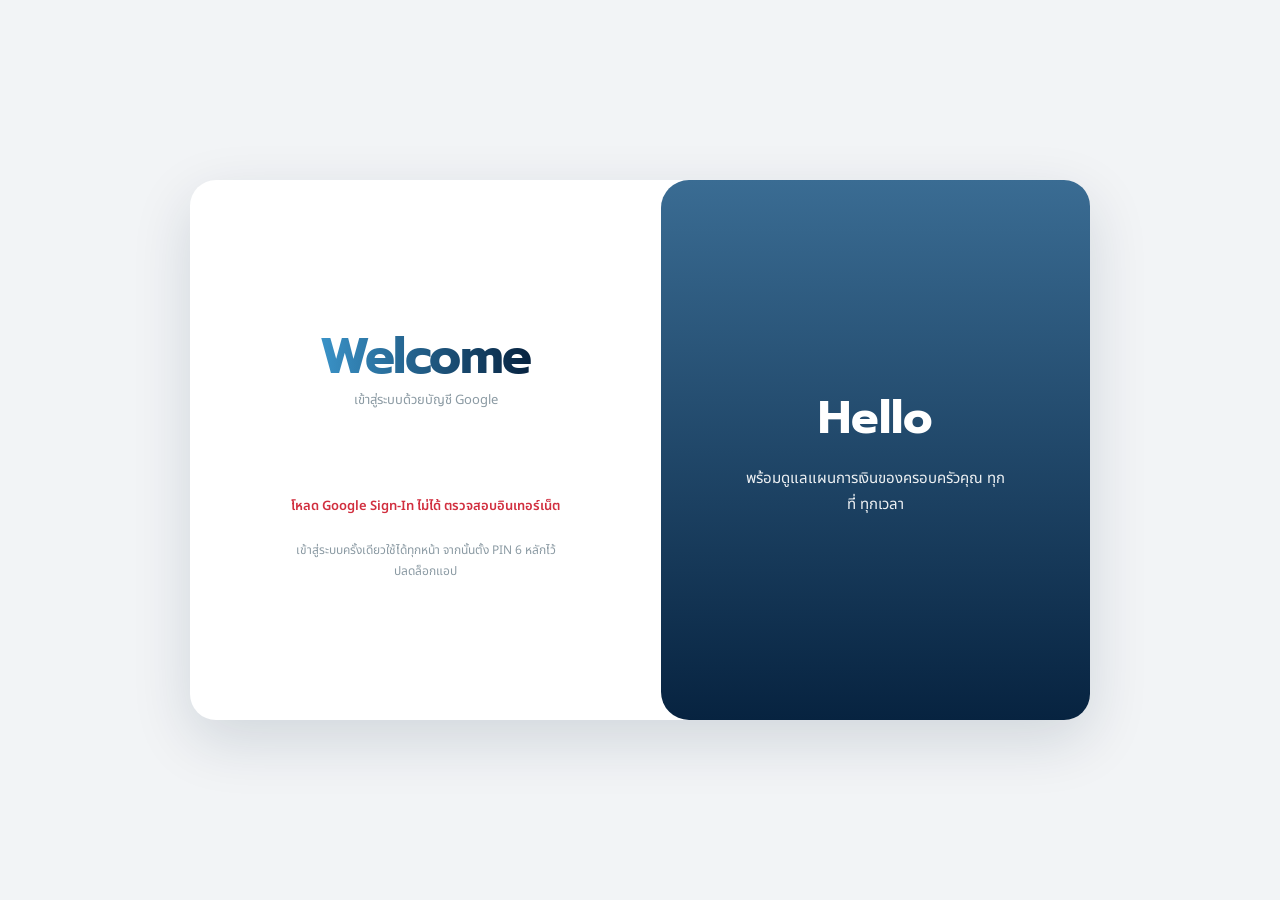
<file: index.html>
<!DOCTYPE html>
<html lang="th">
<head>
<meta charset="UTF-8">
<meta name="viewport" content="width=device-width, initial-scale=1, viewport-fit=cover">
<title>My Family Funds — เมนูหลัก</title>
<meta name="theme-color" content="#072340">
<link rel="manifest" href="manifest.json">
<link rel="apple-touch-icon" href="portfolio/icon-192.png">
<link rel="icon" href="portfolio/icon-192.png">
<link rel="preconnect" href="https://fonts.googleapis.com">
<link href="https://fonts.googleapis.com/css2?family=Prompt:wght@500;600;700&family=Noto+Sans+Thai:wght@400;500;600;700&display=swap" rel="stylesheet">
<link rel="stylesheet" href="shell.css">

<script src="themes.js"></script>
<style>
/* ===== หน้าแรกแบบใหม่ (เลื่อนได้) ===== */
.mff-home .mff-app{height:auto;min-height:100svh;display:block}
.mff-home .mff-hero-wrap{padding-bottom:48px}
.hm-menu{margin:-30px 16px 20px;position:relative;z-index:3;background:var(--surface);border:1px solid var(--line);border-radius:22px;padding:16px 10px 12px;display:grid;grid-template-columns:repeat(3,minmax(0,1fr));gap:14px 4px;box-shadow:var(--shadow-card)}
.hm-mt{grid-column:1/-1;margin:0 8px 2px;font:700 17px Prompt,sans-serif;color:var(--primary)}
.hm-mt small{display:block;font:400 11.5px 'Noto Sans Thai',sans-serif;color:var(--ink-soft);margin-top:2px}
.hm-menu a{display:flex;flex-direction:column;align-items:center;text-align:center;text-decoration:none;color:var(--ink);border-radius:16px;padding:4px 2px 6px}
.hm-menu a:active{background:var(--bg)}
.hm-ico{width:64px;height:64px;border-radius:50%;margin:0 0 8px;background:radial-gradient(circle at 30% 25%,var(--bg),var(--primary-soft) 70%);box-shadow:inset 0 0 0 1px var(--line);display:grid;place-items:center}
.hm-ico svg{width:36px;height:36px;stroke:var(--primary);stroke-width:1.6;fill:none;stroke-linecap:round;stroke-linejoin:round}
.hm-ico svg .ac{stroke:var(--primary-light)}
.hm-ico svg .fl{fill:color-mix(in srgb,var(--primary-light) 20%,transparent);stroke:var(--primary-light)}
.hm-menu strong{font:600 12.5px/1.35 Prompt,sans-serif}
.hm-menu small.s{font-size:9.5px;color:var(--ink-faint);margin-top:2px}
</style>
<style id="mff-no-flash">html{overscroll-behavior-y:contain;touch-action:manipulation}button,a,[role=button],.back{-webkit-tap-highlight-color:transparent;-webkit-touch-callout:none}button,[role=button],.back,.hm-menu a{-webkit-user-select:none;user-select:none}</style><script src="icon-system.js"></script></head>
<body class="mff-home">

<div class="mff-app">

  <div class="mff-hero-wrap">
    <div class="mff-topbar">
      <span></span>
      <div class="dots" aria-hidden="true">
        <svg viewBox="0 0 24 24" fill="none" stroke="currentColor" stroke-width="2"><circle cx="5" cy="12" r="1.4"/><circle cx="12" cy="12" r="1.4"/><circle cx="19" cy="12" r="1.4"/></svg>
      </div>
    </div>

    <div class="mff-hero">
      <p class="eyebrow" id="mffGreetLine">สวัสดี 👋</p>
      <h1>เลือกเมนูที่ต้องการ<br>ใช้งานได้เลย</h1>
    </div>

    <svg class="wave" viewBox="0 0 460 60" preserveAspectRatio="none" xmlns="http://www.w3.org/2000/svg">
      <path d="M0,30 C 80,55 160,10 240,28 C 320,46 400,15 460,32 L460,60 L0,60 Z" fill="#ffffff" opacity="0.07"/>
      <path d="M0,40 C 90,60 170,25 250,38 C 330,50 400,22 460,40 L460,60 L0,60 Z" fill="#ffffff" opacity="0.1"/>
    </svg>
  </div>



  <nav class="hm-menu" aria-label="เมนูหลัก">
    <div class="hm-mt">เมนูหลัก<small>เลือกฟังก์ชันที่ต้องการใช้งาน</small></div>
    <a href="bookshelf/index.html"><span class="hm-ico"><svg viewBox="0 0 24 24"><path class="fl" d="M4 4.5c0-.5.6-.9 1.3-.9H10a2 2 0 0 1 2 2V20a2 2 0 0 0-2-1.6H4z"/><path d="M20 4.5c0-.5-.6-.9-1.3-.9H14a2 2 0 0 0-2 2V20a2 2 0 0 1 2-1.6h6z"/><path class="ac" d="M7 8h2.5M7 11h2.5"/></svg></span><strong>My Bookshelf</strong><small class="s">คลังหนังสือ</small></a>
    <a href="calendar/index.html"><span class="hm-ico"><svg viewBox="0 0 24 24"><rect class="fl" x="3.5" y="5" width="17" height="15" rx="2.5"/><path d="M3.5 10h17M8 3v4M16 3v4"/><path class="ac" d="M8.5 14.5h.01M12 14.5h.01M15.5 14.5h.01M8.5 17h.01M12 17h.01"/></svg></span><strong>My Calendar</strong><small class="s">ปฏิทิน</small></a>
    <a href="diary/index.html"><span class="hm-ico"><svg viewBox="0 0 24 24"><path class="fl" d="M6.5 3.5h11a1 1 0 0 1 1 1v15a1 1 0 0 1-1 1h-11a1 1 0 0 1-1-1v-15a1 1 0 0 1 1-1z"/><path d="M9 3.5v17"/><path class="ac" d="M12.5 8.5H16M12.5 12H16"/></svg></span><strong>My Diary</strong><small class="s">บันทึกประจำวัน</small></a>
    <a href="tools/index.html"><span class="hm-ico"><svg viewBox="0 0 24 24"><path class="fl" d="M14.7 6.3a1 1 0 0 0 0 1.4l1.6 1.6a1 1 0 0 0 1.4 0l3.77-3.77a6 6 0 0 1-7.94 7.94l-6.91 6.91a2.12 2.12 0 0 1-3-3l6.91-6.91a6 6 0 0 1 7.94-7.94l-3.76 3.76z"/><path class="ac" d="M6.5 18.5h.01"/></svg></span><strong>My Tools</strong><small class="s">คำนวณ · สุขภาพ</small></a>
    <a href="money/index.html"><span class="hm-ico"><svg viewBox="0 0 24 24"><rect class="fl" x="3" y="6" width="18" height="13" rx="2.5"/><path d="M3 10h18"/><circle class="ac" cx="16.5" cy="14.5" r="1.3"/></svg></span><strong>My Money</strong><small class="s">สรุปรายรับรายจ่าย</small></a>
    <a href="notes/index.html"><span class="hm-ico"><svg viewBox="0 0 24 24"><path class="fl" d="M6 3.5h9l3.5 3.5V20a.5.5 0 0 1-.5.5H6a.5.5 0 0 1-.5-.5V4a.5.5 0 0 1 .5-.5z"/><path d="M14.5 3.5V7.5h4"/><path class="ac" d="M9 12h6M9 15.5h4"/></svg></span><strong>My Notes</strong><small class="s">โน้ต · To-do</small></a>
    <a href="my-plan/index.html"><span class="hm-ico"><svg viewBox="0 0 24 24"><rect class="fl" x="5" y="4" width="14" height="17" rx="2.5"/><path d="M9 4.5h6"/><path class="ac" d="M9 12.5l2 2 4-4.5M9 18h6"/></svg></span><strong>My Plan</strong><small class="s">ภาษี · เกษียณ</small></a>
    <a href="portfolio/index.html"><span class="hm-ico"><svg viewBox="0 0 24 24"><path d="M4 19V11M10 19V6M16 19v-6"/><path d="M3.5 19.5h17"/><path class="ac" d="M13 7l4-3 4 2.5M17 4v3.5h3.5"/></svg></span><strong>My Portfolio</strong><small class="s">พอร์ตกองทุน</small></a>
    <a href="profile/index.html"><span class="hm-ico"><svg viewBox="0 0 24 24"><circle class="fl" cx="12" cy="8" r="4"/><path class="ac" d="M4.5 20c0-3.8 3.4-6 7.5-6s7.5 2.2 7.5 6"/></svg></span><strong>My Profile</strong><small class="s">ข้อมูล · ครอบครัว · ธุรกรรม</small></a>
  </nav>
</div>

</div>

<nav class="mff-bottomnav">
  <a class="mff-navbtn active" href="index.html">
    <svg viewBox="0 0 24 24" fill="none" stroke="currentColor" stroke-width="1.9"><path d="M4 11.5 12 4l8 7.5"/><path d="M6 10v9a1 1 0 0 0 1 1h3v-6h4v6h3a1 1 0 0 0 1-1v-9"/></svg>
    หน้าแรก
  </a>
  <button type="button" class="mff-navbtn" id="navSearchBtn">
    <svg viewBox="0 0 24 24" fill="none" stroke="currentColor" stroke-width="1.9"><circle cx="11" cy="11" r="7"/><path d="m21 21-4.3-4.3"/></svg>
    ค้นหา
  </button>
  <button type="button" class="mff-navbtn" id="navNotifBtn">
    <svg viewBox="0 0 24 24" fill="none" stroke="currentColor" stroke-width="1.9"><path d="M18 8a6 6 0 0 0-12 0c0 5-2 6-2 6h16s-2-1-2-6"/><path d="M9.5 20a2.5 2.5 0 0 0 5 0"/></svg>
    <span id="notifBadge" class="mff-badge-dot" hidden></span>
    แจ้งเตือน
  </button>
  <a class="mff-navbtn" href="settings/index.html">
    <svg viewBox="0 0 24 24" fill="none" stroke="currentColor" stroke-width="1.9"><circle cx="12" cy="12" r="3"/><path d="M19.4 15a1.7 1.7 0 0 0 .3 1.9l.1.1a2 2 0 1 1-2.8 2.8l-.1-.1a1.7 1.7 0 0 0-1.9-.3 1.7 1.7 0 0 0-1 1.5V21a2 2 0 1 1-4 0v-.1a1.7 1.7 0 0 0-1-1.6 1.7 1.7 0 0 0-1.9.3l-.1.1a2 2 0 1 1-2.8-2.8l.1-.1a1.7 1.7 0 0 0 .3-1.9 1.7 1.7 0 0 0-1.5-1H3a2 2 0 1 1 0-4h.1a1.7 1.7 0 0 0 1.6-1 1.7 1.7 0 0 0-.3-1.9l-.1-.1a2 2 0 1 1 2.8-2.8l.1.1a1.7 1.7 0 0 0 1.9.3H9a1.7 1.7 0 0 0 1-1.5V3a2 2 0 1 1 4 0v.1a1.7 1.7 0 0 0 1 1.5 1.7 1.7 0 0 0 1.9-.3l.1-.1a2 2 0 1 1 2.8 2.8l-.1.1a1.7 1.7 0 0 0-.3 1.9V9a1.7 1.7 0 0 0 1.5 1H21a2 2 0 1 1 0 4h-.1a1.7 1.7 0 0 0-1.5 1z"/></svg>
    Setting
  </a>
</nav>

<script src="reminders.js"></script>
<script src="goals-core.js"></script>
<script src="config.js"></script>
<script src="admin-login.js"></script>
<script src="settings-store.js"></script>
<script src="data-safety.js"></script>
<script>
(function(){
  var h=new Date().getHours();
  var g=h<11?'อรุณสวัสดิ์ ☀️':h<17?'สวัสดีตอนบ่าย 👋':'สวัสดีตอนเย็น 🌙';
  var el=document.getElementById('mffGreetLine');
  if(el) el.textContent=g;
})();
if('serviceWorker' in navigator){
  window.addEventListener('load', function(){
    navigator.serviceWorker.register('sw.js').catch(function(){});
  });
}

/* ===================== ค้นหา + แจ้งเตือน (bottom nav) =====================
   ทั้งสองฟีเจอร์อ่านจาก localStorage cache ที่แต่ละโมดูลเก็บไว้ในเครื่องนี้
   (โมดูลไหนยังไม่เคยเปิดก็จะยังไม่มี cache — ถือว่ายังไม่มีข้อมูล) ไม่ยิง
   network เพิ่มและไม่ผูกกับ Google Sheets โดยตรง จึงเปิดได้เร็วและออฟไลน์ได้ */
(function(){
  'use strict';
  function esc(s){return String(s==null?'':s).replace(/[&<>'"]/g,function(c){return {'&':'&amp;','<':'&lt;','>':'&gt;',"'":'&#39;','"':'&quot;'}[c];});}
  function readJSON(key,fallback){ try{ var raw=localStorage.getItem(key); return raw?JSON.parse(raw):fallback; }catch(e){ return fallback; } }

  function openSheet(title,bodyHtml){
    closeSheet();
    var o=document.createElement('div'); o.className='mff-sheet-overlay'; o.id='mffSheetOverlay';
    o.innerHTML='<div class="mff-sheet-card">'+
      '<div class="mff-sheet-head"><h3>'+esc(title)+'</h3><button type="button" class="mff-sheet-close" id="mffSheetCloseBtn">×</button></div>'+
      '<div class="mff-sheet-body" id="mffSheetBody">'+bodyHtml+'</div>'+
    '</div>';
    document.body.appendChild(o);
    o.addEventListener('click',function(e){ if(e.target===o) closeSheet(); });
    document.getElementById('mffSheetCloseBtn').onclick=closeSheet;
    return o;
  }
  function closeSheet(){ var o=document.getElementById('mffSheetOverlay'); if(o) o.remove(); }

  /* ---------- ค้นหา ---------- */
  function monthLabelTH(key){
    var THAI_MONTHS=['มกราคม','กุมภาพันธ์','มีนาคม','เมษายน','พฤษภาคม','มิถุนายน','กรกฎาคม','สิงหาคม','กันยายน','ตุลาคม','พฤศจิกายน','ธันวาคม'];
    var parts=String(key||'').split('-'); var y=Number(parts[0]),m=Number(parts[1]);
    if(!y||!m) return key||'';
    return THAI_MONTHS[m-1]+' '+(y+543);
  }
  function collectSearchIndex(){
    var groups=[];

    var profiles=readJSON('mff_profiles_cache_v1',null);
    if(Array.isArray(profiles)){
      groups.push({key:'profile',title:'My Profile',icon:'👤',href:'profile/family.html',
        items:profiles.map(function(p){ return {label:((p.firstName||'')+' '+(p.lastName||'')).trim()||'(ไม่มีชื่อ)', sub:p.relation||p.phone||''}; })});
    }

    var biz=readJSON('mff_business_cache_v1',null);
    if(Array.isArray(biz)){
      groups.push({key:'business',title:'My Business',icon:'💼',href:'profile/business.html',
        items:biz.map(function(b){ return {label:b.name||'(รายการ)', sub:(b.kind==='debt'?'หนี้สิน':'สินทรัพย์')+(b.creditor?' · '+b.creditor:'')+(b.owner?' · '+b.owner:'')}; })});
    }

    var portfolio=readJSON('khlangthun_portfolio_oldui_latest_v4',null);
    if(portfolio && Array.isArray(portfolio.funds)){
      groups.push({key:'portfolio',title:'My Portfolio',icon:'📊',href:'portfolio/index.html',
        items:portfolio.funds.map(function(f){ return {label:f.name||f.id||'(กองทุน)', sub:f.owner?('เจ้าของ: '+f.owner):''}; })});
    }

    var books=readJSON('mff_bookshelf_cache_v1',null);
    if(Array.isArray(books)){
      groups.push({key:'bookshelf',title:'My Bookshelf',icon:'📚',href:'bookshelf/index.html',
        items:books.map(function(b){ return {label:b.title||'(ไม่มีชื่อ)', sub:b.status||''}; })});
    }

    var nts=readJSON('mff_notes_cache_v1',null);
    if(Array.isArray(nts)){
      groups.push({key:'notes',title:'My Notes',icon:'📝',href:'notes/index.html',
        items:nts.filter(function(n){return !n.archived}).map(function(n){ return {label:n.title||(n.body||'').slice(0,30)||'(โน้ต)', sub:n.kind==='check'?'เช็กลิสต์':(n.due||'')}; })});
    }
    var wl=readJSON('mff_wishlist_cache_v1',null);
    if(Array.isArray(wl)){
      groups.push({key:'wishlist',title:'Wish List หนังสือ',icon:'🛒',href:'bookshelf/index.html',
        items:wl.map(function(w){ return {label:w.title||'(หนังสือ)', sub:(w.author?w.author+' · ':'')+(w.status==='bought'?'ซื้อแล้ว':'รอซื้อ')}; })});
    }
    var gls=readJSON('mff_goals_cache_v1',null);
    if(Array.isArray(gls)){
      groups.push({key:'goals',title:'My Goals',icon:'🎯',href:'goals/index.html',
        items:gls.map(function(g){ return {label:g.title||'(เป้าหมาย)', sub:'ปี '+g.year}; })});
    }

    var money=readJSON('mff_money_cache_v3',null);
    if(Array.isArray(money)){
      var seen={}, uniq=[];
      money.forEach(function(t){
        var k=(t.category||'')+'|'+(t.type||'');
        if(t.category && !seen[k]){ seen[k]=true; uniq.push({label:t.category, sub:monthLabelTH(t.month)+' • ฿'+(Number(t.amount)||0).toLocaleString('th-TH')}); }
      });
      groups.push({key:'money',title:'My Money',icon:'💰',href:'money/monthly.html',items:uniq});
    }

    return groups;
  }
  function renderSearchResults(term){
    var groups=collectSearchIndex();
    var hasAnyCache=groups.length>0;
    term=(term||'').trim().toLowerCase();
    var resultsEl=document.getElementById('mffSearchResults');
    if(!resultsEl) return;
    if(!term){
      resultsEl.innerHTML='<div class="mff-search-empty">พิมพ์ชื่อคน เบอร์โทร กองทุน หนังสือ หรือหมวดรายจ่าย เพื่อค้นหาในทุกโมดูล'+(hasAnyCache?'':'<br><br>ยังไม่มีข้อมูลให้ค้นหา — ลองเปิดใช้งานแต่ละโมดูลก่อนสักครั้ง')+'</div>';
      return;
    }
    var html='', found=0;
    groups.forEach(function(g){
      var matches=g.items.filter(function(it){ return (it.label||'').toLowerCase().indexOf(term)!==-1 || (it.sub||'').toLowerCase().indexOf(term)!==-1; }).slice(0,8);
      if(!matches.length) return;
      found+=matches.length;
      html+='<div class="mff-search-group"><h4>'+esc(g.title)+'</h4>'+
        matches.map(function(it){
          return '<a class="mff-search-item" href="'+g.href+'"><span class="ic">'+g.icon+'</span><span class="tx"><b>'+esc(it.label)+'</b>'+(it.sub?'<span>'+esc(it.sub)+'</span>':'')+'</span></a>';
        }).join('')+
      '</div>';
    });
    resultsEl.innerHTML=found?html:'<div class="mff-search-empty">ไม่พบรายการที่ตรงกับ "'+esc(term)+'"</div>';
  }
  var contactSeq=0;
  function searchContacts(term){
    var seq=++contactSeq,resultsEl=document.getElementById('mffSearchResults');
    term=(term||'').trim();
    if(!resultsEl||term.length<2||!window.MFFAuth||!MFFAuth.call) return;
    var box=document.createElement('div');box.className='mff-search-group';box.id='mffContactBox';
    box.innerHTML='<h4>รายชื่อติดต่อ (Google Contacts)</h4><div class="mff-search-empty" style="padding:8px 0">กำลังค้นหา…</div>';
    resultsEl.appendChild(box);
    MFFAuth.call('searchContacts',{q:term}).then(function(r){
      var inp=document.getElementById('mffSearchInput');
      if(seq!==contactSeq||!inp||inp.value.trim()!==term||!document.getElementById('mffContactBox')) return;
      var b=document.getElementById('mffContactBox'),rows='';
      if(r&&r.ok){
        (r.items||[]).forEach(function(c){
          (c.phones&&c.phones.length?c.phones:['']).forEach(function(p){
            var tel=p.replace(/[^\d+]/g,'');
            rows+='<a class="mff-search-item" '+(tel?'href="tel:'+esc(tel)+'"':'')+'><span class="ic">📞</span><span class="tx"><b>'+esc(c.name||p)+'</b>'+(p&&c.name?'<span>'+esc(p)+'</span>':'')+'</span></a>';
          });
        });
        if(!rows){ b.innerHTML='<h4>รายชื่อติดต่อ (Google Contacts)</h4><div class="mff-search-empty" style="padding:8px 0">ไม่พบในรายชื่อติดต่อ</div>'; return; }
        var emp=resultsEl.querySelector(':scope > .mff-search-empty'); if(emp) emp.remove();
        b.innerHTML='<h4>รายชื่อติดต่อ (Google Contacts)</h4>'+rows;
      }else{
        b.innerHTML='<h4>รายชื่อติดต่อ (Google Contacts)</h4><div class="mff-search-empty" style="padding:8px 0;font-size:11.5px">ค้นหารายชื่อไม่ได้: '+esc((r&&r.error)||'ไม่ทราบสาเหตุ')+'</div>';
      }
    }).catch(function(){ var b=document.getElementById('mffContactBox'); if(b&&seq===contactSeq) b.remove(); });
  }
  function openSearch(){
    openSheet('ค้นหา',
      '<div class="mff-search-box">'+
        '<svg viewBox="0 0 24 24" fill="none" stroke="currentColor" stroke-width="2"><circle cx="11" cy="11" r="7"/><path d="m21 21-4.3-4.3"/></svg>'+
        '<input id="mffSearchInput" placeholder="ค้นหาคน กองทุน หนังสือ รายจ่าย เบอร์โทร..." autocomplete="off">'+
      '</div><div id="mffSearchResults"></div>');
    var input=document.getElementById('mffSearchInput');
    var timer=null;
    input.addEventListener('input',function(){ clearTimeout(timer); var v=input.value; timer=setTimeout(function(){ renderSearchResults(v); searchContacts(v); },200); });
    renderSearchResults('');
    setTimeout(function(){ input.focus(); },150);
  }

  /* ---------- แจ้งเตือน ---------- */
  function monthKeyNow(){ var d=new Date(); return d.getFullYear()+'-'+String(d.getMonth()+1).padStart(2,'0'); }
  function buildNotifications(){
    var list=[];
    try{ window.MFFSettings&&MFFSettings.hydrate(); }catch(e){}

    var sheetsConnected = localStorage.getItem('google_sheets_connected')==='1';
    if(!sheetsConnected){
      list.push({level:'warn', icon:'⚠️', title:'ยังไม่ได้เชื่อมต่อ Google Sheets',
        text:'ข้อมูลจะถูกเก็บในเครื่องนี้เท่านั้น ไปเชื่อมต่อได้จากหน้าโมดูลใดก็ได้ (ปุ่ม "เชื่อมต่อ")', href:null});
    }

    var money=readJSON('mff_money_cache_v3',null);
    if(Array.isArray(money)){
      var mk=monthKeyNow();
      var hasThisMonth=money.some(function(t){ return t.month===mk; });
      if(!hasThisMonth){
        list.push({level:'warn', icon:'💰', title:'ยังไม่ได้บันทึกรายรับ-รายจ่ายเดือนนี้',
          text:'ไปกรอกข้อมูลเดือนนี้ที่ My Money ได้เลย', href:'money/monthly.html', hrefLabel:'ไปที่ My Money →'});
      }
    }

    var profiles=readJSON('mff_profiles_cache_v1',null);
    if(Array.isArray(profiles) && profiles.length===0){
      list.push({level:'info', icon:'👤', title:'ยังไม่มีข้อมูลสมาชิกครอบครัว',
        text:'เพิ่มสมาชิกคนแรกได้ที่ My Profile', href:'profile/family.html', hrefLabel:'ไปที่ My Profile →'});
    }

    var portfolio=readJSON('khlangthun_portfolio_oldui_latest_v4',null);
    if(portfolio && Array.isArray(portfolio.funds) && portfolio.funds.length===0){
      list.push({level:'info', icon:'📊', title:'ยังไม่มีกองทุนในพอร์ต',
        text:'เพิ่มกองทุนแรกได้ที่ My Portfolio', href:'portfolio/index.html', hrefLabel:'ไปที่ My Portfolio →'});
    }

    var books=readJSON('mff_bookshelf_cache_v1',null);
    if(Array.isArray(books) && books.length===0){
      list.push({level:'info', icon:'📚', title:'ชั้นหนังสือยังว่างอยู่',
        text:'เพิ่มหนังสือเล่มแรกได้ที่ My Bookshelf', href:'bookshelf/index.html', hrefLabel:'ไปที่ My Bookshelf →'});
    }

    // เอกสารใกล้หมดอายุ (จาก My Profile)
    try{
      var ppl=readJSON('mff_profiles_cache_v1',[]), today=new Date(); today.setHours(0,0,0,0);
      var TM=['ม.ค.','ก.พ.','มี.ค.','เม.ย.','พ.ค.','มิ.ย.','ก.ค.','ส.ค.','ก.ย.','ต.ค.','พ.ย.','ธ.ค.'], due=[];
      (Array.isArray(ppl)?ppl:[]).forEach(function(pp){
        (Array.isArray(pp.documents)?pp.documents:[]).forEach(function(d){
          var m=/^(\d{4})-(\d{2})-(\d{2})$/.exec(d&&d.expiry||''); if(!m) return;
          var days=Math.round((new Date(+m[1],+m[2]-1,+m[3])-today)/86400000);
          if(days<=60) due.push({days:days,who:pp.firstName||'สมาชิก',type:d.type||'เอกสาร',date:(+m[3])+' '+TM[+m[2]-1]+' '+(+m[1]+543)});
        });
      });
      due.sort(function(a,b){return a.days-b.days}).slice(0,5).forEach(function(x){
        list.push({level:x.days<=30?'warn':'info', icon:'🪪',
          title:x.who+' · '+x.type+(x.days<0?' หมดอายุแล้ว '+Math.abs(x.days)+' วัน':x.days===0?' หมดอายุวันนี้':' จะหมดอายุใน '+x.days+' วัน'),
          text:'ครบกำหนด '+x.date+' — ต่ออายุก่อนครบกำหนด', href:'profile/family.html', hrefLabel:'เปิด My Profile →'});
      });
    }catch(e){}

    // หนี้สินใกล้ครบกำหนดชำระ (จาก My Business)
    try{
      var biz2=readJSON('mff_business_cache_v1',[]), now0=new Date(); now0.setHours(0,0,0,0);
      (Array.isArray(biz2)?biz2:[]).forEach(function(b){
        var dd=parseInt(b&&b.dueDay,10); if(b.kind!=='debt'||!(dd>=1&&dd<=31)||!(Number(b.balance)>0)) return;
        var d=new Date(now0.getFullYear(),now0.getMonth(),dd); if(d<now0) d=new Date(now0.getFullYear(),now0.getMonth()+1,dd);
        var days=Math.round((d-now0)/86400000); if(days>3) return;
        list.push({level:days<=1?'warn':'info',icon:'🧾',title:(b.name||'หนี้สิน')+(days===0?' ครบกำหนดชำระวันนี้':' ครบกำหนดชำระใน '+days+' วัน'),
          text:(Number(b.monthly)?'งวดละ ฿'+Number(b.monthly).toLocaleString('th-TH')+' · ':'')+'ทุกวันที่ '+dd+' ของเดือน',href:'profile/business.html',hrefLabel:'เปิด My Business →'});
      });
    }catch(e){}

    // หนังสือที่ให้ยืม ใกล้ครบกำหนด/เกินกำหนด (จาก My Bookshelf)
    try{
      var shelf=readJSON('mff_bookshelf_cache_v1',[]), t0=new Date(); t0.setHours(0,0,0,0);
      var BM=['ม.ค.','ก.พ.','มี.ค.','เม.ย.','พ.ค.','มิ.ย.','ก.ค.','ส.ค.','ก.ย.','ต.ค.','พ.ย.','ธ.ค.'], lend=[];
      (Array.isArray(shelf)?shelf:[]).forEach(function(bk){
        var m=/^(\d{4})-(\d{2})-(\d{2})$/.exec(bk&&bk.dueDate||''); if(!bk.borrower||!m) return;
        var days=Math.round((new Date(+m[1],+m[2]-1,+m[3])-t0)/86400000);
        if(days<=3) lend.push({days:days,title:bk.title||'หนังสือ',who:bk.borrower,date:(+m[3])+' '+BM[+m[2]-1]+' '+(+m[1]+543)});
      });
      lend.sort(function(a,b){return a.days-b.days}).slice(0,4).forEach(function(x){
        list.push({level:x.days<0?'warn':'info', icon:'📚',
          title:x.who+' ยืม "'+x.title+'" '+(x.days<0?'เกินกำหนด '+Math.abs(x.days)+' วัน':x.days===0?'ครบกำหนดวันนี้':'ครบกำหนดใน '+x.days+' วัน'),
          text:'กำหนดคืน '+x.date, href:'bookshelf/index.html', hrefLabel:'เปิด My Bookshelf →'});
      });
    }catch(e){}

    try{ if(window.MFFRem){ MFFRem.upcoming().filter(function(x){return x.soon}).forEach(function(x){
      list.push({level:x.days<=1?'warn':'info',icon:x.r.type==='dca'?'📈':'🧾',
        title:(x.r.type==='dca'?'ถึงรอบ DCA: ':'ใกล้ครบกำหนดชำระ: ')+x.r.name+' ('+MFFRem.label(x)+')',
        text:(x.r.amount?'฿'+Number(x.r.amount).toLocaleString('th-TH')+' · ':'')+'กำหนด '+x.date.toLocaleDateString('th-TH',{day:'numeric',month:'short',year:'numeric'}),
        href:'settings/index.html#reminders',hrefLabel:'จัดการการแจ้งเตือน →'});
    }); } }catch(e){}

    // Sync queue: แจ้งเตือนสิ่งที่แก้ไว้ตอน Offline และยังรอขึ้น Google Sheets
    try{
      var q=window.MFFDataSafety?.exportQueue?.()||[];
      if(Array.isArray(q) && q.length){
        list.push({level:'warn',icon:'☁️',title:'มีข้อมูลรอ Sync '+q.length+' รายการ',
          text:'ข้อมูลบางรายการยังไม่ได้ขึ้น Google Sheets — เปิด Setting เพื่อตรวจและ Sync',href:'settings/index.html',hrefLabel:'ไปที่ Setting →'});
      }
    }catch(e){}

    if(localStorage.getItem('mff_auto_sync_online_v1')==='0'){
      list.push({level:'info',icon:'⚡',title:'Auto Sync ถูกปิดอยู่',
        text:'เมื่อกลับมา Online ระบบจะไม่ Sync ให้อัตโนมัติ',href:'settings/index.html',hrefLabel:'เปิด Auto Sync →'});
    }

    if(localStorage.getItem('mff_retirement_latest_experiment_v1')){
      try{
        var rr=JSON.parse(localStorage.getItem('mff_retirement_latest_experiment_v1'));
        var rd=rr&&rr.savedAt?new Date(rr.savedAt):null;
        list.push({level:'info',icon:'🎯',title:'มีการทดลองแผนเกษียณที่บันทึกล่าสุด',
          text:rd?'บันทึกล่าสุด '+rd.toLocaleString('th-TH',{dateStyle:'medium',timeStyle:'short'}):'มีข้อมูลการทดลองเกษียณที่บันทึกไว้',href:'portfolio/index.html',hrefLabel:'เปิด Retirement →'});
      }catch(e){}
    }

    return list;
  }
  function renderNotifBadge(){
    var list=buildNotifications();
    var badge=document.getElementById('notifBadge');
    if(!badge) return;
    if(list.length){ badge.hidden=false; badge.textContent=list.length>9?'9+':String(list.length); }
    else { badge.hidden=true; }
  }
  function openNotifications(){
    var list=buildNotifications();
    var html = list.length
      ? list.map(function(n){
          return '<div class="mff-notif-item '+(n.level==='warn'?'warn':'info')+'"><span class="ic">'+n.icon+'</span><span class="tx"><b>'+esc(n.title)+'</b><span>'+esc(n.text)+'</span>'+(n.href?('<br><a href="'+n.href+'">'+esc(n.hrefLabel||'ไปที่หน้านั้น →')+'</a>'):'')+'</span></div>';
        }).join('')
      : '<div class="mff-notif-empty">ไม่มีการแจ้งเตือนใหม่ 🎉</div>';
    openSheet('แจ้งเตือน', html);
  }

  document.getElementById('navSearchBtn').addEventListener('click', openSearch);
  document.getElementById('navNotifBtn').addEventListener('click', openNotifications);
  renderNotifBadge(); try{window.MFFRem&&MFFRem.fire()}catch(e){}
  window.addEventListener('storage', renderNotifBadge);
})();
</script>

<script>
(function(){
  'use strict';
})();
</script>

</body>
</html>
</file>
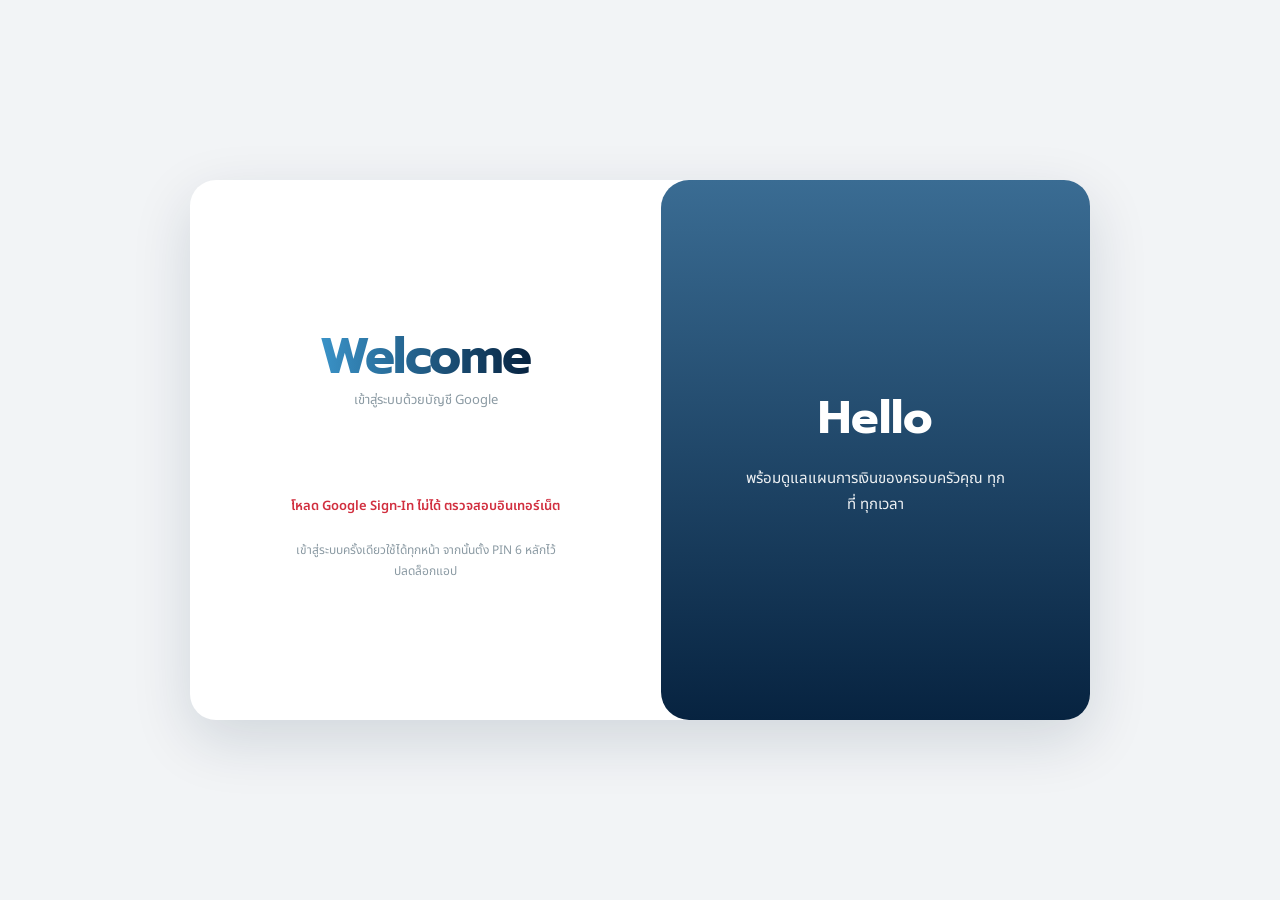
<file: bookshelf/index.html>
<!DOCTYPE html>
<html lang="th">
<head>
<meta charset="UTF-8">
<meta name="viewport" content="width=device-width, initial-scale=1, viewport-fit=cover">
<title>My Bookshelf — My Family Funds</title>
<meta name="theme-color" content="#072340">
<link rel="preconnect" href="https://fonts.googleapis.com">
<link href="https://fonts.googleapis.com/css2?family=Prompt:wght@500;600;700&family=Noto+Sans+Thai:wght@400;500;600;700&display=swap" rel="stylesheet">
<link rel="stylesheet" href="../shell.css">
<script src="../data-safety.js"></script>
<script src="https://accounts.google.com/gsi/client" async defer></script>
<script src="../themes.js"></script>
<style>
/* My bookshelf: ทุกแถว/สัญลักษณ์/เป้าหมายการอ่าน ขนาดกะทัดรัดเท่า Wish List */
.mff-shelf{padding:10px 12px 8px}
.mff-shelf-head{margin-bottom:4px}
.mff-shelf-head h4{font-size:13.5px}
.mff-book-row{gap:6px;padding:5px 0}
.mff-book-row .b-icon{width:26px;height:26px;border-radius:7px}
.mff-book-row .b-icon svg{width:14px;height:14px}
.mff-book-row .b-title{font-size:13px;line-height:1.3}
.mff-book-row .b-edit,.mff-book-row .b-del{width:30px;height:30px;padding:0;font-size:12px;border-radius:7px}
.mbk-meta{margin-top:3px;gap:3px}
.mbk-prog{font-size:10.5px;gap:6px}
.mbk-goal{padding:8px 12px;border-radius:16px}
.mbk-goal-top{font-size:12.5px}
.mbk-goal-edit{padding:3px 10px;font-size:11px}
.mbk-goal-num{font-size:11.5px;margin-top:2px}
.mbk-goal-num span{font-size:17px}
.mbk-bar.big{height:6px;margin-top:5px}
.mbk-goal-set{padding:7px;font-size:12.5px;border-radius:12px}

/* Thai online book discovery */
.mbk-online-search{margin:16px 0 18px;padding:14px;background:var(--surface);border:1px solid var(--line);border-radius:16px}
.mbk-online-search h3{font-size:16px;color:var(--ink)}
.mbk-online-note,.mbk-online-status{font-size:12px;color:var(--ink-soft);line-height:1.6}
.mbk-store-links{display:flex;flex-wrap:wrap;gap:7px;margin:10px 0}
.mbk-store-link{display:inline-flex;align-items:center;padding:7px 10px;border:1px solid var(--line);border-radius:999px;color:var(--primary);text-decoration:none;font-size:12px;background:var(--bg)}
.mbk-online-results{display:grid;grid-template-columns:1fr;gap:10px;margin-top:10px}
.mbk-online-card{display:flex;gap:12px;padding:10px;border:1px solid var(--line);border-radius:13px;background:var(--bg);min-width:0}
.mbk-online-cover{width:76px;height:108px;object-fit:contain;flex:none;border-radius:7px;background:var(--surface)}
.mbk-online-no-cover{display:grid;place-items:center;font-size:28px}
.mbk-online-info{min-width:0;flex:1;font-size:13px;line-height:1.5}
.mbk-online-info>b{display:block;color:var(--ink);font-size:14px}
.mbk-online-meta,.mbk-online-source{font-size:11.5px;color:var(--ink-soft);overflow-wrap:anywhere;margin-top:3px}
.mbk-online-source{color:var(--primary)}
.mbk-online-actions{display:flex;align-items:center;gap:12px;flex-wrap:wrap;margin-top:8px}
.mbk-online-actions .mff-btn{min-height:34px;padding:6px 10px;font-size:12px}
.mbk-online-actions a{font-size:12px;color:var(--primary);text-decoration:none}
@media(min-width:760px){.mbk-online-results{grid-template-columns:repeat(2,minmax(0,1fr))}.mbk-online-card{min-height:128px}}
</style>
<style id="mff-no-flash">html{overscroll-behavior-y:contain;touch-action:manipulation}button,a,[role=button],.back{-webkit-tap-highlight-color:transparent;-webkit-touch-callout:none}button,[role=button],.back,.hm-menu a{-webkit-user-select:none;user-select:none}</style><script src="../icon-system.js"></script></head>
<body>

<div class="mff-app" style="padding-bottom:20px">

  <div class="mff-hero-wrap" style="padding-bottom:20px;border-radius:0 0 28px 28px">
    <div class="mff-topbar">
      <a class="back" href="../index.html" id="topBack">
        <svg viewBox="0 0 24 24" fill="none" stroke="currentColor" stroke-width="2.2"><path d="M15 5 8 12l7 7"/></svg>
        หน้าแรก
      </a>
      <span></span>
    </div>
    <div class="mff-hero" style="padding-top:0">
      <p class="eyebrow" style="margin-bottom:2px">My Bookshelf</p>
      <h1 style="font-size:19px;white-space:nowrap">คลังหนังสือครอบครัว</h1>
    </div>
  </div>

  <div id="sheetsBanner"></div>
  <div id="viewRoot"></div>

</div>

<script src="../config.js"></script>
<script src="../admin-login.js"></script>
<script src="../settings-store.js"></script>
<script src="../portfolio/auth-open.js"></script>
<script>
(function(){
'use strict';

const SHELVES=[
  {key:'reading', title:'หนังสือที่กำลังอ่าน', icon:'📖'},
  {key:'queued', title:'หนังสือที่รออ่าน', icon:'🕒'},
  {key:'finished', title:'หนังสืออ่านจบแล้ว', icon:'✅'},
];

/* ===================== Google Sheets sync — save shelf lists to a
   separate "BookshelfItems" tab in the same spreadsheet ===================== */
const SHEETS_SCOPE='https://www.googleapis.com/auth/spreadsheets';
const DRIVE_SCOPE='https://www.googleapis.com/auth/drive.readonly';
const CACHE_KEY='mff_bookshelf_cache_v1';
const SEARCH_CACHE_KEY='mff_bookshelf_search_cache_v2';
const BOOK_META_CACHE_KEY='mff_bookshelf_meta_cache_v1';
const TAB='BookshelfItems';
const WISH_KEY='mff_wishlist_cache_v1', WISH_DIRTY='mff_sync_dirty_v1_wishlist';
const HEADERS=['ID','Title','Status','DriveFileId','DriveFileName','MimeType','Size','WebViewLink','AddedAt','UpdatedAt','Progress','Borrower','DueDate','FinishedAt'];

let sheetsToken=null, sheetsTokenExpiresAt=0, sheetsClient=null;
let driveToken=null, driveTokenExpiresAt=0, driveClient=null;
let sheetId=localStorage.getItem('google_sheet_id')||'';
let wishes=[], wishYear=new Date().getFullYear();
let books=[]; // {id,title,status,driveFileId,driveFileName,mimeType,size,webViewLink,addedAt,updatedAt}
let view={mode:'home'}; // 'home' | 'search'
let searchResults=[];
let onlineBookResults=[];
let onlineSearchMessage='';
let onlineSearchBusy=false;
let lastBookSearchTerm='';
let searchTimer=null;
let selectedFileIds=new Set();

function getGoogleClientId(){return localStorage.getItem('google_client_id')||'';}
function esc(s){return String(s??'').replace(/[&<>'"]/g,c=>({'&':'&amp;','<':'&lt;','>':'&gt;',"'":'&#39;','"':'&quot;'}[c]));}
function uuid(){return 'b_'+Date.now().toString(36)+'_'+Math.random().toString(36).slice(2,9);}
function fmtSize(bytes){
  bytes=Number(bytes)||0;
  if(!bytes) return '';
  if(bytes<1024*1024) return Math.round(bytes/1024)+' KB';
  return (bytes/1024/1024).toFixed(1)+' MB';
}
function toast(msg){
  let t=document.getElementById('mffToast');
  if(!t){ t=document.createElement('div'); t.id='mffToast';
    t.style.cssText='position:fixed;left:50%;bottom:30px;transform:translateX(-50%);background:#14211D;color:#fff;padding:10px 16px;border-radius:999px;font-size:12.5px;z-index:6500;opacity:0;transition:opacity .2s;max-width:85vw;text-align:center';
    document.body.appendChild(t);
  }
  t.textContent=msg; t.style.opacity='1';
  clearTimeout(toast._tm); toast._tm=setTimeout(()=>{t.style.opacity='0';},2600);
}

/* ===================== tiny modal helper ===================== */
function modal(title, bodyHtml, buttons){
  closeModal();
  const d=document.createElement('div');
  d.id='mffModal';
  d.style.cssText='position:fixed;inset:0;z-index:5000;background:rgba(20,33,29,.45);display:flex;align-items:flex-end;justify-content:center';
  d.innerHTML=`<div style="width:100%;max-width:460px;max-height:80vh;background:var(--bg);border-radius:22px 22px 0 0;display:flex;flex-direction:column;overflow:hidden">
    <h3 style="margin:0;padding:18px 20px 10px;font-size:16px;flex:none">${esc(title)}</h3>
    <div id="mffModalBody" style="flex:1;min-height:0;overflow-y:auto;padding:0 20px">${bodyHtml}</div>
    <div style="display:flex;gap:10px;flex:none;padding:14px 20px calc(16px + env(safe-area-inset-bottom,0px))" id="mffModalBtns"></div>
  </div>`;
  document.body.appendChild(d);
  const btnWrap=document.getElementById('mffModalBtns');
  buttons.forEach(b=>{
    const btn=document.createElement('button');
    btn.className='mff-btn '+(b.ghost?'mff-btn-ghost':'mff-btn-primary'); btn.style.minWidth='0'; btn.style.flex='1';
    btn.textContent=b.label;
    btn.onclick=b.onClick;
    btnWrap.appendChild(btn);
  });
  d.addEventListener('click',e=>{ if(e.target===d) closeModal(); });
}
function closeModal(){ document.getElementById('mffModal')?.remove(); }

/* ===================== Google Sheets sync (same pattern as other modules) ===================== */
function sheetHeaders(extra){return Object.assign({'Authorization':'Bearer '+sheetsToken},extra||{});}
function ensureSheetsClient(cid){
  if(!window.google?.accounts?.oauth2){toast('Google API ยังโหลดไม่เสร็จ ลองใหม่อีกครั้ง');return null;}
  if(!sheetsClient||sheetsClient._cid!==cid){
    sheetsClient=google.accounts.oauth2.initTokenClient({client_id:cid,scope:SHEETS_SCOPE,callback:async r=>{
      if(r.error){toast('เชื่อมต่อ Google Sheets ไม่สำเร็จ');return;}if(!google.accounts.oauth2.hasGrantedAllScopes(r,'https://www.googleapis.com/auth/spreadsheets')){toast('ยังไม่ได้ติ๊กสิทธิ์ Google Sheets — กรุณาเชื่อมต่อใหม่และอนุญาตทุกช่อง');return;}
      sheetsToken=r.access_token;
      sheetsTokenExpiresAt=Date.now()+Math.max(60,(Number(r.expires_in)||3600)-60)*1000;
      window.MFFGoogleSession?.saveSheetsToken(sheetsToken,sheetsTokenExpiresAt);
      localStorage.setItem('google_sheets_connected','1');
      renderSheetsBanner();
      if(sheetsClient._mffResolve){const rr=sheetsClient._mffResolve;sheetsClient._mffResolve=null;rr(true);}
      render(); toast('เชื่อมต่อ Google Sheets แล้ว • ยังไม่ดึงข้อมูลอัตโนมัติ');
    }});
    sheetsClient._cid=cid;
  }
  return sheetsClient;
}
async function ensureSheetsAccess(interactive=true){
  if(sheetsToken && Date.now()<sheetsTokenExpiresAt) return true;
  const cached=window.MFFGoogleSession?.getSheetsToken();
  if(cached?.token){ sheetsToken=cached.token; sheetsTokenExpiresAt=cached.expiresAt; return true; }
  if(!interactive) return false;
  const cid=getGoogleClientId(); if(!cid||!sheetId) return false;
  const c=ensureSheetsClient(cid); if(!c) return false;
  // No silent OAuth here: navigation/module load must never trigger Google authorization.
  // If the session token is absent/expired, the user must explicitly reconnect from Settings.
  return false;
}
async function sheetsApi(url,opts={}){
  if(!sheetsToken) throw new Error('Google Sheets ยังไม่ได้รับสิทธิ์');
  const r=await fetch(url,Object.assign({headers:sheetHeaders({'Content-Type':'application/json'})},opts));
  if(r.status===401||r.status===403){localStorage.removeItem('google_sheets_connected');window.MFFGoogleSession?.clearSheetsToken();sheetsToken=null;throw new Error('สิทธิ์หมดอายุ กรุณาเชื่อมต่อใหม่');}
  if(!r.ok)throw new Error(await r.text());
  return r.json();
}
async function ensureBookshelfTab(){
  const meta=await sheetsApi(`https://sheets.googleapis.com/v4/spreadsheets/${encodeURIComponent(sheetId)}?fields=sheets.properties`);
  const titles=(meta.sheets||[]).map(s=>s.properties.title);
  if(!titles.includes(TAB)){
    await sheetsApi(`https://sheets.googleapis.com/v4/spreadsheets/${encodeURIComponent(sheetId)}:batchUpdate`,{method:'POST',body:JSON.stringify({requests:[{addSheet:{properties:{title:TAB}}}]})});
    await sheetsApi(`https://sheets.googleapis.com/v4/spreadsheets/${encodeURIComponent(sheetId)}/values/${TAB}!A1?valueInputOption=USER_ENTERED`,{method:'PUT',body:JSON.stringify({range:`${TAB}!A1`,majorDimension:'ROWS',values:[HEADERS]})});
  }
}
function mergeById(localList, remoteList){
  const map=new Map();
  remoteList.forEach(r=>map.set(r.id, r));
  localList.forEach(l=>{
    const r=map.get(l.id);
    if(!r){ map.set(l.id, l); return; }
    const lt=Date.parse(l.updatedAt)||0, rt=Date.parse(r.updatedAt)||0;
    map.set(l.id, lt>rt ? l : r);
  });
  return Array.from(map.values());
}
async function pullBooks(force){
  const j=await sheetsApi(`https://sheets.googleapis.com/v4/spreadsheets/${encodeURIComponent(sheetId)}/values/${TAB}!A:N`);
  const rows=(j.values||[]).slice(1);
  const remote=rows.filter(r=>r[0]).map(r=>({id:r[0],title:r[1]||'',status:r[2]||'queued',driveFileId:r[3]||'',driveFileName:r[4]||'',mimeType:r[5]||'',size:r[6]||'',webViewLink:r[7]||'',addedAt:r[8]||'',updatedAt:r[9]||'',...bookExtras(r)}));
  if(force){ books=remote; saveCache(); return; }
  const merged=mergeById(books, remote);
  const needsPushBack = JSON.stringify(merged.slice().sort((a,b)=>a.id<b.id?-1:1)) !== JSON.stringify(remote.slice().sort((a,b)=>a.id<b.id?-1:1));
  books=merged;
  saveCache();
  if(needsPushBack) await pushBooks();
}
async function pushBooks(){
  const values=[HEADERS].concat(books.map(b=>[b.id,b.title,b.status,b.driveFileId,b.driveFileName,b.mimeType,b.size,b.webViewLink,b.addedAt,b.updatedAt,b.progress||'',b.borrower||'',b.dueDate||'',b.finishedAt||'']));
  await ensureBookshelfTab();
  await sheetsApi(`https://sheets.googleapis.com/v4/spreadsheets/${encodeURIComponent(sheetId)}/values/${TAB}!A:N:clear`,{method:'POST',body:'{}'});
  await sheetsApi(`https://sheets.googleapis.com/v4/spreadsheets/${encodeURIComponent(sheetId)}/values/${TAB}!A1?valueInputOption=USER_ENTERED`,{method:'PUT',body:JSON.stringify({range:`${TAB}!A1`,majorDimension:'ROWS',values})});
}
async function syncSave(){
  saveCache();
  try{ localStorage.setItem('mff_sync_dirty_v1_bookshelf','1'); }catch(e){}
  toast('บันทึกในเครื่องแล้ว • กด Smart Sync ที่ Settings เพื่อซิงก์ Google Sheets');
}
function saveCache(){ try{ localStorage.setItem(CACHE_KEY, JSON.stringify(books)); }catch(e){} }
function loadCache(){ try{ const raw=localStorage.getItem(CACHE_KEY); if(raw) books=JSON.parse(raw); }catch(e){} }

function renderSheetsBanner(){
  const el=document.getElementById('sheetsBanner');
  const connected = sheetsToken || (localStorage.getItem('google_sheets_connected')==='1' && sheetId);
  if(!connected){
    el.innerHTML=`
      <div class="mff-banner">
        <div><b>ยังไม่เชื่อมต่อ Google Sheets</b>รายชื่อหนังสือจะบันทึกในเครื่องนี้เท่านั้นจนกว่าจะเชื่อมต่อ</div>
        <button id="connectSheetsBtn" type="button">เชื่อมต่อ</button>
      </div>`;
    document.getElementById('connectSheetsBtn').onclick=openConnectSheetsForm;
    return;
  }
  const lastSync=localStorage.getItem('sheet_last_sync_bookshelf');
  el.innerHTML=''; // ซิงก์อัตโนมัติแล้ว ไม่ต้องแสดงแถบสถานะ
}
function openConnectSheetsForm(){
  const cid=localStorage.getItem('google_client_id')||'';
  const sid=sheetId||'';
  const html=`
    <div class="mff-field-row"><div class="lbl">Client ID</div><input id="cfCid" value="${esc(cid)}" placeholder="วาง Google OAuth Client ID"></div>
    <div class="mff-field-row"><div class="lbl">Sheet ID</div><input id="cfSid" value="${esc(sid)}" placeholder="ใช้ Spreadsheet ID เดียวกับโมดูลอื่น"></div>
    <p style="font-size:11.5px;color:var(--ink-soft);padding:0 0 6px">ใช้ Client ID / Sheet ID ชุดเดียวกับโมดูลอื่นได้เลย ข้อมูลจะไปอยู่คนละแท็บ (BookshelfItems)</p>`;
  modal('เชื่อมต่อ Google Sheets', html, [
    {label:'ยกเลิก', ghost:true, onClick:closeModal},
    {label:'เชื่อมต่อ', onClick:async()=>{
      const cid=document.getElementById('cfCid').value.trim();
      const sid=document.getElementById('cfSid').value.trim();
      if(!cid||!sid){ toast('กรุณากรอกให้ครบ'); return; }
      localStorage.setItem('google_client_id',cid);
      sheetId=sid; localStorage.setItem('google_sheet_id',sid);
      closeModal();
      const c=ensureSheetsClient(cid);
      if(c) c.requestAccessToken({prompt:'consent'});
    }}
  ]);
}

/* ===================== Google Drive (read-only search + download) ===================== */
function ensureDriveClient(cid){
  if(!window.google?.accounts?.oauth2){toast('Google API ยังโหลดไม่เสร็จ ลองใหม่อีกครั้ง');return null;}
  if(!driveClient||driveClient._cid!==cid){
    driveClient=google.accounts.oauth2.initTokenClient({client_id:cid,scope:DRIVE_SCOPE,callback:r=>{
      if(r.error){toast('เชื่อมต่อ Google Drive ไม่สำเร็จ');return;}
      driveToken=r.access_token;
      driveTokenExpiresAt=Date.now()+Math.max(60,(Number(r.expires_in)||3600)-60)*1000;
      window.MFFGoogleSession?.saveDriveToken(driveToken,driveTokenExpiresAt);
      localStorage.setItem('google_drive_connected','1');
      if(driveClient._mffResolve){const rr=driveClient._mffResolve;driveClient._mffResolve=null;rr(true);}
    }});
    driveClient._cid=cid;
  }
  return driveClient;
}
async function ensureDriveAccess(promptType){
  if(driveToken && Date.now()<driveTokenExpiresAt) return true;
  const cached=window.MFFGoogleSession?.getDriveToken();
  if(cached?.token){ driveToken=cached.token; driveTokenExpiresAt=cached.expiresAt; return true; }
  const cid=getGoogleClientId();
  if(!cid){ toast('กรุณาเชื่อมต่อ Google Sheets ก่อน (ใช้ Client ID เดียวกัน)'); return false; }
  const c=ensureDriveClient(cid); if(!c) return false;
  // Only an explicit user action should request Drive OAuth.
  if(promptType==='consent'){
    return new Promise(resolve=>{
      c._mffResolve=resolve;
      try{ c.requestAccessToken({prompt:'consent'}); }catch(e){ c._mffResolve=null; resolve(false); }
      setTimeout(()=>{ if(c._mffResolve){ c._mffResolve=null; resolve(!!driveToken); } },8000);
    });
  }
  return false;
}
function fileIconSvg(mimeType){
  if((mimeType||'').includes('pdf')) return `<svg viewBox="0 0 24 24" fill="none" stroke="currentColor" stroke-width="1.8"><path d="M6 3h8l4 4v14H6z"/><path d="M14 3v4h4"/></svg>`;
  if((mimeType||'').includes('image')) return `<svg viewBox="0 0 24 24" fill="none" stroke="currentColor" stroke-width="1.8"><rect x="3" y="4" width="18" height="16" rx="2"/><circle cx="8.5" cy="9.5" r="1.5"/><path d="m21 16-5-5-9 9"/></svg>`;
  return `<svg viewBox="0 0 24 24" fill="none" stroke="currentColor" stroke-width="1.8"><path d="M6 3h8l4 4v14H6z"/><path d="M14 3v4h4"/><path d="M9 13h6M9 17h6"/></svg>`;
}
function normalizeSearchTerm(term){return String(term||'').trim().toLowerCase().replace(/\s+/g,' ');}
function bookCacheKey(file){
  if(file && file.id) return 'drive:'+String(file.id);
  return 'title:'+normalizeSearchTerm(file && (file.title||file.name||''));
}
function loadSearchCache(){try{return JSON.parse(localStorage.getItem(SEARCH_CACHE_KEY)||'{}')||{};}catch(e){return {};}}
function saveSearchCache(cache){try{localStorage.setItem(SEARCH_CACHE_KEY,JSON.stringify(cache));}catch(e){}}
function loadBookMetaCache(){try{return JSON.parse(localStorage.getItem(BOOK_META_CACHE_KEY)||'{}')||{};}catch(e){return {};}}
function saveBookMetaCache(cache){try{localStorage.setItem(BOOK_META_CACHE_KEY,JSON.stringify(cache));}catch(e){}}
function cacheSearchResults(term,results){
  const cache=loadSearchCache();
  const now=new Date().toISOString();
  cache[normalizeSearchTerm(term)]={results:Array.isArray(results)?results:[],fetchedAt:now,version:2};
  (Array.isArray(results)?results:[]).forEach(f=>{
    const k=bookCacheKey(f); if(!k)return;
    const meta=loadBookMetaCache();
    meta[k]=Object.assign({},meta[k]||{},f,{cachedAt:now});
    saveBookMetaCache(meta);
  });
  saveSearchCache(cache);
}
function clearBookSearchCache(){try{localStorage.removeItem(SEARCH_CACHE_KEY);localStorage.removeItem(BOOK_META_CACHE_KEY);}catch(e){} toast('ล้างแคชการค้นหาแล้ว');}
function findSavedBook(term){
  const k=normalizeSearchTerm(term); if(!k)return null;
  return books.find(b=>normalizeSearchTerm(b.title)===k) || books.find(b=>normalizeSearchTerm(b.driveFileName)===k) || null;
}
async function driveQuickSearch(term){
  const q=encodeURIComponent(`name contains '${term.replace(/'/g,"\\'")}' and trashed=false`);
  const url=`https://www.googleapis.com/drive/v3/files?q=${q}&fields=files(id,name,mimeType,size,webViewLink)&pageSize=30&supportsAllDrives=true&includeItemsFromAllDrives=true&corpora=allDrives`;
  const r=await fetch(url,{headers:{Authorization:'Bearer '+driveToken}});
  if(r.status===401||r.status===403){ driveToken=null; window.MFFGoogleSession?.clearDriveToken(); throw new Error('สิทธิ์ Drive หมดอายุ กรุณาเชื่อมต่อใหม่'); }
  if(!r.ok) throw new Error(await r.text());
  const j=await r.json();
  return j.files||[];
}

/* ===================== ค้นหาหนังสือออนไลน์: Google Books + Open Library ===================== */
function normalizeExternalBook(b){
  return {
    source:b.source||'catalog', sourceId:b.sourceId||'',
    title:b.title||'', subtitle:b.subtitle||'', authors:b.authors||'',
    publisher:b.publisher||'', published:b.published||'', pages:b.pages||'',
    isbn:b.isbn||'', lang:b.lang||'', desc:b.desc||'',
    cover:(b.cover||'').replace(/^http:/,'https:'), link:b.link||''
  };
}
async function searchThaiOnlineBooks(term){
  const q=String(term||'').trim();
  if(!q) return [];
  const tasks=[
    (async()=>{
      const params=new URLSearchParams({q,printType:'books',maxResults:'12',langRestrict:'th'});
      const key=localStorage.getItem('google_books_api_key')||'';
      if(key) params.set('key',key);
      const r=await fetch('https://www.googleapis.com/books/v1/volumes?'+params.toString());
      if(!r.ok) throw new Error('Google Books HTTP '+r.status);
      const j=await r.json();
      return (j.items||[]).map(it=>{
        const b=normBook(it), v=it.volumeInfo||{};
        return normalizeExternalBook({source:'Google Books',sourceId:it.id,title:b.title,subtitle:b.subtitle,authors:b.authors,
          publisher:b.publisher,published:b.published,pages:b.pages,isbn:((v.industryIdentifiers||[]).find(x=>x.type==='ISBN_13')||(v.industryIdentifiers||[]).find(x=>x.type==='ISBN_10')||{}).identifier||'',
          lang:b.lang,desc:b.desc,cover:b.cover,link:b.link});
      });
    })(),
    (async()=>{
      const fields='title,author_name,first_publish_year,edition_key,isbn,publisher,number_of_pages_median,cover_i,key,language';
      const url='https://openlibrary.org/search.json?'+new URLSearchParams({q:q+' language:tha',fields,limit:'12'});
      const r=await fetch(url);
      if(!r.ok) throw new Error('Open Library HTTP '+r.status);
      const j=await r.json();
      return (j.docs||[]).map(d=>normalizeExternalBook({
        source:'Open Library',sourceId:d.key||'',title:d.title||'',authors:(d.author_name||[]).join(', '),
        publisher:(d.publisher||[]).slice(0,2).join(', '),published:d.first_publish_year||'',
        pages:d.number_of_pages_median||'',isbn:(d.isbn||[]).find(x=>/^978|^979/.test(x))||(d.isbn||[])[0]||'',
        lang:(d.language||[]).join(', '),cover:d.cover_i?'https://covers.openlibrary.org/b/id/'+d.cover_i+'-M.jpg':'',
        link:d.key?'https://openlibrary.org'+d.key:''
      }));
    })()
  ];
  const settled=await Promise.allSettled(tasks);
  let all=settled.flatMap(x=>x.status==='fulfilled'?x.value:[]);
  // Google Books is prioritized for Thai editions; remove duplicate ISBN/title results.
  const seen=new Set();
  all=all.filter(b=>{
    const k=(b.isbn||((b.title||'').toLowerCase()+'|'+(b.authors||'').toLowerCase())).replace(/\s+/g,'');
    if(!k||seen.has(k)) return false; seen.add(k); return true;
  });
  if(!all.length && settled.every(x=>x.status==='rejected')) throw new Error('แหล่งข้อมูลหนังสือออนไลน์ไม่ตอบสนอง');
  return all.slice(0,18);
}
function thaiBookStoreLinks(term){
  const sites=[
    ['SE-ED','se-ed.com'],['นายอินทร์','naiin.com'],['B2S','b2s.co.th'],
    ['MEB','mebmarket.com'],['Chulabook','chulabook.com']
  ];
  return sites.map(([name,domain])=>`<a href="https://www.google.com/search?q=${encodeURIComponent('site:'+domain+' '+String(term||''))}" target="_blank" rel="noopener" class="mbk-store-link">${name} ↗</a>`).join('');
}
function onlineBookCardHtml(b,i){
  const meta=[b.authors,b.publisher,b.published].filter(Boolean).join(' · ');
  return `<article class="mbk-online-card">
    ${b.cover?`<img class="mbk-online-cover" src="${esc(b.cover)}" alt="ปกหนังสือ" loading="lazy" onerror="this.style.display='none'">`:`<div class="mbk-online-cover mbk-online-no-cover">📚</div>`}
    <div class="mbk-online-info"><b>${esc(b.title||'ไม่ระบุชื่อหนังสือ')}</b>
      ${meta?`<div class="mbk-online-meta">${esc(meta)}</div>`:''}
      ${b.isbn?`<div class="mbk-online-meta">ISBN: ${esc(b.isbn)}</div>`:''}
      ${b.pages?`<div class="mbk-online-meta">${esc(b.pages)} หน้า</div>`:''}
      <div class="mbk-online-source">แหล่งข้อมูล: ${esc(b.source)}</div>
      <div class="mbk-online-actions"><button type="button" class="mff-btn mff-btn-primary" data-save-online="${i}">＋ เก็บเข้าคลัง</button>
      ${b.link?`<a href="${esc(b.link)}" target="_blank" rel="noopener">รายละเอียด ↗</a>`:''}</div>
    </div></article>`;
}
function bookIdentityText(value){
  return String(value||'').normalize('NFKC').toLocaleLowerCase('th').replace(/[\s\p{P}\p{S}]+/gu,'');
}
function bookIdentityIsbn(value){ return String(value||'').replace(/[^0-9Xx]/g,'').toUpperCase(); }
function mergeOnlineBookInfo(previous, incoming, now){
  const merged=Object.assign({},previous||{});
  Object.entries(incoming||{}).forEach(([key,value])=>{
    if(value!==undefined && value!==null && String(value).trim()!=='') merged[key]=value;
  });
  merged.fetchedAt=now;
  return merged;
}
function saveOnlineBookToWish(index){
  const b=onlineBookResults[index]; if(!b) return;
  const now=new Date().toISOString(), info=loadInfo();
  const isbn=bookIdentityIsbn(b.isbn), title=bookIdentityText(b.title), author=bookIdentityText(b.authors);
  const exists=wishes.find(w=>{
    const old=info[w.id]||{};
    const oldIsbn=bookIdentityIsbn(old.isbn);
    if(isbn && oldIsbn && isbn===oldIsbn) return true;
    const oldTitle=bookIdentityText(w.title||old.title);
    if(!title || !oldTitle || title!==oldTitle) return false;
    const oldAuthor=bookIdentityText(w.author||old.authors);
    return !author || !oldAuthor || author===oldAuthor;
  });
  if(exists){
    info[exists.id]=mergeOnlineBookInfo(info[exists.id],b,now);
    if(!exists.title && b.title) exists.title=b.title;
    if(!exists.author && b.authors) exists.author=b.authors;
    exists.updatedAt=now;
    saveInfo(info); saveWish(); render();
    toast('พบหนังสือเดิมแล้ว อัปเดตข้อมูลและรูปปกให้เรียบร้อย');
    openWishDetail(exists.id); return;
  }
  const id=uuid();
  wishes.push({id,title:b.title,author:b.authors,year:new Date().getFullYear(),status:'want',createdAt:now,updatedAt:now});
  info[id]=mergeOnlineBookInfo({},b,now);
  saveInfo(info); saveWish(); toast('เพิ่มหนังสือพร้อมข้อมูลและรูปปกแล้ว'); render();
}

async function doSearch(term,force=false){
  lastBookSearchTerm=String(term||'');
  const key=normalizeSearchTerm(term);
  if(!key){ searchResults=[]; onlineBookResults=[]; selectedFileIds.clear(); renderSearchView(); return; }
  onlineSearchBusy=true; onlineSearchMessage='กำลังค้นหาฐานข้อมูลหนังสือออนไลน์...';
  searchResults=[]; onlineBookResults=[]; renderSearchView();
  const cache=loadSearchCache();
  const driveTask=(async()=>{
    if(!force && cache[key]?.results){ searchResults=cache[key].results; return; }
    const ok=await ensureDriveAccess();
    if(!ok) return;
    const found=await driveQuickSearch(term);
    searchResults=found; cache[key]={results:found,fetchedAt:new Date().toISOString()}; saveSearchCache(cache);
  })().catch(e=>{ console.warn('Drive search:',e); });
  const onlineTask=(async()=>{
    try{
      onlineBookResults=await searchThaiOnlineBooks(term);
      onlineSearchMessage=onlineBookResults.length?'พบหนังสือจากฐานข้อมูลออนไลน์':'ยังไม่พบในฐานข้อมูลหนังสือออนไลน์';
    }catch(e){ onlineSearchMessage='ค้นฐานข้อมูลออนไลน์ไม่สำเร็จ • ลองใช้ลิงก์ค้นหาร้านหนังสือไทยด้านล่าง'; }
  })();
  await Promise.all([driveTask,onlineTask]);
  onlineSearchBusy=false;
  renderSearchView();
}
async function downloadDriveFile(file, btnEl){
  btnEl?.classList.add('loading');
  try{
    const ok=await ensureDriveAccess('none');
    if(!ok) throw new Error('ยังไม่ได้เชื่อมต่อ Google Drive');
    const isNative=(file.mimeType||'').startsWith('application/vnd.google-apps.');
    const url=isNative
      ? `https://www.googleapis.com/drive/v3/files/${file.id}/export?mimeType=application/pdf`
      : `https://www.googleapis.com/drive/v3/files/${file.id}?alt=media`;
    const r=await fetch(url,{headers:{Authorization:'Bearer '+driveToken}});
    if(!r.ok) throw new Error('ดาวน์โหลดไม่สำเร็จ');
    const blob=await r.blob();
    const a=document.createElement('a');
    a.href=URL.createObjectURL(blob);
    a.download=isNative ? (file.name+'.pdf') : file.name;
    document.body.appendChild(a); a.click(); a.remove();
    toast('ดาวน์โหลดแล้ว');
  }catch(e){ toast(e.message||'ดาวน์โหลดไม่สำเร็จ'); }
  btnEl?.classList.remove('loading');
}

/* ===================== rendering ===================== */
/* ===================== Wish List ประจำปี: รอซื้อ / ซื้อแล้ว ===================== */
function loadWish(){ try{ const a=JSON.parse(localStorage.getItem(WISH_KEY)||'[]'); wishes=Array.isArray(a)?a:[]; }catch(e){ wishes=[]; } }
function saveWish(){ try{ localStorage.setItem(WISH_KEY,JSON.stringify(wishes)); localStorage.setItem(WISH_DIRTY,'1'); }catch(e){ toast('บันทึกในเครื่องไม่สำเร็จ'); } }
function wishRow(w){
  const bought=w.status==='bought';
  /* สถานะรอซื้อ/ซื้อแล้ว ถูกแยกด้วยหัวข้อกลุ่มอยู่แล้ว จึงไม่แสดงป้ายสถานะซ้ำ */
  const meta=[w.author?'โดย '+esc(w.author):'', bought&&w.boughtAt?'ซื้อเมื่อ '+bkFmtDate(String(w.boughtAt).slice(0,10)):''].filter(Boolean).join(' · ');
  return `<div class="mff-book-row mbk-wish-row" data-wid="${esc(w.id)}">
    <div class="b-title" data-wopen="${esc(w.id)}" style="cursor:pointer" role="button" tabindex="0"><b>${esc(w.title)}</b> <span style="color:${(loadInfo()[w.id]||{}).title?'var(--primary-light)':'var(--ink-faint)'};font-size:11px" title="${(loadInfo()[w.id]||{}).title?'มีรายละเอียดแล้ว':'แตะเพื่อดูรายละเอียด'}">${(loadInfo()[w.id]||{}).title?'●':'ℹ︎'}</span>${meta?`<div class="w-meta">${meta}</div>`:''}</div>
    <div class="w-acts">
      <button class="b-edit w-buy${bought?' undo':''}" data-wbuy="${esc(w.id)}" title="${bought?'ย้อนกลับเป็นรอซื้อ':'ทำเครื่องหมายว่าซื้อแล้ว'}" aria-label="${bought?'ย้อนกลับเป็นรอซื้อ':'ทำเครื่องหมายว่าซื้อแล้ว'}">${bought?'↩':'✓'}</button>
      <button class="b-edit" data-wedit="${esc(w.id)}" aria-label="แก้ไข">✎</button>
      <button class="b-del" data-wdel="${esc(w.id)}" aria-label="ลบ">✕</button>
    </div>
  </div>`;
}
function renderWish(){
  const list=wishes.slice();
  const want=list.filter(w=>w.status!=='bought'), got=list.filter(w=>w.status==='bought');
  return `<div class="mff-shelf" id="wishCard">
    <div class="mff-shelf-head"><h4>🛒 Wish List <span class="count">${list.length}</span></h4>
      <button class="mff-shelf-add" id="wishAdd">+ เพิ่มเล่มที่อยากซื้อ</button></div>
    <div style="text-align:right;margin:-2px 0 6px"><button type="button" id="bookKeyBtn" style="border:0;background:transparent;color:var(--ink-faint);font-size:11.5px;text-decoration:underline;padding:4px">⚙ API key ค้นหนังสือ${(()=>{try{return localStorage.getItem('google_books_api_key')?' (ตั้งแล้ว ✓)':''}catch(e){return ''}})()}</button></div>
    ${list.length?`<button type="button" id="wishFetchAll" class="mff-btn mff-btn-ghost" style="width:100%;margin:0 0 10px;min-height:38px;font-size:12.5px">📚 ดึงรายละเอียดหนังสือทุกเล่ม (${list.filter(x=>!(loadInfo()[x.id]||{}).title).length} เล่มที่ยังไม่มี)</button>`:''}
    <div class="mbk-hint" style="margin:0 0 4px;font-weight:700;color:var(--ink-soft)">หนังสือที่อยากได้ (${want.length})</div>
    ${want.length?want.map(wishRow).join(''):'<div class="mff-shelf-empty">ยังไม่มีหนังสือที่อยากได้</div>'}
    <div class="mbk-hint" style="margin:12px 0 4px;font-weight:700;color:var(--ink-soft);border-top:1px dashed var(--line);padding-top:10px">หนังสือที่ซื้อแล้ว (${got.length})</div>
    ${got.length?got.map(wishRow).join(''):'<div class="mff-shelf-empty">ยังไม่มีหนังสือที่ซื้อแล้ว</div>'}
  </div>`;
}
function openWishModal(id){
  const w=id?wishes.find(x=>x.id===id):null; if(id&&!w) return;
  modal(w?'แก้ไขรายการ':'เพิ่มหนังสือที่อยากซื้อ', `<div class="mbk-form">
    <label>ชื่อเรื่อง<input id="wsT" type="text" placeholder="ชื่อหนังสือ" value="${esc(w?.title||'')}"></label>
    <label>ผู้แต่ง<input id="wsA" type="text" placeholder="ชื่อผู้แต่ง" value="${esc(w?.author||'')}"></label>
    <label>สถานะ<select id="wsS"><option value="want" ${w&&w.status==='bought'?'':'selected'}>หนังสือที่อยากได้</option><option value="bought" ${w&&w.status==='bought'?'selected':''}>หนังสือที่ซื้อแล้ว</option></select></label></div>`, [
    {label:'ยกเลิก', ghost:true, onClick:closeModal},
    {label:'บันทึก', onClick:()=>{
      const title=document.getElementById('wsT').value.trim(); if(!title){ toast('ใส่ชื่อเรื่องก่อน'); return; }
      const author=document.getElementById('wsA').value.trim(), status=document.getElementById('wsS').value;
      const yr=w&&Number(w.year)?Number(w.year):new Date().getFullYear(), now=new Date().toISOString();
      if(w){ w.title=title; w.author=author; w.year=yr;
        if(status==='bought'&&w.status!=='bought') w.boughtAt=now; if(status!=='bought') delete w.boughtAt;
        w.status=status; w.updatedAt=now; }
      else { const nid=uuid(); wishes.push({id:nid,title,author,year:yr,status,boughtAt:status==='bought'?now:'',createdAt:now,updatedAt:now}); setTimeout(()=>prefetchWishInfo(nid),300); }
      saveWish(); closeModal(); render(); toast('บันทึกแล้ว');
    }}
  ]);
}

/* ===== รายละเอียดหนังสือ: ดึงอัตโนมัติจาก Google Books (ไม่เกี่ยวกับราคา) =====
   เก็บแยกจากรายการ Wish List (คีย์ของตัวเอง) เพื่อไม่กระทบการซิงก์ Google Sheets เดิม */
const BOOKINFO_KEY='mff_book_info_v1';
function loadInfo(){ try{ return JSON.parse(localStorage.getItem(BOOKINFO_KEY)||'{}')||{}; }catch(e){ return {}; } }
function saveInfo(m){ try{ localStorage.setItem(BOOKINFO_KEY,JSON.stringify(m)); }catch(e){} }
function normBook(it){
  const v=(it&&it.volumeInfo)||{};
  const img=(v.imageLinks&&(v.imageLinks.thumbnail||v.imageLinks.smallThumbnail))||'';
  return { gid:it.id||'', title:v.title||'', subtitle:v.subtitle||'', authors:(v.authors||[]).join(', '),
    publisher:v.publisher||'', published:v.publishedDate||'', pages:v.pageCount||'', lang:v.language||'',
    desc:String(v.description||'').replace(/<[^>]+>/g,' ').replace(/\s+/g,' ').trim(),
    cover:img.replace(/^http:/,'https:'), link:v.infoLink||'' };
}
async function searchBooks(title,author,isbn){
  const cleanIsbn=String(isbn||'').replace(/[^0-9Xx]/g,'');
  const q=cleanIsbn?'isbn:'+cleanIsbn:'intitle:'+title+(author?'+inauthor:'+author:'');
  const url='https://www.googleapis.com/books/v1/volumes?printType=books&maxResults=6&q='+encodeURIComponent(q).replace(/%2B/g,'+');
  let key=''; try{ key=localStorage.getItem('google_books_api_key')||''; }catch(e){}
  const full=url+(key?'&key='+encodeURIComponent(key):'');
  let r=null;
  for(let a=0;a<3;a++){
    r=await fetch(full);
    if(r.ok) break;
    if(r.status!==429&&r.status<500) break;
    await new Promise(res=>setTimeout(res,1500*(a+1)));
  }
  if(!r.ok){ const err=new Error(r.status===429?'RATE':'HTTP '+r.status); err.status=r.status; throw err; }
  const j=await r.json(); return (j.items||[]).map(normBook);
}
function bookCardHtml(b,w){
  const row=(k,v)=>v?`<div style="display:flex;gap:10px;padding:6px 0;border-bottom:1px solid var(--line);font-size:13px"><span style="flex:0 0 76px;color:var(--ink-faint)">${k}</span><span style="flex:1;min-width:0;word-break:break-word">${esc(v)}</span></div>`:'';
  const cover=b.cover?`<img src="${esc(b.cover)}" alt="ปก" style="width:92px;height:134px;object-fit:cover;border-radius:10px;box-shadow:0 4px 14px #0003;flex:none" onerror="this.style.display='none'">`:`<div style="width:92px;height:134px;border-radius:10px;background:var(--line);display:grid;place-items:center;font-size:30px;flex:none">📖</div>`;
  return `<div style="display:flex;gap:14px;margin:6px 0 12px">${cover}<div style="min-width:0"><div style="font:700 16px/1.35 Prompt,sans-serif">${esc(b.title||w.title)}</div>${b.subtitle?`<div style="font-size:12px;color:var(--ink-soft);margin-top:2px">${esc(b.subtitle)}</div>`:''}<div style="font-size:13px;color:var(--ink-soft);margin-top:6px">${esc(b.authors||w.author||'ไม่ทราบผู้แต่ง')}</div></div></div>
  ${row('สำนักพิมพ์',b.publisher)}${row('ISBN',b.isbn)}${row('วันที่พิมพ์',b.published)}${row('จำนวนหน้า',b.pages?b.pages+' หน้า':'')}${row('ภาษา',b.lang)}
  <div style="margin:12px 0 4px;font-weight:700;font-size:13px">เนื้อหาโดยย่อ</div>
  <div style="font-size:13px;line-height:1.7;color:var(--ink-soft);max-height:34vh;overflow:auto">${b.desc?esc(b.desc):'ไม่พบเรื่องย่อของเล่มนี้'}</div>
  <a href="https://www.goodreads.com/search?q=${encodeURIComponent((b.title||w.title)+' '+(String(b.authors||w.author||'').split(',')[0]))}" target="_blank" rel="noopener" style="display:inline-block;margin:10px 12px 4px 0;font-size:12px;color:var(--primary)">ดูคะแนน/รีวิวใน Goodreads ↗</a>
  ${b.link?`<a href="${esc(b.link)}" target="_blank" rel="noopener" style="display:inline-block;margin:10px 0 4px;font-size:12px;color:var(--primary)">ดูใน Google Books ↗</a>`:''}`;
}

function editWishInfo(id,done){
  const w=wishes.find(x=>x.id===id); if(!w) return;
  const b=loadInfo()[id]||{};
  const f=(k,l,v,ph)=>`<label style="display:block;font-size:12px;color:var(--ink-soft);margin:8px 0 0">${l}<input id="bi_${k}" type="text" value="${esc(v||'')}" placeholder="${esc(ph||'')}" style="width:100%;box-sizing:border-box;margin-top:3px;padding:10px 12px;border:1px solid var(--line);border-radius:11px;background:var(--surface);color:var(--ink);font:inherit;font-size:14px"></label>`;
  modal('กรอก/แก้ไขรายละเอียดเอง',
   `<div style="padding-bottom:8px">${f('isbn','ISBN (เลขหลังเล่ม ถ้ามี)',b.isbn,'เช่น 9786161234567')}<button type="button" id="bi_fetch" class="mff-btn mff-btn-ghost" style="width:100%;margin:8px 0 2px">🔍 ดึงข้อมูลจาก ISBN</button>
   ${f('authors','ผู้แต่ง',b.authors||w.author)}${f('publisher','สำนักพิมพ์',b.publisher)}${f('published','วันที่พิมพ์/ปีที่พิมพ์',b.published)}${f('pages','จำนวนหน้า',b.pages)}${f('cover','ลิงก์รูปปก (ถ้ามี)',b.cover,'https://...')}
   <label style="display:block;font-size:12px;color:var(--ink-soft);margin:8px 0 0">เนื้อหาโดยย่อ<textarea id="bi_desc" rows="5" style="width:100%;box-sizing:border-box;margin-top:3px;padding:10px 12px;border:1px solid var(--line);border-radius:11px;background:var(--surface);color:var(--ink);font:inherit;font-size:14px">${esc(b.desc||'')}</textarea></label></div>`,
   [{label:'ยกเลิก',ghost:true,onClick:()=>done?done():closeModal()},
    {label:'บันทึก',onClick:()=>{
      const g=k=>document.getElementById('bi_'+k).value.trim();
      const m=loadInfo(); const old=m[id]||{};
      m[id]=Object.assign({},old,{title:old.title||w.title,isbn:g('isbn'),authors:g('authors'),publisher:g('publisher'),published:g('published'),pages:g('pages'),cover:g('cover').replace(/^http:/,'https:'),desc:g('desc'),manual:true,fetchedAt:new Date().toISOString()});
      saveInfo(m); toast('บันทึกรายละเอียดแล้ว'); openWishDetail(id);
    }}]);
  document.getElementById('bi_fetch').onclick=async()=>{
    const isbn=document.getElementById('bi_isbn').value; if(!isbn.trim()){ toast('ใส่เลข ISBN ก่อน'); return; }
    const btn=document.getElementById('bi_fetch'); btn.textContent='⏳ กำลังค้นหา...';
    try{ const l=await searchBooks('', '', isbn); btn.textContent='🔍 ดึงข้อมูลจาก ISBN';
      if(!l.length){ toast('ไม่พบ ISBN นี้ในฐานข้อมูล'); return; }
      const x=l[0], set=(k,v)=>{ const el=document.getElementById('bi_'+k); if(el&&v&&!el.value.trim()) el.value=v; };
      set('authors',x.authors);set('publisher',x.publisher);set('published',x.published);set('pages',x.pages);set('cover',x.cover);set('desc',x.desc); toast('เติมข้อมูลให้แล้ว ตรวจสอบก่อนบันทึก');
    }catch(e){ btn.textContent='🔍 ดึงข้อมูลจาก ISBN'; toast('ดึงข้อมูลไม่สำเร็จ'); }
  };
}
async function prefetchWishInfo(id){
  try{ const w=wishes.find(x=>x.id===id); if(!w) return;
    const m=loadInfo(); if(m[id]&&m[id].title) return;
    let list=await searchBooks(w.title,w.author); if(!list.length&&w.author) list=await searchBooks(w.title,'');
    if(!list.length) return; const m2=loadInfo(); m2[id]=Object.assign({fetchedAt:new Date().toISOString()},list[0]); saveInfo(m2);
  }catch(e){ if(e&&e.status===429) throw e; }
}


function openBookKeyModal(){
  let cur=''; try{ cur=localStorage.getItem('google_books_api_key')||''; }catch(e){}
  modal('ตั้งค่า API key ของ Google Books',
   `<div style="font-size:13px;line-height:1.7;color:var(--ink-soft);padding-bottom:6px">
    <p style="margin:6px 0">ถ้าเจอข้อความ “ค้นถี่เกินไป (429)” บ่อย การใส่ API key ของตัวเอง (ฟรี) จะได้โควต้าส่วนตัว ไม่ต้องแชร์กับคนอื่น</p>
    <ol style="margin:6px 0 10px;padding-left:20px"><li>เปิด <b>console.cloud.google.com</b> แล้วสร้างโปรเจกต์ (หรือใช้โปรเจกต์ที่มีอยู่)</li><li>ไปที่ APIs &amp; Services › Library ค้นหา <b>Books API</b> แล้วกด Enable</li><li>ไปที่ Credentials › Create credentials › <b>API key</b> แล้วคัดลอกคีย์</li><li>(แนะนำ) กด Restrict key → เลือกเฉพาะ Books API</li></ol>
    <label style="display:block;font-size:12px">API key<input id="bkKey" type="text" autocomplete="off" autocapitalize="off" spellcheck="false" value="${esc(cur)}" placeholder="AIza..." style="width:100%;box-sizing:border-box;margin-top:3px;padding:10px 12px;border:1px solid var(--line);border-radius:11px;background:var(--surface);color:var(--ink);font:inherit;font-size:14px"></label>
    <p style="margin:8px 0 0;font-size:11.5px;color:var(--ink-faint)">คีย์เก็บในเครื่องนี้เท่านั้น ไม่ซิงก์ และไม่ควรแชร์ให้ผู้อื่น</p></div>`,
   [{label:'ยกเลิก',ghost:true,onClick:closeModal},
    {label:'ทดสอบ & บันทึก',onClick:async()=>{
      const v=document.getElementById('bkKey').value.trim();
      if(!v){ try{ localStorage.removeItem('google_books_api_key'); }catch(e){} closeModal(); render(); toast('ลบ API key แล้ว'); return; }
      try{ const r=await fetch('https://www.googleapis.com/books/v1/volumes?maxResults=1&q=intitle:test&key='+encodeURIComponent(v));
        if(!r.ok){ toast(r.status===400||r.status===403?'คีย์ใช้ไม่ได้ (ตรวจว่าเปิด Books API แล้ว)':'ทดสอบไม่สำเร็จ (HTTP '+r.status+')'); return; }
      }catch(e){ toast('ทดสอบไม่สำเร็จ ตรวจสอบอินเทอร์เน็ต'); return; }
      try{ localStorage.setItem('google_books_api_key',v); }catch(e){}
      closeModal(); render(); toast('บันทึก API key แล้ว ✅');
    }}]);
}
let _bulkRun=false;
async function fetchAllWishInfo(){
  if(_bulkRun) return; const todo=wishes.filter(x=>!(loadInfo()[x.id]||{}).title);
  if(!todo.length){ toast('ทุกเล่มมีรายละเอียดแล้ว'); return; }
  _bulkRun=true; const btn=document.getElementById('wishFetchAll'); let ok=0,i=0;
  for(const w of todo){ i++; if(btn) btn.textContent='⏳ กำลังดึง '+i+'/'+todo.length+' ...';
    const before=!!(loadInfo()[w.id]||{}).title;
    try{ await prefetchWishInfo(w.id); }catch(e){ _bulkRun=false; render(); toast('Google จำกัดการค้นชั่วคราว ดึงได้ '+ok+' เล่ม รอสักครู่แล้วกดดึงอีกครั้ง เล่มที่ได้แล้วจะไม่ดึงซ้ำ',); return; }
    if((loadInfo()[w.id]||{}).title&&!before) ok++;
    let hk=false; try{ hk=!!localStorage.getItem('google_books_api_key'); }catch(e){}
    await new Promise(r=>setTimeout(r,hk?400:1200)); }
  _bulkRun=false; render(); toast('ดึงสำเร็จ '+ok+' จาก '+todo.length+' เล่ม'+(ok<todo.length?' (เล่มที่ไม่เจอกด “กรอกเอง” ได้)':''));
}
async function openWishDetail(id){
  const w=wishes.find(x=>x.id===id); if(!w) return;
  const info=loadInfo();
  const show=(b,extra)=>modal('รายละเอียดหนังสือ', `<div id="bkDet">${bookCardHtml(b,w)}${extra||''}</div>`, [
    {label:'ปิด', ghost:true, onClick:closeModal},
    {label:'กรอกเอง', ghost:true, onClick:()=>editWishInfo(id)},
    {label:'ค้นหาใหม่', onClick:()=>pick(true)}
  ]);
  const pick=async(force)=>{
    modal('รายละเอียดหนังสือ',`<p style="text-align:center;padding:30px 0;color:var(--ink-soft)">⏳ กำลังค้นหา “${esc(w.title)}” ...</p>`,[{label:'ปิด',ghost:true,onClick:closeModal}]);
    let list=[];
    try{ const isb=(loadInfo()[id]||{}).isbn; if(isb) list=await searchBooks('','',isb); if(!list.length) list=await searchBooks(w.title,w.author); if(!list.length&&w.author) list=await searchBooks(w.title,''); }
    catch(e){ modal('รายละเอียดหนังสือ',`<p style="padding:24px 0;color:var(--ink-soft);font-size:13.5px">${e.status===429?'Google Books จำกัดจำนวนครั้งที่ค้นหาชั่วคราว (ค้นถี่เกินไป) รอ 1-2 นาทีแล้วกด “ลองใหม่” หรือกด “กรอกเอง” ได้เลย':'ดึงข้อมูลไม่สำเร็จ ('+esc(e.message)+') ตรวจสอบอินเทอร์เน็ตแล้วลองใหม่'}</p>`,[{label:'ปิด',ghost:true,onClick:closeModal},{label:'กรอกเอง',ghost:true,onClick:()=>editWishInfo(id)},{label:'ลองใหม่',onClick:()=>pick(true)}]); return; }
    if(!list.length){ modal('รายละเอียดหนังสือ',`<p style="padding:24px 0;color:var(--ink-soft);font-size:13.5px">ไม่พบข้อมูลของ “${esc(w.title)}” (หนังสือไทยบางเล่มอาจไม่มีในฐานข้อมูล) ลองแก้ชื่อเรื่องหรือผู้แต่งในปุ่ม ✎ แล้วค้นหาใหม่ หรือกรอกรายละเอียดเอง</p>`,[{label:'ปิด',ghost:true,onClick:closeModal},{label:'กรอกเอง',onClick:()=>editWishInfo(id)}]); return; }
    const choose=i=>{ const m=loadInfo(); m[id]=Object.assign({fetchedAt:new Date().toISOString()},list[i]); saveInfo(m); show(m[id], list.length>1?`<button class="mff-btn mff-btn-ghost" style="width:100%;margin:8px 0" id="bkOther">ไม่ใช่เล่มนี้? เลือกเล่มอื่น (${list.length-1})</button>`:''); const o=document.getElementById('bkOther'); if(o) o.onclick=()=>chooser(); };
    const chooser=()=>{ modal('เลือกเล่มที่ตรง', list.map((b,i)=>`<div data-pk="${i}" style="display:flex;gap:10px;padding:10px 0;border-bottom:1px solid var(--line);cursor:pointer;align-items:center">${b.cover?`<img src="${esc(b.cover)}" style="width:44px;height:64px;object-fit:cover;border-radius:6px">`:'<div style="width:44px;height:64px;background:var(--line);border-radius:6px"></div>'}<div style="min-width:0"><b style="font-size:13.5px">${esc(b.title)}</b><div style="font-size:12px;color:var(--ink-soft)">${esc(b.authors)} ${b.publisher?'· '+esc(b.publisher):''}</div></div></div>`).join(''),[{label:'ย้อนกลับ',ghost:true,onClick:()=>show(loadInfo()[id]||list[0])}]); document.querySelectorAll('[data-pk]').forEach(el=>el.onclick=()=>choose(+el.dataset.pk)); };
    choose(0);
  };
  if(info[id]&&info[id].title){ show(info[id]); } else pick(false);
}
function wireWish(){
  document.getElementById('wishAdd')?.addEventListener('click',()=>openWishModal());
  document.getElementById('wishFetchAll')?.addEventListener('click',fetchAllWishInfo);
  document.getElementById('bookKeyBtn')?.addEventListener('click',openBookKeyModal);
  document.querySelectorAll('[data-wopen]').forEach(b=>{b.addEventListener('click',()=>openWishDetail(b.dataset.wopen));b.addEventListener('keydown',e=>{if(e.key==='Enter')openWishDetail(b.dataset.wopen)});});
  document.querySelectorAll('[data-wedit]').forEach(b=>b.addEventListener('click',()=>openWishModal(b.dataset.wedit)));
  document.querySelectorAll('[data-wbuy]').forEach(b=>b.addEventListener('click',()=>{
    const w=wishes.find(x=>x.id===b.dataset.wbuy); if(!w) return; const now=new Date().toISOString();
    if(w.status==='bought'){ w.status='want'; delete w.boughtAt; toast('ย้ายกลับไปรอซื้อ'); }
    else { w.status='bought'; w.boughtAt=now; toast('ย้ายไปรายการที่ซื้อแล้ว ✅'); }
    w.updatedAt=now; saveWish(); render();
  }));
  document.querySelectorAll('[data-wdel]').forEach(b=>b.addEventListener('click',()=>{
    const w=wishes.find(x=>x.id===b.dataset.wdel); if(!w) return;
    modal('ลบรายการนี้?', `<p style="font-size:13.5px;color:var(--ink-soft);margin:14px 0">ลบ "<b>${esc(w.title)}</b>" ออกจาก Wish List?</p>`, [
      {label:'ยกเลิก', ghost:true, onClick:closeModal},
      {label:'ลบ', onClick:()=>{ wishes=wishes.filter(x=>x.id!==w.id); try{ const m=loadInfo(); delete m[w.id]; saveInfo(m); }catch(e){} saveWish(); closeModal(); render(); }}
    ]);
  }));
}

function render(){
  const root=document.getElementById('viewRoot');
  if(view.mode==='search'){ renderSearchView(); return; }
  root.innerHTML=`
    <div class="mff-search-wrap">
      <svg viewBox="0 0 24 24" fill="none" stroke="currentColor" stroke-width="2"><circle cx="11" cy="11" r="7"/><path d="m21 21-4.3-4.3"/></svg>
      <input id="bookSearch" class="mff-search-input" placeholder="ค้นหาหนังสือ / ผู้แต่ง / ISBN (Drive + ออนไลน์)..." autocomplete="off">
    </div>
    ${renderGoalCard()}
    ${renderWish()}
    ${SHELVES.map(sh=>renderShelf(sh)).join('')}
  `;
  document.getElementById('bookBack')?.remove();
  const input=document.getElementById('bookSearch');
  input.addEventListener('input',()=>{
    clearTimeout(searchTimer);
    const term=input.value;
    searchTimer=setTimeout(()=>{
      if(term.trim()){ view={mode:'search'}; doSearch(term); }
    },450);
  });
  input.addEventListener('keydown',e=>{ if(e.key==='Enter'){ clearTimeout(searchTimer); view={mode:'search'}; doSearch(input.value); } });

  wireShelfEvents();
  wireWish();
}


/* ===================== ความคืบหน้า / การยืม / เป้าหมายการอ่าน ===================== */
const BK_MON=['ม.ค.','ก.พ.','มี.ค.','เม.ย.','พ.ค.','มิ.ย.','ก.ค.','ส.ค.','ก.ย.','ต.ค.','พ.ย.','ธ.ค.'];
function bookExtras(r){
  const o={};
  if(r[10]!==undefined&&r[10]!=='') o.progress=Number(r[10])||0;
  if(r[11]) o.borrower=r[11];
  if(r[12]) o.dueDate=r[12];
  if(r[13]) o.finishedAt=r[13];
  return o;
}
function bkDaysTo(iso){
  const m=/^(\d{4})-(\d{2})-(\d{2})$/.exec(iso||''); if(!m) return null;
  const d=new Date(+m[1],+m[2]-1,+m[3]), n=new Date(); n.setHours(0,0,0,0);
  return Math.round((d-n)/86400000);
}
function bkFmtDate(iso){
  const m=/^(\d{4})-(\d{2})-(\d{2})$/.exec(iso||''); if(!m) return '';
  return (+m[3])+' '+BK_MON[+m[2]-1]+' '+(+m[1]+543);
}
function bookMetaHtml(b){
  const parts=[], pr=Math.max(0,Math.min(100,Number(b.progress)||0));
  if(b.status==='reading'||(pr>0&&b.status!=='finished')) parts.push(`<div class="mbk-prog"><div class="mbk-bar"><i style="width:${pr}%"></i></div><span>อ่านแล้ว ${pr}%</span></div>`);
  if(b.borrower){
    const d=bkDaysTo(b.dueDate); let cls='ok', txt=b.dueDate?('คืน '+bkFmtDate(b.dueDate)):'';
    if(d!==null){ if(d<0){cls='exp';txt='เกินกำหนด '+Math.abs(d)+' วัน';} else if(d<=3){cls='warn';txt='ครบกำหนดใน '+d+' วัน';} }
    parts.push(`<span class="mbk-chip ${cls}">📚 ${esc(b.borrower)} ยืมอยู่${txt?' · '+txt:''}</span>`);
  }
  return parts.length?`<div class="mbk-meta">${parts.join('')}</div>`:'';
}
function renderGoalCard(){
  const yr=new Date().getFullYear();
  let g=null; try{ g=window.MFFSettings&&MFFSettings.get('readingGoal',null); }catch(e){}
  const target=(g&&g.year===yr)?Number(g.target)||0:0;
  const done=books.filter(x=>x.status==='finished'&&String(x.finishedAt||'').slice(0,4)===String(yr)).length;
  const legacy=books.some(x=>x.status==='finished'&&!x.finishedAt);
  if(!target) return `<div class="mbk-goal"><button type="button" id="mbkGoalBtn" class="mbk-goal-set">🎯 ตั้งเป้าหมายการอ่านปีนี้</button></div>`;
  const pc=Math.min(100,Math.round(done/target*100));
  return `<div class="mbk-goal"><div class="mbk-goal-top"><b>🎯 เป้าหมายปี ${yr+543}</b><button type="button" id="mbkGoalBtn" class="mbk-goal-edit">แก้เป้า</button></div>
    <div class="mbk-goal-num"><span>${done}</span> / ${target} เล่ม</div><div class="mbk-bar big"><i style="width:${pc}%"></i></div>
    ${legacy?'<div class="mbk-hint">นับเฉพาะเล่มที่ย้ายเข้า "อ่านจบแล้ว" หลังอัปเดตนี้</div>':''}</div>`;
}
function openGoalModal(){
  const yr=new Date().getFullYear(); let g=null; try{ g=MFFSettings.get('readingGoal',null); }catch(e){}
  const cur=(g&&g.year===yr)?g.target:12;
  modal('เป้าหมายการอ่านปี '+(yr+543), `<div class="mbk-form"><label>อ่านให้จบกี่เล่มในปีนี้<input id="mbkTarget" type="number" inputmode="numeric" min="1" max="999" value="${cur}"></label></div>`, [
    {label:'ยกเลิก', ghost:true, onClick:closeModal},
    {label:'บันทึก', onClick:()=>{
      const t=Math.max(1,parseInt(document.getElementById('mbkTarget').value,10)||0);
      try{ MFFSettings.set('readingGoal',{year:yr,target:t}); }catch(e){}
      closeModal(); render();
    }}
  ]);
}
function openBookModal(id){
  const bk=books.find(x=>x.id===id); if(!bk) return;
  const pr=Math.max(0,Math.min(100,Number(bk.progress)||0));
  modal(bk.title, `<div class="mbk-form">
      <label>ชั้นหนังสือ<select id="mbkShelf">${SHELVES.map(s=>`<option value="${s.key}" ${s.key===bk.status?'selected':''}>${s.icon} ${s.title}</option>`).join('')}</select></label>
      <label>ความคืบหน้าการอ่าน <b id="mbkPctLbl">${pr}%</b><input id="mbkPct" type="range" min="0" max="100" step="5" value="${pr}"></label>
      <label>ให้ใครยืม (ถ้ามี)<input id="mbkBorrower" type="text" placeholder="ชื่อผู้ยืม" value="${esc(bk.borrower||'')}"></label>
      <label>วันที่ต้องคืน<input id="mbkDue" type="date" value="${esc(bk.dueDate||'')}"></label>
      <button type="button" id="mbkReturned" class="mbk-ret">รับคืนแล้ว (ล้างข้อมูลการยืม)</button>
    </div>`, [
    {label:'ยกเลิก', ghost:true, onClick:closeModal},
    {label:'บันทึก', onClick:async()=>{
      const now=new Date().toISOString(), shelf=document.getElementById('mbkShelf').value;
      let progress=parseInt(document.getElementById('mbkPct').value,10)||0;
      if(shelf!==bk.status){
        if(shelf==='finished'){ progress=100; bk.finishedAt=now; }
        else if(bk.status==='finished'){ delete bk.finishedAt; }
      }
      bk.status=shelf; bk.progress=progress;
      const bw=document.getElementById('mbkBorrower').value.trim(), due=document.getElementById('mbkDue').value;
      if(bw) bk.borrower=bw; else delete bk.borrower;
      if(bw&&due) bk.dueDate=due; else delete bk.dueDate;
      bk.updatedAt=now; closeModal(); render(); await syncSave();
    }}
  ]);
  const pct=document.getElementById('mbkPct'), lbl=document.getElementById('mbkPctLbl');
  pct.addEventListener('input',()=>{ lbl.textContent=pct.value+'%'; });
  document.getElementById('mbkReturned').addEventListener('click',()=>{ document.getElementById('mbkBorrower').value=''; document.getElementById('mbkDue').value=''; });
}

function renderShelf(sh){
  const list=books.filter(b=>b.status===sh.key);
  return `
    <div class="mff-shelf" data-shelf="${sh.key}">
      <div class="mff-shelf-head">
        <h4>${sh.icon} ${sh.title} <span class="count">${list.length}</span></h4>
        <button class="mff-shelf-add" data-addmanual="${sh.key}">+ เพิ่มหนังสือ</button>
      </div>
      ${list.length? list.map(b=>`
        <div class="mff-book-row" data-id="${esc(b.id)}">
          <div class="b-icon">${fileIconSvg(b.mimeType)}</div>
          <div class="b-title">${b.webViewLink?`<a href="${esc(b.webViewLink)}" target="_blank" rel="noopener">${esc(b.title)}</a>`:esc(b.title)}${bookMetaHtml(b)}</div>
          <button class="b-edit" data-edit="${esc(b.id)}" aria-label="แก้ไขรายละเอียด">✎</button>
          <button class="b-del" data-del="${esc(b.id)}" aria-label="ลบ">×</button>
        </div>`).join('') : `<div class="mff-shelf-empty">ยังไม่มีหนังสือในหมวดนี้</div>`}
    </div>`;
}

function wireShelfEvents(){
  document.getElementById('mbkGoalBtn')?.addEventListener('click',openGoalModal);
  document.querySelectorAll('[data-edit]').forEach(btn=>btn.addEventListener('click',()=>openBookModal(btn.dataset.edit)));
  document.querySelectorAll('[data-addmanual]').forEach(btn=>{
    btn.addEventListener('click',()=>openManualAddModal(btn.dataset.addmanual));
  });
  document.querySelectorAll('[data-del]').forEach(btn=>{
    btn.addEventListener('click',()=>{
      const id=btn.dataset.del;
      const b=books.find(x=>x.id===id);
      modal('ลบหนังสือเล่มนี้?', `<p style="font-size:13.5px;color:var(--ink-soft);margin:14px 0">ต้องการลบ "<b>${esc(b?.title||'')}</b>" ออกจากชั้นหนังสือใช่ไหม</p>`, [
        {label:'ยกเลิก', ghost:true, onClick:closeModal},
        {label:'ลบ', onClick:async()=>{
          books=books.filter(x=>x.id!==id);
          closeModal(); render();
          await syncSave();
        }}
      ]);
    });
  });
}

function openManualAddModal(shelfKey){
  const html=`
    <div class="mff-search-wrap" style="margin:14px 0 0">
      <svg viewBox="0 0 24 24" fill="none" stroke="currentColor" stroke-width="2"><circle cx="11" cy="11" r="7"/><path d="m21 21-4.3-4.3"/></svg>
      <input id="manualSearch" class="mff-search-input" placeholder="พิมพ์ชื่อหนังสือเพื่อค้นหาใน Drive..." autocomplete="off">
    </div>
    <div id="manualStatus" style="font-size:11.5px;color:var(--ink-soft);padding:8px 2px 0">พิมพ์เพื่อค้นหาไฟล์จริงจาก Google Drive</div>
    <div id="manualResults" style="padding:6px 0 4px"></div>
    <div style="border-top:1px solid var(--line);margin-top:6px;padding-top:10px 0 0">
      <button type="button" id="manualFallbackBtn" style="width:100%;text-align:left;background:none;border:0;color:var(--primary);font-size:12px;font-weight:600;cursor:pointer;padding:10px 0">
        ไม่เจอไฟล์ที่ต้องการ? เพิ่มแค่ชื่อหนังสือเอง (ไม่ผูกไฟล์) →
      </button>
    </div>
  `;
  modal('เพิ่มหนังสือ', html, [
    {label:'ยกเลิก', ghost:true, onClick:closeModal}
  ]);

  const input=document.getElementById('manualSearch');
  const statusEl=document.getElementById('manualStatus');
  const resultsEl=document.getElementById('manualResults');
  let timer=null;

  async function runSearch(term){
    if(!term.trim()){ resultsEl.innerHTML=''; statusEl.textContent='พิมพ์เพื่อค้นหาไฟล์จริงจาก Google Drive'; return; }
    const ok=await ensureDriveAccess();
    if(!ok){ statusEl.textContent='ยังไม่ได้เชื่อมต่อ Google Drive'; closeModal(); renderDriveConnectPrompt(); return; }
    statusEl.textContent='กำลังค้นหา...';
    try{
      const files=await driveQuickSearch(term);
      statusEl.textContent=files.length?`พบ ${files.length} รายการ — แตะเพื่อเพิ่ม`:'ไม่พบไฟล์ที่ตรงกับคำค้นหา';
      resultsEl.innerHTML=files.map(f=>`
        <div class="mff-file-row" data-pickfile="${esc(f.id)}" style="cursor:pointer;padding:9px 10px">
          <div class="mff-file-icon" style="width:34px;height:34px">${fileIconSvg(f.mimeType)}</div>
          <div class="mff-file-meta">
            <div class="fn" style="font-size:12.5px">${esc(f.name)}</div>
            <div class="fs">${fmtSize(f.size)}</div>
          </div>
        </div>`).join('');
      resultsEl.querySelectorAll('[data-pickfile]').forEach(row=>{
        row.addEventListener('click', async()=>{
          const f=files.find(x=>x.id===row.dataset.pickfile);
          if(!f) return;
          const now=new Date().toISOString();
          const exists=books.find(b=>b.driveFileId===f.id || normalizeSearchTerm(b.title)===normalizeSearchTerm(f.name));
          if(exists){ toast('หนังสือเล่มนี้มีอยู่ใน My Books แล้ว'); return; }
          books.push({id:uuid(), title:f.name, status:shelfKey, driveFileId:f.id, driveFileName:f.name, mimeType:f.mimeType||'', size:f.size||'', webViewLink:f.webViewLink||'', addedAt:now, updatedAt:now});
          closeModal(); render();
          toast('เพิ่มหนังสือแล้ว');
          await syncSave();
        });
      });
    }catch(e){ statusEl.textContent='ค้นหาไม่สำเร็จ: '+e.message; }
  }

  input.addEventListener('input',()=>{ clearTimeout(timer); const term=input.value; timer=setTimeout(()=>runSearch(term),450); });
  input.addEventListener('keydown',e=>{ if(e.key==='Enter'){ clearTimeout(timer); runSearch(input.value); } });

  document.getElementById('manualFallbackBtn').addEventListener('click',()=>{
    const title=(input.value||'').trim();
    openManualTitleOnlyModal(shelfKey, title);
  });
}

function openManualTitleOnlyModal(shelfKey, prefill){
  const html=`<div class="mff-field-row" style="padding-top:14px"><div class="lbl">ชื่อหนังสือ</div><input id="manualTitle" placeholder="พิมพ์ชื่อหนังสือ" value="${esc(prefill||'')}"></div>
  <p style="font-size:11.5px;color:var(--ink-faint);padding:0 0 6px">เพิ่มแบบนี้จะไม่มีไฟล์ผูกไว้ เปิดอ่าน/ดาวน์โหลดไม่ได้ เหมาะกับหนังสือเล่มจริงที่ไม่ได้อยู่ใน Drive</p>`;
  modal('เพิ่มชื่อหนังสือ (ไม่ผูกไฟล์)', html, [
    {label:'ยกเลิก', ghost:true, onClick:closeModal},
    {label:'บันทึก', onClick:async()=>{
      const title=document.getElementById('manualTitle').value.trim();
      if(!title){ toast('กรุณากรอกชื่อหนังสือ'); return; }
      const now=new Date().toISOString();
      books.push({id:uuid(), title, status:shelfKey, driveFileId:'', driveFileName:'', mimeType:'', size:'', webViewLink:'', addedAt:now, updatedAt:now});
      closeModal(); render();
      await syncSave();
    }}
  ]);
}

/* ===================== search results view (separate page) ===================== */
function renderDriveConnectPrompt(){
  modal('เชื่อมต่อ Google Drive', `
    <p style="font-size:13px;color:var(--ink-soft);padding:14px 0 0;line-height:1.7">
      ต้องขอสิทธิ์เข้าถึง Google Drive (แบบอ่านอย่างเดียว) เพื่อค้นหาไฟล์หนังสือในไดรฟ์หลักที่รวมทุกบัญชีไว้แล้ว
    </p>`, [
    {label:'ยกเลิก', ghost:true, onClick:closeModal},
    {label:'เชื่อมต่อ Drive', onClick:async()=>{ closeModal(); const ok=await ensureDriveAccess('consent'); if(ok){ const term=document.getElementById('searchInput2')?.value||''; doSearch(term); } }}
  ]);
}

function renderSearchView(){
  const root=document.getElementById('viewRoot');
  const selCount=selectedFileIds.size;
  root.innerHTML=`
    <div class="mff-back-row">
      <a href="#" id="bookBack">
        <svg viewBox="0 0 24 24" fill="none" stroke="currentColor" stroke-width="2.2"><path d="M15 5 8 12l7 7"/></svg>
        กลับหน้าหลัก
      </a>
    </div>
    <div class="mff-search-wrap">
      <svg viewBox="0 0 24 24" fill="none" stroke="currentColor" stroke-width="2"><circle cx="11" cy="11" r="7"/><path d="m21 21-4.3-4.3"/></svg>
      <input id="searchInput2" class="mff-search-input" placeholder="ค้นหาหนังสือ / ผู้แต่ง / ISBN (Drive + ออนไลน์)..." autocomplete="off">
    </div>
    <div class="mff-search-status" id="searchStatus" style="display:flex;justify-content:space-between;align-items:center;gap:8px"><span>${searchResults.length?`พบ ${searchResults.length} รายการ${selCount?` • เลือกไว้ ${selCount} เล่ม`:''}`:'พิมพ์ชื่อหนังสือเพื่อค้นหา'}</span><button type="button" id="refreshBookSearch" style="border:1px solid var(--line);background:var(--surface);border-radius:9px;padding:5px 8px;font:inherit;font-size:11px;color:var(--primary)">↻ อัปเดตข้อมูล</button></div>
    <section class="mbk-online-search">
      <h3 style="margin:16px 0 6px">🌐 ค้นหาหนังสือออนไลน์ (เน้นภาษาไทย)</h3>
      <div class="mbk-online-note">ค้นจาก Google Books และ Open Library พร้อมลิงก์ค้นหาร้านหนังสือไทย 5 แห่ง</div>
      <div class="mbk-store-links">${thaiBookStoreLinks(lastBookSearchTerm||'')}</div>
      <div class="mbk-online-status">${onlineSearchBusy?'⏳ กำลังค้นหา...':esc(onlineSearchMessage)}</div>
      <div class="mbk-online-results">${onlineBookResults.map(onlineBookCardHtml).join('')||(!onlineSearchBusy?'<div class="mff-shelf-empty">ไม่พบข้อมูลจากฐานข้อมูลหนังสือออนไลน์ ลองค้นด้วย ISBN หรือใช้ลิงก์ร้านหนังสือด้านบน</div>':'')}</div>
    </section>
    <div class="mff-file-list" style="padding-bottom:${selCount?90:30}px">
      ${searchResults.map(f=>{
        const picked=selectedFileIds.has(f.id);
        return `
        <div class="mff-file-row mff-drv" data-fileid="${esc(f.id)}" style="${picked?'border-color:var(--invest);background:var(--invest-soft)':''}">
          <div class="mff-file-icon">${fileIconSvg(f.mimeType)}</div>
          <div class="mff-file-meta">
            <div class="fn">${f.webViewLink?`<a href="${esc(f.webViewLink)}" target="_blank" rel="noopener">${esc(f.name)}</a>`:esc(f.name)}</div>
            <div class="fs">${fmtSize(f.size)}</div>
          </div>
          <button class="mff-file-dl mff-drv-open" data-open="${esc(f.webViewLink||'')}" title="เปิดดู" aria-label="เปิดดู">
            <svg viewBox="0 0 24 24" width="15" height="15" fill="none" stroke="currentColor" stroke-width="2"><path d="M14 3h7v7"/><path d="M10 14 21 3"/><path d="M21 14v5a2 2 0 0 1-2 2H5a2 2 0 0 1-2-2V7a2 2 0 0 1 2-2h5"/></svg>
          </button>
          <button class="mff-file-dl" data-dl="${esc(f.id)}" aria-label="ดาวน์โหลด">
            <svg viewBox="0 0 24 24" fill="none" stroke="currentColor" stroke-width="2"><path d="M12 3v12"/><path d="m7 10 5 5 5-5"/><path d="M5 21h14"/></svg>
          </button>
          <button class="mff-file-dl mff-drv-sel" style="background:${picked?'var(--invest)':'var(--surface)'};color:${picked?'#fff':'var(--invest)'};border:1.5px solid var(--invest)" data-select="${esc(f.id)}" aria-label="เลือก">
            ${picked
              ? `<svg viewBox="0 0 24 24" fill="none" stroke="currentColor" stroke-width="2.6"><path d="M5 13l4 4L19 7"/></svg>`
              : `<svg viewBox="0 0 24 24" fill="none" stroke="currentColor" stroke-width="2.2"><path d="M12 5v14M5 12h14"/></svg>`}
          </button>
        </div>`;}).join('')}
    </div>
    ${selCount?`
    <div style="position:fixed;left:50%;bottom:0;transform:translateX(-50%);width:100%;max-width:460px;background:var(--bg);border-top:0;padding:12px 20px calc(12px + env(safe-area-inset-bottom,0px));box-shadow:0 -8px 24px rgba(15,91,77,.12);z-index:40">
      <button class="mff-btn mff-btn-primary" id="assignSelectedBtn" style="width:100%">เพิ่ม ${selCount} เล่มที่เลือกเข้าชั้นหนังสือ</button>
    </div>`:''}
  `;
  document.getElementById('bookBack').addEventListener('click',e=>{ e.preventDefault(); view={mode:'home'}; render(); });
  document.getElementById('refreshBookSearch').addEventListener('click',()=>doSearch(document.getElementById('searchInput2').value,true));
  const input2=document.getElementById('searchInput2');
  input2.value=lastBookSearchTerm || document.getElementById('bookSearch')?.value || input2.value;
  input2.addEventListener('input',()=>{
    clearTimeout(searchTimer);
    const term=input2.value;
    searchTimer=setTimeout(()=>doSearch(term),450);
  });
  input2.addEventListener('keydown',e=>{ if(e.key==='Enter'){ clearTimeout(searchTimer); doSearch(input2.value); } });

  root.querySelectorAll('[data-save-online]').forEach(btn=>{
    btn.addEventListener('click',()=>saveOnlineBookToWish(Number(btn.dataset.saveOnline)));
  });
  root.querySelectorAll('[data-open]').forEach(btn=>{
    btn.addEventListener('click',()=>{ if(btn.dataset.open) window.open(btn.dataset.open,'_blank','noopener'); else toast('ไม่มีลิงก์เปิดดูสำหรับไฟล์นี้'); });
  });
  root.querySelectorAll('[data-dl]').forEach(btn=>{
    btn.addEventListener('click',()=>{
      const f=searchResults.find(x=>x.id===btn.dataset.dl);
      if(f) downloadDriveFile(f, btn);
    });
  });
  root.querySelectorAll('[data-select]').forEach(btn=>{
    btn.addEventListener('click',()=>{
      const id=btn.dataset.select;
      if(selectedFileIds.has(id)) selectedFileIds.delete(id); else selectedFileIds.add(id);
      renderSearchView();
    });
  });
  document.getElementById('assignSelectedBtn')?.addEventListener('click',()=>{
    const files=searchResults.filter(f=>selectedFileIds.has(f.id));
    if(files.length) openAssignShelfModal(files);
  });
}

function openAssignShelfModal(files){
  const multi=files.length>1;
  const titleTxt=multi?`เพิ่ม ${files.length} เล่มที่เลือกไปยัง...`:`เพิ่ม "${files[0].name}" ไปยัง...`;
  const html=`
    <div style="padding:14px 0 4px">
      ${SHELVES.map(sh=>`
        <button type="button" class="mff-shelf-pick-btn" data-pick="${sh.key}">
          <svg viewBox="0 0 24 24" fill="none" stroke="currentColor" stroke-width="2"><path d="M12 5v14M5 12h14"/></svg>
          ${sh.icon} ${sh.title}
        </button>`).join('')}
    </div>`;
  modal(titleTxt, html, [
    {label:'ยกเลิก', ghost:true, onClick:closeModal}
  ]);
  document.querySelectorAll('[data-pick]').forEach(btn=>{
    btn.addEventListener('click', async()=>{
      const status=btn.dataset.pick;
      const now=new Date().toISOString();
      files.forEach(file=>{
        const exists=books.find(b=>b.driveFileId===file.id || normalizeSearchTerm(b.title)===normalizeSearchTerm(file.name));
        if(exists) return;
        books.push({
          id:uuid(), title:file.name, status,
          driveFileId:file.id, driveFileName:file.name, mimeType:file.mimeType||'',
          size:file.size||'', webViewLink:file.webViewLink||'', addedAt:now, updatedAt:now
        });
      });
      closeModal();
      toast(`เพิ่ม ${files.length} เล่มเข้าชั้นหนังสือแล้ว`);
      selectedFileIds.clear();
      renderSearchView();
      await syncSave();
    });
  });
}

/* ===================== boot ===================== */
loadCache(); loadWish();
renderSheetsBanner();
render();

window.addEventListener('load', async ()=>{
  // Google is not contacted automatically when opening a module. Use Smart Sync in Settings.
});

})();
</script>


<script id="mff-module-ready-v14">
(function(){const p=new URLSearchParams(location.search);if(p.get('audit')!=='1')return;setTimeout(function(){if(!window.parent||window.parent===window)return;try{window.parent.postMessage({type:'MFF_MODULE_READY',module:'My Bookshelf',version:'V14',detail:'ระบบโมดูลและ Google Sheets adapter พร้อม'},window.location.origin)}catch(e){}},80)})();
</script>


</body>
</html>
</file>
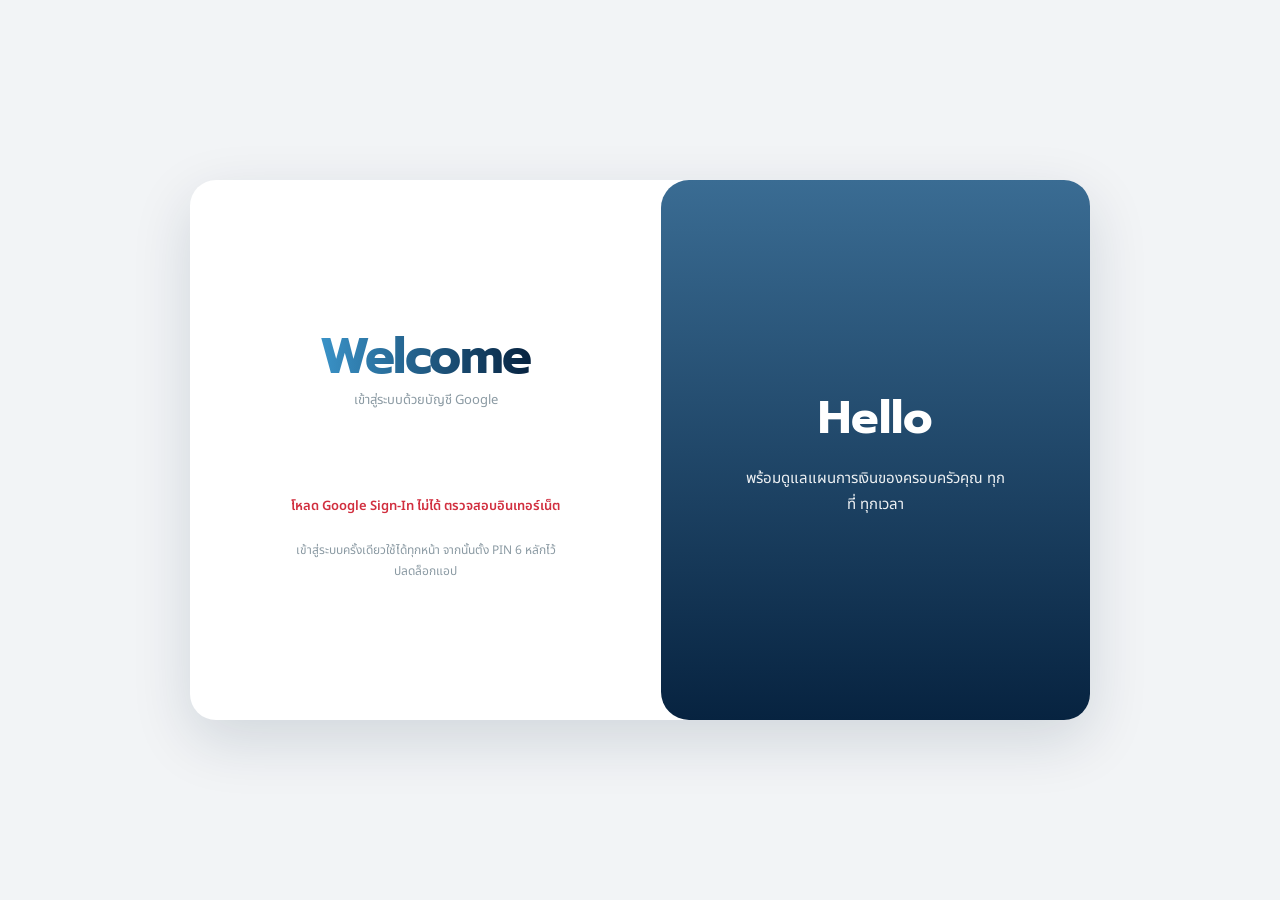
<file: calendar/index.html>
<!DOCTYPE html>
<html lang="th">
<head>
<meta charset="UTF-8">
<meta name="viewport" content="width=device-width,initial-scale=1,viewport-fit=cover">
<title>My Calendar</title>
<meta name="theme-color" content="#0d1f45">
<link rel="icon" href="../portfolio/icon-192.png">
<link rel="preconnect" href="https://fonts.googleapis.com">
<link href="https://fonts.googleapis.com/css2?family=Prompt:wght@500;600&family=Noto+Sans+Thai:wght@400;500;600&display=swap" rel="stylesheet">
<style>
:root{--navy:#0d1f45;--navy2:#142a5a;--blue:#5b9cff;--green:#1fb581;--orange:#d95d1a;--ink:#0d1f45;--mut:#7d8aa5;--soft:#f1f5fd}
*{box-sizing:border-box;-webkit-tap-highlight-color:transparent}
html,body{height:100%;margin:0}
body{display:flex;flex-direction:column;background:var(--navy);color:#fff;font-family:"Noto Sans Thai",system-ui,sans-serif}
.top{padding:calc(env(safe-area-inset-top,0px) + 12px) 16px 6px}
.bar{display:flex;align-items:center;justify-content:space-between;height:44px}
.bar{padding-right:96px}
.bar h1{margin:0;font:600 17px Prompt,sans-serif;letter-spacing:.3px}
.ib{width:40px;height:40px;border:0;border-radius:12px;background:transparent;color:#fff;display:grid;place-items:center;text-decoration:none;cursor:pointer}
.ib svg{width:22px;height:22px;fill:none;stroke:currentColor;stroke-width:2;stroke-linecap:round;stroke-linejoin:round}
.ib.spin svg{animation:sp 1s linear infinite}@keyframes sp{to{transform:rotate(360deg)}}
.nav{display:flex;align-items:center;justify-content:space-between;background:var(--navy2);border-radius:14px;height:46px;padding:0 4px;margin:8px 0 12px}
.nav b{font:500 15px Prompt,sans-serif}
.nav .today{border:0;background:#ffffff1f;color:#fff;border-radius:10px;padding:6px 10px;font:500 12px "Noto Sans Thai";margin-right:4px}
.dow,.grid{display:grid;grid-template-columns:repeat(7,1fr);text-align:center}
.dow span{font-size:11px;color:#6f84b3;padding:6px 0 10px;letter-spacing:.5px}
.grid{row-gap:4px;padding-bottom:18px}
.d{position:relative;height:42px;display:grid;place-items:center;font-size:14px;cursor:pointer;border:0;background:none;color:#fff;font-family:inherit}
.d i{position:absolute;inset:3px 0;margin:auto;width:36px;height:36px;border-radius:50%;z-index:0}
.d span{position:relative;z-index:1}
.d.out{color:#4f6392}
.d.today i{background:var(--green)}
.d.sel i{background:var(--blue)}
.d.sel.today i{background:var(--blue);box-shadow:0 0 0 2px var(--green)}
.d u{position:absolute;bottom:2px;left:50%;transform:translateX(-50%);display:flex;gap:3px;z-index:1}
.d u b{width:4px;height:4px;border-radius:50%;background:#fff;opacity:.9}
.sheet{flex:1;min-height:0;overflow:auto;background:var(--surface,#fff);color:var(--ink);border-radius:28px 28px 0 0;padding:10px 16px calc(env(safe-area-inset-bottom,0px) + 24px)}
.sheet:before{content:"";display:block;width:36px;height:4px;border-radius:4px;background:#d8e0ef;margin:0 auto 12px}
.sh{display:flex;justify-content:space-between;align-items:baseline;margin:2px 2px 12px}
.sh b{font:600 16px Prompt,sans-serif}.sh span{font-size:12px;color:var(--mut)}
.ev{display:flex;gap:12px;border-radius:18px;padding:12px;margin-bottom:10px;color:#fff;cursor:pointer}
.ev .av{flex:none;width:38px;height:38px;border-radius:50%;background:#ffffff40;display:grid;place-items:center;font:600 15px Prompt,sans-serif}
.ev h3{margin:0;font:600 14.5px Prompt,sans-serif;line-height:1.3}
.ev p{margin:3px 0 0;font-size:12px;opacity:.9}
.ev .desc{display:none;white-space:pre-wrap;margin-top:8px;font-size:12.5px;opacity:.95}
.ev.open .desc{display:block}
.empty,.conn{text-align:center;color:var(--mut);font-size:13.5px;padding:22px 8px;line-height:1.7}
.conn{background:var(--soft);border-radius:18px;margin-bottom:12px;color:var(--ink)}
.btn{display:inline-block;margin-top:8px;border:0;border-radius:14px;background:var(--navy);color:#fff;padding:12px 20px;font:500 14px "Noto Sans Thai";cursor:pointer;text-decoration:none}
.msg{font-size:11.5px;color:#9fb0d6;text-align:center;padding:0 0 8px;min-height:16px}

.sheet{padding-bottom:calc(env(safe-area-inset-bottom,0px) + 96px)}
#fab{position:fixed;right:18px;bottom:calc(env(safe-area-inset-bottom,0px) + 22px);width:58px;height:58px;border-radius:50%;border:0;background:var(--blue);color:#fff;font:300 34px/1 Prompt,sans-serif;box-shadow:0 8px 22px #0d1f4559;cursor:pointer;z-index:50;display:grid;place-items:center;padding:0 0 3px}
#fab:active{transform:scale(.95)}
.ev .del{display:none;margin-top:10px;border:0;border-radius:10px;background:#ffffff33;color:#fff;padding:7px 12px;font:500 12px "Noto Sans Thai",sans-serif}
.ev.open .del{display:inline-block}
#frm{position:fixed;inset:0;background:#08122d8c;z-index:100;display:none;align-items:flex-end}
#frm.on{display:flex}
.fsheet{width:100%;max-height:92dvh;overflow:auto;background:var(--surface,#fff);color:var(--ink);border-radius:26px 26px 0 0;padding:18px 16px calc(env(safe-area-inset-bottom,0px) + 18px)}
.fsheet h2{margin:0 0 12px;font:600 17px Prompt,sans-serif}
.fsheet input[type=text],.fsheet input[type=date],.fsheet input[type=time],.fsheet textarea,.fsheet select{width:100%;border:1.5px solid #dbe3f1;border-radius:12px;padding:11px 12px;font:16px "Noto Sans Thai",sans-serif;background:var(--bg,#f7f9fd);color:var(--ink);margin-bottom:10px}
.fsheet small{display:block;font-size:11.5px;color:var(--mut);margin:0 0 4px 2px}
.fsheet .two{display:flex;gap:10px}.fsheet .two>div{flex:1}
.fsheet .row{display:flex;align-items:center;gap:8px;font-size:14px;margin:2px 0 12px}
.fsheet .row input{width:20px;height:20px}
.ferr{min-height:18px;color:#d12f3f;font-size:13px;font-weight:600;text-align:center}
.fbtn{display:flex;gap:10px;margin-top:6px}.fbtn .btn{flex:1;margin:0}
.btn.light{background:#e8eefb;color:var(--navy)}
.ev .mt{display:none;margin:10px 10px 0 0;color:#fff;font-size:12px;text-decoration:underline}.ev.open .mt{display:inline-block}.ev .ed{margin-right:8px}

/* ---- soft theme (V87): โทนอ่อนใกล้เคียงสีหลักของแอป ---- */
:root{--navy:#072340;--navy2:#fff;--blue:#0E8AA6;--soft:#E3F5F9;--mut:#6B7B8C}
body{background:#D9F0F5;color:#072340}
.bar{padding-right:48px}.bar h1,.ib{color:#072340}
.nav{background:#fff;box-shadow:0 1px 6px rgba(7,35,64,.07)}.nav .today{background:#C4E9F1;color:#064A5C}
.dow,.grid{grid-template-columns:30px repeat(7,1fr)}
.dow span{color:#5E8E9C}.d{color:#072340}.d.out{color:#9DBFC9}
.d.today i{background:#BFE6EF;box-shadow:inset 0 0 0 1.5px #0E8AA6}
.d.sel i,.d.sel.today i{background:#0E8AA6;box-shadow:0 4px 10px rgba(14,138,166,.35)}.d.sel{color:#fff}
.d u b{background:#0E8AA6}.d.sel u b{background:#fff}
.wk{display:grid;place-items:center;height:42px;font-size:11px;color:#5E8E9C;background:#C9E8EF;border-radius:10px;margin-right:4px}
.msg{color:#5E8E9C}.sheet{box-shadow:0 -6px 24px rgba(7,35,64,.08)}
#fab{background:#0E8AA6;box-shadow:0 8px 22px rgba(14,138,166,.4)}
.mstrip{position:relative;display:flex;gap:8px;overflow-x:auto;padding:2px 2px 10px;scrollbar-width:none;-webkit-overflow-scrolling:touch}.mstrip::-webkit-scrollbar{display:none}
.mstrip button{flex:none;border:0;border-radius:14px;padding:9px 16px;background:#fff;color:#072340;font:500 13px "Noto Sans Thai",sans-serif}
.mstrip button.on{background:#9ED8E6;color:#064A5C;font-weight:600}.mstrip .yr{flex:none;align-self:center;padding:0 6px;font:600 14px Prompt,sans-serif;color:#2E7F93}
.grid.sl{animation:gsl .2s ease}.grid.sr{animation:gsr .2s ease}
@keyframes gsl{from{transform:translateX(26px);opacity:.3}}@keyframes gsr{from{transform:translateX(-26px);opacity:.3}}


/* V93: วันนี้กึ่งกลาง / วงกลมส้ม-ม่วง / bottom sheet ลากขึ้นลง */
.nav{display:grid;grid-template-columns:1fr auto 1fr;align-items:center}
.nav>span{display:flex;align-items:center;justify-self:end}
.nav .today{height:34px;display:grid;place-items:center;padding:0 13px;line-height:1;background:#EDE6FB;color:#4B2E9A;margin-right:2px}
.nav #next{display:grid!important}
.d.today i{background:#EDE6FB;box-shadow:inset 0 0 0 2px #7C5CC4}.d.today{color:#4B2E9A}
.d.sel i,.d.sel.today i{background:#F28C28;box-shadow:0 4px 12px rgba(242,140,40,.45)}
.d.sel.today i{box-shadow:0 0 0 2px #7C5CC4,0 4px 12px rgba(242,140,40,.45)}
.d.sel,.d.sel.today{color:#fff}
.d u b{background:#7C5CC4}.d.sel u b{background:#fff}
#fab{background:#7C5CC4;box-shadow:0 8px 22px rgba(124,92,196,.42);z-index:40}
.sheet{position:fixed;left:0;right:0;bottom:0;flex:none;height:46vh;z-index:30;overflow-y:hidden;overscroll-behavior:contain;will-change:height;box-shadow:0 -8px 28px rgba(7,35,64,.14)}
.sheet.open{overflow-y:auto}
.sheet:before{width:44px;height:5px;margin-bottom:10px}

/* compact v31 */
.ev{padding:8px 10px;margin-bottom:7px;border-radius:14px;gap:10px}.ev .av{width:34px;height:34px;font-size:14px}.ev h3{font-size:14px}.sh{margin:2px 2px 8px}

/* My Calendar refresh: airy pastel planner inspired by the supplied references */
:root{--cal-ink:#26364a;--cal-muted:#8291a4;--cal-line:#edf0f5;--cal-cream:#fff8f0}
body{background:linear-gradient(160deg,#fff0e4 0%,#f8f4ff 34%,#eaf7f8 100%);color:var(--cal-ink)}
.top{padding-left:14px;padding-right:14px}
.bar h1,.ib{color:#34445b}.bar h1{font-size:18px}
.nav{background:rgba(255,255,255,.88);border:1px solid #fff;box-shadow:0 6px 20px rgba(57,76,112,.08);border-radius:18px;height:50px;padding:0 7px}
.nav b{color:#34445b;font-size:16px}.nav .today{background:#f8e6c9;color:#8c5a25;border-radius:12px;font-weight:600}
.dow span{color:#8b98a8;font-weight:600}.grid{row-gap:5px;padding-bottom:14px}
.d{height:43px;color:#34445b}.d.out{color:#c0c8d2}.d i{width:35px;height:35px;background:transparent}
.d.today i{background:#dff2ee;box-shadow:inset 0 0 0 1px #8bcdbd}.d.today{color:#287e70;font-weight:700}
.d.sel i,.d.sel.today i{background:#f2b66d;box-shadow:0 4px 12px #d9944b45}.d.sel,.d.sel.today{color:#fff;font-weight:700}
.d u b{background:#8b79c8;width:5px;height:5px}.d.sel u b{background:#fff}
.wk{background:#f1eafa;color:#8b79a9;border-radius:11px;font-weight:600}
.sheet{background:rgba(255,255,255,.97);border-radius:28px 28px 0 0;box-shadow:0 -8px 30px rgba(57,76,112,.10);color:var(--cal-ink)}
.sheet:before{background:#dfe5ed}.sh b{color:#34445b}.sh span,.msg{color:#8b98a8}
.ev{border:1px solid rgba(255,255,255,.75);box-shadow:0 4px 14px rgba(55,69,96,.08);border-radius:17px;color:#34445b!important}
.ev .av{background:#ffffffa8;color:inherit}.ev p{color:inherit;opacity:.78}.ev .desc{color:inherit}
#fab{background:#e8a75d;box-shadow:0 8px 22px #d9944b55}
.conn{background:#f5f0ff;border:1px solid #e9e0fa}.btn{background:#7968ad;border-radius:14px}.btn.light{background:#f1ecfa;color:#62538f}
.fsheet{border-radius:28px 28px 0 0;background:#fffdfb}.fsheet h2{color:#34445b}
.fsheet input[type=text],.fsheet input[type=date],.fsheet input[type=time],.fsheet textarea,.fsheet select{border-color:#e7eaf0;background:#fbfcfe;border-radius:14px}
.color-help{font-size:11.5px;color:#8491a2;margin:-5px 0 9px 2px}
.color-palette{display:grid;grid-template-columns:repeat(6,minmax(0,1fr));gap:9px;margin:0 0 13px}
.color-swatch{height:38px;border:2px solid #fff;border-radius:13px;box-shadow:0 1px 5px #23334a20;position:relative;cursor:pointer;display:grid;place-items:center}
.color-swatch[aria-pressed="true"]{outline:2px solid #596b85;outline-offset:2px}
.color-swatch[aria-pressed="true"]:after{content:'✓';font-weight:700;font-size:17px;color:#334155;text-shadow:0 1px 2px #fff}
.color-swatch.standard{background:linear-gradient(135deg,#7986cb 0 20%,#33b679 20% 40%,#8e24aa 40% 60%,#e67c73 60% 80%,#f6bf26 80%)}
@media(min-width:600px){.top,.sheet{max-width:620px;width:100%;margin-left:auto;margin-right:auto}.sheet{left:50%;transform:translateX(-50%)}#fab{right:max(18px,calc((100vw - 620px)/2 + 18px))}}


/* V12.1 — My Calendar follows the active My Family Funds app theme.
   Event/category colours selected by the user remain independent. */
:root{
  --cal-theme-primary:var(--primary,#072340);
  --cal-theme-light:var(--primary-light,#3A6C93);
  --cal-theme-soft:var(--primary-soft,#E3EBF1);
  --cal-theme-bg:var(--bg,#F2F4F6);
  --cal-theme-surface:var(--surface,#FFFFFF);
  --cal-theme-ink:var(--ink,#2E3A42);
  --cal-theme-muted:var(--ink-soft,#6B7B8C);
  --cal-theme-line:var(--line,#E1E6EA);
  --cal-theme-shadow:var(--shadow-card,0 4px 14px rgba(55,69,96,.08));
}
body{
  background:var(--cal-theme-bg);
  color:var(--cal-theme-ink);
}
.bar h1,.ib{color:var(--cal-theme-ink)}
.nav{
  background:var(--cal-theme-surface);
  border-color:var(--cal-theme-line);
}
.nav b{color:var(--cal-theme-ink)}
.nav .today{
  background:var(--cal-theme-soft);
  color:var(--cal-theme-primary);
}
.dow span{color:var(--cal-theme-muted)}
.d{color:var(--cal-theme-ink)}
.d.out{color:var(--cal-theme-muted);opacity:.55}
.d.today i{
  background:var(--cal-theme-soft);
  box-shadow:inset 0 0 0 1.5px var(--cal-theme-light);
}
.d.today{color:var(--cal-theme-primary)}
.d.sel i,.d.sel.today i{
  background:var(--cal-theme-primary);
  box-shadow:0 4px 12px color-mix(in srgb,var(--cal-theme-primary) 30%,transparent);
}
.d.sel,.d.sel.today{color:#fff}
.d u b{background:var(--cal-theme-light)}
.d.sel u b{background:#fff}
.wk{background:var(--cal-theme-soft);color:var(--cal-theme-primary)}
.sheet,.fsheet{
  background:var(--cal-theme-surface);
  color:var(--cal-theme-ink);
  border-color:var(--cal-theme-line);
}
.sheet{box-shadow:0 -8px 30px color-mix(in srgb,var(--cal-theme-primary) 10%,transparent)}
.sheet:before{background:var(--cal-theme-line)}
.sh b,.fsheet h2{color:var(--cal-theme-ink)}
.sh span,.msg,.fsheet small,.color-help{color:var(--cal-theme-muted)}
.ev{box-shadow:var(--cal-theme-shadow)}
#fab{
  background:var(--cal-theme-primary);
  box-shadow:0 8px 22px color-mix(in srgb,var(--cal-theme-primary) 32%,transparent);
}
.conn{
  background:var(--cal-theme-soft);
  color:var(--cal-theme-ink);
  border:1px solid var(--cal-theme-line);
}
.btn{background:var(--cal-theme-primary);color:#fff}
.btn.light{background:var(--cal-theme-soft);color:var(--cal-theme-primary)}
.fsheet input[type=text],.fsheet input[type=date],.fsheet input[type=time],
.fsheet textarea,.fsheet select{
  border-color:var(--cal-theme-line);
  background:var(--cal-theme-bg);
  color:var(--cal-theme-ink);
}
.color-swatch[aria-pressed="true"]{
  outline-color:var(--cal-theme-primary);
}
/* Dark theme: ensure text and controls stay legible. */
html[data-theme="dark"] .ev{border-color:#343b4a}
html[data-theme="dark"] .ev .av{background:#ffffff20}
html[data-theme="dark"] .color-swatch[aria-pressed="true"]:after{
  color:#172033;text-shadow:0 1px 2px #fff;
}

</style>
<script src="../themes.js"></script>
<style id="mff-no-flash">html{overscroll-behavior-y:contain;touch-action:manipulation}button,a,[role=button],.back{-webkit-tap-highlight-color:transparent;-webkit-touch-callout:none}button,[role=button],.back,.hm-menu a{-webkit-user-select:none;user-select:none}</style><script src="../icon-system.js"></script></head>
<body>
<div class="top">
  <div class="bar">
    <a class="ib" href="../index.html" aria-label="กลับ"><svg viewBox="0 0 24 24"><path d="M19 12H5M11 6l-6 6 6 6"/></svg></a>
    <h1>Calendar</h1>
    <button class="ib" id="sync" aria-label="Sync Google Calendar"><svg viewBox="0 0 24 24"><path d="M20 11a8 8 0 0 0-14.5-4M4 4v4h4M4 13a8 8 0 0 0 14.5 4M20 20v-4h-4"/></svg></button>
  </div>
  <div class="nav">
    <button class="ib" id="prev" aria-label="เดือนก่อนหน้า"><svg viewBox="0 0 24 24"><path d="M15 6l-6 6 6 6"/></svg></button>
    <b id="title"></b>
    <span><button class="today" id="todayBtn">วันนี้</button><button class="ib" id="next" aria-label="เดือนถัดไป" style="display:inline-grid"><svg viewBox="0 0 24 24"><path d="M9 6l6 6-6 6"/></svg></button></span>
  </div>
  <div class="dow" id="dow"></div>
  <div class="grid" id="grid"></div>
  <div class="mstrip" id="mstrip"></div>
  <div class="msg" id="msg"></div>
</div>
<div class="sheet" id="sheet"></div>

<button id="fab" aria-label="เพิ่มนัดหมาย">+</button>
<div id="frm" role="dialog" aria-modal="true"><div class="fsheet">
  <h2 id="fH">เพิ่มนัดหมาย</h2>
  <input type="text" id="fTitle" placeholder="ชื่อนัดหมาย" maxlength="200" autocomplete="off">
  <label class="row"><input type="checkbox" id="fAll"> ทั้งวัน</label>
  <small>วันที่เริ่ม</small><input type="date" id="fDate"><small>ถึงวันที่ (เว้นว่างถ้าวันเดียว)</small><input type="date" id="fDate2">
  <div id="fTimes" class="two"><div><small>เริ่ม</small><input type="time" id="fS"></div><div><small>สิ้นสุด</small><input type="time" id="fE"></div></div>
  <input type="text" id="fLoc" placeholder="สถานที่ (ไม่บังคับ)" autocomplete="off">
  <textarea id="fDesc" rows="2" placeholder="รายละเอียด (ไม่บังคับ)"></textarea>
  <small>ทำซ้ำ</small><select id="fRep"><option value="">ไม่ทำซ้ำ</option><option value="DAILY">ทุกวัน</option><option value="WEEKLY">ทุกสัปดาห์</option><option value="MONTHLY">ทุกเดือน</option><option value="YEARLY">ทุกปี</option></select>
  <small>แจ้งเตือนก่อนเริ่ม</small><select id="fRem"><option value="">ตามค่าเริ่มต้นของปฏิทิน</option><option value="0">ตอนเริ่ม</option><option value="10">10 นาที</option><option value="30">30 นาที</option><option value="60">1 ชั่วโมง</option><option value="1440">1 วัน</option><option value="none">ไม่แจ้งเตือน</option></select>
  <small>เชิญผู้ร่วมนัด (อีเมล คั่นด้วย ,)</small><input type="text" id="fGuests" placeholder="name@gmail.com" autocomplete="off" autocapitalize="none">
  <label class="row"><input type="checkbox" id="fMeet"> เพิ่มลิงก์ Google Meet</label>
  <small>สีของนัดหมาย</small>
  <div class="color-help">เลือกสีจากชุดสีพาสเทล หรือใช้สีมาตรฐานของ Google Calendar</div>
  <div id="colorPalette" class="color-palette" role="group" aria-label="เลือกสีปฏิทิน"></div>
  <select id="fColor" aria-label="สีของนัดหมาย" style="display:none"><option value="">สีเริ่มต้นของปฏิทิน</option>
    <option value="1">ลาเวนเดอร์</option><option value="2">เสจ</option><option value="3">องุ่น</option><option value="4">ฟลามิงโก</option><option value="5">กล้วย</option><option value="6">ส้ม</option><option value="7">นกยูง</option><option value="8">กราไฟต์</option><option value="9">บลูเบอร์รี่</option><option value="10">ใบโหระพา</option><option value="11">มะเขือเทศ</option>
    <option value="custom:#F6C7D7">ชมพูกุหลาบ</option><option value="custom:#F7D7B5">พีช</option><option value="custom:#F8E7A1">วานิลลา</option><option value="custom:#CDECCF">มิ้นต์</option><option value="custom:#BFE5E8">ฟ้าอ่อน</option><option value="custom:#C9DDF8">ฟ้าคราม</option><option value="custom:#D9CCF5">ไลแลค</option><option value="custom:#E8C9E8">ม่วงชมพู</option><option value="custom:#D8DDE5">เทาหมอก</option><option value="custom:#E9B8A9">คอรัล</option><option value="custom:#B8D8C5">ยูคาลิปตัส</option><option value="custom:#F2C6A0">แอปริคอต</option>
  </select>
  <small>บันทึกลงปฏิทิน</small><select id="fCal"></select>
  <div class="ferr" id="fErr" role="alert"></div>
  <div class="fbtn"><button type="button" class="btn light" id="fCancel">ยกเลิก</button><button type="button" class="btn" id="fSave">บันทึก</button></div>
</div></div>
<script src="../config.js"></script>
<script src="../admin-login.js"></script>
<script>
(function(){
'use strict';
var $=function(i){return document.getElementById(i)};
var MTH=['มกราคม','กุมภาพันธ์','มีนาคม','เมษายน','พฤษภาคม','มิถุนายน','กรกฎาคม','สิงหาคม','กันยายน','ตุลาคม','พฤศจิกายน','ธันวาคม'];
var DOW=['อา','จ','อ','พ','พฤ','ศ','ส'], MS=['ม.ค.','ก.พ.','มี.ค.','เม.ย.','พ.ค.','มิ.ย.','ก.ค.','ส.ค.','ก.ย.','ต.ค.','พ.ย.','ธ.ค.'], PAL=['#5b9cff','#1fb581','#d95d1a','#7c5cf0','#2a4a8f'];
var CK='mff_calendar_cache_v1', TK='mff_cal_token', SCOPE='https://www.googleapis.com/auth/calendar.readonly https://www.googleapis.com/auth/calendar.events';
var EC={1:'#7986cb',2:'#33b679',3:'#8e24aa',4:'#e67c73',5:'#f6bf26',6:'#f4511e',7:'#039be5',8:'#616161',9:'#3f51b5',10:'#0b8043',11:'#d50000'};
var CUSTOM_COLORS=['#F6C7D7','#F7D7B5','#F8E7A1','#CDECCF','#BFE5E8','#C9DDF8','#D9CCF5','#E8C9E8','#D8DDE5','#E9B8A9','#B8D8C5','#F2C6A0'];
function paintColorPicker(){var box=$('colorPalette'),sel=$('fColor');if(!box||!sel)return;var h='<button type="button" class="color-swatch standard" data-value="" aria-label="สีเริ่มต้น" title="สีเริ่มต้นของปฏิทิน"></button>';CUSTOM_COLORS.forEach(function(c){h+='<button type="button" class="color-swatch" data-value="custom:'+c+'" style="background:'+c+'" aria-label="สี '+c+'" title="สีเพิ่มเติม '+c+'"></button>'});Object.keys(EC).forEach(function(k){h+='<button type="button" class="color-swatch" data-value="'+k+'" style="background:'+EC[k]+'" aria-label="สีมาตรฐาน '+k+'" title="สี Google Calendar '+k+'"></button>'});box.innerHTML=h;box.querySelectorAll('button').forEach(function(b){b.setAttribute('aria-pressed',b.dataset.value===sel.value?'true':'false')})}
$('colorPalette').addEventListener('click',function(e){var b=e.target.closest('button[data-value]');if(!b)return;$('fColor').value=b.dataset.value;paintColorPicker()});
var editing=null, today=new Date(), view=new Date(today.getFullYear(),today.getMonth(),1), sel=new Date(today.getFullYear(),today.getMonth(),today.getDate());
var cache=load(), apiHelp='';
function load(){try{return JSON.parse(localStorage.getItem(CK))||{months:{},updated:0}}catch(e){return {months:{},updated:0}}}
function save(){try{localStorage.setItem(CK,JSON.stringify(cache))}catch(e){}}
function esc(s){return String(s==null?'':s).replace(/[&<>"]/g,function(c){return {'&':'&amp;','<':'&lt;','>':'&gt;','"':'&quot;'}[c]})}
function key(d){return d.getFullYear()+'-'+('0'+(d.getMonth()+1)).slice(-2)+'-'+('0'+d.getDate()).slice(-2)}
function mkey(d){return d.getFullYear()+'-'+('0'+(d.getMonth()+1)).slice(-2)}
function hm(ms){var d=new Date(ms);return ('0'+d.getHours()).slice(-2)+':'+('0'+d.getMinutes()).slice(-2)}
function msg(t){$('msg').textContent=t||''}
function gridStart(d){var s=new Date(d.getFullYear(),d.getMonth(),1);s.setDate(1-s.getDay());return s}
function isoWeek(t){var x=new Date(Date.UTC(t.getFullYear(),t.getMonth(),t.getDate())),n=x.getUTCDay()||7;x.setUTCDate(x.getUTCDate()+4-n);var y=new Date(Date.UTC(x.getUTCFullYear(),0,1));return Math.ceil(((x-y)/864e5+1)/7)}

// ---- events by day ----
function dayMap(){
  var map={};
  Object.keys(cache.months).forEach(function(m){cache.months[m].forEach(function(e){
    var s=new Date(e.s), en=new Date(e.e), last=e.ad?new Date(en.getTime()-1):en;
    for(var d=new Date(s.getFullYear(),s.getMonth(),s.getDate()),n=0;d<=last&&n<62;d.setDate(d.getDate()+1),n++){
      var k=key(d);(map[k]=map[k]||[]);
      if(!map[k].some(function(x){return x.id===e.id&&x.s===e.s}))map[k].push(e);
    }});});
  Object.keys(map).forEach(function(k){map[k].sort(function(a,b){return (b.ad-a.ad)||(a.s-b.s)})});
  return map;
}

// ---- render ----
function render(){
  $('title').textContent=MTH[view.getMonth()]+' '+(view.getFullYear()+543);
  var map=dayMap(), g=$('grid'), h='', d=gridStart(view), tk=key(today), sk=key(sel);
  for(var i=0;i<42;i++,d.setDate(d.getDate()+1)){
    if(i%7===0)h+='<span class="wk">'+isoWeek(new Date(d.getFullYear(),d.getMonth(),d.getDate()+4))+'</span>';
    var k=key(d), ev=map[k]||[], cls='d'+(d.getMonth()!==view.getMonth()?' out':'')+(k===tk?' today':'')+(k===sk?' sel':'');
    h+='<button class="'+cls+'" data-k="'+k+'"><i></i><span>'+d.getDate()+'</span>'+(ev.length?'<u>'+ev.slice(0,3).map(function(){return '<b></b>'}).join('')+'</u>':'')+'</button>';
  }
  g.innerHTML=h;
  var list=map[sk]||[], hs='';
  var tok=token();
  if(!tok&&!cache.updated) hs+='<div class="conn">ยังไม่ได้เชื่อมต่อ Google Calendar<br>ระบบขอสิทธิ์อ่านอย่างเดียว (readonly) เมื่อกดปุ่มเท่านั้น<br><button class="btn" id="connect">เชื่อมต่อ Google Calendar</button></div>';
  if(apiHelp) hs+='<div class="conn">ต้องเปิดใช้ Google Calendar API ในโปรเจกต์ Google Cloud ก่อน<br><a class="btn" target="_blank" rel="noopener" href="'+esc(apiHelp)+'">เปิดหน้าเปิดใช้ API</a><br><small>เปิดแล้วรอ 1-2 นาที แล้วกด Sync อีกครั้ง</small></div>';
  hs+='<button type="button" class="btn light" id="dcaBtn" style="width:100%;margin:0 0 12px">💰 ตั้งเตือน DCA รายเดือน</button>';
  hs+='<div class="sh"><b>'+sel.getDate()+' '+MTH[sel.getMonth()]+'</b><span>'+list.length+' รายการ'+(cache.updated?' · อัปเดต '+hm(cache.updated):'')+'</span></div>';
  var tds=[];try{(JSON.parse(localStorage.getItem('mff_notes_cache_v1'))||[]).forEach(function(n){if(n.archived||n.kind!=='check'||n.due!==sk)return;(n.items||[]).forEach(function(it){tds.push({t:it.t||it.text||'',d:!!it.d})})})}catch(e){}
  hs+='<div class="sh"><b>✅ To-do</b><span>'+tds.filter(function(x){return !x.d}).length+' ค้างอยู่</span></div>';
  tds.forEach(function(x){hs+='<div class="ev" style="background:#e9eefb;color:#0d1f45"><div class="av" style="background:#0d1f4522">'+(x.d?'✓':'○')+'</div><div><h3'+(x.d?' style="text-decoration:line-through;opacity:.6"':'')+'>'+esc(x.t)+'</h3></div></div>'});
  hs+='<a class="btn light" href="../notes/index.html?new=check&due='+sk+'" style="display:block;text-align:center;margin:0 0 14px">+ เพิ่ม To-do วันที่ '+sel.getDate()+'</a>';
  if(!list.length) hs+='<div class="empty">ไม่มีนัดหมายในวันนี้</div>';
  list.forEach(function(e,i){
    var t=e.ad?'ทั้งวัน':hm(e.s)+' - '+hm(e.e);
    hs+='<div class="ev" data-i="'+i+'" style="background:'+esc(e.c)+'"><div class="av">'+esc((e.t||'?').trim().charAt(0).toUpperCase())+'</div><div style="min-width:0"><h3>'+esc(e.t)+'</h3><p>'+t+(e.l?' · '+esc(e.l):'')+'</p>'+(e.d?'<div class="desc">'+esc(e.d.replace(/<[^>]*>/g,' '))+'</div>':'')+(e.mt?'<a class="mt" href="'+esc(e.mt)+'" target="_blank" rel="noopener">เข้าร่วม Google Meet</a>':'')+(e.w?'<button class="del ed" data-i="'+i+'">แก้ไข</button><button class="del" data-i="'+i+'">ลบนัดนี้</button>':'')+'</div></div>';
  });
  $('sheet').innerHTML=hs;
}

// ---- Google auth (only when the user taps connect / sync) ----
function token(){try{var t=JSON.parse(sessionStorage.getItem(TK)||'null');return t&&t.exp>Date.now()+30000?t.v:null}catch(e){return null}}
function canWrite(){try{var t=JSON.parse(sessionStorage.getItem(TK)||'null');return !!(t&&t.w&&t.exp>Date.now()+30000)}catch(e){return false}}
function loadGIS(){return new Promise(function(res,rej){
  if(window.google&&google.accounts&&google.accounts.oauth2)return res();
  var s=document.createElement('script');s.src='https://accounts.google.com/gsi/client';s.onload=function(){res()};s.onerror=function(){rej(new Error('gis'))};document.head.appendChild(s);});}
function connect(after){
  var cid=localStorage.getItem('google_client_id');
  if(!cid){msg('ยังไม่มี Client ID — ตั้งค่าที่ Settings ก่อน');$('sheet').insertAdjacentHTML('afterbegin','<div class="conn">ยังไม่ได้ตั้งค่า Google OAuth Client ID<br><a class="btn" href="../settings/index.html">ไปที่ Settings</a></div>');return}
  msg('กำลังเชื่อมต่อ...');
  loadGIS().then(function(){
    google.accounts.oauth2.initTokenClient({client_id:cid,scope:SCOPE,callback:function(r){
      if(r.error){msg('เชื่อมต่อไม่สำเร็จ: '+r.error);return}
      sessionStorage.setItem(TK,JSON.stringify({v:r.access_token,exp:Date.now()+(r.expires_in||3600)*1000,w:1}));
      localStorage.setItem('mff_calendar_connected_v2','1');if(after)after();else sync();
    }}).requestAccessToken({prompt:localStorage.getItem('mff_calendar_connected_v2')?'':'consent'});
  }).catch(function(){msg('โหลด Google ไม่ได้ ตรวจสอบอินเทอร์เน็ต')});
}
function api(url,tok){return fetch(url,{headers:{Authorization:'Bearer '+tok}}).then(function(r){
  if(r.status===401){sessionStorage.removeItem(TK);throw new Error('expired')}
  if(!r.ok)return r.json().then(function(j){throw new Error((j.error&&j.error.message)||r.status)});return r.json()})}

function sync(){
  var tok=token(); if(!tok){connect();return}
  var btn=$('sync');btn.classList.add('spin');msg('กำลังดึงข้อมูล...');
  var s=gridStart(view), e=new Date(s.getTime());e.setDate(e.getDate()+42);
  var q='timeMin='+encodeURIComponent(s.toISOString())+'&timeMax='+encodeURIComponent(e.toISOString())+'&singleEvents=true&orderBy=startTime&maxResults=250';
  api('https://www.googleapis.com/calendar/v3/users/me/calendarList?minAccessRole=reader',tok).then(function(cl){
    var cals=(cl.items||[]).filter(function(c){return c.selected!==false}).slice(0,12);
    cache.cals=cals.map(function(c){return {id:c.id,n:c.summaryOverride||c.summary||c.id,w:c.accessRole==='owner'||c.accessRole==='writer',p:!!c.primary}});
    var HOL='th.th#holiday@group.v.calendar.google.com';
    if(!cals.some(function(c){return /#holiday@group\.v\.calendar\.google\.com$/.test(c.id)}))cals.push({id:HOL,hol:true,accessRole:'reader'});
    return Promise.all(cals.map(function(c,ci){
      return api('https://www.googleapis.com/calendar/v3/calendars/'+encodeURIComponent(c.id)+'/events?'+q,tok).then(function(r){
        return (r.items||[]).filter(function(x){return x.status!=='cancelled'}).map(function(x){
          var ad=!!(x.start&&x.start.date);
          var st=new Date(ad?x.start.date+'T00:00:00':x.start.dateTime).getTime(), en=new Date(ad?x.end.date+'T00:00:00':x.end.dateTime).getTime();
          return {id:x.id,t:x.summary||'(ไม่มีชื่อ)',s:st,e:en,ad:ad,l:x.location||'',d:x.description||'',c:(/#holiday@group\.v\.calendar\.google\.com$/.test(c.id)?'#d95d1a':((x.extendedProperties&&x.extendedProperties.private&&x.extendedProperties.private.mffColor)|| (x.colorId&&EC[x.colorId])||PAL[ci%PAL.length])),cid:c.id,w:c.accessRole==='owner'||c.accessRole==='writer',ci:x.colorId||'',customColor:(x.extendedProperties&&x.extendedProperties.private&&x.extendedProperties.private.mffColor)||'',extendedProperties:x.extendedProperties||null,at:(x.attendees||[]).map(function(a){return a.email}),mt:x.hangoutLink||''};
        });}).catch(function(er){if(c.hol)return [];throw er});
    }));
  }).then(function(parts){
    cache.months[mkey(view)]=[].concat.apply([],parts);cache.updated=Date.now();apiHelp='';save();msg('ซิงค์สำเร็จ');render();
  }).catch(function(err){
    var m=String(err.message||'');
    if(/has not been used|is disabled|accessNotConfigured/i.test(m)){
      var u=(m.match(/https:\/\/console\.developers\.google\.com\S+?(?=\s|$)/)||['https://console.developers.google.com/apis/library/calendar-json.googleapis.com'])[0];
      apiHelp=u;msg('ยังไม่ได้เปิดใช้ Calendar API');
    } else msg(m==='expired'?'หมดอายุ กดซิงค์เพื่อเชื่อมต่อใหม่':'ซิงค์ไม่สำเร็จ: '+m);
    render();})
  .then(function(){btn.classList.remove('spin')});
}

// ---- events ----
$('dow').innerHTML='<span></span>'+DOW.map(function(x){return '<span>'+x+'</span>'}).join('');
$('grid').addEventListener('click',function(e){var b=e.target.closest('.d');if(!b)return;var p=b.dataset.k.split('-');sel=new Date(+p[0],+p[1]-1,+p[2]);
  if(sel.getMonth()!==view.getMonth()){view=new Date(sel.getFullYear(),sel.getMonth(),1);autoFetch()}render()});
$('sheet').addEventListener('click',function(e){if(e.target.id==='connect'){connect();return}if(e.target.id==='dcaBtn'){dcaForm();return}if(e.target.closest('a'))return;var ed=e.target.closest('.ed');if(ed){openForm((dayMap()[key(sel)]||[])[+ed.dataset.i]);return}var dl=e.target.closest('.del');if(dl){delEv(+dl.dataset.i);return}var ev=e.target.closest('.ev');if(ev)ev.classList.toggle('open')});
function autoFetch(){if(token()&&!cache.months[mkey(view)])sync()} // never opens OAuth by itself
function anim(n){var g=$('grid');g.classList.remove('sl','sr');void g.offsetWidth;g.classList.add(n>0?'sl':'sr')}
function go(n){view=new Date(view.getFullYear(),view.getMonth()+n,1);sel=new Date(view.getFullYear(),view.getMonth(),1);render();autoFetch();anim(n)}
function shiftDay(n){sel=new Date(sel.getFullYear(),sel.getMonth(),sel.getDate()+n);if(sel.getMonth()!==view.getMonth()||sel.getFullYear()!==view.getFullYear())view=new Date(sel.getFullYear(),sel.getMonth(),1);render();autoFetch()}
function swipe(el,fn){var x0=0,y0=0;el.addEventListener('touchstart',function(e){x0=e.touches[0].clientX;y0=e.touches[0].clientY},{passive:true});el.addEventListener('touchend',function(e){var t=e.changedTouches[0],dx=t.clientX-x0,dy=t.clientY-y0;if(Math.abs(dx)>50&&Math.abs(dx)>Math.abs(dy)*1.6)fn(dx<0?1:-1)},{passive:true})}
var _render=render;render=function(){_render();strip()};
function strip(){var st=$('mstrip');if(!st)return;
  if(!st.firstChild){var y0=today.getFullYear()-1,h='';for(var y=y0;y<=today.getFullYear()+2;y++){h+='<span class="yr">'+(y+543)+'</span>';for(var m=0;m<12;m++)h+='<button data-y="'+y+'" data-m="'+m+'">'+MS[m]+'</button>'}st.innerHTML=h;
    st.onclick=function(e){var b=e.target.closest('button');if(!b)return;view=new Date(+b.dataset.y,+b.dataset.m,1);sel=(view.getFullYear()===today.getFullYear()&&view.getMonth()===today.getMonth())?new Date(today.getFullYear(),today.getMonth(),today.getDate()):new Date(view);render();autoFetch()}}
  var on=null;[].forEach.call(st.querySelectorAll('button'),function(b){var is=+b.dataset.y===view.getFullYear()&&+b.dataset.m===view.getMonth();b.classList.toggle('on',is);if(is)on=b});
  if(on){var cl=function(){return on.offsetLeft-(st.clientWidth-on.offsetWidth)/2};if(!st._i){st._i=1;st.style.scrollBehavior='auto';st.scrollLeft=cl();requestAnimationFrame(function(){st.scrollLeft=cl()});window.addEventListener('load',function(){st.scrollLeft=cl()})}else st.scrollTo({left:cl(),behavior:'smooth'})}}
swipe($('grid'),go);swipe($('sheet'),shiftDay);
$('prev').onclick=function(){go(-1)};$('next').onclick=function(){go(1)};
$('todayBtn').onclick=function(){view=new Date(today.getFullYear(),today.getMonth(),1);sel=new Date(today.getFullYear(),today.getMonth(),today.getDate());render();autoFetch()};
$('sync').onclick=sync;
var TZ=(Intl.DateTimeFormat().resolvedOptions().timeZone)||'Asia/Bangkok';
function timeRow(){$('fTimes').style.display=$('fAll').checked?'none':'flex'}
function openForm(ev,tpl){
  if(!canWrite()){connect(function(){openForm(ev,tpl)});return}
  var E=editing=(ev&&ev.id)?ev:null, l=(cache.cals||[]).filter(function(c){return c.w});
  $('fCal').innerHTML=l.length?l.map(function(c){return '<option value="'+esc(c.id)+'"'+(c.p?' selected':'')+'>'+esc(c.n)+'</option>'}).join(''):'<option value="primary">ปฏิทินหลัก</option>';
  $('fH').textContent=E?'แก้ไขนัดหมาย':'เพิ่มนัดหมาย';
  $('fTitle').value=E?E.t:'';$('fLoc').value=E?E.l:'';$('fDesc').value=E?E.d:'';$('fAll').checked=E?!!E.ad:false;
  $('fDate').value=E?key(new Date(E.s)):key(sel);$('fDate2').value=E?key(new Date(E.ad?E.e-1:E.e)):'';
  $('fS').value=E&&!E.ad?hm(E.s):'09:00';$('fE').value=E&&!E.ad?hm(E.e):'10:00';
  $('fRep').value='';$('fRep').disabled=!!E;$('fRem').value='';$('fColor').value=E?(E.customColor?'custom:'+E.customColor:(E.ci||'')):'';paintColorPicker();
  $('fGuests').value=E?(E.at||[]).join(', '):'';$('fMeet').checked=!!(E&&E.mt);$('fMeet').disabled=!!(E&&E.mt);
  if(E)$('fCal').value=E.cid;$('fCal').disabled=!!E;
  $('fErr').textContent='';if(tpl)tpl();timeRow();$('frm').classList.add('on');
}

function dcaForm(){openForm(null,function(){
  var n=new Date(today.getFullYear(),today.getMonth()+1,1);
  $('fH').textContent='ตั้งเตือน DCA รายเดือน';$('fTitle').value='💰 DCA ลงทุนประจำเดือน';
  $('fDate').value=key(n);$('fDate2').value='';$('fAll').checked=false;$('fS').value='09:00';$('fE').value='09:30';
  $('fRep').value='MONTHLY';$('fRem').value='1440';$('fMeet').checked=false;
  $('fDesc').value='ถึงเวลา DCA ตามแผน เปิดแอป My Portfolio เพื่อดูกองทุนและยอดที่ต้องลงทุน\n'+new URL('../portfolio/index.html',location.href).href;
})}
function closeForm(){$('frm').classList.remove('on')}
function saveEv(){
  var E=editing,t=$('fTitle').value.trim(),d=$('fDate').value,d2=$('fDate2').value||d,all=$('fAll').checked,err=$('fErr'),b={summary:t};
  if(!t){err.textContent='กรุณาใส่ชื่อนัดหมาย';return}
  if(!d){err.textContent='กรุณาเลือกวันที่';return}
  if(d2<d){err.textContent='วันที่สิ้นสุดต้องไม่ก่อนวันเริ่ม';return}
  b.location=$('fLoc').value.trim();b.description=$('fDesc').value.trim();
  if(all){var nx=new Date(d2+'T00:00:00');nx.setDate(nx.getDate()+1);b.start={date:d};b.end={date:key(nx)};if(E){b.start.dateTime=null;b.start.timeZone=null;b.end.dateTime=null;b.end.timeZone=null}}
  else{if(d2+'T'+$('fE').value<=d+'T'+$('fS').value){err.textContent='เวลาสิ้นสุดต้องหลังเวลาเริ่ม';return}
    b.start={dateTime:d+'T'+$('fS').value+':00',timeZone:TZ};b.end={dateTime:d2+'T'+$('fE').value+':00',timeZone:TZ};if(E){b.start.date=null;b.end.date=null}}
  var em=$('fGuests').value.split(/[,;\s]+/).filter(Boolean);
  if(em.some(function(x){return !/^[^@\s]+@[^@\s]+\.[^@\s]+$/.test(x)})){err.textContent='รูปแบบอีเมลผู้ร่วมนัดไม่ถูกต้อง';return}
  if(em.length||E)b.attendees=em.map(function(x){return {email:x}});
  if(!E&&$('fRep').value)b.recurrence=['RRULE:FREQ='+$('fRep').value];
  var rv=$('fRem').value;if(rv==='none')b.reminders={useDefault:false,overrides:[]};else if(rv!=='')b.reminders={useDefault:false,overrides:[{method:'popup',minutes:+rv}]};
  var pickedColor=$('fColor').value; if(pickedColor.indexOf('custom:')===0){b.extendedProperties={private:{mffColor:pickedColor.slice(7)}};if(E&&E.extendedProperties&&E.extendedProperties.private){Object.keys(E.extendedProperties.private).forEach(function(k){if(k!=='mffColor')b.extendedProperties.private[k]=E.extendedProperties.private[k]})}}else if(pickedColor){b.colorId=pickedColor;}else if(E){b.colorId=null;}
  if($('fMeet').checked&&!(E&&E.mt))b.conferenceData={createRequest:{requestId:'mff'+Date.now(),conferenceSolutionKey:{type:'hangoutsMeet'}}};
  var tok=token();if(!tok||!canWrite()){connect(saveEv);return}
  var url='https://www.googleapis.com/calendar/v3/calendars/'+encodeURIComponent(E?E.cid:$('fCal').value)+'/events'+(E?'/'+encodeURIComponent(E.id):'')+'?conferenceDataVersion=1&sendUpdates='+(em.length?'all':'none');
  var btn=$('fSave');btn.disabled=true;err.textContent='';
  fetch(url,{method:E?'PATCH':'POST',headers:{Authorization:'Bearer '+tok,'Content-Type':'application/json'},body:JSON.stringify(b)})
  .then(function(r){return r.json().then(function(j){if(!r.ok)throw new Error((j.error&&j.error.message)||r.status);return j})})
  .then(function(){var p=d.split('-');sel=new Date(+p[0],+p[1]-1,+p[2]);view=new Date(sel.getFullYear(),sel.getMonth(),1);closeForm();msg(E?'บันทึกการแก้ไขแล้ว':'เพิ่มนัดหมายแล้ว');sync()})
  .catch(function(e){err.textContent='บันทึกไม่สำเร็จ: '+e.message})
  .then(function(){btn.disabled=false});
}
function delEv(i){
  var e=(dayMap()[key(sel)]||[])[i];if(!e||!e.cid)return;
  if(!confirm('ลบนัด "'+e.t+'" ใช่ไหม?'))return;
  var tok=token();if(!tok||!canWrite()){connect(function(){delEv(i)});return}
  fetch('https://www.googleapis.com/calendar/v3/calendars/'+encodeURIComponent(e.cid)+'/events/'+encodeURIComponent(e.id),{method:'DELETE',headers:{Authorization:'Bearer '+tok}})
  .then(function(r){if(r.ok||r.status===410){msg('ลบนัดแล้ว');sync();return}return r.json().then(function(j){throw new Error((j.error&&j.error.message)||r.status)})})
  .catch(function(er){msg('ลบไม่สำเร็จ: '+er.message)});
}
$('fab').onclick=function(){openForm()};$('fCancel').onclick=closeForm;$('fSave').onclick=saveEv;$('fAll').onchange=timeRow;
$('frm').addEventListener('click',function(e){if(e.target.id==='frm')closeForm()});

render();autoFetch();


(function(){
  var sh=$('sheet'),mode=0,t0=null;
  function dims(){var m=$('msg').getBoundingClientRect().bottom,bar=document.querySelector('.bar').getBoundingClientRect().bottom,H=window.innerHeight,peek=Math.max(170,H-m-4);return [peek,Math.max(peek+40,H-bar-6)]}
  function set(h,anim){sh.style.transition=anim?'height .24s cubic-bezier(.2,.8,.2,1)':'none';sh.style.height=h+'px'}
  function snap(m,anim){mode=m;set(dims()[m],anim!==false);sh.classList.toggle('open',m===1);if(m===0)sh.scrollTop=0}
  window.mffSheet={snap:snap};
  window.addEventListener('resize',function(){snap(mode,false)});window.addEventListener('load',function(){snap(mode,false)});
  var _r=render;render=function(){_r();if(mode===0)setTimeout(function(){snap(0,false)},0)};
  sh.addEventListener('touchstart',function(e){var t=e.touches[0];t0={y:t.clientY,x:t.clientX,top:t.clientY-sh.getBoundingClientRect().top,h:sh.offsetHeight,drag:null}},{passive:true});
  sh.addEventListener('touchmove',function(e){if(!t0)return;var t=e.touches[0],dy=t.clientY-t0.y,dx=t.clientX-t0.x;
    if(t0.drag===null){if(Math.abs(dy)<6&&Math.abs(dx)<6)return;
      if(Math.abs(dx)>Math.abs(dy)){t0.drag=false;return}
      t0.drag=mode===0?true:((t0.top<56||sh.scrollTop<=0)&&dy>0)}
    if(t0.drag){e.preventDefault();var d=dims();set(Math.min(d[1],Math.max(d[0]*.75,t0.h-dy)),false)}},{passive:false});
  sh.addEventListener('touchend',function(){if(!t0)return;var was=t0.drag;t0=null;if(!was)return;var d=dims(),h=sh.offsetHeight;
    snap(mode===0?(h>d[0]+50?1:0):(h<d[1]-80?0:1))});
  sh.addEventListener('click',function(e){if(e.target===sh&&e.clientY-sh.getBoundingClientRect().top<30)snap(mode?0:1)});
  setTimeout(function(){snap(0,false)},60);
})();
})();
</script>

</body>
</html>
</file>
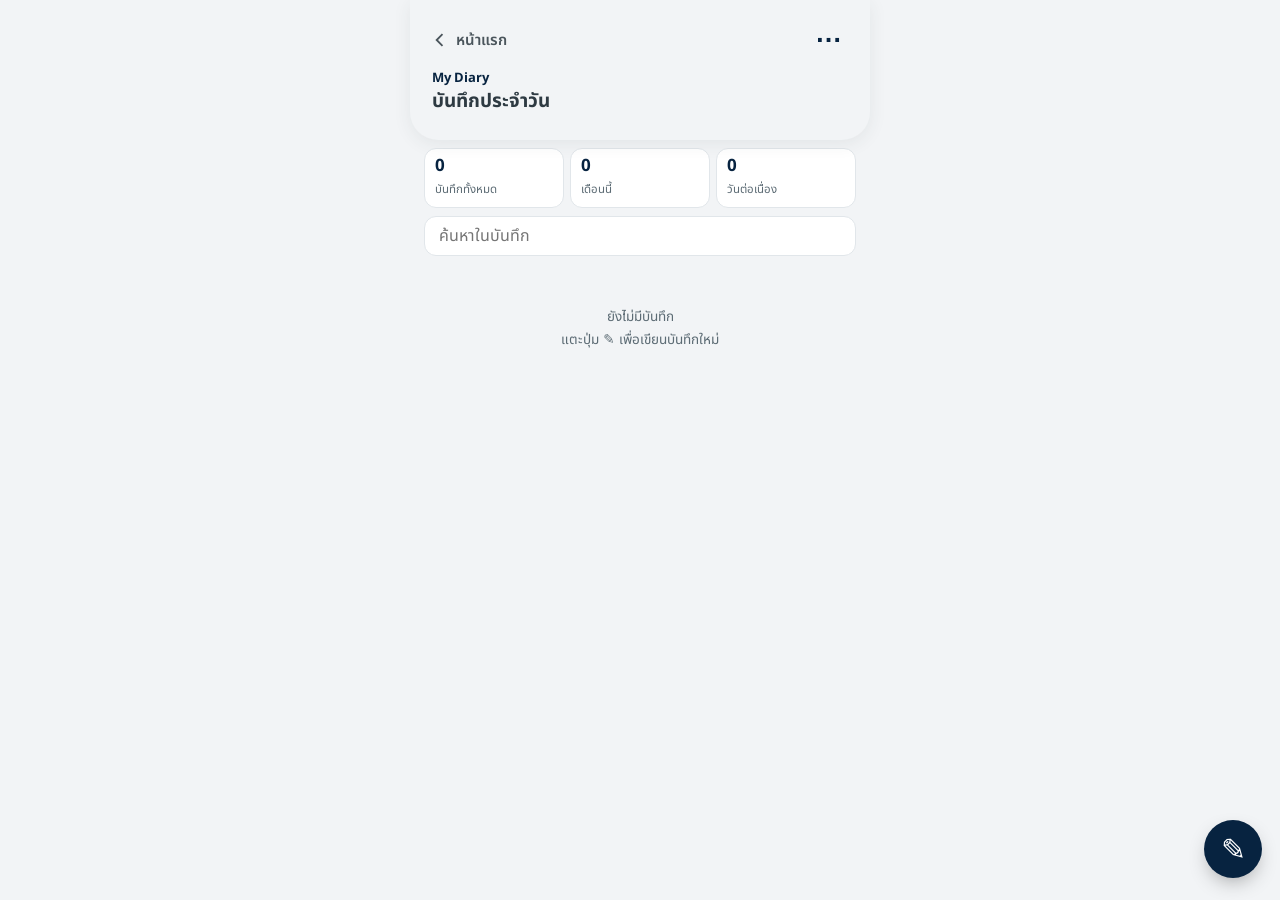
<file: diary/index.html>
<!DOCTYPE html>
<html lang="th">
<head>
<meta charset="UTF-8">
<meta name="viewport" content="width=device-width, initial-scale=1, viewport-fit=cover">
<title>My Diary — My Family Funds</title>
<meta name="theme-color" content="#072340">
<link rel="preconnect" href="https://fonts.googleapis.com">
<link href="https://fonts.googleapis.com/css2?family=Prompt:wght@500;600;700&family=Noto+Sans+Thai:wght@400;500;600;700&family=Noto+Serif+Thai:wght@400;600&display=swap" rel="stylesheet">
<link rel="stylesheet" href="../shell.css">
<script src="../data-safety.js"></script>
<style>
.dr-stats{display:flex;gap:8px;padding:12px 16px 0}
.dr-stat{flex:1;min-width:0;background:var(--surface,#fff);border:1px solid var(--line,#E1E6EA);border-radius:14px;padding:10px 12px}
.dr-stat b{display:block;font-size:19px;color:var(--primary,#072340);line-height:1.2}
.dr-stat span{font-size:11.5px;color:var(--ink-soft,#5C6B74)}
.dr-bar{padding:12px 16px 0}
.dr-bar input{width:100%;height:44px;border-radius:14px;border:1px solid var(--line,#E1E6EA);background:var(--surface,#fff);color:var(--ink,#2E3A42);padding:0 14px;font-size:16px;font-family:inherit;box-sizing:border-box}
.dr-chips{display:flex;gap:8px;overflow-x:auto;padding:10px 16px 4px;scrollbar-width:none}
.dr-chip{flex:none;height:36px;padding:0 14px;border-radius:999px;border:1px solid var(--line,#E1E6EA);background:var(--surface,#fff);color:var(--ink-soft,#5C6B74);font:600 12.5px inherit;font-family:inherit;cursor:pointer}
.dr-chip.on{background:var(--primary,#072340);color:#fff;border-color:var(--primary,#072340)}
.dr-list{padding:6px 16px 110px}
.dr-card{display:block;width:100%;text-align:left;font:inherit;margin-bottom:10px;padding:12px 14px;border-radius:16px;border:1px solid var(--line,#E1E6EA);background:var(--surface,#fff);color:var(--ink,#2E3A42);cursor:pointer;box-sizing:border-box}
.dr-card .top{display:flex;align-items:center;justify-content:space-between;gap:8px;margin-bottom:4px}
.dr-card .dt{font-size:12px;font-weight:700;color:var(--ink-soft,#5C6B74)}
.dr-card .mo{font-size:20px;line-height:1}
.dr-card h4{margin:0 0 3px;font-size:14.5px;line-height:1.35}
.dr-card p{margin:0;font-size:13px;line-height:1.55;color:var(--ink-soft,#5C6B74);display:-webkit-box;-webkit-line-clamp:3;-webkit-box-orient:vertical;overflow:hidden;white-space:pre-wrap;word-break:break-word}
.dr-empty{text-align:center;color:var(--ink-soft,#5C6B74);font-size:13.5px;line-height:1.7;padding:36px 20px}
.dr-fab{position:fixed;right:18px;bottom:calc(22px + env(safe-area-inset-bottom,0px));width:58px;height:58px;border-radius:50%;border:0;background:var(--primary,#072340);color:#fff;font-size:30px;box-shadow:0 8px 22px -8px rgba(0,0,0,.45);cursor:pointer;z-index:60}
.dr-modal{position:fixed;inset:0;background:rgba(10,20,30,.5);display:none;align-items:flex-end;justify-content:center;z-index:100}
.dr-modal.on{display:flex}
.dr-sheet{width:100%;max-width:560px;max-height:94vh;overflow:auto;background:var(--surface,#fff);color:var(--ink,#2E3A42);border-radius:22px 22px 0 0;padding:16px 16px calc(18px + env(safe-area-inset-bottom,0px));box-sizing:border-box}
.dr-row{display:flex;gap:8px;margin-top:10px}
.dr-row>*{flex:1}
.dr-sheet input[type=text],.dr-sheet input[type=date],.dr-sheet textarea{width:100%;box-sizing:border-box;border-radius:12px;border:1px solid var(--line,#E1E6EA);background:var(--bg,#F2F4F6);color:var(--ink,#2E3A42);padding:10px 12px;font-size:16px;font-family:inherit;margin-top:10px}
.dr-sheet textarea{min-height:46vh;line-height:1.7;resize:vertical}
.dr-moods{display:grid;grid-template-columns:repeat(6,1fr);gap:6px;margin-top:12px}
.dr-mood{height:46px;padding:0;border-radius:12px;border:1px solid var(--line,#E1E6EA);background:var(--bg,#F2F4F6);font-size:23px;cursor:pointer}
.dr-mood.on{border-color:var(--primary,#072340);background:var(--primary-soft,#E3EBF1);box-shadow:0 0 0 2px var(--primary,#072340) inset}
.dr-btn{height:44px;padding:0 16px;border-radius:12px;border:1px solid var(--line,#E1E6EA);background:var(--surface,#fff);color:var(--ink,#2E3A42);font:700 13px inherit;font-family:inherit;cursor:pointer}
.dr-btn.p{background:var(--primary,#072340);color:#fff;border-color:var(--primary,#072340)}
.dr-btn.d{color:#B5422B}
.dr-saved{font-size:11.5px;color:var(--ink-soft,#5C6B74);min-height:16px;margin-top:6px}
.dr-reader{position:fixed;inset:0;z-index:110;background:#F6F0E4;color:#3B2F22;display:none;flex-direction:column}
.dr-reader.on{display:flex}
.dr-rtop{display:flex;align-items:center;justify-content:space-between;gap:8px;padding:calc(10px + env(safe-area-inset-top,0px)) 12px 10px}
.dr-rtop button{height:42px;min-width:42px;padding:0 14px;border-radius:999px;border:1px solid rgba(59,47,34,.18);background:rgba(255,255,255,.55);color:#3B2F22;font:700 13px inherit;font-family:inherit;cursor:pointer}
.dr-rpage{flex:1;overflow:auto;-webkit-overflow-scrolling:touch;padding:8px 26px 30px}
.dr-rinner{max-width:620px;margin:0 auto}
.dr-rdate{font-size:13px;letter-spacing:.3px;color:#8A7458;font-weight:600}
.dr-rmood{font-size:34px;line-height:1;margin:10px 0 0}
.dr-rtitle{font-family:'Noto Serif Thai','Prompt',serif;font-size:25px;line-height:1.4;font-weight:600;margin:14px 0 0}
.dr-rrule{width:44px;height:2px;background:#C9B48F;border:0;margin:18px 0}
.dr-rbody{font-family:'Noto Serif Thai','Noto Sans Thai',serif;font-size:17px;line-height:2;white-space:pre-wrap;word-break:break-word;margin:0}
.dr-rnav{display:flex;align-items:center;justify-content:space-between;gap:8px;padding:8px 14px calc(12px + env(safe-area-inset-bottom,0px));border-top:1px solid rgba(59,47,34,.1)}
.dr-rnav button{height:40px;padding:0 14px;border-radius:999px;border:0;background:transparent;color:#6B5A44;font:600 13px inherit;font-family:inherit;cursor:pointer}
.dr-rnav button:disabled{opacity:.3;cursor:default}
.dr-lock{position:fixed;inset:0;z-index:200;background:var(--bg,#F2F4F6);color:var(--ink,#2E3A42);display:none;align-items:center;justify-content:center;padding:24px}
.dr-lock.on{display:flex}
.dr-lock .box{width:100%;max-width:320px;text-align:center}
.dr-lock input{width:100%;box-sizing:border-box;height:52px;text-align:center;letter-spacing:8px;font-size:22px;border-radius:14px;border:1px solid var(--line,#E1E6EA);background:var(--surface,#fff);color:var(--ink,#2E3A42);margin:14px 0 10px}
.dr-toast{position:fixed;left:50%;bottom:90px;transform:translateX(-50%);background:#14211D;color:#fff;padding:10px 16px;border-radius:999px;font-size:12.5px;z-index:300;opacity:0;transition:opacity .2s;max-width:86vw;text-align:center}

/* compact v31 */
.dr-stats{padding:8px 14px 0;gap:6px}.dr-stat{padding:7px 10px;border-radius:12px}.dr-stat b{font-size:17px}
.dr-bar{padding:8px 14px 0}.dr-bar input{height:40px;border-radius:12px}
.dr-chips{padding:8px 14px 2px;gap:6px}.dr-chip{height:32px;padding:0 12px}
.dr-list{padding:4px 14px 110px}
.dr-card{margin-bottom:7px;padding:9px 12px;border-radius:14px}.dr-card .top{margin-bottom:2px}.dr-card h4{font-size:14px;margin-bottom:2px}.dr-card p{font-size:12.5px;line-height:1.5}
</style>
<style id="mff-no-flash">html{overscroll-behavior-y:contain;touch-action:manipulation}button,a,[role=button],.back{-webkit-tap-highlight-color:transparent;-webkit-touch-callout:none}button,[role=button],.back,.hm-menu a{-webkit-user-select:none;user-select:none}</style><script src="../icon-system.js"></script><style id="mff-diary-extras">
.dr-card.col{color:#3B2F22;border-color:rgba(0,0,0,.08)}
.dr-card.col h4{color:#3B2F22}.dr-card.col p,.dr-card.col .dt{color:#5A4B3A}
.dr-colors{display:flex;align-items:center;gap:7px;margin-top:12px;flex-wrap:wrap}
.dr-collab{font-size:12px;font-weight:700;color:var(--ink-soft,#5C6B74)}
.dr-sw{width:26px;height:26px;border-radius:50%;border:2px solid rgba(0,0,0,.14);padding:0;cursor:pointer}
.dr-sw.on{border-color:var(--primary,#072340);box-shadow:0 0 0 2px #fff inset}
.dr-tools{margin-top:10px}
.dr-emobtn{height:36px;font-size:13px;padding:0 12px}
.dr-emo{margin-top:8px;border:1px solid var(--line,#E1E6EA);border-radius:14px;background:var(--surface,#fff);overflow:hidden}
.dr-emo[hidden]{display:none}
.dr-emo-tabs{display:flex;overflow-x:auto;border-bottom:1px solid var(--line,#E1E6EA);background:var(--bg,#F2F4F6);-webkit-overflow-scrolling:touch}
.dr-emo-tab{flex:none;width:44px;height:40px;border:0;background:transparent;font-size:20px;cursor:pointer;border-bottom:3px solid transparent}
.dr-emo-tab.on{border-bottom-color:var(--primary,#072340);background:var(--surface,#fff)}
.dr-emo-grid{display:grid;grid-template-columns:repeat(8,1fr);max-height:190px;overflow-y:auto;padding:6px;-webkit-overflow-scrolling:touch}
.dr-emo-i{height:40px;border:0;background:transparent;font-size:24px;border-radius:10px;cursor:pointer;padding:0}
.dr-emo-i:active{background:var(--primary-soft,#E3EBF1)}
.dr-emo-i.big{font-size:34px;height:52px}
.dr-sheet textarea{min-height:34vh}
</style></head>
<body>
<div class="mff-app">
  <div class="mff-hero-wrap" style="padding-bottom:20px;border-radius:0 0 28px 28px">
    <div class="mff-topbar">
      <a class="back" href="../index.html"><svg viewBox="0 0 24 24" fill="none" stroke="currentColor" stroke-width="2.2"><path d="M15 5 8 12l7 7"/></svg>หน้าแรก</a>
      <button type="button" id="menuBtn" aria-label="เมนู" style="background:none;border:0;color:var(--primary);font-size:26px;font-weight:700;width:44px;height:44px;cursor:pointer">⋯</button>
    </div>
    <div class="mff-hero" style="padding-top:0">
      <p class="eyebrow" style="margin-bottom:2px">My Diary</p>
      <h1 style="font-size:19px;white-space:nowrap">บันทึกประจำวัน</h1>
    </div>
  </div>
  <div class="dr-stats" id="stats"></div>
  <div class="dr-bar"><input id="q" type="search" placeholder="ค้นหาในบันทึก" aria-label="ค้นหาในบันทึก"></div>
  <div class="dr-chips" id="chips"></div>
  <div class="dr-list" id="list"></div>
</div>
<button class="dr-fab" id="fab" type="button" aria-label="เขียนบันทึก">✎</button>

<div class="dr-reader" id="reader">
  <div class="dr-rtop"><button type="button" id="rBack">← กลับ</button><button type="button" id="rEdit">✎ แก้ไข</button></div>
  <div class="dr-rpage" id="rPage"></div>
  <div class="dr-rnav"><button type="button" id="rPrev">‹ เก่ากว่า</button><button type="button" id="rNext">ใหม่กว่า ›</button></div>
</div>
<div class="dr-modal" id="modal"><div class="dr-sheet" id="sheet"></div></div>
<div class="dr-modal" id="menuModal"><div class="dr-sheet">
  <div class="dr-row"><button class="dr-btn" id="mPin" type="button"></button></div>
  <div class="dr-row" id="mPinOffRow"><button class="dr-btn" id="mPinOff" type="button">ปิดล็อก PIN</button></div>
  <div class="dr-row"><button class="dr-btn" id="mExport" type="button">ส่งออกเป็นไฟล์ข้อความ (.txt)</button></div>
  <div class="dr-row"><button class="dr-btn" id="mClose" type="button">ปิด</button></div>
  <p style="font-size:11.5px;color:var(--ink-soft,#5C6B74);line-height:1.6;margin:10px 0 0">PIN เป็นแค่การล็อกหน้าจอของแอปบนเครื่องนี้ ไม่ใช่การเข้ารหัสข้อมูล ข้อมูลยังซิงก์ขึ้น Google Sheets ของคุณตามปกติ (แท็บ Diary)</p>
</div></div>

<div class="dr-lock" id="lock"><div class="box">
  <div style="font-size:38px">🔒</div>
  <h2 style="margin:8px 0 0;font-size:18px">My Diary</h2>
  <p style="margin:6px 0 0;font-size:13px;color:var(--ink-soft,#5C6B74)">ใส่ PIN เพื่อเปิดบันทึก</p>
  <input id="lockIn" type="password" inputmode="numeric" autocomplete="off" maxlength="6" aria-label="PIN">
  <button class="dr-btn p" id="lockGo" type="button" style="width:100%">เปิด</button>
  <p id="lockMsg" style="font-size:12.5px;color:#B5422B;min-height:18px;margin:8px 0 0"></p>
  <button class="dr-btn" id="lockForgot" type="button" style="width:100%;margin-top:6px;font-weight:600">ลืม PIN</button>
</div></div>
<div class="dr-toast" id="toast"></div>

<script src="../themes.js"></script>
<script>
(function(){
'use strict';
var CK='mff_diary_cache_v1', DIRTY='mff_sync_dirty_v1_diary', PK='mff_diary_pin_v1', UK='mff_diary_unlocked_v1';
var MOODS=['','😞','😕','😐','🙂','😄','🥰','😴','😢','😡','😰','🤒','🥳'];
var MNAME=['','แย่มาก','ไม่ค่อยดี','เฉย ๆ','ดี','ดีมาก','มีความรัก','เหนื่อย/ง่วง','เศร้า','โมโห','เครียด','ไม่สบาย','ฉลอง'];
var MOOD_MAX=MOODS.length-1;
var DCOL={'':'',cream:'#FFF4D6',rose:'#FDE2E4',peach:'#FFE5D0',mint:'#DFF3E6',sky:'#DCEBFA',lav:'#E8E0F7',sand:'#EFE6D6',slate:'#E3E8EE'};
var DCOLN={'':'ค่าเริ่มต้น',cream:'ครีม',rose:'ชมพู',peach:'พีช',mint:'มิ้นต์',sky:'ฟ้า',lav:'ม่วง',sand:'ทราย',slate:'เทา'};
var EMO=[
 ['😀','😀 😃 😄 😁 😆 😅 🤣 😂 🙂 🙃 😉 😊 😇 🥰 😍 🤩 😘 😗 😚 😙 😋 😛 😜 🤪 😝 🤑 🤗 🤭 🤫 🤔 🤐 🤨 😐 😑 😶 😏 😒 🙄 😬 🤥 😌 😔 😪 🤤 😴 😷 🤒 🤕 🤢 🤮 🤧 🥵 🥶 🥴 😵 🤯 🤠 🥳 😎 🤓 🧐 😕 😟 🙁 😮 😯 😲 😳 🥺 😦 😧 😨 😰 😥 😢 😭 😱 😖 😣 😞 😓 😩 😫 🥱 😤 😡 😠 🤬 😈 👿 💀 💩 🤡 👻 👽 🤖'],
 ['👍','👍 👎 👌 ✌️ 🤞 🤟 🤘 🤙 👈 👉 👆 👇 ☝️ ✋ 🤚 🖖 👋 🤝 🙏 ✍️ 💪 👏 🙌 👐 🤲 🫶 🙆 🙅 🙋 🤷 🤦 💁 🙇 🧘 🚶 🏃 💃 🕺 👯 👀 👂 👃 👄 🦷 🧠'],
 ['❤️','❤️ 🧡 💛 💚 💙 💜 🖤 🤍 🤎 💔 ❣️ 💕 💞 💓 💗 💖 💘 💝 💟 💌 💋 💯 💢 💥 💫 💦 💨 ✨ ⭐ 🌟 💤 🎉 🎊 🔥 🌈'],
 ['🐶','🐶 🐱 🐭 🐹 🐰 🦊 🐻 🐼 🐨 🐯 🦁 🐮 🐷 🐸 🐵 🐔 🐧 🐦 🐤 🦆 🦉 🐺 🐴 🦄 🐝 🦋 🐛 🐌 🐞 🐢 🐍 🐙 🦀 🐠 🐟 🐬 🐳 🐘 🦒 🌸 🌼 🌻 🌹 🌷 🌺 🌿 🍀 🌱 🌳 🌴 🌵 🍁 🍂 🍃 ☀️ ⛅ ☁️ 🌧 ⛈ ❄️ 🌙 💧 🌊'],
 ['🍔','🍎 🍊 🍋 🍌 🍉 🍇 🍓 🍒 🍑 🥭 🍍 🥥 🥝 🍅 🥑 🥦 🥕 🌽 🍞 🥐 🧀 🍳 🥞 🍗 🍖 🍔 🍟 🍕 🌭 🥪 🌮 🍜 🍝 🍣 🍱 🍙 🍚 🍛 🍤 🍦 🍩 🍪 🎂 🍰 🍫 🍬 🍭 ☕ 🍵 🧋 🥤 🍺 🍷 🥂'],
 ['⚽','⚽ 🏀 🏈 ⚾ 🎾 🏐 🏓 🏸 🥊 🎯 🎮 🎲 🎨 🎬 🎤 🎧 🎸 🎹 🎻 📚 ✏️ 📝 🏆 🥇 🏅 🎁 🎈 🎀 🛍 🚴 🏊 ⛹️ 🧩 🎭 🎪'],
 ['✈️','🚗 🚕 🚌 🚎 🚓 🚑 🚒 🚚 🚜 🏍 🛵 🚲 🚂 ✈️ 🚀 🚁 ⛵ 🚢 🏠 🏡 🏢 🏥 🏫 ⛪ 🕌 🛕 🏖 🏝 🏔 ⛰ 🌋 🗺 🧭 ⛽ 🚦 🌆 🌃 🌉'],
 ['💡','⌚ 📱 💻 ⌨️ 🖥 📷 🔋 💡 🔦 📞 ☎️ 📺 📻 ⏰ ⏳ 💰 💵 💳 💎 🔑 🔒 🔓 🔨 🧰 💊 💉 🩺 🧴 🧹 🛒 📦 📌 📍 📎 ✂️ 📅 📆 📊 📈 📉 🗂 📁 ✅ ❌ ⭕ ❗ ❓ ⚠️ 🚫 ➕ ➖ ✔️ ☑️ 🔔 🔕'],
 ['🧸','🌟 ✨ 💖 🎀 🌈 🦄 🍀 🌸 🎈 🎉 🏆 💯 🔥 👑 💎 🧸 🪄 🎵 🎶 🕊 🌻 🍓 🧁 🍭 🎂 🐣 🐥 🦋 🌙 ⭐ 💌 📌 🏷 🔖 🧿 🪐 🎠 🎡'],
];
var EMO_RK='mff_diary_emoji_recent_v1', emoTab=0, emoOpen=false, lastField='eBody';
function emoRecent(){try{var a=JSON.parse(localStorage.getItem(EMO_RK)||'[]');return Array.isArray(a)?a.slice(0,24):[]}catch(e){return[]}}
function emoPush(x){var a=emoRecent().filter(function(y){return y!==x});a.unshift(x);try{localStorage.setItem(EMO_RK,JSON.stringify(a.slice(0,24)))}catch(e){}}
function emoPanel(){
  var tabs='<button type="button" class="dr-emo-tab'+(emoTab===-1?' on':'')+'" data-t="-1" aria-label="ใช้ล่าสุด">🕘</button>'+EMO.map(function(c,i){return '<button type="button" class="dr-emo-tab'+(emoTab===i?' on':'')+'" data-t="'+i+'">'+c[0]+'</button>'}).join('');
  var list=emoTab===-1?emoRecent():EMO[emoTab][1].split(' ');
  var big=(emoTab===EMO.length-1)?' big':'';
  var grid=list.length?list.map(function(x){return '<button type="button" class="dr-emo-i'+big+'" data-e="'+x+'">'+x+'</button>'}).join(''):'<div class="dr-saved" style="grid-column:1/-1;padding:10px">ยังไม่มีอิโมจิที่ใช้ล่าสุด</div>';
  return '<div class="dr-emo-tabs">'+tabs+'</div><div class="dr-emo-grid">'+grid+'</div>';
}
function emoInsert(x){
  var f=$(lastField)||$('eBody'); if(!f)return;
  var s=typeof f.selectionStart==='number'?f.selectionStart:f.value.length, e2=typeof f.selectionEnd==='number'?f.selectionEnd:s;
  f.value=f.value.slice(0,s)+x+f.value.slice(e2);
  var p=s+x.length; try{f.setSelectionRange(p,p)}catch(e){}
  emoPush(x); schedule();
}
var items=[], q='', month='all', ed=null, rd=null, saveT=null, unlocked=false, openedAt=0, downOnBackdrop=false;
var $=function(i){return document.getElementById(i)};
function esc(s){return String(s==null?'':s).replace(/[&<>'"]/g,function(c){return{'&':'&amp;','<':'&lt;','>':'&gt;',"'":'&#39;','"':'&quot;'}[c]})}
function pad(n){return String(n).padStart(2,'0')}
function ymd(d){return d.getFullYear()+'-'+pad(d.getMonth()+1)+'-'+pad(d.getDate())}
function today(){return ymd(new Date())}
function now(){return new Date().toISOString()}
function parse(s){var p=/^(\d{4})-(\d{2})-(\d{2})$/.exec(s||'');return p?new Date(+p[1],+p[2]-1,+p[3]):null}
function thDate(s,long){var d=parse(s);if(!d)return s||'';return d.toLocaleDateString('th-TH',long?{weekday:'long',day:'numeric',month:'long',year:'numeric'}:{weekday:'short',day:'numeric',month:'short',year:'numeric'})}
function thMonth(m){var d=parse(m+'-01');return d?d.toLocaleDateString('th-TH',{month:'short',year:'2-digit'}):m}
function toast(m){var t=$('toast');t.textContent=m;t.style.opacity='1';clearTimeout(toast._t);toast._t=setTimeout(function(){t.style.opacity='0'},2400)}
function norm(e){
  if(!e.date&&/^dy_\d{4}-\d{2}-\d{2}$/.test(e.id||'')) e.date=e.id.slice(3);
  e.title=e.title||''; e.body=e.body||''; e.mood=Math.max(0,Math.min(MOOD_MAX,Number(e.mood)||0)); e.color=Object.prototype.hasOwnProperty.call(DCOL,e.color)?e.color:'';
  return e;
}
function load(){
  var a=[];try{a=JSON.parse(localStorage.getItem(CK)||'[]')}catch(e){}
  items=(Array.isArray(a)?a:[]).filter(function(x){return x&&x.id}).map(norm).filter(function(x){return parse(x.date)});
  sortItems();
}
function save(){try{localStorage.setItem(CK,JSON.stringify(items));localStorage.setItem(DIRTY,'1')}catch(e){toast('บันทึกในเครื่องไม่สำเร็จ')}}
function byId(i){return items.filter(function(e){return e.id===i})[0]}
function sortItems(){items.sort(function(a,b){if(a.date!==b.date)return a.date<b.date?1:-1;var x=a.createdAt||'',y=b.createdAt||'';return x<y?1:x>y?-1:0})}
function newId(date){var id='dy_'+date;if(!byId(id))return id;do{id='dy_'+date+'_'+Date.now().toString(36)+Math.random().toString(36).slice(2,5)}while(byId(id));return id}
function tm(e){var d=new Date(e.createdAt);return isNaN(d)?'':pad(d.getHours())+':'+pad(d.getMinutes())+' น.'}

/* ---------- สถิติ ---------- */
function streak(){
  var set={};items.forEach(function(e){if((e.body||e.title))set[e.date]=1});
  var d=new Date(); if(!set[ymd(d)]) d.setDate(d.getDate()-1);
  var n=0; while(set[ymd(d)]){n++;d.setDate(d.getDate()-1)} return n;
}
function renderStats(){
  var mo=today().slice(0,7), cm=items.filter(function(e){return e.date.slice(0,7)===mo}).length;
  $('stats').innerHTML='<div class="dr-stat"><b>'+items.length+'</b><span>บันทึกทั้งหมด</span></div>'+
    '<div class="dr-stat"><b>'+cm+'</b><span>เดือนนี้</span></div>'+
    '<div class="dr-stat"><b>'+streak()+'</b><span>วันต่อเนื่อง</span></div>';
}

/* ---------- รายการ ---------- */
function visible(){
  var k=q.trim().toLowerCase();
  return items.filter(function(e){
    if(month!=='all'&&e.date.slice(0,7)!==month) return false;
    if(!k) return true;
    return (e.title+' '+e.body).toLowerCase().indexOf(k)>=0;
  });
}
function renderChips(){
  var ms=[];items.forEach(function(e){var m=e.date.slice(0,7);if(ms.indexOf(m)<0)ms.push(m)});
  if(month!=='all'&&ms.indexOf(month)<0) month='all';
  $('chips').innerHTML=ms.length?['all'].concat(ms).map(function(m){
    return '<button type="button" class="dr-chip'+(m===month?' on':'')+'" data-m="'+m+'">'+(m==='all'?'ทั้งหมด':esc(thMonth(m)))+'</button>';
  }).join(''):'';
}
function render(){
  renderStats();renderChips();
  var v=visible(), h='';
  if(!v.length){
    h='<div class="dr-empty">'+(items.length?'ไม่พบบันทึกที่ค้นหา':'ยังไม่มีบันทึก<br>แตะปุ่ม ✎ เพื่อเขียนบันทึกใหม่')+'</div>';
  }else{
    v.forEach(function(e){
      h+='<button type="button" class="dr-card'+(DCOL[e.color]?' col':'')+'"'+(DCOL[e.color]?' style="background:'+DCOL[e.color]+'"':'')+' data-id="'+esc(e.id)+'"><div class="top"><span class="dt">'+esc(thDate(e.date))+(tm(e)?' · '+tm(e):'')+'</span><span class="mo">'+(MOODS[e.mood]||'')+'</span></div>'+
        (e.title?'<h4>'+esc(e.title)+'</h4>':'')+(e.body?'<p>'+esc(e.body)+'</p>':'')+'</button>';
    });
  }
  $('list').innerHTML=h;
}

/* ---------- ตัวแก้ไข ---------- */
function openEditor(id){
  var ex=id?byId(id):null, date=ex?ex.date:today();
  ed={id:ex?ex.id:null,date:date,mood:ex?ex.mood:0,color:ex?(ex.color||''):''}; emoOpen=false; lastField='eBody';
  $('sheet').innerHTML=
    '<div style="display:flex;align-items:center;justify-content:space-between;gap:8px"><b style="font-size:15px">เขียนบันทึก</b><span class="dr-saved" id="drSaved"></span></div>'+
    '<input type="date" id="eDate" value="'+date+'" aria-label="วันที่">'+
    '<div class="dr-moods" id="eMoods">'+[1,2,3,4,5,6,7,8,9,10,11,12].map(function(i){return '<button type="button" class="dr-mood'+(ed.mood===i?' on':'')+'" data-m="'+i+'" aria-label="'+MNAME[i]+'">'+MOODS[i]+'</button>'}).join('')+'</div>'+
    '<div class="dr-colors" id="eColors"><span class="dr-collab">สี</span>'+Object.keys(DCOL).map(function(k){return '<button type="button" class="dr-sw'+(ed.color===k?' on':'')+'" data-c="'+k+'" aria-label="สี'+DCOLN[k]+'" style="background:'+(DCOL[k]||'#fff')+'"></button>'}).join('')+'</div>'+
    '<input type="text" id="eTitle" placeholder="หัวข้อ (ไม่ใส่ก็ได้)" maxlength="120" value="'+esc(ex?ex.title:'')+'">'+
    '<div class="dr-tools"><button type="button" class="dr-btn dr-emobtn" id="eEmoBtn">😊 อิโมจิ / สติกเกอร์</button></div><div class="dr-emo" id="eEmo" hidden></div>'+
    '<textarea id="eBody" placeholder="วันนี้เป็นอย่างไรบ้าง...">'+esc(ex?ex.body:'')+'</textarea>'+
    '<div class="dr-row">'+(ex?'<button type="button" class="dr-btn d" id="eDel">ลบ</button>':'')+'<button type="button" class="dr-btn p" id="eDone">เสร็จ</button></div>';
  openedAt=Date.now(); downOnBackdrop=false;
  $('sheet').style.background=DCOL[ed.color]||'';
  $('modal').classList.add('on');
  if(!ex) setTimeout(function(){var b=$('eBody');if(b)b.focus()},60);
}
function commit(quiet){
  if(!ed) return;
  var title=($('eTitle').value||'').trim(), body=($('eBody').value||'').replace(/\s+$/,''), ex=ed.id?byId(ed.id):null;
  if(!title&&!body&&!ed.mood&&!ed.color) return; /* ไม่สร้างบันทึกว่าง */
  if(ex&&ex.title===title&&ex.body===body&&ex.mood===ed.mood&&ex.date===ed.date&&(ex.color||'')===(ed.color||'')) return;
  var t=now();
  if(ex){ex.title=title;ex.body=body;ex.mood=ed.mood;ex.color=ed.color||'';ex.date=ed.date;ex.updatedAt=t}
  else{ed.id=newId(ed.date);items.push({id:ed.id,date:ed.date,title:title,body:body,mood:ed.mood,color:ed.color||'',createdAt:t,updatedAt:t})}
  sortItems();
  save();
  if(!quiet){var s=$('drSaved');if(s)s.textContent='บันทึกในเครื่องแล้ว'}
}
function schedule(){clearTimeout(saveT);saveT=setTimeout(function(){commit();render()},700)}
function closeEditor(){
  clearTimeout(saveT);
  try{commit(true)}catch(e){}
  var d=ed&&ed.id;
  ed=null;$('modal').classList.remove('on');
  try{render()}catch(e){}
  if(d&&byId(d)) openReader(d); /* เขียนเสร็จ → เปิดอ่านเป็นหน้าหนังสือ */
}

/* ---------- โหมดอ่าน (เหมือนเปิดอ่านสมุดไดอารี่) ---------- */
function openReader(id){
  var e=byId(id); if(!e){closeReader();return}
  rd=id;
  var i=items.indexOf(e); /* items เรียงใหม่→เก่า */
  $('rPrev').disabled=!(i<items.length-1);
  $('rNext').disabled=!(i>0);
  $('rPage').innerHTML='<div class="dr-rinner"><div class="dr-rdate">'+esc(thDate(e.date,true))+(tm(e)?' · '+esc(tm(e)):'')+'</div>'+
    (e.mood?'<div class="dr-rmood" title="'+esc(MNAME[e.mood])+'">'+MOODS[e.mood]+'</div>':'')+
    (e.title?'<h2 class="dr-rtitle">'+esc(e.title)+'</h2>':'')+
    ((e.title||e.mood)&&e.body?'<hr class="dr-rrule">':'')+
    (e.body?'<p class="dr-rbody">'+esc(e.body)+'</p>':'<p class="dr-rbody" style="color:#A89878">(ยังไม่ได้เขียนเนื้อหา)</p>')+'</div>';
  $('rPage').scrollTop=0; $('reader').style.background=DCOL[e.color]||'';
  $('reader').classList.add('on');
}
function closeReader(){rd=null;$('reader').classList.remove('on');render()}
function stepReader(dir){
  var e=byId(rd); if(!e) return;
  var n=items[items.indexOf(e)+dir]; if(n) openReader(n.id);
}
$('rBack').onclick=closeReader;
$('rEdit').onclick=function(){var d=rd;rd=null;$('reader').classList.remove('on');openEditor(d)};
$('rPrev').onclick=function(){stepReader(1)};
$('rNext').onclick=function(){stepReader(-1)};
/* เซฟทันทีเมื่อแอปถูกซ่อน/ปิดหน้า (กันพิมพ์แล้วยังไม่ทันเซฟ) */
function flush(){if(ed){clearTimeout(saveT);try{commit(true)}catch(e){}}}
window.addEventListener('pagehide',flush);
document.addEventListener('visibilitychange',function(){if(document.hidden)flush()});

$('sheet').addEventListener('input',function(e){if(e.target.id==='eTitle'||e.target.id==='eBody')schedule()});
$('sheet').addEventListener('change',function(e){
  if(e.target.id==='eDate'){
    var nd=e.target.value; if(!parse(nd)){e.target.value=ed.date;return}
    ed.date=nd;clearTimeout(saveT);commit(true);render();
  }
});
$('sheet').addEventListener('focusin',function(e){if(e.target.id==='eTitle'||e.target.id==='eBody')lastField=e.target.id});
$('sheet').addEventListener('click',function(e){
  var sw=e.target.closest('.dr-sw');
  if(sw){ed.color=sw.dataset.c||'';Array.prototype.forEach.call($('eColors').querySelectorAll('.dr-sw'),function(b){b.classList.toggle('on',(b.dataset.c||'')===ed.color)});$('sheet').style.background=DCOL[ed.color]||'';commit();render();return}
  if(e.target.closest('#eEmoBtn')){emoOpen=!emoOpen;var P=$('eEmo');P.hidden=!emoOpen;if(emoOpen){P.innerHTML=emoPanel();if(document.activeElement&&document.activeElement.blur)document.activeElement.blur()}return}
  var tb=e.target.closest('.dr-emo-tab');
  if(tb){emoTab=+tb.dataset.t;$('eEmo').innerHTML=emoPanel();return}
  var ei=e.target.closest('.dr-emo-i');
  if(ei){emoInsert(ei.dataset.e);return}
  var m=e.target.closest('.dr-mood');
  if(m){var v=+m.dataset.m;ed.mood=(ed.mood===v)?0:v;
    Array.prototype.forEach.call($('eMoods').children,function(b){b.classList.toggle('on',+b.dataset.m===ed.mood)});
    commit();render();return}
  if(e.target.id==='eDone'){closeEditor();return}
  if(e.target.id==='eDel'){
    if(!confirm('ลบบันทึกนี้ใช่ไหม? ลบแล้วกู้คืนไม่ได้'))return;
    clearTimeout(saveT);items=items.filter(function(x){return x.id!==ed.id});save();ed=null;
    $('modal').classList.remove('on');render();toast('ลบแล้ว');
  }
});
$('modal').addEventListener('pointerdown',function(e){downOnBackdrop=(e.target===$('modal'))});
$('modal').addEventListener('click',function(e){
  var ok=e.target===$('modal')&&downOnBackdrop&&Date.now()-openedAt>450;
  downOnBackdrop=false;
  if(ok)closeEditor();
});
$('fab').onclick=function(){openEditor(null)};
$('list').addEventListener('click',function(e){var c=e.target.closest('.dr-card');if(c)openReader(c.dataset.id)});
$('chips').addEventListener('click',function(e){var c=e.target.closest('.dr-chip');if(!c)return;month=c.dataset.m;render()});
$('q').addEventListener('input',function(){q=this.value;render()});

/* ---------- PIN ---------- */
function sha(s){
  if(window.crypto&&crypto.subtle&&window.TextEncoder){
    return crypto.subtle.digest('SHA-256',new TextEncoder().encode(s)).then(function(b){return Array.prototype.map.call(new Uint8Array(b),function(x){return pad(x.toString(16))}).join('')});
  }
  var h=5381;for(var i=0;i<s.length;i++)h=((h<<5)+h+s.charCodeAt(i))|0;return Promise.resolve('d'+h);
}
function pinRec(){try{return JSON.parse(localStorage.getItem(PK)||'null')}catch(e){return null}}
function hasPin(){var r=pinRec();return !!(r&&r.h)}
function setPin(){
  var a=prompt('ตั้ง PIN ตัวเลข 4-6 หลัก');if(a==null)return;
  if(!/^\d{4,6}$/.test(a)){toast('PIN ต้องเป็นตัวเลข 4-6 หลัก');return}
  var b=prompt('ใส่ PIN อีกครั้งเพื่อยืนยัน');if(b==null)return;
  if(a!==b){toast('PIN ไม่ตรงกัน');return}
  var salt=Math.random().toString(36).slice(2,10);
  sha(salt+a).then(function(h){localStorage.setItem(PK,JSON.stringify({s:salt,h:h}));try{sessionStorage.setItem(UK,'1')}catch(e){}toast('ตั้ง PIN แล้ว');menuPaint()});
}
function showLock(){$('lock').classList.add('on');$('lockMsg').textContent='';$('lockIn').value='';setTimeout(function(){$('lockIn').focus()},80)}
function tryUnlock(){
  var r=pinRec(),v=$('lockIn').value;if(!r)return unlock();
  sha(r.s+v).then(function(h){
    if(h===r.h){try{sessionStorage.setItem(UK,'1')}catch(e){}unlock()}
    else{$('lockMsg').textContent='PIN ไม่ถูกต้อง';$('lockIn').value=''}
  });
}
function unlock(){unlocked=true;$('lock').classList.remove('on');load();render()}
$('lockGo').onclick=tryUnlock;
$('lockIn').addEventListener('keydown',function(e){if(e.key==='Enter')tryUnlock()});
$('lockForgot').onclick=function(){
  if(!confirm('รีเซ็ต PIN? บันทึกของคุณจะไม่ถูกลบ แต่ล็อกจะถูกปิด (PIN เป็นแค่ล็อกหน้าจอบนเครื่องนี้)'))return;
  localStorage.removeItem(PK);unlock();toast('ปิดล็อกแล้ว ตั้ง PIN ใหม่ได้จากเมนู ⋯');
};

/* ---------- เมนู ---------- */
function menuPaint(){$('mPin').textContent=hasPin()?'เปลี่ยน PIN':'ตั้ง PIN ล็อกหน้านี้';$('mPinOffRow').style.display=hasPin()?'':'none'}
$('menuBtn').onclick=function(){menuPaint();$('menuModal').classList.add('on')};
$('mClose').onclick=function(){$('menuModal').classList.remove('on')};
$('menuModal').addEventListener('click',function(e){if(e.target===$('menuModal'))$('menuModal').classList.remove('on')});
$('mPin').onclick=function(){$('menuModal').classList.remove('on');setPin()};
$('mPinOff').onclick=function(){
  if(!confirm('ปิดล็อก PIN ของ My Diary?'))return;
  localStorage.removeItem(PK);$('menuModal').classList.remove('on');toast('ปิดล็อกแล้ว');
};
$('mExport').onclick=function(){
  $('menuModal').classList.remove('on');
  if(!items.length){toast('ยังไม่มีบันทึกให้ส่งออก');return}
  var out=items.slice().sort(function(a,b){return a.date<b.date?-1:1}).map(function(e){
    return '=== '+thDate(e.date,true)+(e.mood?'  '+MOODS[e.mood]:'')+' ===\n'+(e.title?e.title+'\n':'')+(e.body||'')+'\n';
  }).join('\n');
  try{
    var a=document.createElement('a');a.href=URL.createObjectURL(new Blob([out],{type:'text/plain;charset=utf-8'}));
    a.download='my-diary-'+today()+'.txt';document.body.appendChild(a);a.click();
    setTimeout(function(){URL.revokeObjectURL(a.href);a.remove()},1500);
  }catch(e){toast('ส่งออกไม่สำเร็จ')}
};

window.addEventListener('storage',function(e){if(e.key===CK&&unlocked&&!ed&&!rd){load();render()}});
document.addEventListener('visibilitychange',function(){if(!document.hidden&&unlocked&&!ed&&!rd){load();render()}});

/* เริ่มต้น */
var needLock=hasPin()&&(function(){try{return sessionStorage.getItem(UK)!=='1'}catch(e){return true}})();
if(needLock) showLock(); else unlock();
var np=new URLSearchParams(location.search).get('new');
if(np&&!needLock) openEditor(today());
if('serviceWorker' in navigator){window.addEventListener('load',function(){navigator.serviceWorker.register('../sw.js').catch(function(){})})}
})();
</script>

</body>
</html>
</file>
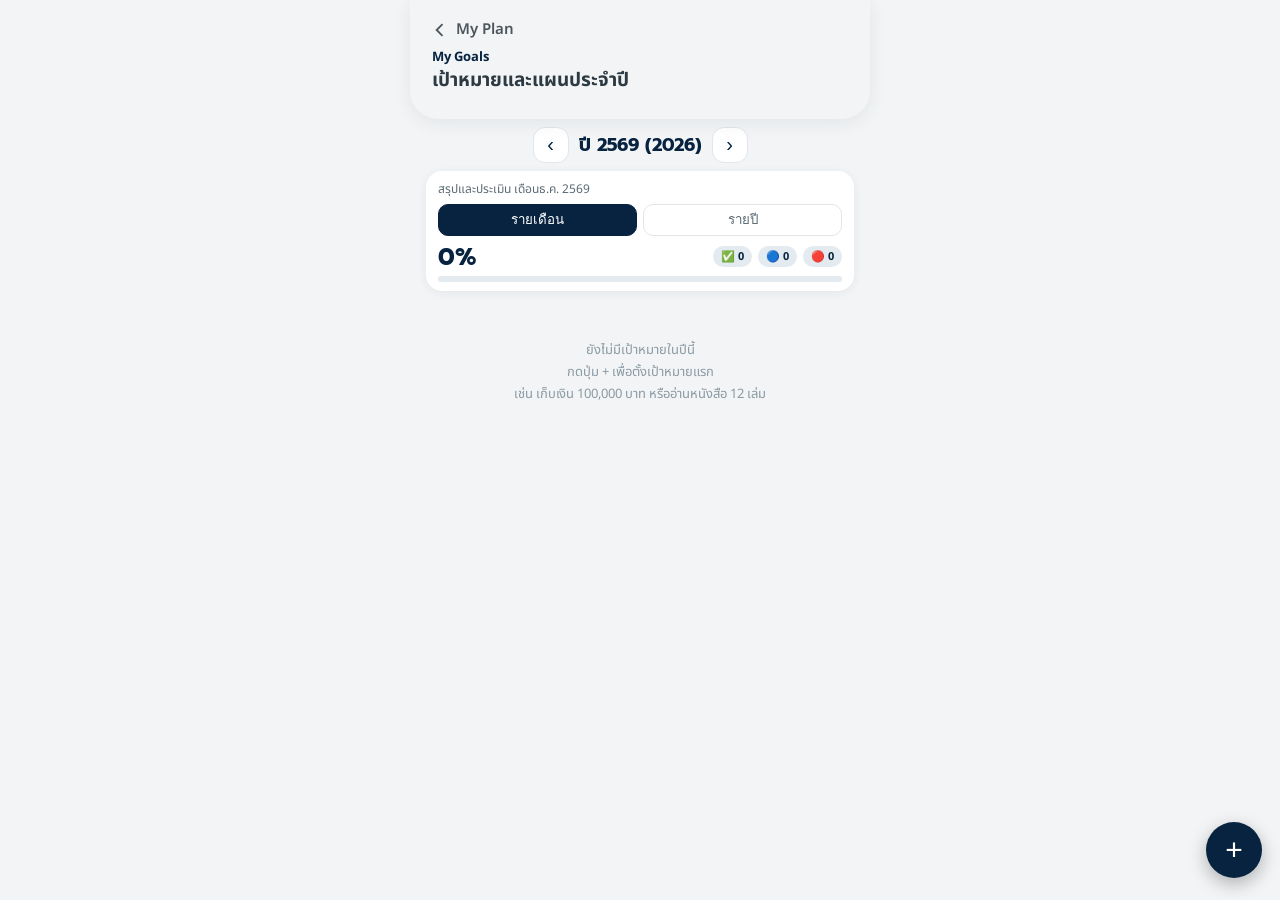
<file: goals/index.html>
<!DOCTYPE html>
<html lang="th">
<head>
<meta charset="UTF-8">
<meta name="viewport" content="width=device-width, initial-scale=1, viewport-fit=cover">
<title>My Goals — My Family Funds</title>
<meta name="theme-color" content="#072340">
<link rel="preconnect" href="https://fonts.googleapis.com">
<link href="https://fonts.googleapis.com/css2?family=Prompt:wght@500;600;700&family=Noto+Sans+Thai:wght@400;500;600;700&display=swap" rel="stylesheet">
<link rel="stylesheet" href="../shell.css">
<script src="../data-safety.js"></script>
<style>
.gl-year{display:flex;align-items:center;justify-content:center;gap:10px;padding:8px 16px 0}
.gl-year button{width:36px;height:36px;border-radius:12px;border:1px solid var(--line);background:var(--surface);color:var(--primary);font-size:20px;cursor:pointer}
.gl-year b{font:700 18px 'Prompt',sans-serif;color:var(--primary);min-width:90px;text-align:center}
.gl-sum{margin:8px 16px 0;padding:12px 14px;border-radius:16px;background:var(--surface);box-shadow:var(--shadow-card)}
.gl-sum .big{font:700 24px 'Prompt',sans-serif;color:var(--primary);line-height:1.1}
.gl-sum .gl-sumrow{display:flex;align-items:center;justify-content:space-between;gap:10px}
.gl-bar{height:6px;border-radius:999px;background:var(--primary-soft);overflow:hidden;margin-top:6px}
.gl-bar span{display:block;height:100%;border-radius:999px;background:var(--primary)}
.gl-card{margin:8px 16px 0;padding:10px 12px;border-radius:14px;background:var(--surface);box-shadow:var(--shadow-card);color:var(--ink)}
.gl-card h3{margin:0;font-size:13.5px;line-height:1.3}
.gl-top{display:flex;justify-content:space-between;gap:8px;align-items:center}
.gl-top .r{display:flex;gap:6px;align-items:center;flex:none}
.gl-edit{border:0;background:transparent;color:var(--ink-faint);font-size:11px;font-weight:700;padding:8px 4px;margin:-8px -4px;cursor:pointer}
.gl-tag{font-size:10px;font-weight:700;padding:2px 8px;border-radius:999px;background:var(--primary-soft);color:var(--primary);white-space:nowrap}
.gl-pct{font-size:11.5px;color:var(--ink-soft);margin-top:4px;display:flex;justify-content:space-between}
.gl-q{margin-top:6px;font-size:10.5px;font-weight:700;color:var(--ink-soft)}
.gl-st{display:flex;gap:8px;align-items:center;min-height:28px;font-size:12.5px;line-height:1.3}
.gl-st input{width:18px;height:18px;flex:none;margin:0}
.gl-st.d span{text-decoration:line-through;opacity:.55}
.gl-empty{text-align:center;color:var(--ink-faint);padding:48px 24px;font-size:13px;line-height:1.7}
.gl-fab{position:fixed;right:18px;bottom:calc(22px + var(--safe-b));width:56px;height:56px;border-radius:50%;border:0;background:var(--primary);color:#fff;font-size:30px;box-shadow:0 6px 18px rgba(0,0,0,.28);cursor:pointer;z-index:50}
.gl-modal{position:fixed;inset:0;z-index:80;background:rgba(10,20,30,.5);display:none;align-items:flex-end;justify-content:center}
.gl-modal.on{display:flex}
.gl-sheet{width:100%;max-width:480px;max-height:92vh;overflow:auto;background:var(--bg);color:var(--ink);border-radius:22px 22px 0 0;padding:16px 16px calc(16px + var(--safe-b))}
.gl-sheet input[type=text],.gl-sheet input[type=number],.gl-sheet input[type=date],.gl-sheet select,.gl-sheet textarea{width:100%;box-sizing:border-box;border:1px solid var(--line);background:var(--surface);color:var(--ink);border-radius:12px;padding:11px 12px;font-size:16px;font-family:inherit;margin-bottom:8px}
.gl-sheet label.l{display:block;font-size:12px;font-weight:600;color:var(--ink-soft);margin:6px 0 3px}
.gl-row{display:flex;gap:8px;align-items:center;margin:8px 0}
.gl-btn{height:44px;padding:0 14px;border-radius:12px;border:1px solid var(--line);background:var(--surface);color:var(--ink);font:700 13px inherit;cursor:pointer}
.gl-btn.p{background:var(--primary);color:#fff;border-color:var(--primary)}
.gl-btn.d{color:#B5422B}
.gl-sr{display:flex;gap:6px;align-items:center;margin-bottom:6px}
.gl-sr input[type=text]{margin:0;flex:1}
.gl-sr select{width:84px;margin:0;padding:11px 6px}
.gl-toast{position:fixed;left:50%;bottom:90px;transform:translateX(-50%);background:#14211D;color:#fff;padding:10px 16px;border-radius:999px;font-size:12.5px;z-index:120;opacity:0;transition:opacity .2s;max-width:88vw;text-align:center;pointer-events:none}
.gl-seg{display:flex;gap:6px;margin-top:6px}.gl-seg button{flex:1;height:32px;border-radius:10px;border:1px solid var(--line);background:var(--surface);color:var(--ink-soft);font:700 13px inherit;cursor:pointer}.gl-seg button.on{background:var(--primary);color:#fff;border-color:var(--primary)}
.gl-ev{margin-top:6px;padding:4px 8px;border-radius:8px;font-size:11px;line-height:1.4;background:var(--primary-soft);color:var(--ink)}
.gl-ev.done{background:#dff3e6;color:#17663a}.gl-ev.ok{background:#e4eefb;color:#1f4f8f}.gl-ev.late{background:#fde8e1;color:#a63b22}
.gl-chips{display:flex;gap:6px;margin-top:6px;flex-wrap:wrap}.gl-chips span{font-size:11px;font-weight:700;padding:2px 8px;border-radius:999px;background:var(--primary-soft);color:var(--primary)}

/* compact v31 */
.gl-sum{padding:9px 12px}.gl-card{margin:6px 14px 0;padding:8px 11px}.gl-st{min-height:26px}
</style>
<style id="mff-no-flash">html{overscroll-behavior-y:contain;touch-action:manipulation}button,a,[role=button],.back{-webkit-tap-highlight-color:transparent;-webkit-touch-callout:none}button,[role=button],.back,.hm-menu a{-webkit-user-select:none;user-select:none}</style><script src="../icon-system.js"></script></head>
<body>
<div class="mff-app">
  <div class="mff-hero-wrap" style="padding-bottom:20px;border-radius:0 0 28px 28px">
    <div class="mff-topbar">
      <a class="back" href="../my-plan/index.html"><svg viewBox="0 0 24 24" fill="none" stroke="currentColor" stroke-width="2.2"><path d="M15 5 8 12l7 7"/></svg>My Plan</a>
      <span></span>
    </div>
    <div class="mff-hero" style="padding-top:0">
      <p class="eyebrow" style="margin-bottom:2px">My Goals</p>
      <h1 style="font-size:19px;white-space:nowrap">เป้าหมายและแผนประจำปี</h1>
    </div>
  </div>
  <div class="gl-year"><button type="button" id="yPrev" aria-label="ปีก่อนหน้า">‹</button><b id="yLbl"></b><button type="button" id="yNext" aria-label="ปีถัดไป">›</button></div>
  <div id="sum"></div>
  <div id="list"></div>
  <div style="height:96px"></div>
</div>
<button class="gl-fab" id="fab" type="button" aria-label="เพิ่มเป้าหมาย">+</button>
<div class="gl-modal" id="modal"><div class="gl-sheet" id="sheet"></div></div>
<div class="gl-toast" id="toast"></div>
<script src="../themes.js"></script>
<script src="../goals-core.js"></script>
<script>
(function(){
'use strict';
var CK='mff_goals_cache_v1', DIRTY='mff_sync_dirty_v1_goals', NK='mff_notes_cache_v1', ND='mff_sync_dirty_v1_notes';
var CATS=['การเงิน','สุขภาพ','การเรียนรู้','ครอบครัว','งาน/ธุรกิจ','อื่น ๆ'];
var QS=['ไตรมาส 1 (ม.ค.–มี.ค.)','ไตรมาส 2 (เม.ย.–มิ.ย.)','ไตรมาส 3 (ก.ค.–ก.ย.)','ไตรมาส 4 (ต.ค.–ธ.ค.)'];
var QEND=['03-31','06-30','09-30','12-31'];
var goals=[], year=new Date().getFullYear(), ed=null, scope='month';
var TPL={invest:{t:'เงินลงทุนสะสมต่อปี',c:'การเงิน',link:'invest',period:'year',unit:'บาท'},saveY:{t:'เงินออมต่อปี',c:'การเงิน',link:'saving',period:'year',unit:'บาท'},saveM:{t:'เงินออมต่อเดือน',c:'การเงิน',link:'saving',period:'month',unit:'บาท'},reserve:{t:'เงินสำรองฉุกเฉิน',c:'การเงิน',link:'reserve',period:'year',unit:'บาท'},books:{t:'อ่านหนังสือให้ครบ',c:'การเรียนรู้',link:'books',period:'year',unit:'เล่ม'},diary:{t:'เขียนไดอารี่ให้สม่ำเสมอ',c:'อื่น ๆ',kind:'habit',freq:'month',times:20,link:'diary',period:'year',unit:'ครั้ง'},habit:{t:'',c:'สุขภาพ',kind:'habit',freq:'week',times:3,link:'',period:'year',unit:'ครั้ง'},other:{t:'',c:'อื่น ๆ',link:'',period:'year',unit:'ครั้ง'}};
var $=function(i){return document.getElementById(i)};
function esc(s){return String(s==null?'':s).replace(/[&<>'"]/g,function(c){return{'&':'&amp;','<':'&lt;','>':'&gt;',"'":'&#39;','"':'&quot;'}[c]})}
function uid(){return 'g_'+Date.now().toString(36)+'_'+Math.random().toString(36).slice(2,8)}
function now(){return new Date().toISOString()}
function toast(m){var t=$('toast');t.textContent=m;t.style.opacity='1';clearTimeout(toast._t);toast._t=setTimeout(function(){t.style.opacity='0'},2600)}
function num(n){return Math.round(Number(n)||0).toLocaleString('th-TH')}
function load(){try{var a=JSON.parse(localStorage.getItem(CK)||'[]');goals=Array.isArray(a)?a:[]}catch(e){goals=[]}goals.forEach(function(g){C.norm(g,year)})}
function save(){try{localStorage.setItem(CK,JSON.stringify(goals));localStorage.setItem(DIRTY,'1')}catch(e){toast('บันทึกในเครื่องไม่สำเร็จ')}}
var C=window.MFFGoalsCore, rj=C.rj, mm=C.mm, savedFrom=C.savedFrom, investFrom=C.investFrom, reserveFrom=C.reserveFrom, booksFrom=C.booksFrom, mval=C.mval;
function ref(){var n=new Date();return year===n.getFullYear()?n.getMonth()+1:(year<n.getFullYear()?12:0)}
function frac(){var n=new Date();if(year<n.getFullYear())return 1;if(year>n.getFullYear())return 0;return (n.getMonth()+n.getDate()/new Date(year,n.getMonth()+1,0).getDate())/12}
function cur(g){if(!g.link)return g.current;return mval(g,g.period==='month'?(ref()||1):0)}
function fm(g,n){return num(n)+' '+g.unit}
/* ประเมิน: st = done / ok / late */
function evalG(g){
  var p=pct(g),f=frac(),n=new Date(),R=ref();
  if(g.kind==='habit'){
    if(year!==n.getFullYear())return{st:'ok',tx:'เป้านิสัยประจำคำนวณเฉพาะปีปัจจุบัน'};
    var h=C.hEval(g,n);return{st:h.st,tx:h.tx};
  }
  if(g.kind==='steps'){
    if(g.due&&!g.done&&p<100&&g.due<C.dstr(n))return{st:'late',tx:'เลยกำหนด '+C.fd(C.pd(g.due))+' · ทำแล้ว '+p+'%'};
    var q=year<n.getFullYear()?4:year>n.getFullYear()?0:Math.floor(n.getMonth()/3)+1;
    var due=g.steps.filter(function(s){return (s.q||1)<=q}),dd=due.filter(function(s){return s.d}).length;
    if(g.done||p>=100)return{st:'done',tx:'สำเร็จครบทุกก้าวแล้ว 🎉'};
    if(!due.length)return{st:'ok',tx:'ยังไม่ถึงกำหนดก้าวแรก'};
    return{st:dd/due.length>=.8?'ok':'late',tx:'ก้าวที่ถึงกำหนด ทำแล้ว '+dd+' / '+due.length};
  }
  var v=cur(g),t=g.target;if(!t)return{st:'ok',tx:'ยังไม่ได้ตั้งตัวเลขเป้าหมาย'};
  if(g.due&&g.period!=='month'){var de=C.dueEval(g,v,n);if(de)return de}
  if(g.period==='month'){
    if(scope==='month'){var dayF=year===n.getFullYear()?n.getDate()/new Date(year,n.getMonth()+1,0).getDate():1;
      if(v>=t)return{st:'done',tx:'เดือนนี้ผ่านเป้าแล้ว '+fm(g,v)+' / '+fm(g,t)};
      return{st:v>=t*dayF*.8?'ok':'late',tx:'เดือนนี้ '+fm(g,v)+' / '+fm(g,t)+' · ขาดอีก '+fm(g,t-v)}}
    var hit=0;for(var m=1;m<=R;m++)if(mval(g,m)>=t)hit++;
    return{st:!R?'ok':hit/R>=.8?'ok':'late',tx:'ผ่านเป้า '+hit+' จาก '+R+' เดือน (เป้าเดือนละ '+fm(g,t)+')'};
  }
  if(v>=t)return{st:'done',tx:'ถึงเป้าแล้ว '+fm(g,v)+' / '+fm(g,t)};
  if(scope==='month'&&year===n.getFullYear()){var left=13-R,need=Math.ceil((t-v)/left);
    return{st:v>=t*f*.9?'ok':'late',tx:'ควรทำเดือนละ '+fm(g,need)+' ใน '+left+' เดือนที่เหลือ เพื่อให้ทัน'}}
  return{st:v>=t*f*.9?'ok':'late',tx:'ทำได้ '+p+'% · ตามเวลาควรอยู่ที่ ~'+Math.round(f*100)+'%'};
}
function pct(g){
  if(g.done) return 100;
  if(g.kind==='habit') return C.pctOf(g,ref()||1);
  if(g.kind==='amount'){return g.target>0?Math.min(100,Math.round(cur(g)/g.target*100)):0}
  if(!g.steps.length) return 0;
  return Math.round(g.steps.filter(function(s){return s.d}).length/g.steps.length*100);
}
function hBlock(g){
  var set={};C.hdates(g).forEach(function(s){set[s]=1});
  var d=new Date(),dots='',i,x,on;
  for(i=6;i>=0;i--){x=new Date(d.getFullYear(),d.getMonth(),d.getDate()-i);on=!!set[C.dstr(x)];
    dots+='<span title="'+C.dstr(x)+'" style="width:22px;height:22px;border-radius:50%;display:grid;place-items:center;font-size:11px;font-weight:700;background:'+(on?'var(--primary)':'var(--primary-soft)')+';color:'+(on?'#fff':'var(--ink-soft)')+'">'+x.getDate()+'</span>'}
  var h='<div style="display:flex;gap:6px;margin-top:8px;justify-content:space-between">'+dots+'</div>';
  if(g.link==='diary') h+='<div class="gl-row"><a class="gl-btn" href="../diary/index.html" style="display:flex;align-items:center;justify-content:center;flex:1;text-decoration:none">✍️ เขียนไดอารี่วันนี้</a></div>';
  else{on=!!set[C.dstr(d)];h+='<div class="gl-row"><button type="button" class="gl-btn'+(on?'':' p')+'" data-ck="'+esc(g.id)+'" style="flex:1">'+(on?'✓ เช็กอินวันนี้แล้ว (แตะเพื่อยกเลิก)':'✓ เช็กอินวันนี้')+'</button></div>'}
  return h;
}
function render(){
  $('yLbl').textContent='ปี '+(year+543)+' ('+year+')';
  var list=goals.filter(function(g){return g.year===year});
  var ev=list.map(evalG),cnt={done:0,ok:0,late:0};ev.forEach(function(e){cnt[e.st]++});
  var avg=list.length?Math.round(list.reduce(function(s,g){return s+pct(g)},0)/list.length):0;
  var good=list.length?Math.round((cnt.done+cnt.ok)/list.length*100):0;
  var grade=!list.length?'':good>=80?'🌟 ยอดเยี่ยม — เป็นไปตามแผนเกือบทั้งหมด':good>=50?'👍 พอใช้ — มีบางเป้าหมายที่ควรเร่ง':'⚠️ ต้องเร่ง — หลายเป้าหมายตามแผนไม่ทัน';
  var mn=['ม.ค.','ก.พ.','มี.ค.','เม.ย.','พ.ค.','มิ.ย.','ก.ค.','ส.ค.','ก.ย.','ต.ค.','พ.ย.','ธ.ค.'];
  $('sum').innerHTML='<div class="gl-sum"><div style="font-size:12px;color:var(--ink-soft)">สรุปและประเมิน'+(scope==='month'?' เดือน'+(ref()?mn[ref()-1]:'')+' '+(year+543):'ประจำปี '+(year+543))+'</div><div class="gl-seg"><button type="button" data-sc="month" class="'+(scope==='month'?'on':'')+'">รายเดือน</button><button type="button" data-sc="year" class="'+(scope==='year'?'on':'')+'">รายปี</button></div><div class="gl-sumrow" style="margin-top:8px"><div class="big">'+avg+'%</div><div class="gl-chips" style="margin:0;justify-content:flex-end"><span>✅ '+cnt.done+'</span><span>🔵 '+cnt.ok+'</span><span>🔴 '+cnt.late+'</span></div></div><div class="gl-bar"><span style="width:'+avg+'%"></span></div>'+(grade?'<div style="font-size:12px;font-weight:700;margin-top:6px">'+grade+'</div>':'')+'</div>';
  if(!list.length){$('list').innerHTML='<div class="gl-empty">ยังไม่มีเป้าหมายในปีนี้<br>กดปุ่ม + เพื่อตั้งเป้าหมายแรก<br>เช่น เก็บเงิน 100,000 บาท หรืออ่านหนังสือ 12 เล่ม</div>';return}
  $('list').innerHTML=list.map(function(g,gi){
    var p=pct(g), h='<div class="gl-card"><div class="gl-top"><h3>'+esc(g.title)+'</h3><span class="r"><span class="gl-tag">'+esc(g.category||'อื่น ๆ')+'</span>'+(g.due?'<span class="gl-tag">⏰ '+esc(C.fd(C.pd(g.due)))+'</span>':'')+'<button type="button" class="gl-edit" data-edit="'+esc(g.id)+'">แก้ไข</button></span></div>';
    h+='<div class="gl-bar"><span style="width:'+p+'%"></span></div><div class="gl-pct"><span>'+(g.kind==='habit'?esc(C.hLabel(g))+' '+C.hcount(g)+' / '+C.hTimes(g)+' ครั้ง'+(g.link==='diary'?' · อัตโนมัติ':''):g.kind==='amount'?num(cur(g))+' / '+num(g.target)+' '+esc(g.unit)+(g.link?' · '+(g.period==='month'?'เดือนนี้':'ปีนี้')+' · อัตโนมัติ':''):g.steps.filter(function(s){return s.d}).length+' / '+g.steps.length+' ก้าว')+'</span><b>'+p+'%</b></div><div class="gl-ev '+ev[gi].st+'">'+(ev[gi].st==='done'?'✅ ':ev[gi].st==='ok'?'🔵 ตามแผน · ':'🔴 ล่าช้า · ')+esc(ev[gi].tx)+'</div>';
    if(g.kind==='habit') h+=hBlock(g);
    for(var q=1;q<=4;q++){
      var st=g.steps.map(function(s,i){return{s:s,i:i}}).filter(function(x){return (x.s.q||1)===q});
      if(!st.length) continue;
      h+='<div class="gl-q">'+QS[q-1].replace(/ไตรมาส (\d) \((.*)\)/,'Q$1 · $2')+'</div>'+st.map(function(x){return '<label class="gl-st'+(x.s.d?' d':'')+'"><input type="checkbox" data-g="'+esc(g.id)+'" data-i="'+x.i+'" '+(x.s.d?'checked':'')+'><span>'+esc(x.s.t)+'</span></label>'}).join('');
    }
    return h+'</div>';
  }).join('');
}
/* ---------- editor ---------- */
function openEd(id){
  var g=goals.filter(function(x){return x.id===id})[0];
  ed=g?JSON.parse(JSON.stringify(g)):{id:uid(),title:'',category:'การเงิน',year:year,kind:'steps',period:'year',target:0,current:0,unit:'บาท',link:'',due:'',freq:'week',times:0,checkins:[],steps:[],done:0,createdAt:now(),updatedAt:now(),_new:1};
  paint(); $('modal').classList.add('on');
}
function paint(){
  var g=ed, h='';
  if(g._new&&!g.title&&!g._tpl) h+='<label class="l" for="gTpl">เริ่มจากแม่แบบ</label><select id="gTpl"><option value="">— เลือกประเภทเป้าหมาย —</option><option value="invest">📈 เงินลงทุนสะสมต่อปี</option><option value="saveY">💰 เงินออมต่อปี</option><option value="saveM">🐷 เงินออมต่อเดือน</option><option value="reserve">🛟 เงินสำรองฉุกเฉิน (นับจาก E-Saving เงินสำรอง)</option><option value="books">📚 อ่านหนังสือ (นับจาก My Bookshelf)</option><option value="diary">✍️ เขียนไดอารี่ (นับจาก My Diary)</option><option value="habit">🏃 นิสัยประจำ (เช็กอินเอง เช่น ออกกำลังกาย)</option><option value="other">✨ เป้าหมายอื่น ๆ (ตั้งเอง)</option></select>';
  h+='<label class="l" for="gT">ชื่อเป้าหมาย</label><input type="text" id="gT" value="'+esc(g.title)+'" placeholder="เช่น เก็บเงินฉุกเฉิน">';
  h+='<label class="l" for="gC">หมวด</label><select id="gC">'+CATS.map(function(c){return '<option'+(c===g.category?' selected':'')+'>'+c+'</option>'}).join('')+'</select>';
  h+='<label class="l" for="gK">วัดความคืบหน้าแบบ</label><select id="gK"><option value="steps"'+(g.kind==='steps'?' selected':'')+'>ตามก้าวย่อยที่ทำเสร็จ</option><option value="amount"'+(g.kind==='amount'?' selected':'')+'>ตามตัวเลข (เงิน/จำนวน)</option><option value="habit"'+(g.kind==='habit'?' selected':'')+'>นิสัยประจำ (เช็กอินซ้ำ ๆ เช่น ทุกสัปดาห์)</option></select>';
  if(g.kind==='amount'){
    h+='<label class="l" for="gTg">เป้าหมาย</label><input type="number" inputmode="decimal" id="gTg" value="'+(g.target||'')+'"><label class="l" for="gU">หน่วย</label><input type="text" id="gU" value="'+esc(g.unit)+'">';
    h+='<label class="l" for="gL">ตัวเลขปัจจุบัน</label><select id="gL"><option value=""'+(!g.link?' selected':'')+'>กรอกเอง</option><option value="saving"'+(g.link==='saving'?' selected':'')+'>ดึงเงินออมจาก My Money อัตโนมัติ</option><option value="invest"'+(g.link==='invest'?' selected':'')+'>ดึงเงินลงทุนจาก My Money อัตโนมัติ</option><option value="reserve"'+(g.link==='reserve'?' selected':'')+'>ดึงเงินสำรองจาก E-Saving (My Portfolio)</option><option value="books"'+(g.link==='books'?' selected':'')+'>นับหนังสืออ่านจบจาก My Bookshelf</option></select>';
    if(g.link!=='reserve') h+='<label class="l" for="gP">รอบเป้าหมาย</label><select id="gP"><option value="year"'+(g.period!=='month'?' selected':'')+'>ต่อปี (ยอดรวมทั้งปี)</option><option value="month"'+(g.period==='month'?' selected':'')+'>ต่อเดือน (ต้องถึงเป้าทุกเดือน)</option></select>';
    if(!g.link) h+='<input type="number" inputmode="decimal" id="gCu" value="'+(g.current||'')+'" aria-label="ตัวเลขปัจจุบัน">';
  }
  if(g.kind==='habit'){
    h+='<label class="l" for="gFr">ความถี่</label><select id="gFr"><option value="day"'+(g.freq==='day'?' selected':'')+'>ทุกวัน</option><option value="week"'+(g.freq==='week'?' selected':'')+'>ต่อสัปดาห์</option><option value="month"'+(g.freq==='month'?' selected':'')+'>ต่อเดือน</option></select>';
    if(g.freq!=='day') h+='<label class="l" for="gTm">เป้าหมายกี่ครั้ง'+(g.freq==='month'?'ต่อเดือน':'ต่อสัปดาห์')+'</label><input type="number" inputmode="numeric" id="gTm" min="1" value="'+(g.times||'')+'">';
    h+='<label class="l" for="gHL">วิธีนับ</label><select id="gHL"><option value=""'+(g.link!=='diary'?' selected':'')+'>เช็กอินเองในหน้านี้</option><option value="diary"'+(g.link==='diary'?' selected':'')+'>นับอัตโนมัติจาก My Diary (วันที่มีบันทึก)</option></select>';
  }else{
    h+='<label class="l" for="gDu">กำหนดเสร็จ (ไม่ใส่ก็ได้)</label><input type="date" id="gDu" value="'+esc(g.due||'')+'">';
  }
  h+='<label class="l">ก้าวย่อยรายไตรมาส</label>'+g.steps.map(function(s,i){return '<div class="gl-sr"><input type="text" data-st="'+i+'" value="'+esc(s.t)+'" aria-label="ก้าวย่อย"><select data-sq="'+i+'" aria-label="ไตรมาส">'+[1,2,3,4].map(function(q){return '<option value="'+q+'"'+((s.q||1)===q?' selected':'')+'>Q'+q+'</option>'}).join('')+'</select><button type="button" class="gl-btn" data-todo="'+i+'" aria-label="เพิ่มเป็น To-do" title="เพิ่มเป็น To-do" style="padding:0 10px">To-do</button><button type="button" class="gl-btn" data-rm="'+i+'" aria-label="ลบ" style="width:44px;padding:0">×</button></div>'}).join('');
  h+='<div class="gl-row"><button type="button" class="gl-btn" id="gAdd">+ เพิ่มก้าวย่อย</button></div>';
  h+='<label class="gl-row" style="font-size:13px"><input type="checkbox" id="gD" '+(g.done?'checked':'')+' style="width:20px;height:20px"> ทำสำเร็จแล้ว</label>';
  h+='<div class="gl-row" style="margin-top:14px"><button type="button" class="gl-btn p" id="gS" style="flex:1">บันทึก</button>'+(g._new?'':'<button type="button" class="gl-btn d" id="gDel">ลบ</button>')+'<button type="button" class="gl-btn" id="gX">ปิด</button></div>';
  $('sheet').innerHTML=h;
}
function pull(){
  if(!$('gT')) return; var g=ed;
  g.title=$('gT').value.trim(); g.category=$('gC').value; g.kind=$('gK').value; g.done=$('gD').checked?1:0;
  if(g.kind==='amount'){g.target=Number($('gTg').value)||0;g.unit=$('gU').value.trim()||'บาท';g.link=$('gL').value;g.period=$('gP')?$('gP').value:'year';if($('gCu'))g.current=Number($('gCu').value)||0}
  if($('gDu'))g.due=$('gDu').value||'';
  if(g.kind==='habit'&&$('gFr')){g.freq=$('gFr').value;g.times=$('gTm')?Math.max(1,Number($('gTm').value)||1):Math.max(1,g.times||1);g.link=$('gHL').value==='diary'?'diary':''}
  if(g.kind==='steps'&&g.link==='diary')g.link='';
  Array.prototype.forEach.call(document.querySelectorAll('[data-st]'),function(el){var i=+el.getAttribute('data-st');if(g.steps[i])g.steps[i].t=el.value});
  Array.prototype.forEach.call(document.querySelectorAll('[data-sq]'),function(el){var i=+el.getAttribute('data-sq');if(g.steps[i])g.steps[i].q=+el.value});
}
function addTodo(i){
  var g=ed, s=g.steps[i]; if(!s||!(s.t||'').trim()){toast('พิมพ์ชื่อก้าวย่อยก่อน');return}
  var arr=[]; try{arr=JSON.parse(localStorage.getItem(NK)||'[]')}catch(e){} if(!Array.isArray(arr)) arr=[];
  var id='n_'+g.id+'_'+i;
  if(arr.some(function(n){return n.id===id})){toast('เพิ่มเป็น To-do ไว้แล้ว');return}
  arr.push({id:id,title:'🎯 '+(g.title||'เป้าหมาย'),body:'',kind:'check',items:[{t:s.t,d:s.d?1:0}],color:'blue',pinned:0,archived:0,due:g.year+'-'+QEND[(s.q||1)-1],calId:'',createdAt:now(),updatedAt:now()});
  try{localStorage.setItem(NK,JSON.stringify(arr));localStorage.setItem(ND,'1')}catch(e){}
  toast('เพิ่มใน My Notes แล้ว (กำหนดสิ้นไตรมาส)');
}
$('sheet').addEventListener('click',function(ev){
  var t=ev.target, g=ed; if(!g) return;
  if(t.id==='gAdd'){pull();g.steps.push({t:'',q:1,d:0});paint();return}
  if(t.hasAttribute('data-rm')){pull();g.steps.splice(+t.getAttribute('data-rm'),1);paint();return}
  if(t.hasAttribute('data-todo')){pull();addTodo(+t.getAttribute('data-todo'));return}
  if(t.id==='gX'){close();return}
  if(t.id==='gDel'){if(confirm('ลบเป้าหมายนี้?')){goals=goals.filter(function(x){return x.id!==g.id});save();close();render()}return}
  if(t.id==='gS'){pull();
    if(!g.title){toast('ใส่ชื่อเป้าหมายก่อน');return}
    g.steps=g.steps.filter(function(s){return (s.t||'').trim()}); g.updatedAt=now(); delete g._new; delete g._tpl; C.norm(g,year);
    var ix=goals.findIndex(function(x){return x.id===g.id}); if(ix>=0) goals[ix]=g; else goals.push(g);
    save(); close(); render(); toast('บันทึกแล้ว — ซิงก์ขึ้น Sheets ได้ที่ Setting');
  }
});
$('sheet').addEventListener('change',function(ev){var t=ev.target,g;if(t.id==='gTpl'){var T=TPL[t.value];if(T){g=ed;g.title=T.t;g.category=T.c;g.kind=T.kind||'amount';g.link=T.link;g.period=T.period;g.unit=T.unit;if(T.freq){g.freq=T.freq;g.times=T.times}g._tpl=1;paint();$('gT').focus()}return}
  if(t.id==='gK'||t.id==='gL'||t.id==='gP'||t.id==='gFr'){pull();paint()}});
function close(){$('modal').classList.remove('on');ed=null}
$('modal').addEventListener('click',function(e){if(e.target===$('modal'))close()});
$('sum').addEventListener('click',function(e){var b=e.target.getAttribute('data-sc');if(b){scope=b;render()}});
$('list').addEventListener('click',function(e){
  var t=e.target.closest?e.target.closest('[data-ck],[data-edit]'):null;if(!t)return;
  var ck=t.getAttribute('data-ck');
  if(ck){var g=goals.filter(function(x){return x.id===ck})[0];if(!g)return;
    var td=C.dstr(new Date()),i=g.checkins.indexOf(td);if(i>=0)g.checkins.splice(i,1);else g.checkins.push(td);
    g.checkins.sort();g.updatedAt=now();save();render();return}
  var b=t.getAttribute('data-edit');if(b)openEd(b);
});
$('list').addEventListener('change',function(e){
  var t=e.target, id=t.getAttribute('data-g'); if(!id) return;
  var g=goals.filter(function(x){return x.id===id})[0]; if(!g) return;
  g.steps[+t.getAttribute('data-i')].d=t.checked?1:0; g.updatedAt=now(); save(); render();
});
$('fab').onclick=function(){openEd()};
$('yPrev').onclick=function(){year--;render()};
$('yNext').onclick=function(){year++;render()};
window.addEventListener('storage',function(e){if(e.key===CK){load();render()}});
load(); render();
if('serviceWorker' in navigator){window.addEventListener('load',function(){navigator.serviceWorker.register('../sw.js').catch(function(){})})}
})();
</script>

</body>
</html>
</file>
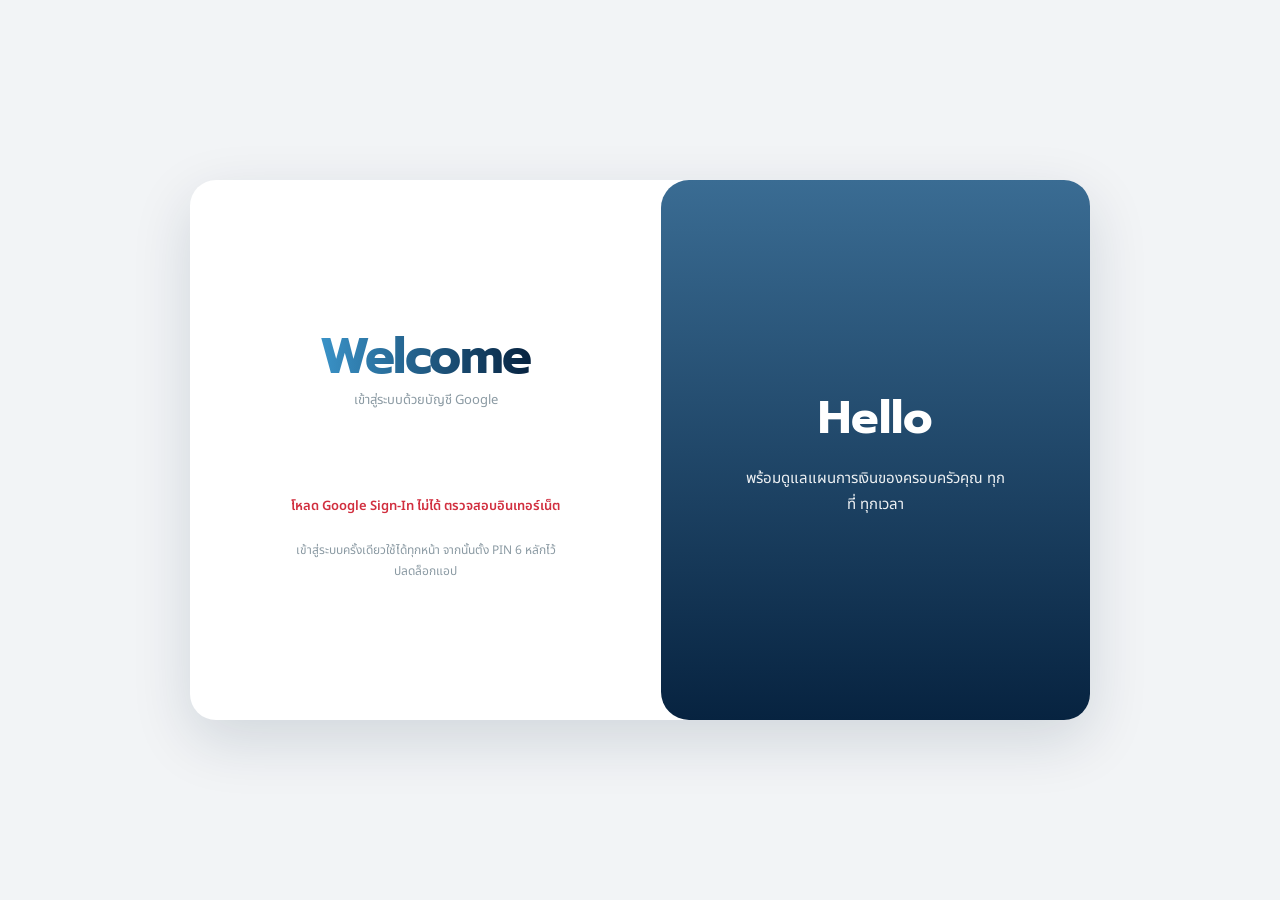
<file: money/index.html>
<!DOCTYPE html>
<html lang="th">
<head>
<meta charset="UTF-8">
<meta name="viewport" content="width=device-width, initial-scale=1, viewport-fit=cover">
<title>My Money — My Family Funds</title>
<meta name="theme-color" content="#072340">
<link rel="preconnect" href="https://fonts.googleapis.com">
<link href="https://fonts.googleapis.com/css2?family=Prompt:wght@500;600;700&family=Noto+Sans+Thai:wght@400;500;600;700&display=swap" rel="stylesheet">
<link rel="stylesheet" href="../shell.css">
<style>
.mff-money-hub-grid{display:grid;grid-template-columns:1fr 1fr;gap:14px;padding:16px 20px 4px}
.mff-money-hub-tile{
  background:var(--surface);box-shadow:var(--shadow-card);border-radius:20px;padding:18px 14px;
  display:flex;flex-direction:column;align-items:flex-start;gap:8px;text-decoration:none;color:var(--ink);
}
.mff-money-hub-tile .ic{
  width:42px;height:42px;border-radius:13px;background:var(--primary-soft);color:var(--primary);
  display:flex;align-items:center;justify-content:center;font-size:20px;
}
.mff-money-hub-tile h3{margin:0;font-size:14.5px;font-weight:700}
.mff-money-hub-tile p{margin:0;font-size:11.5px;color:var(--ink-soft);line-height:1.4}

.mff-money-summary-wrap{margin:16px 20px 20px}
.mff-money-summary-wrap .mff-sheet{margin:0!important;width:100%;max-width:none}
</style>
<style>

body.mff-hide-money .mff-money-summary-wrap .amt{filter:blur(7px);user-select:none}
</style>
<style>
.hm-sum{margin:14px 16px 0}
.hm-card{padding:16px 16px 14px;border-radius:22px;background:linear-gradient(135deg,var(--primary),var(--primary-light));color:#fff;box-shadow:var(--shadow-hero)}
.hm-head{font-size:12.5px;opacity:.92;margin-bottom:2px}
.hm-big{font:700 32px 'Prompt','Noto Sans Thai',sans-serif;margin:0 0 10px}
.hm-row{display:grid;grid-template-columns:repeat(3,1fr);gap:8px}
.hm-row>div{background:rgba(255,255,255,.15);border-radius:14px;padding:9px 10px;min-width:0;display:flex;flex-direction:column;justify-content:space-between;gap:3px;min-height:58px}
.hm-row small{display:block;font-size:10.5px;line-height:1.25;opacity:.88}
.hm-row b{display:block;white-space:nowrap;font-size:clamp(11px,3.7vw,14.5px)}
.hm-row b.sm{font-size:clamp(9.5px,3.1vw,12.5px)}
</style>
<script src="../themes.js"></script>
<style id="mff-no-flash">html{overscroll-behavior-y:contain;touch-action:manipulation}button,a,[role=button],.back{-webkit-tap-highlight-color:transparent;-webkit-touch-callout:none}button,[role=button],.back,.hm-menu a{-webkit-user-select:none;user-select:none}</style><script src="../icon-system.js"></script></head>
<body>
<button id="privacyEye" type="button" aria-label="ซ่อนหรือแสดงตัวเลข" title="ซ่อนหรือแสดงตัวเลข">👁</button>
<script src="../privacy-eye.js"></script>

<div class="mff-app" style="padding-bottom:20px">

  <div class="mff-hero-wrap" style="padding-bottom:20px;border-radius:0 0 28px 28px">
    <div class="mff-topbar">
      <a class="back" href="../index.html">
        <svg viewBox="0 0 24 24" fill="none" stroke="currentColor" stroke-width="2.2"><path d="M15 5 8 12l7 7"/></svg>
        หน้าแรก
      </a>
      <span></span>
    </div>
    <div class="mff-hero" style="padding-top:0">
      <p class="eyebrow" style="margin-bottom:2px">My Money</p>
      <h1 style="font-size:19px;white-space:nowrap">รายรับ-รายจ่ายครอบครัว</h1>
    </div>
  </div>

  <!-- ยอดเงินคงเหลือเดือนนี้ (ย้ายมาจากหน้าแรก) -->
  <section class="hm-sum" aria-label="ยอดเงินคงเหลือเดือนนี้">
    <div class="hm-card">
      <div class="hm-head">ยอดเงินคงเหลือเดือนนี้</div>
      <div class="hm-big" id="hmBal">—</div>
      <div class="hm-row">
        <div><small>รายจ่าย/วัน</small><b id="hmToday">—</b></div>
        <div><small>รายจ่าย/สัปดาห์</small><b id="hmWeek">—</b></div>
        <div><small>รายจ่าย/เดือน</small><b id="hmExp">—</b></div>
      </div>
    </div>
  </section>

  <!-- 1 & 2: ค่าใช้จ่ายรายวัน / ค่าใช้จ่ายรายเดือน -->
  <div class="mff-money-hub-grid">
    <a class="mff-money-hub-tile" href="daily.html">
      <span class="ic">📆</span>
      <h3>ค่าใช้จ่ายรายวัน</h3>
      <p>บันทึกค่าใช้จ่ายแต่ละวัน แยกตามหมวดหมู่</p>
    </a>
    <a class="mff-money-hub-tile" href="monthly.html">
      <span class="ic">📊</span>
      <h3>ค่าใช้จ่ายรายเดือน</h3>
      <p>งบประมาณรายรับ-รายจ่ายทั้งเดือน</p>
    </a>
  </div>

  <!-- 3: สรุปยอด — ดึงข้อมูลชุดเดียวกับการ์ด "สรุป" ในหน้าค่าใช้จ่ายรายวัน (รายวัน/รายสัปดาห์/รายเดือน/ยอดคงเหลือ) -->
  <div class="mff-money-summary-wrap">
    <div class="mff-sheet">
      <div class="mff-sheet-head summary">สรุป</div>
      <div class="mff-sheet-row total"><span class="nm">รายจ่ายรายวัน</span><span class="amt" id="sumDaily">฿0</span></div>
      <div class="mff-sheet-row total"><span class="nm" id="sumWeekLabel">รายจ่ายรายสัปดาห์</span><span class="amt" id="sumWeek">฿0</span></div>
      <div class="mff-sheet-row total"><span class="nm" id="sumMonthLabel">รายจ่ายรายเดือน</span><span class="amt" id="sumMonth">฿0</span></div>
      <div class="mff-sheet-row total"><span class="nm">ยอดคงเหลือ</span><span class="amt" id="sumBalance">฿0</span></div>
    </div>
  </div>

</div>

<script src="../config.js"></script>
<script src="../admin-login.js"></script>
<script src="../data-safety.js"></script>
<script src="../portfolio/auth-open.js"></script>
<script>
(function(){
'use strict';
function fmtBaht(n){ return (Number(n)||0).toLocaleString('th-TH',{minimumFractionDigits:0,maximumFractionDigits:0}); }
function monthKey(d){ return d.getFullYear()+'-'+String(d.getMonth()+1).padStart(2,'0'); }
function monthLabelTH(key){
  const THAI_MONTHS=['มกราคม','กุมภาพันธ์','มีนาคม','เมษายน','พฤษภาคม','มิถุนายน','กรกฎาคม','สิงหาคม','กันยายน','ตุลาคม','พฤศจิกายน','ธันวาคม'];
  const [y,m]=key.split('-').map(Number);
  return THAI_MONTHS[m-1]+' '+(y+543);
}
function readJSON(key,fallback){ try{ const raw=localStorage.getItem(key); return raw?JSON.parse(raw):fallback; }catch(e){ return fallback; } }
function dateKey(d){ return d.getFullYear()+'-'+String(d.getMonth()+1).padStart(2,'0')+'-'+String(d.getDate()).padStart(2,'0'); }
function shiftDate(key,delta){
  const [y,m,dd]=key.split('-').map(Number);
  const d=new Date(y, m-1, dd+delta);
  return dateKey(d);
}
/* สัปดาห์แบบ จันทร์-อาทิตย์ — สูตรเดียวกับหน้าค่าใช้จ่ายรายวัน */
function startOfWeek(dkey){
  const [y,m,dd]=dkey.split('-').map(Number);
  const d=new Date(y,m-1,dd);
  const dow=d.getDay();
  const diffToMon = dow===0 ? -6 : 1-dow;
  d.setDate(d.getDate()+diffToMon);
  return dateKey(d);
}
function endOfWeek(dkey){ return shiftDate(startOfWeek(dkey), 6); }
function weekLabel(dkey){
  const s=startOfWeek(dkey), e=endOfWeek(dkey);
  const [,sm,sd]=s.split('-').map(Number);
  const [,em,ed]=e.split('-').map(Number);
  const TH=['ม.ค.','ก.พ.','มี.ค.','เม.ย.','พ.ค.','มิ.ย.','ก.ค.','ส.ค.','ก.ย.','ต.ค.','พ.ย.','ธ.ค.'];
  return sd+' '+TH[sm-1]+' – '+ed+' '+TH[em-1];
}

const today = dateKey(new Date());
const thisMonthKey = monthKey(new Date());
const weekStart = startOfWeek(today), weekEnd = endOfWeek(today);

/* ---- ค่าใช้จ่ายรายวัน: อ่านจาก cache ของหน้า daily.html (ชุดข้อมูลเดียวกับการ์ด "สรุป" ในหน้านั้น) ---- */
const dailyEntries = readJSON('mff_daily_cache_v1', []);
const dailyToday = dailyEntries.filter(e=>e.date===today).reduce((s,e)=>s+(Number(e.amount)||0),0);
const dailyWeek = dailyEntries.filter(e=>e.date>=weekStart && e.date<=weekEnd).reduce((s,e)=>s+(Number(e.amount)||0),0);
const dailyMonthTotal = dailyEntries.filter(e=>(e.date||'').slice(0,7)===thisMonthKey).reduce((s,e)=>s+(Number(e.amount)||0),0);

/* ---- ค่าใช้จ่ายรายเดือน (รายรับ/รายจ่ายประจำ) + รวมรายจ่ายรายวันสะสมของเดือนนี้เข้าไปในยอดรายจ่าย ---- */
const monthItems = readJSON('mff_money_cache_v3', []);
let income=0, monthlyExpense=0;
monthItems.forEach(t=>{
  if(t.month!==thisMonthKey) return;
  const amt=Number(t.amount)||0;
  if(t.type==='income') income+=amt; else monthlyExpense+=amt;
});
const totalExpense = monthlyExpense + dailyMonthTotal;
const balance = income - totalExpense;

document.getElementById('sumDaily').textContent = '฿'+fmtBaht(dailyToday);
document.getElementById('sumWeekLabel').textContent = 'รายจ่ายรายสัปดาห์ ('+weekLabel(today)+')';
document.getElementById('sumWeek').textContent = '฿'+fmtBaht(dailyWeek);
document.getElementById('sumMonthLabel').textContent = 'รายจ่ายรายเดือน ('+monthLabelTH(thisMonthKey)+')';
document.getElementById('sumMonth').textContent = '฿'+fmtBaht(totalExpense);
const balEl=document.getElementById('sumBalance');
balEl.textContent = (balance<0?'-':'')+'฿'+fmtBaht(Math.abs(balance));
balEl.className = 'amt '+(balance>=0?'pos':'neg');

/* ---- การ์ดยอดคงเหลือ (สูตรเดียวกับที่เคยอยู่หน้าแรก) ---- */
(function(){
  const fm=n=>'฿ '+Math.round(n).toLocaleString('th-TH');
  let inc=0, exp=0, has=false;
  monthItems.forEach(t=>{
    if(t.month!==thisMonthKey) return; has=true;
    const a=Number(t.amount)||0;
    if(t.type==='income') inc+=a; else if(t.type==='fixed'||t.type==='variable') exp+=a;
  });
  document.getElementById('hmToday').textContent=fm(dailyToday);
  document.getElementById('hmWeek').textContent=fm(dailyWeek);
  document.getElementById('hmExp').textContent=fm(dailyMonthTotal);
  if(has) document.getElementById('hmBal').textContent=fm(inc-exp-dailyMonthTotal);
  ['hmToday','hmWeek','hmExp'].forEach(i=>{const e=document.getElementById(i); if(e.textContent.length>10) e.classList.add('sm');});
})();
})();
</script>


</body>
</html>
</file>
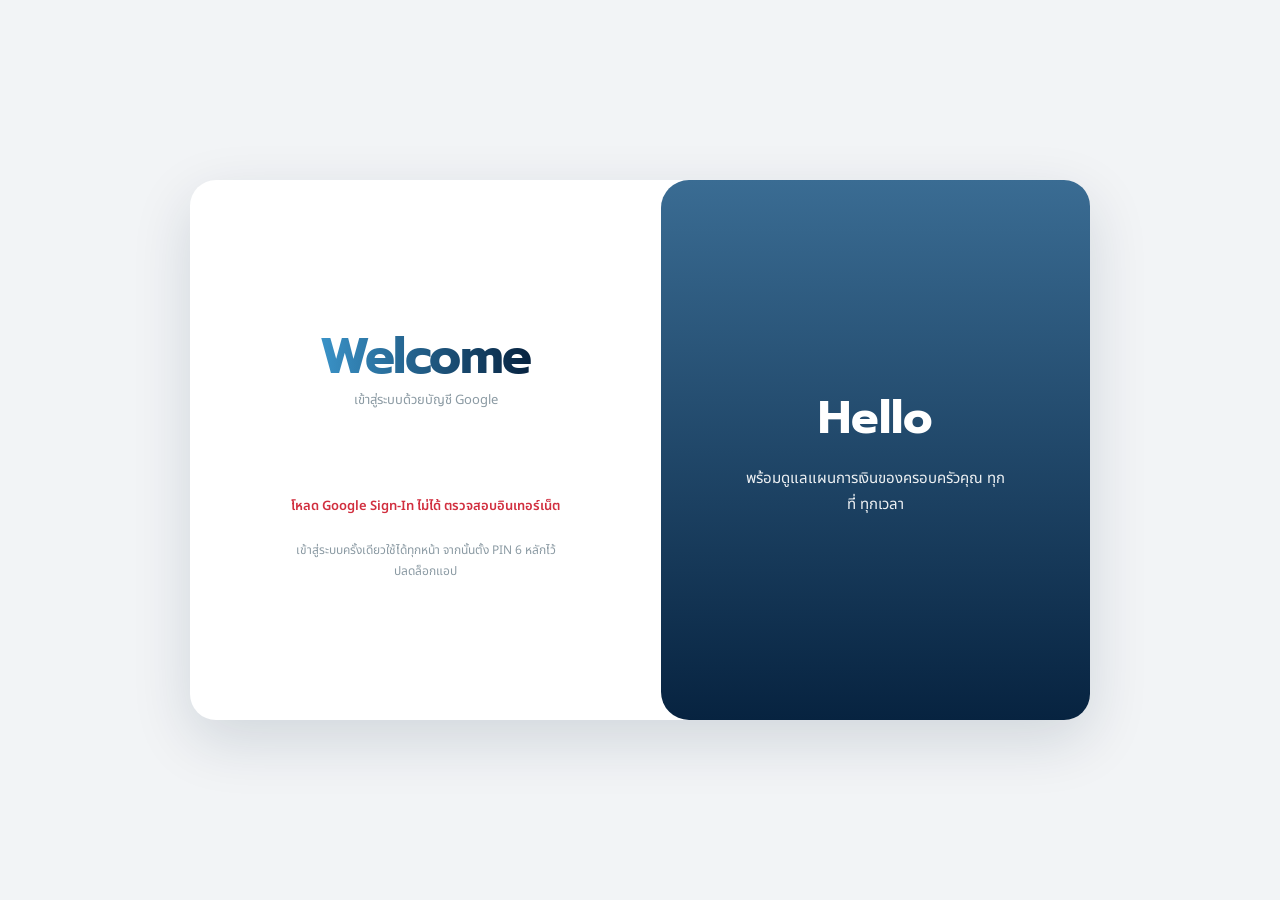
<file: my-plan/index.html>
<!DOCTYPE html>
<html lang="th">
<head>
<meta charset="UTF-8"><meta name="viewport" content="width=device-width, initial-scale=1, viewport-fit=cover">
<meta name="theme-color" content="var(--bg)"><title>My Plan — Financial Tools</title>
<link rel="preconnect" href="https://fonts.googleapis.com"><link href="https://fonts.googleapis.com/css2?family=Prompt:wght@400;500;600;700&family=Noto+Sans+Thai:wght@400;500;600;700&display=swap" rel="stylesheet">
<style>
:root{--primary:#072340;--primary-light:#3A6C93;--primary-soft:#E3EBF1;--surface:#fff;--ink:#2E3A42;--ink-soft:#5C6B74;--ink-faint:#8B9AA3;--navy:#072340;--blue:#3A6C93;--cyan:#E3EBF1;--bg:#F2F4F6;--line:#E1E6EA;--muted:#5C6B74;--green:#1F9D6C;--red:#E0654B;--white:#fff}*{box-sizing:border-box}body{margin:0;background:var(--bg);font-family:'Noto Sans Thai',sans-serif;color:var(--ink)}button,input,select{font:inherit}button{cursor:pointer}.hero{background:linear-gradient(130deg,var(--primary),var(--primary-light));color:white;padding:22px max(18px,calc((100vw - 1100px)/2)) 28px}.top{display:flex;align-items:center;gap:12px}.back{width:40px;height:40px;border:1px solid #ffffff55;border-radius:13px;background:#ffffff12;color:#fff;font-size:22px}.eyebrow{font-size:12px;opacity:.75;letter-spacing:.08em;margin:0 0 4px}.hero h1{font:700 27px Prompt,sans-serif;margin:0}.hero p:last-child{font-size:13px;opacity:.82;margin:6px 0 0}.wrap{max-width:1100px;margin:-12px auto 40px;padding:0 16px}.menu{display:grid;grid-template-columns:repeat(5,minmax(0,1fr));gap:12px;margin-bottom:18px}.menu button{background:var(--surface);border:1px solid var(--line);border-radius:18px;padding:16px 12px;text-align:left;color:var(--ink);box-shadow:0 5px 18px #163f5a08;transition:.15s}.menu button.active{border-color:var(--primary-light);box-shadow:0 0 0 2px var(--primary-soft);background:var(--bg)}.ico{display:grid;place-items:center;width:42px;height:42px;border-radius:14px;background:var(--cyan);font-size:21px;margin-bottom:10px}.menu strong{display:block;font:600 14px Prompt,sans-serif}.menu small{display:block;color:var(--muted);font-size:11px;margin-top:4px}.panel{background:var(--surface);border:1px solid var(--line);border-radius:22px;padding:22px;box-shadow:0 10px 28px #19384d08}.panelhead{display:flex;justify-content:space-between;align-items:flex-start;gap:10px;margin-bottom:20px}.panel h2{font:600 21px Prompt,sans-serif;margin:0}.panelhead p{margin:4px 0 0;color:var(--muted);font-size:13px}.pill{border-radius:99px;background:var(--primary-soft);color:var(--primary-light);padding:6px 10px;font-size:11px;white-space:nowrap}.layout{display:grid;grid-template-columns:minmax(0,1fr) minmax(260px,.78fr);gap:22px}.fields{display:grid;grid-template-columns:repeat(2,minmax(0,1fr));gap:14px}.field{min-width:0}.field.full{grid-column:1/-1}label{display:block;font-size:12px;font-weight:600;color:var(--muted);margin:0 0 6px}.inputwrap{position:relative}input,select{width:100%;border:1px solid var(--line);border-radius:12px;padding:12px 13px;background:var(--bg);color:var(--ink);outline:none;min-width:0}input:focus,select:focus{border-color:var(--primary-light);box-shadow:0 0 0 3px var(--primary-soft)}input[type=range]{padding:0;accent-color:var(--blue);box-shadow:none;border:0;background:transparent}.hint{font-size:11px;color:var(--muted);margin-top:5px}.results{border-radius:18px;padding:20px;background:linear-gradient(145deg,var(--primary),var(--primary-light));color:white;align-self:start}.result-label{font-size:12px;opacity:.75}.big{font:700 clamp(25px,4vw,34px) Prompt,sans-serif;margin:5px 0 16px;overflow-wrap:anywhere}.resultrow{display:flex;justify-content:space-between;gap:12px;border-top:1px solid #ffffff28;padding:11px 0;font-size:12px}.resultrow b{font-size:13px;text-align:right}.resultrow:last-child{padding-bottom:0}.note{font-size:11px;color:var(--muted);line-height:1.7;margin:16px 0 0}.positive{color:#7FD1AE}.negative{color:#F3B5A8}.hidden{display:none!important}.fund-table{width:100%;border-collapse:collapse;font-size:12px;margin-top:8px}.fund-table th{text-align:left;color:var(--muted);font-weight:600;padding:9px 5px;border-bottom:1px solid var(--line)}.fund-table td{padding:7px 4px;border-bottom:1px solid var(--line)}.fund-table input{padding:9px 8px;border-radius:9px}.fund-table .pct{width:78px}.fund-table .fundname{min-width:95px}.fund-table button{border:0;background:#F3DFDA;color:#E0654B;border-radius:8px;padding:8px}.actions{display:flex;flex-wrap:wrap;gap:8px;margin-top:12px}.secondary,.primary{border-radius:11px;padding:10px 14px;font-size:12px;font-weight:600}.secondary{background:var(--surface);border:1px solid var(--line);color:var(--muted)}.primary{background:var(--blue);border:0;color:white}.bar{height:8px;background:var(--line);border-radius:99px;overflow:hidden;margin:10px 0}.bar span{display:block;height:100%;background:linear-gradient(90deg,var(--primary-light),var(--primary-light));border-radius:99px}.chartgrid{display:grid;grid-template-columns:1.5fr 1fr;gap:14px;margin-top:16px}.chartcard{border:1px solid var(--line);border-radius:16px;padding:14px;min-width:0}.chartcard h3{font:600 14px Prompt,sans-serif;margin:0 0 10px}.chartcard canvas{width:100%;height:220px;display:block}.sso-subnav{display:flex;gap:8px;flex-wrap:wrap;margin:-4px 0 18px}.sso-subnav button{border:1px solid var(--line);border-radius:10px;background:var(--surface);padding:9px 12px;color:var(--ink);font-size:12px}.sso-subnav button.active{background:var(--primary-soft);border-color:var(--primary-light);color:var(--primary-light)}.tablewrap{overflow:auto;max-height:320px;border:1px solid var(--line);border-radius:12px;margin-top:12px}.amort{border-collapse:collapse;width:100%;font-size:11px;white-space:nowrap}.amort th,.amort td{padding:8px;border-bottom:1px solid var(--line);text-align:right}.amort th:first-child,.amort td:first-child{text-align:left}.footer{text-align:center;font-size:11px;color:var(--ink-faint);padding:18px 0 0}.error{color:var(--red);font-size:12px;margin-top:8px}.subhead{font:600 14px Prompt,sans-serif;margin:20px 0 8px}@media(max-width:760px){.chartgrid{grid-template-columns:1fr}.menu{grid-template-columns:repeat(2,minmax(0,1fr));gap:9px}.menu button{padding:13px}.layout{grid-template-columns:1fr}.panel{padding:17px}.hero h1{font-size:24px}.results{order:-1}.fields{gap:12px}}@media(max-width:390px){.fields{grid-template-columns:1fr}.field.full{grid-column:auto}.panelhead{display:block}.pill{display:inline-block;margin-top:10px}}

/* Mobile-first finance dashboard polish */
body{background:linear-gradient(180deg,var(--bg) 0%,var(--bg) 100%);-webkit-text-size-adjust:100%}
.hero{background:linear-gradient(135deg,var(--primary),var(--primary-light));padding-top:max(18px,env(safe-area-inset-top));border-radius:0 0 26px 26px}
.wrap{margin-top:-14px}
.menu button{border-radius:17px;min-height:112px;position:relative;overflow:hidden}
.menu button.active{background:linear-gradient(150deg,#fff,var(--bg));border-color:var(--primary-light);box-shadow:0 6px 18px color-mix(in srgb,var(--primary-light) 9%,transparent)}
.ico{border-radius:14px;background:linear-gradient(145deg,var(--primary-soft),var(--primary-soft));color:var(--primary-light)}
.panel{border-radius:22px;border-color:var(--line);box-shadow:0 8px 24px color-mix(in srgb,var(--primary) 4%,transparent)}
.panelhead{margin-bottom:16px}
.results{background:linear-gradient(145deg,var(--primary-soft),var(--primary-soft));color:var(--primary);border:1px solid var(--line);box-shadow:inset 0 1px var(--surface)}
.result-label{color:var(--muted);opacity:1}.resultrow{border-top-color:var(--line)}.big{color:var(--primary-light)}.positive{color:#1F9D6C}.negative{color:#E0654B}
input,select{border-radius:10px;background:var(--bg);min-height:44px;font-size:16px}
input[type=number],input[inputmode=decimal]{font-variant-numeric:tabular-nums}
button,.secondary,.primary{touch-action:manipulation;min-height:42px}
.primary{background:linear-gradient(90deg,var(--primary-light),var(--primary-light))}
.chartcard{border-radius:17px;background:var(--surface)}
.tablewrap{-webkit-overflow-scrolling:touch}
.fund-table-wrap{width:100%;max-width:100%;overflow-x:auto;-webkit-overflow-scrolling:touch;border:1px solid var(--line);border-radius:12px}.fund-table{width:100%;min-width:0;table-layout:fixed}.fund-table th,.fund-table td{overflow-wrap:anywhere}.fund-table th:nth-child(1){width:31%}.fund-table th:nth-child(2){width:32%}.fund-table th:nth-child(3){width:22%}.fund-table th:nth-child(4){width:15%}.fund-table input{width:100%;min-width:0;font-size:14px;min-height:40px;padding:8px 7px}.fund-table .pct{width:100%;background:var(--line);color:var(--muted);text-align:right}.fund-table .fundname{width:100%;min-width:0}.fund-table .fundamount{width:100%;min-width:0}
/* Avoid page overflow on phones; keep wide data tables swipeable */
html,body{max-width:100%;overflow-x:hidden}
@media(max-width:760px){
 .hero{padding-left:16px;padding-right:16px;padding-bottom:26px}.hero h1{font-size:23px;line-height:1.35}.hero p:last-child{line-height:1.6}
 .wrap{padding:0 12px;margin-bottom:24px}.menu{gap:8px}.menu button{padding:12px 11px;min-height:108px}.menu strong{font-size:13px;line-height:1.45}.menu small{font-size:10px}
 .panel{padding:14px;border-radius:19px}.panelhead{display:flex;gap:8px;align-items:flex-start}.panel h2{font-size:18px;line-height:1.4}.panelhead p{font-size:12px;line-height:1.5}.pill{font-size:10px;padding:5px 8px}
 .layout{gap:14px}.results{order:-1;padding:16px;border-radius:18px}.big{font-size:29px;margin-bottom:10px}.resultrow{padding:9px 0;font-size:12px}.fields{grid-template-columns:repeat(2,minmax(0,1fr));gap:11px}.field.full{grid-column:1/-1}
 .chartgrid{gap:10px}.chartcard{padding:12px}.chartcard canvas{height:190px}.sso-subnav{display:grid;grid-template-columns:1fr 1fr;gap:7px}.sso-subnav button{font-size:12px;padding:10px 8px}
 .actions>*{flex:1 1 auto}.fund-table{font-size:11px}.fund-table th{white-space:nowrap}.note{line-height:1.75}
}
@media(max-width:390px){.panelhead{display:flex}.panelhead .pill{max-width:104px;white-space:normal;text-align:center}.fields{grid-template-columns:1fr}.field.full{grid-column:auto}.menu button{min-height:100px}.big{font-size:26px}.results{padding:14px}.chartcard canvas{height:175px}}
@media(prefers-reduced-motion:reduce){*{scroll-behavior:auto!important;transition:none!important}}

  /* ---------- RETIREMENT PLANNER — uses the same Portfolio/Jitta visual system ---------- */
  .ret-wrap{padding:0 0 18px;}
  .ret-hero{
    background:radial-gradient(120% 140% at 15% 0%, var(--primary-light) 0%, var(--primary) 46%, var(--primary) 100%);
    border-radius:var(--radius-l); padding:24px 20px 22px; color:#fff;
    box-shadow:var(--shadow-hero); position:relative; overflow:hidden; margin-top:6px;
  }
  .ret-hero:after{
    content:""; position:absolute; right:-40px; top:-60px; width:220px; height:220px;
    border-radius:50%; background:radial-gradient(circle,rgba(255,255,255,.14),rgba(255,255,255,0) 70%);
  }
  .ret-kicker{font-size:11px;letter-spacing:.12em;font-weight:700;color:rgba(255,255,255,.72);margin:0 0 5px;}
  .ret-title{font-family:'Prompt','Noto Sans Thai',sans-serif;font-size:24px;line-height:1.15;margin:0;font-weight:700;}
  .ret-sub{font-size:12.5px;line-height:1.55;color:rgba(255,255,255,.82);margin:7px 0 0;max-width:330px;}
  .ret-hero-stat{display:flex;gap:10px;margin-top:20px;flex-wrap:wrap;}
  .ret-stat{flex:1;min-width:96px;background:rgba(255,255,255,.13);border:1px solid rgba(255,255,255,.18);border-radius:12px;padding:9px 12px;position:relative;overflow:hidden;}
  .ret-stat .k{font-size:11px;line-height:1.45;color:rgba(255,255,255,.7);min-height:32px;display:flex;align-items:flex-start;}
  .ret-stat .v{font-size:16px;line-height:1.2;font-weight:700;margin-top:2px;}
  .ret-stat:before{content:"";position:absolute;left:0;top:0;bottom:0;width:3px;}
  .ret-stat:nth-child(1):before{background:var(--gold);}.ret-stat:nth-child(2):before{background:var(--mint);}.ret-stat:nth-child(3):before{background:var(--coral);}
  .ret-tabs{
    display:grid;grid-template-columns:repeat(5,minmax(0,1fr));gap:5px;
    margin:12px 0;
    background:var(--surface);border:1px solid var(--line);border-radius:15px;padding:5px;
    box-shadow:var(--shadow-card);
  }
  .ret-tab{
    border:0;background:transparent;color:var(--ink-soft);border-radius:11px;
    padding:8px 3px;font:700 10px/1.15 'Noto Sans Thai','Prompt',sans-serif;cursor:pointer;
  }
  .ret-tab.active{background:var(--primary-soft);color:var(--primary);}
  .ret-panel{background:var(--surface);border:1px solid var(--line);border-radius:var(--radius-m);box-shadow:var(--shadow-card);padding:15px;margin-bottom:12px;}
  .ret-panel h3{margin:0;font-size:16px;}
  .ret-panel .sub{margin:3px 0 13px;color:var(--ink-soft);font-size:12px;line-height:1.5;}
  .ret-grid{display:grid;grid-template-columns:1fr 1fr;gap:10px;}
  .ret-field label{display:block;font-size:11.5px;font-weight:700;color:var(--ink-soft);margin:0 0 5px;}
  .ret-field input,.ret-field select{
    width:100%;border:1px solid var(--line);background:var(--surface);color:var(--ink);
    border-radius:11px;padding:10px 11px;font:600 13px 'Noto Sans Thai','Prompt',sans-serif;outline:none;
  }
  .ret-field input:focus,.ret-field select:focus{border-color:var(--primary);box-shadow:0 0 0 3px var(--primary-soft);}
  .ret-field.full{grid-column:1/-1;}
  .ret-help{font-size:10.5px;color:var(--ink-faint);line-height:1.5;margin-top:10px;}
  .ret-actions{display:flex;gap:8px;margin-top:12px;}
  .ret-btn{border:0;border-radius:11px;padding:10px 14px;font:700 12px 'Noto Sans Thai','Prompt',sans-serif;cursor:pointer;}
  .ret-btn.primary{background:var(--primary);color:#fff;}
  .ret-btn.ghost{background:var(--primary-soft);color:var(--primary);}
  .ret-result-grid{display:grid;grid-template-columns:1fr 1fr;gap:9px;margin-top:12px;}
  .ret-result{background:var(--bg);border:1px solid var(--line);border-radius:13px;padding:11px;}
  .ret-result .k{font-size:10.5px;color:var(--ink-soft);}
  .ret-result .v{font-size:17px;font-weight:700;margin-top:2px;}
  .ret-result.emph{background:var(--primary-soft);border-color:#DCEFE4;}
  .ret-result.emph .v{color:var(--primary-light);}
  .ret-progress{height:9px;border-radius:999px;background:var(--line);overflow:hidden;margin-top:8px;}
  .ret-progress > i{display:block;height:100%;width:0;background:linear-gradient(90deg,var(--primary-light),var(--primary));border-radius:inherit;transition:width .25s ease;}
  .ret-note{font-size:10px;color:var(--ink-faint);line-height:1.5;margin-top:11px;}
  .ret-sim-list{display:grid;gap:9px;margin-top:12px;}
  .ret-sim-row{display:grid;grid-template-columns:66px 1fr auto;align-items:center;gap:9px;}
  .ret-sim-label{font-size:11px;font-weight:700;color:var(--ink-soft);}
  .ret-sim-bar{height:10px;border-radius:999px;background:var(--line);overflow:hidden;}
  .ret-sim-bar i{display:block;height:100%;border-radius:inherit;background:var(--primary);}
  .ret-sim-value{font-size:11px;font-weight:700;min-width:68px;text-align:right;}
  .ret-plan-badge{display:inline-flex;align-items:center;gap:5px;padding:5px 9px;border-radius:999px;background:var(--primary-soft);color:var(--primary);font-size:10.5px;font-weight:700;}
  .ret-warning{background:var(--warning-soft);color:#8C6A20;border:1px solid #EBDDBA;border-radius:12px;padding:10px;font-size:11px;line-height:1.5;margin-top:10px;}
  @media(max-width:380px){
    .ret-grid,.ret-result-grid{grid-template-columns:1fr;}
    .ret-field.full{grid-column:auto;}
    .ret-tabs{gap:2px;padding:4px;}
    .ret-tab{font-size:9px;padding-left:1px;padding-right:1px;}
    .ret-hero{padding:20px 15px;}
  }


/* My Plan integration: use the latest Suksan mobile visual system */
#retirement .ret-wrap{--radius-l:20px;--shadow-hero:0 8px 24px color-mix(in srgb,var(--primary) 7%,transparent);--ink-soft:var(--muted);color:var(--ink);font-family:'Noto Sans Thai',sans-serif}
#retirement .ret-hero{background:linear-gradient(135deg,var(--primary),var(--primary-light));border-radius:20px;padding:20px 16px;color:#fff}
#retirement .ret-panel{background:var(--surface);border:1px solid var(--line);border-radius:17px;padding:16px;box-shadow:0 5px 18px color-mix(in srgb,var(--primary) 3%,transparent)}
#retirement .ret-field input{width:100%;min-width:0;min-height:44px;font-size:16px;border:1px solid var(--line);border-radius:10px;padding:10px 12px;background:var(--bg)}
#retirement .ret-tabs{display:flex;gap:6px;overflow-x:auto;-webkit-overflow-scrolling:touch;margin:12px 0;padding:4px}
#retirement .ret-tab{flex:1 0 auto;min-height:42px;border-radius:11px;padding:9px 12px;border:1px solid var(--line);background:var(--surface);color:var(--muted)}
#retirement .ret-tab.active{background:var(--primary-soft);border-color:var(--primary-light);color:var(--primary-light)}
#retirement .ret-btn{min-height:42px;border-radius:11px;padding:10px 13px}
#retirement .ret-result-grid{display:grid;grid-template-columns:repeat(2,minmax(0,1fr));gap:9px}
#retirement .ret-result{min-width:0;overflow-wrap:anywhere;border-radius:13px;padding:12px;background:var(--bg)}
#retirement .ret-hero-stat{display:grid;grid-template-columns:repeat(3,minmax(0,1fr));gap:8px}
#retirement .ret-stat{min-width:0;overflow-wrap:anywhere}
#retirement .ret-grid{display:grid;grid-template-columns:repeat(2,minmax(0,1fr));gap:10px}
@media(max-width:600px){#retirement .ret-hero-stat{grid-template-columns:1fr}#retirement .ret-grid,#retirement .ret-result-grid{grid-template-columns:1fr}#retirement .ret-tabs{display:grid;grid-template-columns:repeat(2,minmax(0,1fr));overflow:visible}#retirement .ret-tab{min-width:0}#retirement .ret-panel{padding:13px}#retirement .ret-title{font-size:22px;line-height:1.4}}


/* ===== My Plan colorful icon consistency — same 64px scale as Home ===== */
.menu.menu-grid .ico{width:64px;height:64px;min-width:64px;min-height:64px;border-radius:50%;
  margin:0 0 9px;box-shadow:inset 0 0 0 1px rgba(35,55,75,.08),0 5px 14px rgba(35,55,75,.055)}
.menu.menu-grid .ico svg{width:36px;height:36px;stroke-width:1.9}
.menu.menu-grid button:nth-of-type(1) .ico{background:linear-gradient(145deg,#EAF1FF,#DCE7FF);color:#3566A3}
.menu.menu-grid button:nth-of-type(2) .ico{background:linear-gradient(145deg,#E8F7F0,#D5EEE3);color:#21866B}
.menu.menu-grid button:nth-of-type(3) .ico{background:linear-gradient(145deg,#FFF3DF,#FBE6B8);color:#A87516}
.menu.menu-grid button:nth-of-type(4) .ico{background:linear-gradient(145deg,#F2EDFF,#E4DCFF);color:#7356A8}
.menu.menu-grid button:nth-of-type(5) .ico{background:linear-gradient(145deg,#E5F5FA,#D4EDF5);color:#287C98}
.menu.menu-grid button:nth-of-type(6) .ico{background:linear-gradient(145deg,#FCEAF1,#F6D9E5);color:#B34D78}
.menu.menu-grid button:nth-of-type(7) .ico{background:linear-gradient(145deg,#EAF4E5,#D8EBCB);color:#56833D}
.menu.menu-grid button:nth-of-type(8) .ico{background:linear-gradient(145deg,#E9EEFF,#D8E1FF);color:#4B65B2}
.menu.menu-grid button:nth-of-type(9) .ico{background:linear-gradient(145deg,#FFF0E6,#F9DDCA);color:#B76A3A}
.menu.menu-grid button:nth-of-type(10) .ico{background:linear-gradient(145deg,#E8F7F4,#D2EEE8);color:#278879}
.menu.menu-grid button:nth-of-type(11) .ico{background:linear-gradient(145deg,#FFF4DF,#FBE6B8);color:#A87516}
.menu.menu-grid button:nth-of-type(12) .ico{background:linear-gradient(145deg,#F2EDFF,#E4DCFF);color:#7356A8}
.menu.menu-grid .ico svg{stroke:currentColor}
.menu.menu-grid .ico svg .ac{stroke:currentColor;opacity:.78}
.menu.menu-grid .ico svg .fl{fill:currentColor;fill-opacity:.15;stroke:currentColor}
@media(max-width:360px){.menu.menu-grid .ico{width:60px;height:60px;min-width:60px;min-height:60px}.menu.menu-grid .ico svg{width:34px;height:34px}}

</style><style id="mff-theme">
/* match the main app (shell.css): grey page, white header, navy primary, slate text */
body{background:var(--bg);color:var(--ink)}
.hero{background:var(--bg);color:var(--ink);box-shadow:0 8px 24px color-mix(in srgb,var(--primary) 7%,transparent);border-radius:0 0 28px 28px;padding:calc(18px + env(safe-area-inset-top,0px)) 20px 22px}
.hero .top{display:block}
.hero .back{all:unset;display:inline-flex;align-items:center;gap:6px;color:var(--ink);font:600 15px 'Noto Sans Thai',sans-serif;opacity:.85;cursor:pointer;margin-bottom:6px;padding:4px 0}
.hero .back::after{content:"หน้าแรก"}
.hero .eyebrow{color:var(--primary);font:700 13px 'Noto Sans Thai',sans-serif;letter-spacing:0;text-transform:none;margin:0 0 4px;opacity:1}
.hero h1{color:var(--ink);font:700 26px/1.25 'Prompt','Noto Sans Thai',sans-serif;margin:0}
.hero p:last-child{color:var(--muted);font-size:13px;line-height:1.55;margin:6px 0 0}
.wrap{margin-top:16px;padding:0 20px !important}
.menu{gap:14px !important}
.menu button{background:var(--surface);border:1px solid var(--line);border-radius:24px;box-shadow:0 4px 14px color-mix(in srgb,var(--primary) 5%,transparent);padding:16px !important;min-height:128px !important;text-align:left}
.menu button{display:flex !important;flex-direction:column;align-items:flex-start;justify-content:flex-start !important;gap:6px}
.menu button:last-child:nth-child(odd){grid-column:1/-1;min-height:104px !important}
.menu button.active{background:var(--surface);border-color:var(--primary-light);box-shadow:0 6px 18px color-mix(in srgb,var(--primary-light) 13%,transparent)}
.menu strong{color:var(--ink);font-size:15px !important}.menu small{color:var(--muted);font-size:11.5px !important}
.ico{background:var(--primary-soft);color:var(--primary);border-radius:16px}
.panel,.chartcard{border-color:var(--line);border-radius:22px;box-shadow:0 4px 14px color-mix(in srgb,var(--primary) 4%,transparent);background:var(--surface)}
.results{background:var(--primary-soft);color:var(--primary);border:1px solid var(--line)}
.result-label{color:var(--muted)}.resultrow{border-top-color:var(--line)}.big{color:var(--primary)}.positive{color:#1F9D6C}.negative{color:#E0654B}
input,select{background:var(--bg);border-color:var(--line)}
.primary{background:var(--primary);color:#fff}
.footer{color:var(--ink-faint)}
#retirement.panel{background:none;border:0;box-shadow:none;padding:0}
#retirement .ret-tabs>*:last-child:nth-child(odd){grid-column:1/-1}
body{display:flex;flex-direction:column;min-height:100vh}.footer{order:99;margin-top:auto}
/* ===== My Plan v2: icon-circle menu (app palette) + new calculators ===== */
.menu.menu-grid{background:var(--surface);border:1px solid var(--line);border-radius:22px;padding:16px 10px 12px;grid-template-columns:repeat(3,minmax(0,1fr));gap:14px 4px;box-shadow:0 8px 24px color-mix(in srgb,var(--primary) 4%,transparent)}
.menu.menu-grid .menu-title{grid-column:1/-1;margin:0 8px 2px;font:700 17px Prompt,sans-serif;color:var(--navy)}
.menu.menu-grid .menu-title small{display:block;font:400 11.5px 'Noto Sans Thai',sans-serif;color:var(--muted);margin-top:2px}
.menu.menu-grid button{background:transparent!important;border:0!important;box-shadow:none!important;border-radius:16px;min-height:0!important;padding:4px 2px 6px!important;display:flex;flex-direction:column;align-items:center;text-align:center;gap:0}
.menu.menu-grid button:active{background:var(--bg)!important}
.menu.menu-grid .ico{width:64px;height:64px;border-radius:50%;margin:0 0 8px;background:radial-gradient(circle at 30% 25%,var(--bg),var(--primary-soft) 70%);box-shadow:inset 0 0 0 1px var(--line);display:grid;place-items:center;font-size:0}
.menu.menu-grid .ico svg{width:36px;height:36px;stroke:var(--primary);stroke-width:1.6;fill:none;stroke-linecap:round;stroke-linejoin:round}
.menu.menu-grid .ico svg .ac{stroke:var(--primary-light)}
.menu.menu-grid .ico svg .fl{fill:color-mix(in srgb,var(--primary-light) 20%,transparent);stroke:var(--primary-light)}
.menu.menu-grid strong{font:600 12.5px/1.35 Prompt,sans-serif;color:var(--ink)}
.menu.menu-grid small{font-size:9.5px;color:var(--ink-faint);margin-top:2px}
.menu.menu-grid .ico{position:relative}.menu.menu-grid button.tag-new .ico:after{content:"ใหม่";position:absolute;top:-3px;right:-8px;font:600 8.5px 'Noto Sans Thai',sans-serif;color:#fff;background:var(--primary-light);border-radius:99px;padding:1px 6px;line-height:1.5;box-shadow:0 0 0 2px var(--surface)}
@media(min-width:900px){.menu.menu-grid{grid-template-columns:repeat(5,minmax(0,1fr))}}
.matrix-wrap{overflow-x:auto;-webkit-overflow-scrolling:touch;border:1px solid var(--line);border-radius:14px;margin-top:8px}
.matrix{width:100%;border-collapse:collapse;font-size:11.5px;min-width:0;font-variant-numeric:tabular-nums}
.matrix th{background:var(--bg);color:var(--muted);font-weight:600;padding:8px 4px;text-align:center;border-bottom:1px solid var(--line)}
.matrix td{padding:9px 3px;text-align:center;border-bottom:1px solid var(--surface);font-weight:600}
.matrix td.rowh{background:var(--bg);color:var(--muted);font-weight:600}
.legend-bar{display:flex;align-items:center;gap:8px;font-size:11px;color:var(--muted);margin-top:8px}
.legend-bar i{flex:1;height:8px;border-radius:99px;background:linear-gradient(90deg,var(--primary-soft),var(--primary-light))}
.goalbox{background:linear-gradient(145deg,var(--bg),var(--primary-soft));border:1px solid var(--line);border-radius:16px;padding:14px 16px;margin-bottom:14px}
.goalbox b{display:block;font:700 24px Prompt,sans-serif;color:var(--primary)}
.goalbox span{font-size:12px;color:var(--muted)}
.warn-box{background:#FCEFEA;border:1px solid #F3D0C6;color:#B5472F;border-radius:12px;padding:10px 12px;font-size:12px;line-height:1.6;margin-top:10px}
.info-box{background:var(--primary-soft);border:1px solid var(--line);color:var(--primary);border-radius:12px;padding:10px 12px;font-size:12px;line-height:1.7;margin-top:10px}
.rate-table{width:100%;border-collapse:collapse;font-size:12px;margin-top:8px}.rate-table th{text-align:left;color:var(--muted);font-weight:600;padding:7px 4px;border-bottom:1px solid var(--line)}.rate-table td{padding:7px 4px;border-bottom:1px solid var(--line)}.rate-table tr.cur td{background:var(--primary-soft);font-weight:700}
html[data-theme="dark"] .primary,html[data-theme="dark"] .menu.menu-grid button.tag-new .ico:after{color:#12151C}
html[data-theme="dark"] .hero{box-shadow:0 8px 24px #0006}
</style><script src="../themes.js"></script><script>window.TC=function(n,f){try{return getComputedStyle(document.documentElement).getPropertyValue(n).trim()||f}catch(e){return f}};</script>
<style id="mff-no-flash">html{overscroll-behavior-y:contain;touch-action:manipulation}button,a,[role=button],.back{-webkit-tap-highlight-color:transparent;-webkit-touch-callout:none}button,[role=button],.back,.hm-menu a{-webkit-user-select:none;user-select:none}</style><script src="../icon-system.js"></script><style id="mff-unify-hero">header.hero h1{font-size:19px!important;line-height:1.25!important}header.hero p:not(.eyebrow){font-size:12.5px!important;line-height:1.45!important}</style></head><body>
<header class="hero"><div class="top"><button class="back" onclick="location.href='../index.html'" aria-label="กลับหน้าหลัก">‹</button><div><p class="eyebrow">My Plan</p><h1>วางแผนการเงินครอบครัว</h1><p>วางแผนภาษี ประกันสังคม บ้าน รถ บัตรเครดิต เงินปันผล การลงทุน และเกษียณในที่เดียว</p></div></div></header>
<main class="wrap"><button type="button" id="myPlanBack" class="secondary hidden" style="margin:0 0 14px;min-height:44px" aria-label="กลับไปหน้า My Plan">‹ กลับไปหน้า My Plan</button><nav class="menu menu-grid" aria-label="เลือกโปรแกรม"><div class="menu-title">โปรแกรมคำนวณ<small>เลือกเครื่องมือที่ต้องการวางแผน</small></div>
<button data-tab="overview" class="tag-new"><span class="ico"><svg viewBox="0 0 24 24"><rect x="3.5" y="3.5" width="7" height="7" rx="1.6"/><rect x="13.5" y="3.5" width="7" height="7" rx="1.6"/><rect x="3.5" y="13.5" width="7" height="7" rx="1.6"/><path class="ac" d="M14 17h6M17 14v6"/></svg></span><strong>สรุปภาพรวมแผน</strong><small>Overview</small></button>
<button data-tab="emergency" class="tag-new"><span class="ico"><svg viewBox="0 0 24 24"><path d="M12 3.5l7 2.6v5.4c0 4.2-2.9 7.6-7 9-4.1-1.4-7-4.8-7-9V6.1z"/><path class="ac" d="M12 8.5v6M9 11.5h6"/></svg></span><strong>เงินสำรองฉุกเฉิน</strong><small>Emergency Fund</small></button>
<button data-tab="debt" class="tag-new"><span class="ico"><svg viewBox="0 0 24 24"><rect x="3" y="6" width="14" height="9.5" rx="2.2"/><path class="ac" d="M3 9.6h14"/><path class="fl" d="M8 18.5h11.5M16.5 15.5l3 3-3 3"/></svg></span><strong>วางแผนปลดหนี้</strong><small>Debt Payoff</small></button>
<button data-tab="family" class="tag-new"><span class="ico"><svg viewBox="0 0 24 24"><circle cx="8.5" cy="7.5" r="2.6"/><circle class="ac" cx="16.5" cy="9" r="2.1"/><path d="M3.5 19v-1.6a4.4 4.4 0 014.4-4.4h1.2a4.4 4.4 0 014.4 4.4V19"/><path class="ac" d="M15 14a3.6 3.6 0 013.6 3.6V19"/></svg></span><strong>ประกันชีวิต &amp; ทุนการศึกษา</strong><small>Family Plan</small></button>
<button type="button" onclick="location.href='../goals/index.html'"><span class="ico"><svg viewBox="0 0 24 24"><circle cx="12" cy="12" r="8.5"/><circle class="ac" cx="12" cy="12" r="4.6"/><circle class="fl" cx="12" cy="12" r="1.3"/><path class="ac" d="M12 12l6-6M16 4.8l.4 2.8 2.8.4"/></svg></span><strong>เป้าหมายประจำปี</strong><small>Yearly Goals</small></button>
<button data-tab="tvm" class="tag-new"><span class="ico"><svg viewBox="0 0 24 24"><circle cx="10.5" cy="13.5" r="7"/><path class="ac" d="M10.5 9.5v4l2.6 1.6"/><circle class="fl" cx="18" cy="6" r="3.2"/><path class="ac" d="M18 4.6v2.8M16.9 6h2.2"/></svg></span><strong>มูลค่าตามเวลา</strong><small>Time Value</small></button>
<button data-tab="car" class="tag-new"><span class="ico"><svg viewBox="0 0 24 24"><path d="M3.5 15.5v-3l2-4.2a2 2 0 011.8-1.3h9.4a2 2 0 011.8 1.3l2 4.2v3"/><path d="M3.5 15.5h17v2.2h-17z"/><path class="ac" d="M6 12.5h12"/><circle class="fl" cx="7.5" cy="15.5" r="1.1"/><circle class="fl" cx="16.5" cy="15.5" r="1.1"/></svg></span><strong>สินเชื่อรถยนต์</strong><small>Car Loan</small></button>
<button data-tab="card" class="tag-new"><span class="ico"><svg viewBox="0 0 24 24"><rect x="3" y="5.5" width="18" height="13" rx="2.6"/><path class="ac" d="M3 10h18"/><path class="ac" d="M6.5 14.5h4"/><rect class="fl" x="14.5" y="13.3" width="3.5" height="2.4" rx=".8"/></svg></span><strong>บัตรเครดิต</strong><small>Credit Card</small></button>
<button data-tab="mortgage"><span class="ico"><svg viewBox="0 0 24 24"><path d="M3.5 10.5L12 4l8.5 6.5"/><path d="M5.5 9.5V19.5h13V9.5"/><path class="ac" d="M10 19.5v-5h4v5"/><circle class="fl" cx="12" cy="10.8" r="1.2"/></svg></span><strong>ดอกเบี้ยบ้าน</strong><small>Mortgage Calculator</small></button>
<button data-tab="sso"><span class="ico"><svg viewBox="0 0 24 24"><path d="M12 3.5l7 2.6v5.4c0 4.2-2.9 7.6-7 9-4.1-1.4-7-4.8-7-9V6.1z"/><path class="ac" d="M8.8 12.2l2.2 2.3 4.2-4.6"/></svg></span><strong>ประกันสังคม</strong><small>SSO Calculator</small></button>
<button data-tab="tax"><span class="ico"><svg viewBox="0 0 24 24"><path d="M6 3.5h12v17l-2-1.4-2 1.4-2-1.4-2 1.4-2-1.4-2 1.4z"/><path class="ac" d="M9 8.5h6M9 12h6"/><path class="ac" d="M9 15.4h3"/></svg></span><strong>ภาษีบุคคลธรรมดา</strong><small>Tax Calculator</small></button>
<button data-tab="dividend" class="tag-new"><span class="ico"><svg viewBox="0 0 24 24"><ellipse cx="9.5" cy="16.5" rx="5.5" ry="2.4"/><path d="M4 16.5v-3.2c0 1.3 2.5 2.4 5.5 2.4s5.5-1.1 5.5-2.4v3.2"/><ellipse class="fl" cx="9.5" cy="13.3" rx="5.5" ry="2.4"/><circle class="ac" cx="17" cy="7" r="3.6"/><path class="ac" d="M17 5.4v3.2M15.6 7h2.8"/></svg></span><strong>เงินปันผล</strong><small>Dividend Planner</small></button>
<button data-tab="dca"><span class="ico"><svg viewBox="0 0 24 24"><path d="M4 19.5h16"/><path class="fl" d="M6 19.5v-4h2.6v4zM10.7 19.5v-7h2.6v7zM15.4 19.5V9.5H18v10z"/><path class="ac" d="M5 9l4.2-3.2 3 2.2L19 3.8M15.6 3.8H19v3.4"/></svg></span><strong>วางแผนลงทุน DCA</strong><small>DCA Planner</small></button>
<button data-tab="pvd" class="tag-new"><span class="ico"><svg viewBox="0 0 24 24"><rect x="3.5" y="5.5" width="17" height="12.5" rx="2.6"/><path d="M7 18v1.8M17 18v1.8"/><circle class="fl" cx="12" cy="11.8" r="3.3"/><path class="ac" d="M12 9.9v3.8M10.1 11.8h3.8"/></svg></span><strong>กองทุนสำรองเลี้ยงชีพ</strong><small>Provident Fund</small></button>
<button data-tab="retirement"><span class="ico"><svg viewBox="0 0 24 24"><path d="M3 18.5h18"/><path d="M6.5 18.5a5.5 5.5 0 0111 0"/><path class="ac" d="M12 6.2V9M5.2 9.2l1.9 1.9M18.8 9.2l-1.9 1.9M2.8 14.2h2.3M18.9 14.2h2.3"/><path class="fl" d="M9.3 18.5a2.7 2.7 0 015.4 0z"/></svg></span><strong>วางแผนเกษียณ</strong><small>Retirement Planner</small></button>
</nav>
<section class="panel hidden" id="tax"><div class="panelhead"><div><h2>คำนวณภาษีบุคคลธรรมดา</h2><p>ประมาณการภาษีเงินได้บุคคลธรรมดาประจำปี</p></div><span class="pill">Tax Calculator</span></div><div class="layout"><div class="fields">
<div class="field"><label for="taxIncome">รายได้จากเงินเดือนต่อปี (บาท)</label><input id="taxIncome" type="number" min="0" step="1000" value="900000"></div>
<div class="field"><label for="taxOther">รายได้อื่นต่อปี (บาท)</label><input id="taxOther" type="number" min="0" step="1000" value="0"></div>
<div class="field"><label for="taxDeduct">ค่าลดหย่อนอื่น ๆ รวม (บาท)</label><input id="taxDeduct" type="number" min="0" step="1000" value="60000"><div class="hint">ไม่รวมค่าใช้จ่ายเงินเดือนและค่าลดหย่อนส่วนตัว 60,000 บาท และไม่รวม RMF / Thai ESG / PVD / ประกันสังคม / ดอกเบี้ยบ้าน ที่กรอกแยกด้านล่าง</div></div>
<div class="field"><label for="taxRmf">ลงทุน RMF ปีนี้ (บาท)</label><input id="taxRmf" type="number" min="0" step="1000" value="0"></div>
<div class="field"><label for="taxEsg">ลงทุน Thai ESG ปีนี้ (บาท)</label><input id="taxEsg" type="number" min="0" step="1000" value="0"><div class="hint" id="taxFundNote">ลดหย่อนตามเพดาน RMF ไม่เกิน 30% ของรายได้และ 500,000 บาท / Thai ESG ไม่เกิน 30% และ 300,000 บาท (ปรับเพดานได้ที่ My Portfolio)</div></div>
<div class="field"><label for="taxPvd">เงินสะสมกองทุนสำรองเลี้ยงชีพ PVD ปีนี้ (บาท)</label><input id="taxPvd" type="number" min="0" step="1000" value="0"><div class="hint">ลดหย่อนได้ไม่เกิน 15% ของเงินเดือน และรวมกลุ่มเกษียณ (PVD + RMF ฯลฯ) ไม่เกิน 500,000 บาท</div></div>
<div class="field"><label for="taxSso">เงินสมทบประกันสังคมปีนี้ (บาท)</label><input id="taxSso" type="number" min="0" step="100" value="0"><div class="hint">ลดหย่อนตามจริง สูงสุด 9,000 บาท</div></div>
<div class="field"><label for="taxHome">ดอกเบี้ยเงินกู้ซื้อบ้านปีนี้ (บาท)</label><input id="taxHome" type="number" min="0" step="1000" value="0"><div class="hint">ลดหย่อนตามจริง สูงสุด 100,000 บาท</div></div>
<div class="field"><label for="taxWithheld">ภาษีหัก ณ ที่จ่ายแล้ว (บาท)</label><input id="taxWithheld" type="number" min="0" step="100" value="0"></div>
<div class="field full"><label for="taxExpense">หักค่าใช้จ่ายเงินเดือน</label><select id="taxExpense"><option value="standard">50% ของเงินเดือน สูงสุด 100,000 บาท</option><option value="none">ไม่หักค่าใช้จ่ายเงินเดือน</option></select></div>
</div><aside class="results"><div class="result-label">ภาษีทั้งปีโดยประมาณ</div><div class="big" id="taxDue">฿—</div><div class="resultrow"><span>เงินได้สุทธิ</span><b id="taxNet">—</b></div><div class="resultrow"><span>อัตราภาษีเฉลี่ย</span><b id="taxRate">—</b></div><div class="resultrow"><span>หลังหักภาษี ณ ที่จ่าย</span><b id="taxBalance">—</b></div></aside></div><p class="note">คำนวณตามขั้นอัตราภาษีเงินได้บุคคลธรรมดาไทย และใช้ค่าลดหย่อนส่วนตัว 60,000 บาทกับค่าใช้จ่ายเงินเดือนตามตัวเลือก ตัวเลขเป็นการประมาณการ ไม่ครอบคลุมสิทธิยกเว้นหรือเงื่อนไขเฉพาะบุคคลทุกกรณี</p></section>
<section class="panel hidden" id="sso"><div class="panelhead"><div><h2>คำนวณเงินประกันสังคม</h2><p>ประมาณการเงินสมทบจากค่าจ้างรายเดือน</p></div><span class="pill">SSO Calculator</span></div><div class="sso-subnav"><button type="button" class="active" data-ssosub="ssoBasic">เงินสมทบประกันสังคม</button><button type="button" data-ssosub="pension">บำเหน็จ / บำนาญชราภาพ</button></div><div id="ssoBasic"><div class="layout"><div class="fields"><div class="field"><label for="ssoWage">ค่าจ้างต่อเดือน (บาท)</label><input id="ssoWage" type="number" min="0" step="100" value="20000"></div><div class="field"><label for="ssoRate">อัตราเงินสมทบลูกจ้าง (%)</label><input id="ssoRate" type="number" min="0" max="100" step="0.1" value="5"></div><div class="field full"><label for="ssoPeriod">ช่วงเวลาที่ใช้คำนวณ (พ.ศ.)</label><select id="ssoPeriod"><option value="p0">ก่อนปี 2569 — เพดาน 15,000</option><option value="p1">ปี 2569–2571 — เพดาน 17,500</option><option value="p2">ปี 2572–2574 — เพดาน 20,000</option><option value="p3">ปี 2575 เป็นต้นไป — เพดาน 23,000</option></select><div class="hint">เลือกช่วงปีแล้วระบบใส่เพดานค่าจ้างให้อัตโนมัติ (ฐานค่าจ้างขั้นต่ำ 1,650 บาท)</div></div><div class="field full"><label for="ssoCap">เพดานค่าจ้างที่นำมาคำนวณ (บาท/เดือน)</label><input id="ssoCap" type="number" min="0" step="500" value="17500"><div class="hint">แก้เองได้ หากมีประกาศที่ต่างจากนี้</div></div></div><aside class="results"><div class="result-label">เงินสมทบต่อเดือน</div><div class="big" id="ssoMonthly">฿—</div><div class="resultrow"><span>ค่าจ้างที่ใช้คำนวณ</span><b id="ssoBase">—</b></div><div class="resultrow"><span>เงินสมทบต่อปี (12 เดือน)</span><b id="ssoYear">—</b></div><div class="resultrow"><span>อัตราที่ใช้</span><b id="ssoUsedRate">—</b></div></aside></div><h3 class="subhead" style="margin:18px 0 0">เพดานค่าจ้างและเงินสมทบสูงสุด (ผู้ประกันตนมาตรา 33)</h3><table class="rate-table" id="ssoRateTable"><thead><tr><th>ช่วงปี</th><th>เพดานค่าจ้าง</th><th>สมทบสูงสุด/เดือน</th></tr></thead><tbody><tr data-p="p0"><td>ก่อน 2569</td><td>15,000</td><td>750</td></tr><tr data-p="p1"><td>2569–2571</td><td>17,500</td><td>875</td></tr><tr data-p="p2"><td>2572–2574</td><td>20,000</td><td>1,000</td></tr><tr data-p="p3"><td>2575 เป็นต้นไป</td><td>23,000</td><td>1,150</td></tr></tbody></table><p class="note">อัตราเงินสมทบลูกจ้าง 5% ของค่าจ้าง ตั้งแต่ 1 ม.ค. 2569 เพดานค่าจ้างปรับเป็นขั้นบันไดทุก 3 ปี ค่าจ้างต่ำกว่า 1,650 บาทคิดที่ฐาน 1,650 สิทธิประโยชน์และเงินสมทบประเภทอื่นอาจแตกต่างกัน</p></div>
<div id="pension" class="hidden"><div class="panelhead"><div><h2>คำนวณบำนาญชราภาพประกันสังคม</h2><p>จำลองสิทธิและเงินบำนาญรายเดือนตามจำนวนเดือนที่ส่งสมทบ</p></div><span class="pill">SSO Pension Calculator</span></div><div class="layout"><div><div class="fields"><div class="field"><label for="penAge">อายุปัจจุบัน (ปี)</label><input id="penAge" type="number" min="15" max="100" step="1" value="40"></div><div class="field"><label for="penMonths">ส่งเงินสมทบแล้ว (เดือน)</label><input id="penMonths" type="number" min="0" max="600" step="1" value="240"></div><div class="field"><label for="penWage">ฐานค่าจ้างเฉลี่ย 60 เดือนสุดท้าย (บาท/เดือน)</label><input id="penWage" type="number" min="0" step="100" value="15000"><div class="hint">กรอกค่าเฉลี่ยฐานค่าจ้างที่คาดว่าจะใช้จริงเมื่อสิ้นสุดความเป็นผู้ประกันตน ไม่ใช่เงินเดือนปัจจุบันเสมอไป (เพดานฐานค่าจ้างปี 2569–2571 คือ 17,500 บาท)</div></div><div class="field"><label for="penClaimAge">อายุที่วางแผนรับสิทธิ (ปี)</label><input id="penClaimAge" type="number" min="55" max="100" step="1" value="55"></div><div class="field full"><label for="penPlan">แผนการส่งเงินสมทบ</label><select id="penPlan"><option value="continue">ส่งต่อจนถึงอายุที่วางแผนรับสิทธิ</option><option value="stop">ไม่ส่งเพิ่มจากนี้</option><option value="extra">ระบุจำนวนเดือนที่จะส่งเพิ่มเอง</option></select></div><div class="field hidden" id="penExtraWrap"><label for="penExtra">จำนวนเดือนที่จะส่งเพิ่ม</label><input id="penExtra" type="number" min="0" max="600" step="1" value="180"></div></div><div class="actions"><button class="secondary" id="penReset">คืนค่าตัวอย่าง</button></div><h3 class="subhead">เงื่อนไขการรับสิทธิ</h3><p class="note">โดยหลักเกณฑ์ที่ใช้อ้างอิง: บำนาญต้องส่งเงินสมทบกรณีชราภาพอย่างน้อย 180 เดือน, อายุครบ 55 ปีบริบูรณ์ และสิ้นสุดความเป็นผู้ประกันตน ส่วนผู้ที่ส่งไม่ครบ 180 เดือนอาจเข้าเงื่อนไขบำเหน็จชราภาพเมื่อสิ้นสุดความเป็นผู้ประกันตนและเข้าเงื่อนไขอายุ/เหตุที่กฎหมายกำหนด</p></div><aside class="results"><div class="result-label">บำนาญชราภาพต่อเดือนโดยประมาณ</div><div class="big" id="penBenefit">฿—</div><div class="resultrow"><span>เดือนที่ส่งรวม ณ วันรับสิทธิ</span><b id="penTotalMonths">—</b></div><div class="resultrow"><span>อัตราบำนาญที่คำนวณได้</span><b id="penRate">—</b></div><div class="resultrow"><span>เงินบำนาญต่อปี</span><b id="penYearly">—</b></div><div class="resultrow"><span>สิทธิจำลอง</span><b id="penEligibility">—</b></div><div class="resultrow"><span>เดือนที่เกิน 180 เดือน</span><b id="penExcess">—</b></div><p class="note" style="color:#ffffffb8">เป็นประมาณการตามสูตรพื้นฐาน ไม่ใช่การยืนยันสิทธิหรือยอดจ่ายจากสำนักงานประกันสังคม</p></aside></div><div class="subhead">บำนาญ กับ บำเหน็จ ต่างกันอย่างไร?</div><div class="fields"><div class="field"><div style="border:1px solid var(--line);border-radius:14px;padding:14px;height:100%"><strong>บำนาญชราภาพ</strong><p class="note">เงินรายเดือนเมื่อส่งสมทบครบเกณฑ์ 180 เดือนขึ้นไป และเข้าเงื่อนไขอายุ 55 ปีและสิ้นสุดความเป็นผู้ประกันตน</p></div></div><div class="field"><div style="border:1px solid var(--line);border-radius:14px;padding:14px;height:100%"><strong>บำเหน็จชราภาพ</strong><p class="note">เงินก้อนในกรณีส่งสมทบไม่ครบ 180 เดือนตามเงื่อนไข โดยจำนวนจริงขึ้นกับเงินสมทบที่เกี่ยวข้องและผลประโยชน์ตอบแทนตามประกาศ จึงไม่ควรประมาณจากเงินเดือนอย่างเดียว</p></div></div></div><p class="note">สูตรพื้นฐานที่ใช้ในตัวจำลอง: อัตราบำนาญ = 20% เมื่อครบ 180 เดือน + 1.5% ต่อทุก 12 เดือนที่ส่งเกิน 180 เดือน โดยคิดเฉพาะจำนวนปีเต็มที่เกินเกณฑ์; บำนาญต่อเดือน = ฐานค่าจ้างเฉลี่ย 60 เดือนสุดท้าย × อัตราบำนาญ ข้อสมมติ: ใช้สูตรฐาน 60 เดือนและสมมติว่าฐานเฉลี่ยในอนาคตเท่ากับค่าที่กรอก กฎหมาย ฐานค่าจ้าง และสูตรอาจเปลี่ยนก่อนถึงอายุรับสิทธิ ควรตรวจสอบกับสำนักงานประกันสังคมอีกครั้ง</p></div></div></section>
<section class="panel hidden" id="mortgage"><div class="panelhead"><div><h2>คำนวณสินเชื่อบ้าน</h2><p>ค่างวดรายเดือน ดอกเบี้ยรวม และยอดชำระรวม</p></div><span class="pill">Mortgage Calculator</span></div><div class="layout"><div class="fields"><div class="field"><label for="homePrice">วงเงินกู้ (บาท)</label><input id="homePrice" type="number" min="0" step="100000" value="3000000"></div><div class="field"><label for="homeRate">อัตราดอกเบี้ยต่อปี (%)</label><input id="homeRate" type="number" min="0" max="100" step="0.1" value="3.5"></div><div class="field"><label for="homeYears">ระยะเวลากู้ (ปี)</label><input id="homeYears" type="number" min="1" max="50" step="1" value="30"></div><div class="field"><label for="homeExtra">จ่ายเพิ่มต่อเดือน (บาท)</label><input id="homeExtra" type="number" min="0" step="500" value="0"></div></div><aside class="results"><div class="result-label">ค่างวดต่อเดือนโดยประมาณ</div><div class="big" id="homeMonthly">฿—</div><div class="resultrow"><span>ยอดชำระรวม</span><b id="homeTotal">—</b></div><div class="resultrow"><span>ดอกเบี้ยรวม</span><b id="homeInterest">—</b></div><div class="resultrow"><span>รวมจ่ายต่อเดือนเมื่อจ่ายเพิ่ม</span><b id="homeWithExtra">—</b></div></aside></div><div class="chartgrid"><div class="chartcard"><h3>ตารางผ่อนชำระ (ตัวอย่างรายปี)</h3><div class="tablewrap"><table class="amort"><thead><tr><th>ปี</th><th>เงินต้นคงเหลือ</th><th>เงินต้นที่จ่าย</th><th>ดอกเบี้ย</th></tr></thead><tbody id="homeSchedule"></tbody></table></div></div><div class="chartcard"><h3>สัดส่วนเงินต้นและดอกเบี้ย</h3><canvas id="homeChart" aria-label="กราฟสัดส่วนเงินต้นและดอกเบี้ย"></canvas></div></div><div class="mp3-card"><h3>เทียบสองสถานการณ์</h3><div class="hint">A = ค่าด้านบน · B = ลองเปลี่ยนระยะเวลา/ดอกเบี้ย เช่น กู้ 20 ปี กับ 30 ปี</div><div class="fields" style="margin-top:10px"><div class="field"><label for="mcYears">B: ระยะเวลากู้ (ปี)</label><input id="mcYears" type="number" min="1" max="50" step="1" value="20"></div><div class="field"><label for="mcRate">B: ดอกเบี้ยต่อปี (%)</label><input id="mcRate" type="number" min="0" max="100" step="0.1" value="3.5"></div></div><div id="mcOut"></div></div><p class="note">ประมาณการแบบอัตราดอกเบี้ยคงที่ตลอดอายุสัญญา และชำระรายเดือน ไม่รวมค่าธรรมเนียม ประกัน ภาษี หรือการเปลี่ยนอัตราดอกเบี้ยจริงของธนาคาร</p></section>
<section class="panel hidden" id="tvm"><div class="panelhead"><div><h2>มูลค่าของเงินตามเวลา</h2><p>เงินที่ออมวันนี้จะโตเป็นเท่าไร และกำลังซื้อจริงเหลือเท่าไรหลังเงินเฟ้อ</p></div><span class="pill">Time Value of Money</span></div><div class="layout"><div class="fields"><div class="field"><label for="tvPV">เงินต้นตอนนี้ (บาท)</label><input id="tvPV" type="number" min="0" step="10000" value="100000"></div><div class="field"><label for="tvPMT">ออมเพิ่มต่อเดือน (บาท)</label><input id="tvPMT" type="number" min="0" step="500" value="5000"></div><div class="field"><label for="tvRate">ผลตอบแทนต่อปี (%)</label><input id="tvRate" type="number" min="0" max="100" step="0.1" value="6"></div><div class="field"><label for="tvYears">ระยะเวลา (ปี)</label><input id="tvYears" type="number" min="1" max="60" step="1" value="10"></div><div class="field full"><label for="tvInfl">เงินเฟ้อต่อปี (%)</label><input id="tvInfl" type="number" min="0" max="30" step="0.1" value="2.5"><div class="hint">ใช้แปลงยอดในอนาคตกลับเป็นกำลังซื้อเทียบเท่าวันนี้</div></div></div><aside class="results"><div class="result-label">มูลค่าในอนาคต</div><div class="big" id="tvFV">฿—</div><div class="resultrow"><span>เงินต้นที่ลงไปทั้งหมด</span><b id="tvPrincipal">—</b></div><div class="resultrow"><span>กำไรจากการทบต้น</span><b id="tvGain">—</b></div><div class="resultrow"><span>เทียบเป็นเงินวันนี้ (หักเงินเฟ้อ)</span><b id="tvReal">—</b></div></aside></div><div class="mp3-card mp3-chart"><h3>การเติบโตตามเวลา</h3><canvas id="tvChart" aria-label="กราฟมูลค่าตามเวลา"></canvas></div><div class="mp3-card" id="tvCmp"><h3>เทียบสองสถานการณ์</h3><div class="hint">A = ค่าด้านบน · B = ลองเปลี่ยนค่าด้านล่าง เช่น ออมเดือนละ 5,000 กับ 8,000</div><div class="fields" style="margin-top:10px"><div class="field"><label for="tvbPmt">B: ออมต่อเดือน (บาท)</label><input id="tvbPmt" type="number" min="0" step="500" value="8000"></div><div class="field"><label for="tvbRate">B: ผลตอบแทนต่อปี (%)</label><input id="tvbRate" type="number" min="0" max="100" step="0.1" value="6"></div><div class="field"><label for="tvbYears">B: ระยะเวลา (ปี)</label><input id="tvbYears" type="number" min="1" max="60" step="1" value="10"></div></div><div id="tvCmpOut"></div></div><p class="note">คำนวณทบต้นรายเดือน และออมสม่ำเสมอทุกสิ้นเดือน เป็นเพียงประมาณการ ผลตอบแทนจริงไม่แน่นอน</p></section>
<section class="panel hidden" id="car"><div class="panelhead"><div><h2>คำนวณสินเชื่อรถยนต์</h2><p>ค่างวด ดอกเบี้ยรวม และดอกเบี้ยที่แท้จริง</p></div><span class="pill">Car Loan</span></div><div class="layout"><div class="fields"><div class="field"><label for="carPrice">ราคารถ (บาท)</label><input id="carPrice" type="number" min="0" step="10000" value="800000"></div><div class="field"><label for="carDown">เงินดาวน์ (%)</label><input id="carDown" type="number" min="0" max="100" step="1" value="20"></div><div class="field"><label for="carRate">อัตราดอกเบี้ยต่อปี (%)</label><input id="carRate" type="number" min="0" max="100" step="0.01" value="2.99"></div><div class="field"><label for="carYears">ระยะเวลาผ่อน (ปี)</label><input id="carYears" type="number" min="1" max="10" step="1" value="5"></div><div class="field full"><label for="carType">วิธีคิดดอกเบี้ย</label><select id="carType"><option value="flat">คงที่ (Flat Rate) — แบบที่โชว์รูมนิยมใช้</option><option value="reducing">ลดต้นลดดอก (Effective Rate)</option></select><div class="hint">Flat คิดดอกเบี้ยจากเงินต้นเต็มจำนวนตลอดสัญญา ดอกเบี้ยที่แท้จริงจึงสูงกว่าตัวเลขที่โฆษณาราว 1.8–2 เท่า</div></div></div><aside class="results"><div class="result-label">ค่างวดต่อเดือนโดยประมาณ</div><div class="big" id="carMonthly">฿—</div><div class="resultrow"><span>ยอดจัดไฟแนนซ์</span><b id="carLoan">—</b></div><div class="resultrow"><span>ดอกเบี้ยรวม</span><b id="carInterest">—</b></div><div class="resultrow"><span>ยอดชำระรวม (รวมเงินดาวน์)</span><b id="carTotal">—</b></div><div class="resultrow"><span>ดอกเบี้ยที่แท้จริงต่อปี</span><b id="carEff">—</b></div></aside></div><div class="mp3-card"><h3>เทียบสองสถานการณ์</h3><div class="hint">A = ค่าด้านบน · B = ลองเปลี่ยนระยะเวลาผ่อน เช่น 5 ปี กับ 7 ปี</div><div class="fields" style="margin-top:10px"><div class="field full"><label for="crcYears">B: ระยะเวลาผ่อน (ปี)</label><input id="crcYears" type="number" min="1" max="10" step="1" value="7"></div></div><div id="crcOut"></div></div><p class="note">ไม่รวมเบี้ยประกันภัย ค่าธรรมเนียม และภาษีรถประจำปี ค่างวดจริงขึ้นกับเงื่อนไขของสถาบันการเงิน</p></section>
<section class="panel hidden" id="card"><div class="panelhead"><div><h2>คำนวณหนี้บัตรเครดิต</h2><p>ใช้เวลาปลดหนี้กี่เดือน และจ่ายดอกเบี้ยรวมเท่าไร</p></div><span class="pill">Credit Card</span></div><div class="layout"><div class="fields"><div class="field"><label for="ccBal">ยอดหนี้คงค้าง (บาท)</label><input id="ccBal" type="number" min="0" step="1000" value="50000"></div><div class="field"><label for="ccRate">ดอกเบี้ยต่อปี (%)</label><input id="ccRate" type="number" min="0" max="100" step="0.1" value="16"><div class="hint">เพดานดอกเบี้ยบัตรเครดิตทั่วไปของไทยอยู่ที่ 16% ต่อปี</div></div><div class="field full"><label for="ccBasis">วิธีคิดดอกเบี้ย</label><select id="ccBasis"><option value="monthly">รายเดือน (ประมาณ — อัตราต่อปี ÷ 12)</option><option value="daily">รายวัน (ยอดคงค้าง × อัตรา ÷ 365 × จำนวนวันจริงของเดือน)</option></select><div class="hint">ธนาคารคิดดอกเบี้ยบัตรเครดิตเป็นรายวันตามยอดคงค้าง เลือก “รายวัน” เพื่อให้ใกล้เคียงใบแจ้งหนี้จริงมากขึ้น</div></div><div class="field full"><label for="ccMode">วิธีชำระ</label><select id="ccMode"><option value="fixed">ชำระคงที่ทุกเดือน</option><option value="min">จ่ายขั้นต่ำเท่านั้น</option></select></div><div class="field" id="ccPayWrap"><label for="ccPay">ยอดชำระต่อเดือน (บาท)</label><input id="ccPay" type="number" min="0" step="500" value="5000"></div><div class="field hidden" id="ccMinWrap"><label for="ccMinPct">ชำระขั้นต่ำ (% ของยอดหนี้)</label><input id="ccMinPct" type="number" min="1" max="100" step="1" value="10"><div class="hint">ธปท. ปรับขั้นต่ำเป็น 10% ตั้งแต่ปี 2568 ตรวจสอบกับผู้ออกบัตรของคุณ</div></div></div><aside class="results"><div class="result-label">ระยะเวลาปลดหนี้</div><div class="big" id="ccTime">—</div><div class="resultrow"><span>ดอกเบี้ยรวมที่ต้องจ่าย</span><b id="ccInterest">—</b></div><div class="resultrow"><span>ยอดชำระรวมทั้งหมด</span><b id="ccTotal">—</b></div><div class="resultrow"><span>ดอกเบี้ยเดือนแรก</span><b id="ccFirst">—</b></div></aside></div><div id="ccWarn" class="warn-box hidden"></div><p class="note">โหมดรายเดือนเป็นการประมาณ (อัตราต่อปี ÷ 12) โหมดรายวันคิดจากยอดคงค้าง × อัตรา ÷ 365 × จำนวนวันจริงของแต่ละเดือน (ใกล้เคียงวิธีธนาคาร) ยังไม่รวมวันครบกำหนดชำระ ค่าธรรมเนียมอื่น และรอบบิลจริงของแต่ละธนาคาร</p></section>
<section class="panel hidden" id="dividend"><div class="panelhead"><div><h2>ลงทุนเดือนละเท่าไร ถึงได้เงินปันผลที่ต้องการ</h2><p>กำหนดรายได้ปันผลต่อเดือน แล้วดูเงินลงทุนที่ต้องมีและต้องออมต่อเดือน</p></div><span class="pill">Dividend Planner</span></div><div class="goalbox"><span>จำนวนเงินก้อนที่ต้องมี</span><b id="dvTarget">฿—</b><span id="dvSub">—</span></div><div class="fields"><div class="field"><label for="dvSpend">อยากได้ปันผลต่อเดือน (บาท)</label><input id="dvSpend" type="number" min="0" step="1000" value="40000"></div><div class="field"><label for="dvYield">เงินปันผลต่อปี (%)</label><input id="dvYield" type="number" min="0.1" max="100" step="0.1" value="5"></div><div class="field full"><label for="dvWh">ภาษีหัก ณ ที่จ่ายเงินปันผล</label><select id="dvWh"><option value="0">ไม่หัก (คิดปันผลเต็ม)</option><option value="10">หัก 10% (ได้รับปันผลสุทธิ 90%)</option></select><div class="hint">บริษัทหักภาษี 10% ก่อนจ่ายปันผล เลือกตัวนี้เพื่อให้เป้าเงินก้อนอิงปันผลที่ได้รับจริง</div></div><div class="field full"><label for="dvLump">เงินลงทุนที่มีอยู่แล้ว (บาท — ไม่บังคับ)</label><input id="dvLump" type="number" min="0" step="10000" value="0"></div></div><h3 class="subhead" style="margin:18px 0 0">ต้องลงทุนเดือนละ (บาท)</h3><div class="matrix-wrap"><table class="matrix" id="dvMatrix"></table></div><div class="legend-bar"><span>ลงทุนน้อย</span><i></i><span>ลงทุนมาก</span></div><p class="note" style="margin-top:8px">แถว = ผลตอบแทนที่คาดว่าจะทำได้ต่อปี • คอลัมน์ = ระยะเวลาลงทุน • ลงทุนสม่ำเสมอทุกสิ้นเดือน ทบต้นรายเดือน</p><h3 class="subhead" style="margin:18px 0 8px">ลองกำหนดเอง</h3><div class="layout"><div class="fields"><div class="field"><label for="dvRet">ผลตอบแทนต่อปี (%)</label><input id="dvRet" type="number" min="0" max="100" step="0.5" value="8"></div><div class="field"><label for="dvYears">ระยะเวลาลงทุน (ปี)</label><input id="dvYears" type="number" min="1" max="60" step="1" value="20"></div></div><aside class="results"><div class="result-label">ต้องลงทุนเดือนละ</div><div class="big" id="dvMonthly">฿—</div><div class="resultrow"><span>เงินต้นที่ลงไป</span><b id="dvPrincipal">—</b></div><div class="resultrow"><span>กำไรจากการทบต้น</span><b id="dvGain">—</b></div></aside></div><div class="mp3-card mp3-chart"><h3>พอร์ตโตตามแผน เทียบเป้าเงินก้อน</h3><canvas id="dvChart" aria-label="กราฟพอร์ตปันผล"></canvas><div class="hint" id="dvChartNote" style="margin-top:6px"></div></div><div class="info-box">วิธีสร้างพอร์ตปันผล 2 ขั้นตอน: ① ลงทุนในสินทรัพย์ที่มีโอกาสเติบโตสูงเพื่อให้พอร์ตโตเร็ว ② เมื่อพอร์ตใหญ่พอ ให้ย้ายมาลงทุนในหุ้นปันผลเพื่อลดความเสี่ยงและเน้นรับปันผลแทน</div><p class="note">เป็นเพียงการประมาณการ ไม่ใช่คำแนะนำการลงทุน ผลตอบแทนจริงอาจแตกต่างจากที่คำนวณ เลือกหักภาษีเงินปันผล 10% ได้ที่ช่อง “ภาษีหัก ณ ที่จ่าย” (ผู้มีรายได้สามารถขอเครดิตภาษีหรือเลือกไม่นำมารวมคำนวณภาษีตามเงื่อนไขของกรมสรรพากร)</p></section>
<section class="panel hidden" id="pvd"><div class="panelhead"><div><h2>คำนวณกองทุนสำรองเลี้ยงชีพ (PVD)</h2><p>เงินสะสมของพนักงาน + เงินสมทบนายจ้าง + ผลตอบแทนทบต้นจนถึงวันเกษียณ</p></div><span class="pill">Provident Fund</span></div><div class="layout"><div class="fields"><div class="field"><label for="pvSalary">เงินเดือนปัจจุบัน (บาท)</label><input id="pvSalary" type="number" min="0" step="1000" value="40000"></div><div class="field"><label for="pvGrow">เงินเดือนขึ้นต่อปี (%)</label><input id="pvGrow" type="number" min="0" max="30" step="0.5" value="3"></div><div class="field"><label for="pvEe">พนักงานสะสม (% ของเงินเดือน)</label><input id="pvEe" type="number" min="2" max="15" step="0.5" value="5"><div class="hint">ส่วนใหญ่เลือกได้ 2–15%</div></div><div class="field"><label for="pvEr">นายจ้างสมทบ (%)</label><input id="pvEr" type="number" min="0" max="15" step="0.5" value="5"><div class="hint">ดูอัตราจริงตามข้อบังคับกองทุนของบริษัท</div></div><div class="field"><label for="pvRet">ผลตอบแทนต่อปี (%)</label><input id="pvRet" type="number" min="0" max="30" step="0.5" value="4"></div><div class="field"><label for="pvYears">ระยะเวลาสะสม (ปี)</label><input id="pvYears" type="number" min="1" max="45" step="1" value="25"></div><div class="field"><label for="pvBal">ยอดสะสมในกองทุนตอนนี้ (บาท)</label><input id="pvBal" type="number" min="0" step="10000" value="0"></div><div class="field"><label for="pvTax">อัตราภาษีส่วนเพิ่มของคุณ</label><select id="pvTax"><option value="0">0%</option><option value="5">5%</option><option value="10" selected>10%</option><option value="15">15%</option><option value="20">20%</option><option value="25">25%</option><option value="30">30%</option><option value="35">35%</option></select></div></div><aside class="results"><div class="result-label">เงินในกองทุนเมื่อครบกำหนด</div><div class="big" id="pvTotal">฿—</div><div class="resultrow"><span>พนักงานสะสมรวม</span><b id="pvEeTotal">—</b></div><div class="resultrow"><span>นายจ้างสมทบรวม</span><b id="pvErTotal">—</b></div><div class="resultrow"><span>ผลตอบแทนจากการลงทุน</span><b id="pvGain">—</b></div><div class="resultrow"><span>ประหยัดภาษีปีแรก (โดยประมาณ)</span><b id="pvTaxSave">—</b></div></aside></div><div class="mp3-card mp3-chart"><h3>ยอดกองทุนเติบโตตามเวลา</h3><canvas id="pvChart" aria-label="กราฟกองทุนสำรองเลี้ยงชีพ"></canvas></div><div class="info-box">เงินสะสมของพนักงานนำไปลดหย่อนภาษีได้ตามเกณฑ์ภาษีปัจจุบัน (สูงสุด 15% ของค่าจ้าง และรวมกลุ่มเกษียณไม่เกิน 500,000 บาท) ส่วนเงินสมทบนายจ้างไม่นับเป็นรายได้ของคุณจนกว่าจะรับเงินออก</div><p class="note">คำนวณทบต้นรายเดือน สมทบทุกสิ้นเดือน เงินเดือนปรับขึ้นปีละครั้ง เป็นเพียงประมาณการ ผลตอบแทนจริงไม่แน่นอน และสิทธิรับเงินสมทบนายจ้างขึ้นกับอายุงานตามข้อบังคับกองทุน</p></section>
<section class="panel hidden" id="dca"><div class="panelhead"><div><h2>วางแผนลงทุนแบบ DCA</h2><p>จำลองเงินลงทุนสม่ำเสมอและกระจายสัดส่วนกองทุน</p></div><span class="pill">DCA Planner</span></div><div class="layout"><div><div class="fields"><div class="field"><label for="dcaMonthly">เงินลงทุนรวมต่อเดือน (บาท)</label><input id="dcaMonthly" type="text" inputmode="decimal" autocomplete="off" value="10000" readonly aria-describedby="dcaMonthlyHint"><div class="hint" id="dcaMonthlyHint">ระบบรวมจากยอดลงทุนรายกองทุนด้านล่างโดยอัตโนมัติ</div></div><div class="field"><label for="dcaMonths">จำนวนเดือน</label><input id="dcaMonths" type="number" min="1" max="1200" step="1" value="120"></div><div class="field"><label for="dcaReturn">ผลตอบแทนคาดหวังต่อปี (%)</label><input id="dcaReturn" type="number" min="-99" max="100" step="0.5" value="6"></div></div><h3 class="subhead">เงินลงทุนและสัดส่วนรายกองทุน</h3><p class="hint">กรอกยอดเงินบาทที่ต้องการลงทุนต่อเดือนในแต่ละกองทุน สัดส่วนเปอร์เซ็นต์จะคำนวณให้อัตโนมัติและแก้ไขโดยตรงไม่ได้</p><div class="fund-table-wrap"><table class="fund-table"><thead><tr><th>ชื่อกองทุน</th><th>ลงทุน/เดือน (บาท)</th><th>สัดส่วน (%)</th><th></th></tr></thead><tbody id="fundRows"></tbody></table></div><div class="actions"><button class="secondary" id="addFund">＋ เพิ่มกองทุน</button><button class="secondary" id="equalFund">แบ่งยอดลงทุนเท่ากัน</button></div><div class="bar"><span id="allocBar" style="width:100%"></span></div><div id="allocLabel" class="hint">สัดส่วนจะคำนวณจากยอดเงินลงทุนรายกองทุน</div><div id="allocError" class="error hidden">กรอกยอดลงทุนต่อเดือนอย่างน้อยหนึ่งกองทุนเพื่อคำนวณสัดส่วน</div></div><aside class="results"><div class="result-label">มูลค่าอนาคตโดยประมาณ</div><div class="big" id="dcaFuture">฿—</div><div class="resultrow"><span>เงินต้นรวม</span><b id="dcaPrincipal">—</b></div><div class="resultrow"><span>กำไร/ขาดทุน</span><b id="dcaProfit">—</b></div><div class="resultrow"><span>% กำไรเทียบเงินต้น</span><b id="dcaProfitPct">—</b></div><div class="resultrow"><span>ผลตอบแทนต่อเดือน</span><b id="dcaMonthlyRate">—</b></div><div class="resultrow"><span>สัดส่วนลงทุนรวม</span><b id="dcaAllocTotal">—</b></div><div class="resultrow"><span>รวมมูลค่าคาดการณ์ต่อกองทุน</span><b id="dcaFundTotal">—</b></div></aside></div><div class="chartgrid"><div class="chartcard"><h3>เงินต้นสะสม เทียบมูลค่าพอร์ตคาดการณ์</h3><canvas id="dcaLine" aria-label="กราฟเงินต้นสะสมและมูลค่าพอร์ต"></canvas></div><div class="chartcard"><h3>สัดส่วนสินทรัพย์</h3><canvas id="dcaDonut" aria-label="กราฟวงแหวนสัดส่วนสินทรัพย์"></canvas><div id="dcaLegend" class="hint"></div></div></div><p class="note">จำลองลงทุนปลายเดือนด้วยอัตราผลตอบแทนรายเดือนที่คำนวณจากผลตอบแทนต่อปี ÷ 12 และสมมติผลตอบแทนคงที่ ไม่รับประกันผลตอบแทนจริง ไม่รวมค่าธรรมเนียม ภาษี หรือความผันผวนของตลาด</p></section>

<section class="panel hidden" id="overview"><div class="panelhead"><div><h2>สรุปภาพรวมแผนการเงิน</h2><p>รวมตัวเลขสำคัญจากทุกเครื่องมือไว้หน้าเดียว</p></div><span class="pill">Overview</span></div>
<div class="fields">
<div class="field"><label for="ovIncome">รายได้ต่อเดือนก่อนหักภาษี (บาท)</label><input id="ovIncome" type="number" min="0" step="1000" value="0"></div>
<div class="field"><label for="ovLimit">เตือนเมื่อภาระหนี้เกิน (% ของรายได้)</label><input id="ovLimit" type="number" min="10" max="100" step="1" value="40"></div>
</div>
<div id="ovBody"></div>
<div class="mp3-btns"><button type="button" id="ovPng">🖼️ บันทึก / แชร์เป็นภาพ</button><button type="button" id="ovPdf" class="alt">📄 บันทึกเป็น PDF</button></div>
<p class="note">ตัวเลขดึงจากเครื่องมือแต่ละตัวในหน้านี้ ตามค่าที่กรอกไว้ ภาระผ่อนคิดเทียบรายได้ก่อนหักภาษี ติ๊กออกได้หากรายการนั้นซ้ำกัน (เช่น เพิ่มบัตรเครดิตไว้ในเครื่องมือปลดหนี้แล้ว) เป็นเพียงประมาณการ ไม่ใช่คำแนะนำทางการเงิน</p></section>

<section class="panel hidden" id="emergency"><div class="panelhead"><div><h2>เงินสำรองฉุกเฉิน</h2><p>รายจ่ายจำเป็นต่อเดือน × 3–12 เดือน เทียบกับเงิน E-Saving ที่มีจริงในพอร์ต</p></div><span class="pill">Emergency Fund</span></div>
<div class="layout"><div class="fields">
<div class="field"><label for="emExpense">รายจ่ายจำเป็นต่อเดือน (บาท)</label><input id="emExpense" type="number" min="0" step="1000" value="25000"></div>
<div class="field"><label for="emMonths">เป้าหมายเงินสำรอง</label><select id="emMonths"><option value="3">3 เดือน (รายได้มั่นคงมาก)</option><option value="4">4 เดือน</option><option value="6" selected>6 เดือน (แนะนำทั่วไป)</option><option value="9">9 เดือน</option><option value="12">12 เดือน (รายได้ไม่แน่นอน / ธุรกิจส่วนตัว)</option></select></div>
<div class="field"><label for="emHave">เงินสำรองที่มีอยู่ (บาท)</label><input id="emHave" type="number" min="0" step="1000" value="0"></div>
<div class="field"><label for="emSave">เก็บเพิ่มต่อเดือน (บาท)</label><input id="emSave" type="number" min="0" step="500" value="5000"></div>
</div><aside class="results"><div class="result-label">เงินสำรองที่ควรมี</div><div class="big" id="emTarget">฿—</div>
<div class="resultrow"><span>ที่มีอยู่</span><b id="emHaveOut">—</b></div><div class="resultrow"><span>ยังขาด</span><b id="emGap">—</b></div><div class="resultrow"><span>ใช้ชีวิตได้ (เดือน)</span><b id="emCover">—</b></div><div class="resultrow"><span>เก็บให้ครบใช้เวลา</span><b id="emFill">—</b></div></aside></div>
<div class="mp3-card"><h3>เทียบกับเกณฑ์ที่นิยมใช้</h3><div id="emBars"></div></div>
<p class="note">เงินสำรองฉุกเฉินควรอยู่ในที่ถอนได้ทันทีและมูลค่าไม่ผันผวน เช่น E-Saving / ออมทรัพย์ / กองทุนตลาดเงิน ปุ่ม “ดึง” จะอ่านยอดเงินสำรองจากหน้า My Portfolio (ต้องเปิดหน้าพอร์ตอย่างน้อยหนึ่งครั้งหลังอัปเดตเพื่อส่งยอดมาให้)</p></section>

<section class="panel hidden" id="debt"><div class="panelhead"><div><h2>วางแผนปลดหนี้หลายก้อน</h2><p>เทียบวิธีโปะก้อนเล็กก่อน (Snowball) กับโปะดอกเบี้ยสูงก่อน (Avalanche)</p></div><span class="pill">Debt Payoff</span></div>
<div class="fields">
<div class="field"><label for="dbExtra">เงินโปะเพิ่มต่อเดือน (บาท)</label><input id="dbExtra" type="number" min="0" step="500" value="3000"></div>
<div class="field"><label for="dbBasis">วิธีคิดดอกเบี้ย</label><select id="dbBasis"><option value="monthly">รายเดือน (ประมาณ)</option><option value="daily">รายวัน (÷ 365 ตามจำนวนวันจริง)</option></select></div>
</div>
<h3 class="subhead">รายการหนี้</h3>
<div class="fund-table-wrap"><table class="fund-table"><thead><tr><th>ชื่อหนี้</th><th>ยอดคงค้าง</th><th>ดอกเบี้ย %/ปี</th><th>ขั้นต่ำ/เดือน</th><th></th></tr></thead><tbody id="dbRows"></tbody></table></div>
<div class="actions"><button type="button" class="secondary" id="dbAdd">＋ เพิ่มหนี้</button><button type="button" class="secondary" id="dbFromCard">↺ บัตรเครดิต</button><button type="button" class="secondary" id="dbFromCar">↺ รถยนต์</button><button type="button" class="secondary" id="dbFromHome">↺ บ้าน</button></div>
<div id="dbResult"></div>
<div class="mp3-card mp3-chart"><h3>ยอดหนี้คงเหลือตามเวลา</h3><canvas id="dbChart" aria-label="กราฟยอดหนี้คงเหลือ"></canvas></div>
<p class="note">ทั้งสองวิธีจ่ายขั้นต่ำครบทุกก้อน แล้วนำเงินโปะเพิ่ม (และเงินขั้นต่ำของหนี้ที่ปิดแล้ว) ไปโปะก้อนเป้าหมาย Snowball เลือกก้อนที่ยอดคงค้างน้อยที่สุด Avalanche เลือกก้อนที่ดอกเบี้ยสูงที่สุด ไม่รวมค่าธรรมเนียมและค่าปรับ</p></section>

<section class="panel hidden" id="family"><div class="panelhead"><div><h2>ทุนประกันชีวิต &amp; ทุนการศึกษาบุตร</h2><p>ทุนที่ควรมีเพื่อดูแลครอบครัว และค่าเล่าเรียนที่ปรับขึ้นตามเงินเฟ้อ</p></div><span class="pill">Family Plan</span></div>
<div class="sso-subnav"><button type="button" class="active" data-fsub="famEdu">ทุนการศึกษาบุตร</button><button type="button" data-fsub="famIns">ทุนประกันชีวิต</button></div>
<div id="famEdu">
<div class="layout"><div class="fields">
<div class="field"><label for="edInfl">ค่าเล่าเรียนขึ้นต่อปี (%)</label><input id="edInfl" type="number" min="0" max="20" step="0.5" value="5"></div>
<div class="field"><label for="edRet">ผลตอบแทนเงินออม (%/ปี)</label><input id="edRet" type="number" min="0" max="20" step="0.5" value="4"></div>
<div class="field"><label for="ed1">อนุบาล (อายุ 3–5) บาท/ปี</label><input id="ed1" type="number" min="0" step="5000" value="40000"></div>
<div class="field"><label for="ed2">ประถม (อายุ 6–11) บาท/ปี</label><input id="ed2" type="number" min="0" step="5000" value="50000"></div>
<div class="field"><label for="ed3">มัธยม (อายุ 12–17) บาท/ปี</label><input id="ed3" type="number" min="0" step="5000" value="70000"></div>
<div class="field"><label for="ed4">มหาวิทยาลัย (อายุ 18–21) บาท/ปี</label><input id="ed4" type="number" min="0" step="10000" value="150000"></div>
</div><aside class="results"><div class="result-label">เงินก้อนที่ต้องมีวันนี้ เพื่อจ่ายค่าเล่าเรียนทั้งหมด</div><div class="big" id="edPV">฿—</div>
<div class="resultrow"><span>ค่าเล่าเรียนรวมในอนาคต</span><b id="edNominal">—</b></div><div class="resultrow"><span>หรือออมเดือนละ</span><b id="edMonthly">—</b></div></aside></div>
<h3 class="subhead">บุตร</h3>
<div class="fund-table-wrap"><table class="fund-table"><thead><tr><th>ชื่อ</th><th>อายุตอนนี้ (ปี)</th><th></th></tr></thead><tbody id="kidRows"></tbody></table></div>
<div class="actions"><button type="button" class="secondary" id="kidAdd">＋ เพิ่มบุตร</button></div>
<div id="edKids"></div>
<div class="mp3-card mp3-chart"><h3>ค่าเล่าเรียนรายปี (รวมเงินเฟ้อ)</h3><canvas id="edChart" aria-label="กราฟค่าเล่าเรียนรายปี"></canvas></div>
<p class="note">ใส่ค่าเล่าเรียนต่อปีเป็นราคาวันนี้ ระบบปรับขึ้นตามอัตราที่ตั้งไว้ จ่ายต้นปีการศึกษา ใส่ 0 หากไม่ต้องการนับระดับนั้น (เช่น ไม่ส่งเรียนอนุบาล) ค่าเริ่มต้นเป็นตัวอย่าง ควรปรับตามโรงเรียนที่วางแผนไว้</p></div>
<div id="famIns" class="hidden">
<div class="layout"><div class="fields">
<div class="field"><label for="insExpense">ค่าใช้จ่ายครอบครัวต่อเดือน (บาท)</label><input id="insExpense" type="number" min="0" step="1000" value="30000"></div>
<div class="field"><label for="insYears">ต้องดูแลครอบครัวอีก (ปี)</label><input id="insYears" type="number" min="0" max="60" step="1" value="15"></div>
<div class="field"><label for="insRet">ผลตอบแทนเงินก้อน (%/ปี)</label><input id="insRet" type="number" min="0" max="20" step="0.5" value="4"></div>
<div class="field"><label for="insInfl">เงินเฟ้อ (%/ปี)</label><input id="insInfl" type="number" min="0" max="20" step="0.5" value="2.5"></div>
<div class="field"><label for="insDebt">หนี้สินคงเหลือ (บาท)</label><input id="insDebt" type="number" min="0" step="10000" value="0"></div>
<div class="field"><label for="insEdu">ทุนการศึกษาบุตร (บาท)</label><input id="insEdu" type="number" min="0" step="10000" value="0"></div>
<div class="field"><label for="insFinal">ค่าจัดการงานศพ/อื่น ๆ (บาท)</label><input id="insFinal" type="number" min="0" step="10000" value="100000"></div>
<div class="field"><label for="insAssets">สินทรัพย์ที่มีอยู่ (บาท)</label><input id="insAssets" type="number" min="0" step="10000" value="0"></div>
<div class="field"><label for="insHave">ทุนประกันชีวิตที่มีอยู่แล้ว (บาท)</label><input id="insHave" type="number" min="0" step="100000" value="0"></div>
<div class="field"><label for="insIncome">รายได้ต่อปี (บาท) — ใช้เทียบกฎ 10 เท่า</label><input id="insIncome" type="number" min="0" step="10000" value="0"></div>
</div><aside class="results"><div class="result-label">ทุนประกันชีวิตที่ควรเพิ่ม</div><div class="big" id="insGap">฿—</div>
<div class="resultrow"><span>ทุนที่ครอบครัวต้องการรวม</span><b id="insNeed">—</b></div><div class="resultrow"><span>หักสินทรัพย์ + ประกันเดิม</span><b id="insOffset">—</b></div><div class="resultrow"><span>เทียบกฎ 10 เท่าของรายได้</span><b id="insRule">—</b></div></aside></div>
<div class="mp3-card"><h3>ส่วนประกอบของทุนที่ต้องการ</h3><div id="insBreak"></div></div>
<p class="note">วิธีคำนวณ: ทุนที่ต้องการ = หนี้สิน + ค่าใช้จ่ายครอบครัวตลอดช่วงที่ต้องดูแล (คิดมูลค่าปัจจุบันหลังเงินเฟ้อและผลตอบแทน) + ทุนการศึกษา + ค่าจัดการงานศพ แล้วหักสินทรัพย์และประกันที่มี เป็นการประมาณเพื่อประกอบการตัดสินใจ ควรปรึกษาตัวแทน/ที่ปรึกษาที่มีใบอนุญาตก่อนซื้อกรมธรรม์</p></div>
</section>

<section class="panel hidden" id="retirement"><section id="view-retirement">
    <div class="ret-wrap">
      <div class="ret-hero">
        <p class="ret-kicker">RETIREMENT PLANNER</p>
        <h2 class="ret-title">วางแผนเกษียณของคุณ</h2>
        
        <div class="ret-hero-stat">
          <div class="ret-stat"><div class="k">เป้าหมายเงินเกษียณ</div><div class="v" id="retHeroTarget">฿0</div></div>
          <div class="ret-stat"><div class="k">คาดการณ์ ณ วันเกษียณ</div><div class="v" id="retHeroProjected">฿0</div></div>
          <div class="ret-stat"><div class="k">ช่องว่าง</div><div class="v" id="retHeroGap">฿0</div></div>
        </div>
      </div>

      <div class="ret-tabs" id="retTabs">
        <button class="ret-tab active" data-ret-tab="calculate">คำนวณ</button>
        <button class="ret-tab" data-ret-tab="money">เงินของฉัน</button>
        <button class="ret-tab" data-ret-tab="plan">วางแผน</button>
        <button class="ret-tab" data-ret-tab="simulate">จำลอง</button>
        <button class="ret-tab" data-ret-tab="myplan">แผนของฉัน</button>
      </div>

      <div class="ret-tab-panel" data-ret-panel="calculate">
        <div class="ret-panel">
          <h3>ข้อมูลพื้นฐาน</h3>
          <div class="sub">ตั้งสมมติฐานหลักสำหรับเป้าหมายเกษียณ</div>
          <div class="ret-grid">
            <div class="ret-field"><label>อายุปัจจุบัน</label><input id="retAge" type="number" min="18" max="80" value="35"></div>
            <div class="ret-field"><label>อายุเกษียณ</label><input id="retRetireAge" type="number" min="30" max="90" value="60"></div>
            <div class="ret-field"><label>อายุคาดว่าจะใช้เงินถึง</label><input id="retLife" type="number" min="50" max="110" value="90"></div>
            <div class="ret-field"><label>ค่าใช้จ่าย/เดือนวันนี้</label><input id="retExpense" type="number" min="0" step="500" value="30000"></div>
            <div class="ret-field"><label>เงินเฟ้อ/ปี (%)</label><input id="retInflation" type="number" min="0" max="20" step="0.1" value="2.5"></div>
            <div class="ret-field"><label>ผลตอบแทนหลังเกษียณ (%)</label><input id="retPostReturn" type="number" min="0" max="20" step="0.1" value="4"></div>
          </div>
          <div class="ret-actions"><button class="ret-btn primary" id="retCalcBtn">คำนวณใหม่</button><button class="ret-btn ghost" id="retSaveCalcBtn">บันทึกการทดลองล่าสุด</button></div>
          <div class="ret-help">ผลลัพธ์เป็นประมาณการเพื่อใช้วางแผน ไม่ใช่การรับประกันผลตอบแทน</div>
        </div>
      </div>

      <div class="ret-tab-panel" data-ret-panel="money" hidden>
        <div class="ret-panel">
          <h3>เงินที่มีอยู่แล้ว</h3>
          <div class="sub">กรอกค่าเงินที่ต้องการใช้ในการทดลองด้วยตัวเอง ระบบจะจำค่าการทดลองล่าสุดไว้ในเครื่อง</div>
          <div class="ret-grid">
            <div class="ret-field"><label>Portfolio ปัจจุบัน</label><input id="retCurrent" type="number" min="0" step="1000" value="0"></div>
            <div class="ret-field"><label>เงินก้อนที่จะเพิ่ม</label><input id="retLump" type="number" min="0" step="1000" value="0"></div>
            <div class="ret-field full"><label>รายได้ประจำหลังเกษียณ/เดือน (เช่น บำนาญ)</label><input id="retIncome" type="number" min="0" step="500" value="0"></div><div class="ret-field full"><label><input type="checkbox" id="retUseSso">รวมบำนาญประกันสังคมจากเครื่องมือ “ประกันสังคม” <b id="retSsoVal"></b></label></div><div class="ret-field full"><label><input type="checkbox" id="retUsePvd">รวมเงิน PVD ณ วันเกษียณจากเครื่องมือ “PVD” <b id="retPvdVal"></b></label></div>
          </div>
          <div class="ret-actions"><button class="ret-btn ghost" id="retSaveBtn">บันทึกการทดลองล่าสุด</button></div>
          <div class="ret-help" id="retSaveNote">ยังไม่มีการทดลองที่บันทึกไว้</div>
        </div>
      </div>

      <div class="ret-tab-panel" data-ret-panel="plan" hidden>
        <div class="ret-panel">
          <h3>แผนสะสมก่อนเกษียณ</h3>
          <div class="sub">กำหนด DCA และผลตอบแทนที่คาดหวังก่อนถึงวันเกษียณ</div>
          <div class="ret-grid">
            <div class="ret-field"><label>DCA/เดือน</label><input id="retDca" type="number" min="0" step="500" value="10000"></div>
            <div class="ret-field"><label>เพิ่ม DCA ทุกปี (%)</label><input id="retDcaIncrease" type="number" min="0" max="50" step="1" value="5"></div>
            <div class="ret-field"><label>ผลตอบแทนก่อนเกษียณ (%)</label><input id="retPreReturn" type="number" min="0" max="30" step="0.1" value="6"></div>
          </div>
          <div class="ret-actions"><button class="ret-btn primary" id="retPlanBtn">อัปเดตแผน</button></div>
        </div>
      </div>

      <div class="ret-tab-panel" data-ret-panel="simulate" hidden>
        <div class="ret-panel">
          <h3>จำลอง What-if</h3>
          <div class="sub">ลองเปลี่ยนอายุเกษียณ DCA ผลตอบแทน และเงินเฟ้อ แล้วดูผลกระทบต่อเป้าหมาย</div>
          <div class="ret-grid">
            <div class="ret-field"><label>อายุเกษียณ</label><input id="retSimAge" type="number" min="30" max="90" value="60"></div>
            <div class="ret-field"><label>DCA/เดือน</label><input id="retSimDca" type="number" min="0" step="500" value="10000"></div>
            <div class="ret-field"><label>ผลตอบแทนก่อนเกษียณ (%)</label><input id="retSimReturn" type="number" min="0" max="30" step="0.1" value="6"></div>
            <div class="ret-field"><label>เงินเฟ้อ (%)</label><input id="retSimInflation" type="number" min="0" max="20" step="0.1" value="2.5"></div>
          </div>
          <div class="ret-actions"><button class="ret-btn primary" id="retSimBtn">จำลอง</button></div>
          <div class="ret-sim-list" id="retSimList"></div>
        </div>
      </div>

      <div class="ret-tab-panel" data-ret-panel="myplan" hidden>
        <div class="ret-panel">
          <div style="display:flex;align-items:center;justify-content:space-between;gap:8px">
            <div><h3>แผนเกษียณของฉัน</h3><div class="sub" style="margin-bottom:0">สรุปจากข้อมูลทั้งหมดที่กรอกไว้</div></div>
            <span class="ret-plan-badge" id="retStatus">กำลังคำนวณ</span>
          </div>
          <div class="ret-result-grid">
            <div class="ret-result emph"><div class="k">เงินที่ต้องมี</div><div class="v" id="retTarget">฿0</div></div>
            <div class="ret-result"><div class="k">คาดการณ์เมื่อเกษียณ</div><div class="v" id="retProjected">฿0</div></div>
            <div class="ret-result"><div class="k">ยังขาด</div><div class="v" id="retGap">฿0</div></div>
            <div class="ret-result"><div class="k">DCA ที่แนะนำโดยประมาณ</div><div class="v" id="retNeededDca">฿0</div></div>
          </div>
          <div style="font-size:11px;color:var(--ink-soft);margin-top:13px">ความคืบหน้าสู่เป้าหมาย</div>
          <div class="ret-progress"><i id="retProgress"></i></div>
          <div class="ret-note" id="retPlanNote">-</div><div class="ret-note" id="retLinkNote" style="display:none"></div>
          <div class="ret-warning">การคำนวณใช้สมมติฐานคงที่และไม่ได้รวมภาษี ค่าธรรมเนียม หรือความผันผวนจริงของตลาด</div>
        </div>
      </div>
    </div>
  </section></section>
<div class="footer">My Plan · My Family Funds</div><div class="mp3-sync" id="mpSync"></div>
</main>
<script>
const $=id=>document.getElementById(id);const fmt=n=>Number.isFinite(n)?new Intl.NumberFormat('th-TH',{style:'currency',currency:'THB',maximumFractionDigits:2}).format(n):'—';const num=id=>Math.max(0,Number(String($(id).value??'').replace(/,/g,'').trim())||0);const pct=n=>`${(n*100).toLocaleString('th-TH',{maximumFractionDigits:2})}%`;
function showMyPlanMenu(){document.querySelector('.menu').classList.remove('hidden');document.querySelectorAll('main > .panel').forEach(x=>x.classList.add('hidden'));document.querySelectorAll('[data-tab]').forEach(x=>x.classList.remove('active'));$('myPlanBack').classList.add('hidden');window.scrollTo({top:0,behavior:'auto'});}
document.querySelectorAll('[data-tab]').forEach(b=>b.addEventListener('click',()=>{document.querySelectorAll('[data-tab]').forEach(x=>x.classList.toggle('active',x===b));document.querySelector('.menu').classList.add('hidden');$('myPlanBack').classList.remove('hidden');document.querySelectorAll('main > .panel').forEach(x=>x.classList.toggle('hidden',x.id!==b.dataset.tab));if(b.dataset.tab==='dca')calcDCA();if(b.dataset.tab==='mortgage')calcHome();if(b.dataset.tab==='retirement'){document.querySelectorAll('.ret-tab').forEach(x=>x.classList.toggle('active',x.dataset.retTab==='calculate'));}window.scrollTo({top:0,behavior:'auto'});}));
$('myPlanBack').addEventListener('click',showMyPlanMenu);document.querySelectorAll('[data-ssosub]').forEach(b=>b.addEventListener('click',()=>{document.querySelectorAll('[data-ssosub]').forEach(x=>x.classList.toggle('active',x===b));$('ssoBasic').classList.toggle('hidden',b.dataset.ssosub!=='ssoBasic');$('pension').classList.toggle('hidden',b.dataset.ssosub!=='pension');}));
function calcTax(){let salary=num('taxIncome'),other=num('taxOther'),expense=$('taxExpense').value==='standard'?Math.min(salary*.5,100000):0;let tp=(window.MFFSettings&&MFFSettings.get('taxPlan',{}))||{},pctCap=(Number(tp.pct)||30)/100,inc=salary+other,pvdD=Math.max(0,Math.min(num('taxPvd'),salary*.15,500000)),ssoD=Math.min(num('taxSso'),9000),homeD=Math.min(num('taxHome'),100000),rmfD=Math.max(0,Math.min(num('taxRmf'),inc*pctCap,Math.max(0,(Number(tp.rmfCap)||500000)-pvdD))),esgD=Math.max(0,Math.min(num('taxEsg'),inc*pctCap,Number(tp.esgCap)||300000));let fn=$('taxFundNote');if(fn&&(num('taxRmf')||num('taxEsg')))fn.textContent='ลดหย่อนได้จริง RMF '+fmt(rmfD)+' • Thai ESG '+fmt(esgD)+' (ตามเพดาน)';let net=Math.max(0,salary+other-expense-60000-num('taxDeduct')-rmfD-esgD-pvdD-ssoD-homeD);let brackets=[[150000,0],[300000,.05],[500000,.1],[750000,.15],[1000000,.2],[2000000,.25],[5000000,.3],[Infinity,.35]];let lower=0,tax=0;for(let [cap,rate] of brackets){let part=Math.max(0,Math.min(net,cap)-lower);tax+=part*rate;if(net<=cap)break;lower=cap;}let balance=tax-num('taxWithheld');$('taxDue').textContent=fmt(tax);$('taxNet').textContent=fmt(net);$('taxRate').textContent=pct(salary+other?tax/(salary+other):0);$('taxBalance').textContent=(balance>0?'ต้องชำระ ':balance<0?'ภาษีชำระเกิน ':'ยอดพอดี ')+fmt(Math.abs(balance));$('taxBalance').className=balance>0?'negative':balance<0?'positive':'';}
function calcSSO(){let wage=num('ssoWage'),cap=num('ssoCap'),rate=Math.min(100,num('ssoRate'))/100,base=Math.min(wage,cap),m=base*rate;$('ssoMonthly').textContent=fmt(m);$('ssoBase').textContent=fmt(base);$('ssoYear').textContent=fmt(m*12);$('ssoUsedRate').textContent=pct(rate);}
function calcHome(){let p=num('homePrice'),annual=num('homeRate')/100,years=Math.max(1,num('homeYears')),n=Math.round(years*12),r=annual/12,monthly=r===0?p/n:p*r/(1-Math.pow(1+r,-n));let extra=num('homeExtra'),bal=p,paid=0,interest=0,rows=[],yearPrin=0,yearInt=0;for(let m=1;m<=n&&bal>.005;m++){let int=bal*r,principal=Math.min(bal,Math.max(0,monthly+extra-int));if(principal<=0)break;bal=Math.max(0,bal-principal);paid+=int+principal;interest+=int;yearPrin+=principal;yearInt+=int;if(m%12===0||bal<=.005){rows.push(`<tr><td>${Math.ceil(m/12)}</td><td>${fmt(bal)}</td><td>${fmt(yearPrin)}</td><td>${fmt(yearInt)}</td></tr>`);yearPrin=0;yearInt=0;}}$('homeMonthly').textContent=fmt(monthly);$('homeTotal').textContent=fmt(paid);$('homeInterest').textContent=fmt(interest);$('homeWithExtra').textContent=fmt(monthly+extra);$('homeSchedule').innerHTML=rows.join('');drawHomeChart(p,interest);}
function drawHomeChart(principal,interest){let c=$('homeChart');if(!c)return;const dpr=devicePixelRatio||1;let ctx=c.getContext('2d'),w=c.width=Math.max(1,c.clientWidth)*dpr,h=c.height=Math.max(1,c.clientHeight||190)*dpr;ctx.clearRect(0,0,w,h);let total=principal+interest,x=14*dpr,y=26*dpr,bw=w-28*dpr,bh=38*dpr,pw=total?bw*principal/total:0,iw=bw-pw;
ctx.fillStyle=TC('--primary-soft','#E3EBF1');ctx.fillRect(x,y,bw,bh);ctx.fillStyle=TC('--primary-light','#3A6C93');ctx.fillRect(x,y,pw,bh);ctx.fillStyle='#C89B3C';ctx.fillRect(x+pw,y,iw,bh);
ctx.font='600 '+12*dpr+'px sans-serif';ctx.textAlign='center';ctx.textBaseline='middle';ctx.fillStyle='#fff';
if(total&&pw>46*dpr)ctx.fillText((principal/total*100).toFixed(1)+'%',x+pw/2,y+bh/2);if(total&&iw>46*dpr)ctx.fillText((interest/total*100).toFixed(1)+'%',x+pw+iw/2,y+bh/2);
ctx.textAlign='left';ctx.textBaseline='middle';ctx.font=12*dpr+'px sans-serif';
[[TC('--primary-light','#3A6C93'),'เงินต้น '+fmt(principal),TC('--muted','#5C6B74')],['#C89B3C','ดอกเบี้ย '+fmt(interest),'#8C6A20']].forEach(function(o,i){let yy=y+bh+30*dpr+i*26*dpr;ctx.fillStyle=o[0];ctx.beginPath();ctx.arc(x+5*dpr,yy,5*dpr,0,7);ctx.fill();ctx.fillStyle=o[2];ctx.fillText(o[1],x+18*dpr,yy)});}

let fundCount=0;function addFund(name='',amount=0){fundCount++;let tr=document.createElement('tr');const safeName=String(name).replace(/[&<>"']/g,c=>({'&':'&amp;','<':'&lt;','>':'&gt;','"':'&quot;',"'":'&#39;'}[c]));tr.innerHTML=`<td><input class="fundname" aria-label="ชื่อกองทุน" placeholder="ชื่อกองทุน" value="${safeName}"></td><td><input class="fundamount" aria-label="เงินลงทุนต่อเดือนในกองทุน" type="number" min="0" step="100" inputmode="decimal" value="${Math.max(0,Number(amount)||0)}"></td><td><input class="pct" aria-label="สัดส่วนเปอร์เซ็นต์คำนวณอัตโนมัติ" type="text" value="0%" readonly tabindex="-1"></td><td><button type="button" aria-label="ลบกองทุน">×</button></td>`;tr.querySelectorAll('.fundname,.fundamount').forEach(i=>i.addEventListener('input',calcDCA));tr.querySelector('button').addEventListener('click',()=>{if($('fundRows').children.length>1){tr.remove();calcDCA();}});$('fundRows').appendChild(tr);calcDCA();}
function calcDCA(){let months=Math.max(1,Math.floor(num('dcaMonths'))),annual=Number($('dcaReturn').value)||0,rm=Math.pow(1+annual/100,1/12)-1;let rows=[...$('fundRows').querySelectorAll('tr')],amounts=rows.map(tr=>Math.max(0,Number(tr.querySelector('.fundamount').value)||0)),monthly=amounts.reduce((a,b)=>a+b,0);$('dcaMonthly').value=String(monthly);let principal=monthly*months,future=Math.abs(rm)<1e-10?principal:monthly*(Math.pow(1+rm,months)-1)/rm,profit=future-principal;rows.forEach((tr,i)=>{let share=monthly>0?amounts[i]/monthly*100:0;tr.querySelector('.pct').value=share.toLocaleString('th-TH',{maximumFractionDigits:2})+'%';});let valid=monthly>0;$('dcaFuture').textContent=fmt(future);$('dcaPrincipal').textContent=fmt(principal);$('dcaProfit').textContent=fmt(profit);$('dcaProfit').className='big '+(profit>=0?'positive':'negative');$('dcaProfitPct').textContent=principal?pct(profit/principal):'—';$('dcaMonthlyRate').textContent=pct(rm);$('dcaAllocTotal').textContent=valid?'100%':'0%';$('dcaFundTotal').textContent=valid?fmt(future):'—';$('allocLabel').textContent=valid?'จัดสรรเงินลงทุนรวม '+fmt(monthly)+' บาท/เดือน · สัดส่วนรวม 100%':'กรอกยอดลงทุนรายกองทุนเพื่อคำนวณสัดส่วน';$('allocBar').style.width=valid?'100%':'0%';$('allocError').classList.toggle('hidden',valid);drawDcaCharts(monthly,months,rm,rows);}
function fmtS(v){if(v>=1e6)return (v/1e6).toFixed(v>=1e7?0:1).replace(/\.0$/,'')+'M';if(v>=1e3)return Math.round(v/1e3)+'K';return String(Math.round(v))}
function drawDcaCharts(monthly,months,rm,rows){let c=$('dcaLine');if(!c)return;const dpr=devicePixelRatio||1;let ctx=c.getContext('2d'),w=c.width=Math.max(1,c.clientWidth)*dpr,h=c.height=Math.max(1,c.clientHeight||190)*dpr;ctx.clearRect(0,0,w,h);
let maxV=0,series=[];for(let m=0;m<=months;m++){let pr=monthly*m,fu=Math.abs(rm)<1e-10?pr:monthly*(Math.pow(1+rm,m)-1)/rm;series.push([pr,fu]);maxV=Math.max(maxV,pr,fu);}
let mag=Math.pow(10,Math.floor(Math.log10(maxV||1))),q=mag/2,niceMax=Math.max(q,Math.ceil((maxV||1)/q)*q);
let L=46*dpr,R=16*dpr,T=34*dpr,B=28*dpr,iw=w-L-R,ih=h-T-B;
ctx.textBaseline='middle';ctx.font=10*dpr+'px sans-serif';
for(let i=0;i<=4;i++){let y=T+ih*(1-i/4);ctx.strokeStyle=TC('--line','#E1E6EA');ctx.lineWidth=dpr;ctx.beginPath();ctx.moveTo(L,y);ctx.lineTo(w-R,y);ctx.stroke();ctx.fillStyle=TC('--ink-faint','#8B9AA3');ctx.textAlign='right';ctx.fillText(fmtS(niceMax*i/4),L-6*dpr,y)}
ctx.textAlign='center';ctx.textBaseline='top';let yrs=months>=24,total=yrs?months/12:months,st=Math.max(1,Math.ceil(total/5));
for(let v=0;v<=total+1e-9;v+=st){let x=L+iw*(yrs?v*12:v)/Math.max(1,months);ctx.fillStyle=TC('--ink-faint','#8B9AA3');ctx.fillText(String(v)+(v+st>total+1e-9?(yrs?' ปี':' ด.'):''),x,h-B+8*dpr);}
ctx.textAlign='left';ctx.textBaseline='middle';ctx.font='600 '+10.5*dpr+'px sans-serif';let lx=L;
[[TC('--primary-light','#3A6C93'),'เงินต้นสะสม'],['#1F9D6C','มูลค่าพอร์ต']].forEach(function(o){ctx.fillStyle=o[0];ctx.beginPath();ctx.arc(lx+5*dpr,14*dpr,4.5*dpr,0,7);ctx.fill();ctx.fillStyle=TC('--muted','#5C6B74');ctx.fillText(o[1],lx+14*dpr,14*dpr);lx+=ctx.measureText(o[1]).width+34*dpr});

[[0,TC('--primary-light','#3A6C93')],[1,'#1F9D6C']].forEach(function(o){let idx=o[0],color=o[1];ctx.strokeStyle=color;ctx.lineWidth=2.5*dpr;ctx.lineJoin='round';ctx.beginPath();series.forEach(function(v,i){let x=L+iw*i/Math.max(1,months),y=T+ih*(1-(niceMax?v[idx]/niceMax:0));i?ctx.lineTo(x,y):ctx.moveTo(x,y)});ctx.stroke();
  let last=series[series.length-1][idx],ey=T+ih*(1-(niceMax?last/niceMax:0));ctx.fillStyle=color;ctx.beginPath();ctx.arc(L+iw,ey,3.5*dpr,0,7);ctx.fill();ctx.font='700 '+10.5*dpr+'px sans-serif';ctx.textAlign='right';ctx.textBaseline=idx?'bottom':'top';ctx.fillText(fmtS(last),L+iw-2*dpr,ey+(idx?-7*dpr:7*dpr))});
let d=$('dcaDonut'),dc=d.getContext('2d'),dw=d.width=Math.max(1,d.clientWidth)*dpr,dh=d.height=Math.max(1,d.clientHeight||190)*dpr;dc.clearRect(0,0,dw,dh);
let sum=rows.reduce(function(a,tr){return a+Math.max(0,Number(tr.querySelector('.fundamount').value)||0)},0),colors=[TC('--primary','#072340'),TC('--primary-light','#3A6C93'),'#1F9D6C','#C89B3C','#E0654B',TC('--ink-faint','#8B9AA3')];
let ang=-Math.PI/2,cx=dw/2,cy=dh/2,rad=Math.min(dw,dh)*.46,inner=rad*.56;
rows.forEach(function(tr,i){let amt=Math.max(0,Number(tr.querySelector('.fundamount').value)||0),share=sum?amt/sum:0,next=ang+share*Math.PI*2;dc.beginPath();dc.arc(cx,cy,rad,ang,next);dc.arc(cx,cy,inner,next,ang,true);dc.closePath();dc.fillStyle=colors[i%colors.length];dc.fill();
  if(share>=.06){let mid=(ang+next)/2,rr=(rad+inner)/2;dc.fillStyle='#fff';dc.font='700 '+11.5*dpr+'px sans-serif';dc.textAlign='center';dc.textBaseline='middle';dc.fillText(Math.round(share*100)+'%',cx+Math.cos(mid)*rr,cy+Math.sin(mid)*rr)}ang=next});
dc.fillStyle=TC('--primary','#072340');dc.textAlign='center';dc.textBaseline='middle';dc.font='700 '+15*dpr+'px sans-serif';dc.fillText('฿'+Math.round(sum).toLocaleString('th-TH'),cx,cy-7*dpr);dc.fillStyle=TC('--muted','#5C6B74');dc.font=10.5*dpr+'px sans-serif';dc.fillText('ต่อเดือน',cx,cy+11*dpr);
let E=function(s){return String(s).replace(/[&<>"']/g,function(ch){return {'&':'&amp;','<':'&lt;','>':'&gt;','"':'&quot;',"'":'&#39;'}[ch]})};
$('dcaLegend').innerHTML=rows.map(function(tr,i){return '<div class="lg"><i style="background:'+colors[i%colors.length]+'"></i><span>'+E(tr.querySelector('.fundname').value||'กองทุน '+(i+1))+'</span><b>'+E(tr.querySelector('.pct').value)+'</b><em>'+fmt(Number(tr.querySelector('.fundamount').value)||0)+'/เดือน</em></div>'}).join('');}
['taxIncome','taxOther','taxDeduct','taxRmf','taxEsg','taxPvd','taxSso','taxHome','taxWithheld','taxExpense'].forEach(id=>$(id).addEventListener('input',calcTax));['ssoWage','ssoRate','ssoCap'].forEach(id=>$(id).addEventListener('input',calcSSO));['homePrice','homeRate','homeYears','homeExtra'].forEach(id=>$(id).addEventListener('input',calcHome));$('dcaMonthly').addEventListener('input',()=>{const el=$('dcaMonthly');const clean=el.value.replace(/[^0-9.]/g,'').replace(/\.(?=.*\.)/g,'');if(clean!==el.value)el.value=clean;calcDCA();});['dcaMonths','dcaReturn'].forEach(id=>$(id).addEventListener('input',calcDCA));$('addFund').addEventListener('click',()=>addFund('',0));$('equalFund').addEventListener('click',()=>{let rows=[...$('fundRows').querySelectorAll('tr')],total=rows.reduce((sum,tr)=>sum+Math.max(0,Number(tr.querySelector('.fundamount').value)||0),0);if(total<=0)total=10000;let base=Math.floor(total/rows.length);rows.forEach((tr,i)=>tr.querySelector('.fundamount').value=i===rows.length-1?total-base*(rows.length-1):base);calcDCA();});
addFund('กองทุน A',6000);addFund('กองทุน B',4000);calcTax();calcSSO();calcHome();calcDCA();
function calcPension(){
 const age=num('penAge'), paid=Math.floor(num('penMonths')), wage=num('penWage'), claim=Math.max(55,Number($('penClaimAge').value)||55), plan=$('penPlan').value;
 let extra=0;
 if(plan==='continue') extra=Math.max(0,Math.floor((claim-age)*12));
 else if(plan==='extra') extra=Math.floor(num('penExtra'));
 const total=paid+extra, excess=Math.max(0,total-180), fullYears=Math.floor(excess/12);
 const rate=total>=180?Math.min(100,20+fullYears*1.5):0, benefit=wage*rate/100;
 $('penExtraWrap').classList.toggle('hidden',plan!=='extra');
 $('penBenefit').textContent=total>=180?fmt(benefit):'ยังไม่เข้าเกณฑ์บำนาญ';
 $('penTotalMonths').textContent=total.toLocaleString('th-TH')+' เดือน';
 $('penRate').textContent=total>=180?rate.toLocaleString('th-TH',{maximumFractionDigits:2})+'%':'—';
 $('penYearly').textContent=total>=180?fmt(benefit*12):'—';
 $('penExcess').textContent=excess.toLocaleString('th-TH')+' เดือน ('+fullYears+' ปีเต็ม)';
 let eligibility=total>=180?'เข้าเกณฑ์ด้านจำนวนเดือน*':'อาจเข้าเงื่อนไขบำเหน็จ*';
 if(claim<55) eligibility='อายุยังไม่ครบ 55 ปี';
 $('penEligibility').textContent=eligibility;
}
['penAge','penMonths','penWage','penClaimAge','penPlan','penExtra'].forEach(id=>$(id).addEventListener('input',calcPension));
$('penReset').addEventListener('click',()=>{ $('penAge').value=40;$('penMonths').value=240;$('penWage').value=15000;$('penClaimAge').value=55;$('penPlan').value='continue';$('penExtra').value=180;calcPension();});
calcPension();
</script>
<script id="suksan-retirement-planner-jitta">
(function(){
  'use strict';

  const $ = id => document.getElementById(id);
  const num = id => Math.max(0, Number($(id)?.value || 0));
  const money = n => '฿' + Math.round(Number(n)||0).toLocaleString('th-TH');
  const clamp = (n,a,b) => Math.max(a,Math.min(b,n));

  function getPortfolioValue(){
    try{
      if(typeof scopedFunds==='function' && typeof fundActual==='function'){
        return scopedFunds().reduce((sum,f)=>sum+(Number(fundActual(f))||0),0);
      }
    }catch(e){}
    return 0;
  }

  function annuityPV(payment, monthlyRate, months){
    if(months<=0) return 0;
    if(monthlyRate<=0) return payment*months;
    return payment*(1-Math.pow(1+monthlyRate,-months))/monthlyRate;
  }

  function futureValueWithGrowingDca(principal, monthlyDca, annualIncreasePct, annualReturnPct, years){
    const months=Math.max(0,Math.round(years*12));
    const mr=(annualReturnPct/100)/12;
    if(months===0) return principal;
    let balance=principal;
    const growth=Math.max(0,annualIncreasePct)/100;
    for(let m=0;m<months;m++){
      const year=Math.floor(m/12);
      const payment=monthlyDca*Math.pow(1+growth,year);
      balance=balance*(1+mr)+payment;
    }
    return balance;
  }

  function retModel(opts){
    const age=Math.max(18,num('retAge'));
    const retireAge=Math.max(age+1,num('retRetireAge'));
    const life=Math.max(retireAge+1,num('retLife'));
    const expense=num('retExpense');
    const inflation=num('retInflation')/100;
    const postReturn=num('retPostReturn')/100;
    const current=num('retCurrent');
    const lump=num('retLump');
    const ssoP=(window.MP&&$('retUseSso')&&$('retUseSso').checked)?MP.pensionCalc().benefit:0;const income=num('retIncome')+ssoP;
    const dca=num('retDca');
    const dcaIncrease=num('retDcaIncrease');
    const preReturn=num('retPreReturn')/100;

    const yearsToRetire=Math.max(0,retireAge-age);
    const yearsInRetirement=Math.max(1,life-retireAge);
    const retireMonthlyExpense=expense*Math.pow(1+inflation,yearsToRetire);
    const netMonthly=Math.max(0,retireMonthlyExpense-income);
    const target=annuityPV(netMonthly,(postReturn/12),yearsInRetirement*12);
    const pvdAtRetire=(window.MP&&$('retUsePvd')&&$('retUsePvd').checked)?MP.pvdCalc(yearsToRetire).bal:0;const projected=futureValueWithGrowingDca(current+lump,dca,dcaIncrease,preReturn,yearsToRetire)+pvdAtRetire;
    const gap=Math.max(0,target-projected);

    // Approximate flat monthly DCA required if the current annual DCA escalation is kept at 0.
    const mr=preReturn/12;
    const fvFactor=mr>0?((Math.pow(1+mr,yearsToRetire*12)-1)/mr):yearsToRetire*12;
    const neededDca=yearsToRetire>0 && fvFactor>0 ? gap/fvFactor : gap;

    return {age,retireAge,life,expense,inflation,postReturn,current,lump,income,dca,dcaIncrease,preReturn,
      yearsToRetire,yearsInRetirement,retireMonthlyExpense,netMonthly,target,projected,gap,neededDca,ssoP,pvdAtRetire};
  }

  const RET_SAVE_KEY='mff_retirement_latest_experiment_v1';
  const RET_INPUTS=['retAge','retRetireAge','retLife','retExpense','retInflation','retPostReturn','retCurrent','retLump','retIncome','retDca','retDcaIncrease','retPreReturn'];

  function readRetInputs(){
    const out={};
    RET_INPUTS.forEach(id=>{const el=$(id); if(el) out[id]=el.value;});
    return out;
  }
  function writeRetInputs(data){
    if(!data) return false;
    RET_INPUTS.forEach(id=>{const el=$(id); if(el && data[id]!==undefined) el.value=data[id];});
    return true;
  }
  function saveLatestRetirement(){
    try{
      const payload={savedAt:new Date().toISOString(),inputs:readRetInputs()};
      localStorage.setItem(RET_SAVE_KEY,JSON.stringify(payload));
      const note=$('retSaveNote');
      if(note){const d=new Date(payload.savedAt);note.textContent='บันทึกล่าสุด: '+d.toLocaleString('th-TH',{dateStyle:'medium',timeStyle:'short'});}
      showToast('บันทึกการทดลองเกษียณล่าสุดแล้ว');
      return true;
    }catch(e){console.warn('retirement save',e);showToast('บันทึกการทดลองไม่สำเร็จ');return false;}
  }
  function loadLatestRetirement(){
    try{
      const raw=localStorage.getItem(RET_SAVE_KEY);
      if(!raw) return false;
      const saved=JSON.parse(raw);
      writeRetInputs(saved.inputs);
      const note=$('retSaveNote');
      if(note&&saved.savedAt){const d=new Date(saved.savedAt);note.textContent='บันทึกล่าสุด: '+d.toLocaleString('th-TH',{dateStyle:'medium',timeStyle:'short'});}
      return true;
    }catch(e){console.warn('retirement load',e);return false;}
  }

  function renderModel(){
    const m=retModel();window.__retModel=m;
    $('retTarget').textContent=money(m.target);
    $('retProjected').textContent=money(m.projected);
    $('retGap').textContent=money(m.gap);
    $('retNeededDca').textContent=money(m.neededDca);
    $('retHeroTarget').textContent=money(m.target);
    $('retHeroProjected').textContent=money(m.projected);
    $('retHeroGap').textContent=money(m.gap);

    const progress=m.target>0?clamp((m.projected/m.target)*100,0,100):0;
    $('retProgress').style.width=progress.toFixed(1)+'%';
    $('retStatus').textContent = m.gap<=0 ? 'ถึงเป้าหมายตามสมมติฐาน' : 'ต้องเพิ่มเงินลงทุน';try{window.MP&&MP.retNote(m)}catch(e){}

    if(m.gap<=0){
      $('retPlanNote').textContent=`ตามสมมติฐานนี้ พอร์ตคาดการณ์เพียงพอสำหรับค่าใช้จ่ายหลังเกษียณประมาณ ${money(m.retireMonthlyExpense)}/เดือน (ก่อนหักรายได้ประจำ ${money(m.income)}/เดือน)`;
    }else{
      $('retPlanNote').textContent=`เมื่อเกษียณ ค่าใช้จ่ายที่ปรับด้วยเงินเฟ้อจะอยู่ราว ${money(m.retireMonthlyExpense)}/เดือน และหลังหักรายได้ประจำเหลือ ${money(m.netMonthly)}/เดือน`;
    }
    return m;
  }

  function runSimulation(){
    const base=retModel();
    const simAge=Math.max(base.age+1,num('retSimAge'));
    const simDca=num('retSimDca');
    const simReturn=num('retSimReturn');
    const simInflation=num('retSimInflation')/100;
    const years=Math.max(0,simAge-base.age);
    const expenseAtRetire=base.expense*Math.pow(1+simInflation,years);
    const net=Math.max(0,expenseAtRetire-base.income);
    const target=annuityPV(net,base.postReturn/12,base.yearsInRetirement*12);
    const projected=futureValueWithGrowingDca(base.current+base.lump,simDca,base.dcaIncrease,simReturn,years);
    const maxv=Math.max(target,projected,1);
    $('retSimList').innerHTML=[
      ['เป้าหมาย',target],
      ['คาดการณ์',projected],
      ['ช่องว่าง',Math.max(0,target-projected)]
    ].map(x=>`<div class="ret-sim-row"><div class="ret-sim-label">${x[0]}</div><div class="ret-sim-bar"><i style="width:${clamp(x[1]/maxv*100,0,100).toFixed(1)}%"></i></div><div class="ret-sim-value">${money(x[1])}</div></div>`).join('');
  }

  function openRetTab(tab){
    document.querySelectorAll('.ret-tab').forEach(b=>b.classList.toggle('active',b.dataset.retTab===tab));
    document.querySelectorAll('.ret-tab-panel').forEach(p=>p.hidden=p.dataset.retPanel!==tab);
    if(tab==='myplan') renderModel();
    if(tab==='simulate') runSimulation();
  }

  document.addEventListener('DOMContentLoaded',function(){
    if(!$('view-retirement')) return;
    window.__retRender=renderModel;

    document.querySelectorAll('.ret-tab').forEach(b=>b.addEventListener('click',()=>openRetTab(b.dataset.retTab)));
    $('retCalcBtn')?.addEventListener('click',()=>{renderModel();saveLatestRetirement();});
    $('retSaveCalcBtn')?.addEventListener('click',saveLatestRetirement);
    $('retSaveBtn')?.addEventListener('click',saveLatestRetirement);
    $('retPlanBtn')?.addEventListener('click',()=>{renderModel();saveLatestRetirement();});
    $('retSimBtn')?.addEventListener('click',runSimulation);

    // Keep the simulation inputs aligned with the main plan initially.
    $('retSimAge').value=$('retRetireAge').value;
    $('retSimDca').value=$('retDca').value;
    $('retSimReturn').value=$('retPreReturn').value;
    $('retSimInflation').value=$('retInflation').value;

    ['retAge','retRetireAge','retLife','retExpense','retInflation','retPostReturn','retCurrent','retLump','retIncome','retDca','retDcaIncrease','retPreReturn','retUseSso','retUsePvd']
      .forEach(id=>$(id)?.addEventListener('input',()=>renderModel()));

    // Restore the user's last retirement experiment; never pull Portfolio values automatically.
    loadLatestRetirement();
    renderModel();
    runSimulation();
  });

  // Retirement is self-contained: reopening the tab restores the saved experiment only.
  document.querySelectorAll('.bn-item[data-view="retirement"]').forEach(btn=>{
    btn.addEventListener('click',()=>setTimeout(()=>{loadLatestRetirement();renderModel();runSimulation();},0));
  });
})();
</script>



<script>
/* ===== My Plan v2: new calculators ===== */
(function(){
const g=id=>document.getElementById(id);
const nv=id=>Math.max(0,Number(String(g(id)?.value??'').replace(/,/g,'').trim())||0);
const baht=n=>Number.isFinite(n)?new Intl.NumberFormat('th-TH',{style:'currency',currency:'THB',maximumFractionDigits:0}).format(Math.round(n)):'—';
const annuityFactor=(r,n)=>r===0?n:(Math.pow(1+r,n)-1)/r;
/* มูลค่าตามเวลา */
function calcTVM(){
  const pv=nv('tvPV'),pmt=nv('tvPMT'),rate=nv('tvRate')/100,years=Math.max(1,nv('tvYears')),infl=nv('tvInfl')/100;
  const n=Math.round(years*12),r=rate/12;
  const fv=pv*Math.pow(1+r,n)+pmt*annuityFactor(r,n),principal=pv+pmt*n;
  g('tvFV').textContent=baht(fv);g('tvPrincipal').textContent=baht(principal);g('tvGain').textContent=baht(fv-principal);
  g('tvReal').textContent=baht(fv/Math.pow(1+infl,years));
}
/* สินเชื่อรถยนต์ */
function effMonthlyRate(loan,pmt,n){
  if(loan<=0||pmt<=0||pmt*n<=loan)return 0;
  let lo=0,hi=1;
  for(let i=0;i<80;i++){const r=(lo+hi)/2,v=pmt*(1-Math.pow(1+r,-n))/r;if(v>loan)lo=r;else hi=r;}
  return (lo+hi)/2;
}
function calcCar(){
  const price=nv('carPrice'),down=Math.min(100,nv('carDown'))/100,rate=nv('carRate')/100,years=Math.max(1,nv('carYears')),type=g('carType').value;
  const n=Math.round(years*12),loan=price*(1-down);let monthly,interest;
  if(type==='flat'){interest=loan*rate*years;monthly=(loan+interest)/n;}
  else{const r=rate/12;monthly=r===0?loan/n:loan*r/(1-Math.pow(1+r,-n));interest=monthly*n-loan;}
  g('carMonthly').textContent=baht(monthly);g('carLoan').textContent=baht(loan);g('carInterest').textContent=baht(interest);
  g('carTotal').textContent=baht(price*down+loan+interest);
  const eff=type==='flat'?effMonthlyRate(loan,monthly,n)*12:rate;
  g('carEff').textContent=(eff*100).toLocaleString('th-TH',{maximumFractionDigits:2})+'%';
}
/* บัตรเครดิต */
function calcCard(){
  const bal0=nv('ccBal'),rate=nv('ccRate')/100/12,daily=g('ccBasis')&&g('ccBasis').value==='daily',apr=nv('ccRate')/100,now0=new Date(),intFor=(b,k)=>daily?b*apr/365*new Date(now0.getFullYear(),now0.getMonth()+k+1,0).getDate():b*rate,mode=g('ccMode').value,minPct=Math.min(100,nv('ccMinPct'))/100,fixed=nv('ccPay');
  g('ccPayWrap').classList.toggle('hidden',mode!=='fixed');g('ccMinWrap').classList.toggle('hidden',mode!=='min');
  const warn=g('ccWarn');warn.classList.add('hidden');
  let bal=bal0,months=0,totalInt=0,totalPaid=0,first=intFor(bal0,0),stuck=false;
  while(bal>0.005&&months<600){
    const int=intFor(bal,months);let pay=mode==='min'?(bal+int)*minPct:fixed;pay=Math.min(pay,bal+int);
    if(mode==='fixed'&&months===0&&pay<=int&&bal+int>pay){stuck=true;break;}
    bal=bal+int-pay;totalInt+=int;totalPaid+=pay;months++;
  }
  if(stuck){
    g('ccTime').textContent='ไม่มีวันหมด';g('ccInterest').textContent='—';g('ccTotal').textContent='—';g('ccFirst').textContent=baht(first);
    warn.textContent='ยอดชำระต่อเดือนต่ำกว่าดอกเบี้ยที่เกิดขึ้น ('+baht(first)+' ต่อเดือน) หนี้จึงไม่ลดลง ควรชำระอย่างน้อยให้เกินดอกเบี้ยรายเดือน';warn.classList.remove('hidden');return;
  }
  const y=Math.floor(months/12),m=months%12;
  g('ccTime').textContent=months>=600?'เกิน 50 ปี':(y?y+' ปี ':'')+(m||!y?m+' เดือน':'');
  g('ccInterest').textContent=baht(totalInt);g('ccTotal').textContent=baht(totalPaid);g('ccFirst').textContent=baht(first);
  if(mode==='min'&&bal0>0){warn.textContent='การจ่ายแค่ขั้นต่ำทำให้หนี้ลดช้ามาก ดอกเบี้ยรวมคิดเป็น '+(totalInt/bal0*100).toLocaleString('th-TH',{maximumFractionDigits:0})+'% ของยอดหนี้เดิม';warn.classList.remove('hidden');}
}
/* เงินปันผล */
function monthlyNeeded(target,lump,ret,years){
  const r=ret/100/12,n=Math.round(years*12);
  return Math.max(0,(target-lump*Math.pow(1+r,n))/annuityFactor(r,n));
}
function calcDividend(){
  const spend=nv('dvSpend'),wh=(g('dvWh')&&g('dvWh').value==='10')?0.1:0,yld=Math.max(0.1,nv('dvYield'))*(1-wh)/100,lump=nv('dvLump');
  const target=spend*12/yld;
  g('dvTarget').textContent=baht(target);g('dvSub').textContent='ปันผลปีละ '+baht(spend*12).replace('฿','')+' บาท'+(wh?' · ผลตอบแทนปันผลสุทธิหลังหักภาษี 10% = '+(yld*100).toLocaleString('th-TH',{maximumFractionDigits:2})+'%':'');
  const rets=[4,6,8,10,12],yrs=[5,10,15,20,25,30];
  const grid=rets.map(r=>yrs.map(y=>monthlyNeeded(target,lump,r,y)));
  const flat=grid.flat(),mn=Math.min(...flat),mx=Math.max(...flat);
  const cell=v=>{const t=mx>mn?(v-mn)/(mx-mn):0,a=[227,235,241],b=[58,108,147];const c=a.map((x,i)=>Math.round(x+(b[i]-x)*t));return `<td style="background:rgb(${c});color:${t>.5?'#fff':TC('--primary','#072340')}">${Math.round(v).toLocaleString('th-TH')}</td>`;};
  g('dvMatrix').innerHTML='<thead><tr><th>ผลตอบแทน</th>'+yrs.map(y=>'<th>'+y+' ปี</th>').join('')+'</tr></thead><tbody>'+rets.map((r,i)=>'<tr><td class="rowh">'+r+'%</td>'+grid[i].map(cell).join('')+'</tr>').join('')+'</tbody>';
  const ret=nv('dvRet'),years=Math.max(1,nv('dvYears')),pm=monthlyNeeded(target,lump,ret,years),principal=lump+pm*Math.round(years*12);
  g('dvMonthly').textContent=baht(pm);g('dvPrincipal').textContent=baht(principal);g('dvGain').textContent=baht(Math.max(0,target-principal));
}
const wire=(ids,fn)=>ids.forEach(id=>{const el=g(id);if(el){el.addEventListener('input',fn);el.addEventListener('change',fn);}});
wire(['tvPV','tvPMT','tvRate','tvYears','tvInfl'],calcTVM);
wire(['carPrice','carDown','carRate','carYears','carType'],calcCar);
wire(['ccBal','ccRate','ccBasis','ccMode','ccPay','ccMinPct'],calcCard);
wire(['dvSpend','dvYield','dvWh','dvLump','dvRet','dvYears'],calcDividend);
/* กองทุนสำรองเลี้ยงชีพ */
function calcPVD(){
  const salary0=nv('pvSalary'),grow=nv('pvGrow')/100,ee=Math.min(100,nv('pvEe'))/100,er=Math.min(100,nv('pvEr'))/100,ret=nv('pvRet')/100,years=Math.max(1,Math.floor(nv('pvYears'))),taxRate=nv('pvTax')/100;
  const r=ret/12;let bal=nv('pvBal'),eeT=0,erT=0,salary=salary0;
  for(let y=0;y<years;y++){for(let m=0;m<12;m++){const a=salary*ee,b=salary*er;bal=bal*(1+r)+a+b;eeT+=a;erT+=b;}salary*=1+grow;}
  const start=nv('pvBal');
  g('pvTotal').textContent=baht(bal);g('pvEeTotal').textContent=baht(eeT);g('pvErTotal').textContent=baht(erT);
  g('pvGain').textContent=baht(Math.max(0,bal-start-eeT-erT));
  const firstYearEe=Math.min(salary0*12*ee,salary0*12*0.15,500000);
  g('pvTaxSave').textContent=baht(firstYearEe*taxRate);
}
wire(['pvSalary','pvGrow','pvEe','pvEr','pvRet','pvYears','pvBal','pvTax'],calcPVD);
const run={tvm:calcTVM,car:calcCar,card:calcCard,dividend:calcDividend,pvd:calcPVD};
document.querySelectorAll('[data-tab]').forEach(b=>b.addEventListener('click',()=>{const f=run[b.dataset.tab];if(f)f();}));
calcTVM();calcCar();calcCard();calcDividend();calcPVD();
/* ประกันสังคม: เพดานค่าจ้างตามช่วงปี (พ.ศ.) */
const SSO_PERIODS=[{id:'p0',label:'ก่อนปี 2569',cap:15000},{id:'p1',label:'2569–2571',cap:17500},{id:'p2',label:'2572–2574',cap:20000},{id:'p3',label:'2575 เป็นต้นไป',cap:23000}];
function ssoPeriodFor(by){return by>=2575?'p3':by>=2572?'p2':by>=2569?'p1':'p0';}
const sel=g('ssoPeriod');
if(sel){
  let hasSaved=false;try{const sv=JSON.parse(localStorage.getItem('suksan_my_plan_latest_v2')||'null');hasSaved=!!(sv&&sv.fields&&sv.fields.ssoPeriod);}catch(e){}
  if(!hasSaved)sel.value=ssoPeriodFor(new Date().getFullYear()+543);
  const apply=()=>{const p=SSO_PERIODS.find(x=>x.id===sel.value);if(p){g('ssoCap').value=p.cap;}if(typeof calcSSO==='function')calcSSO();const t=g('ssoRateTable');if(t)t.querySelectorAll('tr[data-p]').forEach(tr=>tr.classList.toggle('cur',tr.dataset.p===sel.value));};
  sel.addEventListener('change',apply);
  if(hasSaved){window.calcSSO&&window.calcSSO();const t=g('ssoRateTable');if(t)t.querySelectorAll('tr[data-p]').forEach(tr=>tr.classList.toggle('cur',tr.dataset.p===sel.value));}else apply();
}
window.calcSSO=function(){
  const wage=num('ssoWage'),cap=num('ssoCap'),rate=Math.min(100,num('ssoRate'))/100,FLOOR=1650;
  const base=wage>0?Math.min(Math.max(wage,FLOOR),cap):0,m=base*rate;
  $('ssoMonthly').textContent=fmt(m);$('ssoBase').textContent=fmt(base);$('ssoYear').textContent=fmt(m*12);$('ssoUsedRate').textContent=pct(rate);
};
['ssoWage','ssoRate','ssoCap'].forEach(id=>{const el=g(id);if(el)el.addEventListener('input',window.calcSSO);});
window.calcSSO();
})();

</script>
<script src="../config.js"></script>
<script src="../admin-login.js"></script>
<script src="../settings-store.js"></script>

<style id="mp-v88">
/* V88: Tax / SSO แบบการ์ดสรุป + โดนัท + ช่องกรอกพร้อม − / + */
#tax .layout,#ssoBasic .layout,#mortgage .layout,#dca .layout{display:flex;flex-direction:column;gap:14px}
#tax .results,#ssoBasic .results,#mortgage .results,#dca .results{order:-1;border-radius:20px;padding:16px;background:linear-gradient(145deg,var(--primary-soft),var(--bg));border:1px solid var(--line)}
.mp-hero{display:flex;align-items:center;justify-content:space-between;gap:12px;margin-bottom:12px}
.mp-hero .result-label{font-size:13px;color:var(--muted)}.mp-hero .big{font-size:28px;line-height:1.2;color:var(--primary);margin:4px 0;white-space:nowrap}
.mp-sub{font-size:12px;color:var(--muted)}
.mp-ring{position:relative;flex:none;width:96px;height:96px}.mp-ring svg{width:100%;height:100%;transform:rotate(-90deg)}
.mp-ring b{position:absolute;inset:0;display:grid;place-items:center;font:600 17px Prompt,sans-serif;color:var(--primary);text-align:center;line-height:1.1}
.mp-ring b small{display:block;font:400 10px "Noto Sans Thai",sans-serif;color:var(--muted);margin-top:2px}
#tax .results .resultrow,#ssoBasic .results .resultrow,#mortgage .results .resultrow,#dca .results .resultrow{background:var(--surface);border-radius:12px;margin-top:6px;padding:10px 12px}
.mp-dot{display:inline-block;width:9px;height:9px;border-radius:50%;margin-right:8px;background:var(--primary-light)}
#tax .fields,#ssoBasic .fields,#mortgage .fields,#dca .fields{display:flex;flex-direction:column;gap:2px;background:var(--surface);border:1px solid var(--line);border-radius:20px;padding:6px 14px;box-shadow:0 4px 14px color-mix(in srgb,var(--primary) 4%,transparent)}
#tax .field,#ssoBasic .field,#mortgage .field,#dca .field{display:grid;grid-template-columns:1fr;align-items:center;gap:6px 10px;padding:10px 0;border-bottom:1px solid var(--bg);margin:0}
#tax .field:last-child,#ssoBasic .field:last-child,#mortgage .field:last-child,#dca .field:last-child{border-bottom:0}
#tax .field label,#ssoBasic .field label,#mortgage .field label,#dca .field label{font-size:13px;color:var(--muted);margin:0}
#tax .field .hint,#ssoBasic .field .hint,#mortgage .field .hint,#dca .field .hint{grid-column:1/-1;font-size:11.5px}
#tax .field.mp-stack,#ssoBasic .field.mp-stack,#mortgage .field.mp-stack,#dca .field.mp-stack{grid-template-columns:1fr}
.mp-step{display:flex;align-items:center;gap:8px;width:100%}
.mp-in{display:flex;align-items:center;gap:4px;border:1.5px solid var(--line);border-radius:12px;padding:0 12px;height:42px;background:var(--surface);flex:1;min-width:0}
.mp-in input{border:0!important;box-shadow:none!important;background:none!important;outline:0;width:100%;min-width:0;padding:0!important;text-align:right;font-size:15px;color:var(--primary);height:auto!important}
.mp-in span{font-size:11px;color:var(--ink-faint);white-space:nowrap}
.mp-b{width:36px;height:36px;min-height:36px!important;border-radius:11px;border:1px solid var(--line);background:var(--bg);color:var(--primary);font-size:18px;line-height:1;padding:0}
.mp-b:active{background:#DCE8F2}
.mp-primary{width:100%;border:0;border-radius:14px;background:var(--primary-light);color:#fff;font:600 15px "Noto Sans Thai",sans-serif;padding:13px;box-shadow:0 6px 16px rgba(58,108,147,.28)}
.sso-subnav{display:flex!important;gap:0!important;border-bottom:1px solid var(--line);margin:0 0 14px!important;background:none!important;padding:0!important}
.sso-subnav button{flex:1;background:none!important;border:0!important;box-shadow:none!important;border-bottom:3px solid transparent!important;border-radius:0!important;color:var(--muted)!important;font-weight:600;padding:12px 4px;min-height:44px}
.sso-subnav button.active{color:var(--primary-light)!important;border-bottom-color:var(--primary-light)!important}
#dca .resultrow .big{font-size:inherit!important;margin:0!important;white-space:normal}
.mp-tiles{display:grid;grid-template-columns:repeat(3,1fr);gap:8px}
.mp-tiles button{background:var(--surface);border:1px solid var(--line);border-radius:16px;padding:12px 6px;color:var(--primary);font:600 12px "Noto Sans Thai",sans-serif;line-height:1.35;box-shadow:0 4px 14px color-mix(in srgb,var(--primary) 4%,transparent)}
.mp-tiles button i{display:block;font-style:normal;font-size:20px;margin-bottom:4px}
.mp-cmp{background:var(--surface);border:1px solid var(--line);border-radius:20px;padding:14px;box-shadow:0 4px 14px color-mix(in srgb,var(--primary) 4%,transparent)}
.mp-cmp h3{margin:0 0 4px;font-size:15px;color:var(--primary)}
.cmp-r{display:grid;grid-template-columns:1fr 78px 16px;gap:6px;align-items:center;margin-top:10px}
.cmp-r input{border:1.5px solid var(--line);border-radius:10px;padding:8px 10px;font-size:14px;min-width:0;width:100%}
.cmp-r .cv{grid-column:1/-1;font-size:12.5px;color:var(--muted);background:var(--bg);border-radius:10px;padding:8px 10px}
.cmp-r .cv b{color:var(--primary)}
.fund-table th{color:var(--muted);font-weight:600;font-size:12px;padding:8px 6px;line-height:1.3}.fund-table input{border-radius:10px}
#retirement .ret-hero{background:linear-gradient(145deg,var(--primary-soft),var(--bg))!important;color:var(--primary)!important;border:1px solid var(--line)}
#retirement .ret-hero .ret-kicker,#retirement .ret-hero .ret-title,#retirement .ret-hero .v{color:var(--primary)!important}
#retirement .ret-hero .k{color:var(--muted)!important}
#retirement .ret-hero .ret-stat{background:var(--surface)!important;border:1px solid var(--line)}
#retirement .ret-tabs{display:flex;gap:0;border-bottom:1px solid var(--line);overflow-x:auto;background:none!important;padding:0!important;scrollbar-width:none}
#retirement .ret-tab{flex:none;background:none!important;border:0!important;border-bottom:3px solid transparent!important;border-radius:0!important;color:var(--muted)!important;font-weight:600;padding:12px 14px;white-space:nowrap;box-shadow:none!important}
#retirement .ret-tab.active{color:var(--primary-light)!important;border-bottom-color:var(--primary-light)!important}
.panel,.chartgrid,.chartcard,.layout>*{min-width:0;max-width:100%}
.chartgrid{grid-template-columns:minmax(0,1fr)}
.chartcard canvas{width:100%;display:block}
.fund-table-wrap,.tablewrap{overflow-x:auto;max-width:100%;-webkit-overflow-scrolling:touch}
.mp-hero{display:grid!important;grid-template-columns:minmax(0,1fr) 92px;grid-template-areas:"lab lab" "big big" "sub ring";gap:4px 12px;align-items:center}
.mp-hero>div:first-child{display:contents}
.mp-hero .result-label{grid-area:lab}
.mp-hero .big{grid-area:big;font-size:min(30px,8.4vw);white-space:nowrap;margin:0}
.mp-hero .mp-sub{grid-area:sub}
.mp-hero .mp-ring{grid-area:ring;width:92px;height:92px;justify-self:end}
#dcaLegend{display:block;margin-top:6px}
.lg{display:flex;align-items:center;gap:8px;padding:7px 0;border-top:1px solid var(--bg);font-size:13px;color:var(--ink)}
.lg i{width:10px;height:10px;border-radius:50%;flex:none}.lg span{flex:1;min-width:0;overflow:hidden;text-overflow:ellipsis;white-space:nowrap}
.lg b{color:var(--primary)}.lg em{font-style:normal;color:var(--muted);font-size:12px;white-space:nowrap}
#retirement .ret-hero-stat{display:flex!important;flex-direction:column;gap:8px}
#retirement .ret-hero .ret-stat{display:flex!important;align-items:center;justify-content:space-between;gap:10px;padding:14px 16px!important;min-height:0;width:100%}
#retirement .ret-hero .ret-stat .k{font-size:12.5px!important;margin:0!important;min-width:0}
#retirement .ret-hero .ret-stat .v{font-size:clamp(17px,5.8vw,22px)!important;font-weight:700;margin:0!important;white-space:nowrap}
#retirement .ret-hero .ret-title{font-size:22px}
main.wrap{min-width:0;width:100%;max-width:100%}
html,body{overflow-x:hidden}
#retirement .ret-tabs,#retirement .ret-hero,#view-retirement{max-width:100%;min-width:0}
#retirement,#retirement .ret-wrap{padding-left:0!important;padding-right:0!important;margin-left:0!important;margin-right:0!important;max-width:100%}

.mpf-chips{display:flex;flex-wrap:wrap;gap:6px;margin-top:8px;grid-column:1/-1}
.mpf-chip{border:1px dashed var(--primary-light);background:var(--bg);color:var(--primary);border-radius:999px;padding:7px 12px;font:600 12px "Noto Sans Thai",sans-serif;text-align:left;line-height:1.35}
.mpf-chip small{display:block;font-weight:400;color:var(--muted);font-size:10.5px}
.mpf-chip.done{background:#E8F5EE;border-color:#1F9D6C;color:#1F7A55}
</style>

<script>
(function(){
var $=function(i){return document.getElementById(i)},n=function(i){return +($(i)&&$(i).value)||0},P=function(i){return +(($(i)&&$(i).textContent)||'').replace(/[^\d.-]/g,'')||0};
var fm=function(v){return '฿'+Math.round(v).toLocaleString('th-TH')};
function ring(el,a,b,colA,colB,txt,sub){var r=40,c=2*Math.PI*r,fa=Math.max(0,Math.min(1,a/(a+b||1)));
  el.innerHTML='<svg viewBox="0 0 100 100"><circle cx="50" cy="50" r="'+r+'" fill="none" stroke="'+colB+'" stroke-width="14"/><circle cx="50" cy="50" r="'+r+'" fill="none" stroke="'+colA+'" stroke-width="14" stroke-dasharray="'+(c*fa)+' '+c+'" stroke-linecap="butt"/></svg><b><span>'+txt+'<small>'+sub+'</small></span></b>'}
function steppers(root){root.querySelectorAll('.field').forEach(function(f){var inp=f.querySelector('input[type=number]');if(!inp){f.classList.add('mp-stack');return}
  if(f.dataset.mp)return;f.dataset.mp=1;var lab=f.querySelector('label'),unit='';
  lab.textContent=lab.textContent.replace(/\s*\(([^)]*)\)\s*$/,function(m,u){unit=u;return ''});
  var w=document.createElement('div');w.className='mp-step';var box=document.createElement('div');box.className='mp-in';
  inp.parentNode.insertBefore(w,inp);box.appendChild(inp);var s=document.createElement('span');s.textContent=unit;box.appendChild(s);w.appendChild(box);
  [['−',-1],['+',1]].forEach(function(x){var b=document.createElement('button');b.type='button';b.className='mp-b';b.textContent=x[0];b.setAttribute('aria-label',x[1]<0?'ลด':'เพิ่ม');
    b.onclick=function(){var st=+inp.step||1,v=(+inp.value||0)+x[1]*st;if(inp.min!=='')v=Math.max(+inp.min,v);if(inp.max!=='')v=Math.min(+inp.max,v);v=Math.round(v*100)/100;inp.value=v;inp.dispatchEvent(new Event('input',{bubbles:true}));inp.dispatchEvent(new Event('change',{bubbles:true}))};w.appendChild(b)});
  if(f.querySelector('.hint'))f.insertBefore(w,f.querySelector('.hint'))})}
function hero(panel,id,sub){var res=panel.querySelector('.results');if(!res||res.dataset.mp)return;res.dataset.mp=1;
  var h=document.createElement('div');h.className='mp-hero';var l=document.createElement('div');
  l.appendChild(res.querySelector('.result-label'));l.appendChild(res.querySelector('.big'));var s=document.createElement('div');s.className='mp-sub';s.id=sub;l.appendChild(s);
  var rg=document.createElement('div');rg.className='mp-ring';rg.id=id;h.appendChild(l);h.appendChild(rg);res.insertBefore(h,res.firstChild)}
function btn(panel,label,fn,scrollTo){var f=panel.querySelector('.fields');if(!f||f.dataset.btn)return;f.dataset.btn=1;var b=document.createElement('button');b.type='button';b.className='mp-primary';b.textContent=label;b.style.margin='12px 0 8px';
  b.onclick=function(){if(window[fn])window[fn]();var r=panel.querySelector('.mp-hero');if(r)r.scrollIntoView({behavior:'smooth',block:'start'})};f.appendChild(b)}
function updTax(){var g=n('taxIncome')+n('taxOther'),tax=P('taxDue'),after=Math.max(0,g-tax);
  ring($('taxRing'),tax,after,'#8E7CC3',TC('--primary-light','#3A6C93'),(g?(tax/g*100).toFixed(1):'0.0')+'%','สัดส่วนภาษี');
  $('taxSub').textContent='จากรายได้รวม '+fm(g)+' บาท/ปี';
  var a=$('taxAfter');if(a)a.textContent=fm(after)}
function updSso(){var w=n('ssoWage'),m=P('ssoMonthly'),base=P('ssoBase'),eff=w?m/w*100:0;
  ring($('ssoRing'),m,Math.max(0,w-m),'#1F9D6C',TC('--primary-light','#3A6C93'),eff.toFixed(1)+'%','ต่อค่าจ้าง');
  $('ssoSub').textContent='ค่าจ้างที่ใช้คำนวณ '+fm(base)+' บาท'}
function pay(p,a,y){var r=a/1200,k=Math.max(1,Math.round(y*12));return r?p*r/(1-Math.pow(1+r,-k)):p/k}
function updHome(){var p=n('homePrice'),tot=P('homeTotal'),it=P('homeInterest');
  ring($('homeRing'),it,p,'#C89B3C',TC('--primary-light','#3A6C93'),(tot?(it/tot*100).toFixed(1):'0.0')+'%','ดอกเบี้ย');
  $('homeSub').textContent='เงินกู้ '+fm(p)+' · ดอกเบี้ยรวม '+fm(it);updCmp()}
function updDca(){var pr=P('dcaPrincipal'),pf=P('dcaProfit');
  ring($('dcaRing'),Math.max(0,pf),pr,'#1F9D6C',TC('--primary-light','#3A6C93'),(pr?(pf/pr*100).toFixed(1):'0.0')+'%','ผลตอบแทน');
  $('dcaSub').textContent='เงินต้นรวม '+fm(pr)+' บาท'}
function updCmp(){var p=n('homePrice'),y=n('homeYears');document.querySelectorAll('#cmpRows .cmp-r').forEach(function(row){var a=+row.querySelector('.cr').value||0,m=pay(p,a,y),k=Math.max(1,Math.round(y*12));
  row.querySelector('.cv').innerHTML='ค่างวด <b>'+fm(m)+'</b>/เดือน · ดอกเบี้ยรวม <b>'+fm(m*k-p)+'</b>'})}
function extras(m){if($('cmpBox'))return;var lay=m.querySelector('.layout');
  var tiles=document.createElement('div');tiles.className='mp-tiles';
  tiles.innerHTML='<button type="button" data-g="sch"><i>📅</i>ตารางผ่อนชำระ</button><button type="button" data-g="chart"><i>🥧</i>แยกเงินต้น-ดอกเบี้ย</button><button type="button" data-g="extra"><i>🚀</i>ทดลองโปะบ้าน</button>';
  tiles.onclick=function(e){var b=e.target.closest('button');if(!b)return;var g=b.dataset.g,el=g==='sch'?m.querySelector('.amort'):g==='chart'?$('homeChart'):$('homeExtra');if(el){el.scrollIntoView({behavior:'smooth',block:'center'});if(g==='extra')setTimeout(function(){el.focus()},400)}};
  var box=document.createElement('div');box.className='mp-cmp';box.id='cmpBox';
  box.innerHTML='<h3>เปรียบเทียบอัตราดอกเบี้ย</h3><div class="hint">ใส่ชื่อและอัตราดอกเบี้ยของแต่ละข้อเสนอ ระบบเทียบค่างวดและดอกเบี้ยรวมจากวงเงินและระยะเวลาด้านบน</div><div id="cmpRows">'+[['ข้อเสนอ A',3],['ข้อเสนอ B',3.5],['ข้อเสนอ C',4]].map(function(x){return '<div class="cmp-r"><input class="cn" value="'+x[0]+'" aria-label="ชื่อข้อเสนอ"><input class="cr" type="number" step="0.05" min="0" max="100" value="'+x[1]+'" aria-label="อัตราดอกเบี้ย"><span>%</span><div class="cv"></div></div>'}).join('')+'</div>';
  box.addEventListener('input',updCmp);lay.after(tiles);tiles.after(box)}
function init(){var tax=$('tax'),sso=$('ssoBasic');if(!tax||!sso||!$('mortgage')||!$('dca'))return;
  var mor=$('mortgage'),dca=$('dca');steppers(tax);steppers(sso);steppers(mor);steppers(dca);hero(tax,'taxRing','taxSub');hero(sso,'ssoRing','ssoSub');hero(mor,'homeRing','homeSub');hero(dca,'dcaRing','dcaSub');extras(mor);
  var dh=dca.querySelector('.layout>div');if(dh&&!dh.dataset.btn){dh.dataset.btn=1;var db=document.createElement('button');db.type='button';db.className='mp-primary';db.textContent='คำนวณแผน DCA';db.style.margin='12px 0 4px';db.onclick=function(){if(window.calcDCA)calcDCA();var h=dca.querySelector('.mp-hero');if(h)h.scrollIntoView({behavior:'smooth',block:'start'})};dh.appendChild(db)}
  btn(mor,'คำนวณใหม่','calcHome');
  var rows=tax.querySelector('.results');if(rows&&!$('taxAfter')){var d=document.createElement('div');d.className='resultrow';d.innerHTML='<span><i class="mp-dot" style="background:var(--primary-light)"></i>เงินได้หลังภาษี</span><b id="taxAfter">—</b>';rows.appendChild(d)}
  btn(tax,'คำนวณภาษี','calcTax');btn(sso,'คำนวณเงินสมทบ','calcSSO');
  [['taxDue',updTax],['ssoMonthly',updSso],['homeMonthly',updHome],['dcaFuture',updDca]].forEach(function(p){var el=$(p[0]);new MutationObserver(p[1]).observe(el,{childList:true,characterData:true,subtree:true})});
  updTax();updSso();updHome();updDca();if(window.calcTax)calcTax();if(window.calcSSO)calcSSO();if(window.calcHome)calcHome();if(window.calcDCA)calcDCA()}
if(document.readyState==='loading')document.addEventListener('DOMContentLoaded',init);else init();
})();
</script>

<script>
/* ปุ่มดึงค่าจริงจาก My Portfolio / My Money มาใส่ช่องคำนวณ */
(function(){
  function rj(k,f){try{var r=localStorage.getItem(k);return r?JSON.parse(r):f}catch(e){return f}}
  var nf=function(n){return Math.round(Number(n)||0).toLocaleString('th-TH')};
  function chip(inputId,label,sub,value){
    var inp=document.getElementById(inputId); if(!inp||!(value>0)) return;
    var field=inp.closest('.field')||inp.parentNode; var box=field.querySelector('.mpf-chips');
    if(!box){box=document.createElement('div');box.className='mpf-chips';field.appendChild(box)}
    var b=document.createElement('button');b.type='button';b.className='mpf-chip';b.innerHTML=label+(sub?'<small>'+sub+'</small>':'');
    b.onclick=function(){inp.value=Math.round(value);inp.dispatchEvent(new Event('input',{bubbles:true}));inp.dispatchEvent(new Event('change',{bubbles:true}));b.classList.add('done');b.firstChild.textContent='✓ '+b.firstChild.textContent.replace(/^[↺✓] /,'')};
    box.appendChild(b);
  }
  function moneyAvg(){
    var items=rj('mff_money_cache_v3',[]),daily=rj('mff_daily_cache_v1',[]),by={},cur=new Date().toISOString().slice(0,7);
    (Array.isArray(items)?items:[]).forEach(function(t){if(t.type==='income'||!t.month||t.month>=cur)return;by[t.month]=(by[t.month]||0)+(Number(t.amount)||0)});
    (Array.isArray(daily)?daily:[]).forEach(function(e){var m=String(e.date||'').slice(0,7);if(!m||m>=cur)return;by[m]=(by[m]||0)+(Number(e.amount)||0)});
    var ms=Object.keys(by).filter(function(m){return by[m]>0}).sort().slice(-6);
    return ms.length?{avg:ms.reduce(function(a,m){return a+by[m]},0)/ms.length,n:ms.length}:null;
  }
  function init(){
    if(document.body.dataset.mpf) return; document.body.dataset.mpf='1';
    var feed=rj('mff_plan_feed_v1',null), home=rj('mff_home_summary_v1',null), owners=feed&&feed.owners?Object.keys(feed.owners):[];
    owners.forEach(function(o){
      var d=feed.owners[o];
      if(d.rmfPlan>0) chip('taxRmf','↺ ดึงแผน RMF ปีนี้ของ '+o+' ฿'+nf(d.rmfPlan),'ซื้อแล้วถึงเดือนนี้ ฿'+nf(d.rmfDone),d.rmfPlan);
      if(d.esgPlan>0) chip('taxEsg','↺ ดึงแผน Thai ESG ปีนี้ของ '+o+' ฿'+nf(d.esgPlan),'ซื้อแล้วถึงเดือนนี้ ฿'+nf(d.esgDone),d.esgPlan);
      if(d.monthPlan>0) chip('retDca','↺ ใช้แผนลงทุนเดือนนี้ของ '+o+' ฿'+nf(d.monthPlan)+'/เดือน','จาก My Portfolio',d.monthPlan);
    });
    var pv=home&&home.portfolio&&home.portfolio.funds>0?home.portfolio.value:0;
    chip('retCurrent','↺ ใช้มูลค่าพอร์ตปัจจุบัน ฿'+nf(pv),'จาก My Portfolio รวมทุกคนในครอบครัว',pv);
    var ma=moneyAvg(); if(ma) chip('retExpense','↺ ใช้ค่าใช้จ่ายเฉลี่ย ฿'+nf(ma.avg)+'/เดือน','จาก My Money ย้อนหลัง '+ma.n+' เดือน (รวมทั้งครอบครัว)',ma.avg);
  }
  if(document.readyState==='loading')document.addEventListener('DOMContentLoaded',function(){setTimeout(init,60)});else setTimeout(init,60);
})();
</script>
<style id="mp-v3">
/* My Plan v3: overview, emergency, debt, family, compare, charts, sync */
.mp3-card{background:var(--surface);border:1px solid var(--line);border-radius:20px;padding:14px;box-shadow:0 4px 14px color-mix(in srgb,var(--primary) 4%,transparent);margin-top:14px;min-width:0}
.mp3-card h3{margin:0 0 6px;font:600 15px Prompt,sans-serif;color:var(--primary)}
.mp3-card .hint{font-size:11.5px;color:var(--muted)}
.mp3-grid{display:grid;grid-template-columns:repeat(2,minmax(0,1fr));gap:8px}
.mp3-kpi{background:var(--bg);border-radius:14px;padding:10px 12px;min-width:0}
.mp3-kpi small{display:block;color:var(--muted);font-size:11px;line-height:1.35}
.mp3-kpi b{display:block;font:600 16px Prompt,sans-serif;color:var(--primary);margin-top:2px;overflow-wrap:anywhere}
.mp3-kpi em{display:block;font-style:normal;font-size:10.5px;color:var(--ink-faint);margin-top:2px}
.mp3-row{display:flex;align-items:center;gap:10px;padding:9px 0;border-top:1px solid var(--bg);font-size:13px;color:var(--ink)}
.mp3-row:first-of-type{border-top:0}
.mp3-row span{flex:1;min-width:0}
.mp3-row b{color:var(--primary);white-space:nowrap}
.mp3-row input[type=checkbox],.ret-field input[type=checkbox]{width:18px;height:18px;min-height:0;flex:none;margin:0 8px 0 0;accent-color:var(--primary-light)}
.ret-field label b{color:var(--primary-light);font-weight:600}
.mp3-meter{position:relative;height:16px;border-radius:99px;background:var(--primary-soft);margin:18px 0 6px}
.mp3-meter i{display:block;height:100%;border-radius:99px;background:#1F9D6C;transition:width .3s,background .3s}
.mp3-meter u{position:absolute;top:-5px;bottom:-5px;width:2px;background:var(--primary);text-decoration:none}
.mp3-scale{display:flex;justify-content:space-between;font-size:10.5px;color:var(--ink-faint)}
.mp3-alert{border-radius:14px;padding:12px 14px;font-size:13px;line-height:1.65;margin-top:10px}
.mp3-ok{background:#E8F5EE;color:#1F7A55}.mp3-warn{background:#FFF4DC;color:#8A6410}.mp3-bad{background:#FDECE8;color:#B23A22}.mp3-info{background:var(--primary-soft);color:var(--primary)}
.mp3-tbl{width:100%;border-collapse:collapse;font-size:12.5px;margin-top:8px}
.mp3-tbl th,.mp3-tbl td{padding:8px 6px;border-top:1px solid var(--bg);text-align:right;vertical-align:top}
.mp3-tbl th:first-child,.mp3-tbl td:first-child{text-align:left}
.mp3-tbl th{color:var(--muted);font-weight:600;border-top:0;font-size:11.5px}
.mp3-tbl td.win{color:#1F7A55;font-weight:700}
.mp3-tbl td.dif{color:var(--muted);font-size:11.5px}
.mp3-chart canvas{width:100%;height:210px;display:block}
.mp3-bar{height:12px;border-radius:99px;background:var(--primary-soft);overflow:hidden;margin:6px 0 2px}
.mp3-bar i{display:block;height:100%;background:var(--primary-light);border-radius:99px}
.mp3-btns{display:flex;flex-wrap:wrap;gap:8px;margin-top:14px}
.mp3-btns button{flex:1;min-width:120px;border:0;border-radius:14px;background:var(--primary-light);color:#fff;font:600 13px "Noto Sans Thai",sans-serif;padding:12px}
.mp3-btns button.alt{background:var(--surface);color:var(--primary-light);border:1.5px solid var(--primary-light)}
.mp3-sync{margin:10px 0 0;text-align:center;font-size:11px;color:var(--ink-faint)}
.mp3-sync a{color:var(--primary-light)}
.mp3-sec{font:600 14px Prompt,sans-serif;color:var(--primary);margin:18px 0 6px}

/* ---- v-fix: ตารางหนี้เป็นการ์ด + ตารางเทียบสถานการณ์ไม่ล้น ---- */
#debt .fund-table-wrap,#family .fund-table-wrap{border:0;overflow:visible;border-radius:0}
#debt .fund-table,#family .fund-table,#debt .fund-table tbody,#family .fund-table tbody{display:block;width:100%;table-layout:auto}
#debt .fund-table thead,#family .fund-table thead{display:none}
#debt .fund-table tr{display:grid;grid-template-columns:repeat(3,minmax(0,1fr)) ;gap:8px 8px;padding:12px;margin-bottom:10px;border:1px solid var(--line);border-radius:14px;background:var(--surface)}
#family .fund-table tr{display:grid;grid-template-columns:minmax(0,1fr) 96px 44px;gap:8px;align-items:end;padding:10px;margin-bottom:8px;border:1px solid var(--line);border-radius:14px;background:var(--surface)}
#debt .fund-table td,#family .fund-table td{display:block;padding:0;border:0;min-width:0;width:auto}
#debt .fund-table td::before,#family .fund-table td::before{content:attr(data-label);display:block;font-size:11px;line-height:1.3;color:var(--muted);margin-bottom:4px;white-space:normal}
#debt .fund-table td:nth-child(1){grid-column:1 / 3}
#debt .fund-table td:nth-child(5){grid-column:3;grid-row:1;align-self:end;justify-self:end}
#debt .fund-table td:nth-child(5)::before,#family .fund-table td:nth-child(3)::before{display:none}
#debt .fund-table td:nth-child(n+2):nth-child(-n+4){grid-row:2}
#debt .fund-table td input,#family .fund-table td input{width:100%!important;min-width:0!important;font-size:15px;min-height:42px;padding:8px 10px}
#debt .fund-table td button,#family .fund-table td button{width:42px;min-width:42px;height:42px;min-height:42px;padding:0;margin:0;border-radius:12px}
.mp3-cmp{margin-top:8px}
.mp3-cmp-row{padding:10px 0;border-top:1px solid var(--bg)}
.mp3-cmp-row:first-child{border-top:0}
.mp3-cmp-k{font-size:13px;font-weight:600;color:var(--ink);margin-bottom:6px;overflow-wrap:anywhere}
.mp3-cmp-g{display:grid;grid-template-columns:repeat(3,minmax(0,1fr));gap:6px}
.mp3-cmp-g .c{background:var(--bg);border-radius:10px;padding:7px 8px;min-width:0;text-align:left}
.mp3-cmp-g small{display:block;font-size:10.5px;line-height:1.3;color:var(--muted);overflow-wrap:anywhere}
.mp3-cmp-g b{display:block;margin-top:2px;font:600 clamp(11.5px,3.4vw,14px)/1.3 Prompt,'Noto Sans Thai',sans-serif;color:var(--ink);overflow-wrap:anywhere;word-break:break-word}
.mp3-cmp-g .c.win{background:#E8F5EE}.mp3-cmp-g .c.win b{color:#1F7A55}
.mp3-cmp-g .c.dif b{color:var(--muted);font-weight:500}
.mp3-tbl th,.mp3-tbl td{overflow-wrap:anywhere}
#dbResult,#tvCmpOut{min-width:0;max-width:100%}
#debt .fund-table input,#family .fund-table input{width:100%;min-width:70px}
#debt .fund-table td:first-child input,#family .fund-table td:first-child input{min-width:100px}
#emergency .fields,#debt>.fields,#family .fields,#overview>.fields{background:var(--surface);border:1px solid var(--line);border-radius:20px;padding:10px 14px}
#emergency .layout,#family .layout{display:flex;flex-direction:column;gap:14px}
#emergency .results,#family .results{order:-1;border-radius:20px;padding:16px;background:linear-gradient(145deg,var(--primary-soft),var(--bg));border:1px solid var(--line);color:var(--primary)}
#emergency .results .result-label,#family .results .result-label{color:var(--muted)}
#emergency .results .big,#family .results .big{color:var(--primary)}
#emergency .results .resultrow,#family .results .resultrow{background:var(--surface);border-radius:12px;margin-top:6px;padding:10px 12px;border-top:0}
@media print{
  body{background:var(--surface)!important}
  header.hero,nav.menu,#myPlanBack,.footer,.mp3-btns,.mp3-sync,.bn,.bottom-nav,.mpf-chips{display:none!important}
  main>.panel:not(#overview){display:none!important}
  #overview{display:block!important;box-shadow:none!important}
  #overview>.fields{display:none!important}
  .mp3-card{break-inside:avoid;box-shadow:none}
}
</style>

<script id="mp-v3-js">
/* ===== My Plan v3: เชื่อมเครื่องมือ · สรุปภาพรวม · เงินสำรอง · ปลดหนี้ · ประกัน/ทุนการศึกษา · เทียบสถานการณ์ · กราฟ · ส่งออก ===== */
(function(){
'use strict';
const g=id=>document.getElementById(id);
const nv=id=>Math.max(0,Number(String(g(id)&&g(id).value!=null?g(id).value:'').replace(/,/g,'').trim())||0);
const baht=n=>Number.isFinite(n)?'฿'+Math.round(n).toLocaleString('th-TH'):'—';
const esc=s=>String(s).replace(/[&<>"']/g,c=>({'&':'&amp;','<':'&lt;','>':'&gt;','"':'&quot;',"'":'&#39;'}[c]));
const rj=(k,f)=>{try{const r=localStorage.getItem(k);return r?JSON.parse(r):f}catch(e){return f}};
const parseNum=t=>+(String(t||'').replace(/[^\d.-]/g,''))||0;
const pmtF=(p,apr,years)=>{const n=Math.max(1,Math.round(years*12)),r=apr/1200;return r?p*r/(1-Math.pow(1+r,-n)):p/n};
const daysIn=k=>{const d=new Date();return new Date(d.getFullYear(),d.getMonth()+k+1,0).getDate()};
const short=v=>{const a=Math.abs(v);if(a>=1e6)return (v/1e6).toFixed(a>=1e7?0:1).replace(/\.0$/,'')+'M';if(a>=1e3)return Math.round(v/1e3)+'K';return String(Math.round(v))};
const monthsTxt=m=>{const y=Math.floor(m/12),r=m%12;return m>=600?'เกิน 50 ปี':(y?y+' ปี ':'')+((r||!y)?r+' เดือน':'')};
function toast(t){try{if(typeof showToast==='function'){showToast(t);return}}catch(e){}
  let d=g('mp3Toast');if(!d){d=document.createElement('div');d.id='mp3Toast';d.style.cssText='position:fixed;left:50%;bottom:90px;transform:translateX(-50%);background:var(--primary);color:#fff;padding:10px 16px;border-radius:12px;font-size:13px;z-index:99;max-width:86%;text-align:center';document.body.appendChild(d)}
  d.textContent=t;d.style.display='block';clearTimeout(d._t);d._t=setTimeout(()=>d.style.display='none',2200)}

/* ---------- แหล่งข้อมูลจากเครื่องมือต่าง ๆ (อ่านจากช่องกรอก ไม่ต้องกรอกซ้ำ) ---------- */
function homeCalc(){const p=nv('homePrice'),a=nv('homeRate'),y=Math.max(1,nv('homeYears')),extra=nv('homeExtra'),m=pmtF(p,a,y),n=Math.round(y*12),r=a/1200;
  let bal=p,it=0;for(let i=0;i<12&&bal>0.005;i++){const int=bal*r,pr=Math.min(bal,Math.max(0,m+extra-int));it+=int;bal-=pr}
  return{loan:p,monthly:m,extra:extra,firstYearInt:it,total:m*n,interest:m*n-p,years:y,apr:a}}
function carCalc(years,apr){const price=nv('carPrice'),down=Math.min(100,nv('carDown'))/100,rate=(apr==null?nv('carRate'):apr)/100,y=Math.max(1,years==null?nv('carYears'):years),type=g('carType').value,n=Math.round(y*12),loan=price*(1-down);let monthly,interest;
  if(type==='flat'){interest=loan*rate*y;monthly=(loan+interest)/n}else{const r=rate/12;monthly=r===0?loan/n:loan*r/(1-Math.pow(1+r,-n));interest=monthly*n-loan}
  return{loan,monthly,interest,total:price*down+loan+interest,years:y,type}}
function cardCalc(){const bal=nv('ccBal'),mode=g('ccMode').value;const pay=mode==='fixed'?nv('ccPay'):bal*(1+nv('ccRate')/1200)*Math.min(100,nv('ccMinPct'))/100;return{bal,pay,apr:nv('ccRate')}}
function pensionCalc(){const age=nv('penAge'),paid=Math.floor(nv('penMonths')),wage=nv('penWage'),claim=Math.max(55,Number(g('penClaimAge').value)||55),plan=g('penPlan').value;let extra=0;
  if(plan==='continue')extra=Math.max(0,Math.floor((claim-age)*12));else if(plan==='extra')extra=Math.floor(nv('penExtra'));
  const total=paid+extra,fullYears=Math.floor(Math.max(0,total-180)/12),rate=total>=180?Math.min(100,20+fullYears*1.5):0;
  return{total,rate,benefit:total>=180?wage*rate/100:0,eligible:total>=180}}
function ssoCalc(){const wage=nv('ssoWage'),cap=nv('ssoCap'),rate=Math.min(100,nv('ssoRate'))/100,base=wage>0?Math.min(Math.max(wage,1650),cap):0,m=base*rate;return{monthly:m,year:m*12}}
function pvdCalc(years){const sal0=nv('pvSalary'),grow=nv('pvGrow')/100,ee=Math.min(100,nv('pvEe'))/100,er=Math.min(100,nv('pvEr'))/100,r=nv('pvRet')/1200,
  Y=Math.max(0,Math.floor(years==null?Math.max(1,nv('pvYears')):years));let bal=nv('pvBal'),eeT=0,erT=0,sal=sal0;const path=[bal],put=[bal];
  for(let y=0;y<Y;y++){for(let m=0;m<12;m++){const a=sal*ee,b=sal*er;bal=bal*(1+r)+a+b;eeT+=a;erT+=b}sal*=1+grow;path.push(bal);put.push(nv('pvBal')+eeT+erT)}
  return{bal,eeT,erT,path,put,eeYear1:Math.min(sal0*12*ee,sal0*12*.15,500000),eeMonth:sal0*ee}}
function effAnnual(loan,pmt,n){if(loan<=0||pmt<=0||pmt*n<=loan)return 0;let lo=0,hi=1;for(let i=0;i<80;i++){const r=(lo+hi)/2,v=pmt*(1-Math.pow(1+r,-n))/r;if(v>loan)lo=r;else hi=r}return (lo+hi)/2*1200}
const dcaMonthly=()=>[...document.querySelectorAll('#fundRows .fundamount')].reduce((a,i)=>a+Math.max(0,Number(i.value)||0),0);
const portfolioValue=()=>{const h=rj('mff_home_summary_v1',null);return h&&h.portfolio&&h.portfolio.funds>0?h.portfolio.value:0};
const reserveValue=()=>{const r=rj('mff_reserve_v1',null);return r&&r.value>0?r.value:0};
function moneyAvg(){const items=rj('mff_money_cache_v3',[]),daily=rj('mff_daily_cache_v1',[]),by={},cur=new Date().toISOString().slice(0,7);
  (Array.isArray(items)?items:[]).forEach(t=>{if(t.type==='income'||!t.month||t.month>=cur)return;by[t.month]=(by[t.month]||0)+(Number(t.amount)||0)});
  (Array.isArray(daily)?daily:[]).forEach(e=>{const m=String(e.date||'').slice(0,7);if(!m||m>=cur)return;by[m]=(by[m]||0)+(Number(e.amount)||0)});
  const ms=Object.keys(by).filter(m=>by[m]>0).sort().slice(-6);return ms.length?{avg:ms.reduce((a,m)=>a+by[m],0)/ms.length,n:ms.length}:null}

/* ---------- กราฟเส้นแบบเบา (canvas) ---------- */
function drawLines(c,series,o){o=o||{};if(!c)return;const dpr=window.devicePixelRatio||1,w=c.width=Math.max(1,c.clientWidth)*dpr,h=c.height=Math.max(1,c.clientHeight||210)*dpr,ctx=c.getContext('2d');ctx.clearRect(0,0,w,h);
  const n=Math.max.apply(null,series.map(s=>s.vals.length));if(!(n>=2)||c.clientWidth<2)return;
  let mx=0;series.forEach(s=>s.vals.forEach(v=>{if(v>mx)mx=v}));
  const mag=Math.pow(10,Math.floor(Math.log10(mx||1))),q=mag/2,nice=Math.max(q,Math.ceil((mx||1)/q)*q);
  const rows=series.length>3?2:1,L=44*dpr,R=14*dpr,T=(24+rows*16)*dpr,B=26*dpr,iw=w-L-R,ih=h-T-B;
  ctx.font=10*dpr+'px sans-serif';ctx.textBaseline='middle';
  for(let i=0;i<=4;i++){const y=T+ih*(1-i/4);ctx.strokeStyle=TC('--line','#E1E6EA');ctx.lineWidth=dpr;ctx.beginPath();ctx.moveTo(L,y);ctx.lineTo(w-R,y);ctx.stroke();ctx.fillStyle=TC('--ink-faint','#8B9AA3');ctx.textAlign='right';ctx.fillText(short(nice*i/4),L-6*dpr,y)}
  ctx.textAlign='center';ctx.textBaseline='top';const ticks=Math.min(5,n-1);
  for(let t=0;t<=ticks;t++){const i=Math.round((n-1)*t/ticks),x=L+iw*i/(n-1);ctx.fillStyle=TC('--ink-faint','#8B9AA3');ctx.fillText(o.xFmt?o.xFmt(i):String(i),x,h-B+8*dpr)}
  ctx.textAlign='left';ctx.textBaseline='middle';ctx.font='600 '+10.5*dpr+'px sans-serif';let lx=L,ly=14*dpr;
  series.forEach(s=>{const wd=ctx.measureText(s.name).width+30*dpr;if(lx+wd>w-R&&lx>L){lx=L;ly+=16*dpr}ctx.fillStyle=s.color;ctx.beginPath();ctx.arc(lx+5*dpr,ly,4.5*dpr,0,7);ctx.fill();ctx.fillStyle=TC('--muted','#5C6B74');ctx.fillText(s.name,lx+14*dpr,ly);lx+=wd});
  series.forEach(s=>{ctx.strokeStyle=s.color;ctx.lineWidth=2.4*dpr;ctx.lineJoin='round';ctx.setLineDash(s.dash?[6*dpr,5*dpr]:[]);ctx.beginPath();
    s.vals.forEach((v,i)=>{const x=L+iw*i/(n-1),y=T+ih*(1-(nice?Math.min(v,nice)/nice:0));i?ctx.lineTo(x,y):ctx.moveTo(x,y)});ctx.stroke();ctx.setLineDash([])});
  series.forEach((s,k)=>{if(s.noEnd)return;const last=s.vals[s.vals.length-1],x=L+iw*(s.vals.length-1)/(n-1),y=T+ih*(1-(nice?Math.min(last,nice)/nice:0));
    ctx.fillStyle=s.color;ctx.beginPath();ctx.arc(x,y,3.4*dpr,0,7);ctx.fill();ctx.font='700 '+10*dpr+'px sans-serif';ctx.textAlign='right';ctx.textBaseline=k%2?'top':'bottom';ctx.fillText(short(last),x-2*dpr,y+(k%2?7:-7)*dpr)})}
const yrFmt=i=>i+' ปี';

/* ---------- ตารางเทียบสถานการณ์ A/B ---------- */
function cmpTbl(rows,la,lb){let h='<div class="mp3-cmp">';
  rows.forEach(r=>{const a=r[1],b=r[2],low=r[3],fmtf=r[4]||baht;let ca='',cb='';if(Math.abs(a-b)>0.5){const aw=low?a<b:a>b;ca=aw?' win':'';cb=aw?'':' win'}
    const d=b-a;h+='<div class="mp3-cmp-row"><div class="mp3-cmp-k">'+esc(r[0])+'</div><div class="mp3-cmp-g"><div class="c'+ca+'"><small>'+esc(la)+'</small><b>'+fmtf(a)+'</b></div><div class="c'+cb+'"><small>'+esc(lb)+'</small><b>'+fmtf(b)+'</b></div><div class="c dif"><small>ต่าง</small><b>'+(Math.abs(d)<0.5?'—':(d>0?'+':'−')+fmtf(Math.abs(d)))+'</b></div></div></div>'});
  return h+'</div>'}

/* ---------- เทียบสถานการณ์: มูลค่าตามเวลา ---------- */
function tvmVals(pv,pmt,rate,years,infl){const n=Math.round(years*12),r=rate/1200,path=[pv],put=[pv];let bal=pv;
  for(let m=1;m<=n;m++){bal=bal*(1+r)+pmt;if(m%12===0){path.push(bal);put.push(pv+pmt*m)}}
  if(n%12){path.push(bal);put.push(pv+pmt*n)}
  return{fv:bal,principal:pv+pmt*n,real:bal/Math.pow(1+infl/100,years),path,put}}
function tvmExtra(){if(!g('tvCmpOut'))return;const pv=nv('tvPV'),infl=nv('tvInfl');
  const A=tvmVals(pv,nv('tvPMT'),nv('tvRate'),Math.max(1,nv('tvYears')),infl),B=tvmVals(pv,nv('tvbPmt'),nv('tvbRate'),Math.max(1,nv('tvbYears')),infl);
  g('tvCmpOut').innerHTML=cmpTbl([['มูลค่าในอนาคต',A.fv,B.fv,false],['เงินต้นที่ลงไป',A.principal,B.principal,true],['กำไรจากทบต้น',A.fv-A.principal,B.fv-B.principal,false],['เทียบเงินวันนี้',A.real,B.real,false]],'A (ด้านบน)','B (ลองดู)');
  drawLines(g('tvChart'),[{name:'A มูลค่า',color:'#1F9D6C',vals:A.path},{name:'B มูลค่า',color:'#C89B3C',vals:B.path},{name:'A เงินต้นสะสม',color:TC('--primary-light','#3A6C93'),vals:A.put,dash:true,noEnd:true}],{xFmt:yrFmt})}
/* ---------- เทียบสถานการณ์: สินเชื่อบ้าน / รถ ---------- */
function mortExtra(){if(!g('mcOut'))return;const p=nv('homePrice'),rA=nv('homeRate'),yA=Math.max(1,nv('homeYears')),rB=nv('mcRate'),yB=Math.max(1,nv('mcYears'));
  const f=(r,y)=>{const m=pmtF(p,r,y),n=Math.round(y*12);return{m,i:m*n-p,t:m*n}};const A=f(rA,yA),B=f(rB,yB);
  g('mcOut').innerHTML=cmpTbl([['ค่างวด/เดือน',A.m,B.m,true],['ดอกเบี้ยรวม',A.i,B.i,true],['ยอดชำระรวม',A.t,B.t,true],['ระยะเวลา (ปี)',yA,yB,true,v=>v+' ปี']],'A ('+yA+' ปี · '+rA+'%)','B ('+yB+' ปี · '+rB+'%)')+'<p class="hint" style="margin-top:8px">เทียบจากวงเงินกู้เดียวกัน ไม่รวมเงินโปะเพิ่ม</p>'}
function carExtra(){if(!g('crcOut'))return;const yA=Math.max(1,nv('carYears')),yB=Math.max(1,nv('crcYears')),A=carCalc(yA),B=carCalc(yB);
  g('crcOut').innerHTML=cmpTbl([['ค่างวด/เดือน',A.monthly,B.monthly,true],['ดอกเบี้ยรวม',A.interest,B.interest,true],['ยอดชำระรวม',A.total,B.total,true]],'A ('+yA+' ปี)','B ('+yB+' ปี)')}
/* ---------- กราฟ PVD / เงินปันผล ---------- */
function pvdExtra(){if(!g('pvChart'))return;const r=pvdCalc();drawLines(g('pvChart'),[{name:'ยอดกองทุน',color:'#1F9D6C',vals:r.path},{name:'เงินที่ใส่เข้าไปสะสม',color:TC('--primary-light','#3A6C93'),vals:r.put}],{xFmt:yrFmt})}
function divExtra(){if(!g('dvChart'))return;const wh=g('dvWh')&&g('dvWh').value==='10'?.1:0,yld=Math.max(.1,nv('dvYield'))*(1-wh)/100,target=nv('dvSpend')*12/yld,lump=nv('dvLump'),ret=nv('dvRet'),years=Math.max(1,Math.floor(nv('dvYears'))),r=ret/1200;
  const m=(()=>{const n=years*12,f=r===0?n:(Math.pow(1+r,n)-1)/r;return Math.max(0,(target-lump*Math.pow(1+r,n))/f)})();
  const path=[lump],div=[lump*yld/12];let bal=lump;for(let mo=1;mo<=years*12;mo++){bal=bal*(1+r)+m;if(mo%12===0){path.push(bal);div.push(bal*yld/12)}}
  drawLines(g('dvChart'),[{name:'มูลค่าพอร์ตตามแผน',color:TC('--primary-light','#3A6C93'),vals:path},{name:'เป้าเงินก้อน',color:'#C89B3C',vals:path.map(()=>target),dash:true,noEnd:true}],{xFmt:yrFmt});
  const el=g('dvChartNote');if(el)el.textContent='ปีที่ '+years+': ปันผลโดยประมาณ '+baht(div[div.length-1])+'/เดือน (ปีที่ '+Math.max(1,Math.round(years/2))+': '+baht(div[Math.min(div.length-1,Math.round(years/2))])+'/เดือน)'}

/* ---------- เงินสำรองฉุกเฉิน ---------- */
function emRender(){if(!g('emTarget'))return;const exp=nv('emExpense'),mo=nv('emMonths')||6,have=nv('emHave'),save=nv('emSave'),target=exp*mo,gap=Math.max(0,target-have),cover=exp>0?have/exp:0;
  g('emTarget').textContent=baht(target);g('emHaveOut').textContent=baht(have);g('emGap').textContent=gap>0?baht(gap):'ครบแล้ว ✓';g('emCover').textContent=cover.toLocaleString('th-TH',{maximumFractionDigits:1})+' เดือน';
  g('emFill').textContent=gap<=0?'—':save>0?monthsTxt(Math.ceil(gap/save)):'ยังไม่ได้ตั้งเงินเก็บ';
  g('emBars').innerHTML=[3,6,12].map(k=>{const t=exp*k,p=t>0?Math.min(100,have/t*100):0;return'<div class="mp3-row" style="display:block;border-top:0;padding:6px 0"><div style="display:flex;justify-content:space-between"><span>เป้า '+k+' เดือน · '+baht(t)+'</span><b>'+(p>=100?'ครบ ✓':p.toFixed(0)+'%')+'</b></div><div class="mp3-bar"><i style="width:'+p.toFixed(1)+'%;background:'+(p>=100?'#1F9D6C':TC('--primary-light','#3A6C93'))+'"></i></div></div>'}).join('')}

/* ---------- ปลดหนี้หลายก้อน ---------- */
const DEF_DEBTS=[{name:'บัตรเครดิต A',bal:45000,rate:16,min:2500},{name:'สินเชื่อส่วนบุคคล',bal:80000,rate:25,min:3500},{name:'ผ่อนมือถือ',bal:15000,rate:0,min:1500}];
let debts=DEF_DEBTS.map(d=>Object.assign({},d));
const debtMin=()=>debts.reduce((a,d)=>a+(d.bal>0?Math.max(0,d.min):0),0);
function simDebt(list,extra,strategy,daily){const ds=list.filter(d=>d.bal>0).map(d=>({name:d.name,bal:d.bal,apr:d.rate/100,min:Math.max(0,d.min),done:null}));
  const baseMin=ds.reduce((a,d)=>a+d.min,0),series=[ds.reduce((a,d)=>a+d.bal,0)],order=[];let month=0,totalInt=0,totalPaid=0;
  while(ds.some(d=>d.bal>0.005)&&month<600){
    ds.forEach(d=>{if(d.bal>0.005){const i=daily?d.bal*d.apr/365*daysIn(month):d.bal*d.apr/12;d.bal+=i;totalInt+=i}});
    let avail=strategy==='min'?0:baseMin+extra;
    ds.forEach(d=>{if(d.bal<=0.005)return;const p=Math.min(d.min,d.bal);d.bal-=p;totalPaid+=p;if(strategy!=='min')avail-=p});
    if(strategy!=='min'&&avail>0.005){const act=ds.filter(d=>d.bal>0.005).sort((a,b)=>strategy==='snow'?a.bal-b.bal:(b.apr-a.apr)||(a.bal-b.bal));
      for(const d of act){if(avail<=0.005)break;const p=Math.min(avail,d.bal);d.bal-=p;avail-=p;totalPaid+=p}}
    month++;ds.forEach(d=>{if(d.done==null&&d.bal<=0.005){d.done=month;d.bal=0;order.push({name:d.name,month})}});
    series.push(ds.reduce((a,d)=>a+Math.max(0,d.bal),0))}
  return{months:month,interest:totalInt,paid:totalPaid,series,order,unfinished:ds.some(d=>d.bal>0.005)}}
function dbRender(){if(!g('dbResult'))return;const extra=nv('dbExtra'),daily=g('dbBasis').value==='daily',live=debts.filter(d=>d.bal>0);
  if(!live.length){g('dbResult').innerHTML='<div class="mp3-alert mp3-info">กรอกรายการหนี้อย่างน้อยหนึ่งก้อน</div>';drawLines(g('dbChart'),[{name:'—',color:TC('--primary-light','#3A6C93'),vals:[0,0]}]);return}
  const S=simDebt(debts,extra,'snow',daily),A=simDebt(debts,extra,'aval',daily),M=simDebt(debts,0,'min',daily);
  const mt=r=>r.unfinished?'ไม่จบใน 50 ปี':monthsTxt(r.months),it=r=>r.unfinished?'—':baht(r.interest);
  let msg='';
  if(S.unfinished&&A.unfinished)msg='<div class="mp3-alert mp3-bad">ยอดชำระรวมยังต่ำกว่าดอกเบี้ยที่เกิดขึ้น หนี้จึงไม่ลดลง ควรเพิ่มเงินโปะหรือเจรจาลดดอกเบี้ย</div>';
  else if(!A.unfinished&&!S.unfinished){const di=S.interest-A.interest,dm=S.months-A.months;
    msg=Math.abs(di)<1&&dm===0?'<div class="mp3-alert mp3-info">ทั้งสองวิธีให้ผลเท่ากันสำหรับหนี้ชุดนี้ เลือกวิธีที่ทำให้มีกำลังใจต่อได้</div>'
     :'<div class="mp3-alert mp3-ok"><b>โปะดอกเบี้ยสูงก่อน (Avalanche)</b> ประหยัดดอกเบี้ย '+baht(Math.max(0,di))+(dm>0?' และจบเร็วกว่า '+dm+' เดือน':'')+' เมื่อเทียบกับโปะก้อนเล็กก่อน'+(S.order[0]?'<br>ข้อดีของ Snowball: ปิดก้อนแรก (“'+esc(S.order[0].name)+'”) ได้ใน '+S.order[0].month+' เดือน ช่วยสร้างกำลังใจ':'')+'</div>'}
  const ord=r=>r.order.length?r.order.map((o,i)=>(i+1)+'. '+esc(o.name)+' ('+o.month+' ด.)').join('<br>'):'—';
  const mini=M.unfinished?'ไม่จบใน 50 ปี':monthsTxt(M.months);
  g('dbResult').innerHTML=msg+'<table class="mp3-tbl"><thead><tr><th></th><th>Snowball<br><small>ก้อนเล็กก่อน</small></th><th>Avalanche<br><small>ดอกเบี้ยสูงก่อน</small></th></tr></thead><tbody>'
   +'<tr><td>ปลดหนี้หมดใน</td><td'+(!S.unfinished&&!A.unfinished&&S.months<A.months?' class="win"':'')+'>'+mt(S)+'</td><td'+(!S.unfinished&&!A.unfinished&&A.months<S.months?' class="win"':'')+'>'+mt(A)+'</td></tr>'
   +'<tr><td>ดอกเบี้ยรวม</td><td'+(!S.unfinished&&!A.unfinished&&S.interest<A.interest-1?' class="win"':'')+'>'+it(S)+'</td><td'+(!S.unfinished&&!A.unfinished&&A.interest<S.interest-1?' class="win"':'')+'>'+it(A)+'</td></tr>'
   +'<tr><td>ยอดชำระรวม</td><td>'+(S.unfinished?'—':baht(S.paid))+'</td><td>'+(A.unfinished?'—':baht(A.paid))+'</td></tr>'
   +'<tr><td>ลำดับที่ปลดหนี้</td><td style="font-size:11.5px">'+ord(S)+'</td><td style="font-size:11.5px">'+ord(A)+'</td></tr></tbody></table>'
   +'<p class="hint" style="margin-top:8px">เทียบกับจ่ายขั้นต่ำอย่างเดียว ('+baht(debtMin())+'/เดือน): ใช้เวลา '+mini+(M.unfinished?'':' · ดอกเบี้ย '+baht(M.interest))+'</p>';
  const nmax=Math.max(S.series.length,A.series.length,M.series.length),pad=a=>{const o=a.slice();while(o.length<nmax)o.push(0);return o};
  drawLines(g('dbChart'),[{name:'Snowball',color:'#C89B3C',vals:pad(S.series)},{name:'Avalanche',color:'#1F9D6C',vals:pad(A.series)},{name:'ขั้นต่ำอย่างเดียว',color:TC('--ink-faint','#8B9AA3'),vals:pad(M.series.slice(0,nmax)),dash:true,noEnd:true}],{xFmt:i=>i>=24?Math.round(i/12)+' ปี':i+' ด.'})}
function dbAddRow(d){const tr=document.createElement('tr');
  tr.innerHTML='<td data-label="ชื่อหนี้"><input class="dn" aria-label="ชื่อหนี้" value="'+esc(d.name)+'"></td><td data-label="ยอดคงค้าง"><input class="db" type="number" min="0" step="1000" inputmode="decimal" aria-label="ยอดคงค้าง" value="'+(+d.bal||0)+'"></td><td data-label="ดอกเบี้ย %/ปี"><input class="dr" type="number" min="0" max="100" step="0.1" inputmode="decimal" aria-label="ดอกเบี้ยต่อปี" value="'+(+d.rate||0)+'"></td><td data-label="ขั้นต่ำ/เดือน"><input class="dm" type="number" min="0" step="100" inputmode="decimal" aria-label="ขั้นต่ำต่อเดือน" value="'+(+d.min||0)+'"></td><td><button type="button" aria-label="ลบหนี้">×</button></td>';
  g('dbRows').appendChild(tr);
  const sync=()=>{debts=[...g('dbRows').querySelectorAll('tr')].map(r=>({name:r.querySelector('.dn').value,bal:Math.max(0,+r.querySelector('.db').value||0),rate:Math.max(0,+r.querySelector('.dr').value||0),min:Math.max(0,+r.querySelector('.dm').value||0)}));dbRender()};
  tr.querySelectorAll('input').forEach(i=>i.addEventListener('input',sync));
  tr.querySelector('button').addEventListener('click',()=>{if(g('dbRows').children.length>1){tr.remove();sync()}});}
function dbBuild(list){g('dbRows').innerHTML='';debts=(list&&list.length?list:DEF_DEBTS).map(d=>Object.assign({},d));debts.forEach(dbAddRow);dbRender()}
function dbPush(d){debts.push(d);dbBuild(debts);toast('เพิ่ม “'+d.name+'” แล้ว')}

/* ---------- ทุนการศึกษาบุตร + ทุนประกันชีวิต ---------- */
const STAGES=[{id:'ed1',name:'อนุบาล',start:3,len:3},{id:'ed2',name:'ประถม',start:6,len:6},{id:'ed3',name:'มัธยม',start:12,len:6},{id:'ed4',name:'มหาวิทยาลัย',start:18,len:4}];
let kids=[{name:'ลูกคนที่ 1',age:3}];
let ovOn={ovUseHome:true,ovUseCar:true,ovUseCard:true,ovUseDebt:false};
function eduCalc(){const infl=nv('edInfl')/100,ret=nv('edRet')/100,yearly={},res=[];let pvAll=0,nomAll=0,maxT=0;
  kids.forEach(k=>{const a0=Math.max(0,Math.min(40,+k.age||0));let pv=0,nom=0,last=0;
    STAGES.forEach(s=>{const c=nv(s.id);if(!c)return;for(let a=Math.max(s.start,Math.floor(a0));a<s.start+s.len;a++){const t=a-a0,cost=c*Math.pow(1+infl,t);nom+=cost;pv+=cost/Math.pow(1+ret,t);last=Math.max(last,t);yearly[Math.round(t)]=(yearly[Math.round(t)]||0)+cost}});
    const n=Math.max(1,Math.round(last*12)),r=Math.pow(1+ret,1/12)-1,monthly=pv>0?(r===0?pv/n:pv*r/(1-Math.pow(1+r,-n))):0;
    res.push({name:k.name,age:a0,pv,nom,monthly,last});pvAll+=pv;nomAll+=nom;maxT=Math.max(maxT,last)});
  const nAll=Math.max(1,Math.round(maxT*12)),rm=Math.pow(1+ret,1/12)-1,mAll=res.reduce((a,x)=>a+x.monthly,0);
  return{res,pv:pvAll,nominal:nomAll,monthly:mAll,yearly,maxT}}
function edRender(){if(!g('edPV'))return;const r=eduCalc();g('edPV').textContent=baht(r.pv);g('edNominal').textContent=baht(r.nominal);g('edMonthly').textContent=baht(r.monthly);
  g('edKids').innerHTML=r.res.length?'<div class="mp3-card"><h3>แยกรายบุตร</h3>'+r.res.map(x=>'<div class="mp3-row" style="display:block"><div style="display:flex;justify-content:space-between"><span><b>'+esc(x.name||'บุตร')+'</b> · อายุ '+x.age+' ปี</span></div><div class="hint">ค่าเล่าเรียนรวม '+baht(x.nom)+' · เงินก้อนวันนี้ '+baht(x.pv)+' · ออมเดือนละ <b style="color:var(--primary)">'+baht(x.monthly)+'</b></div></div>').join('')+'</div>':'';
  const N=Math.max(2,Math.ceil(r.maxT)+1),vals=[];for(let i=0;i<N;i++)vals.push(r.yearly[i]||0);
  drawLines(g('edChart'),[{name:'ค่าเล่าเรียนปีนั้น (รวมทุกคน)',color:TC('--primary-light','#3A6C93'),vals:vals}],{xFmt:i=>'+'+i+' ปี'});insRender()}
function kidAddRow(k){const tr=document.createElement('tr');
  tr.innerHTML='<td data-label="ชื่อ"><input class="kn" aria-label="ชื่อบุตร" value="'+esc(k.name)+'"></td><td data-label="อายุ (ปี)"><input class="ka" type="number" min="0" max="40" step="1" inputmode="numeric" aria-label="อายุ" value="'+(+k.age||0)+'"></td><td><button type="button" aria-label="ลบ">×</button></td>';
  g('kidRows').appendChild(tr);
  const sync=()=>{kids=[...g('kidRows').querySelectorAll('tr')].map(r=>({name:r.querySelector('.kn').value,age:+r.querySelector('.ka').value||0}));edRender()};
  tr.querySelectorAll('input').forEach(i=>i.addEventListener('input',sync));
  tr.querySelector('button').addEventListener('click',()=>{tr.remove();sync()})}
function kidBuild(list){g('kidRows').innerHTML='';kids=(list&&list.length?list:[{name:'ลูกคนที่ 1',age:3}]).map(k=>Object.assign({},k));kids.forEach(kidAddRow);edRender()}
function insCalc(){const exp=nv('insExpense')*12,yrs=nv('insYears'),real=(1+nv('insRet')/100)/(1+nv('insInfl')/100)-1;
  const living=yrs<=0?0:Math.abs(real)<1e-9?exp*yrs:exp*(1-Math.pow(1+real,-yrs))/real;
  const parts=[['หนี้สินคงเหลือ',nv('insDebt')],['ค่าใช้จ่ายครอบครัว '+yrs+' ปี',living],['ทุนการศึกษาบุตร',nv('insEdu')],['ค่าจัดการงานศพ/อื่น ๆ',nv('insFinal')]],need=parts.reduce((a,p)=>a+p[1],0),off=nv('insAssets')+nv('insHave');
  return{parts,need,off,gap:Math.max(0,need-off),rule:nv('insIncome')*10}}
function insRender(){if(!g('insGap'))return;const r=insCalc();g('insGap').textContent=r.gap>0?baht(r.gap):'เพียงพอแล้ว ✓';g('insNeed').textContent=baht(r.need);g('insOffset').textContent='− '+baht(r.off);g('insRule').textContent=r.rule>0?baht(r.rule):'—';
  g('insBreak').innerHTML=r.parts.map(p=>{const pc=r.need>0?p[1]/r.need*100:0;return'<div class="mp3-row" style="display:block;border-top:0;padding:6px 0"><div style="display:flex;justify-content:space-between"><span>'+esc(p[0])+'</span><b>'+baht(p[1])+'</b></div><div class="mp3-bar"><i style="width:'+pc.toFixed(1)+'%"></i></div></div>'}).join('')}

/* ---------- สรุปภาพรวม ---------- */
function ovCollect(){const inc=nv('ovIncome'),limit=nv('ovLimit')||40,h=homeCalc(),c=carCalc(),cd=cardCalc(),dm=debtMin();
  const items=[{id:'ovUseHome',k:'home',label:'สินเชื่อบ้าน',v:h.monthly+h.extra},{id:'ovUseCar',k:'car',label:'สินเชื่อรถยนต์',v:c.monthly},{id:'ovUseCard',k:'card',label:'บัตรเครดิต (ชำระต่อเดือน)',v:cd.pay},{id:'ovUseDebt',k:'debt',label:'หนี้อื่น (เครื่องมือปลดหนี้ ขั้นต่ำรวม)',v:dm}];
  items.forEach(i=>{const el=g(i.id);if(el)ovOn[i.id]=el.checked;i.on=ovOn[i.id]!==false});
  const debtTotal=items.reduce((a,i)=>a+(i.on?i.v:0),0),ratio=inc>0?debtTotal/inc*100:null;
  const dca=dcaMonthly(),pvd=pvdCalc(),sso=ssoCalc(),tax=parseNum(g('taxDue')&&g('taxDue').textContent),em=(()=>{const e=nv('emExpense'),hv=nv('emHave');return{cover:e>0?hv/e:0,target:e*(nv('emMonths')||6),have:hv}})();
  let ret=null;try{if(window.__retRender)window.__retRender();ret=window.__retModel||null}catch(e){}
  const ins=insCalc(),edu=eduCalc(),save=dca+pvd.eeMonth,left=inc>0?inc-debtTotal-save-sso.monthly-tax/12:null;
  return{inc,limit,items,debtTotal,ratio,dca,pvd,sso,tax,em,ret,ins,edu,save,left}}
function ovRender(){if(!g('ovBody'))return;const d=ovCollect();let cls='mp3-ok',txt='',fill='#1F9D6C',w=0;
  if(d.ratio==null){cls='mp3-info';txt='กรอกรายได้ต่อเดือนด้านบน (หรือกด “ดึง”) เพื่อดูสัดส่วนภาระผ่อนต่อรายได้';fill=TC('--ink-faint','#8B9AA3')}
  else{w=Math.min(100,d.ratio/(d.limit*1.5)*100);const over=d.debtTotal-d.limit/100*d.inc;
    if(d.ratio>d.limit){cls='mp3-bad';fill='#E0654B';txt='⚠️ ภาระผ่อนเกิน '+d.limit+'% ของรายได้ (อยู่ที่ '+d.ratio.toFixed(1)+'%) ควรลดภาระลงอย่างน้อย '+baht(over)+'/เดือน เช่น ปลดหนี้ดอกเบี้ยสูงก่อน หรือรีไฟแนนซ์ ดูเครื่องมือ “ปลดหนี้หลายก้อน”'}
    else if(d.ratio>d.limit*.8){cls='mp3-warn';fill='#C89B3C';txt='ใกล้เกณฑ์แล้ว ('+d.ratio.toFixed(1)+'% จากเกณฑ์ '+d.limit+'%) ระวังการก่อหนี้เพิ่ม เหลือพื้นที่อีก '+baht(-over)+'/เดือน'}
    else{txt='✓ อยู่ในเกณฑ์ปลอดภัย ('+d.ratio.toFixed(1)+'% จากเกณฑ์ '+d.limit+'%) เหลือพื้นที่รับภาระเพิ่มได้ราว '+baht(-over)+'/เดือน'}}
  const rows=d.items.map(i=>'<label class="mp3-row"><input type="checkbox" id="'+i.id+'"'+(i.on?' checked':'')+'><span>'+i.label+'</span><b>'+baht(i.v)+'</b></label>').join('');
  const kpi=(l,v,s)=>'<div class="mp3-kpi"><small>'+l+'</small><b>'+v+'</b>'+(s?'<em>'+s+'</em>':'')+'</div>';
  const r=d.ret,pr=r&&r.target>0?Math.min(100,r.projected/r.target*100):null;
  g('ovBody').innerHTML='<div class="mp3-card"><h3>ภาระผ่อนต่อเดือน เทียบรายได้</h3><div style="display:flex;justify-content:space-between;align-items:baseline"><b style="font:700 26px Prompt,sans-serif;color:var(--primary)">'+baht(d.debtTotal)+'</b><span style="font-size:13px;color:var(--muted)">'+(d.ratio==null?'—':d.ratio.toFixed(1)+'% ของรายได้')+'</span></div>'
   +'<div class="mp3-meter"><i style="width:'+w.toFixed(1)+'%;background:'+fill+'"></i><u style="left:'+(100/1.5).toFixed(2)+'%"></u></div><div class="mp3-scale" style="position:relative;height:16px"><span style="position:absolute;left:0">0%</span><span style="position:absolute;left:'+(100/1.5).toFixed(2)+'%;transform:translateX(-50%)">เกณฑ์ '+d.limit+'%</span><span style="position:absolute;right:0">'+Math.round(d.limit*1.5)+'%+</span></div>'
   +'<div class="mp3-alert '+cls+'">'+txt+'</div><div style="margin-top:10px">'+rows+'</div></div>'
   +'<div class="mp3-card"><h3>กระแสเงินสดต่อเดือน (โดยประมาณ)</h3>'
   +'<div class="mp3-row"><span>รายได้ก่อนภาษี</span><b>'+baht(d.inc)+'</b></div><div class="mp3-row"><span>− ภาระผ่อนชำระ</span><b>'+baht(d.debtTotal)+'</b></div><div class="mp3-row"><span>− ภาษี (เฉลี่ยต่อเดือน)</span><b>'+baht(d.tax/12)+'</b></div><div class="mp3-row"><span>− ประกันสังคม</span><b>'+baht(d.sso.monthly)+'</b></div><div class="mp3-row"><span>− ออมลงทุน (DCA + PVD ฝั่งพนักงาน)</span><b>'+baht(d.save)+'</b></div><div class="mp3-row"><span><b>เหลือใช้จ่าย</b></span><b style="color:'+(d.left!=null&&d.left<0?'#B23A22':'#1F7A55')+'">'+(d.left==null?'—':baht(d.left))+'</b></div></div>'
   +'<div class="mp3-card"><h3>ตัวเลขสำคัญจากทุกเครื่องมือ</h3><div class="mp3-grid">'
   +kpi('ภาษีทั้งปี',baht(d.tax),'เฉลี่ย '+baht(d.tax/12)+'/เดือน')
   +kpi('ประกันสังคม/ปี',baht(d.sso.year),'บำนาญที่คาด '+baht(pensionCalc().benefit)+'/เดือน')
   +kpi('PVD เมื่อครบกำหนด',baht(d.pvd.bal),'สะสมเอง '+baht(d.pvd.eeMonth)+'/เดือน')
   +kpi('DCA ต่อเดือน',baht(d.dca),'จากเครื่องมือ DCA')
   +kpi('เงินสำรองฉุกเฉิน',d.em.cover.toLocaleString('th-TH',{maximumFractionDigits:1})+' เดือน','เป้า '+baht(d.em.target)+' · มี '+baht(d.em.have))
   +kpi('แผนเกษียณ',pr==null?'—':pr.toFixed(0)+'%',r?'ขาดอีก '+baht(r.gap):'')
   +kpi('ทุนประกันที่ควรเพิ่ม',d.ins.gap>0?baht(d.ins.gap):'เพียงพอ','ต้องการรวม '+baht(d.ins.need))
   +kpi('ทุนการศึกษาบุตร',baht(d.edu.pv),'ออมเดือนละ '+baht(d.edu.monthly))
   +'</div></div>';
  g('ovBody').querySelectorAll('input[type=checkbox]').forEach(c=>c.addEventListener('change',()=>{ovOn[c.id]=c.checked;ovRender()}))}
/* ---------- ส่งออกเป็นภาพ / PDF ---------- */
function ovPng(){const d=ovCollect(),W=1080,P=48,cv=document.createElement('canvas'),F='"Noto Sans Thai",Prompt,sans-serif';cv.width=W;
  const lines=[];const add=(t,a,b,c)=>lines.push({t,a,b,c});
  add('h','ภาระผ่อนต่อเดือน เทียบรายได้');add('big',baht(d.debtTotal),d.ratio==null?'ยังไม่ได้กรอกรายได้':d.ratio.toFixed(1)+'% ของรายได้ (เกณฑ์ '+d.limit+'%)',d.ratio!=null&&d.ratio>d.limit?'#E0654B':'#1F9D6C');
  d.items.filter(i=>i.on).forEach(i=>add('row',i.label,baht(i.v)));
  add('h','กระแสเงินสดต่อเดือน');add('row','รายได้ก่อนภาษี',baht(d.inc));add('row','ภาษี (เฉลี่ย)',baht(d.tax/12));add('row','ประกันสังคม',baht(d.sso.monthly));add('row','ออมลงทุน (DCA + PVD)',baht(d.save));add('row','เหลือใช้จ่าย',d.left==null?'—':baht(d.left));
  add('h','ตัวเลขสำคัญ');add('row','ภาษีทั้งปี',baht(d.tax));add('row','PVD เมื่อครบกำหนด',baht(d.pvd.bal));add('row','เงินสำรองฉุกเฉิน',d.em.cover.toFixed(1)+' เดือน (เป้า '+baht(d.em.target)+')');
  add('row','แผนเกษียณ',d.ret&&d.ret.target>0?Math.min(100,d.ret.projected/d.ret.target*100).toFixed(0)+'% (ขาด '+baht(d.ret.gap)+')':'—');add('row','ทุนประกันที่ควรเพิ่ม',d.ins.gap>0?baht(d.ins.gap):'เพียงพอ');add('row','ทุนการศึกษาบุตร (เงินก้อนวันนี้)',baht(d.edu.pv));
  let H=170+P;lines.forEach(l=>H+=l.t==='h'?64:l.t==='big'?96:54);H+=90;cv.height=H;const x=cv.getContext('2d');
  x.fillStyle=TC('--bg','#F2F4F6');x.fillRect(0,0,W,H);x.fillStyle=TC('--primary','#072340');x.fillRect(0,0,W,150);x.fillStyle='#fff';x.font='700 44px '+F;x.textBaseline='alphabetic';x.fillText('สรุปแผนการเงินครอบครัว',P,78);x.font='400 26px '+F;x.fillStyle='#C8D6E2';x.fillText('My Family Funds · '+new Date().toLocaleDateString('th-TH',{day:'numeric',month:'long',year:'numeric'}),P,120);
  let y=150+P;lines.forEach(l=>{if(l.t==='h'){x.fillStyle=TC('--primary','#072340');x.font='700 32px '+F;x.fillText(l.a,P,y+36);y+=64}
    else if(l.t==='big'){x.fillStyle=l.c;x.font='700 64px '+F;x.fillText(l.a,P,y+56);x.fillStyle=TC('--muted','#5C6B74');x.font='400 26px '+F;x.fillText(l.b,P,y+90);y+=96}
    else{x.fillStyle='#fff';x.fillRect(P,y,W-2*P,46);x.fillStyle=TC('--muted','#5C6B74');x.font='400 26px '+F;x.textAlign='left';x.fillText(l.a,P+16,y+32);x.fillStyle=TC('--primary','#072340');x.font='600 26px '+F;x.textAlign='right';x.fillText(l.b,W-P-16,y+32);x.textAlign='left';y+=54}});
  x.fillStyle=TC('--ink-faint','#8B9AA3');x.font='400 22px '+F;x.fillText('ประมาณการเพื่อวางแผน ไม่ใช่คำแนะนำทางการเงิน',P,H-40);
  cv.toBlob(b=>{if(!b){toast('สร้างภาพไม่สำเร็จ');return}const f=new File([b],'my-plan-summary.png',{type:'image/png'});
    if(navigator.canShare&&navigator.canShare({files:[f]})){navigator.share({files:[f],title:'สรุปแผนการเงิน'}).catch(()=>{})}
    else{const a=document.createElement('a');a.href=URL.createObjectURL(b);a.download='my-plan-summary.png';document.body.appendChild(a);a.click();setTimeout(()=>{URL.revokeObjectURL(a.href);a.remove()},500);toast('บันทึกภาพแล้ว')}},'image/png')}

/* ---------- ปุ่มดึงค่าจากเครื่องมืออื่น (chips) ---------- */
const CHIPS=[
 ['taxPvd',()=>pvdCalc().eeYear1,'ดึงจากเครื่องมือ PVD','เงินสะสมพนักงานปีแรก'],
 ['taxSso',()=>Math.min(9000,ssoCalc().year),'ดึงจากเครื่องมือประกันสังคม','สมทบต่อปี (ลดหย่อนสูงสุด 9,000)'],
 ['taxHome',()=>Math.min(100000,homeCalc().firstYearInt),'ดึงดอกเบี้ยบ้านปีแรก','จากเครื่องมือสินเชื่อบ้าน (ลดหย่อนสูงสุด 100,000)'],
 ['ssoWage',()=>nv('taxIncome')/12,'ใช้เงินเดือนจากเครื่องมือภาษี','ต่อเดือน'],
 ['pvSalary',()=>nv('taxIncome')/12,'ใช้เงินเดือนจากเครื่องมือภาษี','ต่อเดือน'],
 ['ovIncome',()=>(nv('taxIncome')+nv('taxOther'))/12,'ดึงรายได้จากเครื่องมือภาษี','ต่อเดือน (ก่อนหักภาษี)'],
 ['emExpense',()=>{const m=moneyAvg();return m?m.avg:nv('retExpense')},'ดึงรายจ่ายเฉลี่ย','จาก My Money (หรือค่าใช้จ่ายในแผนเกษียณ)'],
 ['emHave',reserveValue,'ดึงเงิน E-Saving จากพอร์ต','จาก My Portfolio'],
 ['insIncome',()=>(nv('taxIncome')+nv('taxOther')),'ดึงรายได้ต่อปีจากเครื่องมือภาษี',''],
 ['insExpense',()=>{const m=moneyAvg();return m?m.avg:nv('retExpense')},'ดึงรายจ่ายเฉลี่ย','จาก My Money'],
 ['insDebt',()=>nv('homePrice')+carCalc().loan+nv('ccBal')+debts.reduce((a,x)=>a+x.bal,0),'ดึงยอดหนี้จากทุกเครื่องมือ','บ้าน + รถ + บัตร + หนี้อื่น'],
 ['insEdu',()=>eduCalc().pv,'ดึงจากทุนการศึกษาบุตร','เงินก้อนวันนี้'],
 ['insAssets',portfolioValue,'ดึงมูลค่าพอร์ต','จาก My Portfolio']
];
const chipEls=[];
function chipsInit(){CHIPS.forEach(c=>{const inp=g(c[0]);if(!inp)return;const field=inp.closest('.field')||inp.parentNode;let box=field.querySelector('.mpf-chips');if(!box){box=document.createElement('div');box.className='mpf-chips';field.appendChild(box)}
  const b=document.createElement('button');b.type='button';b.className='mpf-chip';box.appendChild(b);
  b.onclick=()=>{const v=Math.round(c[1]());if(!(v>0)){toast('ยังไม่มีข้อมูลให้ดึง');return}inp.value=v;inp.dispatchEvent(new Event('input',{bubbles:true}));inp.dispatchEvent(new Event('change',{bubbles:true}));b.classList.add('done')};
  chipEls.push([b,c])});chipsRefresh()}
function chipsRefresh(){chipEls.forEach(p=>{const b=p[0],c=p[1];let v=0;try{v=Math.round(c[1]())}catch(e){}b.innerHTML='↺ '+c[2]+(v>0?' ฿'+v.toLocaleString('th-TH'):'')+(c[3]?'<small>'+c[3]+'</small>':'');b.style.display=(v>0||c[0]==='emHave'||c[0]==='insAssets')?'':'none'})}
function allChipFill(){['taxPvd','taxSso','taxHome'].forEach(id=>{const p=chipEls.find(x=>x[1][0]===id);if(p)p[0].click()})}

/* ---------- เชื่อมแผนเกษียณ ---------- */
function retNote(m){const el=g('retLinkNote');const sv=g('retSsoVal'),pv=g('retPvdVal');if(sv)sv.textContent=baht(pensionCalc().benefit)+'/เดือน';if(pv)pv.textContent=baht(pvdCalc(m?m.yearsToRetire:0).bal);
  if(!el)return;const parts=[];if(m&&m.ssoP>0)parts.push('บำนาญประกันสังคม '+baht(m.ssoP)+'/เดือน (หักจากค่าใช้จ่ายหลังเกษียณ)');if(m&&m.pvdAtRetire>0)parts.push('เงิน PVD ณ วันเกษียณ '+baht(m.pvdAtRetire)+' (รวมในยอดคาดการณ์)');
  el.style.display=parts.length?'':'none';el.textContent=parts.length?'รวมจากเครื่องมืออื่น: '+parts.join(' · '):''}

/* ---------- ภาพรวมการรีเฟรช ---------- */
const OPEN={overview:ovRender,emergency:emRender,debt:dbRender,family:()=>{edRender();insRender()},tvm:tvmExtra,mortgage:mortExtra,car:carExtra,pvd:pvdExtra,dividend:divExtra};
function refreshAll(){[tvmExtra,mortExtra,carExtra,pvdExtra,divExtra,emRender,dbRender,edRender,insRender].forEach(f=>{try{f()}catch(e){console.warn('mp3',e)}});chipsRefresh()}
function wire(ids,fn){ids.forEach(id=>{const el=g(id);if(el){el.addEventListener('input',()=>{fn();chipsRefresh()});el.addEventListener('change',()=>{fn();chipsRefresh()})}})}

function init(){
  if(document.body.dataset.mp3)return;document.body.dataset.mp3='1';
  dbBuild(debts);kidBuild(kids);chipsInit();
  document.querySelectorAll('[data-tab]').forEach(b=>b.addEventListener('click',()=>{const f=OPEN[b.dataset.tab];chipsRefresh();if(f){try{f()}catch(e){console.error(e)}}}));
  document.querySelectorAll('[data-fsub]').forEach(b=>b.addEventListener('click',()=>{document.querySelectorAll('[data-fsub]').forEach(x=>x.classList.toggle('active',x===b));g('famEdu').classList.toggle('hidden',b.dataset.fsub!=='famEdu');g('famIns').classList.toggle('hidden',b.dataset.fsub!=='famIns');setTimeout(()=>{edRender();insRender()},30)}));
  wire(['tvPV','tvPMT','tvRate','tvYears','tvInfl','tvbPmt','tvbRate','tvbYears'],tvmExtra);
  wire(['homePrice','homeRate','homeYears','mcRate','mcYears'],mortExtra);
  wire(['carPrice','carDown','carRate','carYears','carType','crcYears'],carExtra);
  wire(['pvSalary','pvGrow','pvEe','pvEr','pvRet','pvYears','pvBal'],pvdExtra);
  wire(['dvSpend','dvYield','dvLump','dvRet','dvYears','dvWh'],divExtra);
  wire(['emExpense','emMonths','emHave','emSave'],emRender);
  wire(['dbExtra','dbBasis'],dbRender);
  wire(['edInfl','edRet','ed1','ed2','ed3','ed4'],edRender);
  wire(['insExpense','insYears','insRet','insInfl','insDebt','insEdu','insFinal','insAssets','insHave','insIncome'],insRender);
  wire(['ovIncome','ovLimit'],ovRender);
  g('dbAdd').onclick=()=>{debts.push({name:'หนี้ก้อนใหม่',bal:0,rate:0,min:0});dbBuild(debts)};
  g('dbFromCard').onclick=()=>{const c=cardCalc();if(!(c.bal>0)){toast('ยังไม่ได้กรอกยอดหนี้ในเครื่องมือบัตรเครดิต');return}dbPush({name:'บัตรเครดิต',bal:c.bal,rate:c.apr,min:Math.round(c.pay)})};
  g('dbFromCar').onclick=()=>{const c=carCalc();if(!(c.loan>0)){toast('ยังไม่ได้กรอกข้อมูลรถยนต์');return}const n=Math.round(c.years*12),eff=c.type==='flat'?effAnnual(c.loan,c.monthly,n):nv('carRate');dbPush({name:'สินเชื่อรถยนต์',bal:Math.round(c.loan),rate:Math.round(eff*10)/10,min:Math.round(c.monthly)})};
  g('dbFromHome').onclick=()=>{const h=homeCalc();if(!(h.loan>0)){toast('ยังไม่ได้กรอกข้อมูลสินเชื่อบ้าน');return}dbPush({name:'สินเชื่อบ้าน',bal:Math.round(h.loan),rate:h.apr,min:Math.round(h.monthly)})};
  g('kidAdd').onclick=()=>{kids.push({name:'ลูกคนที่ '+(kids.length+1),age:0});kidBuild(kids)};
  g('ovPng').onclick=ovPng;g('ovPdf').onclick=()=>{ovRender();setTimeout(()=>window.print(),100)};
  ['retUseSso','retUsePvd'].forEach(id=>{const el=g(id);if(el)el.addEventListener('change',()=>{if(window.__retRender)window.__retRender();retNote(window.__retModel)})});
  ['penAge','penMonths','penWage','penClaimAge','penPlan','penExtra'].concat(['pvSalary','pvEe','pvEr','pvRet','pvYears','pvBal','pvGrow']).forEach(id=>{const el=g(id);if(el)el.addEventListener('input',()=>{if(g('retUseSso')&&(g('retUseSso').checked||g('retUsePvd').checked)&&window.__retRender)window.__retRender();retNote(window.__retModel)})});
  window.addEventListener('resize',()=>{const t=document.querySelector('main > .panel:not(.hidden)');if(t&&OPEN[t.id])OPEN[t.id]()});
  window.addEventListener('mff-chips',chipsRefresh);
  refreshAll();if(window.__retRender)window.__retRender();retNote(window.__retModel);
  const all=document.createElement('button');all.type='button';all.className='mpf-chip';all.style.margin='0 0 10px';all.innerHTML='↺ ดึงค่าจากเครื่องมืออื่นทั้งหมด<small>PVD · ประกันสังคม · ดอกเบี้ยบ้าน ใส่ช่องลดหย่อนให้ในครั้งเดียว</small>';all.onclick=()=>{allChipFill();toast('ดึงค่าจาก PVD / ประกันสังคม / ดอกเบี้ยบ้านแล้ว')};
  const tf=g('taxPvd');if(tf){const fld=tf.closest('.field');fld.parentNode.insertBefore(all,fld)}
}
window.MP={homeCalc,carCalc,cardCalc,pensionCalc,ssoCalc,pvdCalc,eduCalc,insCalc,retNote,refreshAll,drawLines,
  getExtra:()=>({debts:debts,kids:kids,ovOn:ovOn}),
  setExtra:x=>{if(!x)return;if(x.ovOn&&typeof x.ovOn==='object')ovOn=Object.assign(ovOn,x.ovOn);if(Array.isArray(x.debts)&&x.debts.length&&g('dbRows'))dbBuild(x.debts);if(Array.isArray(x.kids)&&x.kids.length&&g('kidRows'))kidBuild(x.kids)}};
if(document.readyState==='loading')document.addEventListener('DOMContentLoaded',()=>setTimeout(init,90));else setTimeout(init,90);
})();
</script>

<script id="my-plan-persist-latest">
/* เก็บค่าที่กรอกไว้ในเครื่อง + ซิงก์ขึ้น Google Sheets ผ่านระบบ Smart Sync (แท็บ AppSettings) ใช้ร่วมกับหน้า Setting
   เปิดบนมือถือเครื่องใหม่/ล้างข้อมูล → ดึงค่าล่าสุดกลับมาให้เอง (เลือกชุดที่บันทึกใหม่กว่า) */
(function(){
  const KEY='suksan_my_plan_latest_v2',SID='myPlan',RETKEY='mff_retirement_latest_experiment_v1',CACHE='mff_settings_cache_v1';
  const RETIDS=['retAge','retRetireAge','retLife','retExpense','retInflation','retPostReturn','retCurrent','retLump','retIncome','retDca','retDcaIncrease','retPreReturn'];
  const $=id=>document.getElementById(id);
  function snapshot(){
    const fields={};
    const root=document.querySelector('main');
    if(root){root.querySelectorAll('input[id],select[id],textarea[id]').forEach(el=>{if(el.type!=='button'&&el.type!=='submit')fields[el.id]=el.type==='checkbox'?el.checked:el.value;});}
    const funds=$('fundRows')?[...$('fundRows').querySelectorAll('tr')].map(tr=>({name:tr.querySelector('.fundname')?.value||'',amount:tr.querySelector('.fundamount')?.value||'0',share:tr.querySelector('.pct')?.value||'0'})):[];
    const activeSso=document.querySelector('[data-ssosub].active')?.dataset.ssosub||'ssoBasic';
    const retTab=document.querySelector('.ret-tab.active')?.dataset.retTab||'calculate';
    let extra=null;try{extra=window.MP&&MP.getExtra?MP.getExtra():null;}catch(e){}
    return {fields,funds,extra,activeSso,retTab,savedAt:new Date().toISOString()};
  }
  let timer=null;
  function stamp(txt){const el=$('mpSync');if(el)el.innerHTML=txt;}
  function pushCloud(s){try{if(window.MFFSettings){MFFSettings.set(SID,s);stamp('☁️ บันทึกแล้ว '+new Date().toLocaleTimeString('th-TH',{hour:'2-digit',minute:'2-digit'})+' · ซิงก์ขึ้น Google Sheets ผ่าน <a href="../settings/index.html">Smart Sync (หน้า Setting)</a>');}}catch(e){}}
  function save(){
    try{const s=snapshot();localStorage.setItem(KEY,JSON.stringify(s));clearTimeout(timer);timer=setTimeout(()=>pushCloud(s),1200);}
    catch(e){console.warn('My Plan autosave unavailable',e);}
  }
  function pick(){
    let loc=null,rem=null;
    try{loc=JSON.parse(localStorage.getItem(KEY)||'null');}catch(e){}
    try{const list=JSON.parse(localStorage.getItem(CACHE)||'[]');const r=Array.isArray(list)&&list.find(x=>x&&x.id===SID);if(r)rem=JSON.parse(r.value);}catch(e){}
    const la=loc?Date.parse(loc.savedAt)||0:0,ra=rem?Date.parse(rem.savedAt)||0:0;
    if(rem&&rem.fields&&ra>la)return {data:rem,cloud:true,hasRem:true};
    return {data:loc,cloud:false,hasRem:!!(rem&&rem.fields)};
  }
  function restore(){
    const p=pick(),data=p.data;if(!data)return;
    if(p.cloud){
      try{localStorage.setItem(KEY,JSON.stringify(data));
        const inputs={};RETIDS.forEach(id=>{if(data.fields&&data.fields[id]!==undefined)inputs[id]=data.fields[id];});
        localStorage.setItem(RETKEY,JSON.stringify({savedAt:data.savedAt,inputs}));}catch(e){}
    }
    Object.entries(data.fields||{}).forEach(([id,value])=>{const el=$(id);if(!el)return;if(el.type==='checkbox')el.checked=!!value;else if(value!==undefined&&value!==null)el.value=String(value);});
    if($('fundRows')&&Array.isArray(data.funds)&&data.funds.length){$('fundRows').innerHTML='';if(typeof addFund==='function'){data.funds.forEach(f=>addFund(f.name,Number(f.amount!==undefined?f.amount:f.share)||0));}}
    try{if(window.MP&&MP.setExtra)MP.setExtra(data.extra);}catch(e){}
    // Do not force the menu or scroll position during restore. The menu is already
    // the default view; changing visibility here caused a visible flash on entry.
    if(data.activeSso){const btn=document.querySelector('[data-ssosub="'+data.activeSso+'"]');if(btn)btn.click();}
    if(data.retTab&&typeof openRetTab==='function')try{openRetTab(data.retTab);}catch(e){}
    try{if(typeof calcTax==='function')calcTax();if(typeof calcSSO==='function')calcSSO();if(typeof calcHome==='function')calcHome();if(typeof calcDCA==='function')calcDCA();if(typeof renderModel==='function')renderModel();if(typeof runSimulation==='function')runSimulation();}catch(e){console.warn('My Plan restore recalculation',e);}
    if(p.cloud){stamp('☁️ โหลดค่าล่าสุดจาก Google Sheets แล้ว (บันทึกจากอีกเครื่อง)');}
    else if(!p.hasRem){pushCloud(data);}
    else stamp('☁️ ค่าที่กรอกเก็บในเครื่องและซิงก์ขึ้น Google Sheets ผ่าน <a href="../settings/index.html">Smart Sync (หน้า Setting)</a>');
  }
  document.addEventListener('input',save,true);
  document.addEventListener('change',save,true);
  document.addEventListener('click',e=>{if(e.target.closest('[data-tab],[data-ssosub],[data-fsub],.ret-tab,#addFund,#equalFund,#dbAdd,#kidAdd,#dbFromCard,#dbFromCar,#dbFromHome')||e.target.closest('#fundRows button,#dbRows button,#kidRows button'))setTimeout(save,0);},true);
  window.addEventListener('pagehide',()=>{save();});
  restore();
  // Initial calculations are performed once by the My Plan init() routine.
  // Avoid a second delayed refresh that redraws charts immediately after entry.
})();
</script>


</body></html>
</file>
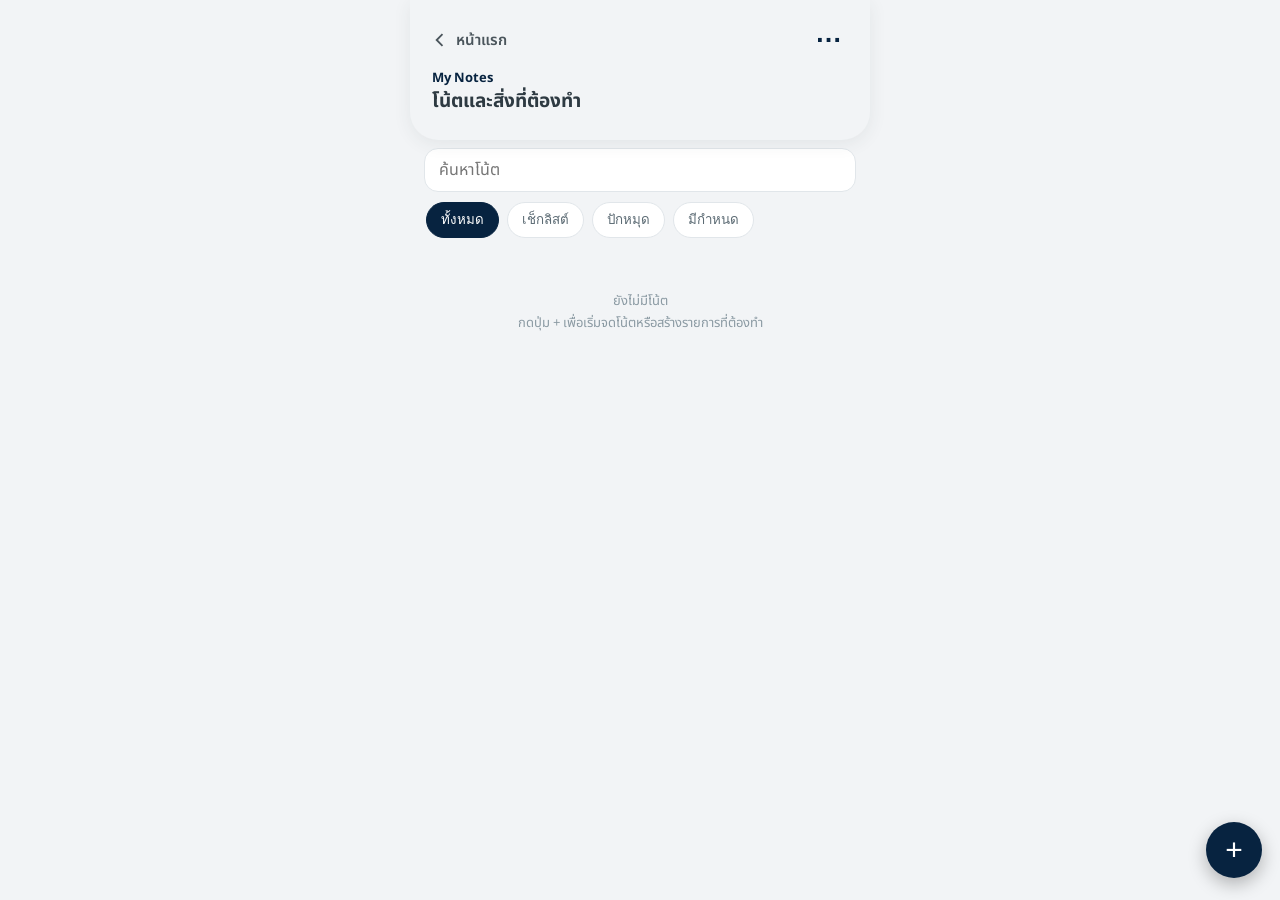
<file: notes/index.html>
<!DOCTYPE html>
<html lang="th">
<head>
<meta charset="UTF-8">
<meta name="viewport" content="width=device-width, initial-scale=1, viewport-fit=cover">
<title>My Notes — My Family Funds</title>
<meta name="theme-color" content="#072340">
<link rel="preconnect" href="https://fonts.googleapis.com">
<link href="https://fonts.googleapis.com/css2?family=Prompt:wght@500;600;700&family=Noto+Sans+Thai:wght@400;500;600;700&family=Noto+Serif+Thai:wght@400;600&display=swap" rel="stylesheet">
<link rel="stylesheet" href="../shell.css">
<script src="../data-safety.js"></script>
<script src="https://accounts.google.com/gsi/client" async defer></script>
<style>
.nt-bar{padding:12px 16px 0;display:flex;gap:8px}
/* compact v31 */
.nt-bar{padding:8px 14px 0}.nt-bar input{height:40px;border-radius:12px}
.nt-sec{margin:8px 14px 4px}.nt-grid{padding:0 14px;column-gap:8px}
.nt-card{margin-bottom:8px;padding:9px 11px;border-radius:14px}
.nt-card h4{margin-bottom:2px;font-size:13px}.nt-meta{margin-top:5px}

.nt-bar input{flex:1;min-width:0;height:44px;border-radius:14px;border:1px solid var(--line);background:var(--surface);color:var(--ink);padding:0 14px;font-size:16px;font-family:inherit}
.nt-chips{display:flex;gap:8px;overflow-x:auto;padding:10px 16px 4px;scrollbar-width:none}
.nt-chip{flex:none;height:36px;padding:0 14px;border-radius:999px;border:1px solid var(--line);background:var(--surface);color:var(--ink-soft);font:600 12.5px inherit;cursor:pointer}
.nt-chip.on{background:var(--primary);color:#fff;border-color:var(--primary)}
.nt-sec{margin:12px 16px 6px;font-size:11.5px;font-weight:700;color:var(--ink-soft);letter-spacing:.4px}
.nt-grid{columns:2;column-gap:10px;padding:0 16px}
.nt-card{break-inside:avoid;margin-bottom:10px;border-radius:16px;padding:12px 13px;background:#fff;border:1px solid rgba(0,0,0,.08);color:#2E3A42;cursor:pointer;width:100%;text-align:left;font:inherit;display:block;box-sizing:border-box}
.nt-card h4{margin:0 0 4px;font-size:13.5px;line-height:1.35;color:#1E2A33}
.nt-card p{margin:0;font-size:12px;line-height:1.5;color:#3E4B54;white-space:pre-wrap;word-break:break-word;display:-webkit-box;-webkit-line-clamp:6;-webkit-box-orient:vertical;overflow:hidden}
.nt-li{display:flex;gap:6px;font-size:12px;line-height:1.5;color:#3E4B54;padding:1px 0}
.nt-li.done{text-decoration:line-through;opacity:.55}
.nt-meta{display:flex;gap:6px;flex-wrap:wrap;margin-top:8px}
.nt-tag{font-size:10.5px;font-weight:700;padding:3px 8px;border-radius:999px;background:rgba(7,35,64,.09);color:#072340}
.nt-tag.late{background:#F6D9D2;color:#8C2F1B}
.nt-empty{text-align:center;color:var(--ink-faint);padding:48px 24px;font-size:13px;line-height:1.7}
.nt-fab{position:fixed;right:18px;bottom:calc(22px + var(--safe-b));width:56px;height:56px;border-radius:50%;border:0;background:var(--primary);color:#fff;font-size:30px;line-height:1;box-shadow:0 6px 18px rgba(0,0,0,.28);cursor:pointer;z-index:50}
.nt-modal{position:fixed;inset:0;z-index:80;background:rgba(10,20,30,.5);display:none;align-items:flex-end;justify-content:center}
.nt-modal.on{display:flex}
.nt-sheet{width:100%;max-width:480px;max-height:92vh;overflow:auto;background:var(--bg);color:var(--ink);border-radius:22px 22px 0 0;padding:16px 16px calc(16px + var(--safe-b))}
.nt-sheet input[type=text],.nt-sheet textarea,.nt-sheet input[type=date]{width:100%;box-sizing:border-box;border:1px solid var(--line);background:var(--surface);color:var(--ink);border-radius:12px;padding:11px 12px;font-size:16px;font-family:inherit;margin-bottom:8px}
.nt-sheet textarea{min-height:140px;resize:vertical}
.nt-row{display:flex;gap:8px;align-items:center;margin:8px 0;flex-wrap:wrap}
.nt-row label{font-size:12.5px;color:var(--ink-soft);font-weight:600}
.nt-sw{width:34px;height:34px;border-radius:50%;border:2px solid transparent;cursor:pointer;padding:0}
.nt-sw.on{border-color:var(--primary)}
.nt-btn{height:44px;padding:0 16px;border-radius:12px;border:1px solid var(--line);background:var(--surface);color:var(--ink);font:700 13px inherit;cursor:pointer}
.nt-btn.p{background:var(--primary);color:#fff;border-color:var(--primary)}
.nt-btn.d{color:#B5422B}
.nt-ci{display:flex;gap:8px;align-items:center;margin-bottom:6px}
.nt-ci input[type=checkbox]{width:22px;height:22px;flex:none}
.nt-ci input[type=text]{margin:0;flex:1}
.nt-toast{position:fixed;left:50%;bottom:90px;transform:translateX(-50%);background:#14211D;color:#fff;padding:10px 16px;border-radius:999px;font-size:12.5px;z-index:120;opacity:0;transition:opacity .2s;max-width:88vw;text-align:center;pointer-events:none}
.nt-at{display:flex;align-items:center;gap:10px;margin:6px 0;padding:6px;border-radius:12px;background:rgba(0,0,0,.05)}
.nt-at img{width:56px;height:56px;object-fit:cover;border-radius:10px;flex:none;background:#ddd;cursor:pointer}
.nt-at .ic{width:56px;height:56px;border-radius:10px;background:#fff;display:grid;place-items:center;font-size:24px;flex:none;cursor:pointer}
.nt-at span.n{flex:1;min-width:0;font-size:12.5px;word-break:break-all;cursor:pointer}.nt-at small{display:block;color:var(--ink-soft);font-size:11px}
.nt-at button{width:40px;height:40px;border:0;background:none;font-size:20px;color:#B5422B}
.nt-reader{position:fixed;inset:0;z-index:70;background:#FAF6EC;color:#3B2F22;display:none;flex-direction:column}
.nt-reader.on{display:flex}
.nt-rtop{display:flex;align-items:center;justify-content:space-between;gap:8px;padding:calc(10px + env(safe-area-inset-top,0px)) 12px 10px}
.nt-rtop button{height:42px;min-width:42px;padding:0 14px;border-radius:999px;border:1px solid rgba(59,47,34,.18);background:rgba(255,255,255,.55);color:#3B2F22;font:700 13px inherit;font-family:inherit;cursor:pointer}
.nt-rpage{flex:1;overflow:auto;-webkit-overflow-scrolling:touch;padding:8px 26px 40px}
.nt-rinner{max-width:620px;margin:0 auto}
.nt-rtitle{font-family:'Noto Serif Thai','Prompt',serif;font-size:25px;line-height:1.4;font-weight:600;margin:6px 0 0;word-break:break-word}
.nt-rtags{display:flex;gap:6px;flex-wrap:wrap;margin-top:12px}
.nt-rrule{width:44px;height:2px;background:rgba(59,47,34,.28);border:0;margin:18px 0}
.nt-rbody{font-family:'Noto Serif Thai','Noto Sans Thai',serif;font-size:17px;line-height:2;white-space:pre-wrap;word-break:break-word;margin:0}
.nt-rli{display:flex;gap:12px;align-items:flex-start;padding:9px 0;font-size:17px;line-height:1.6;border-bottom:1px dashed rgba(59,47,34,.14);cursor:pointer;word-break:break-word}
.nt-rli input{width:22px;height:22px;flex:none;margin-top:3px;accent-color:#072340}
.nt-rli.done span{text-decoration:line-through;opacity:.5}
.nt-rimg{display:block;width:100%;border-radius:12px;margin:14px 0 0;cursor:pointer;background:rgba(0,0,0,.06)}
.nt-rfile{display:flex;align-items:center;gap:10px;margin-top:10px;padding:10px 12px;border-radius:12px;background:rgba(255,255,255,.55);font-size:13.5px;cursor:pointer;word-break:break-all}
.nt-rfoot{margin-top:26px;font-size:11.5px;color:#8A7458}
.nt-th{width:100%;max-height:130px;object-fit:cover;border-radius:10px;margin-bottom:6px;display:block}
</style>
<style id="mff-no-flash">html{overscroll-behavior-y:contain;touch-action:manipulation}button,a,[role=button],.back{-webkit-tap-highlight-color:transparent;-webkit-touch-callout:none}button,[role=button],.back,.hm-menu a{-webkit-user-select:none;user-select:none}</style><script src="../icon-system.js"></script><style id="mff-notes-compact">
.nt-sheet .nt-row{margin:5px 0;gap:6px}
.nt-sheet .nt-btn{height:34px;padding:0 12px;font-size:12.5px;border-radius:10px}
.nt-sheet .nt-btn.p{height:40px;font-size:14px}
.nt-sheet .nt-sw{width:24px;height:24px}
.nt-sheet .nt-due{flex-wrap:nowrap}
.nt-sheet .nt-due input[type=date],.nt-sheet .nt-due input[type=time]{width:auto!important;flex:none;height:34px;min-height:0;padding:0 6px;margin:0!important;font-size:13px;border-radius:10px;box-sizing:border-box}
.nt-sheet .nt-due input[type=date]{width:112px!important}
.nt-sheet .nt-due input[type=time]{width:84px!important}
.nt-sheet .nt-row input[type=checkbox]{width:18px;height:18px;vertical-align:middle}
.nt-sheet textarea{min-height:220px}
.nt-sheet small{line-height:1.35}
</style></head>
<body>
<div class="mff-app">
  <div class="mff-hero-wrap" style="padding-bottom:20px;border-radius:0 0 28px 28px">
    <div class="mff-topbar">
      <a class="back" href="../index.html"><svg viewBox="0 0 24 24" fill="none" stroke="currentColor" stroke-width="2.2"><path d="M15 5 8 12l7 7"/></svg>หน้าแรก</a>
      <button type="button" id="menuBtn" aria-label="เมนู" style="background:none;border:0;color:var(--primary);font-size:26px;font-weight:700;width:44px;height:44px;cursor:pointer">⋯</button>
    </div>
    <div class="mff-hero" style="padding-top:0">
      <p class="eyebrow" style="margin-bottom:2px">My Notes</p>
      <h1 style="font-size:19px;white-space:nowrap">โน้ตและสิ่งที่ต้องทำ</h1>
    </div>
  </div>
  <div class="nt-bar"><input id="q" type="search" placeholder="ค้นหาโน้ต" aria-label="ค้นหาโน้ต"></div>
  <div class="nt-chips" id="chips"></div>
  <div id="list"></div>
</div>
<button class="nt-fab" id="fab" type="button" aria-label="เพิ่มโน้ต">+</button>

<div class="nt-reader" id="reader">
  <div class="nt-rtop"><button type="button" id="rBack">← กลับ</button><button type="button" id="rEdit">✎ แก้ไข</button></div>
  <div class="nt-rpage" id="rPage"></div>
</div>
<div class="nt-modal" id="modal"><div class="nt-sheet" id="sheet"></div></div>
<div class="nt-modal" id="menuModal"><div class="nt-sheet">
  <div class="nt-row"><button class="nt-btn" id="mImport" type="button">นำเข้าจาก Google Keep (ไฟล์ .json)</button></div>
  <div class="nt-row"><button class="nt-btn" id="mArch" type="button"></button></div>
  <div class="nt-row"><button class="nt-btn" id="mClose" type="button">ปิด</button></div>
  <p style="font-size:11.5px;color:var(--ink-soft);line-height:1.6;margin:8px 0 0">วิธีนำเข้า: ไปที่ takeout.google.com เลือกเฉพาะ Keep แล้วดาวน์โหลด แตกไฟล์ จะได้ไฟล์ .json ของแต่ละโน้ต เลือกได้หลายไฟล์พร้อมกัน</p>
</div></div>
<input type="file" id="file" accept=".json,application/json" multiple hidden>
<div class="nt-toast" id="toast"></div>

<script src="../themes.js"></script>
<script>
(function(){
'use strict';
var CK='mff_notes_cache_v1', DIRTY='mff_sync_dirty_v1_notes', TK='mff_cal_token';
var COLORS={default:'#FFFFFF',yellow:'#FFF3C4',green:'#DDF1DE',blue:'#D9E9F8',pink:'#F9DDE5',purple:'#E6DFF6'};
var CNAME={default:'ขาว',yellow:'เหลือง',green:'เขียว',blue:'ฟ้า',pink:'ชมพู',purple:'ม่วง'};
var notes=[], filter='all', showArch=false, editing=null, rd=null;
var $=function(i){return document.getElementById(i)};
function esc(s){return String(s==null?'':s).replace(/[&<>'"]/g,function(c){return{'&':'&amp;','<':'&lt;','>':'&gt;',"'":'&#39;','"':'&quot;'}[c]})}
function uid(){return 'n_'+Date.now().toString(36)+'_'+Math.random().toString(36).slice(2,8)}
function now(){return new Date().toISOString()}
function today(){var d=new Date();return d.getFullYear()+'-'+String(d.getMonth()+1).padStart(2,'0')+'-'+String(d.getDate()).padStart(2,'0')}
function toast(m){var t=$('toast');t.textContent=m;t.style.opacity='1';clearTimeout(toast._t);toast._t=setTimeout(function(){t.style.opacity='0'},2600)}
function load(){try{var a=JSON.parse(localStorage.getItem(CK)||'[]');notes=Array.isArray(a)?a:[]}catch(e){notes=[]}notes.forEach(norm)}
function norm(n){n.items=Array.isArray(n.items)?n.items:[];n.kind=n.kind==='check'?'check':'note';n.color=COLORS[n.color]?n.color:'default';n.pinned=n.pinned?1:0;n.archived=n.archived?1:0;n.due=n.due||'';if(n.dueTime){n.dueTime=String(n.dueTime)}else{delete n.dueTime}n.calId=n.calId||'';n.title=n.title||'';n.body=n.body||''}
/* ---------- ไฟล์แนบ: meta ใน localStorage, ตัวไฟล์ใน IndexedDB (เก็บในเครื่องนี้ ไม่ขึ้น Sheets) ---------- */
var ATK='mff_note_att_v1', AM={}, _db=null, MAXF=10*1024*1024;
function attMap(){try{return JSON.parse(localStorage.getItem(ATK)||'{}')||{}}catch(e){return{}}}
function attSet(m){try{localStorage.setItem(ATK,JSON.stringify(m))}catch(e){toast('เก็บรายการไฟล์แนบไม่สำเร็จ')}}
function idb(){return _db||(_db=new Promise(function(res,rej){var r=indexedDB.open('mff_notes_att',1);r.onupgradeneeded=function(){r.result.createObjectStore('f')};r.onsuccess=function(){res(r.result)};r.onerror=function(){rej(r.error)}}))}
function bop(mode,fn){return idb().then(function(d){return new Promise(function(res,rej){var t=d.transaction('f',mode),rq=fn(t.objectStore('f'));t.oncomplete=function(){res(rq&&rq.result)};t.onerror=function(){rej(t.error)}})})}
function bput(id,b){return bop('readwrite',function(o){return o.put(b,id)})}
function bget(id){return bop('readonly',function(o){return o.get(id)})}
function bdel(id){return bop('readwrite',function(o){return o.delete(id)}).catch(function(){})}
function szt(n){return n>1048576?(n/1048576).toFixed(1)+' MB':Math.max(1,Math.round(n/1024))+' KB'}
function compress(f){return new Promise(function(res){
  if(!/^image\/(jpeg|png|webp|heic|heif)/.test(f.type)){res(f);return}
  var u=URL.createObjectURL(f),im=new Image();
  im.onload=function(){try{var k=Math.min(1,1280/Math.max(im.width,im.height)),c=document.createElement('canvas');c.width=Math.round(im.width*k);c.height=Math.round(im.height*k);c.getContext('2d').drawImage(im,0,0,c.width,c.height);URL.revokeObjectURL(u);c.toBlob(function(b){res(b&&b.size<f.size?b:f)},'image/jpeg',.78)}catch(e){res(f)}};
  im.onerror=function(){URL.revokeObjectURL(u);res(f)};im.src=u})}
function hydrate(root){Array.prototype.forEach.call(root.querySelectorAll('[data-aimg]'),function(im){bget(im.getAttribute('data-aimg')).then(function(b){if(b)im.src=URL.createObjectURL(b)}).catch(function(){})})}
function openAtt(id){var a=(editing&&editing._att||AM[rd]||[]).filter(function(x){return x.id===id})[0];if(!a)return;bget(id).then(function(b){if(!b){toast('ไม่พบไฟล์ในเครื่องนี้');return}var u=URL.createObjectURL(b);if(a.k==='img'){window.open(u,'_blank')}else{var l=document.createElement('a');l.href=u;l.download=a.name;document.body.appendChild(l);l.click();l.remove()}})}
async function addFiles(files,kind){
  var e=editing;if(!e)return;pull();
  for(var i=0;i<files.length;i++){var f=files[i];
    if(f.size>MAXF*3){toast(f.name+' ใหญ่เกินไป (สูงสุด 10 MB)');continue}
    var b=kind==='img'?await compress(f):f;
    if(b.size>MAXF){toast(f.name+' ใหญ่เกิน 10 MB');continue}
    var id='a_'+Date.now().toString(36)+Math.random().toString(36).slice(2,6);
    try{await bput(id,b)}catch(err){toast('เก็บไฟล์ไม่สำเร็จ');continue}
    e._att.push({id:id,name:f.name||'ไฟล์',k:(b.type||'').indexOf('image/')===0?'img':'file',size:b.size});e._added.push(id)}
  paintEditor()}
function save(){try{localStorage.setItem(CK,JSON.stringify(notes));localStorage.setItem(DIRTY,'1')}catch(e){toast('บันทึกในเครื่องไม่สำเร็จ')}}

/* ---------- list ---------- */
function visible(){
  var q=$('q').value.trim().toLowerCase(), t=today();
  return notes.filter(function(n){
    if(!!n.archived!==showArch) return false;
    if(filter==='check'&&n.kind!=='check') return false;
    if(filter==='pin'&&!n.pinned) return false;
    if(filter==='due'&&!n.due) return false;
    if(q){var hay=(n.title+' '+n.body+' '+n.items.map(function(i){return i.t}).join(' ')).toLowerCase();if(hay.indexOf(q)<0) return false}
    return true;
  }).sort(function(a,b){
    if(a.pinned!==b.pinned) return b.pinned-a.pinned;
    if(filter==='due') return (a.due||'9').localeCompare(b.due||'9');
    return (b.updatedAt||'').localeCompare(a.updatedAt||'');
  });
}
function cardHtml(n){
  var body='';
  if(n.kind==='check'){
    var open=n.items.filter(function(i){return !i.d}), done=n.items.filter(function(i){return i.d});
    body=open.slice(0,6).map(function(i){return '<div class="nt-li"><span>☐</span><span>'+esc(i.t)+'</span></div>'}).join('')
      +done.slice(0,2).map(function(i){return '<div class="nt-li done"><span>☑</span><span>'+esc(i.t)+'</span></div>'}).join('');
    if(n.items.length>8) body+='<div class="nt-li">…อีก '+(n.items.length-8)+' รายการ</div>';
  } else if(n.body){ body='<p>'+esc(n.body)+'</p>'; }
  var meta='';
  if(n.due){var late=n.due<today();meta+='<span class="nt-tag'+(late?' late':'')+'">'+(late?'เลยกำหนด ':'')+fmt(n.due)+(n.dueTime?' · '+esc(n.dueTime)+' น.':'')+'</span>'}
  if(n.calId) meta+='<span class="nt-tag">ใน Calendar</span>';
  if(n.pinned) meta+='<span class="nt-tag">ปักหมุด</span>';
  var at=AM[n.id]||[], im0=at.filter(function(a){return a.k==='img'})[0];
  if(at.length) meta+='<span class="nt-tag">📎 '+at.length+'</span>';
  return '<button type="button" class="nt-card" data-id="'+esc(n.id)+'" style="background:'+COLORS[n.color]+'">'
    +(im0?'<img class="nt-th" data-aimg="'+esc(im0.id)+'" alt="">':'')+(n.title?'<h4>'+esc(n.title)+'</h4>':'')+body+(meta?'<div class="nt-meta">'+meta+'</div>':'')+'</button>';
}
function fmt(d){var p=String(d).split('-');if(p.length<3) return d;var m=['ม.ค.','ก.พ.','มี.ค.','เม.ย.','พ.ค.','มิ.ย.','ก.ค.','ส.ค.','ก.ย.','ต.ค.','พ.ย.','ธ.ค.'];return (+p[2])+' '+m[+p[1]-1]}
function render(){
  AM=attMap();
  var chips=[['all','ทั้งหมด'],['check','เช็กลิสต์'],['pin','ปักหมุด'],['due','มีกำหนด']];
  $('chips').innerHTML=chips.map(function(c){return '<button type="button" class="nt-chip'+(filter===c[0]?' on':'')+'" data-f="'+c[0]+'">'+c[1]+'</button>'}).join('');
  var v=visible(), root=$('list');
  if(!v.length){root.innerHTML='<div class="nt-empty">'+(showArch?'ยังไม่มีโน้ตที่เก็บถาวร':'ยังไม่มีโน้ต<br>กดปุ่ม + เพื่อเริ่มจดโน้ตหรือสร้างรายการที่ต้องทำ')+'</div>';return}
  var pin=v.filter(function(n){return n.pinned}), rest=v.filter(function(n){return !n.pinned}), h='';
  if(pin.length&&rest.length){h+='<div class="nt-sec">ปักหมุด</div><div class="nt-grid">'+pin.map(cardHtml).join('')+'</div><div class="nt-sec">อื่น ๆ</div><div class="nt-grid">'+rest.map(cardHtml).join('')+'</div>'}
  else h+='<div class="nt-grid" style="margin-top:10px">'+v.map(cardHtml).join('')+'</div>';
  root.innerHTML=h;hydrate(root)+'<div style="height:90px"></div>';
}

/* ---------- reader (หน้าอ่านโน้ต) ---------- */
function thFull(iso){var d=new Date(iso);if(isNaN(d))return '';return d.toLocaleDateString('th-TH',{day:'numeric',month:'long',year:'numeric'})}
function openReader(id){
  var n=notes.filter(function(x){return x.id===id})[0]; if(!n){closeReader();return}
  rd=id; AM=attMap();
  var at=AM[id]||[], h='<div class="nt-rinner">';
  if(n.title) h+='<h2 class="nt-rtitle">'+esc(n.title)+'</h2>';
  var tg='';
  if(n.due){var late=n.due<today();tg+='<span class="nt-tag'+(late?' late':'')+'">'+(late?'เลยกำหนด ':'')+fmt(n.due)+(n.dueTime?' · '+esc(n.dueTime)+' น.':'')+'</span>'}
  if(n.calId) tg+='<span class="nt-tag">ใน Calendar</span>';
  if(n.pinned) tg+='<span class="nt-tag">ปักหมุด</span>';
  if(tg) h+='<div class="nt-rtags">'+tg+'</div>';
  var hasText=n.kind==='check'?n.items.length:!!n.body;
  if((n.title||tg)&&hasText) h+='<hr class="nt-rrule">';
  if(n.kind==='check'){
    h+=n.items.map(function(i,ix){return '<label class="nt-rli'+(i.d?' done':'')+'"><input type="checkbox" data-rix="'+ix+'" '+(i.d?'checked':'')+'><span>'+esc(i.t)+'</span></label>'}).join('');
  } else if(n.body){ h+='<p class="nt-rbody">'+esc(n.body)+'</p>'; }
  at.filter(function(a){return a.k==='img'}).forEach(function(a){h+='<img class="nt-rimg" data-aimg="'+esc(a.id)+'" data-aopen="'+esc(a.id)+'" alt="'+esc(a.name)+'">'});
  at.filter(function(a){return a.k!=='img'}).forEach(function(a){h+='<div class="nt-rfile" data-aopen="'+esc(a.id)+'"><span>📄</span><span>'+esc(a.name)+' <small>('+szt(a.size||0)+')</small></span></div>'});
  if(n.updatedAt) h+='<div class="nt-rfoot">แก้ไขล่าสุด '+esc(thFull(n.updatedAt))+'</div>';
  h+='</div>';
  var rp=$('rPage'); rp.innerHTML=h; rp.scrollTop=0; hydrate(rp);
  $('reader').style.background=n.color==='default'?'#FAF6EC':COLORS[n.color];
  $('reader').classList.add('on');
}
function closeReader(){rd=null;$('reader').classList.remove('on');render()}
$('rBack').onclick=closeReader;
$('rEdit').onclick=function(){var id=rd;rd=null;$('reader').classList.remove('on');openEditor(id)};
$('rPage').addEventListener('click',function(ev){
  var a=ev.target.closest('[data-aopen]'); if(a){openAtt(a.getAttribute('data-aopen'));return}
});
$('rPage').addEventListener('change',function(ev){
  var t=ev.target, ix=t.getAttribute&&t.getAttribute('data-rix'); if(ix===null||ix===undefined) return;
  var n=notes.filter(function(x){return x.id===rd})[0]; if(!n||!n.items[+ix]) return;
  n.items[+ix].d=t.checked?1:0; n.updatedAt=now(); save();
  var row=t.closest('.nt-rli'); if(row) row.classList.toggle('done',t.checked);
});

/* ---------- editor ---------- */
function openEditor(id){
  var n=notes.filter(function(x){return x.id===id})[0];
  editing=n?JSON.parse(JSON.stringify(n)):{id:uid(),title:'',body:'',kind:'note',items:[],color:'default',pinned:0,due:'',calId:'',archived:0,createdAt:now(),updatedAt:now(),_new:1};
  editing._att=(attMap()[editing.id]||[]).slice();editing._added=[];editing._removed=[];
  paintEditor(); $('modal').classList.add('on');
}
function paintEditor(){
  var e=editing, h='';
  h+='<input type="text" id="eTitle" placeholder="หัวข้อ" value="'+esc(e.title)+'" aria-label="หัวข้อ">';
  if(e.kind==='check'){
    h+='<div id="eItems">'+e.items.map(function(i,ix){return '<div class="nt-ci"><input type="checkbox" data-ix="'+ix+'" '+(i.d?'checked':'')+' aria-label="เสร็จแล้ว"><input type="text" data-tx="'+ix+'" value="'+esc(i.t)+'" aria-label="รายการ"><button type="button" class="nt-btn" data-rm="'+ix+'" aria-label="ลบรายการ" style="width:44px;padding:0">×</button></div>'}).join('')+'</div>'
      +'<div class="nt-row"><button type="button" class="nt-btn" id="eAdd">+ เพิ่มรายการ</button><button type="button" class="nt-btn" id="eKind">เปลี่ยนเป็นโน้ตข้อความ</button></div>';
  } else {
    h+='<textarea id="eBody" placeholder="จดอะไรสักหน่อย…" aria-label="เนื้อหา">'+esc(e.body)+'</textarea>'
      +'<div class="nt-row"><button type="button" class="nt-btn" id="eKind">เปลี่ยนเป็นเช็กลิสต์</button></div>';
  }
  h+='<div class="nt-row"><label>สี</label>'+Object.keys(COLORS).map(function(c){return '<button type="button" class="nt-sw'+(e.color===c?' on':'')+'" data-c="'+c+'" aria-label="สี'+CNAME[c]+'" style="background:'+COLORS[c]+';border-color:'+(e.color===c?'var(--primary)':'#cfd6db')+'"></button>'}).join('')+'</div>';
  h+='<div class="nt-row nt-due"><label for="eDue">วันที่</label><input type="date" id="eDue" value="'+esc(e.due)+'"><label for="eTime">เวลา</label><input type="time" id="eTime" value="'+esc(e.dueTime||'')+'"><button type="button" class="nt-btn" id="eTimeClr">ล้าง</button></div>';
  h+='<small style="display:block;color:var(--ink-soft);font-size:11px;margin:-4px 0 6px">ใส่เวลาแล้วจะปักลง Calendar เป็นนัดตามเวลา พร้อมแจ้งเตือนก่อน 10 นาทีและตอนถึงเวลา (ไม่ใส่ = กิจกรรมทั้งวัน)</small>';
  h+='<div class="nt-row"><label><input type="checkbox" id="ePin" '+(e.pinned?'checked':'')+'> ปักหมุด</label><label><input type="checkbox" id="eCal" '+(e.calId?'checked':'')+'> ปักลง Google Calendar</label></div>';
  h+='<div class="nt-row" style="margin-top:14px"><button type="button" class="nt-btn p" id="eSave" style="flex:1">บันทึก</button><button type="button" class="nt-btn" id="eArch">'+(e.archived?'นำกลับ':'เก็บถาวร')+'</button>'+(e._new?'':'<button type="button" class="nt-btn d" id="eDel">ลบ</button>')+'<button type="button" class="nt-btn" id="eCancel">ปิด</button></div>';
  h+='<div class="nt-row" style="flex-wrap:wrap"><label>แนบ</label><button type="button" class="nt-btn" id="eImg">🖼 รูป</button><button type="button" class="nt-btn" id="eFile">📎 ไฟล์</button></div>'
   +'<div id="eAtt">'+(e._att||[]).map(function(a){return '<div class="nt-at">'+(a.k==='img'?'<img data-aimg="'+esc(a.id)+'" data-aopen="'+esc(a.id)+'" alt="">':'<div class="ic" data-aopen="'+esc(a.id)+'">📄</div>')+'<span class="n" data-aopen="'+esc(a.id)+'">'+esc(a.name)+'<small>'+szt(a.size||0)+' · แตะเพื่อเปิด</small></span><button type="button" data-adel="'+esc(a.id)+'" aria-label="ลบไฟล์แนบ">×</button></div>'}).join('')+'</div>'
   +'<small style="display:block;color:var(--ink-soft);font-size:11px;margin-top:4px">ไฟล์แนบเก็บในเครื่องนี้ (รูปถูกย่อให้อัตโนมัติ, ไฟล์ละไม่เกิน 10 MB) ยังไม่ขึ้น Google Sheets</small>'
   +'<input type="file" id="fImg" accept="image/*" multiple hidden><input type="file" id="fAny" multiple hidden>';
  $('sheet').innerHTML=h; hydrate($('sheet'));
}
function pull(){
  var e=editing; if(!$('eTitle')) return;
  e.title=$('eTitle').value.trim();
  if(e.kind==='check'){
    Array.prototype.forEach.call(document.querySelectorAll('[data-tx]'),function(el){var i=+el.getAttribute('data-tx'); if(e.items[i]) e.items[i].t=el.value});
    Array.prototype.forEach.call(document.querySelectorAll('[data-ix]'),function(el){var i=+el.getAttribute('data-ix'); if(e.items[i]) e.items[i].d=el.checked?1:0});
  } else if($('eBody')) e.body=$('eBody').value;
  e.due=$('eDue').value; e.dueTime=($('eTime')&&$('eTime').value)||''; if(!e.dueTime) delete e.dueTime; e.pinned=$('ePin').checked?1:0;
}
$('sheet').addEventListener('click',function(ev){
  var t=ev.target, e=editing; if(!e) return;
  if(t.id==='eImg'){$('fImg').click();return}
  if(t.id==='eFile'){$('fAny').click();return}
  if(t.getAttribute('data-aopen')){openAtt(t.getAttribute('data-aopen'));return}
  if(t.getAttribute('data-adel')){pull();var did=t.getAttribute('data-adel');e._att=e._att.filter(function(a){return a.id!==did});if(e._added.indexOf(did)>=0){e._added=e._added.filter(function(x){return x!==did});bdel(did)}else e._removed.push(did);paintEditor();return}
  if(t.getAttribute('data-c')){pull();e.color=t.getAttribute('data-c');paintEditor();return}
  if(t.getAttribute('data-rm')!==null&&t.hasAttribute('data-rm')){pull();e.items.splice(+t.getAttribute('data-rm'),1);paintEditor();return}
  if(t.id==='eAdd'){pull();e.items.push({t:'',d:0});paintEditor();var tx=document.querySelectorAll('[data-tx]');if(tx.length)tx[tx.length-1].focus();return}
  if(t.id==='eKind'){pull();
    if(e.kind==='note'){e.items=e.body.split('\n').filter(function(l){return l.trim()}).map(function(l){return{t:l.trim(),d:0}});if(!e.items.length)e.items=[{t:'',d:0}];e.kind='check';e.body=''}
    else{e.body=e.items.map(function(i){return i.t}).filter(Boolean).join('\n');e.items=[];e.kind='note'}
    paintEditor();return}
  if(t.id==='eTimeClr'){var tm=$('eTime');if(tm)tm.value='';return}
  if(t.id==='eCancel'){closeEd();return}
  if(t.id==='eArch'){pull();e.archived=e.archived?0:1;commit(true);return}
  if(t.id==='eDel'){if(confirm('ลบโน้ตนี้?')){delNote(e)}return}
  if(t.id==='eSave'){pull();commit(false)}
});
$('sheet').addEventListener('change',function(ev){var t=ev.target;if(t.id==='fImg'||t.id==='fAny'){var fl=Array.prototype.slice.call(t.files);t.value='';addFiles(fl,t.id==='fImg'?'img':'file')}});
function closeEd(saved){var e=editing;if(e&&!saved&&e._added)e._added.forEach(bdel);$('modal').classList.remove('on');editing=null;
  if(!saved&&e&&!e._new&&notes.some(function(x){return x.id===e.id})) openReader(e.id)}
async function commit(closeAfter){
  var e=editing; pull();
  e.items=e.items.filter(function(i){return (i.t||'').trim()||false});
  if(!e.title&&!e.body&&!e.items.length&&!(e._att&&e._att.length)){toast('โน้ตว่างเปล่า');return}
  var wantCal=$('eCal')&&$('eCal').checked;
  e.updatedAt=now(); delete e._new;
  var calMsg='';
  try{
    if(wantCal&&!e.due){calMsg='เลือกวันที่ต้องทำก่อน จึงจะปักลง Calendar ได้'}
    else if(wantCal){await calUpsert(e)}
    else if(e.calId){await calDelete(e);e.calId=''}
  }catch(err){calMsg='Calendar: '+(err&&err.message?err.message:'ไม่สำเร็จ')}
  var am=attMap();if(e._att&&e._att.length)am[e.id]=e._att;else delete am[e.id];attSet(am);(e._removed||[]).forEach(bdel);delete e._att;delete e._added;delete e._removed;
  var ix=notes.findIndex(function(x){return x.id===e.id});
  if(ix>=0) notes[ix]=e; else notes.push(e);
  save(); closeEd(1); render();
  if(!closeAfter&&!e.archived) openReader(e.id); /* บันทึกเสร็จ → เปิดอ่านเป็นหน้าโน้ต */
  toast(calMsg||'บันทึกแล้ว — ซิงก์ขึ้น Sheets ได้ที่ Setting');
}
function delNote(e){
  var p=Promise.resolve();
  if(e.calId) p=calDelete(e).catch(function(){});
  p.then(function(){var am=attMap();(am[e.id]||[]).forEach(function(a){bdel(a.id)});delete am[e.id];attSet(am);(e._added||[]).forEach(bdel);notes=notes.filter(function(x){return x.id!==e.id});save();closeEd(1);render();toast('ลบแล้ว')});
}

/* ---------- Google Calendar (ใช้ token เดียวกับหน้า My Calendar) ---------- */
var calTok=null;
function savedTok(){try{var o=JSON.parse(sessionStorage.getItem(TK)||'null');if(o&&o.v&&o.exp>Date.now()+30000&&o.w)return o.v}catch(e){}return null}
function getTok(){
  return new Promise(function(res,rej){
    var t=calTok&&calTok.exp>Date.now()+30000?calTok.v:savedTok(); if(t) return res(t);
    var cid=localStorage.getItem('google_client_id');
    if(!cid) return rej(new Error('ยังไม่ได้ตั้งค่า Client ID ในหน้า Setting'));
    if(!window.google||!google.accounts||!google.accounts.oauth2) return rej(new Error('ยังโหลด Google ไม่เสร็จ ลองใหม่อีกครั้ง'));
    google.accounts.oauth2.initTokenClient({client_id:cid,
      scope:'https://www.googleapis.com/auth/calendar.readonly https://www.googleapis.com/auth/calendar.events',
      callback:function(r){
        if(r.error) return rej(new Error('เชื่อมต่อ Calendar ไม่สำเร็จ'));
        if(!google.accounts.oauth2.hasGrantedAllScopes(r,'https://www.googleapis.com/auth/calendar.events')) return rej(new Error('ยังไม่ได้ติ๊กสิทธิ์ Calendar — ลองใหม่และอนุญาตทุกช่อง'));
        calTok={v:r.access_token,exp:Date.now()+(r.expires_in||3600)*1000};
        try{sessionStorage.setItem(TK,JSON.stringify({v:calTok.v,exp:calTok.exp,w:1}));localStorage.setItem('mff_calendar_connected_v2','1')}catch(e){}
        res(calTok.v);
      }}).requestAccessToken({prompt:localStorage.getItem('mff_calendar_connected_v2')?'':'consent'});
  });
}
function addDay(d){var x=new Date(d+'T00:00:00');x.setDate(x.getDate()+1);return x.getFullYear()+'-'+String(x.getMonth()+1).padStart(2,'0')+'-'+String(x.getDate()).padStart(2,'0')}
function pad2(x){return String(x).padStart(2,'0')}
function localDT(d){return d.getFullYear()+'-'+pad2(d.getMonth()+1)+'-'+pad2(d.getDate())+'T'+pad2(d.getHours())+':'+pad2(d.getMinutes())+':00'}
function evBody(n){
  var desc=n.kind==='check'?n.items.map(function(i){return (i.d?'[x] ':'[ ] ')+i.t}).join('\n'):n.body;
  var b={summary:'📝 '+(n.title||'โน้ต'),description:desc||'',extendedProperties:{private:{mffNoteId:n.id}}};
  if(n.dueTime&&/^\d{1,2}:\d{2}$/.test(n.dueTime)){
    var hm=n.dueTime.split(':'), sd=new Date(n.due+'T'+pad2(hm[0])+':'+hm[1]+':00'), ed=new Date(sd.getTime()+3600000);
    var tz=(Intl.DateTimeFormat().resolvedOptions().timeZone)||'Asia/Bangkok';
    b.start={dateTime:localDT(sd),timeZone:tz,date:null};
    b.end={dateTime:localDT(ed),timeZone:tz,date:null};
    b.reminders={useDefault:false,overrides:[{method:'popup',minutes:10},{method:'popup',minutes:0}]};
  }else{
    b.start={date:n.due,dateTime:null,timeZone:null};
    b.end={date:addDay(n.due),dateTime:null,timeZone:null};
    b.reminders={useDefault:true};
  }
  return b;
}
async function calApi(method,path,body){
  var tok=await getTok();
  var r=await fetch('https://www.googleapis.com/calendar/v3/calendars/primary/events'+path,{method:method,headers:{Authorization:'Bearer '+tok,'Content-Type':'application/json'},body:body?JSON.stringify(body):undefined});
  if(r.status===401){calTok=null;try{sessionStorage.removeItem(TK)}catch(e){}throw new Error('สิทธิ์ Calendar หมดอายุ กดบันทึกอีกครั้ง')}
  if(r.status===403) throw new Error('Calendar API ถูกปฏิเสธ — เช็กว่าเปิด Google Calendar API แล้ว');
  if(r.status===404||r.status===410) return null;
  if(!r.ok) throw new Error('Calendar '+r.status);
  return r.status===204?{}:r.json();
}
async function calUpsert(n){
  if(n.calId){var u=await calApi('PATCH','/'+encodeURIComponent(n.calId),evBody(n)); if(u) return; n.calId=''}
  var c=await calApi('POST','',evBody(n)); if(c&&c.id) n.calId=c.id;
}
async function calDelete(n){ if(n.calId) await calApi('DELETE','/'+encodeURIComponent(n.calId)); }

/* ---------- Google Keep import (Takeout .json) ---------- */
var KC={YELLOW:'yellow',GREEN:'green',BLUE:'blue',CERULEAN:'blue',TEAL:'green',PINK:'pink',PURPLE:'purple',RED:'pink',ORANGE:'yellow'};
function usec(v){var n=Number(v);return n?new Date(n/1000).toISOString():now()}
async function importFiles(files){
  var add=0,skip=0,bad=0;
  for(var i=0;i<files.length;i++){
    try{
      var j=JSON.parse(await files[i].text());
      if(!j||typeof j!=='object'||j.isTrashed){skip++;continue}
      var created=usec(j.createdTimestampUsec), title=j.title||'';
      var items=Array.isArray(j.listContent)?j.listContent.map(function(x){return{t:x.text||'',d:x.isChecked?1:0}}).filter(function(x){return x.t}):[];
      var body=j.textContent||'';
      if(!title&&!body&&!items.length){skip++;continue}
      var id='k_'+(Number(j.createdTimestampUsec)||Date.now()+i).toString(36);
      if(notes.some(function(n){return n.id===id})){skip++;continue}
      notes.push({id:id,title:title,body:items.length?'':body,kind:items.length?'check':'note',items:items,color:KC[j.color]||'default',pinned:j.isPinned?1:0,archived:j.isArchived?1:0,due:'',calId:'',createdAt:created,updatedAt:usec(j.userEditedTimestampUsec)});
      add++;
    }catch(e){bad++}
  }
  if(add) save(); render();
  toast('นำเข้า '+add+' โน้ต'+(skip?' · ข้าม '+skip:'')+(bad?' · อ่านไม่ได้ '+bad:''));
}

/* ---------- wiring ---------- */
$('fab').onclick=function(){openEditor()};
$('q').oninput=render;
$('chips').addEventListener('click',function(e){var f=e.target.getAttribute('data-f');if(f){filter=f;render()}});
$('list').addEventListener('click',function(e){var c=e.target.closest('.nt-card');if(c)openReader(c.getAttribute('data-id'))});
$('modal').addEventListener('click',function(e){if(e.target===$('modal'))closeEd()});
$('menuBtn').onclick=function(){$('mArch').textContent=showArch?'กลับไปดูโน้ตปกติ':'ดูโน้ตที่เก็บถาวร';$('menuModal').classList.add('on')};
$('mClose').onclick=function(){$('menuModal').classList.remove('on')};
$('menuModal').addEventListener('click',function(e){if(e.target===$('menuModal'))$('menuModal').classList.remove('on')});
$('mArch').onclick=function(){showArch=!showArch;$('menuModal').classList.remove('on');render()};
$('mImport').onclick=function(){$('menuModal').classList.remove('on');$('file').click()};
$('file').onchange=function(){if(this.files.length)importFiles(Array.prototype.slice.call(this.files));this.value=''};
window.addEventListener('storage',function(e){if(e.key===CK&&!rd&&!editing){load();render()}});
load(); render();
if(new URLSearchParams(location.search).get('new')==='check'){openEditor();editing.kind='check';editing.items=[{t:'',d:0}];var _d=new URLSearchParams(location.search).get('due');if(_d)editing.due=_d;paintEditor()}
if('serviceWorker' in navigator){window.addEventListener('load',function(){navigator.serviceWorker.register('../sw.js').catch(function(){})})}
})();
</script>

</body>
</html>
</file>
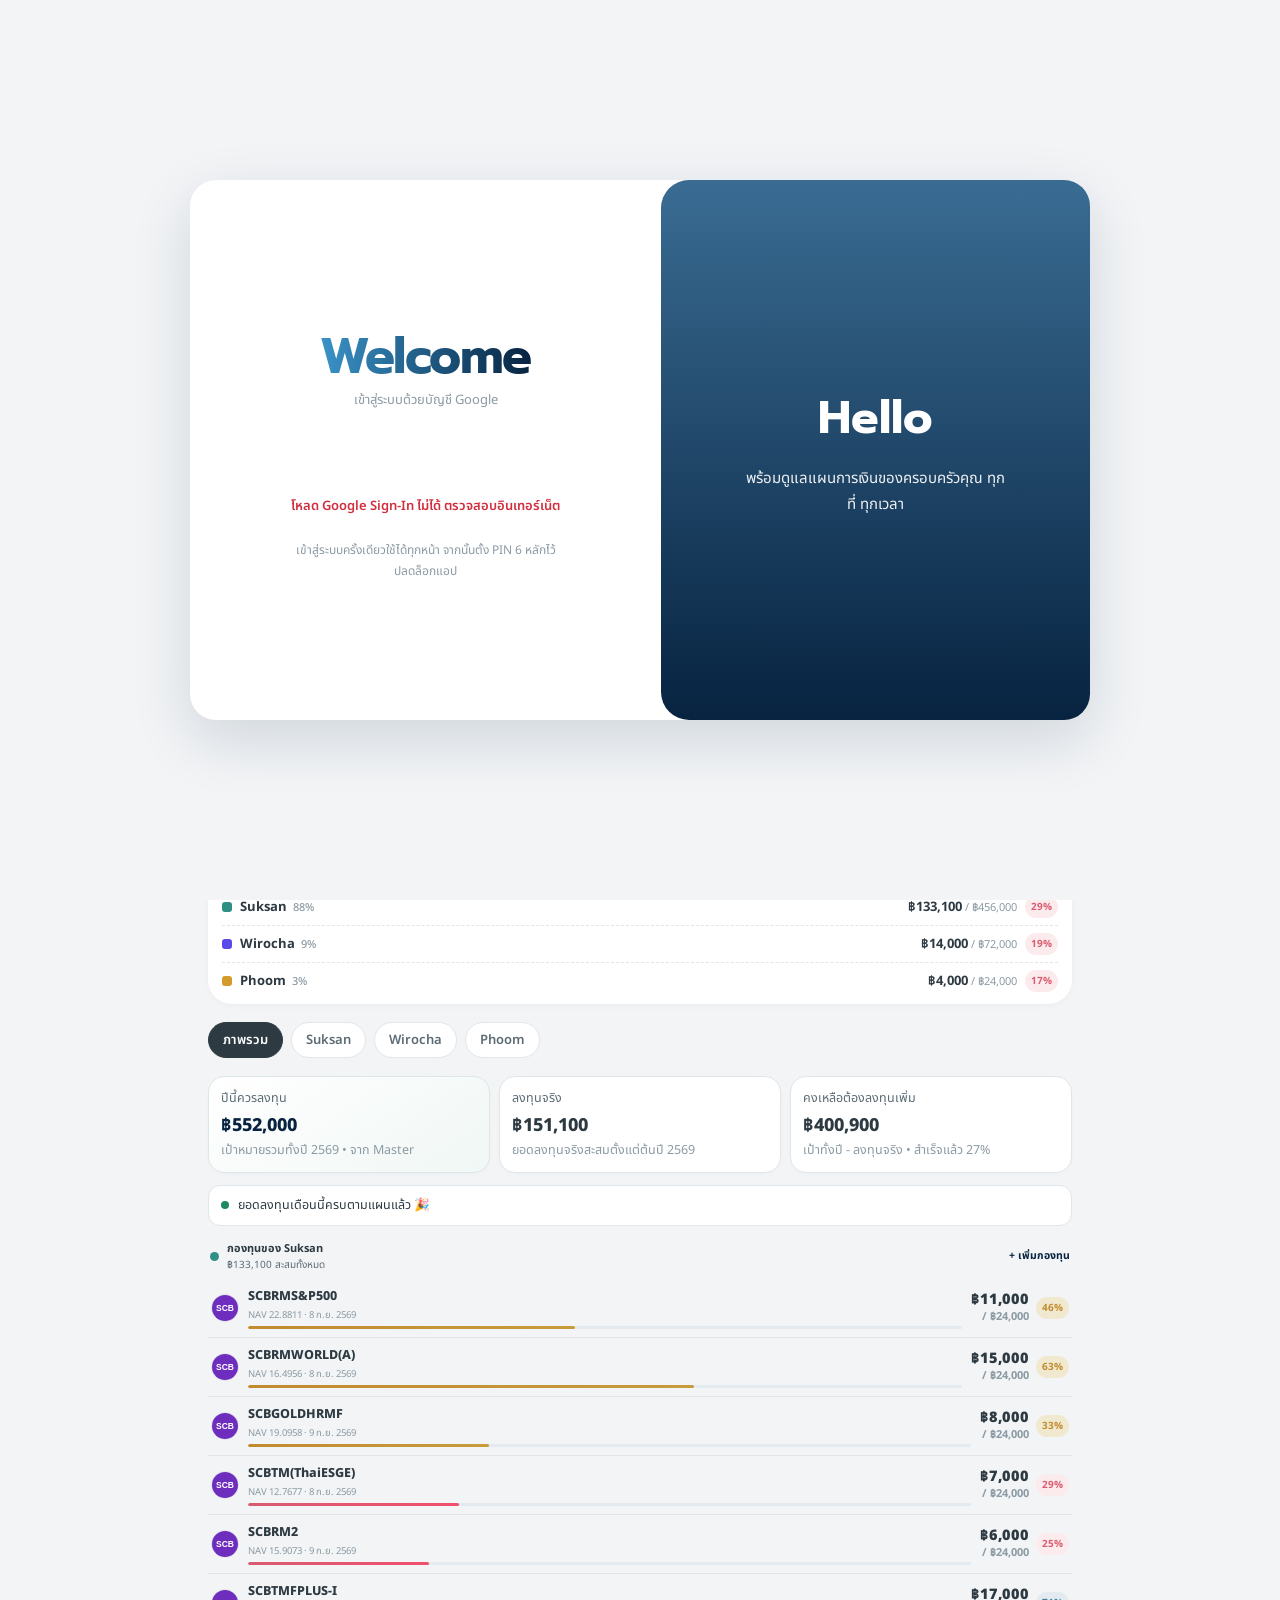
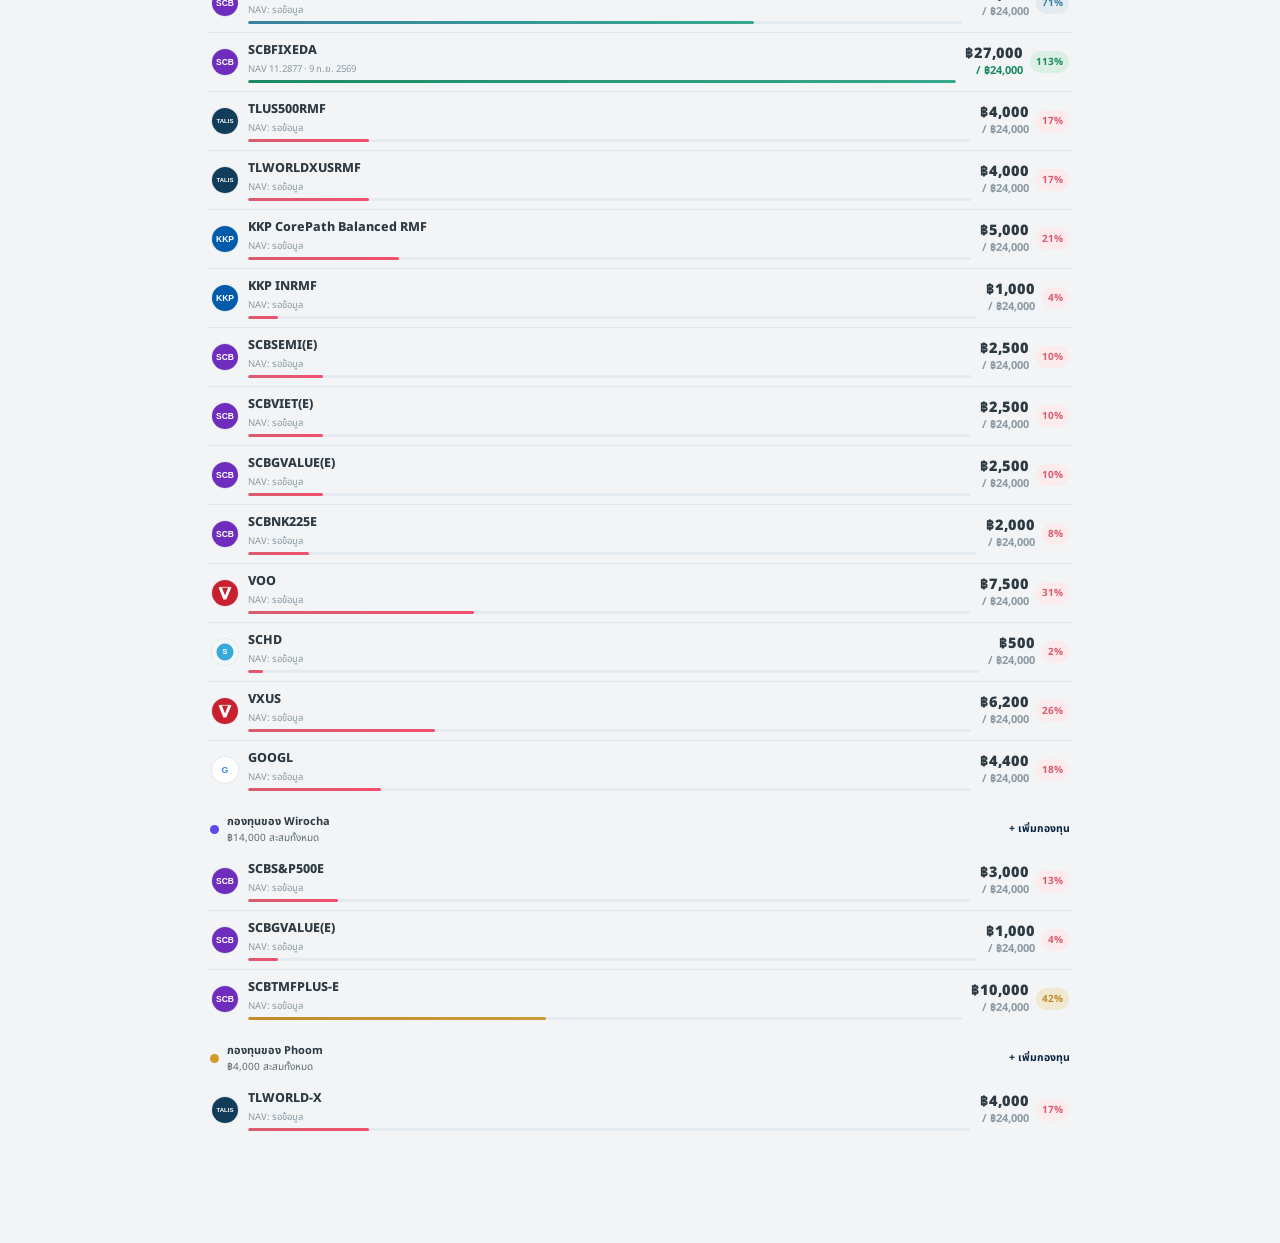
<file: portfolio/index.html>
<!DOCTYPE html>
<html lang="th">
<head>
<meta charset="UTF-8">
<meta name="viewport" content="width=device-width, initial-scale=1, viewport-fit=cover">
<title>My Family Funds — Portfolio</title>
<meta name="theme-color" content="#072340">
<link rel="manifest" href="manifest.json">
<link rel="apple-touch-icon" href="icon-192.png">
<link rel="icon" href="icon-192.png">
<link rel="preconnect" href="https://fonts.googleapis.com">
<link href="https://fonts.googleapis.com/css2?family=Prompt:wght@400;500;600;700&family=Noto+Sans+Thai:wght@400;500;600&display=swap" rel="stylesheet">
<script src="../data-safety.js"></script>
<script src="https://accounts.google.com/gsi/client" async defer></script>
<style>
  :root{
    --bg:#F2F4F6;
    --surface:#FFFFFF;
    --ink:#2E3A42;
    --ink-soft:#5C6B74;
    --ink-faint:#8B9AA3;
    --primary:#072340;
    --primary-light:#3A6C93;
    --primary-soft:#E3EBF1;
    --positive:#1B8A62;
    --positive-soft:#DCEFE4;
    --warning:#E8A33D;
    --warning-soft:#F3E6D0;
    --danger:#F0506E;
    --line:#E1E6EA;
    --teal:#2C8A78;
    --amber:#C18B2E;
    --coral:#D95C70;
    --sky:#3B82A0;
    --gold:#C89B3C;
    --mint:#35A98E;
    --gold-soft:#F0E9D0;
    --radius-s:10px;
    --radius-m:16px;
    --radius-l:24px;
    --shadow-card: 0 2px 10px rgba(46,58,66,.07);
    --shadow-hero: 0 4px 18px rgba(46,58,66,.08);
    --shadow-inset: none;
  }
  *{box-sizing:border-box;}
  html,body{margin:0;padding:0;}
  body{
    background:var(--bg);
    color:var(--ink);
    font-family:'Noto Sans Thai','Prompt',sans-serif;
    -webkit-font-smoothing:antialiased;
    padding-bottom:84px;
  }
  h1,h2,h3,.num{font-family:'Prompt','Noto Sans Thai',sans-serif;}
  button{font-family:inherit;}
  input{font-family:inherit;}

  /* ---------- topbar ---------- */
  .topbar{
    position:sticky; top:0; z-index:30;
    background:linear-gradient(180deg,var(--bg) 80%, rgba(245,244,250,0));
    padding:18px 18px 6px;
  }
  .brand{
    display:flex; align-items:center; justify-content:space-between; gap:10px; margin-bottom:14px;
  }
  .brand-left{ display:flex; align-items:center; gap:10px; }
  .sync-btn{
    display:flex; align-items:center; gap:6px; border:1px solid var(--line); background:var(--surface);
    padding:7px 12px; border-radius:999px; font-size:12.5px; font-weight:600; color:var(--ink-soft);
    cursor:pointer; flex:none;
  }
  .sync-dot{ width:7px; height:7px; border-radius:50%; background:var(--ink-faint); flex:none; }
  .sync-dot.connected{ background:var(--positive); }
  .sync-dot.syncing{ background:var(--gold); animation:syncpulse 1s infinite; }
  @keyframes syncpulse{ 0%,100%{opacity:1;} 50%{opacity:.25;} }
  .brand-mark{
    width:34px;height:34px;border-radius:10px;
    background:linear-gradient(145deg,var(--primary-light),var(--primary));
    display:flex;align-items:center;justify-content:center;
    color:#fff; font-weight:700; font-size:15.5px;
  }
  .brand-name{font-size:18px;font-weight:600;letter-spacing:.2px;}
  .last-updated{font-size:12px;color:var(--primary);font-weight:600;margin-top:3px;}
  .brand-sub{font-size:12.5px;color:var(--ink-soft);margin-top:-2px;}

  .brand-left{align-items:flex-start;}
  .brand-name{line-height:34px;}

  /* ---------- bottom nav (replaces old top tabs + FAB) ---------- */
  .bottom-nav{
    position:fixed; left:0; right:0; bottom:0; z-index:45;
    display:grid; grid-template-columns:repeat(5,minmax(0,1fr));
    align-items:center; gap:2px;
    background:var(--surface); border-top:1px solid var(--line);
    padding:7px 8px calc(7px + env(safe-area-inset-bottom));
    box-shadow:0 -10px 26px -18px rgba(15,91,77,.4);
  }
  .bn-item{
    display:flex; flex-direction:column; align-items:center; justify-content:center; gap:3px;
    border:none; background:transparent; color:var(--ink-faint);
    font-size:10px; font-weight:700; padding:5px 1px; border-radius:12px;
    min-width:0; width:100%; white-space:nowrap; overflow:hidden;
    cursor:pointer; transition:color .15s ease;
  }
  .bn-item.active{ color:var(--primary); }
  .bn-ico{width:21px;height:21px; flex:0 0 21px;}
  .bn-item span{max-width:100%; overflow:hidden; text-overflow:ellipsis; white-space:nowrap;}
  .ret-nav-icon{font-size:0; width:21px; height:21px; display:block; margin-bottom:0;}
  .ret-nav-icon svg{width:21px;height:21px; display:block;}
  @media(max-width:380px){.bottom-nav{padding-left:4px;padding-right:4px}.bn-item{font-size:9px;padding-left:0;padding-right:0}.bn-ico,.ret-nav-icon,.ret-nav-icon svg{width:20px;height:20px}.bn-ico{flex-basis:20px}}

  main{padding:6px 18px 20px;}
  section[hidden]{display:none !important;}

  /* ---------- V72 Asset Allocation replacement ---------- */
  .asset-allocation-panel{overflow:hidden;padding:0;background:radial-gradient(120% 140% at 15% 0%, var(--primary-light,#3A6C93) 0%, var(--primary) 46%, #072340 100%);color:#fff;box-shadow:var(--shadow-hero);position:relative;}
  .asset-allocation-panel::after{content:"";position:absolute;right:-40px;top:-60px;width:220px;height:220px;border-radius:50%;background:radial-gradient(circle,rgba(255,255,255,.14),rgba(255,255,255,0) 70%);pointer-events:none;}
  .asset-allocation-panel > *{position:relative;z-index:1;}
  .asset-allocation-head{display:flex;justify-content:space-between;align-items:flex-start;gap:14px;padding:18px 18px 10px;}
  .asset-allocation-heading{min-width:0;}
  .asset-allocation-head .panel-title{margin:0;font-size:19px;font-weight:900;color:#fff;}
  .asset-allocation-sub{font-size:12px;color:rgba(255,255,255,.78);margin-top:3px;}
  .asset-total-box{background:rgba(255,255,255,.13);border:1px solid rgba(255,255,255,.16);border-radius:15px;padding:9px 14px;text-align:right;min-width:145px;color:rgba(255,255,255,.72);font-size:10px;font-weight:700;}
  .asset-total-box strong{display:block;color:#fff;font-size:21px;line-height:1.15;margin-top:2px;font-variant-numeric:tabular-nums;}
  .asset-allocation-body{display:grid;grid-template-columns:39% minmax(0,1fr);gap:14px;padding:7px 18px 18px;align-items:center;}
  .asset-donut-wrap{display:grid;place-items:center;min-height:245px;}
  .asset-donut{width:220px;height:220px;border-radius:50%;position:relative;box-shadow:inset 0 0 0 1px rgba(0,0,0,.025);}
  .asset-donut::after{content:"";position:absolute;inset:40px;background:rgba(7,35,64,.96);border-radius:50%;box-shadow:inset 0 0 0 1px rgba(255,255,255,.06);}
  .asset-donut-center{position:absolute;inset:0;z-index:2;display:flex;flex-direction:column;justify-content:center;align-items:center;text-align:center;pointer-events:none;}
  .asset-donut-center strong{display:block;color:#fff;font-size:22px;font-weight:900;font-variant-numeric:tabular-nums;}
  .asset-donut-center span{display:block;color:rgba(255,255,255,.82);font-size:11px;font-weight:600;margin-top:2px;line-height:1.2;}
  .asset-donut-wrap{padding:16px 0}
  .asset-donut-label.outside{font-size:11px!important;color:rgba(255,255,255,.92)}
  .asset-donut-label{position:absolute;z-index:3;transform:translate(-50%,-50%);color:#fff;font-size:12px;font-weight:900;line-height:1;letter-spacing:-.15px;text-shadow:0 1px 2px rgba(0,0,0,.24);white-space:nowrap;pointer-events:none;font-variant-numeric:tabular-nums;}
  .asset-legend{border:0;border-radius:0;padding:0;background:transparent;}
  .asset-legend-item{display:grid;grid-template-columns:14px minmax(0,1fr) auto auto;gap:9px;align-items:center;padding:11px 0;border-bottom:1px solid rgba(255,255,255,.16);}
  .asset-legend-item:last-child{border-bottom:0;}
  .asset-legend-dot{width:13px;height:13px;border-radius:4px;}
  .asset-legend-name{font-size:13px;font-weight:850;color:#fff;min-width:0;}
  .asset-legend-name small{display:block;margin-top:3px;color:#D7FFF4;background:rgba(53,169,142,.22);border-radius:999px;width:max-content;max-width:100%;padding:3px 7px;font-size:9px;font-weight:700;white-space:nowrap;overflow:hidden;text-overflow:ellipsis;}
  .asset-legend-money{font-size:13px;font-weight:850;color:#fff;font-variant-numeric:tabular-nums;white-space:nowrap;}
  .asset-legend-pct{font-size:13px;font-weight:850;color:#fff;min-width:48px;text-align:right;font-variant-numeric:tabular-nums;}
  .asset-empty{padding:24px 8px;text-align:center;color:rgba(255,255,255,.75);font-size:12px;}
  @media(max-width:650px){
    /* Compact mobile layout: donut + detail legend share one row. */
    .asset-allocation-head{padding:13px 12px 7px;gap:7px;align-items:center;}
    .asset-allocation-head .panel-title{font-size:15.5px;line-height:1.28;}
    .asset-allocation-sub{font-size:9px;line-height:1.3;}
    .asset-total-box{min-width:104px;padding:7px 8px;font-size:8.5px;border-radius:12px;}
    .asset-total-box strong{font-size:17px;}
    .asset-allocation-body{grid-template-columns:37% minmax(0,1fr);padding:4px 10px 10px;gap:16px;align-items:center;}
    .asset-donut-wrap{min-height:150px;}
    .asset-donut{width:124px;height:124px;transform:translateX(-5px);}
    .asset-donut::after{inset:24px;}
    .asset-donut-center strong{font-size:14px;}
    .asset-donut-center span{font-size:8px;}
    .asset-donut-label{font-size:8.5px;letter-spacing:-.2px;}
    .asset-legend{padding:0;border-radius:0;}
    .asset-legend-item{padding:6px 0;gap:5px;grid-template-columns:10px minmax(0,1fr) auto auto;}
    .asset-legend-dot{width:10px;height:10px;border-radius:3px;}
    .asset-legend-name,.asset-legend-money,.asset-legend-pct{font-size:9.5px;}
    .asset-legend-name{line-height:1.15;}
    .asset-legend-money,.asset-legend-pct{font-weight:850;}
    .asset-legend-pct{min-width:32px;}
    .asset-legend-name small{font-size:7px;margin-top:2px;padding:2px 4px;max-width:100px;}
  }
  @media(max-width:370px){
    .asset-allocation-body{grid-template-columns:36% minmax(0,1fr);gap:14px;padding-left:7px;padding-right:7px;}
    .asset-donut{width:114px;height:114px;transform:translateX(-5px);}
    .asset-donut::after{inset:22px;}
    .asset-donut-center strong{font-size:13px;}
    .asset-donut-center span{font-size:7.5px;}
    .asset-donut-label{font-size:8px;}
    .asset-legend-item{padding:5px 0;}
    .asset-legend-name,.asset-legend-money,.asset-legend-pct{font-size:8.5px;}
    .asset-legend-pct{min-width:30px;}
  }

  /* ---------- hero ---------- */
  .hero{
    background:radial-gradient(120% 140% at 15% 0%, var(--primary-light,#3A6C93) 0%, var(--primary) 46%, #072340 100%);
    border-radius:var(--radius-l);
    padding:24px 20px 22px;
    color:#fff;
    box-shadow:var(--shadow-hero);
    position:relative;
    overflow:hidden;
    margin-top:6px;
  }
  .hero::after{
    content:"";
    position:absolute; right:-40px; top:-60px; width:220px; height:220px;
    border-radius:50%; background:radial-gradient(circle, rgba(255,255,255,.14), rgba(255,255,255,0) 70%);
  }
  .hero-top{display:flex; justify-content:space-between; align-items:flex-start; gap:14px;}
  .hero-label{font-size:13px; color:rgba(255,255,255,.75); margin:0 0 6px;}
  .hero-amount{font-size:27px; font-weight:700; letter-spacing:.2px; margin:0;}
  .hero-target{font-size:13px; color:rgba(255,255,255,.8); margin-top:6px;}
  .hero-target b{color:#fff; font-weight:600;}

  .gauge{ position:relative; width:86px; height:86px; flex:none; }
  .gauge svg{ width:100%; height:100%; transform:rotate(-90deg); }
  .gauge-pct{
    position:absolute; inset:0; display:flex; align-items:center; justify-content:center;
    font-size:15.5px; font-weight:700; color:#fff;
  }

  .hero-bottom{
    display:flex; gap:10px; margin-top:20px; flex-wrap:wrap;
  }
  .hero-chip{
    background:rgba(255,255,255,.13); border:1px solid rgba(255,255,255,.18);
    border-radius:12px; padding:9px 12px; flex:1; min-width:96px;
    position:relative; overflow:hidden;
  }
  .hero-chip::before{
    content:""; position:absolute; left:0; top:0; bottom:0; width:3px;
  }
  .hero-chip:nth-child(1)::before{ background:var(--gold); }
  .hero-chip:nth-child(2)::before{ background:var(--mint); }
  .hero-chip:nth-child(3)::before{ background:var(--coral); }
  .hero-chip:nth-child(4)::before{ background:var(--sky); }
  .hero-chip .k{font-size:12.5px; color:rgba(255,255,255,.7);}
  .hero-chip .v{font-size:15.5px; font-weight:700; margin-top:2px;}

  /* ---------- allocation donut ---------- */
  .panel{
    background:var(--surface); border-radius:var(--radius-l);
    padding:18px; margin-top:16px; box-shadow:0 2px 14px -8px rgba(34,28,53,.14);
  }
  .panel-title{font-size:14.5px; font-weight:600; margin:0 0 14px;}
  /* V72 FINAL: Asset Allocation uses the same full dark-blue Retirement theme.
     Keep this rule after the generic .panel rule so the panel background cannot be overwritten. */
  .panel.asset-allocation-panel{
    background:radial-gradient(120% 140% at 15% 0%, var(--primary-light,#3A6C93) 0%, var(--primary) 46%, #072340 100%) !important;
    color:#fff;
    box-shadow:var(--shadow-hero);
  }
  .panel.asset-allocation-panel .panel-title{color:#fff;}
  .alloc-row{ display:flex; align-items:flex-start; gap:18px; }
  .donut{ width:104px; height:104px; border-radius:50%; flex:none; position:relative;
    box-shadow:0 10px 24px -12px rgba(15,91,77,.28);}
  .donut::before{
    content:""; position:absolute; inset:18px; border-radius:50%; background:var(--surface);
    box-shadow:inset 0 0 0 1px var(--line);
  }
  .legend{flex:1; display:flex; flex-direction:column; gap:12px;}
  .legend-item{display:flex; flex-direction:column; gap:5px; font-size:13px;}
  .legend-item:not(:last-child){ padding-bottom:10px; border-bottom:1px dashed var(--line); }
  .legend-row{ display:flex; align-items:center; gap:8px; }
  .legend-dot{width:9px;height:9px;border-radius:3px;flex:none;}
  .legend-name{flex:1; color:var(--ink-soft);}
  .legend-val{font-weight:600;}
  .legend-sub{ display:flex; align-items:center; justify-content:space-between; gap:8px; padding-left:17px; }
  .legend-sub span:first-child{ font-size:12.5px; color:var(--ink-faint); }

  /* ---------- owner filter pills ---------- */
  .filters{ display:flex; gap:8px; margin-top:18px; overflow-x:auto; padding-bottom:2px;}
  .pill{
    border:1px solid var(--line); background:var(--surface); color:var(--ink-soft);
    padding:7px 14px; border-radius:999px; font-size:13px; font-weight:600;
    white-space:nowrap; cursor:pointer;
  }
  .pill.active{ background:var(--ink); color:#fff; border-color:var(--ink);}

  /* ---------- owner group ---------- */
  .owner-group{ margin-top:14px; }
  .owner-head{
    display:flex; align-items:center; justify-content:space-between; margin-bottom:6px;
    padding-left:2px;
  }
  .owner-title{display:flex; align-items:center; gap:8px;}
  .owner-dot{width:9px;height:9px;border-radius:50%;}
  .owner-name{font-size:11px; font-weight:700;}
  .owner-total{font-size:10px; color:var(--ink-soft);}
  .add-fund-link{
    border:none; background:none; color:var(--primary); font-size:10.5px; font-weight:700;
    cursor:pointer; padding:4px 2px;
  }

  .fund-row{
    display:flex; align-items:center; gap:9px;
    padding:8px 3px; border-bottom:1px solid var(--line);
    cursor:pointer;
  }
  .fund-row:last-child{ border-bottom:0; }
  .fund-row-badge.logo-badge{background:#fff;border:1px solid #DCE4EA;overflow:hidden;padding:0;display:grid;place-items:center}
  .fund-row-badge.logo-badge svg{width:100%;height:100%;display:block}
  .v39-card-logo.brand-logo{background:#fff;overflow:hidden;padding:0}
  .v39-card-logo.brand-logo svg{width:100%;height:100%;display:block}
  .finance-badge.brand-logo{background:#fff;overflow:hidden;padding:0;display:grid;place-items:center}
  .finance-badge.brand-logo svg{width:100%;height:100%;display:block}
  .ticker-logo{width:22px;height:22px;border-radius:6px;overflow:hidden;display:inline-grid;place-items:center;flex:0 0 auto}
  .ticker-logo svg{width:100%;height:100%;display:block}
  .fund-row-badge{
    width:28px; height:28px; border-radius:50%; flex:0 0 auto;
    display:flex; align-items:center; justify-content:center;
    font-size:10px; font-weight:900; color:#fff;
  }
  .fund-row-body{ flex:1; min-width:0; }
  .fund-row-line1{ display:flex; align-items:center; gap:3px; }
  .fund-row-name{
    font-size:12.5px; font-weight:800; color:var(--ink);
    white-space:nowrap; overflow:hidden; text-overflow:ellipsis;
  }
  .fund-row-line1 .favorite-btn{ font-size:11px; padding:0 0 0 3px; }
  .fund-row-nav{
    font-size:9.5px; color:var(--ink-faint); margin-top:2px;
    white-space:nowrap; overflow:hidden; text-overflow:ellipsis;
  }
  .fund-bar-track{ height:3px; background:var(--primary-soft); border-radius:4px; margin-top:4px; overflow:hidden;}
  .fund-bar-fill{ height:100%; border-radius:4px; background:linear-gradient(90deg,var(--coral),var(--coral)); transition:width .3s ease;}
  .fund-bar-fill.low{ background:linear-gradient(90deg,var(--coral),#F0506E); }
  .fund-bar-fill.mid{ background:linear-gradient(90deg,var(--amber),var(--gold)); }
  .fund-bar-fill.high{ background:linear-gradient(90deg,var(--sky),var(--mint)); }
  .fund-bar-fill.met{ background:linear-gradient(90deg,var(--positive),var(--mint)); }
  .fund-row-right{ flex:0 0 auto; display:flex; align-items:center; gap:7px; }
  .fund-row-nums{ display:flex; flex-direction:column; align-items:flex-end; line-height:1.2; }
  .fund-row-actual{ font-size:14.5px; font-weight:900; color:var(--ink); white-space:nowrap; }
  .fund-row-target{ font-size:11px; font-weight:700; color:var(--ink-faint); white-space:nowrap; }
  .fund-row-target.met{ color:var(--positive); }
  .fund-row .pct-chip{ flex:0 0 auto; }
  .pct-chip{
    font-size:10px; font-weight:700; padding:3px 6px; border-radius:999px;
  }
  .pct-chip.low{ background:#FCEBED; color:var(--coral); }
  .pct-chip.mid{ background:var(--gold-soft); color:#C18B2E; }
  .pct-chip.high{ background:#E3EBF1; color:var(--sky); }
  .pct-chip.met{ background:var(--positive-soft); color:var(--positive); }

  .empty-state{
    text-align:center; padding:34px 10px; color:var(--ink-soft); font-size:13.5px;
  }

  /* ---------- (old floating FAB removed — see .bn-fab in bottom nav) ---------- */

  /* ---------- modal ---------- */
  .modal-overlay{
    position:fixed; inset:0; background:rgba(34,28,53,.5); z-index:50;
    display:flex; align-items:flex-end; justify-content:center;
    backdrop-filter:blur(2px);
  }
  .modal-overlay[hidden]{display:none;}
  .modal-sheet{
    background:var(--surface); width:100%; max-width:460px;
    border-radius:22px 22px 0 0; padding:22px 20px 26px;
    animation:slideup .22s ease;
  }
  @keyframes slideup{ from{transform:translateY(24px); opacity:0;} to{transform:translateY(0); opacity:1;} }
  .modal-title{font-size:17px; font-weight:700; margin:0 0 4px;}
  .modal-sub{font-size:13px; color:var(--ink-soft); margin:0 0 18px;}
  .field{ margin-bottom:14px; }
  .field label{ display:block; font-size:13px; font-weight:600; color:var(--ink-soft); margin-bottom:6px;}
  .field select, .field input{
    width:100%; padding:11px 12px; border-radius:12px; border:1px solid var(--line);
    background:#FBFAFE; font-size:14.5px; color:var(--ink);
  }
  .field select:focus, .field input:focus{ outline:2px solid var(--primary-light); outline-offset:1px;}
  .field-row{ display:flex; gap:10px; }
  .field-row .field{ flex:1; }
  .toggle-owner{ font-size:12.5px; color:var(--primary); background:none; border:none; cursor:pointer; margin-top:6px;}
  .modal-actions{ display:flex; gap:10px; margin-top:6px; }
  .btn{
    flex:1; padding:13px; border-radius:12px; border:none; font-size:14.5px; font-weight:700; cursor:pointer;
  }
  .btn-primary{ background:var(--primary); color:#fff; }
  .btn-ghost{ background:var(--primary-soft); color:var(--primary); }

  /* ---------- cloud sync modal: mobile fit ---------- */
  #modalCloud .modal-sheet{
    max-height:calc(100dvh - 10px);
    overflow-y:auto;
    -webkit-overflow-scrolling:touch;
    overscroll-behavior:contain;
    padding:18px 16px calc(18px + env(safe-area-inset-bottom));
  }
  #modalCloud .modal-title{font-size:16px;}
  #modalCloud .modal-sub{font-size:12px;line-height:1.45;margin-bottom:12px;}
  #modalCloud .sheet-connect-box{margin-top:9px;padding:11px;border-radius:14px;}
  #modalCloud .field{margin-bottom:10px;}
  #modalCloud .field label{font-size:12px;margin-bottom:5px;}
  #modalCloud .field input{padding:9px 10px;font-size:13px;}
  #modalCloud .modal-actions{gap:7px;margin-top:5px;}
  #modalCloud .btn{padding:10px 8px;font-size:13px;}
  #modalCloud .setup-note{font-size:11px;line-height:1.4;margin-top:6px;}
  #modalCloud .sheet-status{font-size:11.5px;line-height:1.4;margin-top:5px;}
  #modalCloud .modal-actions:last-child{margin-top:9px !important;}
  @media (max-width:380px){
    #modalCloud .modal-sheet{padding-left:12px;padding-right:12px;}
    #modalCloud .sheet-connect-box{padding:10px;}
    #modalCloud .btn{font-size:12px;padding:9px 6px;}
  }

  /* ---------- table view ---------- */
  .table-toolbar{
    display:flex; flex-direction:column; align-items:stretch; margin:4px 0 10px; gap:8px;
  }
  .table-toolbar h2{font-size:17px; margin:0; line-height:1.25;}
  .table-toolbar-actions{ display:flex; gap:5px; width:100%; }
  .table-toolbar-actions .sync-btn,
  .table-toolbar-actions .export-btn{
    flex:1 1 0; min-width:0; justify-content:center;
    padding:7px 3px; font-size:10.5px; white-space:nowrap;
    overflow:hidden; text-overflow:ellipsis;
  }
  .export-btn{
    background:var(--ink); color:#fff; border:none; padding:9px 14px; border-radius:10px;
    font-size:13px; font-weight:600; cursor:pointer; display:flex; align-items:center; gap:6px;
  }
  /* ---------- responsive investment table ---------- */
  .table-scroll-wrap{
    position:relative;
    min-width:0;
    width:100%;
  }
  .table-scroll{
    overflow:auto;
    position:relative;
    max-height:calc(100vh - 190px);
    min-height:180px;
    background:var(--surface);
    border:1px solid var(--line);
    border-radius:var(--radius-m);
    box-shadow:0 2px 14px -8px rgba(34,28,53,.14);
    -webkit-overflow-scrolling:touch;
    overscroll-behavior:contain;
    scrollbar-gutter:stable both-edges;
  }
  .table-scroll::-webkit-scrollbar{width:12px;height:12px;}
  .table-scroll::-webkit-scrollbar-track{background:#F1F5F3;border-radius:999px;}
  .table-scroll::-webkit-scrollbar-thumb{background:#9DBAB2;border-radius:999px;border:3px solid #F1F5F3;}
  table{
    border-collapse:separate;
    border-spacing:0;
    width:100%;
    min-width:960px;
    font-size:13px;
  }
  thead{
    position:sticky;
    top:0;
    z-index:11;
  }
  thead th{
    position:sticky;
    top:0;
    z-index:12;
    background:var(--surface);
    font-weight:600;
    color:var(--ink-soft);
    font-size:12.5px;
    text-align:right;
    padding:10px 8px;
    border-bottom:2px solid var(--line);
    white-space:nowrap;
  }
  thead th:first-child{
    text-align:left;
    position:sticky;
    left:0;
    top:0;
    z-index:15;
    background:var(--surface);
    box-shadow:1px 0 0 var(--line);
  }
  tbody td{
    padding:7px 8px;
    border-bottom:1px solid var(--line);
    text-align:right;
    white-space:nowrap;
    background:var(--surface);
  }
  tbody td:first-child{
    text-align:left;
    position:sticky;
    left:0;
    z-index:8;
    background:var(--surface);
    font-weight:500;
    box-shadow:1px 0 0 var(--line);
  }
  .group-row td{
    background:var(--teal);
    color:#fff;
    font-weight:700;
    font-size:13px;
    padding:9px 10px;
  }
  .group-row td:first-child{
    position:sticky;
    left:0;
    z-index:9;
    background:var(--teal);
    box-shadow:1px 0 0 rgba(255,255,255,.15);
  }
  .group-row{ background:var(--primary); }
  .cell-input{
    width:56px; text-align:right; border:1px solid transparent; background:transparent;
    border-radius:6px; padding:5px 4px; font-size:13px; color:var(--ink);
  }
  .cell-input:hover{ border-color:var(--line); }
  .cell-input:focus{ border-color:var(--primary-light); outline:none; background:var(--primary-soft); }
  .target-input{ width:64px; font-weight:600;}
  .actual-cell{ font-weight:700; }
  .badge{ font-size:12.5px; font-weight:700; padding:4px 9px; border-radius:999px; display:inline-block;}
  .badge-met{ background:var(--positive-soft); color:var(--positive); }
  .badge-warn{ background:var(--warning-soft); color:var(--warning); }
  .badge-none{ background:var(--bg); color:var(--ink-faint); }
  .row-del{ border:none; background:none; color:var(--ink-faint); cursor:pointer; font-size:13.5px;}
  .row-del:hover{ color:var(--danger); }
  .fund-name-cell{ cursor:pointer; color:var(--primary); text-decoration:underline; text-decoration-color:var(--primary-soft); text-underline-offset:2px; }

  .toast{
    position:fixed; left:50%; bottom:96px; transform:translateX(-50%) translateY(20px);
    background:var(--ink); color:#fff; padding:11px 18px; border-radius:12px; font-size:13px;
    opacity:0; pointer-events:none; transition:all .25s ease; z-index:60;
  }
  .toast.show{ opacity:1; transform:translateX(-50%) translateY(0); }

  @media (min-width:720px){
    main{ max-width:900px; margin:0 auto; }
    .topbar{ padding-left:calc(50% - 450px); padding-right:calc(50% - 450px); }
  }

  .yearbar{
    display:flex;
    align-items:center;
    flex-wrap:nowrap;
    gap:6px;
    width:100%;
    margin:0 0 10px;
    padding:8px 10px;
    background:var(--bg);
    border:1px solid var(--line);
    border-radius:12px;
    position:relative;
  }
  .year-title{font-size:13.5px;font-weight:700;color:var(--ink-soft);margin-right:2px;white-space:nowrap;flex:0 0 auto}
  .year-select{border:1px solid var(--line);border-radius:9px;padding:6px 8px;background:var(--bg);font-weight:800;color:var(--ink);font-size:13px;min-width:76px;flex:1 1 auto}
  .year-nav,.year-add{border:1px solid var(--line);background:var(--bg);border-radius:9px;padding:6px 9px;cursor:pointer;font-weight:700;color:var(--ink);font-size:13px;white-space:nowrap;flex:0 0 auto}
  .year-add{color:var(--primary);border-color:var(--primary-soft)}

/* ===== V4 FUND DETAIL — PURPLE / WHITE 3D-LITE EXPERIENCE ===== */
.fund-row{cursor:pointer;}
.fund-detail-overlay{
  position:fixed;inset:0;
  background:rgba(15,91,77,.12);
  backdrop-filter:blur(10px);
  z-index:70;display:flex;align-items:flex-end;justify-content:center;
}
.fund-detail-overlay[hidden]{display:none}
.fund-detail-sheet{
  width:100%;max-width:760px;max-height:92vh;overflow:auto;
  background:
    radial-gradient(120% 70% at 0% 0%, #EAF5F1 0%, rgba(241,235,255,0) 55%),
    linear-gradient(180deg,#FFFFFF 0%,#FCFEFD 100%);
  border:1px solid #D8E8E2;
  border-radius:28px 28px 0 0;
  box-shadow:0 -24px 70px rgba(15,91,77,.18),0 10px 35px rgba(34,28,53,.10);
  padding:18px 16px 30px;
}
.fund-detail-close{
  float:right;border:1px solid #DDE7E3;background:var(--primary-soft,#E3EBF1);color:var(--primary);
  border-radius:12px;width:38px;height:38px;font-size:20px;cursor:pointer;
  box-shadow:0 4px 12px rgba(15,91,77,.08);
}
.detail-owner{font-size:12.5px;color:var(--primary);margin-top:4px;font-weight:600}
.detail-name{font-size:21.5px;font-weight:800;color:var(--ink);margin:8px 48px 2px 0;line-height:1.25}
.detail-year{font-size:12.5px;color:var(--ink-soft)}
.detail-kpis{display:grid;grid-template-columns:repeat(3,1fr);gap:8px;margin-top:16px}
.detail-kpi{
  background:linear-gradient(145deg,#FFFFFF,#F0F7F4);
  border:1px solid #DCEAE5;border-radius:16px;padding:12px;
  box-shadow:0 8px 18px -14px rgba(15,91,77,.28);
}
.detail-kpi .k{font-size:12px;color:var(--ink-soft)}
.detail-kpi .v{font-size:17px;font-weight:800;color:var(--ink);margin-top:4px}
.detail-progress{
  margin-top:12px;background:var(--bg);border:1px solid #DCEAE5;border-radius:16px;padding:12px;
  box-shadow:0 8px 18px -14px rgba(75,46,158,.35);
}
.detail-progress-head{display:flex;justify-content:space-between;color:var(--ink-soft);font-size:12.5px;margin-bottom:8px}
.detail-track{height:9px;background:#E6F0ED;border-radius:99px;overflow:hidden}
.detail-fill{height:100%;border-radius:99px;background:linear-gradient(90deg,#3A6C93,#58B49E)}
.detail-chart-card{
  margin-top:14px;background:var(--bg);border:1px solid #DCEAE5;border-radius:20px;padding:14px;
  box-shadow:0 8px 20px -15px rgba(15,91,77,.20);
}
.detail-chart-title{font-size:13.5px;font-weight:700;color:var(--ink);margin-bottom:10px}
.detail-chart{height:210px;position:relative}
.detail-chart svg{width:100%;height:100%;overflow:visible}
.chart-grid{stroke:#E0EBE7;stroke-width:1}
.chart-area{fill:rgba(124,92,252,.10)}
.chart-line{fill:none;stroke:#3A6C93;stroke-width:3;stroke-linecap:round;stroke-linejoin:round}
.chart-point{fill:#fff;stroke:#3A6C93;stroke-width:2}
.chart-label{fill:#78857F;font-size:11px}
.chart-value{fill:#072340;font-size:11px;font-weight:700;paint-order:stroke;stroke:#fff;stroke-width:3px;stroke-linejoin:round}
.chart-unit{float:right;font-size:12px;font-weight:500;color:#78857F}
.detail-chart-legend{font-size:12px;color:#66736E;margin:-4px 0 3px}
.detail-chart-legend i{display:inline-block;width:20px;border-top:3px solid var(--primary-light,#3A6C93);vertical-align:middle;margin-right:5px}
.detail-chart{height:260px;position:relative}
.detail-chart svg{width:100%;height:100%;overflow:visible}
.chart-axis{stroke:#D2DFDA;stroke-width:1}
.chart-axis-title,.chart-axis-y,.chart-axis-x{fill:#6E7C76;font-size:12px}
.chart-axis-y{font-size:12px;font-weight:600}
.chart-axis-x{font-size:12px}
.chart-grid{stroke:#DCE8E3;stroke-width:1;stroke-dasharray:3 4}
.chart-area{fill:rgba(124,92,252,.10)}
.chart-line{fill:none;stroke:#3A6C93;stroke-width:3;stroke-linecap:round;stroke-linejoin:round}
.chart-cum-line{stroke:#22A995}
.chart-point{fill:#fff;stroke:#3A6C93;stroke-width:2}
.chart-point-cum{stroke:#22A995}
.chart-value{fill:#072340;font-size:12px;font-weight:700;paint-order:stroke;stroke:#fff;stroke-width:3px;stroke-linejoin:round}
.target-line{stroke:#C18B2E;stroke-width:2;stroke-dasharray:7 5}
.target-label{fill:#9A6C20;font-size:12px;font-weight:700}
.detail-months{display:grid;grid-template-columns:repeat(4,1fr);gap:7px;margin-top:12px}
.detail-month{
  background:#F7FBF9;border:1px solid #DFEBE6;border-radius:12px;padding:9px;
  box-shadow:0 4px 12px -10px rgba(75,46,158,.35);
}
.detail-month.current{border-color:var(--primary);background:var(--primary-soft);}
.detail-month .m{font-size:12px;color:#78857F}
.detail-month input.detail-month-input{
  width:100%;border:none;background:transparent;padding:0;margin-top:3px;
  font-size:13px;font-weight:700;color:var(--ink);font-family:inherit;outline:none;
  -moz-appearance:textfield;
}
.detail-month input.detail-month-input::-webkit-outer-spin-button,
.detail-month input.detail-month-input::-webkit-inner-spin-button{-webkit-appearance:none;margin:0;}
.detail-month input.detail-month-input:focus{color:var(--primary);}
@media(max-width:520px){
  .detail-kpis{grid-template-columns:1fr 1fr}
  .detail-kpi:last-child{grid-column:1/-1}
  .detail-months{grid-template-columns:repeat(3,1fr)}
}



/* ===== V7 SMART UX ===== */
.smart-tools{display:grid;grid-template-columns:1fr auto;gap:10px;margin-top:16px}
.search-box{position:relative}.search-box input{width:100%;padding:11px 40px 11px 38px;border:1px solid var(--line);border-radius:13px;background:var(--surface);font-size:13.5px;color:var(--ink)}
.search-box svg{position:absolute;left:12px;top:50%;transform:translateY(-50%);width:17px;color:var(--ink-faint)}
.search-clear{position:absolute;right:8px;top:50%;transform:translateY(-50%);border:none;background:var(--primary-soft);color:var(--primary);border-radius:8px;width:28px;height:28px;cursor:pointer}
.tool-btn{border:1px solid var(--line);background:var(--surface);color:var(--primary);border-radius:13px;padding:0 13px;font-weight:700;cursor:pointer}
.summary-grid{display:grid;grid-template-columns:repeat(3,1fr);gap:9px;margin-top:16px}.summary-card{background:var(--surface);border:1px solid var(--line);border-radius:16px;padding:12px;box-shadow:0 2px 12px -8px rgba(15,91,77,.14)}
.summary-card .s-k{font-size:12.5px;color:var(--ink-soft)}.summary-card .s-v{font-size:18px;font-weight:800;margin-top:4px}.summary-card .s-sub{font-size:12.5px;color:var(--ink-faint);margin-top:2px}
.summary-card.action{border-color:#DDE7E3;background:linear-gradient(145deg,#fff,#F0F7F4)}.summary-card.action .s-v{color:var(--primary)}
.notice-list{margin-top:12px;display:flex;flex-direction:column;gap:7px}.notice{display:flex;align-items:center;gap:9px;padding:10px 12px;border-radius:12px;background:var(--surface);border:1px solid var(--line);font-size:12.5px}.notice .dot{width:8px;height:8px;border-radius:50%;flex:none}.notice.warn .dot{background:var(--warning)}.notice.ok .dot{background:var(--positive)}
.favorite-btn{border:none;background:transparent;color:var(--ink-faint);font-size:15.5px;line-height:1;cursor:pointer;padding:2px 0 2px 6px}.favorite-btn.active{color:#C89B3C}
.fund-actions{display:flex;align-items:center;gap:5px}.fund-status{font-size:12px;color:var(--ink-soft);margin-top:0;margin-left:8px}
.detail-actions{display:flex;gap:8px;margin-top:12px}.detail-action-btn{flex:1;border:1px solid var(--line);background:var(--surface);color:var(--primary);border-radius:11px;padding:10px;font-weight:700;cursor:pointer}
.history-list{display:flex;flex-direction:column;gap:7px;margin-top:10px}.history-item{display:grid;grid-template-columns:1fr auto auto;gap:8px;align-items:center;padding:10px 11px;background:var(--surface);border:1px solid var(--line);border-radius:12px}.history-date{font-size:12.5px;color:var(--ink-soft)}.history-note{font-size:12px;color:var(--ink-faint)}.history-amt{font-weight:800;font-size:13.5px}.history-actions{display:flex;gap:4px}.history-actions button{border:none;background:var(--primary-soft);color:var(--primary);border-radius:7px;width:28px;height:28px;cursor:pointer}.history-note-text{font-size:12.5px;color:var(--ink);margin-top:4px;line-height:1.45;word-break:break-word}.history-note-empty{font-size:12px;color:var(--ink-faint);margin-top:4px;font-style:italic}.note-field textarea{width:100%;min-height:74px;resize:vertical;border:1px solid var(--line);border-radius:12px;padding:10px 12px;font:inherit;font-size:13px;background:var(--surface);color:var(--ink);outline:none}.note-field textarea:focus{border-color:var(--primary);box-shadow:0 0 0 3px rgba(104,189,178,.10)}.history-help{font-size:12px;color:var(--ink-faint);margin-top:3px}
.sheet-connect-box{background:linear-gradient(145deg,#F0F7F4,#fff);border:1px solid #D7E7E1;border-radius:16px;padding:13px;margin-top:12px}.sheet-status{font-size:12.5px;color:var(--ink-soft);line-height:1.5;margin-top:6px}.setup-note{font-size:12.5px;color:var(--ink-faint);line-height:1.5;margin-top:7px}
.quick-month{display:grid;grid-template-columns:repeat(3,minmax(0,1fr));gap:0;padding:9px 6px;border-radius:12px;background:var(--primary-soft);margin-top:9px;font-size:12px;line-height:1.25;overflow:hidden}.quick-month .qm-item{min-width:0;display:flex;flex-direction:column;align-items:center;justify-content:center;text-align:center;padding:2px 7px}.quick-month .qm-item+.qm-item{border-left:1px solid rgba(15,91,77,.12)}.quick-month .qm-label{display:block;min-height:30px;color:var(--ink-soft);font-size:11.5px;line-height:1.3;white-space:normal}.quick-month b{display:block;margin-top:3px;color:var(--primary);font-size:14px;line-height:1.2;white-space:nowrap;font-variant-numeric:tabular-nums}.quick-month .qm-value{min-width:0;max-width:100%;overflow:hidden;text-overflow:ellipsis}@media(max-width:420px){.quick-month{padding:8px 3px}.quick-month .qm-item{padding:2px 4px}.quick-month .qm-label{font-size:10.5px;min-height:28px}.quick-month b{font-size:13px}}
@media(max-width:650px){.summary-grid{grid-template-columns:1fr 1fr}.summary-card:last-child{grid-column:1/-1}.tool-btn{padding:0 10px}}


.market-panel{overflow:hidden;padding:0}.market-ticker-head{display:flex;align-items:center;justify-content:space-between;gap:10px;padding:9px 12px;border-bottom:1px solid var(--border);background:linear-gradient(180deg,#fff,#F6F8F7)}.market-ticker-title{font-size:12.5px;font-weight:800;color:var(--primary);white-space:nowrap}.market-subtitle{font-size:11px;color:var(--muted);white-space:nowrap;overflow:hidden;text-overflow:ellipsis}.market-ticker-wrap{position:relative;overflow:hidden;width:100%;background:var(--surface,#fff)}.market-ticker-row{position:relative;overflow:hidden;width:100%;border-bottom:1px solid #DDE7E3}.market-ticker-row:last-child{border-bottom:0}.market-ticker-row:before,.market-ticker-row:after{content:'';position:absolute;top:0;bottom:0;width:34px;z-index:2;pointer-events:none}.market-ticker-row:before{left:0;background:linear-gradient(90deg,#fff,transparent)}.market-ticker-row:after{right:0;background:linear-gradient(270deg,#fff,transparent)}.market-ticker-track{display:flex;width:max-content;will-change:transform}.market-ticker-track.stocks{animation:marketTickerStock 46s linear infinite}.market-ticker-track.etfs{animation:marketTickerStock 46s linear infinite}.market-ticker-wrap:hover .market-ticker-track,.market-ticker-wrap:active .market-ticker-track{animation-play-state:paused}.market-ticker-item{display:inline-flex;align-items:center;gap:7px;padding:8px 18px;border-right:1px solid #DDE7E3;white-space:nowrap;font-size:13px}.market-ticker-item .ticker{font-weight:900;color:var(--primary);font-size:13.5px}.market-ticker-item .group{font-size:11px;font-weight:800;color:#66736E;background:#E3EBF1;border-radius:999px;padding:2px 5px}.market-ticker-item .name{color:var(--muted);font-size:12px;max-width:125px;overflow:hidden;text-overflow:ellipsis}.market-ticker-item .price{font-weight:800;font-variant-numeric:tabular-nums}.market-ticker-item .chg{font-weight:800;font-variant-numeric:tabular-nums}.market-ticker-item.up .chg{color:#1B8A62}.market-ticker-item.down .chg{color:#D95C70}.market-ticker-item.na .price,.market-ticker-item.na .chg{color:var(--muted)}.market-ticker-item .dot{width:5px;height:5px;border-radius:50%;background:#9AA6A1;flex:0 0 auto}.market-ticker-item.up .dot{background:#1B8A62}.market-ticker-item.down .dot{background:#D95C70}.market-row-label{display:inline-flex;align-items:center;justify-content:center;min-width:72px;padding:3px 7px;margin:0 5px 0 8px;border-radius:999px;font-size:11px;font-weight:900;background:var(--primary-soft,#E3EBF1);color:var(--primary);position:relative;z-index:3}.market-row-label.etf{background:#F7F3E9;color:#9A8050}.market-row-label.stock{background:#EAF1FB;color:#3A5A8C}@keyframes marketTickerStock{from{transform:translateX(0)}to{transform:translateX(-50%)}}@media(prefers-reduced-motion:reduce){.market-ticker-track{animation:none}}@media(max-width:560px){.market-ticker-head{padding:8px 10px}.market-ticker-item{padding:8px 12px;font-size:12.5px}.market-ticker-item .name{display:none}.market-ticker-item .group{font-size:10.5px}.market-ticker-item .ticker{font-size:13px}.market-row-label{min-width:58px;font-size:10.5px;margin-left:5px}}
.finance-toolbar{display:flex;justify-content:space-between;align-items:center;gap:10px;margin-bottom:12px;flex-wrap:wrap}.finance-toolbar .sub{font-size:12.5px;color:var(--ink-faint)}
.finance-seg{display:grid;grid-template-columns:repeat(3,1fr);gap:4px;background:#E9EFED;border-radius:13px;padding:4px;margin-bottom:10px}.finance-seg button{border:0;background:transparent;padding:8px 5px;border-radius:10px;font-weight:900;color:#61716D;font-size:12px;cursor:pointer;font-family:inherit}.finance-seg button.active{background:var(--bg);color:var(--primary);box-shadow:0 2px 8px rgba(35,73,65,.12)}
.finance-list-head{display:grid;grid-template-columns:1fr 76px 100px;gap:6px;padding:2px 12px 8px;font-size:12px;color:var(--ink-faint);font-weight:800}.finance-list-head span:nth-child(2),.finance-list-head span:nth-child(3){text-align:right}
.finance-sort-bar{position:relative;display:flex;justify-content:flex-end;padding:0 2px 8px}
.finance-sort-trigger{display:inline-flex;align-items:center;gap:6px;border:1px solid var(--line);background:var(--surface);color:var(--ink-soft);font:inherit;font-size:12px;font-weight:700;padding:7px 11px;border-radius:999px;cursor:pointer}
.finance-sort-trigger svg{width:14px;height:14px;flex:none}
.finance-sort-trigger .chev{width:12px;height:12px;opacity:.7;transition:transform .15s ease}
.finance-sort-trigger.open .chev{transform:rotate(180deg)}
.finance-sort-menu{position:absolute;top:calc(100% + 6px);right:0;z-index:20;min-width:210px;background:var(--surface);border:1px solid var(--line);border-radius:14px;box-shadow:0 10px 30px -12px rgba(15,41,35,.25);padding:6px;display:flex;flex-direction:column;gap:2px}
.finance-sort-menu[hidden]{display:none}
.finance-sort-menu button{border:0;background:transparent;text-align:left;padding:9px 10px;border-radius:9px;font:inherit;font-size:12.5px;color:var(--ink);cursor:pointer}
.finance-sort-menu button:active{background:var(--primary-soft)}
.finance-sort-menu button.active{color:var(--primary);font-weight:800;background:var(--primary-soft)}.finance-list{background:var(--surface);border:1px solid var(--line);border-radius:15px;overflow:hidden;box-shadow:0 2px 12px -8px rgba(15,91,77,.18)}.finance-row{display:grid;grid-template-columns:1fr 76px 100px;align-items:center;gap:6px;padding:11px 12px;border-bottom:1px solid var(--line);cursor:pointer}.finance-row:last-child{border-bottom:0}.finance-row:active{background:var(--primary-soft)}.finance-row-id{display:flex;align-items:center;gap:9px;min-width:0}.finance-badge{width:32px;height:32px;border-radius:50%;flex:0 0 auto;display:flex;align-items:center;justify-content:center;font-size:12px;font-weight:900;color:#fff}.finance-row-text{min-width:0}.finance-row-symbol{font-weight:900;font-size:13.5px;color:var(--ink);white-space:nowrap;overflow:hidden;text-overflow:ellipsis}.finance-row-name{font-size:12px;color:var(--ink-faint);white-space:nowrap;overflow:hidden;text-overflow:ellipsis;max-width:100%}.finance-row-owner{font-size:10px;color:#84938F;margin-top:1px;white-space:nowrap;overflow:hidden;text-overflow:ellipsis}.finance-row-portfolio{font-size:10.5px;color:var(--primary);font-weight:800;margin-top:2px;white-space:nowrap;overflow:hidden;text-overflow:ellipsis}.finance-row-portfolio.muted{color:var(--ink-faint);font-weight:700}.finance-row-price{text-align:right;font-weight:800;font-size:13px;font-variant-numeric:tabular-nums}.finance-row-price.finance-na{color:var(--ink-faint);font-weight:600}.finance-row-pct{justify-self:end;font-size:12.5px;font-weight:800;padding:4px 8px;border-radius:8px;text-align:center;min-width:66px;font-variant-numeric:tabular-nums}.finance-row-pct.up{background:#E4F6EE;color:#1B8A62}.finance-row-pct.down{background:#FDECEF;color:#D95C70}.finance-row-pct.na{background:#F2F4F3;color:var(--ink-faint)}.finance-section-title{font-size:13.5px;font-weight:900;color:var(--primary);margin:16px 0 8px}.market-manager-list{display:flex;flex-direction:column;gap:7px}.market-manager-row{display:grid;grid-template-columns:70px 1fr 105px 85px 80px 34px;gap:7px;align-items:center;padding:8px;border:1px solid var(--line);border-radius:11px;background:var(--surface)}.market-manager-row input,.market-manager-row select{width:100%;border:1px solid var(--line);border-radius:8px;padding:7px;font:inherit;font-size:12px;background:var(--surface);color:var(--ink)}.market-manager-row .remove{border:none;background:#FDECEF;color:#C24D63;border-radius:8px;height:30px;cursor:pointer}.market-manager-head{display:grid;grid-template-columns:70px 1fr 105px 85px 80px 34px;gap:7px;font-size:11px;color:var(--ink-faint);padding:0 8px}.finance-empty{padding:20px;text-align:center;color:var(--ink-faint);font-size:12.5px}.finance-modal .fund-detail-sheet{max-width:560px}.finance-detail-grid{display:grid;grid-template-columns:1fr 1fr;gap:8px;margin-top:12px}.finance-detail-kpi{padding:10px;border:1px solid var(--line);border-radius:11px;background:var(--surface)}.finance-detail-kpi .k{font-size:11px;color:var(--ink-faint)}.finance-detail-kpi .v{font-size:13.5px;font-weight:800;margin-top:3px}.finance-detail-section{margin-top:14px}.finance-detail-section-title{font-size:12px;font-weight:900;color:var(--primary);margin:0 0 7px}.finance-detail-note{font-size:11px;color:var(--ink-faint);line-height:1.45;margin-top:7px}.finance-detail-kpi.portfolio-kpi{background:linear-gradient(180deg,var(--surface),#FAFCFB)}.finance-detail-kpi .v.muted{color:var(--ink-faint);font-weight:700}.finance-manager-actions{display:flex;gap:8px;margin-top:10px}.finance-manager-actions .btn{flex:1}.finance-note{font-size:12px;color:var(--ink-faint);line-height:1.5;margin-top:8px}.finance-dca-test-table{width:100%;border-collapse:collapse;font-size:12px;margin-top:8px}.finance-dca-test-table th,.finance-dca-test-table td{padding:8px 6px;border-bottom:1px solid var(--line);text-align:right}.finance-dca-test-table th:first-child,.finance-dca-test-table td:first-child{text-align:left}.finance-dca-test-total{margin-top:10px;padding:10px;border:1px solid var(--line);border-radius:11px;background:var(--surface)}.finance-dca-test-note{font-size:11px;color:var(--ink-faint);line-height:1.45;margin-top:8px} .finance-portfolio-summary{display:grid;grid-template-columns:repeat(4,minmax(0,1fr));gap:8px;margin:10px 0 8px}.finance-summary-card{padding:11px 10px;border:1px solid var(--line);border-radius:13px;background:var(--surface);box-shadow:0 2px 10px -8px rgba(15,91,77,.16)}.finance-summary-card .k{font-size:10.5px;color:var(--ink-faint);white-space:nowrap}.finance-summary-card .v{font-size:15px;font-weight:900;margin-top:4px;font-variant-numeric:tabular-nums;white-space:nowrap;overflow:hidden;text-overflow:ellipsis}.finance-summary-card .v.muted{color:var(--ink-faint);font-size:13px}.finance-summary-note{font-size:10.5px;color:var(--ink-faint);line-height:1.45;margin:-1px 2px 8px}.finance-summary-card.positive .v{color:#1B8A62}.finance-summary-card.negative .v{color:#D95C70}
.finance-overview-table{width:100%;border-collapse:collapse;font-size:11.5px;margin-top:10px}.finance-overview-table th,.finance-overview-table td{padding:8px 6px;border-bottom:1px solid var(--line);text-align:right;vertical-align:top}.finance-overview-table th:first-child,.finance-overview-table td:first-child{text-align:left}.finance-overview-table th{color:var(--ink-faint);font-weight:800}.finance-overview-status{font-size:10px;margin-top:2px;color:var(--ink-faint)}.finance-overview-status.ok{color:#1B8A62}.finance-overview-status.wait{color:#C78A2D}.finance-overview-total{margin-top:10px;padding:11px;border:1px solid var(--line);border-radius:12px;background:var(--surface);font-size:12px;line-height:1.55}.finance-overview-total b{font-weight:900}.finance-overview-note{font-size:10.5px;color:var(--ink-faint);line-height:1.5;margin-top:8px}
@media(max-width:700px){.finance-portfolio-summary{grid-template-columns:1fr 1fr}.finance-summary-card .v{font-size:14px}}
@media(max-width:650px){.market-manager-row,.market-manager-head{grid-template-columns:62px 1fr 88px 70px 60px 32px}.market-manager-row{padding:6px;gap:5px}.market-manager-head{gap:5px}.finance-detail-grid{grid-template-columns:1fr 1fr}.finance-list-head,.finance-row{grid-template-columns:1fr 64px 84px}.finance-row-name{display:none}}


/* ===== V39 FINANCE MAIN UI PREVIEW ===== */
.finance-main-panel{padding:14px;background:linear-gradient(180deg,#ffffff 0%,#f7faf9 100%)}
.finance-main-head{display:flex;align-items:center;justify-content:space-between;gap:12px;margin-bottom:12px}
.finance-main-brand{display:flex;align-items:center;gap:10px;min-width:0}
.finance-main-icon{width:42px;height:42px;border-radius:13px;display:flex;align-items:center;justify-content:center;background:var(--primary-soft);color:var(--primary);font-size:20px;border:1px solid #D8E9E4;box-shadow:0 4px 12px rgba(15,91,77,.08)}
.finance-main-title{font-size:18px;font-weight:950;letter-spacing:-.2px;color:var(--ink)}
.finance-main-sub{font-size:11.5px;color:var(--ink-faint);margin-top:2px;white-space:nowrap;overflow:hidden;text-overflow:ellipsis}
.finance-refresh-btn{display:inline-flex;align-items:center;justify-content:center;gap:6px;height:34px;border-radius:10px;padding:0 10px;background:var(--bg);box-shadow:0 2px 8px rgba(15,91,77,.06);font-size:11px;font-weight:800;flex:none}
.finance-refresh-btn svg{width:16px;height:16px;flex:none}
.finance-portfolio-actions{display:grid;grid-template-columns:repeat(4,minmax(0,1fr));gap:7px;margin:0 0 10px;padding:6px;border:1px solid #DDE8E4;border-radius:14px;background:#F5F9F7}
.finance-portfolio-actions[hidden]{display:none}
.finance-portfolio-actions .tool-btn{min-width:0;min-height:36px;display:flex;align-items:center;justify-content:center;gap:6px;border:1px solid #DCE7E3;background:var(--surface,#fff);color:var(--primary);border-radius:10px;padding:0 7px;font-size:10.5px;font-weight:800;box-shadow:0 2px 8px rgba(15,91,77,.05)}
.finance-portfolio-actions .tool-btn svg{width:15px;height:15px;flex:none}
.finance-portfolio-actions .tool-btn span{min-width:0;overflow:hidden;text-overflow:ellipsis;white-space:nowrap}
.finance-market-status{display:flex;align-items:center;justify-content:space-between;gap:8px;padding:9px 11px;margin-bottom:10px;border:1px solid #DCE9E5;border-radius:12px;background:#F2F8F6;color:var(--ink-soft);font-size:11.5px}
.finance-market-status .status-left{display:flex;align-items:center;gap:6px;min-width:0}
.finance-market-status .live-dot{width:7px;height:7px;border-radius:50%;background:#35A978;box-shadow:0 0 0 3px rgba(53,169,120,.10);flex:none}
.finance-market-status .status-text{white-space:nowrap;overflow:hidden;text-overflow:ellipsis}
.finance-market-status .status-tag{font-weight:900;color:var(--primary);background:var(--bg);border:1px solid #D8E9E4;border-radius:999px;padding:3px 7px;white-space:nowrap}
.finance-main-tabs{background:#E9EFED;border:1px solid #DFE9E5;border-radius:13px;padding:4px;margin-bottom:10px;box-shadow:inset 0 1px 2px rgba(15,91,77,.04)}
.finance-main-tabs button{padding:6px 4px;font-size:10.5px;border-radius:8px}
.finance-list-head{padding:3px 11px 7px;font-size:10.5px;letter-spacing:.15px;text-transform:uppercase}
.finance-list{border-radius:14px;box-shadow:0 4px 16px -10px rgba(15,91,77,.22)}
.finance-row{padding:10px 11px;transition:background .15s ease,transform .15s ease}
.finance-row:hover{background:#F6FAF8}
.finance-row-id{gap:9px}
.finance-badge{width:34px;height:34px;border-radius:11px;font-size:11px;box-shadow:0 2px 7px rgba(15,91,77,.10)}
.finance-row-symbol{font-size:13px}
.finance-row-name{font-size:11.5px;margin-top:1px}
.finance-row-owner{display:inline-flex;margin-top:3px;padding:2px 6px;border-radius:999px;background:#F0F5F3;color:#71817C;font-size:9.5px;width:max-content;max-width:100%}
.finance-row-price{font-size:13px}
.finance-row-pct{min-width:62px;padding:4px 7px;border-radius:9px;font-size:11.5px}
.finance-note{padding:8px 2px 1px;margin-top:3px;font-size:10.5px;color:#8A9894}
.finance-history-card{margin:10px 0 12px;padding:13px 12px 10px;border:1px solid #dfe9e6;border-radius:18px;background:var(--surface,#fff);box-shadow:0 5px 18px -14px rgba(7,35,64,.25)}
.finance-history-head{display:flex;justify-content:space-between;align-items:flex-start;gap:10px;margin-bottom:7px}
.finance-history-title{font-size:14px;font-weight:900;color:#173b35}.finance-history-sub{font-size:10.5px;color:#7a8b88;margin-top:2px}
.finance-history-legend{display:flex;gap:9px;flex-wrap:wrap;justify-content:flex-end;font-size:9.5px;color:#6f7e7b;padding-top:2px}.finance-history-legend span{display:inline-flex;align-items:center;gap:4px;white-space:nowrap}.finance-history-legend i{display:inline-block;width:18px;height:3px;border-radius:99px;background:#0b7a68}.finance-history-legend .legend-invested{background:#8aa0ae}
.finance-history-chart{width:100%;min-height:175px}.finance-history-chart svg{display:block;width:100%;height:185px;overflow:visible}.finance-history-chart .chart-grid{stroke:#e8eeec;stroke-width:1}.finance-history-chart .chart-axis{stroke:#cbd8d4;stroke-width:1}.finance-history-chart .chart-value-line{fill:none;stroke:#0b7a68;stroke-width:3;stroke-linecap:round;stroke-linejoin:round}.finance-history-chart .chart-invested-line{fill:none;stroke:#8aa0ae;stroke-width:2;stroke-dasharray:5 4;stroke-linecap:round;stroke-linejoin:round}.finance-history-chart .chart-value-dot{fill:#0b7a68}.finance-history-chart .chart-invested-dot{fill:#8aa0ae}.finance-history-chart text{font-family:inherit;fill:#7b8986;font-size:9px}.finance-history-chart .chart-empty{height:155px;display:grid;place-items:center;color:#8a9894;font-size:11px;text-align:center;padding:0 18px}
@media(max-width:650px){.finance-history-card{padding:12px 9px 9px}.finance-history-head{display:block}.finance-history-legend{justify-content:flex-start;margin-top:6px}.finance-history-chart svg{height:175px}}
@media(max-width:650px){.finance-portfolio-history-stats{grid-template-columns:repeat(2,minmax(0,1fr)) !important}}

@media(max-width:650px){
 .finance-main-panel{padding:12px;overflow:hidden}
 .finance-main-head{display:flex;flex-direction:row;align-items:center;justify-content:space-between;gap:8px}
 .finance-main-brand{min-width:0;flex:1}
 .finance-main-icon{width:38px;height:38px;border-radius:11px;font-size:18px}
 .finance-main-title{font-size:16px;line-height:1.2}
 .finance-main-sub{font-size:10.5px;max-width:190px}
 .finance-refresh-btn{width:auto;max-width:none;min-width:78px;align-self:center;height:34px;font-size:10.5px}
 .finance-portfolio-actions{grid-template-columns:repeat(2,minmax(0,1fr));gap:6px;padding:5px;margin-bottom:9px}
 .finance-portfolio-actions .tool-btn{width:100%;min-width:0;min-height:36px;padding:0 6px;font-size:10px}
 .finance-portfolio-actions .tool-btn svg{width:15px;height:15px}
 .finance-history-filter{display:grid !important;grid-template-columns:auto minmax(0,1fr);gap:7px !important;align-items:center !important;width:100%;min-width:0}
 .finance-history-filter label{white-space:nowrap}
 .finance-history-select{display:block;width:100%;max-width:100%;min-width:0;box-sizing:border-box;height:38px;padding:0 30px 0 10px;border:1px solid #d7e3df;border-radius:10px;background:var(--surface,#fff);color:var(--ink);font:inherit;font-size:12.5px;line-height:38px;overflow:hidden;text-overflow:ellipsis}
 .finance-history-head,.finance-history-head>div{min-width:0}
 .finance-history-sub{line-height:1.45;overflow-wrap:anywhere}
 .finance-history-legend{min-width:0}
 .finance-history-chart{min-width:0;overflow:hidden}
 .finance-history-chart svg{width:100%;max-width:100%;height:175px}
 .finance-row{padding:10px 9px}
}
@media(max-width:380px){
 .finance-main-panel{padding:10px}
 .finance-history-card{padding-left:8px;padding-right:8px}
 .finance-history-select{font-size:12px}
}



/* ===== FINANCE MOBILE POLISH / TYPOGRAPHY ===== */
.fund-detail-sheet{position:relative;}
.fund-detail-close{position:absolute;top:14px;right:14px;float:none;display:flex;align-items:center;justify-content:center;width:40px;height:40px;padding:0;border-radius:12px;font-family:Arial,sans-serif;font-size:26px;font-weight:400;line-height:1;color:var(--primary);z-index:3;}
.fund-detail-title{margin:3px 54px 3px 0;font-family:'Prompt','Noto Sans Thai',sans-serif;font-size:20px;font-weight:700;line-height:1.3;color:var(--ink);}
.fund-detail-symbol{margin-right:54px;font-size:11.5px;line-height:1.55;color:var(--ink-faint);overflow-wrap:anywhere;}
.finance-overview-table{font-variant-numeric:tabular-nums;}
.finance-overview-mobile{display:none;}
.finance-overview-card{padding:11px 12px;border:1px solid var(--line);border-radius:13px;background:var(--surface);margin-top:8px;}
.finance-overview-card-head{display:flex;align-items:flex-start;justify-content:space-between;gap:10px;}
.finance-overview-card-code{font-family:'Prompt','Noto Sans Thai',sans-serif;font-size:14px;font-weight:700;color:var(--ink);}
.finance-overview-card-owner{font-size:10.5px;color:var(--ink-faint);margin-top:2px;}
.finance-overview-card-status{font-size:10px;font-weight:800;white-space:nowrap;}
.finance-overview-card-status.ok{color:var(--positive);}
.finance-overview-card-status.wait{color:#C78A2D;}
.finance-overview-card-grid{display:grid;grid-template-columns:1fr 1fr;gap:7px;margin-top:9px;}
.finance-overview-card-kpi{padding:7px 8px;border-radius:9px;background:#F7FAF9;border:1px solid #E5ECE9;}
.finance-overview-card-kpi .k{font-size:9.5px;color:var(--ink-faint);}
.finance-overview-card-kpi .v{font-size:12px;font-weight:800;color:var(--ink);margin-top:2px;font-variant-numeric:tabular-nums;white-space:nowrap;overflow:hidden;text-overflow:ellipsis;}
.finance-overview-card-kpi .v.positive{color:var(--positive);}
.finance-overview-card-kpi .v.negative{color:var(--coral);}
.finance-nav-mobile-list{display:none;}
.finance-nav-mobile-item{display:grid;grid-template-columns:1fr auto;gap:8px;padding:9px 10px;border-bottom:1px solid var(--line);}
.finance-nav-mobile-item:last-child{border-bottom:0;}
.finance-nav-mobile-date{font-size:11.5px;color:var(--ink-soft);}
.finance-nav-mobile-source{font-size:9.5px;color:var(--ink-faint);margin-top:2px;overflow:hidden;text-overflow:ellipsis;white-space:nowrap;}
.finance-nav-mobile-value{font-family:'Prompt','Noto Sans Thai',sans-serif;font-size:13px;font-weight:700;color:var(--ink);font-variant-numeric:tabular-nums;align-self:center;}
@media(max-width:650px){
  .fund-detail-overlay{align-items:flex-end;padding:0;}
  .fund-detail-sheet{max-height:92vh;border-radius:24px 24px 0 0;padding:58px 12px calc(24px + env(safe-area-inset-bottom));}
  .fund-detail-close{top:12px;right:12px;width:40px;height:40px;border-radius:12px;font-size:25px;}
  .fund-detail-title{font-size:18px;margin-right:48px;}
  .fund-detail-symbol{font-size:11px;margin-right:48px;}
  .finance-overview-table-wrap{display:none !important;}
  .finance-overview-mobile{display:block;}
  .finance-nav-table-wrap{display:none !important;}
  .finance-nav-mobile-list{display:block;border:1px solid var(--line);border-radius:12px;overflow:hidden;background:var(--surface);}
  .finance-detail-grid{grid-template-columns:1fr 1fr;}
}

/* ===== FINAL MOBILE HARDENING ===== */
html,body{max-width:100%;overflow-x:hidden}
.finance-main-panel,.finance-main-panel *{min-width:0;box-sizing:border-box}
@media (max-width:900px), (hover:none) and (pointer:coarse){
  main{padding-left:10px;padding-right:10px}
  .panel{max-width:100%;}
  .panel.asset-allocation-panel{background:radial-gradient(120% 140% at 15% 0%, var(--primary-light,#3A6C93) 0%, var(--primary) 46%, #072340 100%) !important;color:#fff;}
  .finance-main-panel{width:100%;max-width:100%;overflow:hidden;padding:10px}
  .finance-main-head{display:flex;flex-direction:row;align-items:center;justify-content:space-between;gap:8px;width:100%;}
  .finance-main-brand{width:auto;max-width:100%;min-width:0;flex:1;}
  .finance-refresh-btn{width:auto;max-width:none;min-width:78px;height:34px;padding:0 8px;font-size:10.5px;align-self:center}
  .finance-portfolio-actions{width:100%;max-width:100%;grid-template-columns:repeat(2,minmax(0,1fr));gap:6px;padding:5px;margin-bottom:9px}
  .finance-portfolio-actions .tool-btn{width:100%;min-width:0;max-width:100%;min-height:36px;padding:0 5px;font-size:10px;}
  .finance-main-tabs{width:100%;max-width:100%;}
  .finance-main-tabs button{min-width:0;overflow:hidden;text-overflow:ellipsis;white-space:nowrap;}
  .finance-history-card{width:100%;max-width:100%;overflow:hidden;}
  .finance-history-filter{display:grid !important;grid-template-columns:auto minmax(0,1fr) !important;width:100% !important;max-width:100% !important;min-width:0 !important;}
  .finance-history-select{width:100% !important;min-width:0 !important;max-width:100% !important;overflow:hidden;text-overflow:ellipsis;}
  .finance-history-chart{width:100%;max-width:100%;overflow:hidden;}
.mnh-ranges{display:flex;gap:6px;margin:10px 0 8px;overflow-x:auto;scrollbar-width:none}
.mnh-ranges button{flex:none;border:1px solid #D5DEE6;background:#fff;color:#5C6B74;border-radius:999px;padding:7px 12px;font:600 12px inherit;font-family:inherit}
.mnh-ranges button.on{background:#3A6C93;border-color:#3A6C93;color:#fff}
.mnh-stats{display:grid;grid-template-columns:repeat(3,minmax(0,1fr));gap:8px;margin:2px 0 8px}
.mnh-stats>div{background:#F3F7FA;border-radius:12px;padding:9px 10px;min-width:0}
.mnh-stats small{display:block;font-size:10.5px;color:#7C8DA0}
.mnh-stats b{display:block;font-size:13px;color:#072340;margin-top:2px;white-space:nowrap;overflow:hidden;text-overflow:ellipsis}
.mnh-chart{position:relative}
.mnh-chart svg{height:190px!important;max-width:100%}
.mnh-t{font-family:inherit;fill:#7C8DA0;font-size:10px}
.mnh-tip{position:absolute;top:0;z-index:2;background:#072340;color:#fff;border-radius:8px;padding:5px 9px;font-size:11px;white-space:nowrap;pointer-events:none}
.mat-box{margin-top:12px;border-top:1px solid #E7EEF4;padding-top:10px}
.mat-box>summary{cursor:pointer;font-weight:600;font-size:13.5px;color:#072340;list-style:none}
.mat-box>summary::-webkit-details-marker{display:none}.mat-box>summary small{color:#7C8DA0;font-weight:500}
.mat-head,.mat-row{display:grid;grid-template-columns:minmax(0,1.6fr) 56px 84px;gap:8px;align-items:center}
.mat-head{margin:12px 0 4px;font-size:11px;color:#7C8DA0}.mat-head span:nth-child(n+2){text-align:right}
.mat-row{padding:7px 0;border-bottom:1px solid #EEF2F6}
.mat-name{display:flex;align-items:center;gap:8px;font-size:13px;min-width:0}.mat-name i{width:10px;height:10px;border-radius:50%;flex:none}
.mat-act{text-align:right;font-size:13px;font-weight:600;color:#072340}
.mat-in{display:flex;align-items:center;gap:4px;border:1px solid #D5DEE6;border-radius:10px;padding:0 8px;height:36px;background:#fff}
.mat-in input{width:100%;min-width:0;border:0;outline:0;background:none;text-align:right;font-size:15px;font-family:inherit;color:#072340;padding:0}
.mat-in span{font-size:11px;color:#7C8DA0}
.mat-chipwrap{grid-column:1/-1}
.mat-chip{display:inline-block;border-radius:999px;padding:3px 10px;font-size:11.5px;font-weight:600}
.mat-chip.ok{background:#E8F5EE;color:#1F7A55}.mat-chip.low{background:#E8F0F7;color:#3A6C93}.mat-chip.high{background:#FFF1DC;color:#B26A00}
.mat-foot{margin-top:10px;font-size:12px;color:#5C6B74}.mat-foot.warn{color:#B26A00}
.mat-note{margin-top:6px;font-size:11px;color:#8A98A5;line-height:1.5}
.asset-allocation-panel .mat-box{border-top-color:rgba(255,255,255,.18)}
.asset-allocation-panel .mat-box>summary{color:#fff}
.asset-allocation-panel .mat-box>summary small{color:rgba(255,255,255,.65)}
.asset-allocation-panel .mat-head{color:rgba(255,255,255,.6)}
.asset-allocation-panel .mat-row{border-bottom-color:rgba(255,255,255,.14)}
.asset-allocation-panel .mat-name{color:#fff}
.asset-allocation-panel .mat-act{color:#fff}
.asset-allocation-panel .mat-foot{color:rgba(255,255,255,.78)}
.asset-allocation-panel .mat-foot.warn{color:#FFD58A}
.asset-allocation-panel .mat-note{color:rgba(255,255,255,.55)}
.mtx-panel{margin-top:14px}.mtx-sub{font-size:12px;color:#7C8DA0;margin:2px 0 10px}
.mtx-owner{border-top:1px solid #E7EEF4;padding:12px 0}
.mtx-name{font-weight:700;color:#072340;margin-bottom:8px}
.mtx-inputs{display:grid;grid-template-columns:repeat(3,minmax(0,1fr));gap:8px;align-items:end}
.mtx-inputs label{display:block;font-size:10.5px;color:#7C8DA0;line-height:1.3}
.mtx-inputs input,.mtx-inputs select{display:block;width:100%;margin-top:4px;height:38px;border:1px solid #D5DEE6;border-radius:10px;padding:0 8px;font-size:14px;font-family:inherit;color:#072340;background:#fff}
.mtx-line{margin-top:12px}.mtx-lh{display:flex;justify-content:space-between;font-size:12.5px}.mtx-lh span{color:#7C8DA0}
.mtx-bar{position:relative;height:9px;border-radius:99px;background:#E7EEF4;margin:6px 0;overflow:hidden}
.mtx-bar i{position:absolute;left:0;top:0;bottom:0;border-radius:99px}.mtx-bar .p{background:#BFD3E3}.mtx-bar .d{background:#3A6C93}
.mtx-nums{display:flex;flex-wrap:wrap;gap:4px 14px;font-size:11.5px;color:#5C6B74}.mtx-nums b{color:#072340}
.mtx-warn{color:#C24D63;font-weight:600}
.mtx-save{margin-top:10px;background:#E8F5EE;color:#1F7A55;border-radius:12px;padding:8px 12px;font-size:12.5px}
.mtx-set{margin-top:6px;border-top:1px solid #E7EEF4;padding-top:10px}.mtx-set>summary{cursor:pointer;font-size:12.5px;color:#5C6B74}
.mtx-set .mtx-inputs{margin-top:10px}
  .finance-history-chart svg{width:100% !important;max-width:100% !important;}
  .finance-portfolio-history-stats{width:100%;max-width:100%;grid-template-columns:repeat(2,minmax(0,1fr)) !important;}
}
@media (max-width:380px), (hover:none) and (pointer:coarse) and (max-width:380px){
  .finance-main-panel{padding:9px}
  .finance-refresh-btn{font-size:9.5px;padding:0 6px;min-width:70px}
  .finance-portfolio-actions .tool-btn{font-size:9.5px;padding:0 4px}
  .finance-history-filter{grid-template-columns:1fr !important;gap:5px !important;}
  .finance-history-filter label{font-size:11px}
}

</style>
<script src="../config.js"></script>
<script src="../admin-login.js"></script>
<script src="../settings-store.js"></script>
<script src="auth-open.js"></script>
<style id="v39-manager-redesign">
.v39-manager-sheet{max-width:920px!important;width:96%!important;padding:0!important;overflow:hidden;background:#f7fbfa!important;border-radius:24px!important}
.v39-manager-head{display:grid;grid-template-columns:44px 1fr 42px;align-items:center;gap:10px;padding:18px 18px 14px;background:linear-gradient(135deg,#0d705f,#087864);color:#fff}
.v39-manager-back,.v39-manager-help{width:40px;height:40px;border:0;border-radius:50%;background:rgba(255,255,255,.14);color:#fff;font-size:30px;line-height:1;cursor:pointer}
.v39-manager-help{font-size:20px;font-weight:900}
.v39-manager-title{font-size:22px;font-weight:900;letter-spacing:-.2px}
.v39-manager-sub{font-size:12px;opacity:.82;margin-top:2px}
.v39-manager-tabs{display:grid;grid-template-columns:repeat(3,1fr);gap:6px;padding:12px 14px 10px;background:var(--bg);border-bottom:1px solid #e2ece9;position:sticky;top:0;z-index:3}
.v39-manager-tabs button{border:1px solid #dce8e5;background:#f4f8f7;color:#47605a;border-radius:13px;padding:11px 8px;font:inherit;font-weight:850;cursor:pointer;white-space:nowrap}
.v39-manager-tabs button.active{background:#072340;color:#fff;border-color:#072340;box-shadow:0 5px 14px -8px rgba(10,112,95,.7)}
.v39-manager-tabs button span{margin-right:5px}.v39-manager-tabs button b{margin-left:4px;padding:2px 7px;border-radius:99px;background:rgba(255,255,255,.2)}
.v39-manager-tabs button:not(.active) b{background:#E3EBF1;color:#072340}
.v39-manager-addbar{display:flex;align-items:center;justify-content:space-between;gap:10px;padding:14px 16px 8px}
.v39-manager-section-title{font-size:16px;font-weight:900;color:#163b34}.v39-manager-section-sub{font-size:11.5px;color:#82928e;margin-top:2px}
.v39-add-fund-btn{border:0;background:#072340;color:#fff;border-radius:11px;padding:10px 13px;font:inherit;font-size:12.5px;font-weight:900;cursor:pointer;white-space:nowrap;box-shadow:0 5px 12px -8px #072340}
.v39-manager-symbol-box{margin:0 16px 10px;padding:12px;border:1px solid #E1E6EA;border-radius:15px;background:var(--surface,#fff)}.v39-symbol-label{font-size:11.5px;font-weight:850;color:#5C6B78;margin-bottom:6px}.v39-symbol-row{display:grid;grid-template-columns:1fr auto;gap:7px}.v39-symbol-row input{min-width:0;border:1px solid #DCE4EA;border-radius:11px;padding:10px 12px;font:inherit;background:#fbfdfc}.v39-symbol-add{border:0;border-radius:11px;background:#072340;color:#fff;padding:0 18px;font:inherit;font-weight:900;cursor:pointer}.v39-symbol-hint{font-size:10.5px;color:#7C8B99;margin-top:6px;line-height:1.45}
.v39-manager-list-head{display:grid;grid-template-columns:minmax(190px,1.6fr) minmax(120px,1fr) 90px 34px;gap:8px;padding:4px 16px 6px;color:#82928e;font-size:10.5px;font-weight:850}.v39-manager-list{padding:0 16px 10px;max-height:min(53vh,560px);overflow:auto;display:flex;flex-direction:column;gap:8px}.v39-manager-card{display:grid;grid-template-columns:minmax(190px,1.6fr) minmax(120px,1fr) 90px 34px;gap:8px;align-items:center;padding:11px;border:1px solid #dfeae7;border-radius:15px;background:var(--bg);box-shadow:0 2px 10px -9px rgba(12,70,60,.5)}
.v39-card-main{display:flex;align-items:center;gap:10px;min-width:0}.v39-card-logo{width:38px;height:38px;border-radius:11px;background:#EAF0F4;color:#072340;display:grid;place-items:center;font-weight:950;font-size:11px;flex:0 0 auto;border:1px solid #DCE4EA}.v39-card-symbol{font-weight:950;font-size:13.5px;color:#16283A;white-space:nowrap;overflow:hidden;text-overflow:ellipsis}.v39-card-name{font-size:10.5px;color:#7C8B99;white-space:nowrap;overflow:hidden;text-overflow:ellipsis;margin-top:2px}.v39-card-meta{font-size:10px;color:#647385;margin-top:3px}.v39-owner-select{width:100%;border:1px solid #DCE4EA;border-radius:9px;padding:8px;background:var(--bg);color:#16283A;font:inherit;font-size:11.5px}.v39-card-status{justify-self:start;padding:5px 8px;border-radius:99px;background:#e6f6ee;color:#21835f;font-size:10.5px;font-weight:900;white-space:nowrap}.v39-card-status.off{background:#fcecef;color:#c15d6c}.v39-card-remove{width:32px;height:32px;border:0;border-radius:9px;background:#fff0f2;color:#c45467;font-size:19px;cursor:pointer}.v39-manager-save-row{padding:6px 16px}.v39-manager-save-row .btn{width:100%;border-radius:12px;padding:11px}.v39-manager-note{margin:2px 16px 10px;padding:11px 12px;border-radius:12px;background:#EDF2F5;color:#5C6B78;font-size:10.5px;line-height:1.5}.v39-manager-close{display:block;width:calc(100% - 32px);margin:0 16px 16px;border:0;border-radius:12px;padding:11px;background:#e3ebf1;color:#072340;font:inherit;font-weight:900;cursor:pointer}
@media(max-width:650px){.v39-manager-sheet{width:100%!important;max-width:none!important;border-radius:20px 20px 0 0!important}.v39-manager-title{font-size:20px}.v39-manager-sub{font-size:11px}.v39-manager-addbar{padding-top:12px}.v39-add-fund-btn{padding:9px 10px;font-size:11.5px}.v39-manager-list-head{display:none}.v39-manager-list{max-height:58vh;padding:0 12px 10px}.v39-manager-card{grid-template-columns:1fr 36px;gap:7px;padding:10px}.v39-card-main{grid-column:1}.v39-owner-select{grid-column:1;padding:8px}.v39-card-status{grid-column:1;justify-self:start}.v39-card-remove{grid-column:2;grid-row:1 / span 3;align-self:center}.v39-manager-symbol-box{margin-left:12px;margin-right:12px}.v39-manager-save-row,.v39-manager-note{margin-left:12px;margin-right:12px}.v39-manager-close{width:calc(100% - 24px);margin-left:12px;margin-right:12px}.v39-symbol-row{grid-template-columns:1fr 82px}.v39-symbol-add{padding:0 8px}}
</style>

<style id="v39-manager-final-preview">
.v39-manager-typehint{margin:10px 16px 0;padding:10px 12px;border:1px dashed #cfe1dc;border-radius:14px;background:#f8fcfb;display:flex;align-items:center;gap:8px;color:#35685d}.v39-manager-typehint span{width:28px;height:28px;border-radius:9px;display:grid;place-items:center;background:#e4f2ee;color:#072340;font-weight:950}.v39-manager-typehint b{font-size:12px}.v39-manager-typehint em{font-style:normal;font-size:10.5px;color:#7C8B99;margin-left:auto}@media(max-width:650px){.v39-manager-typehint{margin:8px 12px 0;display:block}.v39-manager-typehint span{display:inline-grid;vertical-align:middle;margin-right:5px}.v39-manager-typehint b{vertical-align:middle}.v39-manager-typehint em{display:block;margin:4px 0 0 33px}}
</style>

<style id="suksan-retirement-addon">
  /* ---------- RETIREMENT PLANNER — uses the same Portfolio/Jitta visual system ---------- */
  .ret-wrap{padding:0 0 18px;}
  .ret-hero{
    background:radial-gradient(120% 140% at 15% 0%, var(--primary-light,#3A6C93) 0%, var(--primary) 46%, #072340 100%);
    border-radius:var(--radius-l); padding:24px 20px 22px; color:#fff;
    box-shadow:var(--shadow-hero); position:relative; overflow:hidden; margin-top:6px;
  }
  .ret-hero:after{
    content:""; position:absolute; right:-40px; top:-60px; width:220px; height:220px;
    border-radius:50%; background:radial-gradient(circle,rgba(255,255,255,.14),rgba(255,255,255,0) 70%);
  }
  .ret-kicker{font-size:11px;letter-spacing:.12em;font-weight:700;color:rgba(255,255,255,.72);margin:0 0 5px;}
  .ret-title{font-family:'Prompt','Noto Sans Thai',sans-serif;font-size:24px;line-height:1.15;margin:0;font-weight:700;}
  .ret-sub{font-size:12.5px;line-height:1.55;color:rgba(255,255,255,.82);margin:7px 0 0;max-width:330px;}
  .ret-hero-stat{display:flex;gap:10px;margin-top:20px;flex-wrap:wrap;}
  .ret-stat{flex:1;min-width:96px;background:rgba(255,255,255,.13);border:1px solid rgba(255,255,255,.18);border-radius:12px;padding:9px 12px;position:relative;overflow:hidden;}
  .ret-stat .k{font-size:11px;line-height:1.45;color:rgba(255,255,255,.7);min-height:32px;display:flex;align-items:flex-start;}
  .ret-stat .v{font-size:16px;line-height:1.2;font-weight:700;margin-top:2px;}
  .ret-stat:before{content:"";position:absolute;left:0;top:0;bottom:0;width:3px;}
  .ret-stat:nth-child(1):before{background:var(--gold);}.ret-stat:nth-child(2):before{background:var(--mint);}.ret-stat:nth-child(3):before{background:var(--coral);}
  .ret-tabs{
    display:grid;grid-template-columns:repeat(5,minmax(0,1fr));gap:5px;
    margin:12px 0;
    background:var(--surface);border:1px solid var(--line);border-radius:15px;padding:5px;
    box-shadow:var(--shadow-card);
  }
  .ret-tab{
    border:0;background:transparent;color:var(--ink-soft);border-radius:11px;
    padding:8px 3px;font:700 10px/1.15 'Noto Sans Thai','Prompt',sans-serif;cursor:pointer;
  }
  .ret-tab.active{background:var(--primary-soft);color:var(--primary);}
  .ret-panel{background:var(--surface);border:1px solid var(--line);border-radius:var(--radius-m);box-shadow:var(--shadow-card);padding:15px;margin-bottom:12px;}
  .ret-panel h3{margin:0;font-size:16px;}
  .ret-panel .sub{margin:3px 0 13px;color:var(--ink-soft);font-size:12px;line-height:1.5;}
  .ret-grid{display:grid;grid-template-columns:1fr 1fr;gap:10px;}
  .ret-field label{display:block;font-size:11.5px;font-weight:700;color:var(--ink-soft);margin:0 0 5px;}
  .ret-field input,.ret-field select{
    width:100%;border:1px solid var(--line);background:#fff;color:var(--ink);
    border-radius:11px;padding:10px 11px;font:600 13px 'Noto Sans Thai','Prompt',sans-serif;outline:none;
  }
  .ret-field input:focus,.ret-field select:focus{border-color:var(--primary);box-shadow:0 0 0 3px var(--primary-soft);}
  .ret-field.full{grid-column:1/-1;}
  .ret-help{font-size:10.5px;color:var(--ink-faint);line-height:1.5;margin-top:10px;}
  .ret-actions{display:flex;gap:8px;margin-top:12px;}
  .ret-btn{border:0;border-radius:11px;padding:10px 14px;font:700 12px 'Noto Sans Thai','Prompt',sans-serif;cursor:pointer;}
  .ret-btn.primary{background:var(--primary);color:#fff;}
  .ret-btn.ghost{background:var(--primary-soft);color:var(--primary);}
  .ret-result-grid{display:grid;grid-template-columns:1fr 1fr;gap:9px;margin-top:12px;}
  .ret-result{background:var(--bg);border:1px solid var(--line);border-radius:13px;padding:11px;}
  .ret-result .k{font-size:10.5px;color:var(--ink-soft);}
  .ret-result .v{font-size:17px;font-weight:700;margin-top:2px;}
  .ret-result.emph{background:var(--primary-soft);border-color:#bceee3;}
  .ret-result.emph .v{color:var(--primary-light);}
  .ret-progress{height:9px;border-radius:999px;background:var(--line);overflow:hidden;margin-top:8px;}
  .ret-progress > i{display:block;height:100%;width:0;background:linear-gradient(90deg,var(--primary-light),var(--primary));border-radius:inherit;transition:width .25s ease;}
  .ret-note{font-size:10px;color:var(--ink-faint);line-height:1.5;margin-top:11px;}
  .ret-sim-list{display:grid;gap:9px;margin-top:12px;}
  .ret-sim-row{display:grid;grid-template-columns:66px 1fr auto;align-items:center;gap:9px;}
  .ret-sim-label{font-size:11px;font-weight:700;color:var(--ink-soft);}
  .ret-sim-bar{height:10px;border-radius:999px;background:var(--line);overflow:hidden;}
  .ret-sim-bar i{display:block;height:100%;border-radius:inherit;background:var(--primary);}
  .ret-sim-value{font-size:11px;font-weight:700;min-width:68px;text-align:right;}
  .ret-plan-badge{display:inline-flex;align-items:center;gap:5px;padding:5px 9px;border-radius:999px;background:var(--primary-soft);color:var(--primary);font-size:10.5px;font-weight:700;}
  .ret-warning{background:var(--warning-soft);color:#8A5B16;border:1px solid #ead7b4;border-radius:12px;padding:10px;font-size:11px;line-height:1.5;margin-top:10px;}
  @media(max-width:380px){
    .ret-grid,.ret-result-grid{grid-template-columns:1fr;}
    .ret-field.full{grid-column:auto;}
    .ret-tabs{gap:2px;padding:4px;}
    .ret-tab{font-size:9px;padding-left:1px;padding-right:1px;}
    .ret-hero{padding:20px 15px;}
  }

</style>
<style>

body.mff-hide-money .legend-val,body.mff-hide-money .legend-sub,body.mff-hide-money .pct-chip,body.mff-hide-money .fund-row-actual,body.mff-hide-money .fund-row-target,body.mff-hide-money .owner-total,body.mff-hide-money .summary-card .s-v,body.mff-hide-money .notice b,body.mff-hide-money .asset-donut-label,body.mff-hide-money .asset-legend-money,body.mff-hide-money .asset-legend-pct,body.mff-hide-money .mtx-nums,body.mff-hide-money .mtx-save,body.mff-hide-money .mat-act,body.mff-hide-money .mat-chip,body.mff-hide-money .kpi-value,body.mff-hide-money .amount,body.mff-hide-money .money,body.mff-hide-money .amt,body.mff-hide-money [data-money],body.mff-hide-money #assetAllocationTotal,body.mff-hide-money #assetAllocationCenter,body.mff-hide-money .asset-donut-center strong,body.mff-hide-money .finance-portfolio-summary .v,body.mff-hide-money .finance-summary-card .v,body.mff-hide-money .finance-row-price,body.mff-hide-money .finance-row-pct,body.mff-hide-money .finance-detail-kpi .v,body.mff-hide-money .finance-row-portfolio,body.mff-hide-money .chart-value,body.mff-hide-money .finance-history-chart text,body.mff-hide-money .mnh-chart text,body.mff-hide-money .ret-sim-value,body.mff-hide-money .ret-result-value{filter:blur(7px);user-select:none}
body.mff-hide-money .fund-row .fund-row-actual,body.mff-hide-money .fund-row .fund-row-target,body.mff-hide-money .fund-row .pct-chip{visibility:hidden !important;filter:none !important;user-select:none}
.mtx-tax{margin-top:14px}.mtx-tax>summary{cursor:pointer;font-weight:700;padding:10px 0}.mtx-tax:not([open]){margin-top:8px;padding-top:6px}.mtx-tax:not([open])>summary{padding:5px 0;line-height:1.35}.mtx-tax-body{padding-bottom:8px}
.mtx-panel .mtx-tax{border-top:0;margin-top:0;padding-top:0}
.mat-box>summary,.mtx-tax>summary{display:flex;justify-content:space-between;align-items:center;gap:8px;list-style:none}
.mat-box>summary::-webkit-details-marker,.mtx-tax>summary::-webkit-details-marker{display:none}
.mat-box>summary::after,.mtx-tax>summary::after{content:'›';flex:none;color:#7C8DA0;font-size:20px;line-height:1;transform:rotate(90deg);transition:transform .2s}
.mat-box[open]>summary::after,.mtx-tax[open]>summary::after{transform:rotate(-90deg)}
.asset-allocation-panel .mat-box>summary::after{color:rgba(255,255,255,.7)}

/* ===== V79 layout polish ===== */
/* หัวหน้า: ลดช่องว่างระหว่างหัวข้อกับการ์ดแรก */
.topbar{padding:10px 16px 0 !important}
.brand{margin-bottom:2px !important}
.brand-sub{font-size:12px}
.last-updated{font-size:11px;margin-top:1px;line-height:1.3}
main{padding-top:0 !important}
#view-dashboard>.panel:first-child{margin-top:6px}
/* กราฟสัดส่วนประเภทสินทรัพย์: วงกลมใหญ่ขึ้น รายการด้านข้างชิดขวา ไม่ชนกัน */
@media(max-width:650px){
  .asset-allocation-body{grid-template-columns:150px minmax(0,1fr) !important;gap:6px !important;padding:2px 10px 10px 8px !important}
  .asset-donut-wrap{min-height:0 !important;overflow:visible}
  .asset-donut{width:146px !important;height:146px !important;transform:none !important}
  .asset-donut::after{inset:29px !important}
  .asset-donut-center strong{font-size:17px !important}
  .asset-donut-center span{font-size:9px !important}
  .asset-donut-label{font-size:10.5px !important;letter-spacing:-.3px}
  .asset-legend-item{grid-template-columns:8px minmax(0,1fr) auto !important;grid-template-areas:"dot name pct" "dot money money";gap:0 5px !important;padding:5px 0 !important}
  .asset-legend-dot{grid-area:dot;align-self:start;margin-top:3px;width:8px !important;height:8px !important}
  .asset-legend-name{grid-area:name;font-size:12.5px !important;white-space:nowrap}
  .asset-legend-name small{font-size:7.5px !important;max-width:none !important}
  .asset-legend-pct{grid-area:pct;min-width:0 !important;font-size:13px !important}
  .asset-legend-money{grid-area:money;color:rgba(255,255,255,.9);font-weight:800 !important;font-size:14px !important}
}
@media(max-width:370px){
  .asset-allocation-body{grid-template-columns:140px minmax(0,1fr) !important}
  .asset-donut{width:136px !important;height:136px !important}
  .asset-donut::after{inset:27px !important}
  .asset-donut-center strong{font-size:15px !important}
  .asset-donut-label{font-size:9.5px !important}
}
/* สมดุลใหม่: กราฟใหญ่ขึ้น รายการด้านขวาตัวเล็กลง ป้าย % ตัวเล็ก */
@media(max-width:650px){
  .asset-allocation-body{grid-template-columns:minmax(0,47%) minmax(0,1fr) !important;gap:8px !important;padding:2px 10px 10px 8px !important}
  .asset-donut-wrap{padding:14px 8px !important}
  .asset-donut{width:100% !important;max-width:168px;height:auto !important;aspect-ratio:1/1}
  .asset-donut::after{inset:22% !important}
  .asset-donut-center strong{font-size:13px !important;letter-spacing:-.3px}
  .asset-donut-center span{font-size:8px !important}
  .asset-donut-label{font-size:7.5px !important;letter-spacing:-.3px}
  .asset-donut-label.outside{font-size:7.5px !important}
  .asset-legend-item{padding:3px 0 !important;gap:0 4px !important}
  .asset-legend-name{font-size:9.5px !important;white-space:normal !important;line-height:1.2}
  .asset-legend-pct{font-size:9.5px !important}
  .asset-legend-money{font-size:10px !important}
  .asset-legend-dot{width:7px !important;height:7px !important}
  .asset-legend-name small{font-size:6.5px !important;padding:1px 4px !important}
}
/* สัดส่วนตามเจ้าของพอร์ต: แถวเต็มความกว้าง ไม่มีกราฟวงกลม */
.alloc-row{display:block}
#allocLegend.legend{gap:0}
#allocLegend .legend-item{display:grid;grid-template-columns:10px minmax(0,1fr) auto auto;align-items:center;gap:8px;padding:7px 0;font-size:13px;border-bottom:1px dashed var(--line)}
#allocLegend .legend-item:not(:last-child){padding-bottom:7px}
#allocLegend .legend-item:last-child{border-bottom:0;padding-bottom:0}
#allocLegend .legend-dot{width:10px;height:10px}
#allocLegend .legend-name{color:var(--ink);font-weight:700;display:flex;align-items:baseline;gap:6px;min-width:0}
#allocLegend .legend-name small{font-size:11px;color:var(--ink-faint);font-weight:500}
#allocLegend .legend-amt{text-align:right;white-space:nowrap;font-variant-numeric:tabular-nums}
#allocLegend .legend-val{font-weight:700;font-size:13px}
#allocLegend .legend-sub{display:inline;padding:0;margin-left:3px;font-size:11px;color:var(--ink-faint)}
#view-dashboard .panel:has(#allocLegend){padding:12px 14px}
#view-dashboard .panel:has(#allocLegend) .panel-title{margin-bottom:6px}
</style>
<script src="../themes.js"></script>
<style id="mff-no-flash">html{overscroll-behavior-y:contain;touch-action:manipulation}button,a,[role=button],.back{-webkit-tap-highlight-color:transparent;-webkit-touch-callout:none}button,[role=button],.back,.hm-menu a{-webkit-user-select:none;user-select:none}</style><script src="../icon-system.js"></script><style id="mff-pf-hero">
.topbar.pf-hero{position:static!important;padding:calc(14px + env(safe-area-inset-top,0px)) 20px 10px!important;background:var(--bg)}
.pf-back{display:inline-flex;align-items:center;gap:6px;color:var(--ink);text-decoration:none;font-size:15px;font-weight:600;opacity:.85;margin-bottom:6px;min-height:32px}
.pf-back svg{width:20px;height:20px}
.pf-eyebrow{margin:0 0 2px;font-size:13px;font-weight:700;color:var(--primary)}
.pf-title{margin:0;font-size:19px;line-height:1.3;font-weight:700;color:var(--ink)}
.topbar.pf-hero .last-updated{margin-top:4px}
</style></head>
<body>
<button id="privacyEye" type="button" aria-label="ซ่อนหรือแสดงตัวเลข" title="ซ่อนหรือแสดงตัวเลข">👁</button>
<script src="../privacy-eye.js"></script>

<div class="topbar pf-hero">
  <a class="pf-back" href="../index.html" data-auth-allow="true" aria-label="กลับเมนูหลัก">
    <svg viewBox="0 0 24 24" fill="none" stroke="currentColor" stroke-width="2.2"><path d="M15 5 8 12l7 7"/></svg>
    หน้าแรก
  </a>
  <p class="pf-eyebrow">My Portfolio</p>
  <h1 class="pf-title">พอร์ตการลงทุนรายเดือนของครอบครัว</h1>
  <div class="last-updated" id="lastUpdated">อัปเดตล่าสุด: -</div>
</div>

<main>
  <!-- ============ DASHBOARD ============ -->
  <section id="view-dashboard">
    <!-- V72: only the old blue summary box is replaced by Asset Allocation. -->
    <div class="panel asset-allocation-panel" id="assetAllocationPanel">
      <div class="asset-allocation-head">
        <div class="asset-allocation-heading">
          <div class="panel-title" id="assetAllocationTitle">สัดส่วนเงินลงทุนตามประเภทสินทรัพย์</div>
          <div class="asset-allocation-sub">คำนวณจาก “มูลค่าการลงทุนจริง” ของพอร์ต (ไม่ใช่ตามแผน)</div>
        </div>
        <div class="asset-total-box">
          <div>มูลค่าการลงทุนรวม</div>
          <strong id="assetAllocationTotal">฿0</strong>
        </div>
      </div>
      <div class="asset-allocation-body">
        <div class="asset-donut-wrap">
          <div class="asset-donut" id="assetAllocationDonut">
            <div class="asset-donut-center"><strong id="assetAllocationCenter">฿0</strong><span>รวมเงินลงทุน</span></div>
          </div>
        </div>
        <div class="asset-legend" id="assetAllocationLegend"></div>
      </div>
      <details class="mat-box" id="assetTargetBox"></details>
    </div>

    <div class="panel mtx-panel" id="taxTrackerPanel"></div>

    <div class="panel market-panel">
      <div class="market-ticker-head">
        <div class="market-ticker-title">📈 ETF WATCH</div>
        <div class="market-subtitle">Google Finance • ETF Watch • อาจล่าช้าสูงสุดประมาณ 20 นาที</div>
        <button class="tool-btn" id="marketRefreshBtn" style="padding:4px 8px;font-size:12px">↻</button>
      </div>
      <div class="market-ticker-wrap" id="marketTickerWrap">
        <div class="market-ticker-row"><span class="market-row-label etf">ETF WATCH</span><div class="market-ticker-track etfs" id="marketEtfGrid"></div></div>
      <div class="market-ticker-row"><span class="market-row-label stock">STOCK WATCH</span><div class="market-ticker-track stocks" id="marketStockGrid"></div></div>
      </div>
    </div>

    <div class="panel">
      <p class="panel-title">สัดส่วนเงินลงทุนตามเจ้าของพอร์ต</p>
      <div class="alloc-row">
        <div class="legend" id="allocLegend"></div>
      </div>
    </div>

    <div class="filters" id="ownerFilters"></div>
    <div class="summary-grid" id="smartSummary"></div>
    <div class="notice-list" id="smartNotices"></div>

    <div id="fundGroups"></div>
  </section>

  <!-- ============ FINANCE ============ -->
  <section id="view-finance" hidden>
    <div class="panel finance-main-panel">
      <div class="finance-main-head">
        <div class="finance-main-brand">
          <div class="finance-main-icon" aria-hidden="true">
            <svg viewBox="0 0 24 24" fill="none" stroke="currentColor" stroke-width="1.9" stroke-linecap="round" stroke-linejoin="round"><path d="M4 19V5"/><path d="M4 19h16"/><path d="m7 15 3-4 3 2 5-7"/><path d="M15 6h3v3"/></svg>
          </div>
          <div style="min-width:0"><div class="finance-main-title">Finance</div><div class="finance-main-sub">My funds • ETF • Stock</div></div>
        </div>
        <button class="tool-btn finance-refresh-btn" id="financeRefreshBtn" type="button" aria-label="อัปเดตข้อมูล">
          <svg viewBox="0 0 24 24" fill="none" stroke="currentColor" stroke-width="2" stroke-linecap="round" stroke-linejoin="round" aria-hidden="true"><path d="M20 11a8.1 8.1 0 0 0-14.9-3L3 11"/><path d="M3 5v6h6"/><path d="M4 13a8.1 8.1 0 0 0 14.9 3L21 13"/><path d="M21 19v-6h-6"/></svg><span>อัปเดต</span>
        </button>
      </div>
      <div class="finance-seg finance-main-tabs" id="financeSeg">
        <button type="button" class="active" data-tab="fund">My funds</button>
        <button type="button" data-tab="etf">ETF</button>
        <button type="button" data-tab="stock">Stock</button>
      </div>
      <div class="finance-portfolio-actions" id="financePortfolioActions" hidden>
        <button class="tool-btn" id="financePortfolioOverviewBtn" type="button"><svg viewBox="0 0 24 24" fill="none" stroke="currentColor" stroke-width="1.8" stroke-linecap="round" stroke-linejoin="round" aria-hidden="true"><rect x="3" y="3" width="7" height="7" rx="1.5"/><rect x="14" y="3" width="7" height="7" rx="1.5"/><rect x="3" y="14" width="7" height="7" rx="1.5"/><rect x="14" y="14" width="7" height="7" rx="1.5"/></svg><span>ภาพรวมพอร์ต</span></button>
        <button class="tool-btn" id="financePortfolioHistoryBtn" type="button"><svg viewBox="0 0 24 24" fill="none" stroke="currentColor" stroke-width="1.8" stroke-linecap="round" stroke-linejoin="round" aria-hidden="true"><path d="M4 18V6"/><path d="M4 18h16"/><path d="m7 15 3-4 3 2 4-6"/></svg><span>ประวัติพอร์ต</span></button>
        <button class="tool-btn" id="financeNavHistoryBtn" type="button"><svg viewBox="0 0 24 24" fill="none" stroke="currentColor" stroke-width="1.8" stroke-linecap="round" stroke-linejoin="round" aria-hidden="true"><path d="M4 18V6"/><path d="M4 18h16"/><path d="m7 14 3-3 3 2 4-5"/></svg><span>NAV History</span></button>
        <button class="tool-btn" id="financeRealTxBtn" type="button"><svg viewBox="0 0 24 24" fill="none" stroke="currentColor" stroke-width="1.8" stroke-linecap="round" stroke-linejoin="round" aria-hidden="true"><path d="M6 3h12a2 2 0 0 1 2 2v16H4V5a2 2 0 0 1 2-2Z"/><path d="M8 8h8M8 12h8M8 16h5"/></svg><span>รายการซื้อจริง</span></button>
      </div>
      <div class="finance-portfolio-summary" id="financePortfolioSummary" hidden></div>
      <div class="finance-summary-note" id="financePortfolioSummaryNote" hidden></div>
      <div class="finance-history-card" id="financePortfolioHistory" hidden>
        <div class="finance-history-head">
          <div><div class="finance-history-title">ประวัติพอร์ต</div><div class="finance-history-sub" id="financePortfolioHistoryNote">ใช้เฉพาะรายการซื้อจริงที่มีหน่วย และ NAV จริงของกองทุนนั้น</div></div>
          <div class="finance-history-legend"><span><i class="legend-value"></i>มูลค่าพอร์ต</span><span><i class="legend-invested"></i>เงินลงทุนสะสม</span></div>
        </div>
        <div class="finance-history-filter" style="display:flex;gap:8px;align-items:center;flex-wrap:wrap;margin:8px 0">
          <label for="financePortfolioHistorySelect" style="font-size:11px;font-weight:800;color:#49605b">ดู</label>
          <select id="financePortfolioHistorySelect" class="finance-history-select"><option value="__ALL__">รวมทุกกองทุน</option></select>
        </div>
        <div class="finance-portfolio-history-stats" id="financePortfolioHistoryStats" style="display:grid;grid-template-columns:repeat(3,minmax(0,1fr));gap:7px;margin-bottom:8px"></div>
        <div class="finance-history-chart" id="financePortfolioHistoryChart"></div>
      </div>
      <div class="finance-sort-bar">
        <button type="button" class="finance-sort-trigger" id="financeSortBtn">
          <svg viewBox="0 0 24 24" fill="none" stroke="currentColor" stroke-width="2" stroke-linecap="round" stroke-linejoin="round"><path d="M3 6h18M6 12h12M10 18h4"/></svg>
          <span id="financeSortLabel">เรียงตาม: ค่าเริ่มต้น</span>
          <svg class="chev" viewBox="0 0 24 24" fill="none" stroke="currentColor" stroke-width="2" stroke-linecap="round" stroke-linejoin="round"><path d="m6 9 6 6 6-6"/></svg>
        </button>
        <div class="finance-sort-menu" id="financeSortMenu" hidden>
          <button type="button" data-sort="default" data-dir="asc">ค่าเริ่มต้น</button>
          <button type="button" data-sort="name" data-dir="asc">Name (A → Z)</button>
          <button type="button" data-sort="name" data-dir="desc">Name (Z → A)</button>
          <button type="button" data-sort="price" data-dir="desc">ราคา/NAV (สูง → ต่ำ)</button>
          <button type="button" data-sort="price" data-dir="asc">ราคา/NAV (ต่ำ → สูง)</button>
          <button type="button" data-sort="change" data-dir="desc">เปลี่ยนแปลง (บวกมากสุด)</button>
          <button type="button" data-sort="change" data-dir="asc">เปลี่ยนแปลง (ลบมากสุด)</button>
        </div>
      </div>
      <div class="finance-list-head"><span>ชื่อ</span><span>ราคา/NAV</span><span>เปลี่ยนแปลง</span></div>
      <div class="finance-list" id="financeCards"></div>
      <div class="finance-note" id="financeHint">NAV ของ My funds ใช้ NAV จาก FundMaster/ฐานข้อมูลเท่านั้น • ไม่มีข้อมูล = รออัปเดต</div>
    </div>
  </section>

  <!-- ============ TABLE ============ -->
  <section id="view-table" hidden>
    <div class="yearbar">
      <div class="year-title">ปีลงทุน</div>
      <button class="year-nav" id="prevYear" aria-label="ปีก่อน">‹</button>
      <select id="yearSelect" class="year-select"></select>
      <button class="year-nav" id="nextYear" aria-label="ปีถัดไป">›</button>
      <button class="year-add" id="addYearBtn">＋ เพิ่มปี</button>
    </div>
    <div class="table-toolbar">
      <div><h2>ตารางการลงทุนรายเดือน</h2><div style="font-size:13px;opacity:.72;margin-top:1px">Master ใน Google Sheets เป็นแผนหลัก • แก้ใน Sheet แล้วเว็บจะอัปเดตอัตโนมัติ</div></div>
      <div class="table-toolbar-actions">
      <button class="sync-btn" id="syncBtn">
        <span class="sync-dot" id="syncDot"></span>
        <span id="syncLabel">ซิงก์ข้อมูล</span>
      </button>
      <button class="export-btn" id="importMasterBtn">↻ ดึงจาก Master</button>
      <button class="export-btn" id="exportBtn">⬇ Export CSV</button>
    </div>
    </div>
    <div class="table-scroll-wrap" id="tableScrollWrap">
      <div class="table-scroll" id="tableScroll">
        <table id="mainTable">
          <thead>
            <tr id="tableHeadRow"></tr>
          </thead>
          <tbody id="tableBody"></tbody>
        </table>
      </div>
    </div>
  </section>
  <!-- ============ RETIREMENT PLANNER ============ -->
  <section id="view-retirement" hidden>
    <div class="ret-wrap">
      <div class="ret-hero">
        <p class="ret-kicker">RETIREMENT PLANNER</p>
        <h2 class="ret-title">วางแผนเกษียณของคุณ</h2>
        
        <div class="ret-hero-stat">
          <div class="ret-stat"><div class="k">เป้าหมายเงินเกษียณ</div><div class="v" id="retHeroTarget">฿0</div></div>
          <div class="ret-stat"><div class="k">คาดการณ์ ณ วันเกษียณ</div><div class="v" id="retHeroProjected">฿0</div></div>
          <div class="ret-stat"><div class="k">ช่องว่าง</div><div class="v" id="retHeroGap">฿0</div></div>
        </div>
      </div>

      <div class="ret-tabs" id="retTabs">
        <button class="ret-tab active" data-ret-tab="calculate">คำนวณ</button>
        <button class="ret-tab" data-ret-tab="money">เงินของฉัน</button>
        <button class="ret-tab" data-ret-tab="plan">วางแผน</button>
        <button class="ret-tab" data-ret-tab="simulate">จำลอง</button>
        <button class="ret-tab" data-ret-tab="myplan">แผนของฉัน</button>
      </div>

      <div class="ret-tab-panel" data-ret-panel="calculate">
        <div class="ret-panel">
          <h3>ข้อมูลพื้นฐาน</h3>
          <div class="sub">ตั้งสมมติฐานหลักสำหรับเป้าหมายเกษียณ</div>
          <div class="ret-grid">
            <div class="ret-field"><label>อายุปัจจุบัน</label><input id="retAge" type="number" min="18" max="80" value="35"></div>
            <div class="ret-field"><label>อายุเกษียณ</label><input id="retRetireAge" type="number" min="30" max="90" value="60"></div>
            <div class="ret-field"><label>อายุคาดว่าจะใช้เงินถึง</label><input id="retLife" type="number" min="50" max="110" value="90"></div>
            <div class="ret-field"><label>ค่าใช้จ่าย/เดือนวันนี้</label><input id="retExpense" type="number" min="0" step="500" value="30000"></div>
            <div class="ret-field"><label>เงินเฟ้อ/ปี (%)</label><input id="retInflation" type="number" min="0" max="20" step="0.1" value="2.5"></div>
            <div class="ret-field"><label>ผลตอบแทนหลังเกษียณ (%)</label><input id="retPostReturn" type="number" min="0" max="20" step="0.1" value="4"></div>
          </div>
          <div class="ret-actions"><button class="ret-btn primary" id="retCalcBtn">คำนวณใหม่</button><button class="ret-btn ghost" id="retSaveCalcBtn">บันทึกการทดลองล่าสุด</button></div>
          <div class="ret-help">ผลลัพธ์เป็นประมาณการเพื่อใช้วางแผน ไม่ใช่การรับประกันผลตอบแทน</div>
        </div>
      </div>

      <div class="ret-tab-panel" data-ret-panel="money" hidden>
        <div class="ret-panel">
          <h3>เงินที่มีอยู่แล้ว</h3>
          <div class="sub">กรอกค่าเงินที่ต้องการใช้ในการทดลองด้วยตัวเอง ระบบจะจำค่าการทดลองล่าสุดไว้ในเครื่อง</div>
          <div class="ret-grid">
            <div class="ret-field"><label>Portfolio ปัจจุบัน</label><input id="retCurrent" type="number" min="0" step="1000" value="0"></div>
            <div class="ret-field"><label>เงินก้อนที่จะเพิ่ม</label><input id="retLump" type="number" min="0" step="1000" value="0"></div>
            <div class="ret-field full"><label>รายได้ประจำหลังเกษียณ/เดือน (เช่น บำนาญ)</label><input id="retIncome" type="number" min="0" step="500" value="0"></div>
          </div>
          <div class="ret-actions"><button class="ret-btn ghost" id="retSaveBtn">บันทึกการทดลองล่าสุด</button></div>
          <div class="ret-help" id="retSaveNote">ยังไม่มีการทดลองที่บันทึกไว้</div>
        </div>
      </div>

      <div class="ret-tab-panel" data-ret-panel="plan" hidden>
        <div class="ret-panel">
          <h3>แผนสะสมก่อนเกษียณ</h3>
          <div class="sub">กำหนด DCA และผลตอบแทนที่คาดหวังก่อนถึงวันเกษียณ</div>
          <div class="ret-grid">
            <div class="ret-field"><label>DCA/เดือน</label><input id="retDca" type="number" min="0" step="500" value="10000"></div>
            <div class="ret-field"><label>เพิ่ม DCA ทุกปี (%)</label><input id="retDcaIncrease" type="number" min="0" max="50" step="1" value="5"></div>
            <div class="ret-field"><label>ผลตอบแทนก่อนเกษียณ (%)</label><input id="retPreReturn" type="number" min="0" max="30" step="0.1" value="6"></div>
          </div>
          <div class="ret-actions"><button class="ret-btn primary" id="retPlanBtn">อัปเดตแผน</button></div>
        </div>
      </div>

      <div class="ret-tab-panel" data-ret-panel="simulate" hidden>
        <div class="ret-panel">
          <h3>จำลอง What-if</h3>
          <div class="sub">ลองเปลี่ยนอายุเกษียณ DCA ผลตอบแทน และเงินเฟ้อ แล้วดูผลกระทบต่อเป้าหมาย</div>
          <div class="ret-grid">
            <div class="ret-field"><label>อายุเกษียณ</label><input id="retSimAge" type="number" min="30" max="90" value="60"></div>
            <div class="ret-field"><label>DCA/เดือน</label><input id="retSimDca" type="number" min="0" step="500" value="10000"></div>
            <div class="ret-field"><label>ผลตอบแทนก่อนเกษียณ (%)</label><input id="retSimReturn" type="number" min="0" max="30" step="0.1" value="6"></div>
            <div class="ret-field"><label>เงินเฟ้อ (%)</label><input id="retSimInflation" type="number" min="0" max="20" step="0.1" value="2.5"></div>
          </div>
          <div class="ret-actions"><button class="ret-btn primary" id="retSimBtn">จำลอง</button></div>
          <div class="ret-sim-list" id="retSimList"></div>
        </div>
      </div>

      <div class="ret-tab-panel" data-ret-panel="myplan" hidden>
        <div class="ret-panel">
          <div style="display:flex;align-items:center;justify-content:space-between;gap:8px">
            <div><h3>แผนเกษียณของฉัน</h3><div class="sub" style="margin-bottom:0">สรุปจากข้อมูลทั้งหมดที่กรอกไว้</div></div>
            <span class="ret-plan-badge" id="retStatus">กำลังคำนวณ</span>
          </div>
          <div class="ret-result-grid">
            <div class="ret-result emph"><div class="k">เงินที่ต้องมี</div><div class="v" id="retTarget">฿0</div></div>
            <div class="ret-result"><div class="k">คาดการณ์เมื่อเกษียณ</div><div class="v" id="retProjected">฿0</div></div>
            <div class="ret-result"><div class="k">ยังขาด</div><div class="v" id="retGap">฿0</div></div>
            <div class="ret-result"><div class="k">DCA ที่แนะนำโดยประมาณ</div><div class="v" id="retNeededDca">฿0</div></div>
          </div>
          <div style="font-size:11px;color:var(--ink-soft);margin-top:13px">ความคืบหน้าสู่เป้าหมาย</div>
          <div class="ret-progress"><i id="retProgress"></i></div>
          <div class="ret-note" id="retPlanNote">-</div>
          <div class="ret-warning">การคำนวณใช้สมมติฐานคงที่และไม่ได้รวมภาษี ค่าธรรมเนียม หรือความผันผวนจริงของตลาด</div>
        </div>
      </div>
    </div>
  </section>

</main>

<nav class="bottom-nav" id="bottomNav">
  <button class="bn-item active" data-view="dashboard">
    <svg class="bn-ico" viewBox="0 0 24 24" fill="none" stroke="currentColor" stroke-width="2" stroke-linecap="round" stroke-linejoin="round"><path d="M3 11.5 12 4l9 7.5"/><path d="M5.5 10v9.5a1 1 0 0 0 1 1H9.5v-6.5h5V20.5h3a1 1 0 0 0 1-1V10"/></svg>
    <span>ภาพรวม</span>
  </button>
  <button class="bn-item" data-view="table">
    <svg class="bn-ico" viewBox="0 0 24 24" fill="none" stroke="currentColor" stroke-width="2" stroke-linecap="round" stroke-linejoin="round"><rect x="3.5" y="4.5" width="17" height="15" rx="2.2"/><path d="M3.5 9.5h17M8.5 4.5v15"/></svg>
    <span class="detail-nav-label">รายละเอียด</span>
  </button>
  <button class="bn-item" id="bnInvest">
    <svg class="bn-ico" viewBox="0 0 24 24" fill="none" stroke="currentColor" stroke-width="2" stroke-linecap="round" stroke-linejoin="round"><circle cx="12" cy="12" r="8.5"/><path d="M12 8.2v7.6M8.2 12h7.6"/></svg>
    <span>ลงทุน</span>
  </button>
  <button class="bn-item" data-view="finance">
    <svg class="bn-ico" viewBox="0 0 24 24" fill="none" stroke="currentColor" stroke-width="2" stroke-linecap="round" stroke-linejoin="round"><path d="M4 19V11M10 19V5M16 19v-8M4 19h16"/></svg>
    <span>Finance</span>
  </button>
  <button class="bn-item" data-view="retirement">
    <span class="ret-nav-icon"><svg viewBox="0 0 24 24" fill="none" stroke="currentColor" stroke-width="2" stroke-linecap="round" stroke-linejoin="round" aria-hidden="true"><path d="M4 19V5"/><path d="M4 19h16"/><path d="m7 15 3-4 3 2 5-7"/><path d="M15 6h3v3"/></svg></span>
    <span>Retirement</span>
  </button>
</nav>

<!-- ============ INVEST MODAL ============ -->
<div class="modal-overlay" id="modalInvest" hidden>
  <div class="modal-sheet">
    <p class="modal-title">บันทึกการลงทุน</p>
    <p class="modal-sub">เลือกกองทุนและระบุจำนวนเงินที่ลงทุนในเดือนนี้</p>
    <div class="field">
      <label for="investOwner">เจ้าของพอร์ต</label>
      <select id="investOwner"></select>
    </div>
    <div class="field">
      <label for="investFund">กองทุน</label>
      <select id="investFund"></select>
    </div>
    <div class="field-row">
      <div class="field">
        <label for="investDate">วันที่ลงทุน</label>
        <input type="date" id="investDate">
      </div>
      <div class="field">
        <label for="investAmount">จำนวนเงิน (บาท)</label>
        <input type="number" id="investAmount" placeholder="100.00" step="0.01" min="0">
      </div>
    </div>
    <div class="field-row">
      <div class="field">
        <label for="investPurchaseNav">NAV วันที่ซื้อ <span style="font-weight:500;color:var(--ink-faint)">(ถ้าทราบ)</span></label>
        <input type="number" id="investPurchaseNav" placeholder="ระบบจะดึงจาก NAV History ถ้ามี" step="0.0001" min="0">
      </div>
      <div class="field">
        <label for="investUnits">จำนวนหน่วย <span style="font-weight:500;color:var(--ink-faint)">(ถ้าทราบ)</span></label>
        <input type="number" id="investUnits" placeholder="ระบบคำนวณจาก NAV ได้" step="0.00000001" min="0">
      </div>
    </div>
    <div class="history-help" style="margin:-2px 0 10px">ระบบจะดึง NAV ของวันลงทุนจาก <b>FundNAV_History</b> อัตโนมัติเมื่อมีวันที่ตรงกัน และคำนวณจำนวนหน่วยให้ทันที; ถ้าไม่มีข้อมูลตรงวัน จะรอข้อมูลแทนการเดา</div>
    <div class="field note-field">
      <label for="investNote">โน้ต / บันทึกรายการ</label>
      <textarea id="investNote" placeholder="เช่น DCA ประจำเดือน, ซื้อเพิ่ม, โบนัส, ปรับพอร์ต..."></textarea>
      <div class="history-help">โน้ตจะถูกเก็บไว้กับรายการลงทุนนี้ และซิงก์ไป Google Sheets ได้</div>
    </div>
    <div class="modal-actions">
      <button class="btn btn-ghost" id="investCancel">ยกเลิก</button>
      <button class="btn btn-primary" id="investSave">บันทึก</button>
    </div>
  </div>
</div>

<!-- ============ ADD FUND MODAL ============ -->
<div class="modal-overlay" id="modalAddFund" hidden>
  <div class="modal-sheet">
    <p class="modal-title">เพิ่มกองทุนใหม่</p>
    <p class="modal-sub">เพิ่มกองทุนเข้าพอร์ตของเจ้าของที่เลือก</p>
    <div class="field">
      <label for="newFundOwnerSelect">เจ้าของพอร์ต</label>
      <select id="newFundOwnerSelect"></select>
      <button class="toggle-owner" id="toggleNewOwner">+ เจ้าของพอร์ตใหม่</button>
      <input type="text" id="newFundOwnerText" placeholder="ชื่อเจ้าของพอร์ตใหม่" style="margin-top:8px; display:none;">
    </div>
    <div class="field">
      <label for="newFundName">ชื่อกองทุน</label>
      <input type="text" id="newFundName" placeholder="เช่น SCBRMS&amp;P500">
    </div>
    <div class="field">
      <label for="newFundTarget">เป้าหมายการลงทุนต่อปี (บาท)</label>
      <input type="number" id="newFundTarget" value="24000" step="1" min="0">
    </div>
    <div class="modal-actions">
      <button class="btn btn-ghost" id="addFundCancel">ยกเลิก</button>
      <button class="btn btn-primary" id="addFundSave">เพิ่มกองทุน</button>
    </div>
  </div>
</div>

<!-- ============ CLOUD SYNC MODAL ============ -->
<div class="modal-overlay" id="modalCloud" hidden>
  <div class="modal-sheet">
    <p class="modal-title">☁️ ข้อมูลถาวรบน Google</p>
    <p class="modal-sub">Google Sheets เป็นฐานข้อมูลกลางของระบบทั้งหมด • Web/PWA และ Backup ใช้ข้อมูลจาก Sheet เดียวกัน</p>
    <div class="sheet-connect-box">
      <b style="font-size:13.5px;color:var(--primary)">Google Sheets</b>
      <div class="sheet-status" id="sheetStatusText">ยังไม่ได้เชื่อมต่อ</div>
      <div class="field" style="margin-top:10px"><label for="googleClientId">Google OAuth Client ID</label><input type="text" id="googleClientId" placeholder="xxxxxxxx.apps.googleusercontent.com"></div>
      <div class="field"><label for="googleSheetId">Spreadsheet ID (เว้นว่างเพื่อสร้างใหม่)</label><input type="text" id="googleSheetId" placeholder="1AbCdEf..."></div>
      <div class="modal-actions"><button class="btn btn-ghost" id="sheetPullBtn">ดึงจาก Sheets</button><button class="btn btn-primary" id="sheetConnectBtn">เชื่อมต่อ / ซิงก์</button></div>
      <div class="modal-actions" style="margin-top:10px"><button class="btn btn-ghost" id="sheetPushBtn">บันทึกลง Sheets</button><button class="btn btn-primary" id="sheetCreateBtn">สร้าง Sheet ใหม่</button></div>
      <div class="setup-note">ต้องเปิด Google Sheets API และตั้ง Authorized JavaScript origins ของ OAuth Client ให้ตรงกับเว็บนี้ หากใช้ไฟล์ HTML ให้รันผ่าน localhost หรือเว็บโฮสต์ ไม่ใช่ file://</div>
      <div class="setup-note">เมื่อเชื่อมต่อแล้ว แอปจะดึงข้อมูลใหม่จาก Sheets ให้อัตโนมัติทุก ~25 วินาที (ตอนแอปเปิดอยู่) และดึงทันทีเมื่อสลับกลับมาที่แท็บนี้ — แก้ไขตัวเลขในชีตแล้วจะขึ้นในเว็บให้เองโดยไม่ต้องกด "ดึงจาก Sheets"</div>
    </div>
    <div class="sheet-connect-box">
      <b style="font-size:13.5px;color:var(--primary)">💾 Backup / Restore</b>
      <div class="sheet-status">ใช้ Google Sheets เดิมเป็นฐานข้อมูลกลาง ไม่มีฐานข้อมูลสำรองแยกใน Google Drive</div>
      <div class="modal-actions">
        <button class="btn btn-ghost" id="exportJsonBtn">Export JSON</button>
        <button class="btn btn-ghost" id="importJsonBtn">Import JSON</button>
        <input type="file" id="importJsonFile" accept="application/json,.json" hidden>
      </div>
      <div class="setup-note">Export JSON ใช้เก็บสำรองหรือย้ายข้อมูลได้ ส่วน Import JSON จะนำข้อมูลเข้าเครื่อง แล้วบันทึกกลับ Google Sheets ซึ่งเป็นฐานข้อมูลกลางของระบบ</div>
    </div>
    <div class="modal-actions" style="margin-top:12px"><button class="btn btn-ghost" id="cloudCloseBtn">ปิด</button></div>
  </div>
</div>

<!-- ============ FUND DETAIL MODAL ============ -->
<div class="fund-detail-overlay" id="fundDetailOverlay" hidden>
  <div class="fund-detail-sheet">
    <button class="fund-detail-close" id="fundDetailClose">×</button>
    <div class="detail-owner" id="detailOwner"></div>
    <div class="detail-name" id="detailName"></div>
    <div class="detail-year" id="detailYear"></div>
    <div class="detail-kpis">
      <div class="detail-kpi"><div class="k">ลงทุนสะสม</div><div class="v" id="detailActual">฿0</div></div>
      <div class="detail-kpi"><div class="k">เป้าหมาย</div><div class="v" id="detailTarget">฿0</div></div>
      <div class="detail-kpi"><div class="k">ความคืบหน้า</div><div class="v" id="detailPct">0%</div></div>
    </div>
    <div class="detail-progress"><div class="detail-progress-head"><span>ความคืบหน้าตามเป้าหมาย</span><b id="detailRemain">เหลือ ฿0</b></div><div class="detail-track"><div class="detail-fill" id="detailFill" style="width:0%"></div></div></div>
    <div class="quick-month" id="detailMonthlyPlan"></div>
    <div class="detail-actions">
      <button class="detail-action-btn" id="detailInvestBtn">＋ บันทึกการลงทุน</button>
    </div>
    <div class="detail-chart-card">
      <div class="detail-chart-title">รายละเอียดแต่ละเดือน <span class="chart-unit">พิมพ์ตัวเลขแก้ไขได้ทันที</span></div>
      <div class="detail-months" id="detailMonths"></div>
    </div>
    <div class="detail-chart-card">
      <div class="detail-chart-title">กราฟการลงทุนรายเดือน <span class="chart-unit">หน่วย: บาท</span></div>
      <div class="detail-chart-legend"><span><i class="legend-line"></i> เงินลงทุนรายเดือน</span></div>
      <div class="detail-chart" id="detailChart"></div>
    </div>
    <div class="detail-chart-card">
      <div class="detail-chart-title">เงินลงทุนสะสมเทียบเป้าหมาย <span class="chart-unit">หน่วย: บาท</span></div>
      <div class="detail-chart" id="detailCumulativeChart"></div>
    </div>
    <div class="detail-chart-card">
      <div class="detail-chart-title">ประวัติการลงทุน <span class="chart-unit">แก้ไข / ลบได้</span></div>
      <div class="history-list" id="detailHistory"></div>
    </div>
  </div>
</div>


<!-- ============ MARKET MANAGER MODAL ============ -->


<!-- ============ FINANCE DETAIL MODAL ============ -->
<div class="fund-detail-overlay finance-modal" id="financeRealTxOverlay" hidden>
  <div class="fund-detail-sheet">
    <button class="fund-detail-close" id="financeRealTxClose" type="button">×</button>
    <div class="fund-detail-title">รายการซื้อจริงใน Portfolio</div>
    <div class="fund-detail-symbol">อ่านจาก Investments ที่มีจำนวนหน่วยจริง • ไม่สร้างหรือแก้รายการ</div>
    <div id="financeRealTxBody" class="finance-detail-section"></div>
  </div>
</div>
<div class="fund-detail-overlay finance-modal" id="financePortfolioOverviewOverlay" hidden>
  <div class="fund-detail-sheet">
    <button class="fund-detail-close" id="financePortfolioOverviewClose" type="button" aria-label="ปิดภาพรวมพอร์ต">×</button>
    <div class="fund-detail-title">ภาพรวมพอร์ตทุกกองทุน</div>
    <div class="fund-detail-symbol">รวมจากรายการลงทุนจริงที่มีจำนวนหน่วย และ NAV ล่าสุดของแต่ละกองทุน</div>
    <div id="financePortfolioOverviewBody"></div>
  </div>
</div>
<div class="fund-detail-overlay finance-modal" id="financeNavHistoryOverlay" hidden>
  <div class="fund-detail-sheet">
    <button class="fund-detail-close" id="financeNavHistoryClose" type="button">×</button>
    <div class="fund-detail-title">NAV History จริง</div>
    <div class="fund-detail-symbol">แสดง NAV ย้อนหลังจาก FundNAV_History แยกจากประวัติพอร์ต • ไม่ใช่มูลค่าทรัพย์สินของผู้ถือ</div>
    <div id="financeNavHistoryBody" class="finance-detail-section"></div>
  </div>
</div>
<div class="fund-detail-overlay finance-modal" id="financeDetailOverlay" hidden>
  <div class="fund-detail-sheet">
    <button class="fund-detail-close" id="financeDetailClose">×</button>
    <div class="detail-owner">MARKET WATCH</div>
    <div class="detail-name" id="financeDetailName">-</div>
    <div class="detail-year" id="financeDetailSymbol">-</div>
    <div class="finance-detail-grid" id="financeDetailGrid"></div>
    <div class="finance-detail-section" id="financePortfolioSection" hidden>
      <div class="finance-detail-section-title">พอร์ตของฉัน</div>
      <div class="finance-detail-grid" id="financePortfolioGrid"></div>
      <div class="finance-detail-note" id="financePortfolioNote"></div>
    </div>
  </div>
</div>

<div class="toast" id="toast"></div>

<script>
/* ================= DATA ================= */
const STORAGE_KEY = 'khlangthun_portfolio_oldui_latest_v4';
const APP_BUILD = 'V83 Admin PIN Login';
const MONTHS = ['ม.ค.','ก.พ.','มี.ค.','เม.ย.','พ.ค.','มิ.ย.','ก.ค.','ส.ค.','ก.ย.','ต.ค.','พ.ย.','ธ.ค.'];
const CURRENT_YEAR = new Date().getFullYear();
let selectedYear = CURRENT_YEAR;
const OWNER_COLORS = {}; // filled dynamically
const PALETTE = ['#5B4AE8','#2F8F83','#D49A2A','#E05A78','#3B82C4','#8A63D2','#2E9E8E'];
const OWNER_FIXED_COLORS = {
  'Suksan':'#2F8F83',
  'Wirocha':'#5B4AE8',
  'Phoom':'#D49A2A',
  'สุขสันต์':'#2F8F83',
  'วิโรจา':'#5B4AE8',
  'ภูมิ':'#D49A2A'
};

/* ================= LATEST FUND NAV =================
   Initial values verified from official fund-manager pages where available.
   The app reads the latest NAV from FundMaster in Google Sheets; FundNAV_History stores daily history.
================= */
const FUND_MASTER={
  'SCBRMS&P500':{displayName:'SCBRMS&P500',officialName:'กองทุนเปิดไทยพาณิชย์หุ้นยูเอส เพื่อการเลี้ยงชีพ',manager:'SCBAM',assetClass:'RMF / US Equity'},
  'SCBRMWORLD(A)':{displayName:'SCBRMWORLD(A)',officialName:'กองทุนเปิดไทยพาณิชย์ ดัชนีหุ้นโลก เพื่อการเลี้ยงชีพ (ชนิดสะสมมูลค่า)',manager:'SCBAM',assetClass:'RMF / Global Equity'},
  'SCBRM1':{displayName:'SCBRM1',officialName:'กองทุนเปิดไทยพาณิชย์ตราสารหนี้ระยะสั้นเพื่อการเลี้ยงชีพ',manager:'SCBAM',assetClass:'RMF / Fixed Income'},
  'SCBRM2':{displayName:'SCBRM2',officialName:'กองทุนเปิดไทยพาณิชย์พันธบัตรรัฐบาล เพื่อการเลี้ยงชีพ',manager:'SCBAM',assetClass:'RMF / Government Bond'},
  'SCBGOLDHRMF':{displayName:'SCBGOLDHRMF',officialName:'กองทุนเปิดไทยพาณิชย์โกลด์ THB เฮดจ์ เพื่อการเลี้ยงชีพ',manager:'SCBAM',assetClass:'RMF / Gold'},
  'SCBTM(ThaiESGE)':{displayName:'SCBTM(ThaiESGE)',officialName:'กองทุนเปิดไทยพาณิชย์ ไทยผสมยั่งยืน (ชนิดไทยเพื่อความยั่งยืนผ่านช่องทางอิเล็กทรอนิกส์)',manager:'SCBAM',assetClass:'Thai ESG'},
  'SCBTM(ThaiESGA)':{displayName:'SCBTM(ThaiESGA)',officialName:'กองทุนเปิดไทยพาณิชย์ ไทยผสมยั่งยืน (ชนิดไทยเพื่อความยั่งยืนแบบสะสมมูลค่า)',manager:'SCBAM',assetClass:'Thai ESG'},
  'TLUS500RMF':{displayName:'TLUS500RMF',officialName:'กองทุนเปิดทาลิส หุ้นยูเอส 500 เพื่อการเลี้ยงชีพ',manager:'TALIS',assetClass:'RMF / US Equity'},
  'TLWORLDXUSRMF':{displayName:'TLWORLDXUSRMF',officialName:'กองทุนเปิดทาลิส เวิลด์ เอ็กซ์ ยูเอส เพื่อการเลี้ยงชีพ',manager:'TALIS',assetClass:'RMF / Global ex-US Equity'},
  'TLWORLD-X':{displayName:'TLWORLD-X',officialName:'กองทุนเปิดทาลิส เวิลด์สต็อก',manager:'TALIS',assetClass:'Global Equity'},
  'KKP-INRMF':{displayName:'KKP-INRMF',officialName:'กองทุนเปิดเคเคพี อินคัมเพื่อการเลี้ยงชีพ',manager:'KKPAM',assetClass:'RMF / Fixed Income'},
  'KKP CorePath Balanced RMF':{displayName:'KKP CorePath Balanced RMF',officialName:'กองทุนเปิดเคเคพี CorePath Balanced Retirement Mutual Fund',manager:'KKPAM',assetClass:'RMF / Multi-Asset'},
  'SCBSEMI(E)':{displayName:'SCBSEMI(E)',officialName:'กองทุนเปิดไทยพาณิชย์ Semiconductor (ชนิดช่องทางอิเล็กทรอนิกส์)',manager:'SCBAM',assetClass:'Equity / Semiconductor'},
  'SCBVIET(E)':{displayName:'SCBVIET(E)',officialName:'กองทุนเปิดไทยพาณิชย์ หุ้นเวียดนาม (ชนิดช่องทางอิเล็กทรอนิกส์)',manager:'SCBAM',assetClass:'Equity / Vietnam'},
  'SCBGVALUE(E)':{displayName:'SCBGVALUE(E)',officialName:'กองทุนเปิดไทยพาณิชย์ Global Value Equity (ชนิดช่องทางอิเล็กทรอนิกส์)',manager:'SCBAM',assetClass:'Equity / Global Value'},
  'SCBNK225E':{displayName:'SCBNK225E',officialName:'SCB Japan Equity Fund (E-channel)',manager:'SCBAM',assetClass:'Equity / Japan'},
  'SCBS&P500E':{displayName:'SCBS&P500E',officialName:'กองทุนเปิดไทยพาณิชย์หุ้นยูเอส (ชนิดช่องทางอิเล็กทรอนิกส์)',manager:'SCBAM',assetClass:'Equity / US'},
  'SCBSTMFPLUS-I':{displayName:'SCBSTMFPLUS-I',officialName:'SCB Short Term Fixed Income Fund',manager:'SCBAM',assetClass:'Fixed Income'},
  'SCBSTMFPLUS-E':{displayName:'SCBSTMFPLUS-E',officialName:'SCB Short Term Fixed Income Fund (E-channel)',manager:'SCBAM',assetClass:'Fixed Income'},
  'SCBFIXEDA':{displayName:'SCBFIXEDA',officialName:'SCB Fixed Income Fund',manager:'SCBAM',assetClass:'Fixed Income'},
  'VOO':{displayName:'VOO',officialName:'Vanguard S&P 500 ETF',manager:'Vanguard',assetClass:'ETF'},
  'SCHD':{displayName:'SCHD',officialName:'Schwab U.S. Dividend Equity ETF',manager:'Schwab',assetClass:'ETF'},
  'VXUS':{displayName:'VXUS',officialName:'Vanguard Total International Stock ETF',manager:'Vanguard',assetClass:'ETF'},
  'GOOGL':{displayName:'GOOGL',officialName:'Alphabet Class A',manager:'Alphabet',assetClass:'US Stock'}
};
const FUND_ALIASES={
  'TLUS500RMF':'TLUS500RMF','TLWORLDXUSRMF':'TLWORLDXUSRMF','TLWORLD-X':'TLWORLD-X',
  'SCBSEMI(E)':'SCBSEMI(E)','SCBVIET(E)':'SCBVIET(E)','SCBGVALUE(E)':'SCBGVALUE(E)','SCBNK225E':'SCBNK225E',
  'SCBS&P500E':'SCBS&P500E','SCBGVALUE(E)':'SCBGVALUE(E)'
};
// V73: the Google Sheet (Funds / FundMaster / PlanMaster) is the source of truth for fund codes.
// It spells these three differently from the codes that were hard-coded in older builds.
// Map the legacy spellings to the Sheet spelling so Sheet rows, NAV, and classification
// all resolve to one record and pushes never create duplicate FundMaster rows.
Object.assign(FUND_ALIASES,{'SCBSTMFPLUS-I':'SCBTMFPLUS-I','SCBSTMFPLUS-E':'SCBTMFPLUS-E','KKP-INRMF':'KKP INRMF'});
Object.entries({'SCBSTMFPLUS-I':'SCBTMFPLUS-I','SCBSTMFPLUS-E':'SCBTMFPLUS-E','KKP-INRMF':'KKP INRMF'}).forEach(([oldK,newK])=>{
  if(FUND_MASTER[oldK]){ FUND_MASTER[newK]={...FUND_MASTER[oldK],displayName:newK}; delete FUND_MASTER[oldK]; }
});
const FUND_NAV={
  'SCBRMS&P500':{nav:22.8811,date:'8 ก.ย. 2569',source:'SCBAM'},
  'SCBRMWORLD(A)':{nav:16.4956,date:'8 ก.ย. 2569',source:'SCBAM'},
  'SCBRM1':{nav:15.3929,date:'9 ก.ย. 2569',source:'SCBAM'},
  'SCBRM2':{nav:15.9073,date:'9 ก.ย. 2569',source:'SCBAM'},
  'SCBGOLDHRMF':{nav:19.0958,date:'9 ก.ย. 2569',source:'SCBAM'},
  'SCBTM(ThaiESGE)':{nav:12.7677,date:'8 ก.ย. 2569',source:'SCBAM'},
  'SCBFIXEDA':{nav:11.2877,date:'9 ก.ย. 2569',source:'SCBAM'},
  'SCBTM(ThaiESGA)':{nav:12.4100,date:'9 ก.ย. 2569',source:'SCBAM'}
};
function fundNavInfo(f){
  const exact=FUND_NAV[f.name];
  if(exact) return exact;
  const base=f.name.replace(/\s*\([^)]*\)\s*$/,'');
  return FUND_NAV[base] || null;
}
// Historical NAV loaded from Google Sheets FundNAV_History.
// Only an exact NAV date is used automatically for transaction unit calculation;
// otherwise the user can enter the actual purchase NAV manually.
let FUND_NAV_HISTORY = {};
let FUND_NAV_HISTORY_BY_CODE = {};
function navHistoryKey(code,date){ return canonicalFundCode(code)+'|'+String(date||'').slice(0,10); }
function setNavHistoryRows(rows){
  FUND_NAV_HISTORY={}; FUND_NAV_HISTORY_BY_CODE={};
  (rows||[]).forEach(r=>{
    const date=String(r?.[0]||'').slice(0,10), code=canonicalFundCode(r?.[1]||''), nav=Number(r?.[2]);
    if(!date||!code||!isFinite(nav)||nav<=0)return;
    const item={nav,date,source:String(r?.[5]||'')};
    FUND_NAV_HISTORY[navHistoryKey(code,date)]=item;
    (FUND_NAV_HISTORY_BY_CODE[code] ||= []).push(item);
  });
  Object.values(FUND_NAV_HISTORY_BY_CODE).forEach(arr=>arr.sort((a,b)=>String(a.date).localeCompare(String(b.date))));
}
function previousNavForFund(code){
  const canonical=canonicalFundCode(code), current=FUND_NAV[canonical]||{};
  const currentDate=parseFundNavDateKey(current.date);
  const arr=FUND_NAV_HISTORY_BY_CODE[canonical]||[];
  if(!arr.length)return null;
  const prior=arr.filter(x=>x.date && (!currentDate || x.date<currentDate)).slice(-1)[0];
  if(prior)return prior;
  if(!currentDate){
    const filtered=arr.filter(x=>Number(x.nav)!==Number(current.nav));
    return filtered.length?filtered[filtered.length-1]:null;
  }
  return null;
}
function financeFundNavChange(code){
  const n=FUND_NAV[canonicalFundCode(code)]||{};
  const current=Number(n.nav);
  if(!(current>0))return null;
  const prior=previousNavForFund(code);
  if(!prior || !(Number(prior.nav)>0))return null;
  const change=current-Number(prior.nav), pct=change/Number(prior.nav)*100;
  return {current,previous:Number(prior.nav),previousDate:prior.date,change,pct};
}
function parseFundNavDateKey(value){
  const s=String(value||'').trim();
  if(!s)return '';
  const iso=s.match(/^(\d{4})-(\d{1,2})-(\d{1,2})/);
  if(iso)return `${iso[1]}-${String(iso[2]).padStart(2,'0')}-${String(iso[3]).padStart(2,'0')}`;
  const n=s.match(/(\d{1,2})\s*[\/\-.]\s*(\d{1,2})\s*[\/\-.]\s*(\d{4})/);
  if(n){let y=Number(n[3]);if(y>2400)y-=543;return `${y}-${String(n[2]).padStart(2,'0')}-${String(n[1]).padStart(2,'0')}`;}
  const th={
    'ม.ค.':1,'มค':1,'มกราคม':1,'ก.พ.':2,'กพ':2,'กุมภาพันธ์':2,'มี.ค.':3,'มีค':3,'มีนาคม':3,
    'เม.ย.':4,'เมย':4,'เมษายน':4,'พ.ค.':5,'พค':5,'พฤษภาคม':5,'มิ.ย.':6,'มิย':6,'มิถุนายน':6,
    'ก.ค.':7,'กค':7,'กรกฎาคม':7,'ส.ค.':8,'สค':8,'สิงหาคม':8,'ก.ย.':9,'กย':9,'กันยายน':9,
    'ต.ค.':10,'ตค':10,'ตุลาคม':10,'พ.ย.':11,'พย':11,'พฤศจิกายน':11,'ธ.ค.':12,'ธค':12,'ธันวาคม':12
  };
  const m=s.match(/(\d{1,2})\s+([^\s]+)\s+(\d{4})/);
  if(m){let y=Number(m[3]);if(y>2400)y-=543;const mo=th[m[2]];if(mo)return `${y}-${String(mo).padStart(2,'0')}-${String(m[1]).padStart(2,'0')}`;}
  return '';
}
function currentNavForExactDate(code,date){
  const n=FUND_NAV[canonicalFundCode(code)];
  if(!n||!(Number(n.nav)>0))return null;
  return parseFundNavDateKey(n.date)===String(date).slice(0,10)?Number(n.nav):null;
}
function historicalNavForTransaction(code,date){
  const key=String(date||'').slice(0,10);
  const hit=FUND_NAV_HISTORY[navHistoryKey(code,key)];
  if(hit?.nav)return hit.nav;
  // If the live FundMaster NAV is explicitly dated to the investment date, it is safe
  // to use it even when the history sheet has not yet been populated for that date.
  return currentNavForExactDate(code,key);
}
function enrichTransactionUnits(t,fundCode){
  const code=canonicalFundCode(fundCode||t?.fundCode||'');
  if(!t||!code)return false;
  let changed=false;
  let purchaseNav=Number(t.purchaseNav);
  if(!(purchaseNav>0)){
    const h=historicalNavForTransaction(code,t.date);
    if(h){ t.purchaseNav=h; purchaseNav=h; changed=true; }
  }
  if(!(Number(t.units)>0) && purchaseNav>0 && Number(t.amount)>0){
    t.units=Number(t.amount)/purchaseNav; changed=true;
  }
  return changed;
}
function enrichAllTransactionUnits(){
  let changed=false;
  DATA.funds.forEach(f=>{
    (f.transactions||[]).forEach(t=>{ if(enrichTransactionUnits(t,f.name)) changed=true; });
  });
  return changed;
}

(function loadWebFundRegistry(){
 try{const saved=JSON.parse(localStorage.getItem('fund_master_web_registry_v1')||'null');if(saved&&typeof saved==='object'){Object.entries(saved).forEach(([k,v])=>{FUND_MASTER[k]={...(FUND_MASTER[k]||{}),...v};});}}catch(e){}
})();

// Web-added fund registry: funds created from Finance survive refresh and are merged
// with the built-in/Google Sheet FundMaster without deleting existing records.
(function loadWebFundRegistry(){
  try{
    const saved=JSON.parse(localStorage.getItem('fund_master_web_registry_v1')||'{}');
    Object.entries(saved||{}).forEach(([code,m])=>{
      if(code && m) FUND_MASTER[code]={...(FUND_MASTER[code]||{}),...m};
    });
  }catch(e){ console.warn('web fund registry',e); }
})();

function canonicalFundCode(name){
  const raw=String(name||'').trim();
  if(FUND_ALIASES[raw]) return FUND_ALIASES[raw];
  const noWealth=raw.replace(/\s*\((?:WelthX|WealthX)\)\s*/ig,'').trim();
  if(FUND_ALIASES[noWealth]) return FUND_ALIASES[noWealth];
  // Numeric parentheses were legacy investment amounts, not fund-name suffixes.
  const noAmount=noWealth.replace(/\s*\(\d+(?:[,.]\d+)?\)\s*$/,'').trim();
  if(FUND_ALIASES[noAmount]) return FUND_ALIASES[noAmount];
  return noAmount;
}
// Case-insensitive identity key used only for matching/deduplication.
// Google Sheets may return the same E-Saving code with different casing
// (e.g. i-BANK E-saving vs i-BANK E-Saving). Those must be one holding.
function fundMatchKey(name){
  return canonicalFundCode(name).trim().replace(/\s+/g,' ').toUpperCase();
}
function cleanFundDisplayName(name){
  const code=canonicalFundCode(name);
  return FUND_MASTER[code]?.displayName || code;
}
// The monthly investment table is PlanMaster-first by design. FundMaster remains
// the global fund/NAV master, but the name shown in this table follows the
// Display Name stored on the selected year's PlanMaster row.
function planDisplayName(f, year=selectedYear){
  const yd=yearData(f,year,true);
  const masterName=String(yd.masterDisplayName||'').trim();
  return masterName || cleanFundDisplayName(f.name);
}


function renderFundNav(f){
  const n=fundNavInfo(f);
  if(!n) return `<div class="fund-nav na"><span class="nav-dot" style="background:var(--ink-faint)"></span><span class="nav-label">NAV: รอข้อมูล</span></div>`;
  return `<div class="fund-nav"><span class="nav-dot"></span><span class="nav-label">NAV ${Number(n.nav).toFixed(4)}</span><span class="nav-date">ณ ${n.date}</span></div>`;
}

function seedFunds(){
  const m = arr => { const o={}; arr.forEach((v,i)=>o[i+1]=v); return o; };
  return [
    // Suksan
    fund('Suksan','SCBRMS&P500', m([0,2000,2000,2000,2000,2000,0,1000,0,0,0,0]), 24000),
    fund('Suksan','SCBRMWORLD(A)', m([0,2000,2000,2000,2000,2000,2000,2000,1000,0,0,0]), 24000),
    fund('Suksan','SCBGOLDHRMF', m([0,0,1000,1000,1000,3000,1000,0,1000,0,0,0]), 24000),
    fund('Suksan','SCBTM(ThaiESGE)', m([0,0,1000,1000,1000,1000,1000,1000,1000,0,0,0]), 24000),
    fund('Suksan','SCBRM2', m([0,0,0,0,0,0,5000,0,1000,0,0,0]), 24000),
    fund('Suksan','SCBSTMFPLUS-I', m([3000,3000,3000,3000,3000,2000,0,0,0,0,0,0]), 24000),
    fund('Suksan','SCBFIXEDA', m([3000,3000,3000,3000,3000,3000,3000,3000,3000,0,0,0]), 24000),
    fund('Suksan','TLUS500RMF', m([0,0,0,0,0,0,0,2000,2000,0,0,0]), 24000),
    fund('Suksan','TLWORLDXUSRMF', m([0,0,0,0,0,0,0,2000,2000,0,0,0]), 24000),
    fund('Suksan','KKP CorePath Balanced RMF', m([0,0,0,0,0,1000,1000,1000,2000,0,0,0]), 24000),
    fund('Suksan','KKP-INRMF', m([0,0,0,0,0,1000,0,0,0,0,0,0]), 24000),
    fund('Suksan','SCBSEMI(E)', m([0,0,0,500,500,500,500,0,500,0,0,0]), 24000),
    fund('Suksan','SCBVIET(E)', m([0,0,0,500,500,500,500,0,500,0,0,0]), 24000),
    fund('Suksan','SCBGVALUE(E)', m([0,0,0,500,500,500,500,0,500,0,0,0]), 24000),
    fund('Suksan','SCBNK225E', m([0,0,0,500,500,500,500,0,0,0,0,0]), 24000),
    fund('Suksan','VOO', m([0,0,0,5000,500,1000,1000,0,0,0,0,0]), 24000),
    fund('Suksan','SCHD', m([0,0,0,0,500,0,0,0,0,0,0,0]), 24000),
    fund('Suksan','VXUS', m([0,0,0,4500,700,1000,0,0,0,0,0,0]), 24000),
    fund('Suksan','GOOGL', m([0,0,0,0,0,3000,400,1000,0,0,0,0]), 24000),
    // Wirocha
    fund('Wirocha','SCBS&P500E', m([0,0,0,0,0,1000,2000,0,0,0,0,0]), 24000),
    fund('Wirocha','SCBGVALUE(E)', m([0,0,0,0,0,0,1000,0,0,0,0,0]), 24000),
    fund('Wirocha','SCBSTMFPLUS-E (3000)', m([0,0,0,0,0,2000,5000,3000,0,0,0,0]), 24000),
    // Phoom
    fund('Phoom','TLWORLD-X', m([0,0,0,0,0,0,2000,2000,0,0,0,0]), 24000),
  ];
}
function fund(owner,name,months,target){
  return { id:'f_'+Math.random().toString(36).slice(2,9), owner:canonicalOwner(owner), name, months, target, years:{}, favorite:false, transactions:[] };
}
function canonicalOwner(owner){
  const raw=String(owner||'').trim();
  const key=raw.replace(/\s+/g,'').toLowerCase();
  const map={
    'suksan':'Suksan','สุขสันต์':'Suksan',
    'wirocha':'Wirocha','วิโรจา':'Wirocha','วิโรชา':'Wirocha','วิรุชา':'Wirocha','วิโรช':'Wirocha',
    'phoom':'Phoom','ภูมิ':'Phoom'
  };
  return map[key]||raw;
}
function fundIdentityKey(f){
  const owner=canonicalOwner(f?.owner||'');
  const code=fundMatchKey(f?.name||'');
  if(!owner || !code) return '';
  return owner+'|'+code;
}
function mergeFundRecords(base, extra){
  if(!base) return normalizeFund(extra);
  normalizeFund(base); normalizeFund(extra);
  base.favorite=!!base.favorite || !!extra.favorite;
  if(!Number(base.target) && Number(extra.target)) base.target=Number(extra.target);
  base.target=Math.max(Number(base.target)||0, Number(extra.target)||0);
  base.years=base.years||{}; extra.years=extra.years||{};
  Object.entries(extra.years).forEach(([y,ey])=>{
    const by=base.years[y]||(base.years[y]={months:{},planMonths:{},target:0});
    by.months=by.months||{}; by.planMonths=by.planMonths||{};
    const em=ey?.months||{}, ep=ey?.planMonths||{};
    // Duplicate Owner+Fund rows represent the same logical holding.  Never let
    // whichever row happens to arrive first win.  Keep the largest monthly value
    // from duplicate copies, then derive Q from the resulting 12 months.
    Object.entries(em).forEach(([m,v])=>{ const n=Number(v)||0; if(n>Number(by.months[m]||0)) by.months[m]=n; });
    Object.entries(ep).forEach(([m,v])=>{ const n=Number(v)||0; if(n>Number(by.planMonths[m]||0)) by.planMonths[m]=n; });
    if(!Number(by.target) && Number(ey?.target)) by.target=Number(ey.target);
    if(Number(ey?.masterTarget)>Number(by.target||0)) by.target=Number(ey.masterTarget);
    if(ey?.masterActual!==undefined && by.masterActual===undefined) by.masterActual=Number(ey.masterActual)||0;
    if(ey?.masterPct!==undefined && by.masterPct===undefined) by.masterPct=ey.masterPct;
  });
  const tx=new Map();
  [...(base.transactions||[]),...(extra.transactions||[])].forEach(t=>{
    if(!t) return;
    const key=t.id?String(t.id):[t.date,t.year,t.month,t.amount,t.note||''].join('|');
    if(!tx.has(key)) tx.set(key,{...t});
  });
  base.transactions=[...tx.values()];
  // When duplicate Owner+Fund records are merged, every transaction must point
  // to the surviving fund ID. Otherwise Investments can retain a dangling
  // reference to the deleted duplicate row and later syncs can recreate it.
  base.transactions.forEach(t=>{ if(t) t.fundId=base.id; });
  syncAllMonthlyCellsToTransactions({funds:[base]});
  return base;
}
function dedupeFundsByOwnerCode(funds){
  const out=[]; const byKey=new Map();
  (funds||[]).forEach(raw=>{
    if(!raw) return;
    const f=normalizeFund(raw); const key=fundIdentityKey(f);
    if(!key || byKey.has(key)===false){
      if(key){ byKey.set(key,f); }
      out.push(f);
    }else{
      const base=byKey.get(key);
      mergeFundRecords(base,f);
    }
  });
  return out;
}
function normalizeDuplicateFundsInData(){
  const before=(DATA?.funds||[]).length;
  DATA.funds=dedupeFundsByOwnerCode(DATA.funds||[]);
  return before!==DATA.funds.length;
}

function normalizeFund(f){
  f.owner=canonicalOwner(f.owner);
  f.name=canonicalFundCode(f.name);
  // Persist the asset bucket on the Portfolio record itself.  The Google Sheet
  // FundMaster can change descriptive metadata; it must never be allowed to
  // silently reclassify an already-known holding after a page refresh.
  // Asset classification is deterministic: E-Saving stays one reserve bucket,
  // while known fund codes (e.g. Wirocha's SCBSTMFPLUS-E) override stale Sheet values.
  f.assetCategoryKey = stableAssetCategoryKey(f);
  if(!f.years || typeof f.years!=='object') f.years={};
  if(!Array.isArray(f.transactions)) f.transactions=[];
  if(typeof f.favorite!=='boolean') f.favorite=false;
  // Migrate the old single-year structure into the current calendar year once.
  if(f.months && Object.keys(f.months).length && !f.years[CURRENT_YEAR]){
    f.years[CURRENT_YEAR]={months:{...f.months}, planMonths:{...f.months}, target:Number(f.target)||0};
  }
  delete f.months;
  if(f.target===undefined) f.target=24000;
  return f;
}
function yearData(f, year=selectedYear, create=true){
  normalizeFund(f);
  if(!f.years[year] && create) f.years[year]={months:{}, planMonths:{}, target:Number(f.target)||0};
  if(f.years[year] && !f.years[year].months) f.years[year].months={};
  if(f.years[year] && !f.years[year].planMonths) f.years[year].planMonths={...f.years[year].months};
  if(f.years[year] && f.years[year].target===undefined) f.years[year].target=Number(f.target)||0;
  return f.years[year] || {months:{},target:Number(f.target)||0};
}
function availableYears(){
  const ys=new Set([CURRENT_YEAR]);
  DATA.funds.forEach(f=>Object.keys(f.years||{}).forEach(y=>ys.add(Number(y))));
  return [...ys].filter(Number.isFinite).sort((a,b)=>a-b);
}
function ensureYear(year){ DATA.funds.forEach(f=>yearData(f,year,true)); saveData(DATA); }
function renderYearSelector(){
  const sel=document.getElementById('yearSelect');
  const years=availableYears();
  if(!years.includes(selectedYear)) selectedYear=years[years.length-1]||CURRENT_YEAR;
  sel.innerHTML=years.map(y=>`<option value="${y}">${y+543}</option>`).join('');
  sel.value=String(selectedYear);
}
function setYear(year){
  selectedYear=Number(year);
  renderYearSelector();
  renderAll();
}
function syncMonthlyCellToTransactions(f, year, month, desiredAmount){
  if(!f) return false;
  normalizeFund(f);
  year=Number(year); month=Number(month); desiredAmount=Math.max(0,Number(desiredAmount)||0);
  const txs=(f.transactions||[]).filter(t=>Number(t.year)===year && Number(t.month)===month);
  let current=txs.reduce((s,t)=>s+(Number(t.amount)||0),0);
  if(Math.abs(current-desiredAmount)<0.0001) return false;
  if(desiredAmount===0){
    if(!txs.length) return false;
    f.transactions=f.transactions.filter(t=>!(Number(t.year)===year && Number(t.month)===month));
    return true;
  }
  if(txs.length===0){
    const mm=String(month).padStart(2,'0');
    f.transactions.push({id:'tx_'+Math.random().toString(36).slice(2,10),date:`${year}-${mm}-01`,year,month,amount:desiredAmount,note:''});
    return true;
  }
  // Keep the history entries/notes intact while making their monthly total match the table cell.
  let remaining=desiredAmount;
  const sorted=[...txs].sort((a,b)=>String(a.date).localeCompare(String(b.date)));
  sorted.forEach((t,i)=>{
    const old=Math.max(0,Number(t.amount)||0);
    if(i===sorted.length-1){ t.amount=remaining; }
    else { const keep=Math.min(old,remaining); t.amount=keep; remaining-=keep; }
  });
  f.transactions=f.transactions.filter(t=>!(Number(t.year)===year && Number(t.month)===month) || Number(t.amount)>0);
  return true;
}
function syncAllMonthlyCellsToTransactions(data){
  let changed=false;
  (data.funds||[]).forEach(f=>{
    normalizeFund(f);
    Object.entries(f.years||{}).forEach(([y,yd])=>{
      if(!yd) return;
      // Investments are authoritative for actuals when transaction history exists.
      // Never manufacture transactions from the Master plan.
      const txs=(f.transactions||[]).filter(t=>Number(t.year)===Number(y));
      if(txs.length){
        const actual={};
        txs.forEach(t=>{const m=Number(t.month); actual[m]=(actual[m]||0)+(Number(t.amount)||0);});
        yd.months=actual;
      } else if(!yd.months) { yd.months={}; }
      if(!yd.planMonths) yd.planMonths={...yd.months};
    });
  });
  return changed;
}

/* Portfolio holds ONLY Suksan / Wirocha / Phoom and E-Saving owners.
   FundMaster (NAV monitoring list) rows must never become portfolio funds, so any record whose
   owner is not one of these (e.g. a fund code read as an "owner") is dropped on load and on pull. */
function isPortfolioOwner(owner){
  const o=canonicalOwner(owner||'');
  return o==='Suksan'||o==='Wirocha'||o==='Phoom'||/e\s*[- ]?saving|esaving|เงินสำรอง/i.test(String(o));
}
function pruneNonPortfolioFunds(list){ return (list||[]).filter(f=>f && isPortfolioOwner(f.owner)); }
function loadData(){
  try{
    const raw = localStorage.getItem(STORAGE_KEY);
    if(raw){ const d=JSON.parse(raw); d.funds=pruneNonPortfolioFunds(dedupeFundsByOwnerCode(d.funds||[])); syncAllMonthlyCellsToTransactions(d); localStorage.setItem(STORAGE_KEY,JSON.stringify(d)); return d; }
  }catch(e){}
  const data = { funds: seedFunds() };
  data.funds=dedupeFundsByOwnerCode(data.funds);
  syncAllMonthlyCellsToTransactions(data);
  localStorage.setItem(STORAGE_KEY, JSON.stringify(data));
  return data;
}
function updateLastUpdated(){
  const el=document.getElementById('lastUpdated');
  if(!el) return;
  let ts=localStorage.getItem(STORAGE_KEY+'_last_updated');
  if(!ts){
    ts=new Date().toISOString();
    localStorage.setItem(STORAGE_KEY+'_last_updated',ts);
  }
  const d=new Date(ts);
  el.textContent='อัปเดตล่าสุด: '+d.toLocaleDateString('th-TH',{day:'numeric',month:'short',year:'numeric'})+' • '+d.toLocaleTimeString('th-TH',{hour:'2-digit',minute:'2-digit',second:'2-digit'})+' น.';
  el.textContent+=' · v78';
}
function saveData(data){
  localStorage.setItem(STORAGE_KEY, JSON.stringify(data));
  localStorage.setItem(STORAGE_KEY+'_last_updated', new Date().toISOString());
  updateLastUpdated();
  // V78: local edits must never silently overwrite the Google Sheet.
  // Cloud writes happen only from the explicit Save/Push action after validation.
}
let DATA = loadData();
updateLastUpdated();
let currentOwnerFilter = 'ALL';

/* ================= HELPERS ================= */

function allTransactions(){return DATA.funds.flatMap(f=>(f.transactions||[]).map(t=>({...t,fundId:f.id,owner:f.owner,fundName:f.name})));}
function monthTotalForYearMonth(year,month){return allTransactions().filter(t=>Number(t.year)===Number(year)&&Number(t.month)===Number(month)).reduce((s,t)=>s+(Number(t.amount)||0),0);}
function currentMonthIndex(){return new Date().getMonth()+1;}
function scopedFunds(){ return currentOwnerFilter==='ALL' ? DATA.funds : DATA.funds.filter(f=>f.owner===currentOwnerFilter); }
function monthlyPlanTotal(){
  const y=selectedYear, m=currentMonthIndex();
  return scopedFunds().reduce((s,f)=>{
    const yd=yearData(f,y,true);
    const plans=yd.planMonths||{};
    return s+(Number(plans[m])||0);
  },0);
}
function currentMonthInvestment(){
  const y=Number(selectedYear), m=currentMonthIndex();
  return scopedFunds().reduce((s,f)=>s+currentMonthInvestmentForFund(f),0);
}
function currentMonthInvestmentForFund(f){
  const y=Number(selectedYear), m=currentMonthIndex();
  return (f.transactions||[]).filter(t=>Number(t.year)===y&&Number(t.month)===m)
    .reduce((a,t)=>a+(Number(t.amount)||0),0);
}
function monthPlanForFund(f,y,m){
  const yd=yearData(f,y,true);
  return Number(yd.planMonths?.[m] ?? yd.months?.[m]) || 0;
}
function annualPlanTotal(){
  const y=Number(selectedYear);
  return scopedFunds().reduce((s,f)=>s+(Number(yearData(f,y,true).target)||0),0);
}
function annualActualTotal(){
  // Actual source: E-Saving uses transaction history; other funds keep the existing PlanMaster monthly source.
  return scopedFunds().reduce((s,f)=>s+fundActual(f),0);
}
function filteredFunds(){
  return DATA.funds.filter(f=>currentOwnerFilter==='ALL'||f.owner===currentOwnerFilter);
}
function renderSmartSummary(){
  const funds=scopedFunds();
  const y=Number(selectedYear);
  const target=annualPlanTotal();
  const invested=annualActualTotal();
  const remain=Math.max(0,target-invested); // R (target) - Q (actual)
  const pct=target?Math.round(invested/target*100):0;
  const monthPlan=monthlyPlanTotal();
  const monthActual=currentMonthInvestment();
  document.getElementById('smartSummary').innerHTML=
   `<div class="summary-card action"><div class="s-k">ปีนี้ควรลงทุน${currentOwnerFilter!=='ALL'?` · ${escapeHtml(currentOwnerFilter)}`:''}</div><div class="s-v">${fmtInt(target)}</div><div class="s-sub">เป้าหมายรวมทั้งปี ${y+543} • จาก Master</div></div>
    <div class="summary-card"><div class="s-k">ลงทุนจริง${currentOwnerFilter!=='ALL'?` · ${escapeHtml(currentOwnerFilter)}`:''}</div><div class="s-v">${fmtInt(invested)}</div><div class="s-sub">ยอดลงทุนจริงสะสมตั้งแต่ต้นปี ${y+543}</div></div>
    <div class="summary-card"><div class="s-k">คงเหลือต้องลงทุนเพิ่ม${currentOwnerFilter!=='ALL'?` · ${escapeHtml(currentOwnerFilter)}`:''}</div><div class="s-v">${fmtInt(remain)}</div><div class="s-sub">เป้าทั้งปี − ลงทุนจริง • สำเร็จแล้ว ${pct}%</div></div>`;
  const noInvest=funds.filter(f=>monthPlanForFund(f,y,currentMonthIndex())>0 && currentMonthInvestmentForFund(f)===0);
  const monthRemain=Math.max(0,monthPlan-monthActual);
  const notices=[];
  if(monthRemain>0) notices.push(`<div class="notice warn"><span class="dot"></span><span>เดือนนี้ตามแผนยังขาด <b>${fmtInt(monthRemain)}</b></span></div>`);
  if(noInvest.length) notices.push(`<div class="notice warn"><span class="dot"></span><span>มี ${noInvest.length} กองทุนที่ยังไม่ได้ลงทุนในเดือนนี้</span></div>`);
  if(!notices.length) notices.push(`<div class="notice ok"><span class="dot"></span><span>ยอดลงทุนเดือนนี้ครบตามแผนแล้ว 🎉</span></div>`);
  document.getElementById('smartNotices').innerHTML=notices.slice(0,3).join('');
}
function transactionForFundYear(f){return (f.transactions||[]).filter(t=>Number(t.year)===Number(selectedYear)).sort((a,b)=>String(b.date).localeCompare(String(a.date)));}
function rebuildFundMonths(f){
  Object.keys(f.years||{}).forEach(y=>{if(f.years[y])f.years[y].months={};});
  (f.transactions||[]).forEach(t=>{const yd=yearData(f,Number(t.year),true);yd.months[Number(t.month)]=(Number(yd.months[Number(t.month)])||0)+(Number(t.amount)||0);});
}
function addTransaction(f,date,amount,note='',purchaseNav='',units=''){
  const d=new Date(date+'T00:00:00');
  const tx={id:'tx_'+Math.random().toString(36).slice(2,10),date,year:d.getFullYear(),month:d.getMonth()+1,amount:Number(amount),note:String(note||'').trim()};
  if(Number(purchaseNav)>0) tx.purchaseNav=Number(purchaseNav);
  if(Number(units)>0) tx.units=Number(units);
  enrichTransactionUnits(tx,f.name);
  f.transactions.push(tx);const yd=yearData(f,tx.year,true);yd.months[tx.month]=(Number(yd.months[tx.month])||0)+tx.amount; yd.planMonths=yd.planMonths||{}; yd.planMonths[tx.month]=(Number(yd.planMonths[tx.month])||0)+tx.amount; yd.masterActual=Object.values(yd.planMonths).reduce((a,b)=>a+(Number(b)||0),0);
}
function renderHistory(f){
  const wrap=document.getElementById('detailHistory');if(!wrap)return;
  const rows=transactionForFundYear(f);
  wrap.innerHTML=rows.length?rows.map(t=>`<div class="history-item"><div><div class="history-date">${new Date(t.date+'T00:00:00').toLocaleDateString('th-TH',{day:'numeric',month:'short',year:'numeric'})}</div><div class="history-note">${MONTHS[Number(t.month)-1]||''}</div>${t.note?`<div class="history-note-text">📝 ${escapeHtml(t.note)}</div>`:'<div class="history-note-empty">ยังไม่มีโน้ต</div>'}${Number(t.units)>0?`<div class="history-note-text">หน่วย ${fmtUnits(t.units)} • NAV ซื้อ ${Number(t.purchaseNav)>0?Number(t.purchaseNav).toFixed(4):'—'}</div>`:'<div class="history-note-empty">ยังไม่มีข้อมูลหน่วย</div>'}</div><div class="history-amt privacy-number">${fmtInt(t.amount)}</div><div class="history-actions"><button title="แก้ไขรายการและโน้ต" data-edit-tx="${t.id}">✎</button><button title="ลบรายการ" data-del-tx="${t.id}">×</button></div></div>`).join(''):'<div class="empty-state" style="padding:18px">ยังไม่มีประวัติการลงทุนของปีนี้</div>';
  wrap.querySelectorAll('[data-edit-tx]').forEach(b=>b.onclick=()=>editTransaction(f.id,b.dataset.editTx));
  wrap.querySelectorAll('[data-del-tx]').forEach(b=>b.onclick=()=>deleteTransaction(f.id,b.dataset.delTx));
}
function editTransaction(fundId,txId){
  const f=DATA.funds.find(x=>x.id===fundId),t=(f?.transactions||[]).find(x=>x.id===txId);if(!t)return;
  const date=prompt('วันที่ลงทุน (YYYY-MM-DD)',t.date);if(date===null)return;
  const amount=parseFloat(prompt('จำนวนเงิน',t.amount));if(!amount||amount<=0){showToast('จำนวนเงินไม่ถูกต้อง');return;}
  const d=new Date(date+'T00:00:00');if(Number.isNaN(d.getTime())){showToast('วันที่ไม่ถูกต้อง');return;}
  const note=prompt('โน้ต / บันทึกรายการ (กด OK โดยเว้นว่างได้)',t.note||'');if(note===null)return;
  const oldYear=t.year, oldMonth=t.month, oldAmount=Number(t.amount)||0;
  t.date=date;t.year=d.getFullYear();t.month=d.getMonth()+1;t.amount=amount;t.note=String(note||'').trim();
  rebuildFundMonths(f);
  // Move the amount between monthly cells so Q (sum of E:P) always matches this edit.
  const oldYd=yearData(f,oldYear,true); oldYd.planMonths=oldYd.planMonths||{}; oldYd.planMonths[oldMonth]=Math.max(0,(Number(oldYd.planMonths[oldMonth])||0)-oldAmount);
  const newYd=yearData(f,t.year,true); newYd.planMonths=newYd.planMonths||{}; newYd.planMonths[t.month]=(Number(newYd.planMonths[t.month])||0)+t.amount;
  oldYd.masterActual=Object.values(oldYd.planMonths||{}).reduce((a,b)=>a+(Number(b)||0),0);
  newYd.masterActual=Object.values(newYd.planMonths||{}).reduce((a,b)=>a+(Number(b)||0),0);
  saveData(DATA);renderAll();openFundDetail(f.id);showToast('แก้ไขรายการและโน้ตแล้ว');
}
function deleteTransaction(fundId,txId){
  const f=DATA.funds.find(x=>x.id===fundId);if(!f)return;const t=(f.transactions||[]).find(x=>x.id===txId);if(!t)return;
  if(!confirm(`ลบรายการ ${fmtInt(t.amount)} วันที่ ${t.date} ใช่หรือไม่?`))return;
  f.transactions=f.transactions.filter(x=>x.id!==txId);rebuildFundMonths(f);
  // Remove the amount from its monthly cell too, so Q (sum of E:P) stays correct.
  const yd=yearData(f,t.year,true); yd.planMonths=yd.planMonths||{}; yd.planMonths[t.month]=Math.max(0,(Number(yd.planMonths[t.month])||0)-(Number(t.amount)||0)); yd.masterActual=Object.values(yd.planMonths).reduce((a,b)=>a+(Number(b)||0),0);
  saveData(DATA);renderAll();openFundDetail(f.id);showToast('ลบรายการแล้ว');
}

const fmtInt = n => '฿' + Math.round(n).toLocaleString('th-TH');
const fmtNum = n => Math.round(n).toLocaleString('th-TH');
function fundActual(f){
  const y=Number(selectedYear);
  const yd=yearData(f,y,true);
  // V76: the visible "เงินลงทุนจริง" value is always derived from the
  // editable monthly cells. This is the behavior the detail page and the
  // annual table need: Jan..Dec are summed into one actual total.
  const monthlyActual=Object.values(yd.planMonths||{}).reduce((a,b)=>a+(Number(b)||0),0);
  if(monthlyActual>0) return monthlyActual;
  // Legacy fallback only for old rows that have no monthly values yet.
  if(Object.prototype.hasOwnProperty.call(yd,'masterActual')) return Number(yd.masterActual)||0;
  return 0;
}
function fundPlan(f){
  const yd=yearData(f,selectedYear,true);
  return Object.values(yd.planMonths||{}).reduce((a,b)=>a+(Number(b)||0),0);
}
function fundTarget(f){ const yd=yearData(f,selectedYear,true); return Number(Object.prototype.hasOwnProperty.call(yd,'masterTarget')?yd.masterTarget:yd.target)||0; }
function owners(){ return [...new Set(DATA.funds.map(f=>f.owner))]; }
function ownerColor(owner){
  if(!OWNER_COLORS[owner]){
    OWNER_COLORS[owner] = OWNER_FIXED_COLORS[owner] || PALETTE[Object.keys(OWNER_COLORS).length % PALETTE.length];
  }
  return OWNER_COLORS[owner];
}
function ownerTotals(){
  const map = {};
  scopedFunds().forEach(f=>{
    if(!map[f.owner]) map[f.owner] = { actual: 0, target: 0 };
    map[f.owner].actual += fundActual(f);
    map[f.owner].target += fundTarget(f);
  });
  return map;
}
function showToast(msg){
  const t = document.getElementById('toast');
  t.textContent = msg;
  t.classList.add('show');
  clearTimeout(showToast._tm);
  showToast._tm = setTimeout(()=>t.classList.remove('show'), 1800);
}

/* ================= RENDER: HERO + DONUT ================= */
function stableAssetCategoryKey(f){
  const ownerKey=String(canonicalOwner(f?.owner||'')).trim().toLowerCase();
  const code=String(canonicalFundCode(f?.name||'')).trim().toUpperCase();
  const compact=code.replace(/[\s_\-]/g,'');
  const meta=FUND_MASTER[canonicalFundCode(f?.name||'')]||FUND_MASTER[code]||{};
  const rawMeta=(String(meta.assetClass||'')+' '+String(meta.officialName||'')+' '+String(f?.name||'')).toLowerCase();
  // E-Saving is an owner-level reserve bucket. Never classify its underlying
  // funds again as bond/equity/ETF.
  if(/e\s*[- ]?saving|esaving|เงินสำรอง/.test(ownerKey)) return 'reserve';
  // Classify from the fund CODE first (all owners, incl. Wirocha), never from a stale
  // Sheet bucket. Code is normalized to letters/digits only so "SCBSTMFPLUS-E",
  // "SCB STMF PLUS (E)" and "SCBSTMFPLUS-E (3000)" all resolve identically.
  {
    const nameKey=String(f?.name||'').toUpperCase().replace(/\([^)]*\)\s*$/,'').replace(/[^A-Z0-9&]/g,'');
    const codeKey=compact.replace(/[^A-Z0-9&]/g,'');
    const keys=[codeKey,nameKey];
    const hit=re=>keys.some(k=>re.test(k));
    if(hit(/TMFPLUS|STMF|FIXED|BOND|INRMF|^SCBRM[12]|^IUSB|^BND$/)) return 'bond';
    if(hit(/^SCBS&P500|^SCBSP500|GVALUE|SEMI|VIET|NK225|^TLUS500|^TLWORLD|^SCBRMS&P500|^SCBRMWORLD|THAIESG/)) return 'equity';
  }
  if(ownerKey==='wirocha'){
    if(/ตราสารหนี้|fixed income|bond/.test(rawMeta)) return 'bond';
    if(/ตราสารทุน|equity|stock|หุ้น/.test(rawMeta)) return 'equity';
  }
  const text=(code+' '+String(f?.name||'')+' '+rawMeta).toLowerCase();
  if(/e\s*[- ]?saving|esaving|เงินสำรอง|สภาพคล่อง/.test(text)) return 'reserve';
  const ETF_CODES=new Set(['VOO','VXUS','SCHD','QQQM','VT','VTI','SPY','IVV','IDV','QQQ','QQQI','IAGG','ACWI','GRID']);
  const BOND_CODES=new Set(['SCBRM1','SCBRM2','SCBSTMFPLUS-I','SCBSTMFPLUS-E','SCBFIXEDA','KKP-INRMF','IUSB','BND']);
  const ALT_CODES=new Set(['SCBGOLDHRMF','KKP COREPATH BALANCED RMF']);
  const EQUITY_CODES=new Set(['SCBRMS&P500','SCBRMWORLD(A)','SCBTM(THAIESGE)','SCBTM(THAIESGA)','TLUS500RMF','TLWORLDXUSRMF','TLWORLD-X','SCBSEMI(E)','SCBVIET(E)','SCBGVALUE(E)','SCBNK225E','SCBS&P500E','GOOGL']);
  if(ETF_CODES.has(code) && !BOND_CODES.has(code)) return 'etf';
  if(BOND_CODES.has(code)) return 'bond';
  if(ALT_CODES.has(code)) return 'alternative';
  if(EQUITY_CODES.has(code)) return 'equity';
  if(/SCBSTMFPLUS|SCBFIXED|SCBRM[12]$|KKP.*INRMF|\bIUSB\b|\bBND\b/.test(code)) return 'bond';
  if(/etf|exchange traded/.test(text)) return 'etf';
  if(/fixed income|government bond|short term fixed|bond|ตราสารหนี้|พันธบัตร/.test(text)) return 'bond';
  if(/gold|commodity|multi asset|multi-asset|balanced|alternative|อสังหาริมทรัพย์|ทอง|สินทรัพย์ทางเลือก/.test(text)) return 'alternative';
  if(/equity|stock|หุ้น|thai esg|semiconductor|vietnam|japan|global value|us equity|global ex us/.test(text)) return 'equity';
  // Empty means "no deterministic override". assetCategoryForFund will then
  // consult the current FundMaster metadata instead of silently defaulting to equity.
  return '';
}
function assetCategoryForFund(f){
  // Owner-level E-Saving is intentionally locked as one reserve bucket.
  // For individual portfolios, known fund codes take precedence over stale Sheet categories.
  const stable=stableAssetCategoryKey(f);
  const ownerKey2=String(canonicalOwner(f?.owner||'')).trim().toLowerCase();
  const persisted=String(f?.assetCategoryKey||'').trim();
  const assetCode=String(canonicalFundCode(f?.name||'')).trim().toUpperCase();
  const meta=FUND_MASTER[assetCode]||{};
  const metaText=(String(meta.assetClass||'')+' '+String(meta.officialName||'')+' '+String(f?.name||'')).toLowerCase();
  let key='';
  if(/e\s*[- ]?saving|esaving/.test(ownerKey2)) key='reserve';
  else if(stable) key=stable;
  else if(/\betf\b|exchange traded/.test(metaText)) key='etf';
  else if(/fixed income|government bond|short term fixed|bond|ตราสารหนี้|พันธบัตร/.test(metaText)) key='bond';
  else if(/gold|commodity|multi asset|multi-asset|balanced|alternative|ทอง|สินทรัพย์ทางเลือก/.test(metaText)) key='alternative';
  else if(/equity|stock|หุ้น|thai esg|semiconductor|vietnam|japan|global value|us equity|global ex us/.test(metaText)) key='equity';
  else if(['reserve','bond','equity','etf','alternative'].includes(persisted)) key=persisted;
  else { key='equity'; console.warn('[asset-category] unclassified fund defaulted to equity:',f?.owner,f?.name); }
  const byKey={
    reserve:{key:'reserve',label:'เงินสำรอง',color:'#2F9D8F',note:'รวม E-Saving ทั้งหมด'},
    bond:{key:'bond',label:'ตราสารหนี้',color:'#3E82DC',note:''},
    equity:{key:'equity',label:'ตราสารทุน',color:'#F06D6D',note:''},
    etf:{key:'etf',label:'ETF',color:'#7B2BE0',note:''},
    alternative:{key:'alternative',label:'สินทรัพย์ทางเลือก',color:'#E8B645',note:''}
  };
  return byKey[key];
}

/* ===================== เป้าหมายสัดส่วน + สิทธิ์ลดหย่อน RMF / Thai ESG ===================== */
const ALLOC_ORDER=[['reserve','เงินสำรอง','#2F9D8F'],['bond','ตราสารหนี้','#3E82DC'],['equity','ตราสารทุน','#F06D6D'],['etf','ETF','#7B2BE0'],['alternative','สินทรัพย์ทางเลือก','#E8B645']];
const baht0=n=>'฿'+Math.round(Number(n)||0).toLocaleString('th-TH');
function renderAllocTargets(total,totals){
  const box=document.getElementById('assetTargetBox'); if(!box||!window.MFFSettings) return;
  const tg=MFFSettings.get('allocTargets',{})||{};
  const has=Object.values(tg).some(v=>Number(v)>0);
  const sum=ALLOC_ORDER.reduce((s,[k])=>s+(Number(tg[k])||0),0);
  const rows=ALLOC_ORDER.map(([k,label,color])=>{
    const amt=(totals[k]&&totals[k].amount)||0, act=total?amt/total*100:0, t=Number(tg[k])||0, diff=t-act;
    let chip='';
    if(has&&total){
      chip=Math.abs(diff)<0.5?'<span class="mat-chip ok">ตรงเป้า</span>'
        :`<span class="mat-chip ${diff>0?'low':'high'}">${diff>0?'ต่ำกว่าเป้า':'เกินเป้า'} ${Math.abs(diff).toFixed(1)} จุด · ≈ ${baht0(Math.abs(diff)/100*total)}</span>`;
    }
    return `<div class="mat-row"><div class="mat-name"><i style="background:${color}"></i>${label}</div><div class="mat-act">${act.toFixed(1)}%</div><label class="mat-in"><input type="number" inputmode="decimal" min="0" max="100" step="5" data-k="${k}" value="${t||''}" placeholder="เป้า"><span>%</span></label>${chip?`<div class="mat-chipwrap">${chip}</div>`:''}</div>`;
  }).join('');
  box.innerHTML=`<summary>🎯 เทียบกับเป้าหมายสัดส่วน${has?` <small>(เป้ารวม ${sum}%)</small>`:''}</summary>
    <div class="mat-body"><div class="mat-head"><span>ประเภท</span><span>ปัจจุบัน</span><span>เป้า</span></div>${rows}
    <div class="mat-foot ${has&&sum!==100?'warn':''}">${has?(sum===100?'เป้ารวม 100%':`เป้ารวม ${sum}% (ควรรวมให้เท่ากับ 100%)`):'ใส่สัดส่วนที่ต้องการของแต่ละประเภท ระบบจะแสดงส่วนต่างจากสัดส่วนปัจจุบัน'}</div>
    <div class="mat-note">คำนวณจากเงินลงทุนจริงตามกราฟด้านบน เป็นข้อมูลประกอบการตัดสินใจ ไม่ใช่คำแนะนำการลงทุน</div></div>`;
  box.querySelectorAll('input[data-k]').forEach(inp=>inp.addEventListener('change',()=>{
    const cur=Object.assign({},MFFSettings.get('allocTargets',{})), v=Math.max(0,Math.min(100,parseFloat(inp.value)||0));
    if(v>0) cur[inp.dataset.k]=v; else delete cur[inp.dataset.k];
    MFFSettings.set('allocTargets',cur); renderAllocTargets(total,totals);
  }));
}
function taxFundTotals(Y,curM){
  const per={};
  DATA.funds.forEach(f=>{
    const code=canonicalFundCode(f.name), ac=String(FUND_MASTER[code]?.assetClass||'');
    const kind=(/^RMF/i.test(ac)||/RMF/i.test(code))?'rmf':(/thai\s*esg/i.test(ac)||/ESG/i.test(code))?'esg':null;
    if(!kind) return;
    const yd=yearData(f,Y,false), pm=(yd&&yd.planMonths)||{};
    const o=per[f.owner]||(per[f.owner]={rmf:{done:0,plan:0},esg:{done:0,plan:0}});
    Object.entries(pm).forEach(([m,v])=>{ const n=Number(v)||0; o[kind].plan+=n; if(Number(m)<=curM) o[kind].done+=n; });
  });
  return per;
}
function publishPlanFeed(){
  try{
    const now=new Date(), Y=now.getFullYear(), M=now.getMonth()+1, owners={};
    const per=taxFundTotals(Y,M);
    Object.keys(per).forEach(n=>{ owners[n]=Object.assign({},owners[n]||{},{rmfPlan:per[n].rmf.plan,rmfDone:per[n].rmf.done,esgPlan:per[n].esg.plan,esgDone:per[n].esg.done}); });
    DATA.funds.forEach(f=>{
      const yd=yearData(f,Y,false), n=Number(((yd&&yd.planMonths)||{})[M])||0; if(!n) return;
      const o=owners[f.owner]||(owners[f.owner]={}); o.monthPlan=(o.monthPlan||0)+n;
    });
    localStorage.setItem('mff_plan_feed_v1',JSON.stringify({year:Y,at:Date.now(),owners:owners}));
  }catch(e){}
}
function renderTaxTracker(){
  const panel=document.getElementById('taxTrackerPanel'); if(!panel||!window.MFFSettings) return;
  const Y=new Date().getFullYear(), curM=new Date().getMonth()+1;
  const plan=MFFSettings.get('taxPlan',{})||{};
  const P={pct:Number(plan.pct)||30,rmfCap:Number(plan.rmfCap)||500000,esgCap:Number(plan.esgCap)||300000,owners:plan.owners||{}};
  const per=taxFundTotals(Y,curM);
  const names=Object.keys(per).filter(n=>per[n].rmf.plan+per[n].esg.plan>0);
  if(!names.length){ panel.style.display='none'; return; }
  panel.style.display='';
  const line=(label,x,cap)=>{
    const w1=cap>0?Math.min(100,x.done/cap*100):0, w2=cap>0?Math.min(100,x.plan/cap*100):0;
    const over=cap>0&&x.plan>cap;
    return `<div class="mtx-line"><div class="mtx-lh"><b>${label}</b><span>${cap>0?'สิทธิ์สูงสุด '+baht0(cap):'ใส่รายได้เพื่อคำนวณสิทธิ์'}</span></div>
      ${cap>0?`<div class="mtx-bar"><i class="p" style="width:${w2}%"></i><i class="d" style="width:${w1}%"></i></div>`:''}
      <div class="mtx-nums"><span>ซื้อแล้วถึงเดือนนี้ <b>${baht0(x.done)}</b></span><span>แผนทั้งปี <b>${baht0(x.plan)}</b></span>${cap>0?(over?`<span class="mtx-warn">แผนเกินสิทธิ์ ${baht0(x.plan-cap)}</span>`:`<span>เหลือสิทธิ์ <b>${baht0(Math.max(0,cap-x.plan))}</b></span>`):''}</div></div>`;
  };
  const blocks=names.map(n=>{
    const c=P.owners[n]||{}, income=Number(c.income)||0, other=Number(c.other)||0, rate=Number(c.rate)||0, o=per[n];
    const rmfCap=income>0?Math.max(0,Math.min(income*P.pct/100,P.rmfCap-other)):0;
    const esgCap=income>0?Math.min(income*P.pct/100,P.esgCap):0;
    const saved=rate>0?(Math.min(o.rmf.plan,rmfCap)+Math.min(o.esg.plan,esgCap))*rate/100:0;
    return `<div class="mtx-owner"><div class="mtx-name">${esc(n)}</div>
      <div class="mtx-inputs">
        <label>รายได้ทั้งปี (บาท)<input type="number" inputmode="decimal" data-o="${esc(n)}" data-f="income" value="${income||''}" placeholder="0"></label>
        <label>ออมเกษียณอื่น (PVD/ประกันบำนาญ)<input type="number" inputmode="decimal" data-o="${esc(n)}" data-f="other" value="${other||''}" placeholder="0"></label>
        <label>อัตราภาษีส่วนเพิ่ม<select data-o="${esc(n)}" data-f="rate">${[0,5,10,15,20,25,30,35].map(r=>`<option value="${r}" ${r===rate?'selected':''}>${r?r+'%':'ไม่ระบุ'}</option>`).join('')}</select></label>
      </div>
      ${o.rmf.plan>0?line('RMF',o.rmf,rmfCap):''}${o.esg.plan>0?line('Thai ESG',o.esg,esgCap):''}
      ${saved>0?`<div class="mtx-save">ประหยัดภาษีโดยประมาณถ้าซื้อตามแผน ≈ <b>${baht0(saved)}</b></div>`:''}</div>`;
  }).join('');
  const settingsOpen=panel.querySelector('.mtx-set')?.open;
  panel.innerHTML=`<details class="mat-box mtx-tax"><summary>สิทธิ์ลดหย่อนภาษี RMF / Thai ESG • ปีภาษี ${Y+543}</summary><div class="mtx-tax-body">
    <div class="mtx-sub">คำนวณจากแผนลงทุนรายเดือนของปีนี้ (แถบเข้ม = ซื้อแล้วถึงเดือนนี้ แถบจาง = รวมแผนทั้งปี)</div>${blocks}
    <details class="mtx-set"><summary>⚙️ เกณฑ์ที่ใช้คำนวณ (แก้ได้)</summary>
      <div class="mtx-inputs"><label>เพดาน % ของรายได้<input type="number" data-g="pct" value="${P.pct}"></label>
      <label>เพดาน RMF (รวมออมเกษียณอื่น)<input type="number" data-g="rmfCap" value="${P.rmfCap}"></label>
      <label>เพดาน Thai ESG<input type="number" data-g="esgCap" value="${P.esgCap}"></label></div>
      <div class="mat-note">ค่าเริ่มต้นตามเกณฑ์ที่เผยแพร่: RMF ไม่เกิน 30% ของรายได้ และไม่เกิน 500,000 บาท (รวมกองทุนเกษียณอื่นไม่เกิน 500,000) • Thai ESG ไม่เกิน 30% และไม่เกิน 300,000 บาท แยกจากกลุ่มเกษียณ โปรดตรวจเกณฑ์ของปีภาษีนี้กับกรมสรรพากรก่อนตัดสินใจ ข้อมูลนี้ไม่ใช่คำแนะนำด้านภาษี</div></details></div></details>`;
  if(settingsOpen) panel.querySelector('.mtx-set').open=true;
  panel.querySelectorAll('[data-o]').forEach(el=>el.addEventListener('change',()=>{
    const cur=Object.assign({},MFFSettings.get('taxPlan',{})); cur.owners=Object.assign({},cur.owners||{});
    cur.owners[el.dataset.o]=Object.assign({},cur.owners[el.dataset.o]||{},{[el.dataset.f]:Math.max(0,parseFloat(el.value)||0)});
    MFFSettings.set('taxPlan',cur); renderTaxTracker();
  }));
  panel.querySelectorAll('[data-g]').forEach(el=>el.addEventListener('change',()=>{
    const cur=Object.assign({},MFFSettings.get('taxPlan',{})); const v=parseFloat(el.value);
    if(v>0) cur[el.dataset.g]=v; else delete cur[el.dataset.g];
    MFFSettings.set('taxPlan',cur); renderTaxTracker();
  }));
}

function renderHero(){
  const funds=scopedFunds();
  const totals={};
  funds.forEach(f=>{
    const amount=Number(fundActual(f))||0;
    if(amount<=0) return;
    const c=assetCategoryForFund(f);
    if(!totals[c.key]) totals[c.key]={label:c.label,color:c.color,note:c.note,amount:0};
    totals[c.key].amount+=amount;
  });
  const order=['reserve','bond','equity','etf','alternative'];
  const entries=order.filter(k=>totals[k]).map(k=>totals[k]);
  const total=entries.reduce((sum,x)=>sum+x.amount,0);
  const totalForPct=total||1;
  document.getElementById('assetAllocationTitle').textContent = currentOwnerFilter==='ALL'
    ? 'สัดส่วนเงินลงทุนตามประเภทสินทรัพย์'
    : 'สัดส่วนเงินลงทุนของ '+currentOwnerFilter;
  document.getElementById('assetAllocationTotal').textContent=fmtInt(total);
  document.getElementById('assetAllocationCenter').textContent=fmtInt(total);
  let acc=0;
  const stops=entries.map(x=>{const start=acc/totalForPct*360;acc+=x.amount;const end=acc/totalForPct*360;return `${x.color} ${start}deg ${end}deg`;});
  const donut=document.getElementById('assetAllocationDonut');
  donut.style.background=stops.length?`conic-gradient(${stops.join(',')})`:'var(--primary-soft)';
  // Show each category's percentage directly on its donut slice.
  donut.querySelectorAll('.asset-donut-label').forEach(el=>el.remove());
  if(total){
    let labelAcc=0;
    const outside=[];
    const put=(deg,r,text,cls)=>{
      const rad=deg*Math.PI/180;
      const label=document.createElement('div');
      label.className='asset-donut-label'+(cls?' '+cls:'');
      label.style.left=(50+Math.sin(rad)*r)+'%';
      label.style.top=(50-Math.cos(rad)*r)+'%';
      label.textContent=text;
      donut.appendChild(label);
    };
    entries.forEach(x=>{
      const pct=(x.amount/total)*100;
      const mid=(labelAcc + (pct/100*360)/2);
      labelAcc += (pct/100*360);
      const text=pct.toFixed(1)+'%';
      if(pct>=8) put(mid,39,text);            /* ชิ้นใหญ่: ป้ายอยู่บนวง */
      else outside.push({mid,text});           /* ชิ้นเล็ก: ป้ายอยู่นอกวง กันตัวเลขซ้อนกัน */
    });
    /* กันป้ายนอกวงชนกัน: ถ่างมุมให้ห่างกันอย่างน้อย minGap องศา */
    const minGap=24;
    outside.sort((a,b)=>a.mid-b.mid);
    for(let i=1;i<outside.length;i++){
      if(outside[i].mid-outside[i-1].mid<minGap) outside[i].mid=outside[i-1].mid+minGap;
    }
    outside.forEach(o=>put(o.mid%360,60,o.text,'outside'));
  }
  const legend=document.getElementById('assetAllocationLegend');
  legend.innerHTML=entries.map(x=>{
    const pct=total?((x.amount/total)*100):0;
    return `<div class="asset-legend-item">\n      <div class="asset-legend-dot" style="background:${x.color}"></div>\n      <div class="asset-legend-name">${escapeHtml(x.label)}${x.note?`<small>${escapeHtml(x.note)}</small>`:''}</div>\n      <div class="asset-legend-money">${fmtInt(x.amount)}</div>\n      <div class="asset-legend-pct">${pct.toFixed(1)}%</div>\n    </div>`;
  }).join('') || '<div class="asset-empty">ยังไม่มีข้อมูลการลงทุนจริง</div>';
  try{ localStorage.setItem('mff_reserve_v1',JSON.stringify({value:Math.round((totals.reserve&&totals.reserve.amount)||0),at:Date.now()})); }catch(e){}
  try{ renderAllocTargets(total,totals); renderTaxTracker(); }catch(e){ console.warn('[alloc/tax]',e); }
}
function renderAllocation(){
  const totals = ownerTotals();
  const entries = Object.entries(totals);
  const sum = entries.reduce((a,[,v])=>a+v.actual,0) || 1;
  let acc = 0;
  const stops = entries.map(([owner,v])=>{
    const start = (acc/sum)*360;
    acc += v.actual;
    const end = (acc/sum)*360;
    return `${ownerColor(owner)} ${start}deg ${end}deg`;
  });
  const legend = document.getElementById('allocLegend');
  legend.innerHTML = entries.map(([owner,v])=>{
    const share = Math.round((v.actual/sum)*100);
    const goalPct = v.target ? Math.round((v.actual/v.target)*100) : 0;
    const band = goalPct>=100 ? 'met' : goalPct>=66 ? 'high' : goalPct>=33 ? 'mid' : 'low';
    return `
    <div class="legend-item">
      <div class="legend-dot" style="background:${ownerColor(owner)}"></div>
      <div class="legend-name">${owner}<small>${share}%</small></div>
      <div class="legend-amt"><span class="legend-val">${fmtInt(v.actual)}</span><span class="legend-sub">/ ${fmtInt(v.target)}</span></div>
      <span class="pct-chip ${band}">${goalPct}%${goalPct>=100?' ✓':''}</span>
    </div>`;
  }).join('') || '<div class="legend-item"><div class="legend-name">ยังไม่มีข้อมูล</div></div>';
}

/* ================= RENDER: FILTERS + FUND GROUPS ================= */
function renderFilters(){
  const wrap = document.getElementById('ownerFilters');
  const list = ['ALL', ...owners()];
  wrap.innerHTML = list.map(o=>{
    const label = o==='ALL' ? 'ภาพรวม' : o;
    return `<button class="pill ${currentOwnerFilter===o?'active':''}" data-owner="${o}">${label}</button>`;
  }).join('');
  wrap.querySelectorAll('.pill').forEach(btn=>{
    btn.addEventListener('click', ()=>{
      currentOwnerFilter = btn.dataset.owner;
      renderDashboard();
    });
  });
}
function brandKeyForFund(f){
  const rawCode=String(f?.ticker||f?.name||'').trim().toUpperCase();
  const code=String(canonicalFundCode(rawCode)).trim().toUpperCase();
  const meta=FUND_MASTER[canonicalFundCode(rawCode)]||FUND_MASTER[code]||{};
  const manager=String(meta.manager||'').toUpperCase();
  const VANGUARD=new Set(['VOO','VXUS','VT','VTI','BND','VGT','VWO']);
  const SCHWAB=new Set(['SCHD','SCHG']);
  const INVESCO=new Set(['QQQ','QQQM','SPMO']);
  const NEOS=new Set(['QQQI']);
  const SPDR=new Set(['SPY','XLU','XLV']);
  const ISHARES=new Set(['IVV','IDV','IAGG','ACWI','IUSB','SGOV']);
  const GLOBAL_X=new Set(['GRID']);
  // Market-watch ETF issuers. These cover the tickers used by the app even when
  // they do not exist in FundMaster because ETF/Stock Watch is separate data.
  if(GLOBAL_X.has(code)) return 'globalx';
  if(VANGUARD.has(code)) return 'vanguard';
  if(SCHWAB.has(code)) return 'schwab';
  if(INVESCO.has(code)) return 'invesco';
  if(NEOS.has(code)) return 'neos';
  if(SPDR.has(code)) return 'spdr';
  if(ISHARES.has(code)) return 'ishares';
  const STOCK_BRANDS={
    'AAPL':'apple','AMD':'amd','AMZN':'amazon','ASML':'asml','ASTS':'asts','AVGO':'broadcom','AAOI':'aaoi',
    'MSFT':'microsoft','NVDA':'nvidia','GOOGL':'google','META':'meta','TSLA':'tesla','JPM':'jpmorgan',
    'MU':'micron','NBIS':'nebius','CPALL':'cpall','BBL':'bbl','AAPL':'apple'
  };
  if(STOCK_BRANDS[code]) return STOCK_BRANDS[code];
  if(manager==='VANGUARD') return 'vanguard';
  if(manager==='SCHWAB') return 'schwab';
  if(manager==='INVESCO') return 'invesco';
  if(manager==='STATE STREET'||manager==='SPDR') return 'spdr';
  if(manager==='BLACKROCK'||manager==='ISHARES') return 'ishares';
  if(manager==='SCBAM'||/^SCB/.test(code)) return 'scb';
  if(manager==='TALIS'||/^TL/.test(code)) return 'talis';
  if(manager==='KKPAM'||/^KKP/.test(code)) return 'kkp';
  if(manager==='KRUNGSRI'||manager==='BAY') return 'krungsri';
  if(manager==='KASSET'||manager==='KASIKORN') return 'kasset';
  if(manager==='MORNINGSTAR') return 'morningstar';
  if(meta.assetClass==='ETF') return 'etf';
  return 'fund';
}
function normalizeMasterBrandKey(value){
  const raw=String(value||'').trim();
  if(!raw) return '';
  if(/^https?:\/\//i.test(raw)) return 'url:'+raw;
  // Preserve ticker fallback as uppercase; otherwise normalization lowercases it
  // and the SVG initials regex strips every letter, making the logo appear blank.
  if(/^ticker:/i.test(raw)) return 'ticker:'+raw.slice(raw.indexOf(':')+1).toUpperCase();
  const k=raw.toLowerCase().replace(/[^a-z0-9]+/g,'');
  const map={vanguard:'vanguard',vanguardgroup:'vanguard',schwab:'schwab',charlesschwab:'schwab',invesco:'invesco',neos:'neos',spdr:'spdr',statestreet:'spdr',ishares:'ishares',blackrock:'ishares',globalx:'globalx',scb:'scb',scbam:'scb',talis:'talis',kkp:'kkp',krungsri:'krungsri',kasset:'kasset',kasikorn:'kasset',morningstar:'morningstar',apple:'apple',microsoft:'microsoft',nvidia:'nvidia',google:'google',amazon:'amazon',meta:'meta',broadcom:'broadcom',berkshire:'berkshire'};
  return map[k]||raw.toLowerCase();
}
function marketBrandKey(a){
  const persisted=normalizeMasterBrandKey(a?.brandKey||a?.logo||a?.logoUrl||a?.brand||'');
  if(persisted && persisted!=='fund' && persisted!=='etf') return persisted;
  const code=String(a?.ticker||a?.name||'').trim().toUpperCase();
  const direct={
    // ETF issuers — keep this list explicit so Finance and ETF Watch use the same brand.
    'SPY':'spdr','XLU':'spdr','XLV':'spdr',
    'IVV':'ishares','IDV':'ishares','IAGG':'ishares','ACWI':'ishares','IUSB':'ishares','SGOV':'ishares',
    'VOO':'vanguard','VXUS':'vanguard','VT':'vanguard','VTI':'vanguard','BND':'vanguard','VGT':'vanguard','VWO':'vanguard',
    'SCHD':'schwab','SCHG':'schwab','QQQ':'invesco','QQQM':'invesco','SPMO':'invesco','QQQI':'neos','GRID':'globalx',
    // Stocks — every stock currently supported by the Market/Finance screens.
    'AAPL':'apple','AMD':'amd','AMZN':'amazon','ASML':'asml','ASTS':'asts','AVGO':'broadcom','AAOI':'aaoi',
    'MSFT':'microsoft','NVDA':'nvidia','GOOGL':'google','META':'meta','TSLA':'tesla','JPM':'jpmorgan','BRK.B':'berkshire',
    'MU':'micron','NBIS':'nebius','CPALL':'cpall','BBL':'bbl',
    'NFLX':'netflix','ORCL':'oracle','COST':'costco','CRM':'salesforce','TSM':'tsmc','INTC':'intel','QCOM':'qualcomm','AMAT':'appliedmaterials','ARM':'arm','PLTR':'palantir','COIN':'coinbase'
  };
  if(direct[code]) return direct[code];
  // Issuer/name fallback. Do this before trusting any persisted Sheet Brand Key:
  // a stale Brand Key is exactly what caused logos to change after refresh.
  const text=(String(a?.name||'')+' '+String(a?.issuer||'')).toUpperCase();
  if(/VANGUARD/.test(text)) return 'vanguard';
  if(/SCHWAB/.test(text)) return 'schwab';
  if(/INVESCO/.test(text)) return 'invesco';
  if(/ISHARES|BLACKROCK/.test(text)) return 'ishares';
  if(/SPDR|STATE STREET/.test(text)) return 'spdr';
  if(/GLOBAL X/.test(text)) return 'globalx';
  if(/NEOS/.test(text)) return 'neos';
  // Unknown market tickers still get a stable visual identity instead of the
  // generic fund M badge. The ticker itself is the deterministic fallback.
  if(code) return 'ticker:'+code;
  return 'fund';
}
function brandLogoSvg(key){
  const rawKey=String(key||'');
  if(/^url:https?:\/\//i.test(rawKey)){
    const src=rawKey.slice(4).replace(/&/g,'&amp;').replace(/"/g,'&quot;');
    return `<svg viewBox="0 0 64 64" aria-label="Logo"><rect width="64" height="64" rx="14" fill="#fff"/><image href="${src}" x="5" y="5" width="54" height="54" preserveAspectRatio="xMidYMid meet"/></svg>`;
  }
  if(/^ticker:/i.test(rawKey)){
    const ticker=rawKey.slice(rawKey.indexOf(':')+1).toUpperCase().replace(/[^A-Z0-9.\-]/g,'').slice(0,7)||'•';
    return `<svg viewBox="0 0 64 64" aria-label="${ticker}"><rect width="64" height="64" rx="14" fill="#eef3f7"/><text x="32" y="38" text-anchor="middle" font-family="Arial,sans-serif" font-size="${ticker.length>5?11:15}px" font-weight="900" fill="#17324d">${ticker}</text></svg>`;
  }
  const logos={
    scb:`<svg viewBox="0 0 64 64" aria-label="SCB"><rect width="64" height="64" rx="14" fill="#6f2dbd"/><text x="32" y="39" text-anchor="middle" font-family="Arial,sans-serif" font-size="21" font-weight="800" fill="#fff">SCB</text></svg>`,
    vanguard:`<svg viewBox="0 0 64 64" aria-label="Vanguard"><rect width="64" height="64" rx="14" fill="#c8202f"/><path d="M16 18h8l8 20 8-20h8L35 48h-7z" fill="#fff"/><path d="M20 18h24" stroke="#fff" stroke-width="2" opacity=".9"/></svg>`,
    schwab:`<svg viewBox="0 0 64 64" aria-label="Schwab"><rect width="64" height="64" rx="14" fill="#f3f7f9"/><circle cx="32" cy="32" r="21" fill="#39a9db"/><text x="32" y="38" text-anchor="middle" font-family="Arial,sans-serif" font-size="18" font-weight="900" fill="#fff">S</text></svg>`,
    invesco:`<svg viewBox="0 0 64 64" aria-label="Invesco"><rect width="64" height="64" rx="14" fill="#073a78"/><circle cx="32" cy="32" r="17" fill="none" stroke="#fff" stroke-width="3"/><path d="M18 40c7-15 20-20 29-18" fill="none" stroke="#fff" stroke-width="3" stroke-linecap="round"/><circle cx="45" cy="22" r="3" fill="#fff"/></svg>`,
    neos:`<svg viewBox="0 0 64 64" aria-label="NEOS"><rect width="64" height="64" rx="14" fill="#143b66"/><text x="32" y="38" text-anchor="middle" font-family="Arial,sans-serif" font-size="17" font-weight="900" fill="#fff">NEOS</text></svg>`,
    spdr:`<svg viewBox="0 0 64 64" aria-label="SPDR"><rect width="64" height="64" rx="14" fill="#123d73"/><text x="32" y="38" text-anchor="middle" font-family="Arial,sans-serif" font-size="15" font-weight="900" fill="#fff">SPDR</text></svg>`,
    ishares:`<svg viewBox="0 0 64 64" aria-label="iShares"><rect width="64" height="64" rx="14" fill="#111"/><text x="32" y="37" text-anchor="middle" font-family="Arial,sans-serif" font-size="13" font-weight="900" fill="#fff">iShares</text></svg>`,
    talis:`<svg viewBox="0 0 64 64" aria-label="TALIS"><rect width="64" height="64" rx="14" fill="#123d5a"/><text x="32" y="38" text-anchor="middle" font-family="Arial,sans-serif" font-size="15" font-weight="900" fill="#fff">TALIS</text></svg>`,
    kkp:`<svg viewBox="0 0 64 64" aria-label="KKP"><rect width="64" height="64" rx="14" fill="#005baa"/><text x="32" y="39" text-anchor="middle" font-family="Arial,sans-serif" font-size="21" font-weight="900" fill="#fff">KKP</text></svg>`,
    krungsri:`<svg viewBox="0 0 64 64" aria-label="Krungsri"><rect width="64" height="64" rx="14" fill="#f5b400"/><text x="32" y="39" text-anchor="middle" font-family="Arial,sans-serif" font-size="14" font-weight="900" fill="#fff">K</text></svg>`,
    kasset:`<svg viewBox="0 0 64 64" aria-label="KAsset"><rect width="64" height="64" rx="14" fill="#0b6b3a"/><text x="32" y="38" text-anchor="middle" font-family="Arial,sans-serif" font-size="17" font-weight="900" fill="#fff">K</text></svg>`,
    morningstar:`<svg viewBox="0 0 64 64" aria-label="Morningstar"><rect width="64" height="64" rx="14" fill="#fff"/><circle cx="32" cy="32" r="19" fill="#e31837"/><text x="32" y="38" text-anchor="middle" font-family="Arial,sans-serif" font-size="17" font-weight="900" fill="#fff">★</text></svg>`,
    globalx:`<svg viewBox="0 0 64 64" aria-label="Global X"><rect width="64" height="64" rx="14" fill="#111"/><text x="32" y="38" text-anchor="middle" font-family="Arial,sans-serif" font-size="14" font-weight="900" fill="#fff">Global X</text></svg>`,
    apple:`<svg viewBox="0 0 64 64" aria-label="Apple"><rect width="64" height="64" rx="14" fill="#111"/><text x="32" y="40" text-anchor="middle" font-family="Arial,sans-serif" font-size="25" font-weight="900" fill="#fff">A</text></svg>`,
    amd:`<svg viewBox="0 0 64 64" aria-label="AMD"><rect width="64" height="64" rx="14" fill="#111"/><text x="32" y="38" text-anchor="middle" font-family="Arial,sans-serif" font-size="20" font-weight="900" fill="#fff">AMD</text></svg>`,
    amazon:`<svg viewBox="0 0 64 64" aria-label="Amazon"><rect width="64" height="64" rx="14" fill="#111"/><text x="32" y="37" text-anchor="middle" font-family="Arial,sans-serif" font-size="13" font-weight="900" fill="#fff">AMZ</text></svg>`,
    asml:`<svg viewBox="0 0 64 64" aria-label="ASML"><rect width="64" height="64" rx="14" fill="#123b67"/><text x="32" y="38" text-anchor="middle" font-family="Arial,sans-serif" font-size="16" font-weight="900" fill="#fff">ASML</text></svg>`,
    asts:`<svg viewBox="0 0 64 64" aria-label="ASTS"><rect width="64" height="64" rx="14" fill="#26364a"/><text x="32" y="38" text-anchor="middle" font-family="Arial,sans-serif" font-size="16" font-weight="900" fill="#fff">ASTS</text></svg>`,
    broadcom:`<svg viewBox="0 0 64 64" aria-label="Broadcom"><rect width="64" height="64" rx="14" fill="#d22a35"/><text x="32" y="38" text-anchor="middle" font-family="Arial,sans-serif" font-size="15" font-weight="900" fill="#fff">AVGO</text></svg>`,
    google:`<svg viewBox="0 0 64 64" aria-label="Alphabet"><rect width="64" height="64" rx="14" fill="#fff"/><text x="32" y="39" text-anchor="middle" font-family="Arial,sans-serif" font-size="22" font-weight="900" fill="#4285f4">G</text></svg>`,
    microsoft:`<svg viewBox="0 0 64 64" aria-label="Microsoft"><rect width="64" height="64" rx="14" fill="#fff"/><text x="32" y="39" text-anchor="middle" font-family="Arial,sans-serif" font-size="21" font-weight="900" fill="#00a4ef">M</text></svg>`,
    nvidia:`<svg viewBox="0 0 64 64" aria-label="NVIDIA"><rect width="64" height="64" rx="14" fill="#76b900"/><text x="32" y="38" text-anchor="middle" font-family="Arial,sans-serif" font-size="14" font-weight="900" fill="#fff">NVDA</text></svg>`,
    meta:`<svg viewBox="0 0 64 64" aria-label="Meta"><rect width="64" height="64" rx="14" fill="#1877f2"/><text x="32" y="39" text-anchor="middle" font-family="Arial,sans-serif" font-size="21" font-weight="900" fill="#fff">M</text></svg>`,
    tesla:`<svg viewBox="0 0 64 64" aria-label="Tesla"><rect width="64" height="64" rx="14" fill="#111"/><text x="32" y="40" text-anchor="middle" font-family="Arial,sans-serif" font-size="25" font-weight="900" fill="#e82127">T</text></svg>`,
    jpmorgan:`<svg viewBox="0 0 64 64" aria-label="JPMorgan"><rect width="64" height="64" rx="14" fill="#1172c4"/><text x="32" y="38" text-anchor="middle" font-family="Arial,sans-serif" font-size="14" font-weight="900" fill="#fff">JPM</text></svg>`,
    micron:`<svg viewBox="0 0 64 64" aria-label="Micron"><rect width="64" height="64" rx="14" fill="#1d3f6e"/><text x="32" y="38" text-anchor="middle" font-family="Arial,sans-serif" font-size="14" font-weight="900" fill="#fff">MU</text></svg>`,
    nebius:`<svg viewBox="0 0 64 64" aria-label="Nebius"><rect width="64" height="64" rx="14" fill="#fff"/><text x="32" y="38" text-anchor="middle" font-family="Arial,sans-serif" font-size="15" font-weight="900" fill="#111">NBIS</text></svg>`,
    cpall:`<svg viewBox="0 0 64 64" aria-label="CP All"><rect width="64" height="64" rx="14" fill="#e51b23"/><text x="32" y="38" text-anchor="middle" font-family="Arial,sans-serif" font-size="15" font-weight="900" fill="#fff">CP</text></svg>`,
    bbl:`<svg viewBox="0 0 64 64" aria-label="BBL"><rect width="64" height="64" rx="14" fill="#1b4d8b"/><text x="32" y="38" text-anchor="middle" font-family="Arial,sans-serif" font-size="16" font-weight="900" fill="#fff">BBL</text></svg>`,
    berkshire:`<svg viewBox="0 0 64 64" aria-label="Berkshire Hathaway"><rect width="64" height="64" rx="14" fill="#1f3a5f"/><text x="32" y="37" text-anchor="middle" font-family="Arial,sans-serif" font-size="18" font-weight="900" fill="#fff">BH</text><text x="32" y="49" text-anchor="middle" font-family="Arial,sans-serif" font-size="6" font-weight="700" fill="#fff">BERKSHIRE</text></svg>`,
    aaoi:`<svg viewBox="0 0 64 64" aria-label="AAOI"><rect width="64" height="64" rx="14" fill="#394b63"/><text x="32" y="38" text-anchor="middle" font-family="Arial,sans-serif" font-size="14" font-weight="900" fill="#fff">AAOI</text></svg>`,
    netflix:`<svg viewBox="0 0 64 64" aria-label="Netflix"><rect width="64" height="64" rx="14" fill="#111"/><text x="32" y="40" text-anchor="middle" font-family="Arial,sans-serif" font-size="24" font-weight="900" fill="#e50914">N</text></svg>`,
    oracle:`<svg viewBox="0 0 64 64" aria-label="Oracle"><rect width="64" height="64" rx="14" fill="#c74634"/><text x="32" y="38" text-anchor="middle" font-family="Arial,sans-serif" font-size="14" font-weight="900" fill="#fff">ORCL</text></svg>`,
    costco:`<svg viewBox="0 0 64 64" aria-label="Costco"><rect width="64" height="64" rx="14" fill="#e31837"/><text x="32" y="38" text-anchor="middle" font-family="Arial,sans-serif" font-size="13" font-weight="900" fill="#fff">COST</text></svg>`,
    salesforce:`<svg viewBox="0 0 64 64" aria-label="Salesforce"><rect width="64" height="64" rx="14" fill="#0d9dda"/><text x="32" y="38" text-anchor="middle" font-family="Arial,sans-serif" font-size="12" font-weight="900" fill="#fff">CRM</text></svg>`,
    tsmc:`<svg viewBox="0 0 64 64" aria-label="TSMC"><rect width="64" height="64" rx="14" fill="#8c1d40"/><text x="32" y="38" text-anchor="middle" font-family="Arial,sans-serif" font-size="13" font-weight="900" fill="#fff">TSMC</text></svg>`,
    intel:`<svg viewBox="0 0 64 64" aria-label="Intel"><rect width="64" height="64" rx="14" fill="#087ea4"/><text x="32" y="38" text-anchor="middle" font-family="Arial,sans-serif" font-size="14" font-weight="900" fill="#fff">INTEL</text></svg>`,
    qualcomm:`<svg viewBox="0 0 64 64" aria-label="Qualcomm"><rect width="64" height="64" rx="14" fill="#325b97"/><text x="32" y="38" text-anchor="middle" font-family="Arial,sans-serif" font-size="11" font-weight="900" fill="#fff">QCOM</text></svg>`,
    appliedmaterials:`<svg viewBox="0 0 64 64" aria-label="Applied Materials"><rect width="64" height="64" rx="14" fill="#005596"/><text x="32" y="38" text-anchor="middle" font-family="Arial,sans-serif" font-size="11" font-weight="900" fill="#fff">AMAT</text></svg>`,
    arm:`<svg viewBox="0 0 64 64" aria-label="Arm"><rect width="64" height="64" rx="14" fill="#111"/><text x="32" y="38" text-anchor="middle" font-family="Arial,sans-serif" font-size="19" font-weight="900" fill="#fff">arm</text></svg>`,
    palantir:`<svg viewBox="0 0 64 64" aria-label="Palantir"><rect width="64" height="64" rx="14" fill="#111"/><text x="32" y="38" text-anchor="middle" font-family="Arial,sans-serif" font-size="13" font-weight="900" fill="#fff">PLTR</text></svg>`,
    coinbase:`<svg viewBox="0 0 64 64" aria-label="Coinbase"><rect width="64" height="64" rx="14" fill="#0052ff"/><text x="32" y="39" text-anchor="middle" font-family="Arial,sans-serif" font-size="18" font-weight="900" fill="#fff">C</text></svg>`,
    etf:`<svg viewBox="0 0 64 64" aria-label="ETF"><rect width="64" height="64" rx="14" fill="#eef3f7"/><text x="32" y="38" text-anchor="middle" font-family="Arial,sans-serif" font-size="18" font-weight="900" fill="#17324d">ETF</text></svg>`,
    fund:`<svg viewBox="0 0 64 64" aria-label="Fund"><rect width="64" height="64" rx="14" fill="#eef3f7"/><path d="M18 42V26h7l7 9 7-9h7v16h-7v-8l-7 8-7-8v8z" fill="#17324d"/></svg>`
  };
  return logos[key]||logos.fund;
}
function fundLogoMarkup(f, cls=''){
  return `<div class="fund-row-badge logo-badge ${cls}" aria-label="${escapeHtml(FUND_MASTER[canonicalFundCode(f?.name||'')]?.manager||'Fund')}">${brandLogoSvg(brandKeyForFund(f))}</div>`;
}
function renderFundGroups(){
  const wrap = document.getElementById('fundGroups');
  const visible=filteredFunds(); const list=[...new Set(visible.map(f=>f.owner))];
  if(DATA.funds.length===0){
    wrap.innerHTML = `<div class="empty-state">ยังไม่มีกองทุนในพอร์ต แตะปุ่ม "ลงทุน" หรือเพิ่มกองทุนใหม่เพื่อเริ่มต้น</div>`;
    return;
  }
  wrap.innerHTML = list.map(owner=>{
    const funds = visible.filter(f=>f.owner===owner);
    if(funds.length===0) return '';
    const total = funds.reduce((a,f)=>a+fundActual(f),0);
    const rows = funds.map(f=>{
      const actual = fundActual(f);
      const target = fundTarget(f);
      const rawPct = target ? (actual/target)*100 : 0;
      const pct = Math.min(100, rawPct);
      const band = rawPct>=100 ? 'met' : rawPct>=66 ? 'high' : rawPct>=33 ? 'mid' : 'low';
      const initials = String(cleanFundDisplayName(f.name)||'').replace(/[^A-Za-zก-๙0-9]/g,'').slice(0,2).toUpperCase();
      const nav = fundNavInfo(f);
      const navText = nav ? `NAV ${Number(nav.nav).toFixed(4)} · ${nav.date}` : 'NAV: รอข้อมูล';
      return `
      <div class="fund-row" data-fund-id="${f.id}">
        ${fundLogoMarkup(f)}
        <div class="fund-row-body">
          <div class="fund-row-line1">
            <span class="fund-row-name">${escapeHtml(cleanFundDisplayName(f.name))}</span>
          </div>
          <div class="fund-row-nav">${escapeHtml(navText)}</div>
          <div class="fund-bar-track"><div class="fund-bar-fill ${band}" style="width:${pct}%"></div></div>
        </div>
        <div class="fund-row-right">
          <div class="fund-row-nums">
            <span class="fund-row-actual">${fmtInt(actual)}</span>
            <span class="fund-row-target ${rawPct>=100?'met':''}">/ ${fmtInt(target)}</span>
          </div>
          <span class="pct-chip ${band}">${Math.round(rawPct)}%</span>
        </div>
      </div>`;
    }).join('');
    return `
      <div class="owner-group">
        <div class="owner-head">
          <div class="owner-title">
            <div class="owner-dot" style="background:${ownerColor(owner)}"></div>
            <div>
              <div class="owner-name">กองทุนของ ${owner}</div>
              <div class="owner-total">${fmtInt(total)} สะสมทั้งหมด</div>
            </div>
          </div>
          <button class="add-fund-link" data-owner="${owner}">+ เพิ่มกองทุน</button>
        </div>
        ${rows}
      </div>`;
  }).join('');

  wrap.querySelectorAll('.add-fund-link').forEach(btn=>{
    btn.addEventListener('click', ()=> openAddFundModal(btn.dataset.owner));
  });
  wrap.querySelectorAll('.fund-row').forEach(row=>{
    row.addEventListener('click', e=>{
      if(e.target.closest('button,input,select,textarea,a')) return;
      const fundId=row.dataset.fundId;
      if(fundId) openFundDetail(fundId);
    });
  });

}
function escapeHtml(s){
  return s.replace(/[&<>"']/g, c=>({'&':'&amp;','<':'&lt;','>':'&gt;','"':'&quot;',"'":'&#39;'}[c]));
}

document.getElementById('detailInvestBtn').addEventListener('click',()=>{const f=DATA.funds.find(x=>x.id===window.__detailFundId);if(!f)return;document.getElementById('fundDetailOverlay').hidden=true;openInvestModal();investOwnerSel.value=f.owner;populateInvestFunds();investFundSel.value=f.id;});
function renderDashboard(){
  renderHero();
  renderAllocation();
  renderFilters();
  renderSmartSummary();
  renderFundGroups();
}

/* ================= TABLE SCROLL ================= */
// Native horizontal scrollbar remains at the bottom of the table.

/* ================= RENDER: TABLE VIEW ================= */
function renderTable(){
  const head = document.getElementById('tableHeadRow');
  head.innerHTML = `<th>กองทุน</th>` + MONTHS.map(m=>`<th>${m}</th>`).join('') + `<th>เงินลงทุนจริง</th><th>เป้าหมาย/${selectedYear}</th><th>สถานะ</th><th></th>`;

  const body = document.getElementById('tableBody');
  let html = '';
  owners().forEach(owner=>{
    const funds = DATA.funds.filter(f=>f.owner===owner);
    html += `<tr class="group-row"><td colspan="${MONTHS.length+4}">กองทุนของ ${owner}</td></tr>`;
    funds.forEach(f=>{
      html += renderFundTableRow(f);
    });
  });
  body.innerHTML = html || `<tr><td colspan="${MONTHS.length+4}" style="text-align:center; padding:24px; color:var(--ink-soft);">ยังไม่มีข้อมูล</td></tr>`;

  body.querySelectorAll('.cell-input[data-month]').forEach(inp=>{
    inp.addEventListener('change', ()=>{
      const f = DATA.funds.find(x=>x.id===inp.dataset.fund);
      const month=Number(inp.dataset.month);
      const value=parseFloat(inp.value)||0;
      const yd=yearData(f,selectedYear,true);
      yd.planMonths = yd.planMonths || {};
      yd.planMonths[month] = value;
      yd.masterActual = Object.values(yd.planMonths).reduce((a,b)=>a+(Number(b)||0),0);
      yd.masterPct = yd.masterTarget ? Math.round(yd.masterActual/yd.masterTarget*100)+'%' : '';
      saveData(DATA);
      updateRowComputed(f.id);
      renderHero(); renderAllocation(); renderSmartSummary(); renderFundGroups();
    });
  });
  body.querySelectorAll('.target-input').forEach(inp=>{
    inp.addEventListener('change', ()=>{
      const f = DATA.funds.find(x=>x.id===inp.dataset.fund);
      yearData(f).target = parseFloat(inp.value)||0; yearData(f).masterTarget = yearData(f).target;
      saveData(DATA);
      updateRowComputed(f.id);
      renderHero();
    });
  });
  body.querySelectorAll('[data-open-detail]').forEach(td=>{
    td.addEventListener('click', ()=> openFundDetail(td.dataset.openDetail));
  });
  body.querySelectorAll('.row-del').forEach(btn=>{
    btn.addEventListener('click', ()=>{
      const f = DATA.funds.find(x=>x.id===btn.dataset.id);
      if(f && confirm(`ลบกองทุน "${f.name}" ใช่หรือไม่?`)){
        DATA.funds = DATA.funds.filter(x=>x.id!==f.id);
        saveData(DATA);
        renderAll();
        showToast('ลบกองทุนแล้ว');
      }
    });
  });
}
function renderFundTableRow(f){
  const actual = fundActual(f);
  const target = fundTarget(f);
  const pct = target ? (actual/target)*100 : 0;
  let badge;
  if(actual>=target && target>0) badge = `<span class="badge badge-met">ครบเป้าหมาย</span>`;
  else if(actual>0) badge = `<span class="badge badge-warn">${Math.round(pct)}% ของเป้า</span>`;
  else badge = `<span class="badge badge-none">ยังไม่เริ่ม</span>`;
  const cells = MONTHS.map((m,i)=>{
    const monthIdx = i+1;
    const val = yearData(f,selectedYear,true).planMonths?.[monthIdx] || 0;
    return `<td><input class="cell-input privacy-number" type="number" step="1" data-fund="${f.id}" data-month="${monthIdx}" value="${val || ''}" placeholder="0"></td>`;
  }).join('');
  return `<tr data-row-fund="${f.id}">
    <td class="fund-name-cell" data-open-detail="${f.id}">${escapeHtml(planDisplayName(f,selectedYear))}</td>
    ${cells}
    <td class="actual-cell privacy-number" data-actual="${f.id}">${fmtNum(actual)}</td>
    <td><input class="cell-input target-input privacy-number" type="number" step="1" data-fund="${f.id}" value="${fundTarget(f)}"></td>
    <td data-badge="${f.id}">${badge}</td>
    <td><button class="row-del" data-id="${f.id}">✕</button></td>
  </tr>`;
}
function updateRowComputed(fundId){
  const f = DATA.funds.find(x=>x.id===fundId);
  if(!f) return;
  const actual = fundActual(f);
  const target = fundTarget(f);
  const pct = target ? (actual/target)*100 : 0;
  const actualCell = document.querySelector(`[data-actual="${fundId}"]`);
  if(actualCell) actualCell.textContent = fmtNum(actual);
  const badgeCell = document.querySelector(`[data-badge="${fundId}"]`);
  if(badgeCell){
    let badge;
    if(actual>=target && target>0) badge = `<span class="badge badge-met">ครบเป้าหมาย</span>`;
    else if(actual>0) badge = `<span class="badge badge-warn">${Math.round(pct)}% ของเป้า</span>`;
    else badge = `<span class="badge badge-none">ยังไม่เริ่ม</span>`;
    badgeCell.innerHTML = badge;
  }
}

/* ================= FUND DETAIL ================= */
function openFundDetail(fundId){
  const f=DATA.funds.find(x=>x.id===fundId); if(!f) return;
  const yd=yearData(f,selectedYear,true); const vals=MONTHS.map((m,i)=>Number(yd.planMonths?.[i+1])||0);
  const actual=vals.reduce((a,b)=>a+b,0), target=Number(yd.target)||0, pct=target?(actual/target)*100:0;
  document.getElementById('detailOwner').textContent='พอร์ตของ '+f.owner;
  document.getElementById('detailName').textContent=planDisplayName(f,selectedYear);
  document.getElementById('detailYear').textContent='ปี '+(selectedYear+543)+' • ข้อมูลลงทุนแยกจากปีอื่น';
  document.getElementById('detailActual').textContent=fmtInt(actual);
  document.getElementById('detailTarget').textContent=fmtInt(target);
  document.getElementById('detailPct').textContent=Math.round(pct)+'%';
  document.getElementById('detailRemain').textContent=pct>=100?'ถึงเป้าหมายแล้ว':'เหลือ '+fmtInt(Math.max(0,target-actual));
  document.getElementById('detailFill').style.width=Math.min(100,pct)+'%';
  const plan=Number(yd.target||0)/12, tm=Number(yd.planMonths?.[currentMonthIndex()]||0), diff=plan-tm;
  const remainText=diff===0?'0':(diff>0?`ยังขาด ${fmtInt(diff)}`:`ลงเกิน ${fmtInt(Math.abs(diff))}`);
  document.getElementById('detailMonthlyPlan').innerHTML=`<div class="qm-item"><span class="qm-label">เดือนนี้ควรลงทุน</span><b class="qm-value">${fmtInt(plan)}</b></div><div class="qm-item"><span class="qm-label">ลงทุนแล้ว</span><b class="qm-value">${fmtInt(tm)}</b></div><div class="qm-item"><span class="qm-label">เหลือ</span><b class="qm-value">${remainText}</b></div>`;
  renderHistory(f);
  window.__detailFundId=fundId;
  renderDetailChart(vals);
  renderCumulativeChart(vals);
  document.getElementById('detailMonths').innerHTML=MONTHS.map((m,i)=>`<div class="detail-month ${(i+1)===currentMonthIndex()?'current':''}"><div class="m">${m}</div><input type="number" class="detail-month-input" inputmode="decimal" data-month="${i+1}" value="${vals[i]||''}" placeholder="0"></div>`).join('');
  document.querySelectorAll('#detailMonths .detail-month-input').forEach(inp=>{
    inp.addEventListener('change', ()=>{
      const month=Number(inp.dataset.month);
      const value=parseFloat(inp.value)||0;
      const yd2=yearData(f,selectedYear,true);
      yd2.planMonths=yd2.planMonths||{};
      yd2.planMonths[month]=value;
      yd2.masterActual=Object.values(yd2.planMonths).reduce((a,b)=>a+(Number(b)||0),0);
      yd2.masterPct=yd2.masterTarget ? Math.round(yd2.masterActual/yd2.masterTarget*100)+'%' : '';
      // Detail page: keep the monthly actual value and transaction history in sync
      // so the summary strip above updates immediately after editing the month.
      syncMonthlyCellToTransactions(f, selectedYear, month, value);
      saveData(DATA);
      updateRowComputed(f.id);
      renderHero(); renderAllocation(); renderSmartSummary(); renderFundGroups();
      openFundDetail(fundId);
    });
  });
  document.getElementById('fundDetailOverlay').hidden=false;
}
function niceStep(max){
  if(max<=0) return 1000;
  const raw=max/4, pow=Math.pow(10,Math.floor(Math.log10(raw))), n=raw/pow;
  const nice=n<=1?1:n<=2?2:n<=5?5:10;
  return nice*pow;
}
function shortMoney(n){
  n=Number(n)||0;
  if(n>=1000000) return '฿'+(n/1000000).toFixed(n%1000000?1:0)+'M';
  if(n>=1000) return '฿'+(n/1000).toFixed(n%1000?1:0)+'K';
  return '฿'+Math.round(n).toLocaleString('th-TH');
}
function renderDetailChart(vals){
  const w=760,h=270,p={l:68,r:18,t:20,b:48};
  const max=Math.max(...vals,1), step=niceStep(max), yMax=Math.ceil(max/step)*step;
  const iw=w-p.l-p.r, ih=h-p.t-p.b;
  const x=i=>p.l+(i/(vals.length-1))*iw;
  const y=v=>p.t+(1-v/yMax)*ih;
  const pts=vals.map((v,i)=>({x:x(i),y:y(v),v}));
  const line=pts.map((q,i)=>(i?'L':'M')+q.x.toFixed(1)+' '+q.y.toFixed(1)).join(' ');
  const area=line+' L '+pts.at(-1).x.toFixed(1)+' '+(h-p.b)+' L '+pts[0].x.toFixed(1)+' '+(h-p.b)+' Z';
  const grid=Array.from({length:5},(_,i)=>{
    const value=yMax-(yMax/4)*i, yy=y(value);
    return `<line class="chart-grid" x1="${p.l}" x2="${w-p.r}" y1="${yy}" y2="${yy}"/>`+
      `<text class="chart-axis-y" x="${p.l-10}" y="${yy+4}" text-anchor="end">${shortMoney(value)}</text>`;
  }).join('');
  const xlabels=MONTHS.map((m,i)=>`<text class="chart-axis-x" x="${x(i)}" y="${h-16}" text-anchor="middle">${m}</text>`).join('');
  const points=pts.map((q,i)=>`<g><circle class="chart-point" cx="${q.x}" cy="${q.y}" r="5"><title>${MONTHS[i]}: ${fmtInt(q.v)}</title></circle>${q.v>0?`<text class="chart-value" x="${q.x}" y="${Math.max(13,q.y-10)}" text-anchor="middle">${shortMoney(q.v)}</text>`:''}</g>`).join('');
  document.getElementById('detailChart').innerHTML=`<svg viewBox="0 0 ${w} ${h}" preserveAspectRatio="none"><text class="chart-axis-title" x="12" y="14">บาท</text>${grid}<line class="chart-axis" x1="${p.l}" x2="${p.l}" y1="${p.t}" y2="${h-p.b}"/><line class="chart-axis" x1="${p.l}" x2="${w-p.r}" y1="${h-p.b}" y2="${h-p.b}"/><path class="chart-area" d="${area}"/><path class="chart-line" d="${line}"/>${points}${xlabels}</svg>`;
}
function renderCumulativeChart(vals){
  const cumulative=[]; vals.reduce((sum,v)=>{sum+=v;cumulative.push(sum);return sum},0);
  const target=Number((DATA.funds.find(f=>f.id===window.__detailFundId)||{}).years?.[selectedYear]?.target)||0;
  const max=Math.max(...cumulative, target, 1);
  const w=760,h=270,p={l:68,r:18,t:20,b:48}, step=niceStep(max), yMax=Math.ceil(max/step)*step;
  const iw=w-p.l-p.r,ih=h-p.t-p.b,x=i=>p.l+(i/11)*iw,y=v=>p.t+(1-v/yMax)*ih;
  const pts=cumulative.map((v,i)=>({x:x(i),y:y(v),v}));
  const line=pts.map((q,i)=>(i?'L':'M')+q.x.toFixed(1)+' '+q.y.toFixed(1)).join(' ');
  const grid=Array.from({length:5},(_,i)=>{const value=yMax-(yMax/4)*i,yy=y(value);return `<line class="chart-grid" x1="${p.l}" x2="${w-p.r}" y1="${yy}" y2="${yy}"/><text class="chart-axis-y" x="${p.l-10}" y="${yy+4}" text-anchor="end">${shortMoney(value)}</text>`}).join('');
  const xlabels=MONTHS.map((m,i)=>`<text class="chart-axis-x" x="${x(i)}" y="${h-16}" text-anchor="middle">${m}</text>`).join('');
  const points=pts.map((q,i)=>`<g><circle class="chart-point chart-point-cum" cx="${q.x}" cy="${q.y}" r="5"><title>${MONTHS[i]}: ${fmtInt(q.v)} สะสม</title></circle>${q.v>0?`<text class="chart-value" x="${q.x}" y="${Math.max(13,q.y-10)}" text-anchor="middle">${shortMoney(q.v)}</text>`:''}</g>`).join('');
  let targetLine='';
  if(target>0 && target<=yMax){const yy=y(target);targetLine=`<line class="target-line" x1="${p.l}" x2="${w-p.r}" y1="${yy}" y2="${yy}"/><text class="target-label" x="${w-p.r}" y="${yy-7}" text-anchor="end">เป้าหมาย ${fmtInt(target)}</text>`;}
  document.getElementById('detailCumulativeChart').innerHTML=`<svg viewBox="0 0 ${w} ${h}" preserveAspectRatio="none"><text class="chart-axis-title" x="12" y="14">บาท</text>${grid}<line class="chart-axis" x1="${p.l}" x2="${p.l}" y1="${p.t}" y2="${h-p.b}"/><line class="chart-axis" x1="${p.l}" x2="${w-p.r}" y1="${h-p.b}" y2="${h-p.b}"/>${targetLine}<path class="chart-line chart-cum-line" d="${line}"/>${points}${xlabels}</svg>`;
}
document.getElementById('fundDetailClose').addEventListener('click',()=>document.getElementById('fundDetailOverlay').hidden=true);
document.getElementById('fundDetailOverlay').addEventListener('click',e=>{if(e.target.id==='fundDetailOverlay') e.currentTarget.hidden=true});


/* ================= MASTER RENDER ================= */
function renderAll(){
  renderYearSelector();
  renderDashboard();
  renderTable();
}

/* ================= YEAR CONTROL ================= */
document.getElementById('yearSelect').addEventListener('change', e=>setYear(e.target.value));
document.getElementById('prevYear').addEventListener('click', ()=>setYear(selectedYear-1));
document.getElementById('nextYear').addEventListener('click', ()=>setYear(selectedYear+1));
document.getElementById('addYearBtn').addEventListener('click', ()=>{
  const input=prompt('เพิ่มปี พ.ศ. เช่น 2570 หรือ ค.ศ. เช่น 2027', String(selectedYear+1+543));
  if(!input) return;
  let y=parseInt(input,10);
  if(y>2400) y-=543;
  if(!y || y<1900 || y>2200){showToast('ปีไม่ถูกต้อง');return;}
  ensureYear(y); setYear(y); showToast(`สร้างปี ${y+543} แล้ว — ข้อมูลเริ่มต้นเป็น 0 ไม่ทับกับปีอื่น`);
});

/* ================= BOTTOM NAV SWITCH ================= */
const LAST_VIEW_KEY = 'mff_last_view';
function activateView(view, opts){
  opts = opts || {};
  const valid = ['dashboard','table','finance','retirement'];
  if(!valid.includes(view)) view = 'dashboard';
  document.querySelectorAll('.bn-item[data-view]').forEach(b=>b.classList.toggle('active', b.dataset.view===view));
  document.getElementById('view-dashboard').hidden = view!=='dashboard';
  document.getElementById('view-table').hidden = view!=='table';
  document.getElementById('view-finance').hidden = view!=='finance';
  document.getElementById('view-retirement').hidden = view!=='retirement';
  // แสดงหัว My Portfolio + V39 + วันเวลา เฉพาะหน้าแรกเท่านั้น
  const topbar = document.querySelector('.topbar');
  if(topbar) topbar.hidden = view!=='dashboard';
  if(view==='finance'){
    renderFinanceCards();
    if(sheetsToken&&sheetId){
      pullMarketWatch();
    }else if(sheetId){
      // เพิ่งรีเฟรชหน้าแล้วเปิดมาที่ Finance เลย สิทธิ์ Google Sheets (sheetsToken) ในหน่วยความจำ
      // ยังไม่มา (จะมาอีกทีหลัง window load) จึงลองขอสิทธิ์แบบเงียบทันที แล้วดึงข้อมูลมาแสดง
      // เพื่อไม่ให้ต้องย้อนกลับไปหน้าแรกแล้วกด refresh ซ้ำข้อมูลถึงจะกลับมา
      (async()=>{
        try{
          // ตอนเพิ่งรีเฟรชหน้า สคริปต์ Google Identity Services อาจยังโหลดไม่เสร็จ รอสั้นๆ ก่อน
          // เพื่อไม่ให้ขึ้นข้อความ "Google API ยังโหลดไม่เสร็จ" โดยไม่จำเป็น
          for(let i=0;i<20 && !window.google?.accounts?.oauth2;i++) await new Promise(r=>setTimeout(r,200));
          if(!window.google?.accounts?.oauth2) return;
          if(await ensureSheetsAccess(false)){ await pullFromSheets({safeMerge:false}); await pullMarketWatch(); await reconcileTransactionUnitsToSheets({silent:true}); renderFinanceCards(); }
        }catch(e){ console.warn('Finance view auto sync', e); }
      })();
    }
  }
  try{ localStorage.setItem(LAST_VIEW_KEY, view); }catch(e){}
  if(!opts.silent) window.scrollTo({top:0,behavior:'smooth'});
}
document.querySelectorAll('.bn-item[data-view]').forEach(btn=>{
  btn.addEventListener('click', ()=> activateView(btn.dataset.view));
});
/* คืนหน้าล่าสุดที่ผู้ใช้เปิดค้างไว้หลังรีเฟรช แทนที่จะเด้งกลับหน้าแรกเสมอ */
(function restoreLastView(){
  let saved=null;
  try{ saved = localStorage.getItem(LAST_VIEW_KEY); }catch(e){}
  if(saved){
    // สำคัญ: ต้องเลื่อนออกไปทำหลังสคริปต์ทั้งไฟล์รันจบก่อน (ไม่เรียกทันทีตรงนี้)
    // เพราะตัวแปรอย่าง financeTab / MARKET_ASSETS / GF_DATA ถูกประกาศด้วย let ไว้ท้ายไฟล์
    // ถ้า view ที่บันทึกไว้คือ 'finance' แล้วเรียก activateView ทันที ณ จุดนี้ จะไปอ่านตัวแปร
    // เหล่านั้นก่อนถึงบรรทัดประกาศ (temporal dead zone) เกิด ReferenceError แล้วสคริปต์ที่เหลือ
    // ทั้งหมด (renderAll, การผูก event, การซิงก์ Google Sheets ฯลฯ) จะไม่ทำงานเลย ทำให้หน้า
    // Finance ว่างเปล่าหลังรีเฟรช — ใช้ setTimeout เพื่อรอให้สคริปต์รันจบทั้งไฟล์ก่อนค่อยสลับหน้า
    setTimeout(()=>activateView(saved, {silent:true}), 0);
  }
})();

/* ================= INVEST MODAL ================= */
const modalInvest = document.getElementById('modalInvest');
const investOwnerSel = document.getElementById('investOwner');
const investFundSel = document.getElementById('investFund');

function openInvestModal(){
  investOwnerSel.innerHTML = owners().map(o=>`<option value="${o}">${o}</option>`).join('');
  const lo=localStorage.getItem('last_invest_owner'); if(lo&&owners().includes(lo)) investOwnerSel.value=lo;
  populateInvestFunds();
  document.getElementById('investDate').valueAsDate = new Date();
  document.getElementById('investAmount').value = '';
  document.getElementById('investPurchaseNav').value = '';
  document.getElementById('investUnits').value = '';
  document.getElementById('investNote').value = '';
  modalInvest.hidden = false;
}
function populateInvestFunds(){
  const owner = investOwnerSel.value;
  const funds = DATA.funds.filter(f=>f.owner===owner);
  investFundSel.innerHTML = funds.map(f=>`<option value="${f.id}">${escapeHtml(cleanFundDisplayName(f.name))}</option>`).join('');
}
function refreshInvestUnitPreview(){
  const fundId=investFundSel.value, date=document.getElementById('investDate').value;
  const amount=Number(document.getElementById('investAmount').value)||0;
  const f=DATA.funds.find(x=>x.id===fundId);
  if(!f||!date)return;
  const nav=historicalNavForTransaction(f.name,date);
  const navEl=document.getElementById('investPurchaseNav'), unitsEl=document.getElementById('investUnits');
  if(nav>0 && !(Number(navEl.value)>0)) navEl.value=Number(nav).toFixed(4);
  const finalNav=Number(navEl.value)||nav;
  if(finalNav>0 && amount>0 && !(Number(unitsEl.value)>0)) unitsEl.value=(amount/finalNav).toFixed(8);
}
investOwnerSel.addEventListener('change',()=>{localStorage.setItem('last_invest_owner',investOwnerSel.value);populateInvestFunds();refreshInvestUnitPreview();});
investFundSel.addEventListener('change',refreshInvestUnitPreview);
document.getElementById('investDate').addEventListener('change',refreshInvestUnitPreview);
document.getElementById('investAmount').addEventListener('input',refreshInvestUnitPreview);
document.getElementById('investPurchaseNav').addEventListener('input',()=>{
  const amount=Number(document.getElementById('investAmount').value)||0, nav=Number(document.getElementById('investPurchaseNav').value)||0;
  if(amount>0&&nav>0)document.getElementById('investUnits').value=(amount/nav).toFixed(8);
});
document.getElementById('bnInvest').addEventListener('click', openInvestModal);
document.getElementById('investCancel').addEventListener('click', ()=> modalInvest.hidden = true);
document.getElementById('investSave').addEventListener('click', ()=>{
  const fundId = investFundSel.value;
  const dateVal = document.getElementById('investDate').value;
  const amount = parseFloat(document.getElementById('investAmount').value);
  if(!fundId){ showToast('กรุณาเพิ่มกองทุนก่อน'); return; }
  if(!dateVal){ showToast('กรุณาเลือกวันที่ลงทุน'); return; }
  if(!amount || amount<=0){ showToast('กรุณาระบุจำนวนเงิน'); return; }
  const f = DATA.funds.find(x=>x.id===fundId);
  const date = new Date(dateVal+'T00:00:00');
  const year = date.getFullYear();
  const monthIdx = date.getMonth()+1;
  selectedYear = year;
  const note = document.getElementById('investNote').value.trim();
  const purchaseNav = parseFloat(document.getElementById('investPurchaseNav').value);
  const units = parseFloat(document.getElementById('investUnits').value);
  addTransaction(f,dateVal,amount,note,purchaseNav,units);
  localStorage.setItem('last_invest_owner',f.owner);
  saveData(DATA);
  modalInvest.hidden = true;
  renderAll();
  showToast(`บันทึกการลงทุน ${fmtInt(amount)} ใน ${f.name} แล้ว`);
});

/* ================= ADD FUND MODAL ================= */
const modalAddFund = document.getElementById('modalAddFund');
const newFundOwnerSelect = document.getElementById('newFundOwnerSelect');
const newFundOwnerText = document.getElementById('newFundOwnerText');
const toggleNewOwnerBtn = document.getElementById('toggleNewOwner');
let usingNewOwner = false;

function openAddFundModal(presetOwner){
  usingNewOwner = false;
  newFundOwnerText.style.display = 'none';
  newFundOwnerText.value = '';
  toggleNewOwnerBtn.textContent = '+ เจ้าของพอร์ตใหม่';
  newFundOwnerSelect.style.display = '';
  newFundOwnerSelect.innerHTML = owners().map(o=>`<option value="${o}">${o}</option>`).join('');
  if(presetOwner) newFundOwnerSelect.value = presetOwner;
  document.getElementById('newFundName').value = '';
  document.getElementById('newFundTarget').value = 24000;
  modalAddFund.hidden = false;
}
toggleNewOwnerBtn.addEventListener('click', ()=>{
  usingNewOwner = !usingNewOwner;
  newFundOwnerSelect.style.display = usingNewOwner ? 'none' : '';
  newFundOwnerText.style.display = usingNewOwner ? '' : 'none';
  toggleNewOwnerBtn.textContent = usingNewOwner ? 'ใช้เจ้าของพอร์ตที่มีอยู่' : '+ เจ้าของพอร์ตใหม่';
});
document.getElementById('addFundCancel').addEventListener('click', ()=> modalAddFund.hidden = true);
document.getElementById('addFundSave').addEventListener('click', ()=>{
  const owner = usingNewOwner ? newFundOwnerText.value.trim() : newFundOwnerSelect.value;
  const name = document.getElementById('newFundName').value.trim();
  const target = parseFloat(document.getElementById('newFundTarget').value) || 0;
  if(!owner){ showToast('กรุณาระบุเจ้าของพอร์ต'); return; }
  if(!name){ showToast('กรุณาระบุชื่อกองทุน'); return; }
  const canonicalNewOwner=canonicalOwner(owner);
  const canonicalNewCode=canonicalFundCode(name);
  const duplicate=DATA.funds.find(x=>canonicalOwner(x.owner)===canonicalNewOwner && canonicalFundCode(x.name)===canonicalNewCode);
  if(duplicate){
    modalAddFund.hidden = true;
    currentOwnerFilter = canonicalNewOwner;
    renderAll();
    showToast('กองทุนนี้มีอยู่แล้วในพอร์ตของ '+canonicalNewOwner+' • ไม่เพิ่มรายการซ้ำ');
    return;
  }
  DATA.funds.push(fund(canonicalNewOwner, canonicalNewCode, {}, target));
  normalizeDuplicateFundsInData();
  saveData(DATA);
  modalAddFund.hidden = true;
  currentOwnerFilter = canonicalNewOwner;
  renderAll();
  showToast('เพิ่มกองทุนแล้ว');
});

/* ================= MASTER PLAN SYNC ================= */
function getMasterMonthlyPlan(f, year){
  const yd = yearData(f, year, true);
  const src = yd.planMonths || yd.months || {};
  return Array.from({length:12},(_,i)=>Number(src[i+1])||0);
}
async function importPlanFromMaster(){
  try{
    if(!sheetId){showToast('กรุณาเชื่อม Google Sheets ก่อน');return;}
    if(!sheetsToken && !(await ensureSheetsAccess())){showToast('กรุณาเชื่อม Google Sheets ก่อน');return;}
    await pullFromSheets({safeMerge:false});
    selectedYear=selectedYear||new Date().getFullYear();
    renderAll();
    showToast(`ดึงแผนรายเดือนจาก Master แล้ว • ปี ${selectedYear+543}`);
  }catch(e){console.error(e);showToast('ดึงแผนจาก Master ไม่สำเร็จ');}
}
document.getElementById('importMasterBtn')?.addEventListener('click', importPlanFromMaster);

/* ================= EXPORT CSV ================= */
document.getElementById('exportBtn').addEventListener('click', ()=>{
  let rows = [['เจ้าของพอร์ต','กองทุน', ...MONTHS, 'เงินลงทุนจริง','เป้าหมาย/ปี','% ของเป้าหมาย']];
  DATA.funds.forEach(f=>{
    const actual = fundActual(f);
    const target = fundTarget(f);
    const pct = target ? Math.round((actual/target)*100) : 0;
    rows.push([
      f.owner, f.name,
      ...MONTHS.map((m,i)=> yearData(f).months[i+1] || 0),
      actual, fundTarget(f), pct+'%'
    ]);
  });
  const csv = rows.map(r=>r.map(c=>`"${String(c).replace(/"/g,'""')}"`).join(',')).join('\n');
  const blob = new Blob(['\uFEFF'+csv], {type:'text/csv;charset=utf-8;'});
  const url = URL.createObjectURL(blob);
  const a = document.createElement('a');
  a.href = url;
  a.download = `portfolio_${new Date().toISOString().slice(0,10)}.csv`;
  a.click();
  URL.revokeObjectURL(url);
  showToast('ส่งออกไฟล์ CSV แล้ว');
});


/* ================= MARKET WATCH / FINANCE ================= */
const DEFAULT_MARKET_ASSETS=[
 {ticker:'AAPL',exchange:'NASDAQ',name:'Apple Inc.',group:'หุ้น',active:true},
 {ticker:'MSFT',exchange:'NASDAQ',name:'Microsoft Corporation',group:'หุ้น',active:true},
 {ticker:'NVDA',exchange:'NASDAQ',name:'NVIDIA Corporation',group:'หุ้น',active:true},
 {ticker:'GOOGL',exchange:'NASDAQ',name:'Alphabet Inc.',group:'หุ้น',active:true},
 {ticker:'AMZN',exchange:'NASDAQ',name:'Amazon.com Inc.',group:'หุ้น',active:true},
 {ticker:'META',exchange:'NASDAQ',name:'Meta Platforms Inc.',group:'หุ้น',active:true},
 {ticker:'BRK.B',exchange:'NYSE',name:'Berkshire Hathaway Inc.',group:'หุ้น',active:true},
 {ticker:'AVGO',exchange:'NASDAQ',name:'Broadcom Inc.',group:'หุ้น',active:true},
 {ticker:'TSLA',exchange:'NASDAQ',name:'Tesla Inc.',group:'หุ้น',active:true},
 {ticker:'JPM',exchange:'NYSE',name:'JPMorgan Chase & Co.',group:'หุ้น',active:true},
 {ticker:'VOO',exchange:'NYSEARCA',name:'Vanguard S&P 500 ETF',group:'ETF',active:true},
 {ticker:'VXUS',exchange:'NASDAQ',name:'Vanguard Total International Stock ETF',group:'ETF',active:true},
 {ticker:'SCHD',exchange:'NYSEARCA',name:'Schwab U.S. Dividend Equity ETF',group:'ETF',active:true},
 {ticker:'VT',exchange:'NYSEARCA',name:'Vanguard Total World Stock ETF',group:'ETF',active:true},
 {ticker:'QQQM',exchange:'NASDAQ',name:'Invesco NASDAQ 100 ETF',group:'ETF',active:true},
 {ticker:'VTI',exchange:'NYSEARCA',name:'Vanguard Total Stock Market ETF',group:'ETF',active:true}
];
let MARKET_ASSETS=JSON.parse(localStorage.getItem('market_assets_v3982')||'null')||DEFAULT_MARKET_ASSETS.slice();
try{
  const webFundRegistry=JSON.parse(localStorage.getItem('fund_master_web_registry_v1')||'{}');
  Object.entries(webFundRegistry||{}).forEach(([code,m])=>{
    if(!MARKET_ASSETS.some(a=>String(a.ticker||'').toUpperCase()===String(code).toUpperCase())){
      const a={ticker:code,exchange:'FUND',name:m.displayName||code,group:m.assetClass||'กองทุน',active:true,navPending:true};a.brandKey=brandKeyForFund(a);MARKET_ASSETS.push(a);
    }
  });
}catch(e){}
let GF_DATA={};
try{const c=JSON.parse(localStorage.getItem('market_quotes_cache_v1')||'{}');if(c&&typeof c==='object')GF_DATA=c;}catch(e){}
function esc(s){return String(s??'').replace(/[&<>"']/g,m=>({'&':'&amp;','<':'&lt;','>':'&gt;','"':'&quot;',"'":'&#39;'}[m]));}
function isETFAsset(a){
 const g=String(a?.group||'').trim().toLowerCase();
 const n=String(a?.name||'').trim().toLowerCase();
 const t=String(a?.ticker||'').trim().toUpperCase();
 const assetType=String(a?.assetType||a?.assetClass||'').trim().toLowerCase();
 const masterKind=String(a?.instrumentType||'').trim().toLowerCase();
 return /\betf\b|exchange\s*-?\s*traded/.test(g) || /\betf\b|exchange\s*-?\s*traded/.test(n) ||
        /\betf\b|exchange\s*-?\s*traded/.test(assetType) || /\betf\b|exchange\s*-?\s*traded/.test(masterKind) ||
        ['ETF','EXCHANGE TRADED FUND','EXCHANGE TRADED','กองทุน ETF','อีทีเอฟ'].includes(String(a?.group||'').trim().toUpperCase()) ||
        ['VOO','VXUS','QQQM','VT','VTI','SCHD','VTI','BND','SPY','IVV','QQQ','QQQI','ACWI','IAGG','IUSB','IDV','GRID'].includes(t);
}
function isStockAsset(a){
 return !isETFAsset(a);
}
MARKET_ASSETS=MARKET_ASSETS.map(a=>({active:true,...a,brandKey:a.brandKey||marketBrandKey(a)}));
localStorage.setItem('market_assets_v3982',JSON.stringify(MARKET_ASSETS));
// A device/Sheet that was set up before Top 10 หุ้น existed only ever saved ETF tickers
// (in localStorage and/or the Google Sheet's MarketWatch tab). Without this, that cached
// list silently wins over the new defaults and the Top 10 row stays permanently empty.
// This adds back any default ticker (stock or ETF) that's missing from a given list.
function mergeDefaultAssets(list){
 const arr=Array.isArray(list)?list:[];
 const have=new Set(arr.map(a=>String(a.ticker||'').toUpperCase()));
 const missing=DEFAULT_MARKET_ASSETS.filter(d=>!have.has(d.ticker.toUpperCase()));
 if(!missing.length) return {list:arr, changed:false};
 return {list:[...missing,...arr], changed:true};
}
(function seedLocalMarketAssets(){
 if(localStorage.getItem('market_top10_seeded_v1'))return; // one-time migration only
 const merged=mergeDefaultAssets(MARKET_ASSETS);
 if(merged.changed){MARKET_ASSETS=merged.list.map(a=>({...a,brandKey:a.brandKey||marketBrandKey(a)}));localStorage.setItem('market_assets_v3982',JSON.stringify(MARKET_ASSETS));}
 localStorage.setItem('market_top10_seeded_v1','1');
})();
function marketInitial(){
 const etfs=document.getElementById('marketEtfGrid');
 const stocks=document.getElementById('marketStockGrid');
 const item=(a,label)=>`<div class="market-ticker-item na privacy-number" data-market="${esc(a.ticker)}"><span class="dot"></span><span class="ticker-logo">${brandLogoSvg(marketBrandKey(a))}</span><span class="ticker">${esc(a.ticker)}</span><span class="group">${esc(label)}</span><span class="name">${esc(a.name)}</span><span class="price">—</span><span class="chg">รอข้อมูล</span></div>`;
 const etfAssets=MARKET_ASSETS.filter(a=>a.active!==false && isETFAsset(a));
 const stockAssets=MARKET_ASSETS.filter(a=>a.active!==false && !isETFAsset(a) && String(a.exchange||'').toUpperCase()!=='FUND');
 if(etfs) etfs.innerHTML=etfAssets.map(a=>item(a,'ETF')).join('')+etfAssets.map(a=>item(a,'ETF')).join('');
 if(stocks) stocks.innerHTML=stockAssets.map(a=>item(a,'STOCK')).join('')+stockAssets.map(a=>item(a,'STOCK')).join('');
 syncMarketTickerSpeed();
}

/* Keep ETF Watch and Stock Watch at the same physical scrolling speed.
   The tracks contain different amounts of content, so a shared 46s duration
   makes one row visibly faster. Duration is calculated from each track's
   actual loop distance instead. */
function syncMarketTickerSpeed(){
 const pxPerSecond=50;
 ['marketEtfGrid','marketStockGrid'].forEach(id=>{
   const track=document.getElementById(id);
   if(!track || !track.scrollWidth) return;
   const loopDistance=track.scrollWidth/2;
   track.style.animationDuration=Math.max(1,loopDistance/pxPerSecond)+'s';
 });
}
window.addEventListener('resize',()=>{
 if(window.requestAnimationFrame) window.requestAnimationFrame(syncMarketTickerSpeed);
 else syncMarketTickerSpeed();
});
if(document.fonts && document.fonts.ready){
 document.fonts.ready.then(()=>syncMarketTickerSpeed()).catch(()=>{});
}
function marketCard(a,data){const nodes=document.querySelectorAll(`[data-market="${CSS.escape(a.ticker)}"]`);nodes.forEach(c=>{if(!data||data.price==null||isNaN(Number(data.price))){c.classList.add('na');c.classList.remove('up','down');c.querySelector('.price').textContent='—';c.querySelector('.chg').textContent='ไม่พบข้อมูล';return;}const price=Number(data.price),ch=Number(data.change)||0,pct=Number(data.changepct)||0;c.classList.remove('na','up','down');c.classList.add(ch>=0?'up':'down');c.querySelector('.price').textContent='$'+price.toLocaleString('en-US',{minimumFractionDigits:2,maximumFractionDigits:2});c.querySelector('.chg').textContent=(ch>=0?'▲ +':'▼ ')+ch.toFixed(2)+'  '+(pct>=0?'+':'')+pct.toFixed(2)+'%';});}
// GOOGLEFINANCE addresses the Thai exchange as BKK, not SET ("SET:PTT" returns an error -> blank row).
function gfExchange(x){const e=String(x||'').trim().toUpperCase();return e==='SET'?'BKK':e;}
function marketFormulaRows(){
 const rows=[['Ticker','Name','Exchange','Active','Group','Price','Change','Change %','Trade Time','Data Delay','Open','High','Low','Volume','Market Cap','P/E','EPS','52W High','52W Low','Brand Key']];
 MARKET_ASSETS.forEach(a=>{const isFund=String(a.exchange||'').toUpperCase()==='FUND';const sym=`${gfExchange(a.exchange)}:${a.ticker}`;const gf=(field)=>isFund?'':`=IFERROR(GOOGLEFINANCE("${sym}","${field}"),"")`;rows.push([a.ticker,a.name,a.exchange,a.active===false?'FALSE':'TRUE',a.group,gf('price'),gf('change'),gf('changepct'),gf('tradetime'),gf('datadelay'),gf('priceopen'),gf('high'),gf('low'),gf('volume'),gf('marketcap'),gf('pe'),gf('eps'),gf('high52'),gf('low52'),marketBrandKey(a)]);}); return rows;
}
async function ensureMarketSheet(){
 if(!sheetsToken||!sheetId)return false; const meta=await getSpreadsheetMeta(),titles=(meta.sheets||[]).map(s=>s.properties.title);
 if(!titles.includes('MarketWatch')) await sheetsApi(`https://sheets.googleapis.com/v4/spreadsheets/${encodeURIComponent(sheetId)}:batchUpdate`,{method:'POST',body:JSON.stringify({requests:[{addSheet:{properties:{title:'MarketWatch'}}}]})});
 const j=await sheetsApi(`https://sheets.googleapis.com/v4/spreadsheets/${encodeURIComponent(sheetId)}/values/MarketWatch!A1:T5000`);
 const vals=j.values||[];
 const headerNames=(vals[0]||[]).map(x=>String(x||'').trim().toLowerCase()); const validHeader=headerNames.includes('ticker') && headerNames.includes('exchange');
 // Reading MarketWatch must be non-destructive. Do not clear/reseed a user's
 // Sheet just because an older header is missing the optional Brand Key column.
 if(!validHeader) return false;
 return true;
}
async function pullMarketWatch(){
 if(!sheetsToken||!sheetId){
  const merged=mergeDefaultAssets(MARKET_ASSETS);
  if(merged.changed){MARKET_ASSETS=merged.list.map(a=>({...a,brandKey:a.brandKey||marketBrandKey(a)}));localStorage.setItem('market_assets_v3982',JSON.stringify(MARKET_ASSETS));}
  MARKET_ASSETS.forEach(x=>{if(String(x.exchange).toUpperCase()==='FUND'){const n=FUND_NAV[canonicalFundCode(x.ticker)]||{};if(n.nav!=null)GF_DATA[x.ticker]={price:n.nav,date:n.date,source:n.source};}});
  marketInitial();renderFinanceCards();return;
 }
 try{const marketReady=await ensureMarketSheet(); if(!marketReady){ marketInitial(); renderFinanceCards(); return; } const j=await sheetsApi(`https://sheets.googleapis.com/v4/spreadsheets/${encodeURIComponent(sheetId)}/values:batchGet?ranges=MarketWatch%21A2:T5000`);const vals=j.valueRanges?.[0]?.values||[];
  const headerJ=await sheetsApi(`https://sheets.googleapis.com/v4/spreadsheets/${encodeURIComponent(sheetId)}/values/MarketWatch!A1:T1`);
  const headers=(headerJ.values?.[0]||[]).map(x=>String(x||'').trim().toLowerCase());
  const col=(...names)=>{for(const n of names){const i=headers.indexOf(String(n).toLowerCase());if(i>=0)return i;}return -1;};
  const ci={ticker:col('ticker'),name:col('name','display name'),exchange:col('exchange'),active:col('active','enabled'),group:col('group','asset type','asset class','instrument type','type'),assetType:col('asset type','asset class'),instrumentType:col('instrument type','type'),brand:col('brand key','brand','logo key','logo','logo url','logo_url'),price:col('price'),change:col('change'),changepct:col('change %','change%','changepct'),tradetime:col('trade time','tradetime'),datadelay:col('data delay','datadelay'),open:col('open'),high:col('high'),low:col('low'),volume:col('volume'),marketcap:col('market cap','marketcap'),pe:col('p/e','pe'),eps:col('eps'),high52:col('52w high','high52'),low52:col('52w low','low52')};
  if(ci.ticker<0) throw new Error('MarketWatch: missing Ticker column');
  const get=(r,i,legacy)=>i>=0?r[i]:(r[legacy]??'');
  const next=[]; vals.forEach(r=>{const ticker=String(get(r,ci.ticker,0)||'').trim().toUpperCase();if(!ticker)return;const exchange=String(get(r,ci.exchange,2)||'').trim().toUpperCase();let group=String(get(r,ci.group,4)||'').trim();const assetType=String(get(r,ci.assetType,-1)||'').trim();const instrumentType=String(get(r,ci.instrumentType,-1)||'').trim();const name=String(get(r,ci.name,1)||ticker);if(!group) group=isETFAsset({ticker,name,assetType,instrumentType,exchange})?'ETF':(exchange==='FUND'?'กองทุน':'หุ้น');const brandValue=get(r,ci.brand,19);next.push({ticker,name,exchange,active:String(get(r,ci.active,3)||'TRUE').toUpperCase()!=='FALSE',group,assetType,instrumentType,brandKey:String(brandValue||'').trim(),price:get(r,ci.price,5),change:get(r,ci.change,6),changepct:get(r,ci.changepct,7),tradetime:get(r,ci.tradetime,8),datadelay:get(r,ci.datadelay,9),open:get(r,ci.open,10),high:get(r,ci.high,11),low:get(r,ci.low,12),volume:get(r,ci.volume,13),marketcap:get(r,ci.marketcap,14),pe:get(r,ci.pe,15),eps:get(r,ci.eps,16),high52:get(r,ci.high52,17),low52:get(r,ci.low52,18)});});
  // Allow users to add a new ticker directly in Google Sheets by entering only
  // Ticker / Name / Exchange / Active / Group. If GOOGLEFINANCE cells are blank,
  // populate the formulas automatically so the next pull can display the data.
  const formulaRows=[]; vals.forEach((r,i)=>{const ticker=String(r[0]||'').trim().toUpperCase();const exchange=String(r[2]||'').trim().toUpperCase();if(!ticker||!exchange||exchange==='FUND'||r[5]!==undefined&&String(r[5]).trim()!=='')return;const sym=`${gfExchange(exchange)}:${ticker}`;const gf=f=>`=IFERROR(GOOGLEFINANCE(\"${sym}\",\"${f}\"),\"\")`;formulaRows.push({row:i+2,values:[gf('price'),gf('change'),gf('changepct'),gf('tradetime'),gf('datadelay'),gf('priceopen'),gf('high'),gf('low'),gf('volume'),gf('marketcap'),gf('pe'),gf('eps'),gf('high52'),gf('low52')]});});
  if(formulaRows.length){for(const fr of formulaRows){await sheetsApi(`https://sheets.googleapis.com/v4/spreadsheets/${encodeURIComponent(sheetId)}/values/MarketWatch!F${fr.row}:S${fr.row}?valueInputOption=USER_ENTERED`,{method:'PUT',body:JSON.stringify({range:`MarketWatch!F${fr.row}:S${fr.row}`,majorDimension:'ROWS',values:[fr.values]})});}}
  // Google Sheets MarketWatch is the source of truth when connected.
  // Never merge default tickers into the Sheet or clear/reseed user rows during a pull.
  if(next.length){
    MARKET_ASSETS=next.map(x=>({ticker:x.ticker,name:x.name,exchange:x.exchange,active:x.active,group:x.group,assetType:x.assetType,instrumentType:x.instrumentType,brandKey:x.brandKey||marketBrandKey(x)}));
    localStorage.setItem('market_assets_v3982',JSON.stringify(MARKET_ASSETS));
    GF_DATA={}; next.forEach(x=>GF_DATA[x.ticker]=x);
    next.forEach(x=>{if(String(x.exchange).toUpperCase()==='FUND'){const code=canonicalFundCode(x.ticker);const n=FUND_NAV[code]||{};if(n.nav!=null){x.price=n.nav;x.changepct='';x.change='';GF_DATA[x.ticker]=x;}}});
    marketInitial(); next.forEach(x=>marketCard(x,GF_DATA[x.ticker]||x)); renderFinanceCards();
  }else{
    // A successful Sheet read with no ticker rows should not silently show stale local data.
    MARKET_ASSETS=[]; GF_DATA={}; localStorage.setItem('market_assets_v3982','[]');
    marketInitial(); renderFinanceCards();
  }
  localStorage.setItem('market_last_update',new Date().toLocaleTimeString('th-TH',{hour:'2-digit',minute:'2-digit'}));
 }catch(e){console.warn('MarketWatch',e);marketInitial();renderFinanceCards();}
}
function moneyUSD(v){if(v===''||v==null||isNaN(Number(v)))return '—';return '$'+Number(v).toLocaleString('en-US',{maximumFractionDigits:2});}
function moneyNAV(v){if(v===''||v==null||isNaN(Number(v)))return null;return '฿'+Number(v).toLocaleString('th-TH',{minimumFractionDigits:4,maximumFractionDigits:4});}
function financeBadgeColor(ticker){let h=0;const s=String(ticker||'');for(let i=0;i<s.length;i++)h=(h*31+s.charCodeAt(i))>>>0;return PALETTE[h%PALETTE.length];}
let financeTab=localStorage.getItem('finance_tab')||'fund';
let managerTab=financeTab;
// "My funds" is derived from the user's real portfolio (DATA.funds), not from manually
// added Market Watch tickers, so it always reflects what's actually being invested in.
function financeFundOwners(code){
 const owners=new Set();
 DATA.funds.forEach(f=>{if(fundMatchKey(f.name)===fundMatchKey(code))owners.add(f.owner);});
 return [...owners].join(' / ');
}
function financeMyFundsList(){
 const map=new Map();
 DATA.funds.forEach(f=>{
  const code=canonicalFundCode(f.name);
  if(!map.has(code))map.set(code,{ticker:code,name:FUND_MASTER[code]?.displayName||code,exchange:'FUND',group:FUND_MASTER[code]?.assetClass||'กองทุน'});
 });
 return [...map.values()].map(x=>({...x,owner:financeFundOwners(x.ticker)}));
}
function isFinanceThaiFundCode(code){
 const m=FUND_MASTER[code]||{};
 if(m.active===false)return false;
 const text=[code,m.displayName,m.officialName,m.assetClass].join(' ');
 // E-Saving is a cash-reserve bucket, not a fund to track here.
 if(/e\s*[- ]?saving|esaving|เงินสำรอง|สภาพคล่อง|reserve/i.test(text))return false;
 // FundMaster also carries ETF / US stock rows; those belong to the ETF and Stock tabs.
 if(/^\s*(etf|us\s*stock|stock)\b/i.test(String(m.assetClass||'')))return false;
 if(MARKET_ASSETS.some(a=>String(a.ticker).toUpperCase()===String(code).toUpperCase() && String(a.exchange||'').toUpperCase()!=='FUND'))return false;
 return true;
}
// Finance > "My funds" tab ONLY: every Thai fund in FundMaster (E-Saving excluded), held or not.
// financeMyFundsList() above stays limited to funds actually held, for the portfolio overview.
function financeFundTabList(){
 return Object.keys(FUND_MASTER).filter(isFinanceThaiFundCode).map(code=>({
  ticker:code,name:FUND_MASTER[code]?.displayName||code,exchange:'FUND',group:FUND_MASTER[code]?.assetClass||'กองทุน',owner:financeFundOwners(code)
 }));
}
function financeListForTab(tab){
 if(tab==='fund')return financeFundTabList();
 if(tab==='etf')return MARKET_ASSETS.filter(a=>a.active!==false && isETFAsset(a));
 return MARKET_ASSETS.filter(a=>a.active!==false && String(a.exchange).toUpperCase()!=='FUND' && !isETFAsset(a));
}
function financeFundPortfolio(code){
 const canonical=canonicalFundCode(code);
 const records=DATA.funds.filter(f=>canonicalFundCode(f.name)===canonical);
 let invested=0, investedWithUnits=0, pendingInvested=0, usedPlanFallback=false, totalTransactions=0, pendingTransactions=0;
 const txRecords=[];
 records.forEach(f=>{
   const txs=Array.isArray(f.transactions)?f.transactions:[];
   if(txs.length){
     txs.forEach(t=>{
       const amount=Number(t.amount)||0;
       if(amount<=0)return;
       invested+=amount; totalTransactions++;
       if(!(Number(t.units)>0)) enrichTransactionUnits(t,canonical);
       if(Number(t.units)>0){
         const units=Number(t.units);
         txRecords.push(t);
         investedWithUnits+=amount;
       } else {
         pendingTransactions++;
         pendingInvested+=amount;
       }
     });
   }else{
     Object.values(f.years||{}).forEach(yd=>{
       const months=yd?.planMonths||yd?.months||{};
       invested += Object.values(months).reduce((s,v)=>s+(Number(v)||0),0);
     });
     usedPlanFallback=true;
   }
 });
 const units=txRecords.reduce((sum,t)=>sum+(Number(t.units)||0),0);
 const nav=Number(FUND_NAV[canonical]?.nav);
 const hasUnits=totalTransactions>0 && units>0 && isFinite(nav) && nav>0;
 const completeUnits=hasUnits && pendingTransactions===0;
 const value=hasUnits?units*nav:null;
 const pnl=value==null?null:value-investedWithUnits;
 const pct=value==null||investedWithUnits<=0?null:(pnl/investedWithUnits*100);
 return {invested,investedWithUnits,pendingInvested,units,nav,value,pnl,pct,hasUnits,completeUnits,records,usedPlanFallback,totalTransactions,pendingTransactions};
}

function fmtBaht(v){
 if(v==null||!isFinite(Number(v))) return '—';
 const n=Math.abs(Number(v))<0.005?0:Number(v);
 return '฿'+n.toLocaleString('th-TH',{minimumFractionDigits:2,maximumFractionDigits:2});
}
function fmtSignedBaht(v){
 if(v==null||!isFinite(Number(v))) return '—';
 const n=Math.abs(Number(v))<0.005?0:Number(v);
 return n===0?'฿0.00':(n>0?'+':'')+fmtBaht(n);
}
function fmtSignedPct(v){
 if(v==null||!isFinite(Number(v))) return '—';
 const n=Math.abs(Number(v))<0.005?0:Number(v);
 return n===0?'0.00%':(n>0?'+':'')+n.toFixed(2)+'%';
}
function fmtUnits(v){
 if(v==null||!isFinite(Number(v))||Number(v)<=0) return 'รอข้อมูล';
 return Number(v).toLocaleString('th-TH',{minimumFractionDigits:4,maximumFractionDigits:4});
}
function financeRow(a){
 const isFundTab=financeTab==='fund';
 let priceText,pctText,pctClass,ok;
 if(isFundTab){
  const nav=FUND_NAV[a.ticker]||{};
  const navText=moneyNAV(nav.nav);
  ok=navText!=null;priceText=ok?navText:'รออัปเดต';
  const nc=financeFundNavChange(a.ticker);
  if(nc){ const up=nc.change>=0; pctClass=up?'up':'down'; pctText=(up?'▲ ':'▼ ')+(nc.pct>=0?'+':'')+nc.pct.toFixed(2)+'%'; }
  else { pctText='—'; pctClass='na'; }
 }else{
  const d=GF_DATA[a.ticker]||{};ok=d.price!==''&&d.price!=null&&!isNaN(Number(d.price));
  const ch=Number(d.change),pct=Number(d.changepct),up=ok&&ch>=0;
  pctClass=!ok?'na':(up?'up':'down');
  pctText=ok?((up?'▲ ':'▼ ')+(pct>=0?'+':'')+pct.toFixed(2)+'%'):'—';
  priceText=ok?moneyUSD(d.price):'รออัปเดต';
 }
 const initials=String(a.ticker||'').replace(/[^A-Z0-9]/gi,'').slice(0,2).toUpperCase();
 let portfolioMeta='';
 if(isFundTab){
   const pf=financeFundPortfolio(a.ticker);
   if(pf.hasUnits){
     const pnl=fmtSignedBaht(pf.pnl);
     portfolioMeta=`<div class="finance-row-portfolio">มูลค่า ${esc(fmtBaht(pf.value))} • ${esc(pnl)}</div>`;
   }else if(Number(pf.invested)>0){
     portfolioMeta=`<div class="finance-row-portfolio muted">ลงทุน ${esc(fmtBaht(pf.invested))} • รอหน่วย</div>`;
   }
 }
 const logoKey=isFundTab?brandKeyForFund(a):marketBrandKey(a);
 return `<div class="finance-row" data-finance="${esc(a.ticker)}"><div class="finance-row-id"><div class="finance-badge brand-logo">${brandLogoSvg(logoKey)}</div><div class="finance-row-text"><div class="finance-row-symbol">${esc(a.ticker)}</div><div class="finance-row-name">${esc(a.name||'')}</div>${isFundTab&&a.owner?`<div class="finance-row-owner">${esc(a.owner)}</div>`:''}${portfolioMeta}</div></div><div class="finance-row-price ${ok?'':'finance-na'}">${priceText}</div><div class="finance-row-pct ${pctClass}">${pctText}</div></div>`;
}
let financeSort=JSON.parse(localStorage.getItem('finance_sort_v1')||'null')||{key:'default',dir:'asc'};
const FINANCE_SORT_LABELS={
 'default|asc':'ค่าเริ่มต้น',
 'name|asc':'Name (A → Z)','name|desc':'Name (Z → A)',
 'price|desc':'ราคา/NAV (สูง → ต่ำ)','price|asc':'ราคา/NAV (ต่ำ → สูง)',
 'change|desc':'เปลี่ยนแปลง (บวกมากสุด)','change|asc':'เปลี่ยนแปลง (ลบมากสุด)'
};
function financeSortValue(a,key){
 if(key==='name')return financeTab==='fund'?String(a.name||a.ticker||'').toLowerCase():String(a.ticker||a.name||'').toLowerCase(); /* ETF/Stock: by ticker symbol; My funds: by fund name */
 if(key==='price'){
  if(financeTab==='fund'){const n=FUND_NAV[a.ticker]||{};return (n.nav==null||n.nav==='')?-Infinity:Number(n.nav);}
  const d=GF_DATA[a.ticker]||{};return (d.price===''||d.price==null||isNaN(Number(d.price)))?-Infinity:Number(d.price);
 }
 if(key==='change'){
  if(financeTab==='fund')return -Infinity;
  const d=GF_DATA[a.ticker]||{};return (d.changepct===''||d.changepct==null||isNaN(Number(d.changepct)))?-Infinity:Number(d.changepct);
 }
 return 0;
}
function sortFinanceList(list){
 if(!financeSort||financeSort.key==='default')return list;
 const dir=financeSort.dir==='asc'?1:-1;
 return [...list].sort((a,b)=>{
  const va=financeSortValue(a,financeSort.key),vb=financeSortValue(b,financeSort.key);
  if(typeof va==='string')return va.localeCompare(vb,'en',{numeric:true,sensitivity:'base'})*dir;
  return (va-vb)*dir;
 });
}
function updateFinanceSortUI(){
 const label=document.getElementById('financeSortLabel');
 const nameWord=financeTab==='fund'?'Fund name':'Ticker';
 let txt=FINANCE_SORT_LABELS[financeSort.key+'|'+financeSort.dir]||'ค่าเริ่มต้น';
 if(financeSort.key==='name')txt=nameWord+(financeSort.dir==='asc'?' (A → Z)':' (Z → A)');
 if(label)label.textContent='เรียงตาม: '+txt;
 document.querySelectorAll('.finance-sort-menu button[data-sort="name"]').forEach(b=>{b.textContent=nameWord+(b.dataset.dir==='asc'?' (A → Z)':' (Z → A)');});
 document.querySelectorAll('.finance-sort-menu button').forEach(b=>{
  b.classList.toggle('active', b.dataset.sort===financeSort.key && b.dataset.dir===financeSort.dir);
 });
}
function closeFinanceSortMenu(){
 document.getElementById('financeSortMenu')?.setAttribute('hidden','');
 document.getElementById('financeSortBtn')?.classList.remove('open');
}
document.getElementById('financeSortBtn')?.addEventListener('click',e=>{
 e.stopPropagation();
 const menu=document.getElementById('financeSortMenu'),btn=document.getElementById('financeSortBtn');
 const willOpen=menu.hidden;
 if(willOpen){menu.hidden=false;btn.classList.add('open');}else{closeFinanceSortMenu();}
});
document.getElementById('financeSortMenu')?.addEventListener('click',e=>{
 const b=e.target.closest('button[data-sort]');if(!b)return;
 financeSort={key:b.dataset.sort,dir:b.dataset.dir};
 localStorage.setItem('finance_sort_v1',JSON.stringify(financeSort));
 closeFinanceSortMenu();
 renderFinanceCards();
});
document.addEventListener('click',e=>{
 const bar=document.querySelector('.finance-sort-bar');
 if(bar && !bar.contains(e.target))closeFinanceSortMenu();
});
function financePortfolioHistoryData(scopeCode='__ALL__'){
  // Production portfolio history: real Investments only, valued with real NAV History.
  // No PlanMaster values are used and no missing NAV is invented.
  const tx=[];
  (DATA?.funds||[]).forEach(f=>{
    const code=canonicalFundCode(f.name);
    if(scopeCode!=='__ALL__' && code!==canonicalFundCode(scopeCode)) return;
    (Array.isArray(f.transactions)?f.transactions:[]).forEach(t=>{
      const date=parseFundNavDateKey(t.date)||String(t.date||'').slice(0,10);
      const amount=Number(t.amount)||0, units=Number(t.units)||0;
      if(date && amount>0 && units>0) tx.push({date,code,amount,units});
    });
  });
  if(!tx.length)return {points:[],partial:false,codes:[]};
  const hist={};
  const activeCodes=[...new Set(tx.map(t=>t.code))];
  activeCodes.forEach(code=>{
    const byDate=new Map();
    (FUND_NAV_HISTORY_BY_CODE?.[code]||[]).filter(x=>x?.date&&Number(x.nav)>0).forEach(x=>{
      const date=parseFundNavDateKey(x.date)||String(x.date).slice(0,10);
      if(!date)return;
      const prev=byDate.get(date);
      if(!prev || String(x.updatedAt||'')>=String(prev.updatedAt||'')) byDate.set(date,{...x,date,nav:Number(x.nav)});
    });
    // If today's live NAV is not yet present in history, it is safe to add it only
    // when the live NAV itself carries today's exact date.
    const live=FUND_NAV[code];
    const liveDate=parseFundNavDateKey(live?.date);
    if(liveDate && Number(live?.nav)>0 && !byDate.has(liveDate)) byDate.set(liveDate,{date:liveDate,nav:Number(live.nav),source:live.source||'FundMaster NAV'});
    hist[code]=[...byDate.values()].sort((a,b)=>a.date.localeCompare(b.date));
  });
  const firstDate=tx.reduce((m,t)=>t.date<m?t.date:m,tx[0].date);
  const lastHist=activeCodes.flatMap(code=>(hist[code]||[]).map(x=>x.date)).sort().at(-1);
  const lastDate=lastHist||tx.reduce((m,t)=>t.date>m?t.date:m,tx[0].date);
  const dates=new Set(tx.map(t=>t.date));
  const cur=new Date(firstDate+'T00:00:00Z'), end=new Date(lastDate+'T00:00:00Z');
  while(cur<=end){dates.add(cur.toISOString().slice(0,10));cur.setUTCDate(cur.getUTCDate()+1);}
  const latestNav=(code,date)=>{
    const arr=hist[code]||[]; let hit=null;
    for(const x of arr){if(x.date<=date)hit=x;else break;}
    return hit?.nav>0?Number(hit.nav):null;
  };
  const points=[]; let partial=false;
  [...dates].sort().forEach(date=>{
    let invested=0,value=0,missing=false,activeCount=0;
    tx.forEach(t=>{
      if(t.date>date)return;
      invested+=t.amount; activeCount++;
      const nav=latestNav(t.code,date);
      if(nav!=null)value+=t.units*nav; else missing=true;
    });
    if(invested>0) points.push({date,invested,value:missing?null:value,partial:missing,activeCount});
  });
  return {points,partial:points.some(p=>p.partial),codes:activeCodes};
}
function financePortfolioHistoryOptions(){
  // The selector is a fund browser, not a "funds with units" filter.
  // Show every fund in My funds so users can inspect the status of each one.
  // Funds without real units will simply show the production empty-state message.
  return financeMyFundsList();
}
function financePortfolioHistoryOptionLabel(a){
  const code=String(a?.ticker||'').trim();
  const name=String(a?.name||'').trim();
  const pf=financeFundPortfolio(code);
  const hasUnits=Number(pf?.units)>0;
  const base=(name && name!==code)?`${code} • ${name}`:code;
  return `${base} ${hasUnits?'• มีหน่วย':'• ยังไม่มีหน่วย'}`;
}
function renderFinancePortfolioHistory(){
  const box=document.getElementById('financePortfolioHistory'), chart=document.getElementById('financePortfolioHistoryChart'), note=document.getElementById('financePortfolioHistoryNote'), select=document.getElementById('financePortfolioHistorySelect'), stats=document.getElementById('financePortfolioHistoryStats');
  if(!box||!chart||!note||!select)return;
  if(financeTab!=='fund'){box.hidden=true;return;}
  const active=financePortfolioHistoryOptions();
  const current=select.value||'__ALL__';
  const options=['<option value="__ALL__">รวมทุกกองทุน</option>'].concat(active.map(a=>`<option value="${esc(a.ticker)}">${esc(financePortfolioHistoryOptionLabel(a))}</option>`));
  select.innerHTML=options.join('');
  select.value=(current==='__ALL__'||active.some(a=>a.ticker===current))?current:'__ALL__';
  const scope=select.value;
  const {points,partial}=financePortfolioHistoryData(scope);
  if(!points.length){
    chart.innerHTML='<div class="chart-empty">ยังไม่มีประวัติพอร์ตที่คำนวณได้<br>ต้องมีรายการซื้อจริงที่มีจำนวนหน่วย และมี NAV จริงของกองทุนนั้น</div>';
    note.textContent='ประวัติพอร์ตใช้เฉพาะ Investments ที่มี Units จริง • ไม่ใช้ PlanMaster';
    if(stats)stats.innerHTML='';
    box.hidden=false;return;
  }
  const valid=points.filter(p=>p.value!=null);
  const latest=valid.at(-1);
  const pnl=latest?latest.value-latest.invested:null;
  const pct=latest&&latest.invested>0?pnl/latest.invested*100:null;
  const start=points[0]?.date||'—', end=points.at(-1)?.date||'—';
  const scopeLabel=scope==='__ALL__'?'รวมทุกกองทุน':scope;
  note.textContent=(partial?'บางวันยังไม่มี NAV ครบทุกกองทุน • จุดที่ข้อมูลไม่ครบจะแสดงเป็นช่องว่าง • ':'')+`ประวัติ ${scopeLabel} • ${start} ถึง ${end} • ใช้ธุรกรรมจริง + NAV จริงเท่านั้น`;
  if(stats){
    const cards=[['มูลค่าล่าสุด',latest?fmtBaht(latest.value):'รอ NAV',''],['เงินลงทุนสะสม',latest?fmtBaht(latest.invested):'รอข้อมูล',''],['P/L',latest?fmtSignedBaht(pnl):'รอ NAV',pnl>0?'positive':pnl<0?'negative':''],['ผลตอบแทน',pct==null?'รอ NAV':fmtSignedPct(pct),pct>0?'positive':pct<0?'negative':'']];
    stats.style.gridTemplateColumns='repeat(4,minmax(0,1fr))';
    stats.innerHTML=cards.map(x=>`<div class="finance-summary-card ${x[2]}" style="padding:8px"><div class="k">${x[0]}</div><div class="v">${esc(x[1])}</div></div>`).join('');
  }
  const vals=points.flatMap(x=>[x.invested,x.value]).filter(v=>Number.isFinite(Number(v))).map(Number);
  let min=Math.min(...vals),max=Math.max(...vals);
  if(max===min){const pad=Math.max(100,min*0.05);min=Math.max(0,min-pad);max+=pad;}else{const pad=(max-min)*0.12;min=Math.max(0,min-pad);max+=pad;}
  const w=640,h=205,p={l:44,r:10,t:10,b:30};
  const x=i=>p.l+(points.length===1?(w-p.l-p.r)/2:(i/(points.length-1))*(w-p.l-p.r));
  const y=v=>h-p.b-((v-min)/(max-min))*(h-p.t-p.b);
  const lineFor=arr=>arr.map((v,i)=>`${i?'L':'M'} ${x(i).toFixed(1)} ${y(v).toFixed(1)}`).join(' ');
  const investedLine=lineFor(points.map(q=>q.invested));
  const valuePairs=points.map((q,i)=>q.value==null?null:[i,q.value]).filter(Boolean);
  const valueLine=valuePairs.length?valuePairs.map((pair,j)=>`${j?'L':'M'} ${x(pair[0]).toFixed(1)} ${y(pair[1]).toFixed(1)}`).join(' '):'';
  const grid=[0,1,2,3].map(i=>{const yy=p.t+i*(h-p.t-p.b)/3;const v=max-(max-min)*i/3;return `<line class="chart-grid" x1="${p.l}" x2="${w-p.r}" y1="${yy}" y2="${yy}"/><text x="${p.l-5}" y="${yy+3}" text-anchor="end">฿${shortBaht(v)}</text>`;}).join('');
  const labelIdx=points.length<=5?points.map((_,i)=>i):[0,Math.floor((points.length-1)/2),points.length-1];
  const labels=[...new Set(labelIdx)].map(i=>{const d=points[i].date.split('-');return `<text x="${x(i)}" y="${h-8}" text-anchor="middle">${d[2]}/${d[1]}/${String(d[0]).slice(2)}</text>`;}).join('');
  const investedDots=points.length<=20?points.map((q,i)=>`<circle class="chart-invested-dot" cx="${x(i)}" cy="${y(q.invested)}" r="2"><title>${q.date} • เงินลงทุนสะสม ${fmtBaht(q.invested)}</title></circle>`).join(''):'';
  const valueDots=valuePairs.map(pair=>`<circle class="chart-value-dot" cx="${x(pair[0])}" cy="${y(pair[1])}" r="3"><title>${points[pair[0]].date} • มูลค่าพอร์ต ${fmtBaht(pair[1])}</title></circle>`).join('');
  chart.innerHTML=`<svg viewBox="0 0 ${w} ${h}" preserveAspectRatio="none" role="img" aria-label="กราฟประวัติพอร์ต">${grid}<line class="chart-axis" x1="${p.l}" x2="${p.l}" y1="${p.t}" y2="${h-p.b}"/><line class="chart-axis" x1="${p.l}" x2="${w-p.r}" y1="${h-p.b}" y2="${h-p.b}"/><path class="chart-invested-line" d="${investedLine}"/><path class="chart-value-line" d="${valueLine}"/>${investedDots}${valueDots}${labels}</svg>`;
  box.hidden=false;
}
function shortBaht(v){
  const n=Math.abs(Number(v)||0);
  if(n>=1000000)return (n/1000000).toFixed(n>=10000000?0:1)+' ล.';
  if(n>=1000)return (n/1000).toFixed(n>=10000?0:1)+' พัน';
  return Math.round(n).toLocaleString('th-TH');
}
function financeFundPlannedAmount(code){
  const canonical=canonicalFundCode(code);
  let total=0;
  (DATA?.funds||[]).forEach(f=>{
    if(canonicalFundCode(f.name)!==canonical)return;
    Object.values(f.years||{}).forEach(yd=>{
      const months=yd?.planMonths||{};
      total+=Object.values(months).reduce((sum,v)=>sum+(Number(v)||0),0);
    });
  });
  return total;
}
function renderFinancePortfolioSummary(){
 const box=document.getElementById('financePortfolioSummary'),note=document.getElementById('financePortfolioSummaryNote');
 if(!box||!note)return;
 if(financeTab!=='fund'){box.hidden=true;note.hidden=true;return;}
 const list=financeMyFundsList();
 let plannedInvested=0,knownValue=0,knownPnl=0,completeFunds=0,incompleteFunds=0,knownInvested=0;
 list.forEach(a=>{
   plannedInvested+=financeFundPlannedAmount(a.ticker);
   const pf=financeFundPortfolio(a.ticker);
   if(pf.hasUnits){
     completeFunds++;
     knownValue+=Number(pf.value)||0;
     knownPnl+=Number(pf.pnl)||0;
     knownInvested+=Number(pf.investedWithUnits)||0;
   }else if((Number(pf.invested)||0)>0) incompleteFunds++;
 });
 const hasKnownValue=completeFunds>0;
 const valueText=hasKnownValue?fmtBaht(knownValue):'รอข้อมูลหน่วย';
 const pnlText=hasKnownValue?fmtSignedBaht(knownPnl):'รอข้อมูลหน่วย';
 const pct=hasKnownValue&&knownInvested>0?(knownPnl/knownInvested*100):null;
 const pctText=pct==null?'รอข้อมูลหน่วย':fmtSignedPct(pct);
 box.innerHTML=[
   ['เงินลงทุนตามแผน',fmtBaht(plannedInvested),''],
   ['เงินลงทุนจริงที่มีหน่วย',hasKnownValue?fmtBaht(knownInvested):'รอข้อมูลหน่วย',hasKnownValue?'':'muted'],
   ['มูลค่าพอร์ตปัจจุบัน',valueText,valueText==='รอข้อมูลหน่วย'?'muted':''],
   ['กำไร/ขาดทุนจริง',pnlText,pnlText==='รอข้อมูลหน่วย'?'muted':(knownPnl>0?'positive':knownPnl<0?'negative':'')],
   ['ผลตอบแทนจริง',pctText,pctText==='รอข้อมูลหน่วย'?'muted':(pct>0?'positive':pct<0?'negative':'')]
 ].map(x=>`<div class="finance-summary-card ${x[2]==='positive'?'positive':x[2]==='negative'?'negative':''}"><div class="k">${x[0]}</div><div class="v ${x[2]==='muted'?'muted':''}">${esc(x[1])}</div></div>`).join('');
 box.hidden=false;
 note.hidden=false;
 note.textContent=`รวม ${list.length} กองทุน • มีหน่วยจริง ${completeFunds} กองทุน • รอหน่วย ${incompleteFunds} กองทุน • มูลค่าและ P/L ใช้เฉพาะ Investments ที่มี Units จริง • เงินตามแผนไม่ถูกนำมาคำนวณมูลค่าพอร์ต`;
}

function openFinancePortfolioOverview(){
 const overlay=document.getElementById('financePortfolioOverviewOverlay'),body=document.getElementById('financePortfolioOverviewBody');
 if(!overlay||!body)return;
 const rows=financeMyFundsList().map(a=>({item:a,pf:financeFundPortfolio(a.ticker)}));
 let totalInvested=0,totalUnits=0,totalValue=0,totalPnl=0,knownInvested=0,complete=0,pending=0;
 rows.forEach(({pf})=>{
   totalInvested+=Number(pf.invested)||0;
   if(pf.hasUnits){complete++;knownInvested+=Number(pf.investedWithUnits)||0;totalUnits+=Number(pf.units)||0;totalValue+=Number(pf.value)||0;totalPnl+=Number(pf.pnl)||0;}
   if((Number(pf.pendingInvested)||0)>0)pending++;
 });
 const pct=knownInvested>0?totalPnl/knownInvested*100:null;
 const table=rows.map(({item:a,pf})=>{
   const value=pf.hasUnits?fmtBaht(pf.value):'รอข้อมูล';
   const pnl=pf.hasUnits?fmtSignedBaht(pf.pnl):'รอข้อมูล';
   const ret=pf.hasUnits&&pf.investedWithUnits>0?fmtSignedPct(pf.pct):'รอข้อมูล';
   const status=pf.completeUnits?'พร้อมคำนวณ':(pf.hasUnits?'มีบางรายการรอหน่วย':'รอหน่วย');
   return `<tr><td><b>${esc(a.ticker)}</b><div class="finance-overview-status">${esc(a.owner||'—')}</div><div class="finance-overview-status ${pf.completeUnits?'ok':'wait'}">${esc(status)}</div></td><td>${esc(fmtBaht(pf.investedWithUnits))}</td><td>${esc(fmtUnits(pf.units))}</td><td>${esc(pf.nav>0?moneyNAV(pf.nav):'รอ NAV')}</td><td>${esc(value)}</td><td>${esc(pnl)}</td><td>${esc(ret)}</td></tr>`;
 }).join('');
 body.innerHTML=`<div class="finance-portfolio-summary" style="margin-top:8px">${[
   ['เงินลงทุนที่มีหน่วย',fmtBaht(knownInvested),''],['มูลค่าปัจจุบัน',fmtBaht(totalValue),''],['กำไร/ขาดทุน',fmtSignedBaht(totalPnl),totalPnl>0?'positive':totalPnl<0?'negative':''],['ผลตอบแทน',pct==null?'รอข้อมูล':fmtSignedPct(pct),pct==null?'':pct>0?'positive':pct<0?'negative':'']
 ].map(x=>`<div class="finance-summary-card ${x[2]}" style="padding:9px"><div class="k">${x[0]}</div><div class="v">${esc(x[1])}</div></div>`).join('')}</div>
 <div class="finance-overview-table-wrap" style="overflow:auto"><table class="finance-overview-table"><thead><tr><th>กองทุน / ผู้ถือ</th><th>ลงทุน</th><th>หน่วย</th><th>NAV</th><th>มูลค่า</th><th>P/L</th><th>ผลตอบแทน</th></tr></thead><tbody>${table||'<tr><td colspan="7">ยังไม่มีรายการลงทุน</td></tr>'}</tbody></table></div>
 <div class="finance-overview-mobile">${rows.map(({item:a,pf})=>{const status=pf.completeUnits?'พร้อมคำนวณ':(pf.hasUnits?'มีบางรายการรอหน่วย':'รอหน่วย');const statusClass=pf.completeUnits?'ok':'wait';return `<div class="finance-overview-card"><div class="finance-overview-card-head"><div><div class="finance-overview-card-code">${esc(a.ticker)}</div><div class="finance-overview-card-owner">${esc(a.owner||'—')}</div></div><div class="finance-overview-card-status ${statusClass}">${esc(status)}</div></div><div class="finance-overview-card-grid"><div class="finance-overview-card-kpi"><div class="k">ลงทุนจริง</div><div class="v">${esc(fmtBaht(pf.investedWithUnits))}</div></div><div class="finance-overview-card-kpi"><div class="k">จำนวนหน่วย</div><div class="v">${esc(fmtUnits(pf.units))}</div></div><div class="finance-overview-card-kpi"><div class="k">NAV ล่าสุด</div><div class="v">${esc(pf.nav>0?moneyNAV(pf.nav):'รอ NAV')}</div></div><div class="finance-overview-card-kpi"><div class="k">มูลค่าปัจจุบัน</div><div class="v">${esc(pf.hasUnits?fmtBaht(pf.value):'รอข้อมูล')}</div></div><div class="finance-overview-card-kpi"><div class="k">P/L</div><div class="v ${pf.hasUnits&&pf.pnl>0?'positive':pf.hasUnits&&pf.pnl<0?'negative':''}">${esc(pf.hasUnits?fmtSignedBaht(pf.pnl):'รอข้อมูล')}</div></div><div class="finance-overview-card-kpi"><div class="k">ผลตอบแทน</div><div class="v ${pf.hasUnits&&pf.pct>0?'positive':pf.hasUnits&&pf.pct<0?'negative':''}">${esc(pf.hasUnits&&pf.investedWithUnits>0?fmtSignedPct(pf.pct):'รอข้อมูล')}</div></div></div></div>`;}).join('')}</div>
 <div class="finance-overview-total"><b>สรุป:</b> ${complete} กองทุนมีหน่วยคำนวณแล้ว • ${pending} กองทุนยังมีรายการรอหน่วย</div>
 <div class="finance-overview-note">เงินลงทุนในตาราง = เงินซื้อจริงจาก Investments ที่มี Units จริง • มูลค่า = Units จริง × NAV ล่าสุด • P/L = มูลค่า − เงินซื้อจริง • PlanMaster/เงินตามแผนไม่รวมในยอดจริง</div>`;
 overlay.hidden=false;
}
function closeFinancePortfolioOverview(){document.getElementById('financePortfolioOverviewOverlay')?.setAttribute('hidden','');}

function renderFinanceCards(){
 const el=document.getElementById('financeCards'); if(!el)return;
 const portfolioSummary=document.getElementById('financePortfolioSummary');
 const portfolioHistory=document.getElementById('financePortfolioHistory');
 const portfolioActions=document.getElementById('financePortfolioActions');
 const portfolioControls=['financePortfolioOverviewBtn','financePortfolioHistoryBtn','financeNavHistoryBtn','financeRealTxBtn'].map(id=>document.getElementById(id)).filter(Boolean);
 const isFundTab=financeTab==='fund';
 // Portfolio data belongs ONLY to My Funds. ETF/Stock tabs are Market Watch and must never
 // inherit PlanMaster / Investments / Portfolio History data.
 if(isFundTab){
  // Keep My Funds focused on the fund list; hide the summary and portfolio history blocks.
  if(portfolioSummary){portfolioSummary.hidden=true;portfolioSummary.style.display='none';portfolioSummary.innerHTML='';}
  const summaryNote=document.getElementById('financePortfolioSummaryNote');
  if(summaryNote){summaryNote.hidden=true;summaryNote.style.display='none';summaryNote.textContent='';}
  if(portfolioHistory){portfolioHistory.hidden=true;portfolioHistory.style.display='none';}
  if(portfolioActions){portfolioActions.hidden=true;portfolioActions.style.display='none';}
  portfolioControls.forEach(b=>{b.hidden=true;b.style.display='none';});
 }else{
   // ETF / Stock are pure Market Watch views. Clear and hide every My Funds-only block
   // immediately so stale DOM from the previous tab can never remain visible.
   if(portfolioSummary){portfolioSummary.hidden=true;portfolioSummary.style.display='none';portfolioSummary.innerHTML='';}
   const summaryNote=document.getElementById('financePortfolioSummaryNote');
   if(summaryNote){summaryNote.hidden=true;summaryNote.style.display='none';summaryNote.textContent='';}
   if(portfolioHistory){portfolioHistory.hidden=true;portfolioHistory.style.display='none';}
   if(portfolioActions){portfolioActions.hidden=true;portfolioActions.style.display='none';}
   portfolioControls.forEach(b=>{b.hidden=true;b.style.display='none';});
 }
 const list=sortFinanceList(financeListForTab(financeTab));
 el.innerHTML=list.length?list.map(financeRow).join(''):'<div class="finance-empty">ยังไม่มีรายการ</div>';
 el.querySelectorAll('.finance-row').forEach(c=>c.addEventListener('click',()=>openFinanceDetail(c.dataset.finance)));
 const hint=document.getElementById('financeHint');
 if(hint)hint.textContent=isFundTab?'NAV ของ My funds ใช้ NAV จาก FundMaster • เปลี่ยนแปลงเทียบ NAV ก่อนหน้าจาก FundNAV_History':'ราคาจาก Google Sheets / GOOGLEFINANCE • Market Watch แยกจาก Portfolio และไม่มีเงินลงทุนตามแผน/เงินจริง';
 updateFinanceSortUI();
}
function openFinanceRealTransactions(){
 const overlay=document.getElementById('financeRealTxOverlay'),body=document.getElementById('financeRealTxBody');
 if(!overlay||!body)return;
 const rows=[];
 (DATA?.funds||[]).forEach(f=>{
   const code=canonicalFundCode(f.name), owner=f.owner||'';
   (Array.isArray(f.transactions)?f.transactions:[]).forEach(t=>{
     const amount=Number(t.amount)||0, units=Number(t.units)||0;
     if(amount<=0)return;
     const date=parseFundNavDateKey(t.date)||String(t.date||'').slice(0,10);
     const purchaseNav=Number(t.purchaseNav)||Number(t.nav)||0;
     const latest=Number(FUND_NAV[code]?.nav)||0;
     const value=units>0&&latest>0?units*latest:null;
     const pnl=value==null?null:value-amount;
     const pct=value==null||amount<=0?null:pnl/amount*100;
     rows.push({date,code,owner,amount,units,purchaseNav,latest,value,pnl,pct});
   });
 });
 rows.sort((a,b)=>String(b.date).localeCompare(String(a.date)));
 if(!rows.length){
   body.innerHTML='<div class="chart-empty">ยังไม่มีรายการซื้อจริงที่มีข้อมูล transaction</div><div class="finance-detail-note">รายการวางแผนใน PlanMaster ไม่ถือเป็น transaction จริง และจะไม่ถูกแปลงเป็นหน่วยโดยอัตโนมัติ</div>';
   overlay.hidden=false;return;
 }
 const known=rows.filter(r=>r.units>0&&r.latest>0);
 const invested=known.reduce((s,r)=>s+r.amount,0), units=known.reduce((s,r)=>s+r.units,0), value=known.reduce((s,r)=>s+(r.value||0),0), pnl=value-invested;
 const pct=invested>0?pnl/invested*100:null;
 const tr=rows.map(r=>{
   const d=r.date?String(r.date).split('-').reverse().join('/'):'—';
   const st=r.units>0&&r.latest>0?'พร้อมคำนวณ':'รอหน่วย/NAV';
   return `<tr><td><b>${esc(d)}</b><div class="finance-overview-status">${esc(r.code)} • ${esc(r.owner||'—')}</div></td><td>${esc(fmtBaht(r.amount))}</td><td>${r.purchaseNav>0?r.purchaseNav.toFixed(4):'—'}</td><td>${r.units>0?esc(fmtUnits(r.units)):'—'}</td><td>${r.latest>0?r.latest.toFixed(4):'—'}</td><td>${r.value!=null?esc(fmtBaht(r.value)):'รอข้อมูล'}</td><td>${r.pnl!=null?esc(fmtSignedBaht(r.pnl)):'รอข้อมูล'}</td><td>${r.pct!=null?esc(fmtSignedPct(r.pct)):st}</td></tr>`;
 }).join('');
 body.innerHTML=`<div class="finance-portfolio-summary" style="margin-top:8px">${[
   ['เงินลงทุนที่คำนวณได้',fmtBaht(invested),''],['หน่วยรวม',fmtUnits(units),''],['มูลค่าปัจจุบัน',fmtBaht(value),''],['P/L',fmtSignedBaht(pnl),pnl>0?'positive':pnl<0?'negative':''],['ผลตอบแทน',pct==null?'รอข้อมูล':fmtSignedPct(pct),pct==null?'':pct>0?'positive':pct<0?'negative':'']
 ].map(x=>`<div class="finance-summary-card ${x[2]}" style="padding:9px"><div class="k">${x[0]}</div><div class="v">${esc(x[1])}</div></div>`).join('')}</div>
 <div style="overflow:auto"><table class="finance-overview-table"><thead><tr><th>วันที่ / กองทุน</th><th>เงินซื้อ</th><th>NAV ซื้อ</th><th>หน่วย</th><th>NAV ล่าสุด</th><th>มูลค่า</th><th>P/L</th><th>ผลตอบแทน/สถานะ</th></tr></thead><tbody>${tr}</tbody></table></div>
 <div class="finance-overview-note">รายการนี้อ่านจาก transaction จริงเท่านั้น • PlanMaster/เงินลงทุนตามแผนไม่ถูกนับเป็นเงินลงทุนจริง • มูลค่า = หน่วย × NAV ล่าสุด • P/L = มูลค่า − เงินซื้อ</div>`;
 overlay.hidden=false;
}
const NAV_RANGES=[['1m','1 เดือน',31],['3m','3 เดือน',92],['6m','6 เดือน',183],['1y','1 ปี',366],['all','ทั้งหมด',0]];
let navRange='3m';
function openFinanceNavHistory(){
  const overlay=document.getElementById('financeNavHistoryOverlay'), body=document.getElementById('financeNavHistoryBody');
  if(!overlay||!body)return;
  const list=financeMyFundsList();
  const rows=list.map(x=>{
    const code=canonicalFundCode(x.ticker);
    const arr=(FUND_NAV_HISTORY_BY_CODE[code]||[]).filter(v=>v?.date&&Number(v.nav)>0).sort((a,b)=>String(a.date).localeCompare(String(b.date)));
    return {code,name:x.name,arr};
  }).filter(x=>x.arr.length).sort((a,b)=>b.arr.length-a.arr.length);
  if(!rows.length){body.innerHTML='<div class="chart-empty">ยังไม่มี NAV History</div><div class="finance-detail-note">ระบบจะแสดงเฉพาะ NAV ที่มีอยู่จริงใน FundNAV_History และจะไม่สร้างวันที่หรือ NAV ขึ้นมาเอง</div>';overlay.hidden=false;return;}
  const options=rows.map((r,i)=>`<option value="${esc(r.code)}">${esc(r.code)} • ${esc(r.name||r.code)}</option>`).join('');
  body.innerHTML=`<div style="display:flex;gap:8px;align-items:center;flex-wrap:wrap;margin-bottom:10px"><label style="font-weight:700">กองทุน</label><select id="financeNavHistorySelect" class="finance-history-select">${options}</select></div><div id="financeNavHistoryContent"></div>`;
  const select=document.getElementById('financeNavHistorySelect');
  const render=()=>{
    const chosen=rows.find(r=>r.code===select.value)||rows[0];
    const all=chosen.arr, last=all[all.length-1];
    const rg=NAV_RANGES.find(r=>r[0]===navRange)||NAV_RANGES[4];
    let arr=all;
    if(rg[2]){
      const lim=new Date(String(last.date).slice(0,10)); lim.setDate(lim.getDate()-rg[2]);
      const lk=lim.toISOString().slice(0,10);
      arr=all.filter(x=>String(x.date).slice(0,10)>=lk);
      if(arr.length<2) arr=all.slice(-2);
    }
    const maxRows=arr.slice().reverse().slice(0,30);
    const tr=maxRows.map(x=>{const d=String(x.date).split('-').reverse().join('/');return `<tr><td>${esc(d)}</td><td>${Number(x.nav).toFixed(4)}</td><td>${esc(x.source||'—')}</td></tr>`;}).join('');
    const vals=arr.map(x=>Number(x.nav)).filter(Number.isFinite);
    const min=Math.min(...vals), max=Math.max(...vals), span=(max-min)||Math.abs(max)*0.02||1;
    const first=vals[0], lastV=vals[vals.length-1], chg=lastV-first, pct=first?chg/first*100:0;
    const dec=max<10?4:max<100?3:2;
    const W=Math.max(260,body.clientWidth||320), H=190, p={l:50,r:16,t:16,b:28};
    const lo=min-span*0.08, hi=max+span*0.08;
    const xx=i=>p.l+(arr.length===1?(W-p.l-p.r)/2:(i/(arr.length-1))*(W-p.l-p.r));
    const yy=v=>H-p.b-((v-lo)/(hi-lo))*(H-p.t-p.b);
    const line=arr.map((x,i)=>`${i?'L':'M'} ${xx(i).toFixed(1)} ${yy(Number(x.nav)).toFixed(1)}`).join(' ');
    const area=`${line} L ${xx(arr.length-1).toFixed(1)} ${H-p.b} L ${xx(0).toFixed(1)} ${H-p.b} Z`;
    const up=chg>=0, col=up?'#1F9D6C':'#D12F3F';
    const grid=[0,1,2,3].map(k=>{const v=lo+(hi-lo)*k/3,y=yy(v);return `<line x1="${p.l}" x2="${W-p.r}" y1="${y.toFixed(1)}" y2="${y.toFixed(1)}" stroke="#E5EDF3" stroke-width="1"/><text x="${p.l-6}" y="${(y+3).toFixed(1)}" text-anchor="end" class="mnh-t">${v.toFixed(dec)}</text>`;}).join('');
    const TM=['ม.ค.','ก.พ.','มี.ค.','เม.ย.','พ.ค.','มิ.ย.','ก.ค.','ส.ค.','ก.ย.','ต.ค.','พ.ย.','ธ.ค.'];
    const longR=rg[2]===0||rg[2]>200;
    const fmtX=d=>{const q=String(d).slice(0,10).split('-');return longR?`${TM[+q[1]-1]} ${String((+q[0]+543)%100).padStart(2,'0')}`:`${+q[2]} ${TM[+q[1]-1]}`;};
    const nX=Math.min(4,arr.length), idxs=[...new Set(Array.from({length:nX},(_,k)=>Math.round(k*(arr.length-1)/Math.max(1,nX-1))))];
    const xl=idxs.map((i,k)=>`<text x="${xx(i).toFixed(1)}" y="${H-8}" text-anchor="${k===0?'start':k===idxs.length-1?'end':'middle'}" class="mnh-t">${fmtX(arr[i].date)}</text>`).join('');
    const dots=arr.length<=20?arr.map((x,i)=>`<circle cx="${xx(i).toFixed(1)}" cy="${yy(Number(x.nav)).toFixed(1)}" r="2.6" fill="${col}"/>`).join(''):'';
    const endDot=`<circle cx="${xx(arr.length-1).toFixed(1)}" cy="${yy(lastV).toFixed(1)}" r="4" fill="${col}" stroke="#fff" stroke-width="2"/>`;
    const chart=`<svg viewBox="0 0 ${W} ${H}" width="100%" height="${H}" role="img" aria-label="กราฟ NAV History" id="mnhSvg" style="touch-action:pan-y">
      <defs><linearGradient id="mnhFill" x1="0" y1="0" x2="0" y2="1"><stop offset="0" stop-color="${col}" stop-opacity=".22"/><stop offset="1" stop-color="${col}" stop-opacity="0"/></linearGradient></defs>
      ${grid}<path d="${area}" fill="url(#mnhFill)"/><path d="${line}" fill="none" stroke="${col}" stroke-width="2.6" stroke-linecap="round" stroke-linejoin="round"/>${dots}${endDot}${xl}
      <line id="mnhCur" x1="0" x2="0" y1="${p.t}" y2="${H-p.b}" stroke="#7C8DA0" stroke-dasharray="3 3" style="display:none"/><circle id="mnhCurDot" r="4.5" fill="${col}" stroke="#fff" stroke-width="2" style="display:none"/></svg>`;
    const mobileRows=maxRows.map(x=>{const d=String(x.date).split('-').reverse().join('/');return `<div class="finance-nav-mobile-item"><div><div class="finance-nav-mobile-date">${esc(d)}</div><div class="finance-nav-mobile-source">${esc(x.source||'—')}</div></div><div class="finance-nav-mobile-value">${Number(x.nav).toFixed(4)}</div></div>`;}).join('');
    window.__mnhArr={arr,xx,yy,dec,W};
    const ranges=`<div class="mnh-ranges">${NAV_RANGES.map(r=>`<button type="button" data-r="${r[0]}" class="${r[0]===navRange?'on':''}">${r[1]}</button>`).join('')}</div>`;
    const stats=`<div class="mnh-stats"><div><small>NAV ล่าสุด</small><b>${lastV.toFixed(dec)}</b></div><div><small>เปลี่ยนแปลงในช่วง</small><b style="color:${col}">${up?'+':''}${pct.toFixed(2)}%</b></div><div><small>สูง / ต่ำ ในช่วง</small><b style="white-space:normal;font-size:12px;line-height:1.4">▲ ${max.toFixed(dec)}<br>▼ ${min.toFixed(dec)}</b></div></div>`;
    document.getElementById('financeNavHistoryContent').innerHTML=`<div class="finance-detail-note"><b>${esc(chosen.code)}</b> • ${all.length} วันที่มีข้อมูล • แสดง NAV จริง ไม่ใช่ Portfolio Value</div>${ranges}${stats}<div class="finance-history-chart mnh-chart"><div id="mnhTip" class="mnh-tip" hidden></div>${chart}</div><div class="finance-nav-table-wrap" style="overflow:auto;max-height:320px"><table class="finance-overview-table"><thead><tr><th>วันที่</th><th>NAV</th><th>แหล่งข้อมูล</th></tr></thead><tbody>${tr}</tbody></table></div><div class="finance-nav-mobile-list">${mobileRows}</div>`;
    wireChart();
  };
  const wireChart=()=>{
    const content=document.getElementById('financeNavHistoryContent');
    content.querySelectorAll('.mnh-ranges button').forEach(bt=>bt.addEventListener('click',()=>{navRange=bt.dataset.r;render();}));
    const svg=document.getElementById('mnhSvg'); if(!svg||!window.__mnhArr) return;
    const {arr,xx,yy,dec,W}=window.__mnhArr, tip=document.getElementById('mnhTip'), cur=document.getElementById('mnhCur'), dot=document.getElementById('mnhCurDot');
    const show=ev=>{
      const r=svg.getBoundingClientRect(), x=(ev.clientX-r.left)*(W/r.width);
      let bi=0,bd=1e9; arr.forEach((v,i)=>{const d=Math.abs(xx(i)-x); if(d<bd){bd=d;bi=i;}});
      const v=arr[bi], cx=xx(bi), cy=yy(Number(v.nav));
      cur.setAttribute('x1',cx);cur.setAttribute('x2',cx);cur.style.display='';dot.setAttribute('cx',cx);dot.setAttribute('cy',cy);dot.style.display='';
      tip.hidden=false; tip.textContent=String(v.date).slice(0,10).split('-').reverse().join('/')+'  •  NAV '+Number(v.nav).toFixed(dec);
      tip.style.left=Math.min(Math.max(cx/W*r.width-70,0),r.width-150)+'px';
    };
    svg.addEventListener('pointerdown',show); svg.addEventListener('pointermove',e=>{if(e.pressure>0||e.pointerType==='mouse')show(e)});
  };
  overlay.hidden=false; select.addEventListener('change',render); select.value=rows[0].code; render();
}

function setFinanceTab(tab){
 financeTab=tab;localStorage.setItem('finance_tab',financeTab);
 document.querySelectorAll('#financeSeg button').forEach(b=>b.classList.toggle('active',b.dataset.tab===tab));
 renderFinanceCards();
}
document.getElementById('financeSeg')?.addEventListener('click',e=>{const b=e.target.closest('button[data-tab]');if(!b)return;setFinanceTab(b.dataset.tab);});
function openFinanceDetail(ticker){
 if(financeTab==='fund'){
  const code=canonicalFundCode(ticker),m=FUND_MASTER[code]||{},n=FUND_NAV[code]||{};
  const owner=financeFundOwners(code);
  document.getElementById('financeDetailName').textContent=m.displayName||code;
  document.getElementById('financeDetailSymbol').textContent=`${code}${owner?' • '+owner:''}`;
  const navText=moneyNAV(n.nav);
  const navChange=financeFundNavChange(code);
  const changeText=navChange?((navChange.change>=0?'+':'')+moneyNAV(navChange.change)+' ('+(navChange.pct>=0?'+':'')+navChange.pct.toFixed(2)+'%)'):'—';
  const fields=[['NAV',navText||'รออัปเดต'],['วันที่ NAV',n.date||'—'],['เปลี่ยนแปลง',changeText],['NAV ก่อนหน้า',navChange?moneyNAV(navChange.previous):'—'],['วันที่ NAV ก่อนหน้า',navChange?.previousDate||'—'],['แหล่งข้อมูล',n.source||'รอข้อมูล'],['ประเภท',m.assetClass||'กองทุน'],['บลจ.',m.manager||'—'],['สถานะ',navText?'อัปเดตจากฐานข้อมูลแล้ว':'รออัปเดตจากฐานข้อมูล']];
  document.getElementById('financeDetailGrid').innerHTML=fields.map(x=>`<div class="finance-detail-kpi"><div class="k">${x[0]}</div><div class="v">${esc(x[1])}</div></div>`).join('');

  const pf=financeFundPortfolio(code);
  const psec=document.getElementById('financePortfolioSection');
  const pgrid=document.getElementById('financePortfolioGrid');
  const pnote=document.getElementById('financePortfolioNote');
  psec.hidden=false;
  const valueText=pf.hasUnits?fmtBaht(pf.value):'รอข้อมูลหน่วย';
  const pnlText=pf.hasUnits?fmtSignedBaht(pf.pnl):'รอข้อมูลหน่วย';
  const pctText=pf.hasUnits?fmtSignedPct(pf.pct):'รอข้อมูลหน่วย';
  pgrid.innerHTML=[
    ['เงินลงทุนสะสม',fmtBaht(pf.invested)],
    ['จำนวนหน่วย',fmtUnits(pf.units)],
    ['มูลค่าปัจจุบัน',valueText],
    ['กำไร/ขาดทุน',pnlText],
    ['ผลตอบแทน',pctText],
    ['ผู้ถือ',owner||'—']
  ].map(x=>`<div class="finance-detail-kpi portfolio-kpi"><div class="k">${x[0]}</div><div class="v ${String(x[1]).includes('รอข้อมูล')?'muted':''}">${esc(x[1])}</div></div>`).join('');
  pnote.textContent=pf.hasUnits
    ? 'มูลค่าปัจจุบันคำนวณจากจำนวนหน่วยจริงของรายการซื้อ × NAV ล่าสุด'
    : (pf.totalTransactions>0
      ? `มีรายการลงทุน ${pf.totalTransactions} รายการ • ขาดข้อมูลหน่วย ${pf.pendingTransactions} รายการ จึงยังไม่คำนวณมูลค่าพอร์ต/กำไรขาดทุน`
      : (pf.usedPlanFallback
        ? 'เงินลงทุนเชื่อมจาก PlanMaster (เงินลงทุนจริง) แล้ว • ยังไม่มีประวัติซื้อพร้อมจำนวนหน่วย จึงยังไม่คำนวณมูลค่าพอร์ต/กำไรขาดทุน'
        : 'ฐานข้อมูล Investments ยังไม่มีรายการซื้อพร้อมจำนวนหน่วย จึงยังไม่คำนวณมูลค่าพอร์ต/กำไรขาดทุน'));

  document.getElementById('financeDetailOverlay').hidden=false;
  return;
 }
 document.getElementById('financePortfolioSection').hidden=true;
 const a=MARKET_ASSETS.find(x=>x.ticker===ticker)||{};const d=GF_DATA[ticker]||{};document.getElementById('financeDetailName').textContent=a.name||ticker;document.getElementById('financeDetailSymbol').textContent=`${ticker} • ${a.exchange||''}`;const fields=[['Price',moneyUSD(d.price)],['Change',d.change===''||d.change==null?'—':Number(d.change).toFixed(2)],['Change %',d.changepct===''||d.changepct==null?'—':Number(d.changepct).toFixed(2)+'%'],['Open',moneyUSD(d.open)],['High',moneyUSD(d.high)],['Low',moneyUSD(d.low)],['Volume',d.volume?Number(d.volume).toLocaleString('en-US'):'—'],['Market Cap',d.marketcap?Number(d.marketcap).toLocaleString('en-US'):'—'],['P/E',d.pe||'—'],['EPS',d.eps||'—'],['52W High',moneyUSD(d.high52)],['52W Low',moneyUSD(d.low52)],['Trade Time',d.tradetime||'—'],['Data Delay',d.datadelay!=null&&d.datadelay!==''?d.datadelay+' min':'—']];document.getElementById('financeDetailGrid').innerHTML=fields.map(x=>`<div class="finance-detail-kpi"><div class="k">${x[0]}</div><div class="v">${esc(x[1])}</div></div>`).join('');document.getElementById('financeDetailOverlay').hidden=false;}
function isLikelyThaiFundSymbol(symbol){
 const t=String(symbol||'').trim().toUpperCase();
 // Common Thai mutual-fund naming patterns. This is deliberately conservative:
 // unknown symbols that do not look like Thai funds remain US stocks by default.
 return /(?:RMF|SSF|THAI|ESG|ESGA|ESGE|FUND|INCOME|BOND|FIXED|BALANCED|COREPATH|WORLD|GOLD|PROPERTY|REIT|ASEAN|CHINA|JAPAN|INDIA|VIET|EMERGING|GLOBAL)/i.test(t) || /[ก-๙]/.test(t);
}
function marketAssetFromSymbol(symbol){
 const ticker=String(symbol||'').trim().toUpperCase(); if(!ticker)return null;
 const known=MARKET_ASSETS.find(a=>String(a.ticker).toUpperCase()===ticker)||DEFAULT_MARKET_ASSETS.find(a=>String(a.ticker).toUpperCase()===ticker);
 if(known)return {...known,brandKey:known.brandKey||marketBrandKey(known)};
 const code=canonicalFundCode(ticker), fm=FUND_MASTER[code];
 if(fm){const a={ticker:code,exchange:'FUND',name:fm.displayName||ticker,group:fm.assetClass||'กองทุน',active:true};a.brandKey=marketBrandKey(a);return a;}
 if(isLikelyThaiFundSymbol(ticker)){const a={ticker:code,exchange:'FUND',name:ticker,group:'กองทุน',active:true,navPending:true};a.brandKey=marketBrandKey(a);return a;}
 const a={ticker,exchange:'NASDAQ',name:ticker,group:'หุ้น',active:true};a.brandKey=marketBrandKey(a);return a;
}
function fundMasterRowForAsset(a){
 const code=canonicalFundCode(a.ticker), m=FUND_MASTER[code]||{};
 const n=FUND_NAV[code]||{};
 return [code,a.name||m.displayName||code,m.officialName||'',m.manager||'',m.assetClass||'กองทุน',n.nav??'',n.date??'',n.source??'รอข้อมูล NAV','TRUE'];
}
async function saveNewFundToFundMaster(a){
 if(!a || String(a.exchange).toUpperCase()!=='FUND') return false;
 const code=canonicalFundCode(a.ticker);
 if(!code)return false;
 // Keep only web-created metadata in the browser registry. Do not serialize the entire
 // built-in FundMaster, otherwise a future app update could accidentally pin old data.
 const registry=(()=>{try{return JSON.parse(localStorage.getItem('fund_master_web_registry_v1')||'{}')||{};}catch(e){return {};}})();
 const meta={...(FUND_MASTER[code]||{}),displayName:a.name||code,assetClass:a.group||'กองทุน',webAdded:true};
 FUND_MASTER[code]=meta; registry[code]=meta;
 localStorage.setItem('fund_master_web_registry_v1',JSON.stringify(registry));
 if(!sheetsToken||!sheetId) return false;
 await ensureSheetTabs();
 const existing=await sheetsApi(`https://sheets.googleapis.com/v4/spreadsheets/${encodeURIComponent(sheetId)}/values/FundMaster!A:I`);
 const vals=existing.values||[];
 const idx=vals.findIndex((r,i)=>i>0 && fundMatchKey(r[0]||'')===fundMatchKey(code));
 const row=fundMasterRowForAsset(a);
 if(idx>0){
   await sheetsApi(`https://sheets.googleapis.com/v4/spreadsheets/${encodeURIComponent(sheetId)}/values/FundMaster!A${idx+1}:I${idx+1}?valueInputOption=USER_ENTERED`,{method:'PUT',body:JSON.stringify({range:`FundMaster!A${idx+1}:I${idx+1}`,majorDimension:'ROWS',values:[row]})});
 }else{
   await sheetsApi(`https://sheets.googleapis.com/v4/spreadsheets/${encodeURIComponent(sheetId)}/values/FundMaster!A:I:append?valueInputOption=USER_ENTERED&insertDataOption=INSERT_ROWS`,{method:'POST',body:JSON.stringify({range:'FundMaster!A:I',majorDimension:'ROWS',values:[row]})});
 }
 return true;
}
function renderMarketManager(){
 const el=document.getElementById('marketManagerList');if(!el)return;
 if(managerTab==='fund'){
  // My funds come from the real portfolio, so the manager view here is read-only:
  // there's nothing to remove/toggle, it just mirrors what's already being invested in.
  const list=financeMyFundsList();
  el.innerHTML=list.length?list.map(a=>`<div class="market-manager-row" style="grid-template-columns:1fr auto"><div><b>${esc(a.ticker)}</b><div style="font-size:11px;color:var(--ink-faint)">${esc(a.name||a.ticker)}${a.owner?' • '+esc(a.owner):''}</div></div><div style="font-size:11px;color:var(--ink-faint)">${esc(a.group||'กองทุน')}</div></div>`).join(''):'<div class="finance-empty">ยังไม่มีกองทุนในพอร์ต</div>';
  return;
 }
 const list=MARKET_ASSETS.filter(a=>managerTab==='etf'?isETFAsset(a):(String(a.exchange).toUpperCase()!=='FUND'&&!isETFAsset(a)));
 el.innerHTML=list.length?list.map(a=>`<div class="market-manager-row" data-ticker="${esc(a.ticker)}"><div><b>${esc(a.ticker)}</b><div style="font-size:11px;color:var(--ink-faint)">${esc(a.name||a.ticker)}</div></div><div style="font-size:11px;color:var(--ink-faint)">${esc(a.exchange||'')}</div><div style="font-size:11px;color:var(--ink-faint)">${esc(a.group||'ETF')}${a.navPending?' · NAV รอข้อมูล':''}</div><select data-k="active"><option value="true" ${a.active!==false?'selected':''}>ใช่</option><option value="false" ${a.active===false?'selected':''}>ไม่</option></select><button class="remove" type="button" title="ลบ">×</button></div>`).join(''):'<div class="finance-empty">ยังไม่มีรายการ</div>';
 el.querySelectorAll('.remove').forEach(b=>b.addEventListener('click',()=>{const row=b.closest('.market-manager-row');const t=row.dataset.ticker;MARKET_ASSETS=MARKET_ASSETS.filter(a=>String(a.ticker).toUpperCase()!==t.toUpperCase());renderMarketManager();}));
 el.querySelectorAll('select[data-k=active]').forEach(sel=>sel.addEventListener('change',()=>{const t=sel.closest('.market-manager-row').dataset.ticker;const a=MARKET_ASSETS.find(x=>String(x.ticker).toUpperCase()===t.toUpperCase());if(a)a.active=sel.value==='true';}));
}
function setManagerTab(tab){
 managerTab=tab;
 document.querySelectorAll('#managerSeg button').forEach(b=>b.classList.toggle('active',b.dataset.tab===tab));
 renderMarketManager();
}
document.getElementById('managerSeg')?.addEventListener('click',e=>{const b=e.target.closest('button[data-tab]');if(!b)return;setManagerTab(b.dataset.tab);});
async function addMarketSymbol(){const input=document.getElementById('marketSymbolInput');const ticker=input?.value?.trim().toUpperCase();if(!ticker)return showToast('กรุณากรอกชื่อย่อก่อน');if(MARKET_ASSETS.some(a=>String(a.ticker).toUpperCase()===ticker)){showToast(`${ticker} มีอยู่แล้ว`);return;}const a=marketAssetFromSymbol(ticker);
 if(String(a.exchange).toUpperCase()==='FUND'){const n=FUND_NAV[canonicalFundCode(a.ticker)];if(!n?.nav)a.navPending=true;}
 MARKET_ASSETS.push(a);localStorage.setItem('market_assets_v3982',JSON.stringify(MARKET_ASSETS));input.value='';renderMarketManager();marketInitial();renderFinanceCards();if(String(a.exchange).toUpperCase()==='FUND'){try{const saved=await saveNewFundToFundMaster(a);showToast(saved?`เพิ่ม ${ticker} แล้ว • บันทึก FundMaster แล้ว`:`เพิ่ม ${ticker} แล้ว • NAV รอข้อมูล`);}catch(e){console.error(e);showToast(`เพิ่ม ${ticker} แล้ว • ยังบันทึก FundMaster ไม่สำเร็จ`);}}else showToast(`เพิ่ม ${ticker} แล้ว`);}
async function saveMarketManager(){localStorage.setItem('market_assets_v3982',JSON.stringify(MARKET_ASSETS));marketInitial();renderFinanceCards();if(sheetsToken&&sheetId){await sheetsApi(`https://sheets.googleapis.com/v4/spreadsheets/${encodeURIComponent(sheetId)}/values/MarketWatch!A:T:clear`,{method:'POST',body:'{}'});await sheetsApi(`https://sheets.googleapis.com/v4/spreadsheets/${encodeURIComponent(sheetId)}/values/MarketWatch!A1?valueInputOption=USER_ENTERED`,{method:'PUT',body:JSON.stringify({range:'MarketWatch!A1',majorDimension:'ROWS',values:marketFormulaRows()})});await pullMarketWatch();}showToast('บันทึก Market Board แล้ว');}
document.querySelectorAll('#financeSeg button').forEach(b=>b.classList.toggle('active',b.dataset.tab===financeTab));
marketInitial();renderFinanceCards();
document.getElementById('marketRefreshBtn')?.addEventListener('click',()=>pullMarketWatch().then(()=>showToast('อัปเดต Market Watch แล้ว')));
function publishHomeSummary(){
  publishPlanFeed();
  try{
    const codes=[...new Set(DATA.funds.map(f=>canonicalFundCode(f.name)))];
    let value=0,inv=0,day=0,funds=0,pending=0;
    codes.forEach(c=>{
      const p=financeFundPortfolio(c);
      if(p.value==null){ if(p.invested>0) pending++; return; }
      value+=p.value; inv+=p.investedWithUnits; funds++;
      const ch=financeFundNavChange(c); if(ch&&p.units>0) day+=p.units*ch.change;
    });
    if(!funds) return; // ยังไม่มี NAV (เช่นออฟไลน์) — เก็บยอดล่าสุดเดิมไว้
    localStorage.setItem('mff_home_summary_v1',JSON.stringify({portfolio:{value:value,invested:inv,pnl:value-inv,pct:inv>0?(value-inv)/inv*100:null,day:day,funds:funds,pending:pending,at:Date.now()}}));
  }catch(e){}
}
setTimeout(publishHomeSummary,5000);
document.addEventListener('visibilitychange',function(){ if(document.hidden) publishHomeSummary(); });
window.addEventListener('pagehide',publishHomeSummary);
async function triggerNavUpdate(silent){
  if(!window.MFFAuth||!MFFAuth.call) return null;
  try{
    if(!silent) showToast('กำลังดึง NAV ล่าสุดจากบริษัทจัดการกองทุน…');
    const r=await MFFAuth.call('updateNAV',{});
    localStorage.setItem('mff_nav_trigger_at',String(Date.now()));
    if(!silent && r && !r.ok) showToast('ดึง NAV ไม่สำเร็จ: '+(r.error||'ไม่ทราบสาเหตุ'));
    return r;
  }catch(e){ return null; }
}
setTimeout(async function(){
  // อัตโนมัติ: กองทุนที่เพิ่มทีหลังจะได้ NAV เองเมื่อเปิดหน้านี้ (จำกัดไม่เกินทุก 3 ชั่วโมง)
  if(Date.now()-(+localStorage.getItem('mff_nav_trigger_at')||0) < 3*3600e3) return;
  const r=await triggerNavUpdate(true);
  if(r&&r.ok&&r.updated>0){ try{ await pullFromSheets({safeMerge:false}); renderFinanceCards(); }catch(e){} }
},6000);
async function refreshFinanceData(){
  try{
    await triggerNavUpdate(false);
    if(sheetsToken&&sheetId) await pullFromSheets({safeMerge:false});
    await pullMarketWatch();
    await reconcileTransactionUnitsToSheets({silent:true});
    renderFinanceCards();
    showToast('อัปเดต Finance + NAV History แล้ว');
  }catch(e){ console.warn('Finance refresh',e); showToast('อัปเดต Finance ไม่สำเร็จ'); }
}
document.getElementById('financePortfolioOverviewBtn')?.addEventListener('click',openFinancePortfolioOverview);
document.getElementById('financeNavHistoryBtn')?.addEventListener('click',openFinanceNavHistory);
document.getElementById('financeNavHistoryClose')?.addEventListener('click',()=>{document.getElementById('financeNavHistoryOverlay').hidden=true;});
document.getElementById('financeNavHistoryOverlay')?.addEventListener('click',e=>{if(e.target.id==='financeNavHistoryOverlay')e.currentTarget.hidden=true;});
document.getElementById('financePortfolioHistoryBtn')?.addEventListener('click',()=>{
  if(financeTab!=='fund'){
    financeTab='fund';
    document.querySelectorAll('#financeSeg button').forEach(b=>b.classList.toggle('active',b.dataset.tab==='fund'));
    renderFinanceCards();
  }
  renderFinancePortfolioHistory();
  const box=document.getElementById('financePortfolioHistory');
  if(box){ box.hidden=false; box.scrollIntoView({behavior:'smooth',block:'start'}); }
});
document.getElementById('financePortfolioHistorySelect')?.addEventListener('change',()=>renderFinancePortfolioHistory());
document.getElementById('financePortfolioOverviewClose')?.addEventListener('click',closeFinancePortfolioOverview);
document.getElementById('financeRealTxBtn')?.addEventListener('click',openFinanceRealTransactions);
document.getElementById('financeRealTxClose')?.addEventListener('click',()=>{document.getElementById('financeRealTxOverlay').hidden=true;});
document.getElementById('financeRealTxOverlay')?.addEventListener('click',e=>{if(e.target.id==='financeRealTxOverlay')e.currentTarget.hidden=true;});
document.getElementById('financeRefreshBtn')?.addEventListener('click',refreshFinanceData);
document.getElementById('marketManagerBtn')?.addEventListener('click',()=>{setManagerTab(financeTab);document.getElementById('marketManagerModal').hidden=false;});
document.getElementById('marketManagerClose')?.addEventListener('click',()=>document.getElementById('marketManagerModal').hidden=true);
document.getElementById('marketAddBtn')?.addEventListener('click',addMarketSymbol); document.getElementById('marketSymbolInput')?.addEventListener('keydown',e=>{if(e.key==='Enter'){e.preventDefault();addMarketSymbol();}});
document.getElementById('marketSaveBtn')?.addEventListener('click',async()=>{try{await saveMarketManager();document.getElementById('marketManagerModal').hidden=true;}catch(e){console.error(e);showToast('บันทึก Market Board ไม่สำเร็จ');}});
document.getElementById('financeDetailClose')?.addEventListener('click',()=>document.getElementById('financeDetailOverlay').hidden=true);

/* ================= GOOGLE SHEETS ================= */
const SHEETS_SCOPE='https://www.googleapis.com/auth/spreadsheets';
let sheetsToken=null, sheetsTokenExpiresAt=0, sheetId=localStorage.getItem('google_sheet_id')||'', sheetsClient=null;
function getGoogleClientId(){return GOOGLE_CLIENT_ID||localStorage.getItem('google_client_id')||'';}
function sheetHeaders(extra){return Object.assign({'Authorization':'Bearer '+sheetsToken},extra||{});}
function ensureSheetsClient(cid){
  if(!window.google?.accounts?.oauth2){showToast('Google API ยังโหลดไม่เสร็จ');return null;}
  if(!sheetsClient||sheetsClient._cid!==cid){
    sheetsClient=google.accounts.oauth2.initTokenClient({client_id:cid,scope:SHEETS_SCOPE,callback:async r=>{
      if(r.error){showToast('เชื่อมต่อ Google Sheets ไม่สำเร็จ');return;}if(!google.accounts.oauth2.hasGrantedAllScopes(r,'https://www.googleapis.com/auth/spreadsheets')){showToast('ยังไม่ได้ติ๊กสิทธิ์ Google Sheets — กรุณาเชื่อมต่อใหม่และอนุญาตทุกช่อง');return;}
      sheetsToken=r.access_token; sheetsTokenExpiresAt=Date.now()+Math.max(60,(Number(r.expires_in)||3600)-60)*1000; window.MFFGoogleSession?.saveSheetsToken(sheetsToken,sheetsTokenExpiresAt); localStorage.setItem('google_sheets_connected','1');updateSheetUI('connected'); if(sheetsClient?._mffResolve){const rr=sheetsClient._mffResolve;sheetsClient._mffResolve=null;rr(true);}
      try{
        let created=false;
        if(!sheetId){await createSpreadsheet();created=true;}
        await ensureSheetTabs();
        if(created){ await pushToSheets(); showToast('สร้าง Google Sheets ใหม่และบันทึกข้อมูลเริ่มต้นแล้ว'); }
        else { const remoteCount=await pullFromSheets({safeMerge:false}); showToast('เชื่อมต่อ Google Sheets แล้ว • ใช้ข้อมูลจาก Sheet'); }
        await pullMarketWatch();
        startSheetsAutoPull();
      }catch(e){console.error(e);showToast('เชื่อมต่อได้ แต่ซิงก์ไม่สำเร็จ: '+(e?.message||e));}
    }});sheetsClient._cid=cid;
  }return sheetsClient;
}
function updateSheetUI(state){const e=document.getElementById('sheetStatusText');if(!e)return;e.textContent=state==='syncing'?'กำลังซิงก์ Google Sheets…':state==='connected'?'เชื่อมต่อแล้ว • '+(sheetId||'-')+(localStorage.getItem('sheet_last_sync')?' • ล่าสุด '+localStorage.getItem('sheet_last_sync'):''):'ยังไม่ได้เชื่อมต่อ';}
async function sheetsApi(url,opts={}){
  if(!sheetsToken) throw new Error('Google Sheets ยังไม่ได้รับสิทธิ์');
  const r=await fetch(url,Object.assign({headers:sheetHeaders({'Content-Type':'application/json'})},opts));
  if(r.status===401||r.status===403){ window.MFFGoogleSession?.clearSheetsToken(); sheetsToken=null; throw new Error('สิทธิ์ Google Sheets หมดอายุ กรุณากดเชื่อมต่อ / ซิงก์อีกครั้ง'); }
  if(!r.ok)throw new Error(await r.text()); return r.json();
}
async function createSpreadsheet(){const j=await sheetsApi('https://sheets.googleapis.com/v4/spreadsheets',{method:'POST',body:JSON.stringify({properties:{title:'My Family Funds — Data'},sheets:[{properties:{title:'Funds'}},{properties:{title:'Investments'}}]})});sheetId=j.spreadsheetId;localStorage.setItem('google_sheet_id',sheetId);}
async function getSpreadsheetMeta(){return sheetsApi(`https://sheets.googleapis.com/v4/spreadsheets/${encodeURIComponent(sheetId)}?fields=sheets.properties`);}
async function ensureSheetTabs(){const meta=await getSpreadsheetMeta(),titles=(meta.sheets||[]).map(s=>s.properties.title),req=[];['Funds','FundMaster','FundNAV_History','PlanMaster','Investments','MarketWatch'].forEach(t=>{if(!titles.includes(t))req.push({addSheet:{properties:{title:t}}});});if(req.length)await sheetsApi(`https://sheets.googleapis.com/v4/spreadsheets/${encodeURIComponent(sheetId)}:batchUpdate`,{method:'POST',body:JSON.stringify({requests:req})});}
async function clearAndWriteSheet(title,values){await sheetsApi(`https://sheets.googleapis.com/v4/spreadsheets/${encodeURIComponent(sheetId)}/values/${encodeURIComponent(title)}!A:Z:clear`,{method:'POST',body:'{}'});return sheetsApi(`https://sheets.googleapis.com/v4/spreadsheets/${encodeURIComponent(sheetId)}/values/${encodeURIComponent(title)}!A1?valueInputOption=USER_ENTERED`,{method:'PUT',body:JSON.stringify({range:`${title}!A1`,majorDimension:'ROWS',values})});}
function sheetRows(){
  normalizeDuplicateFundsInData();
  localStorage.setItem(STORAGE_KEY,JSON.stringify(DATA));
  const funds=[['ID','Owner','Fund Code','Display Name','Official Fund Name','Manager','Asset Class','Favorite','Target/Year','Asset Category']],
        master=[['Fund Code','Display Name','Official Fund Name','Manager','Asset Class','NAV','NAV Date','NAV Source','Active']],
        plan=[['Year','Owner','Fund Code','Display Name',...MONTHS,'เงินลงทุนจริง','เป้าหมาย/ปี','% ของเป้าหมาย']],
        inv=[['Transaction ID','Date','Year','Month','Owner','Fund ID','Fund Code','Fund Name','Amount','Note','Units','Purchase NAV']];
  Object.entries(FUND_MASTER).forEach(([code,m])=>{const n=FUND_NAV[code]||{};master.push([code,m.displayName,m.officialName||'',m.manager||'',m.assetClass||'',n.nav??'',n.date??'',n.source??'', 'TRUE']);});
  DATA.funds.forEach(f=>{normalizeFund(f);const code=canonicalFundCode(f.name),m=FUND_MASTER[code]||{};funds.push([f.id,f.owner,code,m.displayName||code,m.officialName||'',m.manager||'',m.assetClass||'',f.favorite?'TRUE':'FALSE',fundTarget(f),f.assetCategoryKey]);});
  DATA.funds.forEach(f=>{const code=canonicalFundCode(f.name),name=(FUND_MASTER[code]?.displayName||code);const years=Object.keys(f.years||{}).map(Number).filter(Boolean).sort((a,b)=>a-b);const ys=years.length?years:[selectedYear];ys.forEach(y=>{const yd=yearData(f,y,true);const monthVals=MONTHS.map((_,i)=>Number((yd.planMonths||{})[i+1])||0);
    // V76: "เงินลงทุนจริง" is the total of the 12 editable monthly cells E:P.
    // Q is a derived total, not an independent source of truth. This prevents a
    // stale Q value from freezing the app after a monthly cell is edited.
    const monthlyActual=monthVals.reduce((a,b)=>a+b,0);
    const legacyActual=Object.prototype.hasOwnProperty.call(yd,'masterActual') ? (Number(yd.masterActual)||0) : 0;
    const actual=monthlyActual>0 ? monthlyActual : legacyActual;
    yd.masterActual=actual;
    const target=Number(yd.masterTarget ?? yd.target ?? f.target)||0;
    const pct=target?Math.round(actual/target*100):0;
    plan.push([y,f.owner,code,String(yd.masterDisplayName||name),...monthVals,actual,target,pct+'%']);});});
  allTransactions().forEach(t=>{const code=canonicalFundCode(t.fundName);inv.push([t.id,t.date,t.year,t.month,t.owner,t.fundId,code,FUND_MASTER[code]?.displayName||code,t.amount,t.note||'',Number(t.units)||'',Number(t.purchaseNav)||'']);});
  return{funds,master,plan,inv};
}

async function ensureSheetsAccess(interactive=true){
  if(sheetsToken && Date.now()<sheetsTokenExpiresAt) return true;
  const cached=window.MFFGoogleSession?.getSheetsToken();
  if(cached?.token){ sheetsToken=cached.token; sheetsTokenExpiresAt=cached.expiresAt; return true; }
  if(!interactive) return false;
  const cid=getGoogleClientId(); if(!cid||!sheetId) return false;
  const c=ensureSheetsClient(cid); if(!c) return false;
  return new Promise(resolve=>{
    c._mffResolve=resolve;
    try{c.requestAccessToken({prompt:'consent'});}catch(e){c._mffResolve=null;resolve(false);}
    setTimeout(()=>{if(c._mffResolve){c._mffResolve=null;resolve(!!sheetsToken);}},8000);
  });
}

async function readSheetSnapshot(){
  const j=await sheetsApi(`https://sheets.googleapis.com/v4/spreadsheets/${encodeURIComponent(sheetId)}/values:batchGet?ranges=Funds%21A:I&ranges=FundMaster%21A:I&ranges=PlanMaster%21A:V&ranges=Investments%21A:L`);
  const v=j.valueRanges||[];
  return {funds:v[0]?.values||[],master:v[1]?.values||[],plan:v[2]?.values||[],inv:v[3]?.values||[]};
}
function validatePushSnapshot(x,remote){
  const localFunds=(x.funds||[]).slice(1), remoteFunds=(remote.funds||[]).slice(1);
  const localPlan=(x.plan||[]).slice(1), remotePlan=(remote.plan||[]).slice(1);
  const localInv=(x.inv||[]).slice(1), remoteInv=(remote.inv||[]).slice(1);
  const unique=(rows,ownerIdx,codeIdx)=>new Set(rows.map(r=>canonicalOwner(r[ownerIdx]||'')+'|'+fundMatchKey(r[codeIdx]||'')));
  const lf=unique(localFunds,1,2), rf=unique(remoteFunds,1,2);
  const lp=unique(localPlan,1,2), rp=unique(remotePlan,1,2);
  const sumPlan=rows=>rows.reduce((s,r)=>s+MONTHS.reduce((a,_,i)=>a+sheetNum(r[4+i]),0),0);
  const localPlanSum=sumPlan(localPlan), remotePlanSum=sumPlan(remotePlan);
  const issues=[];
  if(!localFunds.length && remoteFunds.length) issues.push('Funds ในแอปเป็น 0 แต่ Sheet มีข้อมูล');
  if(lf.size < Math.max(1,Math.floor(rf.size*0.75))) issues.push(`จำนวนกองทุนลดลงผิดปกติ (${lf.size} จาก ${rf.size})`);
  if(lp.size < Math.max(1,Math.floor(rp.size*0.75))) issues.push(`PlanMaster ลดลงผิดปกติ (${lp.size} จาก ${rp.size})`);
  if(remotePlanSum>0 && localPlanSum < remotePlanSum*0.5) issues.push(`ยอดรายเดือนลดลงผิดปกติ (${Math.round(localPlanSum).toLocaleString('th-TH')} จาก ${Math.round(remotePlanSum).toLocaleString('th-TH')})`);
  // Never allow an empty local Investments set to erase a non-empty cloud history.
  if(!localInv.length && remoteInv.length) issues.push('Investments ในแอปเป็น 0 แต่ Sheet มีประวัติ');
  return {ok:issues.length===0,issues,stats:{localFunds:lf.size,remoteFunds:rf.size,localPlan:lp.size,remotePlan:rp.size,localPlanSum,remotePlanSum,localInv:localInv.length,remoteInv:remoteInv.length}};
}
async function pushToSheets(){
  if(!sheetsToken||!sheetId)return;
  updateSheetUI('syncing');
  const x=sheetRows();
  await ensureSheetTabs();
  let remote;
  try{
    remote=await readSheetSnapshot();
    const check=validatePushSnapshot(x,remote);
    if(!check.ok){
      try{localStorage.setItem(STORAGE_KEY+'_blocked_push_backup',JSON.stringify({at:new Date().toISOString(),data:DATA,reason:check.issues,stats:check.stats}));}catch(e){}
      updateSheetUI('connected');
      throw new Error('หยุดการบันทึกเพื่อป้องกันข้อมูลหาย: '+check.issues.join(' • '));
    }
    // Keep a local recovery copy of the cloud snapshot before any destructive write.
    try{localStorage.setItem('mff_sheet_backup_v77',JSON.stringify({at:new Date().toISOString(),snapshot:remote}));}catch(e){}
  }catch(e){updateSheetUI('connected');throw e;}
  // NAV is maintained by Apps Script. Merge the live Sheet NAV into the outgoing FundMaster
  // rows so a normal portfolio save cannot overwrite a freshly updated NAV with stale local data.
  try{const live=remote?.master||[];const liveByCode={};(live.slice(1)||[]).forEach(r=>{if(r[0])liveByCode[canonicalFundCode(r[0])]=r;});x.master.slice(1).forEach(r=>{const code=canonicalFundCode(r[0]);const l=liveByCode[code];if(l&&l[5]!==undefined&&l[5]!==''){r[5]=l[5];r[6]=l[6]||r[6];r[7]=l[7]||r[7];}});}catch(e){console.warn('Live NAV merge skipped',e);}
  await clearAndWriteSheet('Funds',x.funds);
  await clearAndWriteSheet('FundMaster',x.master);
  await clearAndWriteSheet('PlanMaster',x.plan);
  await clearAndWriteSheet('Investments',x.inv);
  localStorage.setItem('sheet_last_sync',new Date().toLocaleTimeString('th-TH',{hour:'2-digit',minute:'2-digit'}));
  updateSheetUI('connected');
}
function normalizeSheetYear(value){
  const n=sheetNum(value);
  if(!n) return 0;
  // Google Sheets in this app may contain Buddhist years (e.g. 2569) while
  // the browser state uses Gregorian years (e.g. 2026). Normalize at the
  // boundary so Pull never creates a new zero-filled year.
  return n>2400 && n<2700 ? n-543 : n;
}

// V73: the Sheets API returns cells as DISPLAYED text. A column formatted "#,##0" comes back as
// "15,000", and Number("15,000") is NaN -> 0. That silently zeroed every amount >= 1,000
// (Suksan/Wirocha/Phoom showed 0 or only the sub-1,000 rows). Parse displayed numbers safely.
function sheetNum(v){
  if(v===undefined||v===null||v==='') return 0;
  if(typeof v==='number') return isFinite(v)?v:0;
  let t=String(v).trim(); let neg=false;
  if(/^\(.*\)$/.test(t)){neg=true;t=t.slice(1,-1);}
  t=t.replace(/[฿$,\s]/g,'').replace(/%$/,'');
  const n=parseFloat(t); if(!isFinite(n)) return 0;
  return neg?-n:n;
}
async function pullFromSheets(options={}){if(!sheetsToken||!sheetId)throw new Error('not connected');updateSheetUI('syncing');
  try{localStorage.setItem(STORAGE_KEY+'_pre_sheet_sync',localStorage.getItem(STORAGE_KEY)||'');localStorage.setItem(STORAGE_KEY+'_pre_sheet_sync_at',new Date().toISOString());}catch(e){}
  const j=await sheetsApi(`https://sheets.googleapis.com/v4/spreadsheets/${encodeURIComponent(sheetId)}/values:batchGet?ranges=Funds%21A:I&ranges=FundMaster%21A:I&ranges=PlanMaster%21A:V&ranges=Investments%21A:L&ranges=FundNAV_History%21A:H`),v=j.valueRanges||[],fr=v[0]?.values||[],mr=v[1]?.values||[],pr=v[2]?.values||[],ir=v[3]?.values||[],hr=v[4]?.values||[];
  const remoteDataRows=(fr.length-1)+(pr.length-1)+(ir.length-1);
  if(remoteDataRows<=0){ updateSheetUI('connected'); throw new Error('Google Sheets ไม่มีข้อมูลที่อ่านได้ จึงหยุด Pull เพื่อป้องกันข้อมูลในแอปหาย'); }
  let map=new Map();
  const masterByCode={};
  (mr.slice(1)||[]).forEach(r=>{if(!r[0])return;masterByCode[r[0]]={displayName:r[1]||r[0],officialName:r[2]||'',manager:r[3]||'',assetClass:r[4]||'',nav:(r[5]!==''&&r[5]!==undefined)?sheetNum(r[5]):undefined,date:r[6]||'',source:r[7]||'',active:String(r[8]).toUpperCase()!=='FALSE'};});
  Object.entries(masterByCode).forEach(([code,m])=>{if(m.displayName)FUND_MASTER[code]={...(FUND_MASTER[code]||{}),...m};if(m.nav!==undefined)FUND_NAV[code]={nav:m.nav,date:m.date,source:m.source};});
  setNavHistoryRows((hr.slice(1)||[]));
  try{const reg=JSON.parse(localStorage.getItem('fund_master_web_registry_v1')||'{}');Object.entries(reg||{}).forEach(([code,m])=>{if(code&&!FUND_MASTER[code])FUND_MASTER[code]=m;else if(code&&m?.webAdded)FUND_MASTER[code]={...(FUND_MASTER[code]||{}),...m};});}catch(e){}
  (fr.slice(1)||[]).forEach(r=>{if(!r[0])return;const code=canonicalFundCode(r[2]||r[3]||'');const f={id:r[0],owner:canonicalOwner(r[1]||''),name:code,favorite:String(r[7]).toUpperCase()==='TRUE',target:sheetNum(r[8]),assetCategoryKey:String(r[9]||'').trim(),years:{},transactions:[]};if(!['reserve','bond','equity','etf','alternative'].includes(f.assetCategoryKey))f.assetCategoryKey=stableAssetCategoryKey(f);map.set(r[0],f);});
  if(!map.size){(fr.slice(1)||[]).forEach(r=>{if(!r[0])return;const code=canonicalFundCode(r[2]||'');const f={id:r[0],owner:canonicalOwner(r[1]||''),name:code,favorite:String(r[3]).toUpperCase()==='TRUE',target:sheetNum(r[4]),assetCategoryKey:'',years:{},transactions:[]};f.assetCategoryKey=stableAssetCategoryKey(f);map.set(r[0],f);});}
  // PlanMaster is the editable monthly-plan source of truth. Read it first, then
  // re-apply it AFTER transaction reconstruction so transaction history cannot erase the plan.
  const planRows=[];
  const planByIdentity=new Map();
  (pr.slice(1)||[]).forEach(r=>{
    if(!r[0]||!r[2])return; const y=normalizeSheetYear(r[0]); if(!y)return;
    const owner=canonicalOwner(r[1]||'');
    const code=canonicalFundCode(r[2]);
    const codeKey=fundMatchKey(code);
    let f=[...map.values()].find(x=>fundMatchKey(x.name)===codeKey && canonicalOwner(x.owner)===owner);
    if(!f) f=[...map.values()].find(x=>fundMatchKey(x.name)===codeKey && !canonicalOwner(x.owner));
    // IMPORTANT: PlanMaster may contain a valid fund that is not present in the
    // legacy Funds tab. Never drop that row during a pull. Create a portfolio
    // record from PlanMaster so E-Saving and other owner holdings remain complete.
    if(!f){
      const safeOwner=owner||'ไม่ระบุ';
      const safeId='pm_'+safeOwner.replace(/[^a-zA-Z0-9ก-๙]+/g,'_')+'_'+code.replace(/[^a-zA-Z0-9ก-๙]+/g,'_');
      f={id:safeId,owner:safeOwner,name:code,favorite:false,target:0,assetCategoryKey:'',years:{},transactions:[]};
      f.assetCategoryKey=stableAssetCategoryKey(f);
      map.set(f.id,f);
    }
    const monthVals=Array.from({length:12},(_,i)=>sheetNum(r[4+i]));
    // V76: the 12 monthly cells are the source for "เงินลงทุนจริง". If an old
    // Sheet row has no monthly data at all, retain Q as a legacy fallback so an
    // existing amount is not silently erased during migration. Once any month is
    // present, the monthly sum wins and Q will be rewritten from that sum.
    const monthlyActual=monthVals.reduce((a,b)=>a+b,0);
    const sheetActual=(r[16]!==undefined && r[16]!=='') ? sheetNum(r[16]) : 0;
    const key=owner+'|'+fundMatchKey(code)+'|'+y;
    const prev=planByIdentity.get(key);
    if(prev){
      monthVals.forEach((v,i)=>{ const n=Number(v)||0; if(n>Number(prev.months[i]||0)) prev.months[i]=n; });
      // Q is derived from E:P whenever at least one monthly cell exists.  Only
      // use legacy Q when the entire row has no monthly values at all.
      const mergedMonthly=prev.months.reduce((a,b)=>a+(Number(b)||0),0);
      prev.actual=mergedMonthly>0 ? mergedMonthly : Math.max(Number(prev.actual)||0,sheetActual);
      prev.target=Math.max(Number(prev.target)||0,sheetNum(r[17]));
      if(!prev.pct && r[18]!==undefined) prev.pct=String(r[18]??'');
      if(String(r[3]??'').trim()) prev.displayName=String(r[3]).trim();
    }else{
      const actual=monthlyActual>0 ? monthlyActual : sheetActual;
      const row={f,y,months:monthVals,actual,target:sheetNum(r[17]),pct:String(r[18]??''),displayName:String(r[3]??'').trim()};
      planByIdentity.set(key,row); planRows.push(row);
    }
  });
  (ir.slice(1)||[]).forEach(r=>{const f=map.get(r[5]);if(f){ const txYear=normalizeSheetYear(r[2])||Number(String(r[1]||'').slice(0,4)); const txMonth=Number(r[3])||Number(String(r[1]||'').slice(5,7))||1; f.transactions.push({id:r[0],date:r[1],year:txYear,month:txMonth,amount:sheetNum(r[8]??r[7]),note:String(r[9]??''),units:sheetNum(r[10]),purchaseNav:sheetNum(r[11])}); }});
  // One Portfolio record per Owner + Fund Code. Different owners may still hold the same fund.
  const beforeFundDedupCount=map.size;
  const dedupedRemoteFunds=dedupeFundsByOwnerCode([...map.values()]);
  const duplicateFundRowsRemoved=Math.max(0,beforeFundDedupCount-dedupedRemoteFunds.length);
  map=new Map(dedupedRemoteFunds.map(f=>[f.id,f]));
  if(options.safeMerge){
    const localFunds=(DATA?.funds||[]).map(f=>normalizeFund(f));
    const remoteById=new Map(map);
    localFunds.forEach(local=>{
      const remote=remoteById.get(local.id);
      if(!remote){remoteById.set(local.id,local);return;}
      const txById=new Map();
      (local.transactions||[]).forEach(t=>{if(t?.id)txById.set(String(t.id),{...t});});
      (remote.transactions||[]).forEach(t=>{if(t?.id)txById.set(String(t.id),{...t});});
      remote.transactions=[...txById.values()];
      if((!remote.target||remote.target===0)&&Number(local.target))remote.target=Number(local.target);
      if(!remote.years||!Object.keys(remote.years).length)remote.years=local.years||{};
    });
    map=remoteById;
  }
  // V78: transactional Pull guard. Never replace a healthy local dataset with a
  // suspiciously empty/partial Sheet snapshot. This is separate from Push validation
  // because the dangerous failure was happening in the opposite direction: Sheet -> App.
  const currentFunds=dedupeFundsByOwnerCode(DATA?.funds||[]);
  const currentFundCount=currentFunds.length;
  const currentPlanSum=currentFunds.reduce((sum,f)=>{
    const yd=yearData(f,selectedYear,true);
    return sum+Object.values(yd.planMonths||{}).reduce((a,b)=>a+(Number(b)||0),0);
  },0);
  const candidateFundCount=dedupeFundsByOwnerCode([...map.values()]).length;
  const candidatePlanSum=planRows.reduce((sum,r)=>sum+Object.values(r.months||{}).reduce((a,b)=>a+(Number(b)||0),0),0);
  const candidateInvCount=[...map.values()].reduce((n,f)=>n+(f.transactions||[]).length,0);
  const currentInvCount=currentFunds.reduce((n,f)=>n+(f.transactions||[]).length,0);
  const pullIssues=[];
  if(currentFundCount>0 && candidateFundCount===0) pullIssues.push('Sheet ไม่พบกองทุนที่ใช้งานอยู่');
  if(currentFundCount>=4 && candidateFundCount < Math.max(1,Math.floor(currentFundCount*0.50))) pullIssues.push(`จำนวนกองทุนจาก Sheet ลดลงผิดปกติ (${candidateFundCount} จาก ${currentFundCount})`);
  if(currentPlanSum>0 && candidatePlanSum===0) pullIssues.push(`ยอดเงินรายเดือนจาก Sheet เป็น 0 แต่ข้อมูลในแอปมี ${Math.round(currentPlanSum).toLocaleString('th-TH')}`);
  if(currentPlanSum>=1000 && candidatePlanSum < currentPlanSum*0.25) pullIssues.push(`ยอดรายเดือนจาก Sheet ลดลงผิดปกติ (${Math.round(candidatePlanSum).toLocaleString('th-TH')} จาก ${Math.round(currentPlanSum).toLocaleString('th-TH')})`);
  if(currentInvCount>=3 && candidateInvCount===0) pullIssues.push('ประวัติ Investments จาก Sheet หายทั้งหมด');
  if(pullIssues.length){
    try{localStorage.setItem(STORAGE_KEY+'_blocked_pull_backup',JSON.stringify({at:new Date().toISOString(),local:DATA,reason:pullIssues,stats:{currentFundCount,candidateFundCount,currentPlanSum,candidatePlanSum,currentInvCount,candidateInvCount}}));}catch(e){}
    updateSheetUI('connected');
    throw new Error('หยุดการดึงข้อมูลเพื่อป้องกันข้อมูลหาย: '+pullIssues.join(' • '));
  }

  map.forEach(rebuildFundMonths);
  map.forEach(f=>(f.transactions||[]).forEach(t=>enrichTransactionUnits(t,f.name)));
  // Apply PlanMaster after rebuilding actual transactions. The monthly table is the plan view,
  // while Investments remains the transaction history. PlanMaster therefore wins for monthly cells.
  planRows.forEach(({f,y,months,actual,target,pct,displayName})=>{
    const yd=yearData(f,y,true);
    yd.planMonths={};
    months.forEach((v,i)=>yd.planMonths[i+1]=Number(v)||0);
    if(displayName) yd.masterDisplayName=displayName;
    // V76: Q is derived from the monthly cells. Keep it in local state only as
    // the cached total so existing UI code can read it, but never let stale Q
    // override the monthly values.
    yd.masterActual=Number(actual)||0;
    yd.masterTarget=Number(target)||0;
    yd.masterPct=pct;
    yd.target=Number(target)||0;
  });
  let transactionUnitsEnriched=false;
  if(map.size){
    DATA={funds:pruneNonPortfolioFunds(dedupeFundsByOwnerCode([...map.values()]))};
    DATA.funds.forEach(f=>{ normalizeFund(f); (f.transactions||[]).forEach(t=>{ if(t) t.fundId=f.id; }); });
    transactionUnitsEnriched=enrichAllTransactionUnits();
    localStorage.setItem(STORAGE_KEY,JSON.stringify(DATA));renderAll();
  }
  if(duplicateFundRowsRemoved>0 || transactionUnitsEnriched){
    // A PULL must never write back to Google Sheets. The previous behavior could
    // rewrite the cloud database immediately after reading it, which made a bad
    // local merge overwrite correct Sheet values. Cloud writes are now explicit
    // via the Save/Push action only.
    if(duplicateFundRowsRemoved>0 && transactionUnitsEnriched) showToast('จัดข้อมูลในแอปแล้ว • ยังไม่เขียนทับ Google Sheets');
    else if(duplicateFundRowsRemoved>0) showToast('รวมกองทุนซ้ำในแอปแล้ว • ยังไม่เขียนทับ Google Sheets');
    else showToast('เติม NAV ซื้อและจำนวนหน่วยในแอปแล้ว • ยังไม่เขียนทับ Google Sheets');
  }
  if(map.size){window.SESSION_PULLED=true;try{localStorage.setItem(STORAGE_KEY+'_last_updated',new Date().toISOString());updateLastUpdated();}catch(e){}}
  localStorage.setItem('sheet_last_sync',new Date().toLocaleTimeString('th-TH',{hour:'2-digit',minute:'2-digit'}));updateSheetUI('connected');return map.size;}
async function reconcileTransactionUnitsToSheets(options={}){
  const changed=enrichAllTransactionUnits();
  if(!changed)return false;
  localStorage.setItem(STORAGE_KEY, JSON.stringify(DATA));
  localStorage.setItem(STORAGE_KEY+'_last_updated', new Date().toISOString());
  updateLastUpdated();
  renderAll();
  // V78: reconciliation is local-only. It must never trigger a cloud write implicitly.
  // The user can explicitly press Save/Push after reviewing the result.

  if(!options.silent) showToast('เติม NAV ซื้อและจำนวนหน่วยจาก NAV History แล้ว');
  return true;
}

function scheduleSheetsPush(){
  // V78: intentionally disabled. A delayed auto-push was one of the paths that
  // could write a partially rebuilt local DATA object back over a good Sheet.
  clearTimeout(scheduleSheetsPush._tm);
}

/* ---- ซิงก์เป็นแบบแมนนวลเท่านั้น (ไม่มี auto-pull พื้นหลังแล้ว) ----
   เก็บฟังก์ชันไว้เป็น no-op กันโค้ดจุดอื่นที่ยังเรียกอยู่พัง แต่ไม่ทำอะไรจริง
   เพื่อไม่ให้สลับหน้า/สลับแท็บแล้วมีการซิงก์เกิดขึ้นเองโดยไม่ได้ตั้งใจ */
function startSheetsAutoPull(){ /* disabled by design — sync is manual-only now */ }
function stopSheetsAutoPull(){ /* disabled by design — sync is manual-only now */ }

/* ================= LEGACY DRIVE SYNC (DISABLED: Google Sheets is the only cloud database) ================= */
// ตั้งค่า Client ID ของคุณตรงนี้ได้เลย (แนะนำ) หรือปล่อยว่างไว้แล้วกรอกผ่านหน้าตั้งค่าในแอปก็ได้
const GOOGLE_CLIENT_ID = '';
const DRIVE_SCOPE = 'https://www.googleapis.com/auth/drive.file';
const DRIVE_FILE_NAME = 'khlangthun-portfolio-data.json';

let tokenClient = null;
let accessToken = null;
let driveFileId = localStorage.getItem('drive_file_id') || null;
let cloudPushTimer = null;

function getClientId(){
  return GOOGLE_CLIENT_ID || localStorage.getItem('google_client_id') || '';
}
function updateCloudUI(state){
  // Legacy Drive UI kept only for compatibility; Google Sheets is the only cloud database.
  const dot=document.getElementById('syncDot'),label=document.getElementById('syncLabel'),statusText=document.getElementById('cloudStatusText'),connectedActions=document.getElementById('cloudConnectedActions'),disconnectBtn=document.getElementById('cloudDisconnectBtn');
  if(!dot||!label||!statusText)return;
  dot.className='sync-dot'+(state==='connected'?' connected':state==='syncing'?' syncing':'');
  label.textContent=state==='connected'?'ซิงก์แล้ว':state==='syncing'?'กำลังซิงก์...':'ซิงก์ข้อมูล';
  const last=localStorage.getItem('sheet_last_sync');
  statusText.textContent=state==='connected'?'เชื่อมต่อ Google Sheets แล้ว'+(last?` • ซิงก์ล่าสุด ${last}`:''):'Google Sheets เป็นฐานข้อมูลกลางของระบบ';
  if(connectedActions)connectedActions.style.display='none';
  if(disconnectBtn)disconnectBtn.style.display='none';
}
function ensureTokenClient(clientId){
  if(!window.google || !google.accounts || !google.accounts.oauth2){
    showToast('โหลด Google API ไม่สำเร็จ ลองใหม่อีกครั้ง');
    return null;
  }
  if(!tokenClient || tokenClient._cid !== clientId){
    tokenClient = google.accounts.oauth2.initTokenClient({
      client_id: clientId,
      scope: DRIVE_SCOPE,
      callback: onTokenResponse
    });
    tokenClient._cid = clientId;
  }
  return tokenClient;
}
async function onTokenResponse(resp){
  if(resp.error){
    showToast('เชื่อมต่อ Google ไม่สำเร็จ');
    updateCloudUI('disconnected');
    return;
  }
  accessToken = resp.access_token;
  localStorage.setItem('google_connected', '1');
  updateCloudUI('syncing');
  try{
    const found = driveFileId ? { id: driveFileId } : await findRemoteFile();
    if(found){
      driveFileId = found.id;
      localStorage.setItem('drive_file_id', driveFileId);
      await pullFromCloud();
      showToast('ดึงข้อมูลจาก Google Drive แล้ว');
    } else {
      await pushToCloud(true);
      showToast('สร้างไฟล์สำรองข้อมูลบน Google Drive แล้ว');
    }
  }catch(e){
    showToast('ซิงก์ไม่สำเร็จ ลองอีกครั้ง');
  }
  updateCloudUI('connected');
}
function driveHeaders(extra){
  return Object.assign({ 'Authorization': 'Bearer ' + accessToken }, extra||{});
}
async function findRemoteFile(){
  const q = encodeURIComponent(`name='${DRIVE_FILE_NAME}' and trashed=false`);
  const res = await fetch(`https://www.googleapis.com/drive/v3/files?q=${q}&fields=files(id,name,modifiedTime)&spaces=drive`, {
    headers: driveHeaders()
  });
  const json = await res.json();
  return (json.files && json.files[0]) || null;
}
async function createRemoteFile(){
  const boundary = 'khlangthun_boundary';
  const metadata = { name: DRIVE_FILE_NAME, mimeType: 'application/json' };
  const body =
    `--${boundary}\r\nContent-Type: application/json; charset=UTF-8\r\n\r\n${JSON.stringify(metadata)}\r\n` +
    `--${boundary}\r\nContent-Type: application/json\r\n\r\n${JSON.stringify(DATA)}\r\n` +
    `--${boundary}--`;
  const res = await fetch('https://www.googleapis.com/upload/drive/v3/files?uploadType=multipart', {
    method: 'POST',
    headers: driveHeaders({ 'Content-Type': `multipart/related; boundary=${boundary}` }),
    body
  });
  const json = await res.json();
  driveFileId = json.id;
  localStorage.setItem('drive_file_id', driveFileId);
  return driveFileId;
}
async function updateRemoteFile(){
  await fetch(`https://www.googleapis.com/upload/drive/v3/files/${driveFileId}?uploadType=media`, {
    method: 'PATCH',
    headers: driveHeaders({ 'Content-Type': 'application/json' }),
    body: JSON.stringify(DATA)
  });
}
async function pushToCloud(isFirst){
  if(!accessToken) return;
  updateCloudUI('syncing');
  try{
    if(!driveFileId){ await createRemoteFile(); }
    else { await updateRemoteFile(); }
    localStorage.setItem('drive_last_sync', new Date().toLocaleTimeString('th-TH',{hour:'2-digit',minute:'2-digit'}));
  }catch(e){
    if(!isFirst) showToast('อัปโหลดข้อมูลไม่สำเร็จ');
  }
  updateCloudUI('connected');
}
async function pullFromCloud(){
  if(!accessToken || !driveFileId) return;
  const res = await fetch(`https://www.googleapis.com/drive/v3/files/${driveFileId}?alt=media`, {
    headers: driveHeaders()
  });
  const json = await res.json();
  if(json && Array.isArray(json.funds)){
    DATA = json; if(Array.isArray(DATA.funds)) DATA.funds=pruneNonPortfolioFunds(DATA.funds);
    (DATA.funds||[]).forEach(normalizeFund);
    localStorage.setItem(STORAGE_KEY, JSON.stringify(DATA));
    localStorage.setItem('drive_last_sync', new Date().toLocaleTimeString('th-TH',{hour:'2-digit',minute:'2-digit'}));
    renderAll();
  }
}
function scheduleCloudPush(){
  if(!accessToken) return;
  clearTimeout(cloudPushTimer);
  cloudPushTimer = setTimeout(()=> pushToCloud(false), 1500);
}
function disconnectGoogle(){
  stopSheetsAutoPull();
  if(sheetsToken && window.google?.accounts?.oauth2){try{google.accounts.oauth2.revoke(sheetsToken,()=>{});}catch(e){}}
  sheetsToken=null;sheetsTokenExpiresAt=0;localStorage.removeItem('google_sheets_connected');
  updateSheetUI('disconnected');showToast('ยกเลิกการเชื่อมต่อ Google Sheets แล้ว');
}

document.getElementById('syncBtn').addEventListener('click',()=>{
  document.getElementById('googleClientId').value=getGoogleClientId();
  document.getElementById('googleSheetId').value=sheetId||'';
  updateSheetUI(sheetsToken?'connected':'disconnected');
  document.getElementById('modalCloud').hidden=false;
});
document.getElementById('cloudCloseBtn').addEventListener('click', ()=>{
  document.getElementById('modalCloud').hidden = true;
});
/* old Drive connect button removed; Google Sheets is now primary */
/*
  const clientId = document.getElementById('googleClientId').value.trim();
  if(!clientId){ showToast('กรุณาใส่ Google Client ID ก่อน (ดูวิธีใน README.md)'); return; }
  localStorage.setItem('google_client_id', clientId);
  const client = ensureTokenClient(clientId);
  if(client) client.requestAccessToken({ prompt: accessToken ? '' : 'consent' });
});*/
document.getElementById('sheetConnectBtn').addEventListener('click',()=>{const cid=document.getElementById('googleClientId').value.trim();sheetId=document.getElementById('googleSheetId').value.trim();if(!cid){showToast('กรุณาใส่ Google Client ID');return;}localStorage.setItem('google_client_id',cid);if(sheetId)localStorage.setItem('google_sheet_id',sheetId);const c=ensureSheetsClient(cid);if(c)c.requestAccessToken({prompt:sheetsToken?'':'consent'});});
document.getElementById('sheetCreateBtn').addEventListener('click',()=>{const cid=document.getElementById('googleClientId').value.trim();if(!cid){showToast('กรุณาใส่ Google Client ID');return;}localStorage.setItem('google_client_id',cid);sheetId='';localStorage.removeItem('google_sheet_id');const c=ensureSheetsClient(cid);if(c)c.requestAccessToken({prompt:sheetsToken?'':'consent'});});
document.getElementById('sheetPushBtn').addEventListener('click',async()=>{try{if(!sheetsToken){const c=ensureSheetsClient(document.getElementById('googleClientId').value.trim()||getGoogleClientId());if(c){c.requestAccessToken({prompt:'consent'});return;}}await ensureSheetTabs();await pushToSheets();showToast('บันทึกลง Google Sheets แล้ว');}catch(e){showToast('บันทึก Google Sheets ไม่สำเร็จ');}});
document.getElementById('sheetPullBtn').addEventListener('click',async()=>{try{if(!sheetId){showToast('กรุณาระบุ Spreadsheet ID ก่อน');return;}if(!sheetsToken){const c=ensureSheetsClient(document.getElementById('googleClientId').value.trim()||getGoogleClientId());if(c){c.requestAccessToken({prompt:'consent'});return;}}await pullFromSheets({safeMerge:false});showToast('ดึงข้อมูลจาก Google Sheets แล้ว • ใช้ข้อมูลล่าสุดจาก Sheet');}catch(e){showToast('ดึงข้อมูล Google Sheets ไม่สำเร็จ');}});
document.getElementById('exportJsonBtn')?.addEventListener('click', ()=>{
  const blob=new Blob([JSON.stringify(DATA,null,2)],{type:'application/json'});
  const a=document.createElement('a'); a.href=URL.createObjectURL(blob); a.download=`portfolio_${new Date().toISOString().slice(0,10)}.json`; a.click();
  setTimeout(()=>URL.revokeObjectURL(a.href),1000); showToast('Export JSON สำเร็จ');
});
document.getElementById('importJsonBtn')?.addEventListener('click',()=>document.getElementById('importJsonFile')?.click());
document.getElementById('importJsonFile')?.addEventListener('change',async e=>{
  const file=e.target.files?.[0]; if(!file)return;
  try{
    const obj=JSON.parse(await file.text());
    if(!obj||!Array.isArray(obj.funds)) throw new Error('invalid');
    const incoming={funds:obj.funds}; incoming.funds.forEach(normalizeFund);
    DATA={funds:pruneNonPortfolioFunds(incoming.funds)}; DATA.funds.forEach(rebuildFundMonths);
    localStorage.setItem(STORAGE_KEY,JSON.stringify(DATA)); updateLastUpdated(); renderAll();
    await ensureSheetsAccess();
    if(sheetsToken&&sheetId){await pushToSheets(); showToast('Import สำเร็จ และ Sync กลับ Google Sheets แล้ว');}
    else showToast('Import สำเร็จ • กรุณาเชื่อม Google Sheets เพื่อ Sync');
  }catch(err){console.error(err);showToast('Import JSON ไม่สำเร็จ');}
  e.target.value='';
});
document.getElementById('cloudDisconnectBtn')?.addEventListener('click', disconnectGoogle);

/* OAuth is intentionally NOT requested during page load.
   A valid token from the current browser session is restored by ensureSheetsAccess().
   If no session token exists, OAuth is requested only after an explicit connect/sync action. */
/* ================= PWA ================= */
if('serviceWorker' in navigator){
  window.addEventListener('load', ()=>{
    navigator.serviceWorker.register('sw.js').catch(()=>{});
  });
}


/* ================= V78 BOOT SYNC =================
   The app may read the Sheet on load when a valid session token exists, but V78 validates the incoming snapshot before replacing local DATA.
   re-read the Sheet (auto-pull was disabled and the OAuth token lives in
   sessionStorage), so every page drifted from the Sheet. Now: on load / when the
   tab becomes visible, if a valid session token exists, pull Sheet -> app
   (read-only) and refresh market quotes. Auto-push stays blocked until the first
   successful pull so stale local data can never overwrite the Sheet. */
(function(){
  const _pmw=pullMarketWatch;
  pullMarketWatch=async function(){
    const r=await _pmw.apply(this,arguments);
    try{ if(sheetsToken&&Object.keys(GF_DATA||{}).length) localStorage.setItem('market_quotes_cache_v1',JSON.stringify(GF_DATA)); }catch(e){}
    return r;
  };
  let busy=false,last=0;
  async function bootPull(){
    if(busy||!sheetId) return; busy=true;
    try{
      if(await ensureSheetsAccess(false)){
        await pullFromSheets({safeMerge:false});
        await pullMarketWatch();
        renderAll(); try{renderFinanceCards();}catch(e){}
        last=Date.now();
      }else if(!window.SESSION_PULLED){
        showToast('แสดงข้อมูลที่เก็บในเครื่อง ยังไม่ตรงกับ Sheet — กดซิงค์เพื่อดึงข้อมูลล่าสุด');
      }
    }catch(e){console.warn('[v77] boot pull failed',e);}
    finally{busy=false;}
  }
  window.addEventListener('load',()=>setTimeout(bootPull,600));
  document.addEventListener('visibilitychange',()=>{ if(!document.hidden && Date.now()-last>60000) bootPull(); });
})();

/* ================= V12 DATA INTEGRITY ================= */
// Prevent duplicate Portfolio records at creation time as well as during sync.
window.__MFF_PORTFOLIO_INTEGRITY__='V13';
window.__MFF_V14_SYNC_AUDIT_READY__=true;

/* ================= INIT ================= */
renderAll();

/* ---- รับคำสั่งซิงก์จากหน้า Setting (มาจาก ?sync=pull หรือ ?sync=push) ---- */
(function(){
  const params=new URLSearchParams(location.search);
  const syncAction=params.get('sync');
  if(syncAction==='preflight'){
    try{
      const tokenOk=!!(sheetsToken && sheetId);
      const fundCount=Array.isArray(DATA?.funds)?DATA.funds.length:0;
      const ids=new Set(), dup=[];
      (DATA?.funds||[]).forEach(f=>{const key=canonicalOwner(f.owner)+'|'+canonicalFundCode(f.name);if(ids.has(key))dup.push(key);ids.add(key);});
      const detail=`Funds ${fundCount} • Owner+Fund ซ้ำ ${dup.length} • Google Session ${tokenOk?'พร้อม':'ยังไม่มี'}`;
      window.parent.postMessage({type:'MFF_PORTFOLIO_SYNC_PREFLIGHT',ok:dup.length===0,message:dup.length?'พบ Owner+Fund ซ้ำ '+dup.length+' รายการ':'Portfolio adapter พร้อม',detail},window.location.origin);
    }catch(e){window.parent.postMessage({type:'MFF_PORTFOLIO_SYNC_PREFLIGHT',ok:false,message:String(e.message||e)},window.location.origin);}
    return;
  }
  if(syncAction!=='pull' && syncAction!=='push' && syncAction!=='smart') return;
  history.replaceState(null,'',location.pathname+location.hash); // ล้าง query param กันสับสนถ้า refresh ซ้ำ
  setTimeout(async ()=>{
    const embedded=params.get('embedded')==='1';
    const report=(ok,message,count)=>{
      if(embedded && window.parent && window.parent!==window){
        try{ window.parent.postMessage({type:'MFF_PORTFOLIO_SYNC_RESULT',direction:syncAction,ok:!!ok,message:String(message||''),count:Number(count)||0},window.location.origin); }catch(e){}
      }
    };
    try{
      if(!sheetId){ const msg='กรุณาตั้งค่า Sheet ID ในหน้า Setting ก่อน'; showToast(msg); report(false,msg); return; }
      if(!sheetsToken){
        // ใช้ token ที่หน้า Setting / โมดูลอื่นเพิ่งได้มาใน session ก่อน
        // ถ้า token หมดอายุจริงจึงค่อยแจ้งให้เชื่อมต่อใหม่ โดยไม่เปิด Google OAuth เอง
        const restored=await ensureSheetsAccess(false);
        if(!restored){ const msg='สิทธิ์ Google Sheets หมดอายุ กรุณาเชื่อมต่อ Google Sheets ใหม่'; showToast(msg); report(false,msg); return; }
      }
      let count=0;
      if(syncAction==='pull'){ count=await pullFromSheets({safeMerge:false}); showToast('ดึงข้อมูลจาก Google Sheets แล้ว • ใช้ข้อมูลล่าสุดจาก Sheet'); }
      else if(syncAction==='push'){ await ensureSheetTabs(); await pushToSheets(); count=DATA?.funds?.length||0; showToast('บันทึกลง Google Sheets แล้ว'); }
      else { count=await pullFromSheets({safeMerge:true}); showToast('Smart Sync Portfolio เสร็จแล้ว • อ่านจาก Google Sheets โดยไม่เขียนทับ'); }
      report(true,'My Portfolio ซิงก์สำเร็จ',count);
    }catch(e){ const msg='ซิงก์ไม่สำเร็จ: '+(e&&e.message||e); showToast(msg); report(false,msg); }
  }, 900); // รอให้ token client / renderAll() พร้อมก่อน
})();
</script>
<script id="v39-manager-redesign-js">
(function(){
  const ownerNames=['Suksan','Wirocha','Phoom'];
  function logoFor(t){ const code=canonicalFundCode(t); return brandLogoSvg(brandKeyForFund({name:code})); }
  function renderFundManager(){
    const el=document.getElementById('marketManagerList'); if(!el)return;
    const list=(typeof financeMyFundsList==='function'?financeMyFundsList():[]);
    const count=document.getElementById('managerFundCount'); if(count)count.textContent=list.length;
    document.getElementById('managerSectionTitle').textContent='กองทุน';
    document.getElementById('managerSectionSub').textContent='รายการกองทุนที่มีอยู่ในพอร์ต';
    document.getElementById('managerAddFundBtn').hidden=false;
    document.getElementById('managerSymbolBox').hidden=true;
    document.getElementById('managerListHead').style.gridTemplateColumns='minmax(190px,1.6fr) minmax(120px,1fr) 90px 34px';
    document.getElementById('managerNote').textContent='กองทุนอ้างอิงรายการจริงในพอร์ต • ปุ่ม “เพิ่ม” ใช้สำหรับเพิ่มรายการใหม่';
    el.innerHTML=list.length?list.map(a=>{
      const owner=a.owner||a.portfolioOwner||'';
      const opts=ownerNames.map(o=>`<option value="${esc(o)}" ${o===owner?'selected':''}>${esc(o)}</option>`).join('');
      return `<div class="v39-manager-card" data-ticker="${esc(a.ticker)}">
        <div class="v39-card-main"><div class="v39-card-logo brand-logo">${logoFor(a.ticker)}</div><div style="min-width:0"><div class="v39-card-symbol">${esc(a.ticker)}</div><div class="v39-card-name">${esc(a.name||a.ticker)}</div><div class="v39-card-meta">${esc(a.group||'กองทุน')}${a.nav!=null?' • NAV '+esc(a.nav):''}</div></div></div>
        <select class="v39-owner-select" data-owner>${opts}</select>
        <span class="v39-card-status">ใช้งาน</span>
        <button class="v39-card-remove" type="button" title="ลบ" data-remove>×</button>
      </div>`;
    }).join(''):'<div class="finance-empty" style="padding:28px">ยังไม่มีกองทุนในพอร์ต</div>';
    el.querySelectorAll('[data-owner]').forEach(sel=>sel.addEventListener('change',()=>{
      const row=sel.closest('.v39-manager-card'), ticker=row.dataset.ticker;
      const f=(DATA.funds||[]).find(x=>canonicalFundCode(x.name)===canonicalFundCode(ticker));
      if(f){f.owner=sel.value; saveData(DATA); renderAll();}
    }));
    el.querySelectorAll('[data-remove]').forEach(btn=>btn.addEventListener('click',()=>{
      const row=btn.closest('.v39-manager-card');
      if(confirm('ลบกองทุนนี้ออกจากพอร์ตหรือไม่?')){
        const ticker=row.dataset.ticker; DATA.funds=(DATA.funds||[]).filter(f=>canonicalFundCode(f.name)!==canonicalFundCode(ticker)); saveData(DATA); renderAll(); renderFundManager(); showToast('ลบกองทุนแล้ว');
      }
    }));
  }
  function renderMarketTab(){
    const el=document.getElementById('marketManagerList'); if(!el)return;
    const tab=window.managerTab||'etf';
    const list=MARKET_ASSETS.filter(a=>tab==='etf'?isETFAsset(a):(String(a.exchange).toUpperCase()!=='FUND'&&!isETFAsset(a)));
    document.getElementById('managerSectionTitle').textContent=tab==='etf'?'ETF':'Stock';
    document.getElementById('managerSectionSub').textContent=tab==='etf'?'รายการ ETF ที่จะแสดงบน Market Watch':'รายการ Stock ที่จะแสดงบน Market Watch';
    document.getElementById('managerAddFundBtn').hidden=true;
    document.getElementById('managerSymbolBox').hidden=false;
    document.getElementById('managerNote').textContent='ค้นหา Symbol ใหม่ได้จากช่องเดียว • ระบบจะกัน Symbol ซ้ำก่อนเพิ่ม';
    el.innerHTML=list.length?list.map(a=>`<div class="v39-manager-card" data-ticker="${esc(a.ticker)}">
      <div class="v39-card-main"><div class="v39-card-logo brand-logo">${logoFor(a.ticker)}</div><div style="min-width:0"><div class="v39-card-symbol">${esc(a.ticker)}</div><div class="v39-card-name">${esc(a.name||a.ticker)}</div><div class="v39-card-meta">${esc(a.exchange||'')}${a.group?' • '+esc(a.group):''}</div></div></div>
      <div class="v39-card-meta">${a.navPending?'NAV รอข้อมูล':'GOOGLEFINANCE'}</div>
      <select class="v39-owner-select" data-active><option value="true" ${a.active!==false?'selected':''}>ใช้งาน</option><option value="false" ${a.active===false?'selected':''}>ปิด</option></select>
      <button class="v39-card-remove" type="button" title="ลบ" data-remove>×</button>
    </div>`).join(''):'<div class="finance-empty" style="padding:28px">ยังไม่มีรายการ</div>';
    el.querySelectorAll('[data-remove]').forEach(btn=>btn.addEventListener('click',()=>{const row=btn.closest('.v39-manager-card'); MARKET_ASSETS=MARKET_ASSETS.filter(a=>String(a.ticker).toUpperCase()!==String(row.dataset.ticker).toUpperCase()); renderMarketTab();}));
    el.querySelectorAll('[data-active]').forEach(sel=>sel.addEventListener('change',()=>{const t=sel.closest('.v39-manager-card').dataset.ticker;const a=MARKET_ASSETS.find(x=>String(x.ticker).toUpperCase()===String(t).toUpperCase());if(a)a.active=sel.value==='true';}));
  }
  window.setManagerTab=function(tab){window.managerTab=tab;document.querySelectorAll('#managerSeg button').forEach(b=>b.classList.toggle('active',b.dataset.tab===tab)); if(tab==='fund')renderFundManager();else renderMarketTab();};
  document.addEventListener('DOMContentLoaded',()=>{
    document.getElementById('managerAddFundBtn')?.addEventListener('click',()=>{document.getElementById('marketManagerModal').hidden=true; document.getElementById('modalAddFund').hidden=false; if(typeof populateOwnerSelects==='function')populateOwnerSelects();});
    document.getElementById('marketManagerCloseTop')?.addEventListener('click',()=>document.getElementById('marketManagerModal').hidden=true);
    document.querySelectorAll('#managerSeg button').forEach(b=>b.addEventListener('click',()=>window.setManagerTab(b.dataset.tab)));
    document.getElementById('marketManagerBtn')?.addEventListener('click',()=>window.setManagerTab(window.financeTab||'fund'));
  });
})();
</script>

<script id="mff-module-ready-v14">
(function(){const p=new URLSearchParams(location.search);if(p.get('audit')!=='1')return;setTimeout(function(){if(!window.parent||window.parent===window)return;try{window.parent.postMessage({type:'MFF_MODULE_READY',module:'My Portfolio',version:'V20 Final',detail:'ระบบโมดูลและ Google Sheets adapter พร้อม'},window.location.origin)}catch(e){}},80)})();
</script>


<script id="suksan-retirement-planner-jitta">
(function(){
  'use strict';

  const $ = id => document.getElementById(id);
  const num = id => Math.max(0, Number($(id)?.value || 0));
  const money = n => '฿' + Math.round(Number(n)||0).toLocaleString('th-TH');
  const clamp = (n,a,b) => Math.max(a,Math.min(b,n));

  function getPortfolioValue(){
    try{
      if(typeof scopedFunds==='function' && typeof fundActual==='function'){
        return scopedFunds().reduce((sum,f)=>sum+(Number(fundActual(f))||0),0);
      }
    }catch(e){}
    return 0;
  }

  function annuityPV(payment, monthlyRate, months){
    if(months<=0) return 0;
    if(monthlyRate<=0) return payment*months;
    return payment*(1-Math.pow(1+monthlyRate,-months))/monthlyRate;
  }

  function futureValueWithGrowingDca(principal, monthlyDca, annualIncreasePct, annualReturnPct, years){
    const months=Math.max(0,Math.round(years*12));
    const mr=(annualReturnPct/100)/12;
    if(months===0) return principal;
    let balance=principal;
    const growth=Math.max(0,annualIncreasePct)/100;
    for(let m=0;m<months;m++){
      const year=Math.floor(m/12);
      const payment=monthlyDca*Math.pow(1+growth,year);
      balance=balance*(1+mr)+payment;
    }
    return balance;
  }

  function retModel(opts){
    const age=Math.max(18,num('retAge'));
    const retireAge=Math.max(age+1,num('retRetireAge'));
    const life=Math.max(retireAge+1,num('retLife'));
    const expense=num('retExpense');
    const inflation=num('retInflation')/100;
    const postReturn=num('retPostReturn')/100;
    const current=num('retCurrent');
    const lump=num('retLump');
    const income=num('retIncome');
    const dca=num('retDca');
    const dcaIncrease=num('retDcaIncrease');
    const preReturn=num('retPreReturn')/100;

    const yearsToRetire=Math.max(0,retireAge-age);
    const yearsInRetirement=Math.max(1,life-retireAge);
    const retireMonthlyExpense=expense*Math.pow(1+inflation,yearsToRetire);
    const netMonthly=Math.max(0,retireMonthlyExpense-income);
    const target=annuityPV(netMonthly,(postReturn/12),yearsInRetirement*12);
    const projected=futureValueWithGrowingDca(current+lump,dca,dcaIncrease,preReturn,yearsToRetire);
    const gap=Math.max(0,target-projected);

    // Approximate flat monthly DCA required if the current annual DCA escalation is kept at 0.
    const mr=preReturn/12;
    const fvFactor=mr>0?((Math.pow(1+mr,yearsToRetire*12)-1)/mr):yearsToRetire*12;
    const neededDca=yearsToRetire>0 && fvFactor>0 ? gap/fvFactor : gap;

    return {age,retireAge,life,expense,inflation,postReturn,current,lump,income,dca,dcaIncrease,preReturn,
      yearsToRetire,yearsInRetirement,retireMonthlyExpense,netMonthly,target,projected,gap,neededDca};
  }

  const RET_SAVE_KEY='mff_retirement_latest_experiment_v1';
  const RET_INPUTS=['retAge','retRetireAge','retLife','retExpense','retInflation','retPostReturn','retCurrent','retLump','retIncome','retDca','retDcaIncrease','retPreReturn'];

  function readRetInputs(){
    const out={};
    RET_INPUTS.forEach(id=>{const el=$(id); if(el) out[id]=el.value;});
    return out;
  }
  function writeRetInputs(data){
    if(!data) return false;
    RET_INPUTS.forEach(id=>{const el=$(id); if(el && data[id]!==undefined) el.value=data[id];});
    return true;
  }
  function saveLatestRetirement(){
    try{
      const payload={savedAt:new Date().toISOString(),inputs:readRetInputs()};
      localStorage.setItem(RET_SAVE_KEY,JSON.stringify(payload));
      const note=$('retSaveNote');
      if(note){const d=new Date(payload.savedAt);note.textContent='บันทึกล่าสุด: '+d.toLocaleString('th-TH',{dateStyle:'medium',timeStyle:'short'});}
      showToast('บันทึกการทดลองเกษียณล่าสุดแล้ว');
      return true;
    }catch(e){console.warn('retirement save',e);showToast('บันทึกการทดลองไม่สำเร็จ');return false;}
  }
  function loadLatestRetirement(){
    try{
      const raw=localStorage.getItem(RET_SAVE_KEY);
      if(!raw) return false;
      const saved=JSON.parse(raw);
      writeRetInputs(saved.inputs);
      const note=$('retSaveNote');
      if(note&&saved.savedAt){const d=new Date(saved.savedAt);note.textContent='บันทึกล่าสุด: '+d.toLocaleString('th-TH',{dateStyle:'medium',timeStyle:'short'});}
      return true;
    }catch(e){console.warn('retirement load',e);return false;}
  }

  function renderModel(){
    const m=retModel();
    $('retTarget').textContent=money(m.target);
    $('retProjected').textContent=money(m.projected);
    $('retGap').textContent=money(m.gap);
    $('retNeededDca').textContent=money(m.neededDca);
    $('retHeroTarget').textContent=money(m.target);
    $('retHeroProjected').textContent=money(m.projected);
    $('retHeroGap').textContent=money(m.gap);

    const progress=m.target>0?clamp((m.projected/m.target)*100,0,100):0;
    $('retProgress').style.width=progress.toFixed(1)+'%';
    $('retStatus').textContent = m.gap<=0 ? 'ถึงเป้าหมายตามสมมติฐาน' : 'ต้องเพิ่มเงินลงทุน';

    if(m.gap<=0){
      $('retPlanNote').textContent=`ตามสมมติฐานนี้ พอร์ตคาดการณ์เพียงพอสำหรับค่าใช้จ่ายหลังเกษียณประมาณ ${money(m.retireMonthlyExpense)}/เดือน (ก่อนหักรายได้ประจำ ${money(m.income)}/เดือน)`;
    }else{
      $('retPlanNote').textContent=`เมื่อเกษียณ ค่าใช้จ่ายที่ปรับด้วยเงินเฟ้อจะอยู่ราว ${money(m.retireMonthlyExpense)}/เดือน และหลังหักรายได้ประจำเหลือ ${money(m.netMonthly)}/เดือน`;
    }
    return m;
  }

  function runSimulation(){
    const base=retModel();
    const simAge=Math.max(base.age+1,num('retSimAge'));
    const simDca=num('retSimDca');
    const simReturn=num('retSimReturn');
    const simInflation=num('retSimInflation')/100;
    const years=Math.max(0,simAge-base.age);
    const expenseAtRetire=base.expense*Math.pow(1+simInflation,years);
    const net=Math.max(0,expenseAtRetire-base.income);
    const target=annuityPV(net,base.postReturn/12,base.yearsInRetirement*12);
    const projected=futureValueWithGrowingDca(base.current+base.lump,simDca,base.dcaIncrease,simReturn,years);
    const maxv=Math.max(target,projected,1);
    $('retSimList').innerHTML=[
      ['เป้าหมาย',target],
      ['คาดการณ์',projected],
      ['ช่องว่าง',Math.max(0,target-projected)]
    ].map(x=>`<div class="ret-sim-row"><div class="ret-sim-label">${x[0]}</div><div class="ret-sim-bar"><i style="width:${clamp(x[1]/maxv*100,0,100).toFixed(1)}%"></i></div><div class="ret-sim-value">${money(x[1])}</div></div>`).join('');
  }

  function openRetTab(tab){
    document.querySelectorAll('.ret-tab').forEach(b=>b.classList.toggle('active',b.dataset.retTab===tab));
    document.querySelectorAll('.ret-tab-panel').forEach(p=>p.hidden=p.dataset.retPanel!==tab);
    if(tab==='myplan') renderModel();
    if(tab==='simulate') runSimulation();
  }

  document.addEventListener('DOMContentLoaded',function(){
    if(!$('view-retirement')) return;

    document.querySelectorAll('.ret-tab').forEach(b=>b.addEventListener('click',()=>openRetTab(b.dataset.retTab)));
    $('retCalcBtn')?.addEventListener('click',()=>{renderModel();saveLatestRetirement();});
    $('retSaveCalcBtn')?.addEventListener('click',saveLatestRetirement);
    $('retSaveBtn')?.addEventListener('click',saveLatestRetirement);
    $('retPlanBtn')?.addEventListener('click',()=>{renderModel();saveLatestRetirement();});
    $('retSimBtn')?.addEventListener('click',runSimulation);

    // Keep the simulation inputs aligned with the main plan initially.
    $('retSimAge').value=$('retRetireAge').value;
    $('retSimDca').value=$('retDca').value;
    $('retSimReturn').value=$('retPreReturn').value;
    $('retSimInflation').value=$('retInflation').value;

    ['retAge','retRetireAge','retLife','retExpense','retInflation','retPostReturn','retCurrent','retLump','retIncome','retDca','retDcaIncrease','retPreReturn']
      .forEach(id=>$(id)?.addEventListener('input',()=>renderModel()));

    // Restore the user's last retirement experiment; never pull Portfolio values automatically.
    loadLatestRetirement();
    renderModel();
    runSimulation();
  });

  // Retirement is self-contained: reopening the tab restores the saved experiment only.
  document.querySelectorAll('.bn-item[data-view="retirement"]').forEach(btn=>{
    btn.addEventListener('click',()=>setTimeout(()=>{loadLatestRetirement();renderModel();runSimulation();},0));
  });
})();
</script>

</body>
</html>
</file>
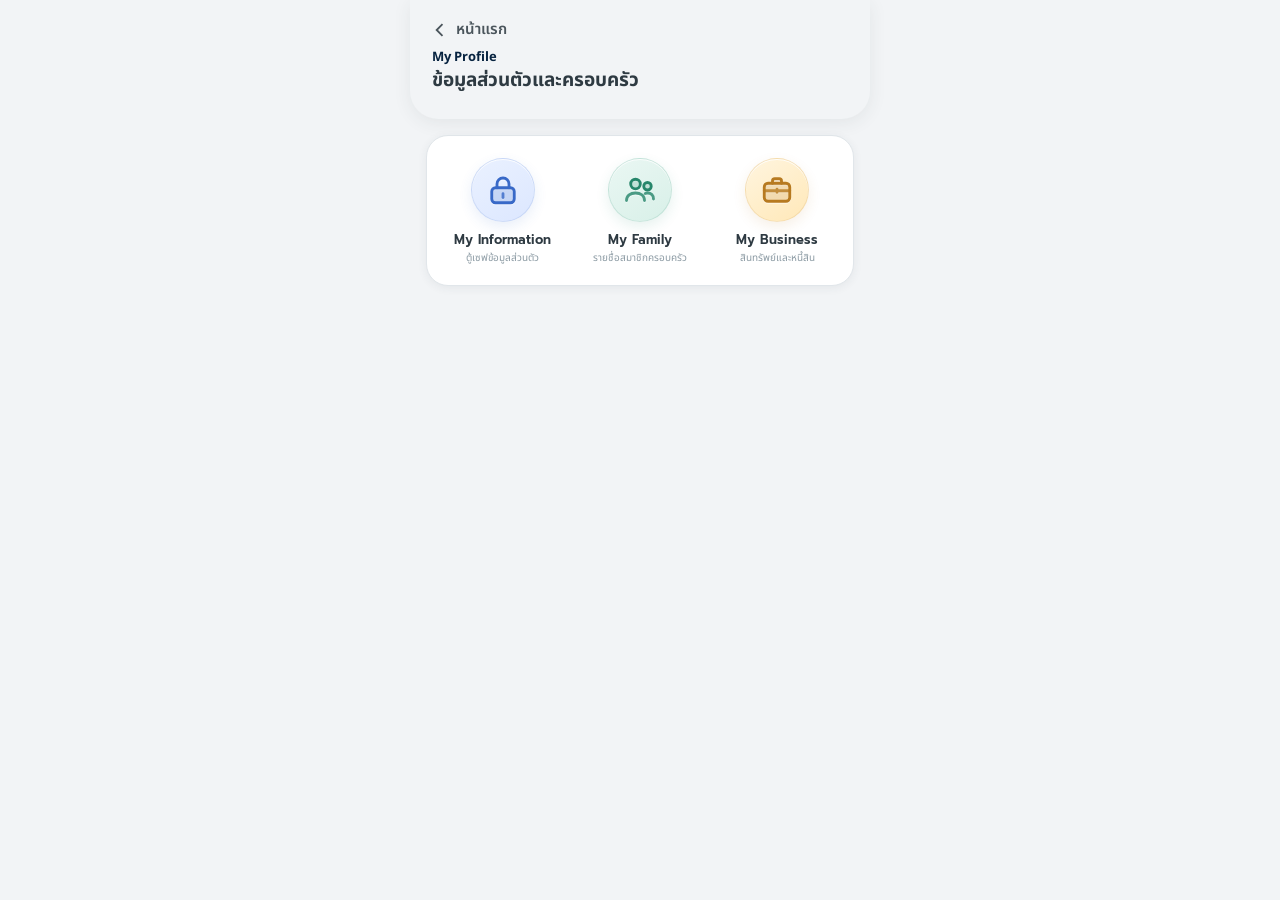
<file: profile/index.html>
<!DOCTYPE html>
<html lang="th">
<head>
<meta charset="UTF-8">
<meta name="viewport" content="width=device-width, initial-scale=1, viewport-fit=cover">
<title>My Profile — My Family Funds</title>
<meta name="theme-color" content="#072340">
<link rel="preconnect" href="https://fonts.googleapis.com">
<link href="https://fonts.googleapis.com/css2?family=Prompt:wght@500;600;700&family=Noto+Sans+Thai:wght@400;500;600;700&display=swap" rel="stylesheet">
<link rel="stylesheet" href="../shell.css">
<script src="../themes.js"></script>
<style>
.pf-menu{margin:16px;background:var(--surface);border:1px solid var(--line);border-radius:22px;padding:18px 10px 14px;display:grid;grid-template-columns:repeat(3,minmax(0,1fr));gap:14px 4px;box-shadow:var(--shadow-card)}
.pf-menu a{display:flex;flex-direction:column;align-items:center;text-align:center;text-decoration:none;color:var(--ink);border-radius:16px;padding:4px 2px 6px}
.pf-menu a:active{background:var(--bg)}
.pf-ico{width:64px;height:64px;border-radius:50%;margin:0 0 8px;background:radial-gradient(circle at 30% 25%,var(--bg),var(--primary-soft) 70%);box-shadow:inset 0 0 0 1px var(--line);display:grid;place-items:center}
.pf-ico svg{width:36px;height:36px;stroke:var(--primary);stroke-width:1.6;fill:none;stroke-linecap:round;stroke-linejoin:round}
.pf-ico svg .ac{stroke:var(--primary-light)}
.pf-ico svg .fl{fill:color-mix(in srgb,var(--primary-light) 20%,transparent);stroke:var(--primary-light)}
.pf-menu strong{font:600 12.5px/1.35 Prompt,sans-serif}
.pf-menu small{font-size:9.5px;color:var(--ink-faint);margin-top:2px}

/* ===== My Profile icon refresh — match the home menu scale ===== */
.pf-menu{gap:16px 6px}
.pf-menu a{min-width:0}
.pf-ico{width:64px;height:64px;flex:none;border-radius:50%;margin-bottom:9px;
  background:linear-gradient(145deg,#FFF0F4,#F7DCE7 58%,#F2E8FF);
  box-shadow:inset 0 0 0 1px rgba(157,35,78,.10),0 5px 14px rgba(90,35,65,.07)}
.pf-ico svg{width:36px;height:36px;stroke-width:1.9}
.pf-menu a:nth-child(1) .pf-ico{background:linear-gradient(145deg,#EAF1FF,#DCE7FF)}
.pf-menu a:nth-child(1) .pf-ico svg{stroke:#3566A3}
.pf-menu a:nth-child(1) .pf-ico svg .ac,.pf-menu a:nth-child(1) .pf-ico svg .fl{stroke:#6B91CA}
.pf-menu a:nth-child(2) .pf-ico{background:linear-gradient(145deg,#E8F7F0,#D5EEE3)}
.pf-menu a:nth-child(2) .pf-ico svg{stroke:#21866B}
.pf-menu a:nth-child(2) .pf-ico svg .ac,.pf-menu a:nth-child(2) .pf-ico svg .fl{stroke:#55AE8C}
.pf-menu a:nth-child(3) .pf-ico{background:linear-gradient(145deg,#FFF3DF,#FBE6B8)}
.pf-menu a:nth-child(3) .pf-ico svg{stroke:#A87516}
.pf-menu a:nth-child(3) .pf-ico svg .ac,.pf-menu a:nth-child(3) .pf-ico svg .fl{stroke:#D6A43E}
.pf-menu strong{font-size:12.5px;line-height:1.35}
.pf-menu small{font-size:9.5px;line-height:1.4}
@media(max-width:360px){.pf-ico{width:60px;height:60px}.pf-ico svg{width:34px;height:34px}}

</style>
<style id="mff-no-flash">html{overscroll-behavior-y:contain;touch-action:manipulation}button,a,[role=button],.back{-webkit-tap-highlight-color:transparent;-webkit-touch-callout:none}button,[role=button],.back,.hm-menu a{-webkit-user-select:none;user-select:none}</style><script src="../icon-system.js"></script></head>
<body>
<div class="mff-app" style="padding-bottom:20px">
  <div class="mff-hero-wrap" style="padding-bottom:20px;border-radius:0 0 28px 28px">
    <div class="mff-topbar">
      <a class="back" href="../index.html">
        <svg viewBox="0 0 24 24" fill="none" stroke="currentColor" stroke-width="2.2"><path d="M15 5 8 12l7 7"/></svg>
        หน้าแรก
      </a>
      <span></span>
    </div>
    <div class="mff-hero" style="padding-top:0">
      <p class="eyebrow" style="margin-bottom:2px">My Profile</p>
      <h1 style="font-size:19px;white-space:nowrap">ข้อมูลส่วนตัวและครอบครัว</h1>
    </div>
  </div>

  <nav class="pf-menu" aria-label="My Profile">
    <a href="../vault/index.html"><span class="pf-ico"><svg viewBox="0 0 24 24"><rect class="fl" x="4.5" y="10.5" width="15" height="10" rx="2.5"/><path d="M8 10.5V8a4 4 0 0 1 8 0v2.5"/><path class="ac" d="M12 14.5v2.5"/></svg></span><strong>My Information</strong><small>ตู้เซฟข้อมูลส่วนตัว</small></a>
    <a href="family.html"><span class="pf-ico"><svg viewBox="0 0 24 24"><circle class="fl" cx="9" cy="8" r="3.2"/><circle class="fl" cx="17" cy="9.5" r="2.5"/><path class="ac" d="M3 19c0-3.2 2.7-5 6-5s6 1.8 6 5"/><path class="ac" d="M15.5 14.3c.5-.2 1-.3 1.5-.3 2.4 0 4 1.5 4 4"/></svg></span><strong>My Family</strong><small>รายชื่อสมาชิกครอบครัว</small></a>
      <a href="business.html"><span class="pf-ico"><svg viewBox="0 0 24 24"><rect class="fl" x="3.5" y="7.5" width="17" height="12" rx="2.5"/><path d="M9 7.5V6a1.5 1.5 0 0 1 1.5-1.5h3A1.5 1.5 0 0 1 15 6v1.5"/><path class="ac" d="M3.5 12.5h17M12 11.5v2"/></svg></span><strong>My Business</strong><small>สินทรัพย์และหนี้สิน</small></a>
  </nav>
</div>
<script src="../config.js"></script>
<script>
(function(){const p=new URLSearchParams(location.search);if(p.get('audit')!=='1')return;setTimeout(function(){if(!window.parent||window.parent===window)return;try{window.parent.postMessage({type:'MFF_MODULE_READY',module:'My Profile',version:'hub',detail:'พร้อม'},window.location.origin)}catch(e){}},80)})();
</script>

</body>
</html>
</file>
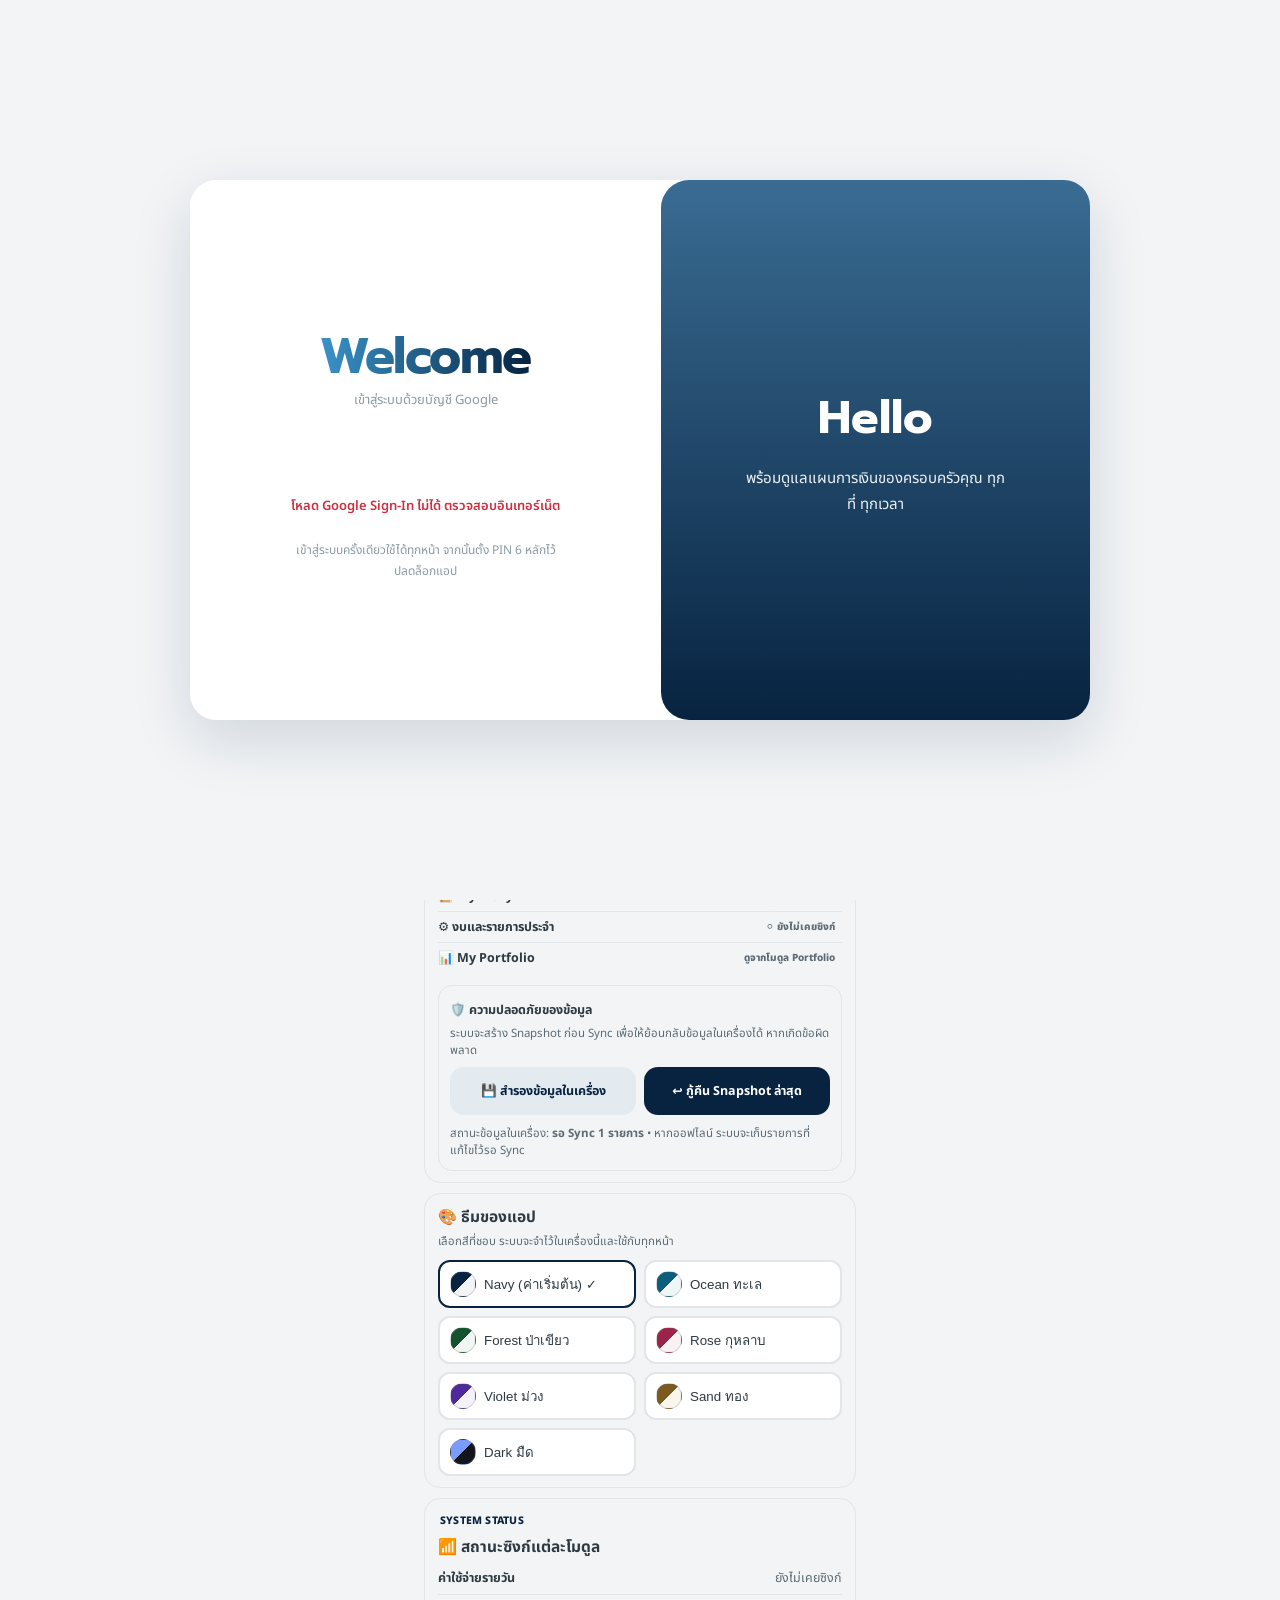
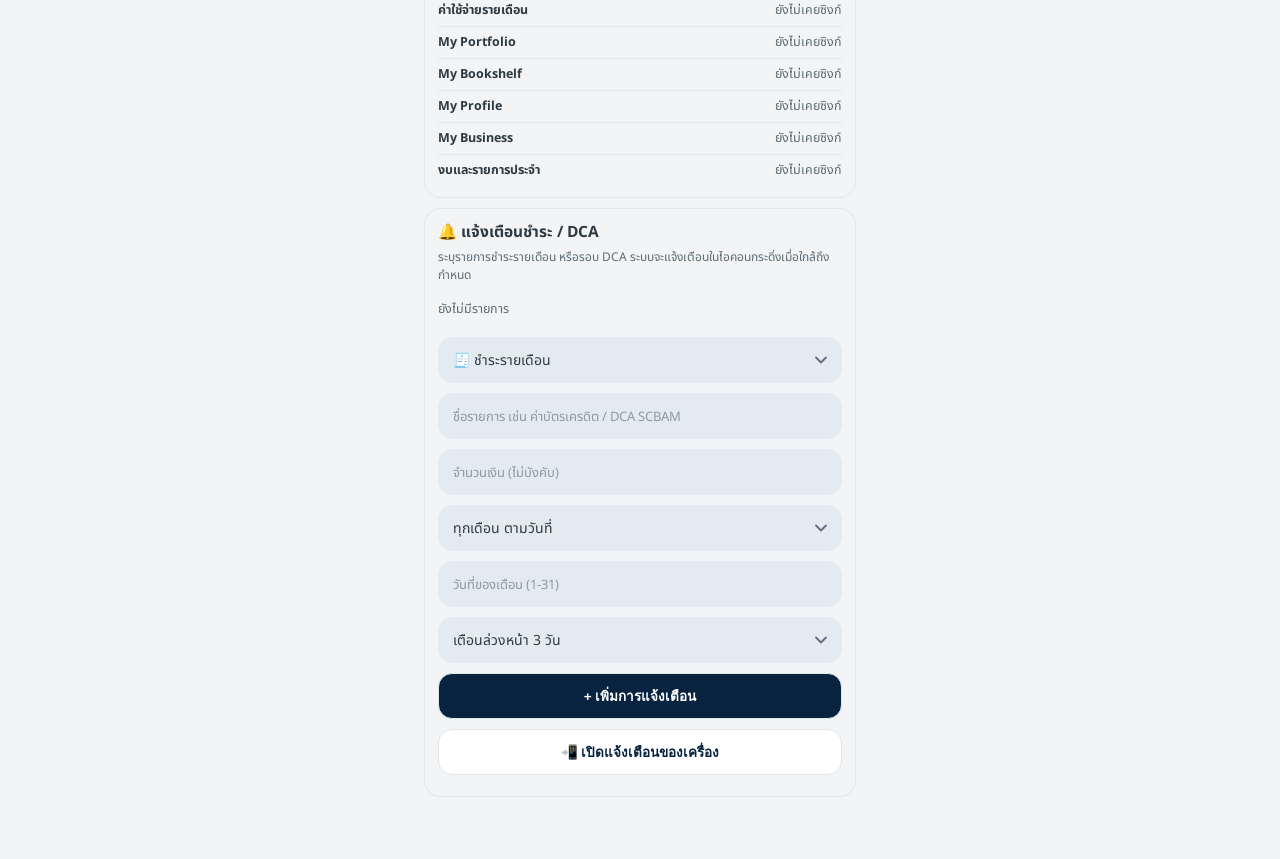
<file: settings/index.html>
<!DOCTYPE html>
<html lang="th">
<head>
<meta charset="UTF-8">
<meta name="viewport" content="width=device-width, initial-scale=1, viewport-fit=cover">
<title>Setting — My Family Funds</title>
<meta name="theme-color" content="#072340">
<link rel="preconnect" href="https://fonts.googleapis.com">
<link href="https://fonts.googleapis.com/css2?family=Prompt:wght@500;600;700&family=Noto+Sans+Thai:wght@400;500;600;700&display=swap" rel="stylesheet">
<link rel="stylesheet" href="../shell.css">
<script src="../data-safety.js"></script>
<script src="https://accounts.google.com/gsi/client" async defer></script>
<style>
/* ฟอร์มแจ้งเตือน: ให้หน้าตาเหมือนช่องกรอกอื่นในแอป (มน นุ่ม) */
.mff-rem-form{display:grid;gap:10px;margin-top:12px}
.mff-rem-form input,.mff-rem-form select{
  width:100%;box-sizing:border-box;min-height:46px;padding:0 14px;font-size:14px;font-family:inherit;
  color:var(--ink);background:var(--primary-soft);border:1px solid transparent!important;
  border-radius:14px!important;-webkit-appearance:none;appearance:none;box-shadow:none;
}
.mff-rem-form select{
  padding-right:38px;
  background-image:url("data:image/svg+xml,%3Csvg xmlns='http://www.w3.org/2000/svg' width='12' height='8' viewBox='0 0 12 8'%3E%3Cpath d='M1 1.5l5 5 5-5' fill='none' stroke='%236b6880' stroke-width='1.8' stroke-linecap='round' stroke-linejoin='round'/%3E%3C/svg%3E");
  background-repeat:no-repeat;background-position:right 14px center;
}
.mff-rem-form input::placeholder{color:var(--ink-faint);font-size:13px}
.mff-rem-form input:focus,.mff-rem-form select:focus{
  outline:none;background-color:var(--bg);border-color:var(--primary)!important;box-shadow:0 0 0 3px var(--primary-soft);
}
.mff-rem-form #remEveryBox input{min-width:0}
.mff-rem-form .mff-sync-bar-btn{width:100%;min-height:46px;border-radius:14px;font-size:13.5px}
.mff-rem-form #remAdd{background:var(--primary);color:#fff;border-color:transparent}
.mff-settings-body{padding:16px 18px 40px;max-width:460px;margin:0 auto}
.mff-settings-card{background:var(--bg);box-shadow:var(--shadow-card);border-radius:18px;padding:16px 16px 14px;margin-bottom:14px}
.mff-settings-card h2{margin:0 0 4px;font-size:15.5px;display:flex;align-items:center;gap:7px}
.mff-settings-card .hint{margin:0 0 10px;font-size:11.5px;color:var(--ink-soft);line-height:1.5}
.mff-settings-actions{display:flex;gap:8px;margin-top:10px}
.mff-sync-status{margin-top:10px;font-size:12.5px;line-height:1.7}
.mff-sync-status .ok{color:#1f8a63;font-weight:700}
.mff-sync-status .warn{color:#c0783a;font-weight:700}
.mff-module-row{display:flex;justify-content:space-between;align-items:center;padding:8px 0;border-bottom:1px solid var(--line);font-size:12.5px}
.mff-module-row:last-child{border-bottom:0}
.mff-module-row b{font-weight:700;color:var(--ink)}
.mff-module-row span{color:var(--ink-soft)}
.mff-admin-lock{text-align:center;padding:14px 6px;color:var(--ink-faint);font-size:12.5px}
.mff-sync-module-row{display:flex;align-items:center;justify-content:space-between;gap:8px;padding:10px 0;border-bottom:1px solid var(--line);flex-wrap:wrap}
.mff-sync-module-row:last-child{border-bottom:0}
.mff-sync-module-name{font-size:13px;font-weight:700;flex:1;min-width:110px}
.mff-sync-module-btns{display:flex;gap:6px;flex:none}
.mff-sync-dir-btn{
  border:0;background:var(--bg);color:var(--primary);font-weight:700;font-size:11px;
  border-radius:10px;padding:7px 9px;cursor:pointer;white-space:nowrap;text-decoration:none;display:inline-block;
}
 .mff-sync-all-actions{display:grid;grid-template-columns:1fr 1fr;gap:10px;margin-top:12px}
.mff-sync-all-btn{border:0;border-radius:14px;padding:12px 10px;font-family:inherit;font-size:12.5px;font-weight:700;cursor:pointer;min-height:48px;box-shadow:0 4px 12px rgba(15,91,77,.08)}
.mff-sync-all-btn.pull{background:var(--primary-soft);color:var(--primary)}
.mff-sync-all-btn.push{background:var(--primary);color:#fff}
.mff-sync-all-btn:disabled{opacity:.55;cursor:wait}
.mff-sync-progress{margin-top:12px;padding:10px 11px;background:var(--bg);border-radius:12px}
.mff-sync-progress-head{display:flex;justify-content:space-between;gap:10px;font-size:11.5px;color:var(--ink-soft);margin-bottom:7px}
.mff-sync-progress-bar{height:6px;background:var(--line);border-radius:999px;overflow:hidden}
.mff-sync-progress-bar span{display:block;height:100%;width:0;background:var(--primary);border-radius:999px;transition:width .2s ease}
.mff-sync-safety{margin-top:12px;padding:11px;border:1px solid var(--line);border-radius:14px;background:var(--bg)}
.mff-sync-safety-actions{display:grid;grid-template-columns:1fr 1fr;gap:8px;margin-top:8px}
.mff-sync-history{margin-top:8px;max-height:180px;overflow:auto;font-size:11px;color:var(--ink-soft)}
.mff-sync-history div{padding:6px 0;border-bottom:1px solid var(--line)}
@media(max-width:360px){.mff-sync-safety-actions{grid-template-columns:1fr}}
@media(max-width:360px){.mff-sync-all-actions{grid-template-columns:1fr}.mff-sync-all-btn{min-height:44px}}

.mff-control-strip{margin:14px 18px 0;padding:12px;border:1px solid var(--line);border-radius:18px;background:rgba(255,255,255,.72);box-shadow:var(--shadow-card)}
.mff-control-top{display:flex;align-items:center;justify-content:space-between;gap:10px}
.mff-control-title{font-size:13px;font-weight:800;color:var(--ink)}
.mff-control-sub{font-size:10.5px;color:var(--ink-soft);margin-top:2px}
.mff-online-pill{font-size:10.5px;font-weight:800;padding:5px 9px;border-radius:999px;background:var(--primary-soft);color:var(--primary);white-space:nowrap}
.mff-online-pill.offline{background:#f3e2d5;color:#a65e2e}
.mff-control-grid{display:grid;grid-template-columns:repeat(3,1fr);gap:7px;margin-top:10px}
.mff-control-stat{padding:8px 7px;border-radius:12px;background:var(--bg);text-align:center}
.mff-control-stat b{display:block;font-size:15px;color:var(--ink)}
.mff-control-stat span{font-size:9.5px;color:var(--ink-soft)}
.mff-section-label{font-size:10.5px;font-weight:800;color:var(--primary);letter-spacing:.02em;margin:2px 2px 7px;text-transform:uppercase}
.mff-module-sync-status{font-size:10.5px;color:var(--ink-soft);text-align:right}
.mff-status-chip{display:inline-flex;align-items:center;gap:4px;padding:4px 7px;border-radius:999px;font-size:10px;font-weight:800;background:var(--bg);white-space:nowrap}
.mff-status-chip.ok{background:#dfeee8;color:#1f8a63}.mff-status-chip.pending{background:#f4ead7;color:#a56b2f}.mff-status-chip.neutral{background:var(--bg);color:var(--ink-soft)}
.mff-primary-sync{position:relative;overflow:hidden}
.mff-primary-sync:after{content:'';position:absolute;inset:0;background:linear-gradient(110deg,transparent 20%,rgba(255,255,255,.18) 45%,transparent 70%);transform:translateX(-100%);animation:mffSyncShine 4s infinite}
@keyframes mffSyncShine{55%,100%{transform:translateX(100%)}}
.mff-danger-note{font-size:10.5px;color:var(--ink-faint);line-height:1.45;margin-top:8px}
@media(max-width:360px){.mff-control-grid{grid-template-columns:1fr 1fr}.mff-control-stat:last-child{grid-column:1/-1}}

/* Clean Sync UI — keep diagnostics in code, out of the user's way */
.mff-clean-note{font-size:11px;color:var(--ink-soft);line-height:1.5;margin-top:7px}
.mff-clean-last{margin-top:9px;padding:9px 10px;border:1px solid var(--line);border-radius:12px;background:var(--bg);font-size:11.5px}
.mff-primary-sync:after{display:none!important}
.mff-settings-card,.mff-control-strip,.mff-sync-all-btn,.mff-sync-progress,.mff-sync-safety{box-shadow:none!important}
#mffQueuePanel,#syncHistory{display:none!important}
#advancedGoogleSession,#advancedCache,#advancedBackend{display:none!important}
#btnModuleAudit,#btnSyncPreflight,#btnSyncEngineTest,#btnQueueSafetyTest,#btnFinalLocalCheck,#btnSyncAllPull,#btnSyncAllPush{display:none!important}
#syncAllProgress{margin-top:10px}
.mff-report-status{margin-top:9px;padding:9px 10px;border-radius:12px;background:var(--bg);border:1px solid var(--line);font-size:11.5px;line-height:1.5}

/* ===== compact: System Control + Google Sheets ===== */
.mff-control-strip{margin:8px 14px 0;padding:8px 10px;border-radius:14px}
.mff-control-sub{display:none}
.mff-control-title{font-size:12.5px}
.mff-online-pill{font-size:10px;padding:3px 8px}
.mff-control-top{gap:8px}
.mff-control-grid{grid-template-columns:repeat(3,1fr);gap:5px;margin-top:6px}
.mff-control-stat{padding:4px 4px;border-radius:9px;display:flex;align-items:baseline;justify-content:center;gap:5px;white-space:nowrap}
.mff-control-stat b{display:inline;font-size:13px}.mff-control-stat span{font-size:9.5px}
@media(max-width:360px){.mff-control-grid{grid-template-columns:repeat(3,1fr)}.mff-control-stat:last-child{grid-column:auto}}
#autoSyncRow{margin-top:6px!important;padding-top:6px!important}
#autoSyncRow b{font-size:11.5px!important}
#autoSyncRow>div>div{display:none}
#autoSyncRow .mff-toggle{transform:scale(.8);transform-origin:right center;margin:-4px 0}
.mff-compact{padding:10px 12px!important}
.mff-compact h2{font-size:13.5px!important;margin:0 0 4px!important}
.mff-compact .hint{display:none}
.mff-compact .mff-field-row{padding:3px 0!important;gap:8px;align-items:center;border-bottom:0!important}
.mff-compact .mff-field-row .lbl{width:70px;padding-top:0;font-size:11px}
.mff-compact .mff-field-row input{min-height:34px!important;height:34px;padding:0 10px!important;font-size:13px!important}
.mff-compact .mff-settings-actions{margin-top:6px!important;display:flex;align-items:center;gap:10px}
.mff-compact .mff-btn{min-height:36px!important;height:36px;padding:0 14px!important;font-size:12.5px!important;flex:none;width:auto!important}
.mff-compact .mff-sync-status{margin:0!important;font-size:12px;flex:1}

/* compact v31 */
.mff-settings-body{padding:12px 14px 32px}.mff-settings-card{padding:12px 13px 11px;margin-bottom:10px;border-radius:16px}
.mff-control-strip{margin:10px 14px 0;padding:9px}.mff-module-row{padding:6px 0}
</style>
<style>
.mff-toggle{
  position:relative!important;width:52px!important;height:32px!important;flex:0 0 52px!important;
  display:block!important;border:0!important;padding:0!important;margin:0!important;
  background:transparent!important;cursor:pointer!important;touch-action:manipulation!important;
  -webkit-tap-highlight-color:transparent!important;pointer-events:auto!important;z-index:30!important;
}
.mff-toggle span{
  position:absolute!important;inset:0!important;display:block!important;border-radius:999px!important;
  background:#cfd8d3!important;transition:.2s!important;box-shadow:inset 0 0 0 1px rgba(0,0,0,.04)!important;
  pointer-events:none!important;
}
.mff-toggle span i{
  position:absolute!important;width:24px!important;height:24px!important;left:4px!important;top:4px!important;
  border-radius:50%!important;background:#fff!important;box-shadow:0 1px 4px rgba(0,0,0,.18)!important;
  transition:.2s!important;pointer-events:none!important;
}
.mff-toggle.on span{background:var(--primary)!important}
.mff-toggle.on span i{transform:translateX(20px)!important}
.mff-auto-sync-row{cursor:pointer;touch-action:manipulation;}
</style>
<script src="../themes.js"></script>
<style id="mff-no-flash">html{overscroll-behavior-y:contain;touch-action:manipulation}button,a,[role=button],.back{-webkit-tap-highlight-color:transparent;-webkit-touch-callout:none}button,[role=button],.back,.hm-menu a{-webkit-user-select:none;user-select:none}</style><script src="../icon-system.js"></script><style id="mff-sync-stable">
/* v13: compact one-line module sync rows (like the System Status list) */
.mff-sync-module-row{padding:5px 0!important;flex-wrap:nowrap!important;gap:6px!important;min-height:30px}
.mff-sync-module-name{font-size:12.5px!important;min-width:0!important;white-space:nowrap;overflow:hidden;text-overflow:ellipsis}
.mff-module-sync-status{display:flex!important;align-items:center;gap:6px;white-space:nowrap;flex:none;font-size:10.5px}
.mff-module-sync-status>div{margin:0!important;font-size:10.5px}
.mff-status-chip{padding:2px 7px!important}
#statusSyncAll{min-height:0!important}
.mff-sync-dir-btn,.mff-sync-bar-btn{min-height:40px;padding:10px 12px;display:inline-flex;align-items:center;justify-content:center;touch-action:manipulation}
.mff-sync-all-btn,.mff-toggle,.mff-auto-sync-row{touch-action:manipulation}
#autoSyncRow{min-height:44px}
</style></head>
<body>

<div class="mff-app" style="padding-bottom:20px">

  <div class="mff-hero-wrap" style="padding-bottom:20px;border-radius:0 0 28px 28px">
    <div class="mff-topbar">
      <a class="back" href="../index.html">
        <svg viewBox="0 0 24 24" fill="none" stroke="currentColor" stroke-width="2.2"><path d="M15 5 8 12l7 7"/></svg>
        หน้าแรก
      </a>
      <span></span>
    </div>
    <div class="mff-hero" style="padding-top:0">
      <p class="eyebrow" style="margin-bottom:2px">Setting</p>
      <h1 style="font-size:19px;white-space:nowrap">การเชื่อมต่อ & ซิงก์ข้อมูล</h1>
    </div>
  </div>

  <section class="mff-control-strip" aria-label="สถานะระบบ">
    <div class="mff-control-top">
      <div><div class="mff-control-title">System Control</div><div class="mff-control-sub">ศูนย์ควบคุมข้อมูลของ MyPortfolio</div></div>
      <span id="mffOnlinePill" class="mff-online-pill">● Online</span>
    </div>
    <div class="mff-control-grid">
      <div class="mff-control-stat"><b id="mffStatSynced">0</b><span>ซิงก์แล้ว</span></div>
      <div class="mff-control-stat"><b id="mffStatPending">0</b><span>รอซิงก์</span></div>
      <div class="mff-control-stat"><b id="mffStatLast">—</b><span>ซิงก์ล่าสุด</span></div>
    </div>
    <div id="autoSyncRow" class="mff-auto-sync-row" style="display:flex;align-items:center;justify-content:space-between;gap:10px;margin-top:10px;padding-top:10px;border-top:1px solid rgba(0,0,0,.06)" role="button" tabindex="0" aria-label="เปิดหรือปิด Auto Sync">
      <div><b style="font-size:11.5px">⚡ Auto Sync เมื่อกลับมา Online</b><div style="font-size:10.5px;color:var(--ink-soft);margin-top:2px">ใช้เฉพาะ Google Session ที่ยังใช้งานได้ — ไม่เปิดหน้าขอสิทธิ์เอง</div></div>
      <button id="autoSyncToggle" class="mff-toggle" type="button" role="switch" aria-checked="false" title="เปิด/ปิด Auto Sync"><span id="autoSyncTrack" aria-hidden="true"><i></i></span></button>
    </div>
  </section>

  <div class="mff-settings-body">

    <section class="mff-settings-card mff-compact" id="sheetsCard">
      <h2>🔗 ซิงก์กับ Google Sheets</h2>
      <p class="hint">ใช้ค่าเดียวกันทั้ง 4 โมดูล (My Money, My Portfolio, My Bookshelf, My Profile) — ข้อมูลจะแยกเก็บกันคนละแท็บในสเปรดชีตเดียวกัน</p>
      <div class="mff-field-row"><div class="lbl">Client ID</div><input id="cfgClientId" placeholder="วาง Google OAuth Client ID"></div>
      <div class="mff-field-row"><div class="lbl">Sheet ID</div><input id="cfgSheetId" placeholder="Spreadsheet ID"></div>
      <div class="mff-settings-actions">
        <button id="btnSaveSheets" class="mff-btn mff-btn-primary">บันทึก & เชื่อมต่อ</button>
      </div>
      <div class="mff-sync-status" id="statusSheets"></div>
    </section>

    <section class="mff-settings-card">
      <h2>🔄 ซิงก์ข้อมูลทั้งหมด</h2>
      <p class="hint">กดปุ่มเดียว ระบบจะอ่านข้อมูลล่าสุดจาก Google Sheets, รวมข้อมูลที่ไม่ขัดแย้ง, ป้องกันการทับข้อมูล และตรวจผลหลังซิงก์ให้เอง</p>
      <div class="mff-sync-all-actions">
        <button type="button" class="mff-sync-all-btn push mff-primary-sync" id="btnSmartSync" style="grid-column:1/-1">🔄 ซิงก์ข้อมูลล่าสุด</button>
      </div>
      <div class="mff-clean-note">ไม่ต้องเลือกว่าจะดึงหรือส่งข้อมูล ระบบจัดการให้เองเพื่อป้องกันข้อมูลหาย</div>
      <div class="mff-sync-progress" id="syncAllProgress" hidden>
        <div class="mff-sync-progress-head"><b id="syncAllProgressTitle">กำลังซิงก์…</b><span id="syncAllProgressCount">0/5</span></div>
        <div class="mff-sync-progress-bar"><span id="syncAllProgressBar"></span></div>
      </div>
      <div class="mff-sync-status" id="statusSyncAll"></div>
      <div id="syncModuleRows"></div>
      <div class="mff-sync-safety">
        <b style="font-size:12.5px">🛡️ ความปลอดภัยของข้อมูล</b>
        <div style="font-size:11.5px;color:var(--ink-soft);margin-top:4px">ระบบจะสร้าง Snapshot ก่อน Sync เพื่อให้ย้อนกลับข้อมูลในเครื่องได้ หากเกิดข้อผิดพลาด</div>
        <div class="mff-sync-safety-actions">
          <button type="button" class="mff-sync-all-btn pull" id="btnBackupNow">💾 สำรองข้อมูลในเครื่อง</button>
          <button type="button" class="mff-sync-all-btn push" id="btnRestoreLast">↩️ กู้คืน Snapshot ล่าสุด</button>
        </div>
        <div id="syncSafetyStatus" class="mff-sync-status"></div>
        <div style="margin-top:8px;font-size:11.5px;color:var(--ink-soft)">สถานะข้อมูลในเครื่อง: <b data-mff-pending>พร้อมใช้งาน</b> • หากออฟไลน์ ระบบจะเก็บรายการที่แก้ไขไว้รอ Sync</div>
        <div id="mffQueuePanel" style="margin-top:10px;border:1px solid var(--line);border-radius:14px;padding:10px;background:#fff">
          <div style="display:flex;align-items:center;justify-content:space-between;gap:8px">
            <b style="font-size:12px">📥 Offline Queue</b>
            <span id="mffQueueCount" class="mff-status-chip neutral">0 รายการ</span>
          </div>
          <div id="mffQueueList" style="margin-top:7px;font-size:11px;color:var(--ink-soft)">ไม่มีรายการรอ Sync</div>
        </div>
        <div id="syncHistory" class="mff-sync-history"></div>
      </div>
    </section>

    <section class="mff-settings-card" id="themeCard">
      <h2>🎨 ธีมของแอป</h2>
      <p class="hint">เลือกสีที่ชอบ ระบบจะจำไว้ในเครื่องนี้และใช้กับทุกหน้า</p>
      <div id="themeGrid" style="display:grid;grid-template-columns:repeat(2,1fr);gap:8px"></div>
    </section>
    <script>
    (function(){
      function render(){
        var g=document.getElementById('themeGrid'); if(!g||!window.MFFTheme) return;
        var cur=MFFTheme.get(); g.innerHTML='';
        Object.keys(MFFTheme.list).forEach(function(id){
          var t=MFFTheme.list[id], b=document.createElement('button');
          b.type='button';
          b.style.cssText='display:flex;align-items:center;gap:8px;padding:9px 10px;border-radius:12px;background:var(--surface);color:var(--ink);font:600 11.5px inherit;text-align:left;cursor:pointer;border:2px solid '+(id===cur?'var(--primary)':'var(--line)');
          b.innerHTML='<span style="flex:none;width:26px;height:26px;border-radius:50%;background:linear-gradient(135deg,'+t.sw[0]+' 50%,'+t.sw[1]+' 50%);border:1px solid rgba(128,128,128,.3)"></span><span>'+t.name+(id===cur?' ✓':'')+'</span>';
          b.onclick=function(){MFFTheme.set(id);render();};
          g.appendChild(b);
        });
      }
      if(document.readyState==='loading') document.addEventListener('DOMContentLoaded',render); else render();
    })();
    </script>

    <section class="mff-settings-card" id="advancedGoogleSession">
      <h2>🔐 Google Session</h2>
      <p class="hint">สิทธิ์ Google จะอยู่เฉพาะใน session ของเบราว์เซอร์ ไม่เก็บ access token ไว้ใน Local Storage และจะไม่ขอสิทธิ์ใหม่เมื่อเปลี่ยนหน้า</p>
      <div class="mff-settings-actions">
        <button id="btnClearGoogleSession" class="mff-btn mff-btn-ghost" type="button">ล้างสิทธิ์ Google</button>
      </div>
      <div class="mff-sync-status" id="statusGoogleSession"></div>
    </section>



    <section class="mff-settings-card" id="advancedCache">
      <h2>🧹 จัดการ Cache & ข้อมูลชั่วคราว</h2>
      <p class="hint">ล้างเฉพาะข้อมูลค้นหา/แคชในเครื่องได้ โดยไม่ลบข้อมูลจริงบน Google Sheets</p>
      <div class="mff-sync-safety-actions">
        <button type="button" class="mff-sync-all-btn pull" id="btnClearBookCache">📚 ล้าง Cache หนังสือ</button>
        <button type="button" class="mff-sync-all-btn pull" id="btnClearAppCache">🗑️ ล้าง Cache แอป</button>
      </div>
      <div class="mff-sync-safety-actions" style="margin-top:8px">
        <button type="button" class="mff-sync-all-btn push" id="btnExportLocalBackup">📤 Export ข้อมูลในเครื่อง</button>
        <button type="button" class="mff-sync-all-btn pull" id="btnClearHistory">🧾 ล้างประวัติ Sync</button>
      </div>
      <div id="cacheStatus" class="mff-sync-status"></div>
    </section>

    <section class="mff-settings-card" hidden style="display:none">
      <h2>💾 Google Drive — My Bookshelf</h2>
      <p class="hint">ใช้สำหรับค้นหา/แนบไฟล์หนังสือใน My Bookshelf เท่านั้น • Google Sheets ยังคงเป็นฐานข้อมูลกลางของระบบ</p>
      <div class="mff-settings-actions">
        <button id="btnConnectDrive" class="mff-btn mff-btn-ghost">เชื่อมต่อ Google Drive</button><button id="btnTestDrive" class="mff-btn mff-btn-ghost" style="display:none">ทดสอบ Drive</button>
      </div>
      <div class="mff-sync-status" id="statusDrive"></div>
    </section>

    <section class="mff-settings-card">
      <div class="mff-section-label">SYSTEM STATUS</div>
      <h2>📶 สถานะซิงก์แต่ละโมดูล</h2>
      <div id="statusPerModule"></div>
    </section>

    <section class="mff-settings-card" hidden style="display:none">
      <h2>📧 สรุปรายเดือนทางอีเมล</h2>
      <p class="hint">สรุปรายรับ-รายจ่าย (My Money), เงินลงทุนสะสมเทียบเดือนก่อน (My Portfolio), จำนวนหนังสือ 3 หมวด (My Bookshelf) — ส่งเข้าอีเมลอัตโนมัติทุกวันที่ 1 ของเดือนถัดไป โดยอ่านข้อมูลจาก Google Sheet ด้านบน</p>
      <div id="reportAdminGate">
        <div class="mff-field-row"><div class="lbl">อีเมลผู้รับ</div><input id="cfgReportEmail" type="email" placeholder="name@email.com"></div>
        <div class="mff-settings-actions" style="display:grid;grid-template-columns:1fr 1fr;gap:8px">
          <button id="btnSaveReport" class="mff-btn mff-btn-primary" style="grid-column:1/-1">💾 บันทึกและเปิดส่งอัตโนมัติ</button>
          <button id="btnTestReport" class="mff-btn mff-btn-ghost">📧 ส่งทดสอบ</button><button id="btnCheckReport" class="mff-btn mff-btn-ghost">🔎 ตรวจระบบ</button>
          <button id="btnInstallTrigger" class="mff-btn mff-btn-ghost" style="display:none">เปิดใช้งานส่งอัตโนมัติ</button>
        </div>
        <div class="mff-report-status" id="statusReport"></div>
        <div class="mff-clean-note">ใช้ Sheet ID เดียวกับด้านบน ไม่ต้องสร้าง ID ใหม่</div>
      </div>
    </section>

    <section class="mff-settings-card" id="advancedBackend">
      <h2>⚙️ Apps Script Backend</h2>
      <div class="mff-field-row"><div class="lbl">Endpoint</div><div class="val" id="endpointDisplay" style="word-break:break-all;font-size:11px"></div></div>
      <p class="hint" style="margin-top:8px">แก้ URL นี้ได้ที่ไฟล์ <code>config.js</code> จุดเดียว ใช้ร่วมกันทั้งระบบล็อกอินและรายงานสรุปรายเดือน</p>
    </section>

    <section class="mff-settings-card" id="reminders">
      <h2>🔔 แจ้งเตือนชำระ / DCA</h2>
      <p style="font-size:12px;color:var(--ink-soft);margin:0 0 10px">ระบุรายการชำระรายเดือน หรือรอบ DCA ระบบจะแจ้งเตือนในไอคอนกระดิ่งเมื่อใกล้ถึงกำหนด</p>
      <div id="remList"></div>
      <div class="mff-rem-form">
        <select id="remType"><option value="bill">🧾 ชำระรายเดือน</option><option value="dca">📈 DCA</option></select>
        <input id="remName" placeholder="ชื่อรายการ เช่น ค่าบัตรเครดิต / DCA SCBAM" maxlength="60">
        <input id="remAmt" type="number" inputmode="decimal" placeholder="จำนวนเงิน (ไม่บังคับ)">
        <select id="remMode"><option value="month">ทุกเดือน ตามวันที่</option><option value="every">ทุกๆ N วัน</option></select>
        <input id="remDay" type="number" min="1" max="31" placeholder="วันที่ของเดือน (1-31)">
        <div id="remEveryBox" style="display:none;gap:8px"><input id="remEvery" type="number" min="1" placeholder="ทุกกี่วัน" style="flex:1"><input id="remStart" type="date" style="flex:1"></div>
        <select id="remLead"><option value="0">เตือนวันครบกำหนด</option><option value="1">เตือนล่วงหน้า 1 วัน</option><option value="3" selected>เตือนล่วงหน้า 3 วัน</option><option value="7">เตือนล่วงหน้า 7 วัน</option></select>
        <button type="button" id="remAdd" class="mff-sync-bar-btn">+ เพิ่มการแจ้งเตือน</button>
        <button type="button" id="remPerm" class="mff-sync-bar-btn">📲 เปิดแจ้งเตือนของเครื่อง</button>
        <small id="remMsg" style="color:var(--ink-soft)"></small>
      </div>
    </section>
    

  </div>
</div>

<script src="../reminders.js"></script>
<script>
(function(){
  function $(i){return document.getElementById(i)}
  function esc(s){return String(s).replace(/[&<>"]/g,function(c){return {'&':'&amp;','<':'&lt;','>':'&gt;','"':'&quot;'}[c]})}
  function paint(){
    var l=MFFRem.load();
    $('remList').innerHTML=l.length?l.map(function(r,i){
      var d=MFFRem.nextDue(r),w=r.mode==='every'?'ทุก '+r.every+' วัน':'ทุกวันที่ '+r.day;
      return '<div style="display:flex;justify-content:space-between;gap:8px;align-items:center;padding:8px 0;border-bottom:1px solid #e6ebf2"><div style="min-width:0"><b style="font-size:13px">'+(r.type==='dca'?'📈 ':'🧾 ')+esc(r.name)+'</b><br><small style="color:var(--ink-soft)">'+w+(r.amount?' · ฿'+Number(r.amount).toLocaleString('th-TH'):'')+' · เตือนก่อน '+r.lead+' วัน'+(d?' · ครั้งถัดไป '+d.toLocaleDateString('th-TH',{day:'numeric',month:'short'}):'')+'</small></div><button type="button" data-i="'+i+'" aria-label="ลบ" style="border:0;background:none;font-size:20px;min-width:40px;min-height:40px">×</button></div>';
    }).join(''):'<div style="font-size:12.5px;color:var(--ink-soft);padding:6px 0">ยังไม่มีรายการ</div>';
  }
  window.addEventListener('mff-local-updated',function(){try{paint()}catch(e){}});
  $('remMode').onchange=function(){var e=this.value==='every';$('remDay').style.display=e?'none':'';$('remEveryBox').style.display=e?'flex':'none'};
  $('remList').onclick=function(e){var b=e.target.closest('button');if(!b)return;var l=MFFRem.load();l.splice(+b.dataset.i,1);MFFRem.save(l);paint()};
  $('remAdd').onclick=function(){
    var name=$('remName').value.trim(),mode=$('remMode').value,m=$('remMsg');
    if(!name){m.textContent='ใส่ชื่อรายการก่อน';return}
    var r={id:'r'+Date.now().toString(36),type:$('remType').value,name:name,amount:Number($('remAmt').value)||0,mode:mode,lead:Number($('remLead').value)||0};
    if(mode==='every'){r.every=Number($('remEvery').value)||0;r.start=$('remStart').value;if(r.every<1||!r.start){m.textContent='ใส่จำนวนวันและวันที่เริ่ม';return}}
    else{r.day=Number($('remDay').value)||0;if(r.day<1||r.day>31){m.textContent='ใส่วันที่ 1-31';return}}
    var l=MFFRem.load();l.push(r);MFFRem.save(l);$('remName').value='';$('remAmt').value='';m.textContent='เพิ่มแล้ว';paint();
  };
  $('remPerm').onclick=function(){
    var m=$('remMsg');
    if(!('Notification' in window)){m.textContent='เบราว์เซอร์นี้ไม่รองรับ';return}
    Notification.requestPermission().then(function(p){m.textContent=p==='granted'?'เปิดแล้ว — จะเด้งเตือนเมื่อเปิดแอป':'ยังไม่ได้อนุญาต (ยังเห็นในไอคอนกระดิ่งได้)'});
  };
  paint();
})();
</script>
<script src="../config.js"></script>
<script src="../admin-login.js"></script>
<script src="../portfolio/auth-open.js"></script>
<script>
(function(){
'use strict';
function esc(s){return String(s==null?'':s).replace(/[&<>'"]/g,c=>({'&':'&amp;','<':'&lt;','>':'&gt;',"'":'&#39;','"':'&quot;'}[c]));}
function toast(msg){
  let t=document.getElementById('mffToast');
  if(!t){ t=document.createElement('div'); t.id='mffToast'; t.style.cssText='position:fixed;left:50%;bottom:26px;transform:translateX(-50%);background:#14211d;color:#fff;padding:10px 16px;border-radius:12px;font-size:13px;z-index:9999;max-width:88vw;text-align:center'; document.body.appendChild(t); }
  t.textContent=msg; t.style.opacity='1';
  clearTimeout(t._h); t._h=setTimeout(()=>{ t.style.opacity='0'; },2600);
}
const ENDPOINT = window.MFF_ENDPOINT || '';
document.getElementById('endpointDisplay').textContent = ENDPOINT || '(ยังไม่ได้ตั้งค่า)';

const TOKEN_KEY='mff_auth_token';
function authToken(){ return sessionStorage.getItem(TOKEN_KEY)||''; }
async function api(action,data){
  const payload=Object.assign({action},data||{});
  const token=authToken(); if(token) payload.token=token;
  const r=await fetch(ENDPOINT,{method:'POST',mode:'cors',headers:{'Content-Type':'text/plain;charset=utf-8'},body:JSON.stringify(payload)});
  const j=await r.json();
  if(!r.ok||j.ok===false) throw new Error(j.error||'เกิดข้อผิดพลาด');
  return j;
}

/* ---------- Google Sheets ---------- */
const clientIdInput=document.getElementById('cfgClientId');
const sheetIdInput=document.getElementById('cfgSheetId');
clientIdInput.value=localStorage.getItem('google_client_id')||'';
sheetIdInput.value=localStorage.getItem('google_sheet_id')||'';

function renderSheetsStatus(){
  const connected = !!window.MFFGoogleSession?.getSheetsToken() && !!sheetIdInput.value.trim();
  document.getElementById('statusSheets').innerHTML = connected
    ? '<span class="ok">✅ เชื่อมต่อแล้ว</span>'
    : '<span class="warn">⚠️ ยังไม่ได้เชื่อมต่อ</span> — บันทึกและเชื่อมต่อเพื่อให้ทุกโมดูลใช้ค่าชุดนี้';
}
let sheetsClient=null;
function ensureSheetsClient(cid){
  if(!window.google||!google.accounts||!google.accounts.oauth2) return null;
  if(!sheetsClient || sheetsClient._cid!==cid){
    sheetsClient=google.accounts.oauth2.initTokenClient({
      client_id:cid, scope:'https://www.googleapis.com/auth/spreadsheets',
      callback:r=>{
        if(r && r.access_token && google.accounts.oauth2.hasGrantedAllScopes(r,'https://www.googleapis.com/auth/spreadsheets')){ const exp=Date.now()+Math.max(60,(Number(r.expires_in)||3600)-60)*1000; window.MFFGoogleSession?.saveSheetsToken(r.access_token,exp); localStorage.setItem('google_sheets_connected','1'); renderSheetsStatus();
function renderGoogleSessionStatus(){
  const sh=window.MFFGoogleSession?.getSheetsToken();
  const dr=window.MFFGoogleSession?.getDriveToken();
  const el=document.getElementById('statusGoogleSession');
  if(el) el.innerHTML=(sh||dr)?'<span class="ok">● มี Google session ที่ใช้งานได้</span>':'<span class="warn">● ไม่มี Google session ที่ใช้งานอยู่</span>';
}
renderGoogleSessionStatus();
document.getElementById('btnClearGoogleSession')?.addEventListener('click',()=>{
  if(!confirm('ล้างสิทธิ์ Google ของ session นี้หรือไม่?')) return;
  window.MFFGoogleSession?.clearAllGoogleSession();
  renderSheetsStatus(); renderGoogleSessionStatus();
  toast('ล้างสิทธิ์ Google แล้ว');
}); toast('เชื่อมต่อ Google Sheets แล้ว'); }
        else toast(r&&r.access_token?'ยังไม่ได้ติ๊กสิทธิ์ Google Sheets — กรุณาเชื่อมต่อใหม่และอนุญาตทุกช่อง':'เชื่อมต่อไม่สำเร็จ');
      }
    });
    sheetsClient._cid=cid;
  }
  return sheetsClient;
}
document.getElementById('btnSaveSheets').addEventListener('click',()=>{
  const cid=clientIdInput.value.trim(), sid=sheetIdInput.value.trim();
  if(!cid||!sid){ toast('กรุณากรอกให้ครบ'); return; }
  localStorage.setItem('google_client_id',cid);
  localStorage.setItem('google_sheet_id',sid);
  const c=ensureSheetsClient(cid);
  if(c) c.requestAccessToken({prompt:'consent'});
  else toast('โหลด Google API ไม่สำเร็จ ลองใหม่อีกครั้ง');
});
renderSheetsStatus();

/* ---------- Smart Sync: three-way merge with conflict protection ---------- */
const glD=v=>/^\d{4}-\d{2}-\d{2}$/.test(String(v||''))?String(v):'';
const glX=g=>Object.assign({},g,{due:glD(g.due),freq:(g.freq==='day'||g.freq==='month')?g.freq:'week',times:Math.max(0,Number(g.times)||0),checkins:Array.from(new Set((Array.isArray(g.checkins)?g.checkins:[]).map(String).filter(glD))).sort()});
const drGuard=v=>{v=String(v==null?'':v);return /^[=+\-@]/.test(v)?"'"+v:v;};
const bzNorm=b=>({id:String(b.id),kind:b.kind==='debt'?'debt':'asset',category:b.category||'',name:b.name||'',owner:b.owner||'',value:Number(b.value)||0,cost:Number(b.cost)||0,date:b.date||'',creditor:b.creditor||'',balance:Number(b.balance)||0,principal:Number(b.principal)||0,monthly:Number(b.monthly)||0,rate:Number(b.rate)||0,dueDay:b.dueDay?(Number(b.dueDay)||''):'',linkedId:b.linkedId||'',note:b.note||'',createdAt:b.createdAt||'',updatedAt:b.updatedAt||''});
const SYNC_TARGETS = [
  { key:'daily', name:'📆 ค่าใช้จ่ายรายวัน', cacheKey:'mff_daily_cache_v1', tab:'DailyExpenses', range:'A:G',
    headers:['ID','Date','Category','Amount','Note','CreatedAt','UpdatedAt'],
    toRow:t=>[t.id,t.date,t.category,t.amount,t.note,t.createdAt,t.updatedAt],
    fromRow:r=>({id:r[0], date:r[1]||'', category:r[2]||'', amount:Number(r[3])||0, note:r[4]||'', createdAt:r[5]||'', updatedAt:r[6]||''}), lastSyncKey:'sheet_last_sync_daily' },
  { key:'money', name:'💰 ค่าใช้จ่ายรายเดือน', cacheKey:'mff_money_cache_v3', tab:'MoneyTransactions', range:'A:G',
    headers:['ID','Month','Type','Category','Amount','CreatedAt','UpdatedAt'],
    toRow:t=>[t.id,t.month,t.type,t.category,t.amount,t.createdAt,t.updatedAt],
    fromRow:r=>({id:r[0], month:r[1]||'', type:r[2]||'', category:r[3]||'', amount:Number(r[4])||0, createdAt:r[5]||'', updatedAt:r[6]||''}), lastSyncKey:'sheet_last_sync_money' },
  { key:'bookshelf', name:'📚 My Bookshelf', cacheKey:'mff_bookshelf_cache_v1', tab:'BookshelfItems', range:'A:N',
    headers:['ID','Title','Status','DriveFileId','DriveFileName','MimeType','Size','WebViewLink','AddedAt','UpdatedAt','Progress','Borrower','DueDate','FinishedAt'],
    toRow:b=>[b.id,b.title,b.status,b.driveFileId,b.driveFileName,b.mimeType,b.size,b.webViewLink,b.addedAt,b.updatedAt,b.progress||'',b.borrower||'',b.dueDate||'',b.finishedAt||''],
    fromRow:r=>({id:r[0],title:r[1]||'',status:r[2]||'queued',driveFileId:r[3]||'',driveFileName:r[4]||'',mimeType:r[5]||'',size:r[6]||'',webViewLink:r[7]||'',addedAt:r[8]||'',updatedAt:r[9]||'',...((r[10]!==undefined&&r[10]!=='')?{progress:Number(r[10])||0}:{}),...(r[11]?{borrower:r[11]}:{}),...(r[12]?{dueDate:r[12]}:{}),...(r[13]?{finishedAt:r[13]}:{})}), lastSyncKey:'sheet_last_sync_bookshelf' },
  { key:'profile', name:'👤 My Profile', cacheKey:'mff_profiles_cache_v1', tab:'Profiles', range:'A:N',
    headers:['ID','Photo','FirstName','LastName','BloodGroup','Address','Email','Phone','CreatedAt','UpdatedAt','Relation','BankAccounts','IDCard','Documents'],
    toRow:p=>[p.id,p.photo,p.firstName,p.lastName,p.bloodGroup,p.address,p.email,(p.phone?("'"+p.phone):''),p.createdAt,p.updatedAt,p.relation||'',JSON.stringify(p.bankAccounts||[]),(p.idCard?("'"+p.idCard):''),JSON.stringify(p.documents||[])],
    fromRow:r=>{ let bank=[],docs=[]; try{const a=JSON.parse(r[11]||'[]');if(Array.isArray(a))bank=a;}catch(e){} try{const a=JSON.parse(r[13]||'[]');if(Array.isArray(a))docs=a;}catch(e){} return {id:r[0],photo:r[1]||'',firstName:r[2]||'',lastName:r[3]||'',bloodGroup:r[4]||'',address:r[5]||'',email:r[6]||'',phone:r[7]||'',createdAt:r[8]||'',updatedAt:r[9]||'',relation:r[10]||'',bankAccounts:bank,idCard:r[12]||'',documents:docs}; }, lastSyncKey:'sheet_last_sync_profile' },
  { key:'business', name:'💼 My Business', cacheKey:'mff_business_cache_v1', tab:'Business', range:'A:R', norm:bzNorm,
    headers:['ID','Kind','Category','Name','Owner','Value','Cost','Date','Creditor','Balance','Principal','Monthly','Rate','DueDay','LinkedId','Note','CreatedAt','UpdatedAt'],
    toRow:b=>[b.id,b.kind||'asset',b.category||'',b.name||'',b.owner||'',b.value||0,b.cost||0,b.date?"'"+b.date:'',b.creditor||'',b.balance||0,b.principal||0,b.monthly||0,b.rate||0,b.dueDay||'',b.linkedId||'',b.note||'',b.createdAt||'',b.updatedAt||''],
    fromRow:r=>({id:r[0],kind:r[1]==='debt'?'debt':'asset',category:r[2]||'',name:r[3]||'',owner:r[4]||'',value:Number(r[5])||0,cost:Number(r[6])||0,date:r[7]||'',creditor:r[8]||'',balance:Number(r[9])||0,principal:Number(r[10])||0,monthly:Number(r[11])||0,rate:Number(r[12])||0,dueDay:r[13]?Number(r[13])||'':'',linkedId:r[14]||'',note:r[15]||'',createdAt:r[16]||'',updatedAt:r[17]||''}), lastSyncKey:'sheet_last_sync_business' },
  { key:'notes', name:'📝 My Notes', cacheKey:'mff_notes_cache_v1', tab:'Notes', range:'A:M',
    headers:['ID','Title','Body','Kind','Items','Color','Pinned','Due','CalEventId','Archived','CreatedAt','UpdatedAt','DueTime'],
    toRow:n=>[n.id,n.title||'',n.body||'',n.kind||'note',JSON.stringify(n.items||[]),n.color||'default',n.pinned?1:0,n.due||'',n.calId||'',n.archived?1:0,n.createdAt||'',n.updatedAt||'',(n.dueTime?("'"+n.dueTime):'')],
    fromRow:r=>{ let it=[]; try{const a=JSON.parse(r[4]||'[]');if(Array.isArray(a))it=a;}catch(e){} return {id:r[0],title:r[1]||'',body:r[2]||'',kind:r[3]||'note',items:it,color:r[5]||'default',pinned:Number(r[6])?1:0,due:r[7]||'',calId:r[8]||'',archived:Number(r[9])?1:0,createdAt:r[10]||'',updatedAt:r[11]||'',...(/^\d{1,2}:\d{2}/.test(String(r[12]||''))?{dueTime:String(r[12]).replace(/^(\d{1,2}):(\d{2}).*$/,(m,h,mi)=>String(h).padStart(2,'0')+':'+mi)}:{})}; }, lastSyncKey:'sheet_last_sync_notes' },
  { key:'goals', name:'🎯 My Goals', cacheKey:'mff_goals_cache_v1', tab:'Goals', range:'A:R', norm:glX,
    headers:['ID','Title','Category','Year','Kind','Target','Current','Unit','Link','Steps','Done','CreatedAt','UpdatedAt','Period','Due','Freq','Times','Checkins'],
    toRow:g=>[g.id,g.title||'',g.category||'',g.year||'',g.kind||'steps',g.target||0,g.current||0,g.unit||'',g.link||'',JSON.stringify(g.steps||[]),g.done?1:0,g.createdAt||'',g.updatedAt||'',g.period||'year',g.due?"'"+g.due:'',g.freq||'week',g.times||0,JSON.stringify(g.checkins||[])],
    fromRow:r=>{ let st=[]; try{const a=JSON.parse(r[9]||'[]');if(Array.isArray(a))st=a;}catch(e){} return {id:r[0],title:r[1]||'',category:r[2]||'',year:Number(r[3])||new Date().getFullYear(),kind:r[4]||'steps',target:Number(r[5])||0,current:Number(r[6])||0,unit:r[7]||'บาท',link:r[8]||'',steps:st,done:Number(r[10])?1:0,createdAt:r[11]||'',updatedAt:r[12]||'',period:r[13]==='month'?'month':'year',...(()=>{let ck=[];try{const a=JSON.parse(r[17]||'[]');if(Array.isArray(a))ck=a;}catch(e){} return glX({due:r[14]||'',freq:r[15]||'week',times:Number(r[16])||0,checkins:ck});})()}; }, lastSyncKey:'sheet_last_sync_goals' },
  { key:'wishlist', name:'🛒 Wish List หนังสือ', cacheKey:'mff_wishlist_cache_v1', tab:'Wishlist', range:'A:H',
    headers:['ID','Title','Author','Year','Status','BoughtAt','CreatedAt','UpdatedAt'],
    toRow:w=>[w.id,w.title||'',w.author||'',w.year||'',w.status==='bought'?'bought':'want',w.boughtAt||'',w.createdAt||'',w.updatedAt||''],
    fromRow:r=>({id:r[0],title:r[1]||'',author:r[2]||'',year:Number(r[3])||new Date().getFullYear(),status:r[4]==='bought'?'bought':'want',boughtAt:r[5]||'',createdAt:r[6]||'',updatedAt:r[7]||''}), lastSyncKey:'sheet_last_sync_wishlist' },
  { key:'diary', name:'📔 My Diary', cacheKey:'mff_diary_cache_v1', tab:'Diary', range:'A:H',
    headers:['ID','Date','Title','Body','Mood','CreatedAt','UpdatedAt','Color'],
    toRow:e=>[e.id,"'"+(e.date||''),drGuard(e.title),drGuard(e.body),e.mood||0,e.createdAt||'',e.updatedAt||'',e.color||''],
    fromRow:r=>({id:r[0],date:((String(r[1]||'').replace(/^'/,'').match(/^\d{4}-\d{2}-\d{2}$/)||[])[0])||String(r[0]||'').replace(/^dy_/,'').slice(0,10),title:r[2]||'',body:r[3]||'',mood:Number(r[4])||0,createdAt:r[5]||'',updatedAt:r[6]||'',color:r[7]||''}), lastSyncKey:'sheet_last_sync_diary' },
  { key:'settings', name:'⚙️ งบและรายการประจำ', cacheKey:'mff_settings_cache_v1', tab:'AppSettings', range:'A:C',
    headers:['ID','Value','UpdatedAt'],
    toRow:s=>[s.id,s.value,s.updatedAt],
    fromRow:r=>({id:r[0],value:r[1]||'',updatedAt:r[2]||''}), lastSyncKey:'sheet_last_sync_settings' },
];
const SYNC_BASE_PREFIX='mff_sync_base_v1_';
const SYNC_DIRTY_PREFIX='mff_sync_dirty_v1_';

/* เร็วขึ้น: จำว่าแท็บไหนมีแล้ว (ต่อรอบซิงก์) จะได้ไม่ต้องถาม Google ซ้ำทุกครั้งที่อ่าน/เขียน */
const _tabsOK=new Set();
function syncResetCache(){_tabsOK.clear();}
async function syncAllSheetsApi(token,url,opts){
  const r=await fetch(url,Object.assign({headers:{'Authorization':'Bearer '+token,'Content-Type':'application/json'}},opts||{}));
  if(r.status===401||r.status===403) throw new Error('สิทธิ์ Google หมดอายุ กรุณาเชื่อมต่อใหม่');
  if(!r.ok){const tx=await r.text();if(/Unable to parse range|not found/i.test(tx))_tabsOK.clear();throw new Error(tx);}
  return r.status===204?{}:r.json();
}
async function syncAllEnsureTab(token,sid,tab,headers){
  const ck=sid+'|'+tab;if(_tabsOK.has(ck))return;
  const meta=await syncAllSheetsApi(token,`https://sheets.googleapis.com/v4/spreadsheets/${encodeURIComponent(sid)}?fields=sheets.properties`);
  const titles=(meta.sheets||[]).map(x=>x.properties.title);
  if(!titles.includes(tab)){
    await syncAllSheetsApi(token,`https://sheets.googleapis.com/v4/spreadsheets/${encodeURIComponent(sid)}:batchUpdate`,{method:'POST',body:JSON.stringify({requests:[{addSheet:{properties:{title:tab}}}]})});
    await syncAllSheetsApi(token,`https://sheets.googleapis.com/v4/spreadsheets/${encodeURIComponent(sid)}/values/${tab}!A1?valueInputOption=USER_ENTERED`,{method:'PUT',body:JSON.stringify({range:`${tab}!A1`,majorDimension:'ROWS',values:[headers]})});
  }
  _tabsOK.add(ck);
}
async function ensureSheetsTokenForSyncAll(cid){
  const cached=window.MFFGoogleSession?.getSheetsToken();
  if(cached?.token)return cached.token;
  return new Promise(resolve=>{
    if(!window.google?.accounts?.oauth2){resolve(null);return;}
    const c=google.accounts.oauth2.initTokenClient({client_id:cid,scope:'https://www.googleapis.com/auth/spreadsheets',callback:r=>{
      if(r&&r.access_token&&google.accounts.oauth2.hasGrantedAllScopes(r,'https://www.googleapis.com/auth/spreadsheets')){const exp=Date.now()+Math.max(60,(Number(r.expires_in)||3600)-60)*1000;window.MFFGoogleSession?.saveSheetsToken(r.access_token,exp);resolve(r.access_token);}else resolve(null);
    }});
    try{c.requestAccessToken({prompt:'consent'});}catch(e){resolve(null);}
  });
}
function stable(v){
  if(v===undefined)return null;
  if(v===null||typeof v!=='object')return v;
  if(Array.isArray(v))return v.map(stable);
  const o={};Object.keys(v).sort().forEach(k=>{o[k]=stable(v[k]);});return o;
}
function same(a,b){return JSON.stringify(stable(a))===JSON.stringify(stable(b));}
function listMap(list){const m=new Map();(list||[]).filter(x=>x&&x.id).forEach(x=>m.set(String(x.id),x));return m;}
const SYNC_BACKUP_KEY='mff_sync_backup_v2';
const SYNC_HISTORY_KEY='mff_sync_history_v2';
function getBase(t){try{const l=JSON.parse(localStorage.getItem(SYNC_BASE_PREFIX+t.key)||'[]')||[];return t.norm?l.map(t.norm):l;}catch(e){return [];}}
function setBase(t,list){localStorage.setItem(SYNC_BASE_PREFIX+t.key,JSON.stringify(list||[]));localStorage.setItem(t.lastSyncKey,new Date().toLocaleString('th-TH',{hour:'2-digit',minute:'2-digit'}));}
function getLocal(t){try{const l=JSON.parse(localStorage.getItem(t.cacheKey)||'[]')||[];return t.norm?l.map(t.norm):l;}catch(e){return [];}}
function setLocal(t,list){localStorage.setItem(t.cacheKey,JSON.stringify(list||[]));localStorage.removeItem(SYNC_DIRTY_PREFIX+t.key);try{window.dispatchEvent(new Event('mff-local-updated'))}catch(e){}}
function markDirty(t){localStorage.setItem(SYNC_DIRTY_PREFIX+t.key,'1');}
function isDirty(t){return localStorage.getItem(SYNC_DIRTY_PREFIX+t.key)==='1';}
function createBackup(label,remoteByKey){
  const snap={id:'snap_'+Date.now(),label,createdAt:new Date().toISOString(),modules:{}};
  for(const t of SYNC_TARGETS) snap.modules[t.key]={local:getLocal(t),base:getBase(t),remote:(remoteByKey&&remoteByKey[t.key])||null};
  try{localStorage.setItem(SYNC_BACKUP_KEY,JSON.stringify(snap));document.getElementById('syncSafetyStatus').innerHTML='<span class="ok">✅ สำรอง Snapshot ล่าสุดแล้ว</span>';}catch(e){document.getElementById('syncSafetyStatus').innerHTML='<span class="warn">⚠️ สำรองไม่สำเร็จ: พื้นที่จัดเก็บไม่พอ</span>';throw e;}
  return snap;
}
function restoreBackup(){
  let snap=null;try{snap=JSON.parse(localStorage.getItem(SYNC_BACKUP_KEY)||'null');}catch(e){}
  if(!snap){toast('ยังไม่มี Snapshot ให้กู้คืน');return;}
  if(!confirm('กู้คืนข้อมูลในเครื่องจาก Snapshot '+new Date(snap.createdAt).toLocaleString('th-TH')+' ?\n\nข้อมูลที่แก้หลัง Snapshot จะถูกย้อนกลับ'))return;
  for(const t of SYNC_TARGETS){const m=snap.modules[t.key]||{};setLocal(t,m.local||[]);setBase(t,m.base||[]);if(m.local&&m.local.length)markDirty(t);}
  renderSyncModuleRows();renderModuleStatus();document.getElementById('syncSafetyStatus').innerHTML='<span class="ok">↩️ กู้คืน Snapshot แล้ว — Google Sheets ยังไม่ถูกแก้</span>';toast('กู้คืนข้อมูลในเครื่องแล้ว');
}
function addSyncHistory(type,detail){
  let a=[];try{a=JSON.parse(localStorage.getItem(SYNC_HISTORY_KEY)||'[]')||[];}catch(e){}
  a.unshift({at:new Date().toISOString(),type,detail});a=a.slice(0,30);localStorage.setItem(SYNC_HISTORY_KEY,JSON.stringify(a));renderSyncHistory();
}
function renderSyncHistory(){
  let a=[];try{a=JSON.parse(localStorage.getItem(SYNC_HISTORY_KEY)||'[]')||[];}catch(e){}
  const el=document.getElementById('syncHistory');if(!el)return;
  el.innerHTML=a.length?a.map(x=>`<div>🕒 ${esc(new Date(x.at).toLocaleString('th-TH'))} • <b>${esc(x.type)}</b> — ${esc(x.detail)}</div>`).join(''):'ยังไม่มีประวัติการซิงก์';
}
function recordLabel(t,r){if(!r)return '(ลบรายการ)';return r.title||r.name||r.category||r.date||r.month||r.firstName||r.id||'';}

/* อ่านทุกแท็บในคำขอเดียว (1 ครั้งเช็คแท็บ + 1 ครั้ง batchGet) แทนที่จะอ่านทีละแท็บ */
function sameById(a,b){
  const A=listMap(a),B=listMap(b);if(A.size!==B.size)return false;
  for(const [id,v] of A){if(!B.has(id)||!same(v,B.get(id)))return false;}
  return true;
}
async function readAllRemote(token,sid,targets){
  const base=`https://sheets.googleapis.com/v4/spreadsheets/${encodeURIComponent(sid)}`;
  const meta=await syncAllSheetsApi(token,base+'?fields=sheets.properties');
  const have=new Set((meta.sheets||[]).map(x=>x.properties.title));
  for(const t of targets){ if(have.has(t.tab))_tabsOK.add(sid+'|'+t.tab); else await syncAllEnsureTab(token,sid,t.tab,t.headers); }
  const qs=targets.map(t=>'ranges='+encodeURIComponent(t.tab+'!'+t.range)).join('&');
  const got=await syncAllSheetsApi(token,`${base}/values:batchGet?${qs}`);
  const vr=got.valueRanges||[];
  if(vr.length!==targets.length) throw new Error('batchGet ตอบกลับไม่ครบ');
  const out={};
  targets.forEach((t,i)=>{out[t.key]=(vr[i].values||[]).slice(1).filter(r=>r[0]).map(t.fromRow);});
  return out;
}
async function readRemote(token,sid,t){
  await syncAllEnsureTab(token,sid,t.tab,t.headers);
  const got=await syncAllSheetsApi(token,`https://sheets.googleapis.com/v4/spreadsheets/${encodeURIComponent(sid)}/values/${t.tab}!${t.range}`);
  return (got.values||[]).slice(1).filter(r=>r[0]).map(t.fromRow);
}
async function writeRemote(token,sid,t,list){
  await syncAllEnsureTab(token,sid,t.tab,t.headers);
  const values=[t.headers].concat((list||[]).map(t.toRow));
  await syncAllSheetsApi(token,`https://sheets.googleapis.com/v4/spreadsheets/${encodeURIComponent(sid)}/values/${t.tab}!${t.range}:clear`,{method:'POST',body:'{}'});
  await syncAllSheetsApi(token,`https://sheets.googleapis.com/v4/spreadsheets/${encodeURIComponent(sid)}/values/${t.tab}!A1?valueInputOption=USER_ENTERED`,{method:'PUT',body:JSON.stringify({range:`${t.tab}!A1`,majorDimension:'ROWS',values})});
}
function threeWay(t,local,remote,base){
  const L=listMap(local),R=listMap(remote),B=listMap(base),ids=new Set([...L.keys(),...R.keys(),...B.keys()]);
  const merged=[],conflicts=[];
  for(const id of ids){
    const l=L.get(id),r=R.get(id),b=B.get(id);
    if(same(l,r)){if(l)merged.push(l);continue;}
    if(same(l,b)){if(r)merged.push(r);continue;}
    if(same(r,b)){if(l)merged.push(l);continue;}
    conflicts.push({id,local:l,remote:r,base:b});
  }
  return {merged,conflicts};
}
function conflictDialog(t,conflicts){
  return new Promise(resolve=>{
    const sample=conflicts.slice(0,6).map(c=>`<div style="padding:6px 0;border-bottom:1px solid var(--line)"><b>${esc(recordLabel(t,c.local||c.remote||c.base))}</b><div style="font-size:11px;color:var(--ink-soft)">เครื่อง: ${esc(recordLabel(t,c.local))} • Sheet: ${esc(recordLabel(t,c.remote))}</div></div>`).join('');
    const d=document.createElement('div');d.id='smartConflictModal';d.style.cssText='position:fixed;inset:0;z-index:9000;background:rgba(20,33,29,.5);display:flex;align-items:flex-end;justify-content:center';
    d.innerHTML=`<div style="width:100%;max-width:460px;max-height:82vh;background:var(--bg);border-radius:22px 22px 0 0;overflow:hidden;display:flex;flex-direction:column"><div style="padding:18px 20px 8px"><h3 style="margin:0;font-size:16px">⚠️ พบข้อมูลชนกัน: ${esc(t.name)}</h3><p style="margin:7px 0;font-size:12px;color:var(--ink-soft)">พบ ${conflicts.length} รายการที่ถูกแก้ไขทั้งในเครื่องและ Google Sheets ระบบจะไม่ทับข้อมูลให้เอง</p></div><div style="padding:0 20px;overflow:auto">${sample}${conflicts.length>6?`<div style="padding:8px 0;font-size:11px;color:var(--ink-faint)">แสดงตัวอย่าง 6 รายการแรก</div>`:''}</div><div style="display:grid;grid-template-columns:1fr 1fr;gap:8px;padding:14px 20px calc(16px + env(safe-area-inset-bottom,0px))"><button id="cfSkip" class="mff-btn mff-btn-ghost">ข้ามไว้ก่อน</button><button id="cfLocal" class="mff-btn mff-btn-ghost">ใช้ข้อมูลเครื่อง</button><button id="cfRemote" class="mff-btn mff-btn-primary" style="grid-column:1/-1">ใช้ข้อมูล Google Sheets</button></div></div>`;
    document.body.appendChild(d);
    const finish=v=>{d.remove();resolve(v);};
    d.querySelector('#cfSkip').onclick=()=>finish('skip');d.querySelector('#cfLocal').onclick=()=>finish('local');d.querySelector('#cfRemote').onclick=()=>finish('remote');
  });
}

async function safeWriteRemote(token,sid,t,list,expectedRemote){
  // Optimistic concurrency guard + read-back verification.
  // Never report success until Google Sheets returns the exact merged dataset.
  const latest=await readRemote(token,sid,t);
  if(expectedRemote && !same(latest,expectedRemote)) throw new Error('Google Sheets มีการเปลี่ยนแปลงระหว่างซิงก์ — หยุดเพื่อป้องกันการทับข้อมูล');
  let lastErr=null;
  for(let attempt=1;attempt<=2;attempt++){
    try{
      await writeRemote(token,sid,t,list);
      const verify=await readRemote(token,sid,t);
      if(same(verify,list)) return {verified:true,attempt};
      lastErr=new Error('ตรวจสอบหลังเขียนแล้วข้อมูลใน Google Sheets ยังไม่ตรงกัน');
    }catch(e){ lastErr=e; }
    if(attempt<2) await new Promise(r=>setTimeout(r,700));
  }
  throw lastErr||new Error('ยืนยันข้อมูลหลัง Sync ไม่สำเร็จ');
}

async function smartSyncOne(token,sid,t,prefetched){
  const local=getLocal(t), base=getBase(t), remote=Array.isArray(prefetched)?prefetched:await readRemote(token,sid,t);
  const L=listMap(local),R=listMap(remote),B=listMap(base);
  const merged=[];const conflicts=[];const ids=new Set([...L.keys(),...R.keys(),...B.keys()]);
  for(const id of ids){
    const l=L.get(id),r=R.get(id),b=B.get(id);
    if(same(l,r)){if(l)merged.push(l);continue;}
    if(!b){
      if(!l&&r){merged.push(r);continue;}
      if(l&&!r){merged.push(l);continue;}
      if(l&&r){conflicts.push({id,local:l,remote:r,base:null});continue;}
    }
    if(same(l,b)){if(r)merged.push(r);continue;}
    if(same(r,b)){if(l)merged.push(l);continue;}
    conflicts.push({id,local:l,remote:r,base:b});
  }
  if(conflicts.length){
    const choice=await conflictDialog(t,conflicts);
    if(choice==='skip') return {status:'conflict',count:conflicts.length,remote};
    if(choice==='local'){
      // Keep all non-conflicting three-way merges. Resolve only the conflicting IDs with local values.
      const byId=new Map(merged.map(x=>[String(x.id),x]));
      for(const c of conflicts){ const id=String(c.id); if(c.local) byId.set(id,c.local); else byId.delete(id); }
      merged.length=0; byId.forEach(x=>merged.push(x));
      await safeWriteRemote(token,sid,t,merged,remote);setLocal(t,merged);setBase(t,merged);
      addSyncHistory('Conflict → เครื่อง',`${t.name}: ${conflicts.length} รายการ (เก็บรายการที่ไม่ชนกันไว้)`);
      return {status:'resolved-local',count:merged.length,conflicts:conflicts.length,remote,wrote:true};
    }
    if(choice==='remote'){
      // Keep all non-conflicting three-way merges. Resolve only the conflicting IDs with remote values.
      const byId=new Map(merged.map(x=>[String(x.id),x]));
      for(const c of conflicts){ const id=String(c.id); if(c.remote) byId.set(id,c.remote); else byId.delete(id); }
      merged.length=0; byId.forEach(x=>merged.push(x));
      setLocal(t,merged);setBase(t,merged);
      addSyncHistory('Conflict → Sheet',`${t.name}: ${conflicts.length} รายการ (เก็บรายการที่ไม่ชนกันไว้)`);
      return {status:'resolved-remote',count:merged.length,conflicts:conflicts.length,remote};
    }
  }
  if(sameById(merged,remote)){ /* บน Sheet ตรงกับที่จะเขียนอยู่แล้ว → ไม่ต้องเขียน/อ่านตรวจซ้ำ */
    setLocal(t,merged);setBase(t,merged);
    return {status:'synced',count:merged.length,remote,wrote:false};
  }
  await safeWriteRemote(token,sid,t,merged,remote);setLocal(t,merged);setBase(t,merged);
  addSyncHistory('Smart Sync',`${t.name}: ${merged.length} รายการ`);
  return {status:'synced',count:merged.length,remote,wrote:true};
}


/* V16 — Smart Sync integrity guard
   Conflict resolution must never discard records that were already merged safely.
   Expose a small local self-test so Settings can verify the three-way engine without touching Google Sheets. */
function runSmartSyncLocalSelfTest(){
  const fake={key:'selftest',name:'Sync Engine Test'};
  const base=[{id:'1',value:'base'},{id:'2',value:'base2'}];
  const local=[{id:'1',value:'local'},{id:'2',value:'base2'},{id:'3',value:'local-new'}];
  const remote=[{id:'1',value:'base'},{id:'2',value:'remote2'},{id:'4',value:'remote-new'}];
  const r=threeWay(fake,local,remote,base);
  const ok=r.conflicts.length===0 && r.merged.some(x=>x.id==='1'&&x.value==='local') && r.merged.some(x=>x.id==='2'&&x.value==='remote2') && r.merged.some(x=>x.id==='3') && r.merged.some(x=>x.id==='4');
  return {ok,summary:`non-conflict merge: ${r.merged.length}, conflicts: ${r.conflicts.length}`};
}

function setSyncAllBusy(busy){
  ['btnSmartSync','btnSyncAllPull','btnSyncAllPush'].forEach(id=>{const e=document.getElementById(id);if(e)e.disabled=busy;});
  document.getElementById('syncAllProgress').hidden=!busy;
}
function updateSyncAllProgress(index,total,name){const pct=Math.round(index/total*100);document.getElementById('syncAllProgressTitle').textContent=name;document.getElementById('syncAllProgressCount').textContent=index+'/'+total;document.getElementById('syncAllProgressBar').style.width=pct+'%';}
function renderSyncModuleRows(){
  const rows=SYNC_TARGETS.map(t=>{const v=localStorage.getItem(t.lastSyncKey);const dirty=isDirty(t);const chip=dirty?'<span class="mff-status-chip pending">🟠 รอซิงก์</span>':(v?'<span class="mff-status-chip ok">🟢 Synced</span>':'<span class="mff-status-chip neutral">⚪ ยังไม่เคยซิงก์</span>');return `<div class="mff-sync-module-row"><div class="mff-sync-module-name">${t.name}</div><div class="mff-module-sync-status">${chip}${v&&!dirty?`<div style="margin-top:3px">${esc(v)}</div>`:''}</div></div>`;}).join('')+`<div class="mff-sync-module-row"><div class="mff-sync-module-name">📊 My Portfolio</div><div class="mff-module-sync-status"><span class="mff-status-chip neutral">ดูจากโมดูล Portfolio</span></div></div>`;
  {const _el=document.getElementById('syncModuleRows');if(_el.dataset.h!==rows){_el.dataset.h=rows;_el.innerHTML=rows;}}
  updateSystemPulse();
}
async function runPortfolioSmartSync(){
  return new Promise((resolve,reject)=>{
    const frame=document.createElement('iframe');
    frame.style.cssText='position:fixed;width:1px;height:1px;left:-10000px;top:-10000px;border:0;opacity:0;pointer-events:none';
    frame.setAttribute('aria-hidden','true');
    let done=false;
    const cleanup=()=>{window.removeEventListener('message',onMessage);clearTimeout(timer);frame.remove();};
    const finish=(ok,msg,count)=>{if(done)return;done=true;cleanup();ok?resolve({message:msg,count:count||0}):reject(new Error(msg||'My Portfolio Smart Sync ไม่สำเร็จ'));};
    const onMessage=e=>{if(e.source!==frame.contentWindow)return;const d=e.data||{};if(d.type!=='MFF_PORTFOLIO_SYNC_RESULT'||d.direction!=='smart')return;finish(!!d.ok,d.message,d.count);};
    window.addEventListener('message',onMessage);
    const timer=setTimeout(()=>finish(false,'My Portfolio ไม่ตอบกลับภายในเวลาที่กำหนด'),45000);
    frame.src='../portfolio/index.html?sync=smart&embedded=1';document.body.appendChild(frame);
  });
}

async function runSmartSync(opts){
  opts=opts||{};
  const cid=clientIdInput.value.trim()||localStorage.getItem('google_client_id')||'',sid=sheetIdInput.value.trim()||localStorage.getItem('google_sheet_id')||'';
  if(!cid||!sid){toast('กรุณากรอก Client ID / Sheet ID ก่อน');return;}
  setSyncAllBusy(true);const statusEl=document.getElementById('statusSyncAll');statusEl.innerHTML='กำลังตรวจสอบข้อมูลก่อนซิงก์…';const total=SYNC_TARGETS.length+1;let done=0,conf=0,fail=0;
  // Snapshot which offline-queue items exist *before* this run starts. Anything already
  // queued at this moment is what this sync is about to resolve; anything added later
  // (by another tab/module while this sync is in flight) is new work and must stay queued.
  const preSyncQueueIds=(window.MFFDataSafety?.exportQueue?.()||[]).map(x=>x.qid);
  try{
    const token=await ensureSheetsTokenForSyncAll(cid);if(!token)throw new Error('ขอสิทธิ์ Google Sheets ไม่สำเร็จ');localStorage.setItem('google_sheets_connected','1');
    syncResetCache();
    /* อ่านทุกแท็บครั้งเดียว (ใช้ทั้งเป็น Snapshot และเป็นข้อมูลฝั่ง Sheet ของแต่ละโมดูล) */
    let remoteBackup={};
    try{remoteBackup=await readAllRemote(token,sid,SYNC_TARGETS);}
    catch(e){remoteBackup={};for(const t of SYNC_TARGETS){try{remoteBackup[t.key]=await readRemote(token,sid,t);}catch(e2){remoteBackup[t.key]=null;}}}
    /* ถ้าทุกโมดูลตรงกับ Sheet แล้ว ไม่ต้องสำรอง/เขียนอะไร */
    const needBackup=SYNC_TARGETS.some(t=>!Array.isArray(remoteBackup[t.key])||!sameById(getLocal(t),remoteBackup[t.key]));
    if(needBackup){createBackup('ก่อน Smart Sync',remoteBackup);addSyncHistory('Backup','สร้าง Snapshot ก่อน Smart Sync');}
    const written=[];
    for(const t of SYNC_TARGETS){updateSyncAllProgress(done,total,'🔄 ตรวจ '+t.name);try{const r=await smartSyncOne(token,sid,t,remoteBackup[t.key]);if(r.status==='conflict')conf+=r.conflicts||0;if(r.wrote)written.push(t);}catch(e){conf++;fail++;toast(t.name+' ซิงก์ไม่สำเร็จ: '+e.message);}done++;updateSyncAllProgress(done,total,t.name+' ✓');}
    renderSyncModuleRows();renderModuleStatus();
    /* My Portfolio โหลดทั้งหน้าใน iframe → ซิงก์อัตโนมัติทำไม่เกินทุก 10 นาที (กดซิงก์เองทำทุกครั้ง) */
    const PK_AT='mff_portfolio_smart_at',skipPf=opts.auto&&(Date.now()-Number(localStorage.getItem(PK_AT)||0)<600000);
    if(skipPf){done++;updateSyncAllProgress(done,total,'📊 My Portfolio (ข้าม: เพิ่งซิงก์)');}
    else{
      updateSyncAllProgress(done,total,'🔄 📊 My Portfolio');
      try{await runPortfolioSmartSync();localStorage.setItem(PK_AT,String(Date.now()));done++;updateSyncAllProgress(done,total,'📊 My Portfolio ✓');}catch(e){conf++;fail++;done++;toast('My Portfolio Smart Sync ไม่สำเร็จ: '+e.message);}
    }
    if(!conf){
      /* ไม่ต้องอ่านตรวจซ้ำอีกรอบ: safeWriteRemote อ่านกลับมาเทียบแล้วว่าตรงกับที่เขียน (verified) ก่อนจะ setLocal ทุกโมดูลที่เขียน */
      addSyncHistory('Verified Sync',written.length?('ตรวจสอบหลังเขียน '+written.length+' โมดูล'):'ข้อมูลตรงกับ Google Sheets แล้ว ไม่มีอะไรต้องเขียน');
    }
    statusEl.innerHTML=conf?`<span class="warn">⚠️ ซิงก์เสร็จแล้ว แต่มี ${conf} จุดที่ต้องตรวจสอบ</span>`:'<span class="ok">✅ ซิงก์สำเร็จและตรวจสอบข้อมูลล่าสุดแล้ว</span>';
    // Queue Safety: clear exactly the items that were already queued when this sync began.
    // (Requiring the queue to be "totally empty" after the loop never worked reliably —
    // any unrelated module writing during the run would keep re-populating it and the
    // badge would look permanently "not synced" even on a fully successful sync.)
    if(!fail && preSyncQueueIds.length && window.MFFDataSafety?.removeFromQueue){
      dropSyncedQueue(preSyncQueueIds);
    }
    if(!opts.silent) toast(conf?'ซิงก์เสร็จแล้ว มีข้อมูลชนกันให้ตรวจสอบ':'ซิงก์ทั้งหมดเรียบร้อย');
  }catch(e){statusEl.innerHTML='<span class="warn">⚠️ '+esc(e.message||e)+'</span>';if(opts.auto) throw e;}
  finally{setSyncAllBusy(false);document.getElementById('syncAllProgressBar').style.width=(done/total*100)+'%';}
}

async function runPortfolioSyncInFrame(dir){
  return new Promise((resolve,reject)=>{
    const frame=document.createElement('iframe');frame.style.cssText='position:fixed;width:1px;height:1px;left:-10000px;top:-10000px;border:0;opacity:0;pointer-events:none';
    let done=false;const cleanup=()=>{window.removeEventListener('message',onMessage);clearTimeout(timer);frame.remove();};
    const finish=(ok,msg,count)=>{if(done)return;done=true;cleanup();ok?resolve({message:msg,count:count||0}):reject(new Error(msg||'My Portfolio ซิงก์ไม่สำเร็จ'));};
    const onMessage=e=>{if(e.source!==frame.contentWindow)return;const d=e.data||{};if(d.type!=='MFF_PORTFOLIO_SYNC_RESULT'||d.direction!==dir)return;finish(!!d.ok,d.message,d.count);};
    window.addEventListener('message',onMessage);const timer=setTimeout(()=>finish(false,'My Portfolio ไม่ตอบกลับภายในเวลาที่กำหนด'),45000);
    frame.src='../portfolio/index.html?sync='+encodeURIComponent(dir)+'&embedded=1';document.body.appendChild(frame);
  });
}

async function runSyncAll(dir){
  const cid=clientIdInput.value.trim()||localStorage.getItem('google_client_id')||'',sid=sheetIdInput.value.trim()||localStorage.getItem('google_sheet_id')||'';
  if(!cid||!sid){toast('กรุณากรอก Client ID / Sheet ID ก่อน');return;}
  const actionText=dir==='pull'?'บังคับดึงจาก Google Sheets จะทับข้อมูลในเครื่อง':'บังคับส่งจากเครื่องจะทับข้อมูลใน Google Sheets';
  if(!confirm(actionText+'\n\nควรใช้เฉพาะเมื่อแน่ใจว่าต้องการทับข้อมูล ต้องการดำเนินการต่อหรือไม่?'))return;
  setSyncAllBusy(true);syncResetCache();const statusEl=document.getElementById('statusSyncAll');let done=0;const total=SYNC_TARGETS.length+1;
  const preSyncQueueIds=(window.MFFDataSafety?.exportQueue?.()||[]).map(x=>x.qid);
  try{const token=await ensureSheetsTokenForSyncAll(cid);if(!token)throw new Error('ขอสิทธิ์ Google Sheets ไม่สำเร็จ');
    const remoteBackup={};for(const t of SYNC_TARGETS){try{remoteBackup[t.key]=await readRemote(token,sid,t);}catch(e){remoteBackup[t.key]=null;}}
    createBackup('ก่อน Force Sync',remoteBackup);addSyncHistory('Backup','สร้าง Snapshot ก่อน Force Sync');
    for(const t of SYNC_TARGETS){updateSyncAllProgress(done,total,(dir==='pull'?'⬇️ ':'⬆️ ')+t.name);const remote=await readRemote(token,sid,t);if(dir==='pull'){setLocal(t,remote);setBase(t,remote);}else{const local=getLocal(t);await safeWriteRemote(token,sid,t,local,remote);setBase(t,local);}done++;updateSyncAllProgress(done,total,t.name+' ✓');}updateSyncAllProgress(done,total,'📊 My Portfolio');await runPortfolioSyncInFrame(dir);done++;updateSyncAllProgress(done,total,'📊 My Portfolio ✓');statusEl.innerHTML='<span class="ok">✅ บังคับซิงก์เสร็จแล้ว</span>';if(preSyncQueueIds.length&&window.MFFDataSafety?.removeFromQueue)dropSyncedQueue(preSyncQueueIds);renderSyncModuleRows();renderModuleStatus();}
  catch(e){statusEl.innerHTML='<span class="warn">⚠️ หยุดที่ '+done+'/'+SYNC_TARGETS.length+' — '+esc(e.message||e)+'</span>';}
  finally{setSyncAllBusy(false);}
}


function runSyncSelfTest(){
  const results=[];
  const pass=(name,ok,detail)=>results.push({name,ok,detail});
  try{
    const sameLocal=(a,b)=>JSON.stringify(a)===JSON.stringify(b);
    const base=[{id:'T1',value:10}], localChanged=[{id:'T1',value:20}], remoteSame=base.slice();
    pass('Local changed / Remote unchanged', sameLocal(localChanged,localChanged), 'ควรเลือกข้อมูลจากเครื่อง');
    pass('Remote unchanged vs Base', sameLocal(remoteSame,base), 'ตรวจเงื่อนไข three-way');
    const remoteChanged=[{id:'T1',value:30}];
    pass('Local/Remote เปลี่ยนคนละค่า', !sameLocal(localChanged,remoteChanged), 'ควรเข้าสถานะ Conflict');
    const sh=window.MFFGoogleSession?.getSheetsToken();
    pass('Google token ไม่อยู่ใน localStorage', !localStorage.getItem('mff_google_sheets_access_token_v1'), sh?'มี session token':'ยังไม่มี session token');
    pass('Google session helper ทำงาน', !!window.MFFGoogleSession?.clearAllGoogleSession, 'พบ session helper');
    const bad=results.filter(x=>!x.ok);
    const box=document.getElementById('statusSyncAll');
    box.innerHTML=bad.length?'<span class="warn">⚠️ Self-test พบ '+bad.length+' จุด</span>':'<span class="ok">✅ Sync Self-test ผ่าน '+results.length+' รายการ</span>';
    addSyncHistory('Self-test',bad.length?'พบจุดตรวจสอบ '+bad.length:'ผ่าน '+results.length+' รายการ');
    toast(bad.length?'Self-test พบจุดตรวจสอบ':'ตรวจระบบ Sync ผ่านแล้ว');
    console.table(results);
    return results;
  }catch(e){ toast('Self-test ไม่สำเร็จ'); return []; }
}

let autoSyncInFlight=false;
const AUTO_SYNC_KEY='mff_auto_sync_online_v1';
const AUTO_RETRY_KEY='mff_auto_sync_retry_v1';
document.getElementById('btnSyncSelfTest')?.addEventListener('click',runSyncSelfTest);
document.getElementById('btnSmartSync').addEventListener('click',runSmartSync);
document.getElementById('btnSyncAllPull')?.addEventListener('click',()=>runSyncAll('pull'));
document.getElementById('btnSyncAllPush')?.addEventListener('click',()=>runSyncAll('push'));
document.getElementById('btnBackupNow').addEventListener('click',()=>{try{createBackup('สำรองด้วยตนเอง');addSyncHistory('Backup','ผู้ใช้สร้าง Snapshot เอง');toast('สำรองข้อมูลในเครื่องแล้ว');}catch(e){toast('สำรองไม่สำเร็จ');}});
document.getElementById('btnRestoreLast').addEventListener('click',restoreBackup);
renderSyncHistory();
renderSyncModuleRows();
renderModuleStatus();
scheduleAutoSync('ตรวจคิว Offline ตอนเปิด Settings');

/* ---------- Google Drive (Bookshelf) ---------- */
function renderDriveStatus(){
  const connected = !!window.MFFGoogleSession?.getDriveToken();
  const testBtn=document.getElementById('btnTestDrive'); if(testBtn) testBtn.style.display=connected?'inline-flex':'none';
  document.getElementById('statusDrive').innerHTML = connected
    ? '<span class="ok">✅ เชื่อมต่อแล้ว • สำหรับ My Bookshelf</span>'
    : '<span class="warn">⚠️ ยังไม่ได้เชื่อมต่อ</span>';
}
let driveClient=null;
document.getElementById('btnConnectDrive').addEventListener('click',()=>{
  const cid=clientIdInput.value.trim()||localStorage.getItem('google_client_id')||'';
  if(!cid){ toast('กรุณากรอก Client ID ในหัวข้อ Google Sheets ก่อน'); return; }
  if(!window.google||!google.accounts||!google.accounts.oauth2){ toast('โหลด Google API ไม่สำเร็จ ลองใหม่อีกครั้ง'); return; }
  if(!driveClient || driveClient._cid!==cid){
    driveClient=google.accounts.oauth2.initTokenClient({
      client_id:cid, scope:'https://www.googleapis.com/auth/drive.readonly',
      callback:r=>{
        if(r && r.access_token){ const exp=Date.now()+Math.max(60,(Number(r.expires_in)||3600)-60)*1000; window.MFFGoogleSession?.saveDriveToken(r.access_token,exp); localStorage.setItem('google_drive_connected','1'); renderDriveStatus(); renderGoogleSessionStatus(); toast('เชื่อมต่อ Google Drive แล้ว'); }
        else toast('เชื่อมต่อไม่สำเร็จ');
      }
    });
    driveClient._cid=cid;
  }
  driveClient.requestAccessToken({prompt:'consent'});
});
renderDriveStatus();
async function testDriveConnection(){
  const cached=window.MFFGoogleSession?.getDriveToken?.();
  if(!cached?.token){toast('กรุณาเชื่อมต่อ Google Drive ก่อน');return;}
  try{
    const r=await fetch('https://www.googleapis.com/drive/v3/files?pageSize=1&fields=files(id,name)',{headers:{Authorization:'Bearer '+cached.token}});
    if(r.status===401||r.status===403) throw new Error('สิทธิ์ Google Drive หมดอายุ กรุณาเชื่อมต่อใหม่');
    if(!r.ok) throw new Error(await r.text());
    const j=await r.json();
    document.getElementById('statusDrive').innerHTML='<span class="ok">✅ Google Drive ใช้งานได้ • ทดสอบ API สำเร็จ</span>';
    toast('Google Drive เชื่อมต่อและเรียกใช้งานได้');
    return j;
  }catch(e){document.getElementById('statusDrive').innerHTML='<span class="warn">⚠️ Drive ทดสอบไม่ผ่าน: '+esc(e.message||e)+'</span>';toast('Google Drive ทดสอบไม่ผ่าน');}
}
document.getElementById('btnTestDrive')?.addEventListener('click',testDriveConnection);

let autoSyncTimer=null;
function autoRetryState(){try{return JSON.parse(localStorage.getItem(AUTO_RETRY_KEY)||'{}')}catch(e){return {}}}
function saveAutoRetryState(v){try{localStorage.setItem(AUTO_RETRY_KEY,JSON.stringify(v))}catch(e){}}
function autoSyncEnabled(){const v=localStorage.getItem(AUTO_SYNC_KEY);return v===null?true:v==='1';}
function renderAutoSyncToggle(){const cb=document.getElementById('autoSyncToggle'),track=document.getElementById('autoSyncTrack'),row=document.getElementById('autoSyncRow');if(!cb||!track)return;const on=autoSyncEnabled();cb.classList.toggle('on',on);cb.setAttribute('aria-checked',String(on));track.setAttribute('aria-checked',String(on));if(row)row.setAttribute('aria-pressed',String(on));}
function dropSyncedQueue(ids){
  try{
    const ds=window.MFFDataSafety; if(!ds||!ds.removeFromQueue)return;
    const pf=(ds.exportQueue?.()||[]).filter(x=>x&&x.key==='khlangthun_portfolio_oldui_latest_v4').map(x=>x.qid); /* Portfolio ซิงก์ในรอบเดียวกันแล้ว */
    ds.removeFromQueue((ids||[]).concat(pf));
  }catch(e){}
}
function queueItems(){try{return window.MFFDataSafety?.exportQueue?.()||[]}catch(e){return[];}}
function renderOfflineQueue(){
  const q=queueItems();
  const count=document.getElementById('mffQueueCount'),list=document.getElementById('mffQueueList');
  if(count){count.textContent=`${q.length} รายการ`;count.className='mff-status-chip '+(q.length?'pending':'ok');}
  if(!list)return;
  if(!q.length){list.textContent='ไม่มีรายการรอ Sync';return;}
  const recent=q.slice(-6).reverse();
  list.innerHTML=recent.map(x=>{
    const type=x.type==='delete'||x.type==='delete_container'?'ลบ':'แก้ไข';
    const key=String(x.key||'ข้อมูล').replace(/^mff_/,'');
    const t=x.queued_at?new Date(x.queued_at).toLocaleTimeString('th-TH',{hour:'2-digit',minute:'2-digit'}):'';
    return `<div style="display:flex;justify-content:space-between;gap:8px;padding:4px 0;border-bottom:1px solid var(--line)"><span>• ${esc(type)} · ${esc(key)}</span><span>${esc(t)}</span></div>`;
  }).join('')+(q.length>6?`<div style="padding-top:5px">และอีก ${q.length-6} รายการ…</div>`:'');
}
function hasPendingSyncWork(){return !!(queueItems().length>0 || SYNC_TARGETS.some(isDirty));}
function scheduleAutoSync(reason){
  if(!autoSyncEnabled()||navigator.onLine===false||autoSyncInFlight||!hasPendingSyncWork())return;
  const cid=clientIdInput.value.trim()||localStorage.getItem('google_client_id')||'',sid=sheetIdInput.value.trim()||localStorage.getItem('google_sheet_id')||'';
  const cached=window.MFFGoogleSession?.getSheetsToken?.();
  // Auto Sync never opens OAuth. User must connect explicitly first.
  if(!cid||!sid||!cached?.token)return;
  clearTimeout(autoSyncTimer);
  autoSyncTimer=setTimeout(async()=>{
    if(autoSyncInFlight||navigator.onLine===false||!autoSyncEnabled())return;
    autoSyncInFlight=true;
    try{
      addSyncHistory('Auto Sync',reason||'ตรวจพบข้อมูลรอ Sync');
      await runSmartSync({silent:true,auto:true});
      const st=autoRetryState();st.count=0;st.lastSuccess=new Date().toISOString();delete st.failed;saveAutoRetryState(st);
    }catch(e){
      const st=autoRetryState();st.count=Math.min(Number(st.count||0)+1,6);st.failed=true;st.lastFailure=new Date().toISOString();st.message=String(e?.message||e||'Sync failed');saveAutoRetryState(st);
      addSyncHistory('Auto Sync','ยังไม่สำเร็จ: '+(e.message||e));
      // Retry with exponential backoff while keeping the queue intact.
      if(autoSyncEnabled()&&navigator.onLine!==false&&hasPendingSyncWork()){
        const delay=Math.min(60000,5000*Math.pow(2,Math.max(0,st.count-1)));
        clearTimeout(autoSyncTimer);autoSyncTimer=setTimeout(()=>scheduleAutoSync('Retry Auto Sync'),delay);
      }
    }finally{
      autoSyncInFlight=false;renderOfflineQueue();renderSyncModuleRows();renderModuleStatus();updateSystemPulse();
    }
  },1200);
}
function setAutoSync(v){localStorage.setItem(AUTO_SYNC_KEY,v?'1':'0');renderAutoSyncToggle();if(v)scheduleAutoSync('เปิด Auto Sync');}
function updateSystemPulse(){
  const online=navigator.onLine!==false;
  const pill=document.getElementById('mffOnlinePill');
  if(pill){pill.textContent=online?'● Online':'● Offline';pill.classList.toggle('offline',!online);}
  let synced=0,pending=0,last='';
  SYNC_TARGETS.forEach(t=>{const dirty=isDirty(t),v=localStorage.getItem(t.lastSyncKey)||'';if(dirty)pending++;else if(v)synced++;if(v&&(!last||v>last))last=v;});
  const q=queueItems().length;
  const ids={synced:'mffStatSynced',pending:'mffStatPending',last:'mffStatLast'};
  document.getElementById(ids.synced).textContent=String(synced);document.getElementById(ids.pending).textContent=String(Math.max(pending,q));document.getElementById(ids.last).textContent=last?last.split(' ')[0]:'—';
  renderOfflineQueue();
}
function runLocalSyncEngineTest(){
  const r=runSmartSyncLocalSelfTest();
  addSyncHistory('Sync Engine Test',r.summary);
  const el=document.getElementById('statusSyncAll');
  if(el) el.innerHTML=r.ok?'<span class="ok">✅ Smart Sync Engine ผ่าน — ไม่ทิ้งรายการที่ไม่ขัดแย้ง</span>':'<span class="warn">⚠️ Smart Sync Engine พบปัญหา</span>';
  toast(r.ok?'ทดสอบ Smart Sync ผ่าน':'ทดสอบ Smart Sync ไม่ผ่าน');
}
document.getElementById('btnSyncEngineTest')?.addEventListener('click',runLocalSyncEngineTest);
function runQueueSafetyTest(){
  const q=queueItems();
  const ok=Array.isArray(q);
  addSyncHistory('Queue Safety Test',ok?'Queue อ่านได้ปกติ • '+q.length+' รายการ':'Queue อ่านไม่ได้');
  toast(ok?'Queue Safety ผ่าน':'Queue Safety พบปัญหา');
  renderOfflineQueue(); updateSystemPulse();
}
document.getElementById('btnQueueSafetyTest')?.addEventListener('click',runQueueSafetyTest);
/* V20 Final — local release self-checks (read-only; no Google Sheets writes) */
function runFinalLocalIntegrityTest(){
  const checks=[];
  try{
    const r=runSmartSyncLocalSelfTest();
    checks.push(['Smart Sync merge',!!r.ok,r.summary]);
  }catch(e){checks.push(['Smart Sync merge',false,String(e.message||e)]);}
  try{
    const q=queueItems(); checks.push(['Offline Queue',Array.isArray(q),`อ่าน Queue ได้ ${Array.isArray(q)?q.length:0} รายการ`]);
  }catch(e){checks.push(['Offline Queue',false,String(e.message||e)]);}
  try{
    const targets=Array.isArray(SYNC_TARGETS)&&SYNC_TARGETS.length===4;
    checks.push(['Sync targets',targets,targets?'4 direct modules + Portfolio adapter':'จำนวน target ไม่ตรง']);
  }catch(e){checks.push(['Sync targets',false,String(e.message||e)]);}
  try{
    const ids=new Set();let dup=0;
    const frame=document.createElement('iframe');
    // Local portfolio storage is isolated in iframe, so only verify the adapter responds.
    frame.style.cssText='position:fixed;width:1px;height:1px;left:-10000px;top:-10000px;border:0;opacity:0;pointer-events:none';
    const result=new Promise(resolve=>{
      let done=false;
      const finish=v=>{if(done)return;done=true;window.removeEventListener('message',onMsg);clearTimeout(timer);frame.remove();resolve(v);};
      const onMsg=e=>{if(e.source!==frame.contentWindow)return;const d=e.data||{};if(d.type==='MFF_PORTFOLIO_SYNC_PREFLIGHT')finish(d);};
      window.addEventListener('message',onMsg);const timer=setTimeout(()=>finish({ok:false,message:'Portfolio adapter timeout'}),7000);
      frame.src='../portfolio/index.html?sync=preflight&embedded=1';document.body.appendChild(frame);
    });
    result.then(d=>{checks.push(['Portfolio adapter',!!d?.ok,d?.detail||d?.message||'']);renderFinalChecks(checks);});
  }catch(e){checks.push(['Portfolio adapter',false,String(e.message||e)]);renderFinalChecks(checks);}
  renderFinalChecks(checks);
}
function renderFinalChecks(checks){
  const box=document.getElementById('statusSyncAll');if(!box)return;
  const bad=checks.filter(x=>!x[1]).length;
  box.innerHTML=(bad?'<span class="warn">⚠️ Local Final Check พบ '+bad+' จุด</span>':'<span class="ok">✅ Local Final Check ผ่าน</span>')+
    '<div style="margin-top:8px;font-size:12px">'+checks.map(x=>`<div style="padding:4px 0">${x[1]?'✅':'⚠️'} <b>${esc(x[0])}</b> — ${esc(x[2])}</div>`).join('')+'</div>';
  addSyncHistory('Final Local Check',bad?`พบ ${bad} จุด`:'ผ่านทั้งหมด');
  toast(bad?'Final Check พบจุดที่ต้องตรวจสอบ':'Final Check ผ่านแล้ว');
}
document.getElementById('btnFinalLocalCheck')?.addEventListener('click',runFinalLocalIntegrityTest);


window.addEventListener('online',()=>{updateSystemPulse();renderOfflineQueue();scheduleAutoSync('กลับมา Online');});
window.addEventListener('offline',()=>{updateSystemPulse();clearTimeout(autoSyncTimer);});
function toggleAutoSync(){setAutoSync(!autoSyncEnabled());}
document.getElementById('autoSyncToggle')?.addEventListener('click',e=>{e.preventDefault();e.stopPropagation();toggleAutoSync();});
document.getElementById('autoSyncRow')?.addEventListener('click',e=>{if(e.target.closest('#autoSyncToggle'))return;e.preventDefault();toggleAutoSync();});
document.getElementById('autoSyncRow')?.addEventListener('keydown',e=>{if(e.key==='Enter'||e.key===' '){e.preventDefault();toggleAutoSync();}});
renderAutoSyncToggle();
window.addEventListener('mff:data-safety',()=>{updateSystemPulse();if(navigator.onLine!==false)scheduleAutoSync('มีข้อมูลใหม่ในคิว Offline');});
/* ---------- All-module readiness audit ---------- */
const MODULE_AUDIT_TARGETS=[
  {key:'daily',name:'ค่าใช้จ่ายรายวัน',url:'../money/daily.html'},
  {key:'monthly',name:'ค่าใช้จ่ายรายเดือน',url:'../money/monthly.html'},
  {key:'portfolio',name:'My Portfolio',url:'../portfolio/index.html'},
  {key:'bookshelf',name:'My Bookshelf',url:'../bookshelf/index.html'},
  {key:'profile',name:'My Family',url:'../profile/family.html'},
  {key:'business',name:'My Business',url:'../profile/business.html'}
];
function auditModule(t){return new Promise(resolve=>{
  const f=document.createElement('iframe'); f.style.cssText='position:fixed;width:1px;height:1px;left:-10000px;top:-10000px;border:0;opacity:0;pointer-events:none';
  let done=false;
  const finish=(ok,detail)=>{if(done)return;done=true;window.removeEventListener('message',onMsg);clearTimeout(timer);f.remove();resolve({key:t.key,name:t.name,ok,detail});};
  const onMsg=e=>{if(e.source!==f.contentWindow)return;const d=e.data||{};if(d.type==='MFF_MODULE_READY')finish(true,(d.module?d.module+' • ':'')+(d.version?d.version+' • ':'')+(d.detail||'ระบบโมดูลพร้อม'));};
  window.addEventListener('message',onMsg);
  const timer=setTimeout(()=>finish(false,'ไม่ตอบกลับ / อาจโหลดโมดูลไม่ครบ'),7000);
  f.src=t.url+'?audit=1'; document.body.appendChild(f);
});}
async function runAllModuleAudit(){
  const box=document.getElementById('statusSyncAll');
  if(box) box.innerHTML='<span>🔎 กำลังตรวจสอบโมดูลทั้งหมด…</span>';
  const out=[];
  for(const t of MODULE_AUDIT_TARGETS) out.push(await auditModule(t));
  const bad=out.filter(x=>!x.ok);
  const html=out.map(x=>`<div style="padding:5px 0">${x.ok?'✅':'⚠️'} <b>${esc(x.name)}</b> — ${esc(x.detail)}</div>`).join('');
  if(box) box.innerHTML=(bad.length?'<span class="warn">⚠️ พบ '+bad.length+' โมดูลที่ต้องตรวจสอบ</span>':'<span class="ok">✅ โมดูลหลักทั้ง 5 โหลดระบบกลางครบ</span>')+'<div style="margin-top:8px;font-size:12px">'+html+'</div>';
  addSyncHistory('Module Audit',bad.length?'พบ '+bad.length+' โมดูลต้องตรวจสอบ':'พร้อมใช้งานครบ 5 โมดูล');
  toast(bad.length?'ตรวจพบโมดูลที่ต้องตรวจสอบ':'ตรวจความพร้อมโมดูลครบ 5 โมดูลแล้ว');
  return out;
}
document.getElementById('btnModuleAudit')?.addEventListener('click',runAllModuleAudit);

/* ---------- V15 Sync Preflight: read-only verification before any write ---------- */
async function runSyncPreflight(){
  const box=document.getElementById('statusSyncAll');
  if(box) box.innerHTML='<span>🧪 กำลังตรวจข้อมูลจริงจาก Google Sheets — ยังไม่มีการเขียนข้อมูล</span>';
  const cid=clientIdInput.value.trim()||localStorage.getItem('google_client_id')||'';
  const sid=sheetIdInput.value.trim()||localStorage.getItem('google_sheet_id')||'';
  if(!cid||!sid){if(box)box.innerHTML='<span class="warn">⚠️ กรุณากรอก Client ID / Sheet ID ก่อนตรวจ</span>';return;}
  try{
    const token=await ensureSheetsTokenForSyncAll(cid);
    if(!token) throw new Error('ขอสิทธิ์ Google Sheets ไม่สำเร็จ');
    const lines=[]; let issues=0;
    for(const t of SYNC_TARGETS){
      try{
        const local=getLocal(t),base=getBase(t),remote=await readRemote(token,sid,t);
        const m=threeWay(t,local,remote,base);
        const addedRemote=remote.filter(r=>!listMap(base).has(String(r.id))).length;
        const addedLocal=local.filter(l=>!listMap(base).has(String(l.id))).length;
        const text=m.conflicts.length
          ? `⚠️ ${t.name}: Conflict ${m.conflicts.length} รายการ • เครื่องใหม่ ${addedLocal} • Sheet ใหม่ ${addedRemote}`
          : `✅ ${t.name}: พร้อม Sync • เครื่อง ${local.length} • Sheet ${remote.length} • ต่างกัน ${Math.max(local.length,remote.length)-m.merged.length}`;
        if(m.conflicts.length)issues+=m.conflicts.length;
        lines.push(text);
      }catch(e){issues++;lines.push(`⚠️ ${t.name}: ${e.message||e}`);}
    }
    /* Portfolio is verified read-only by asking its own adapter for a status response. */
    try{
      const frame=document.createElement('iframe');
      frame.style.cssText='position:fixed;width:1px;height:1px;left:-10000px;top:-10000px;border:0;opacity:0;pointer-events:none';
      const result=await new Promise((resolve,reject)=>{
        let done=false;
        const finish=(v,err)=>{if(done)return;done=true;window.removeEventListener('message',onMsg);clearTimeout(timer);frame.remove();err?reject(err):resolve(v);};
        const onMsg=e=>{if(e.source!==frame.contentWindow)return;const d=e.data||{};if(d.type!=='MFF_PORTFOLIO_SYNC_PREFLIGHT')return;finish(d);};
        window.addEventListener('message',onMsg);
        const timer=setTimeout(()=>finish(null,new Error('My Portfolio ไม่ตอบกลับภายในเวลาที่กำหนด')),12000);
        frame.src='../portfolio/index.html?sync=preflight&embedded=1';document.body.appendChild(frame);
      });
      if(result?.ok) lines.push(`✅ My Portfolio: พร้อม Sync • ${result.detail||'ตรวจสอบ adapter แล้ว'}`);
      else {issues++;lines.push(`⚠️ My Portfolio: ${result?.message||'ต้องตรวจสอบเพิ่มเติม'}`);}
    }catch(e){issues++;lines.push(`⚠️ My Portfolio: ${e.message||e}`);}
    if(box) box.innerHTML=(issues?`<span class="warn">⚠️ Preflight พบ ${issues} จุดที่ควรตรวจสอบ</span>`:'<span class="ok">✅ Preflight ผ่าน — ยังไม่มีการเขียนข้อมูลใด ๆ</span>')+`<div style="margin-top:8px;font-size:12px">${lines.map(x=>`<div style="padding:4px 0">${esc(x)}</div>`).join('')}</div>`;
    addSyncHistory('Preflight',issues?`พบ ${issues} จุดต้องตรวจสอบ`:'ผ่าน — พร้อม Smart Sync');
    toast(issues?'Preflight พบจุดที่ต้องตรวจสอบ':'Preflight ผ่านแล้ว — พร้อม Smart Sync');
  }catch(e){if(box)box.innerHTML='<span class="warn">⚠️ '+esc(e.message||e)+'</span>';}
}
document.getElementById('btnSyncPreflight')?.addEventListener('click',runSyncPreflight);


/* ---------- per-module sync status ---------- */
function renderModuleStatus(){
  const rows=[
    {name:'ค่าใช้จ่ายรายวัน', key:'sheet_last_sync_daily'},
    {name:'ค่าใช้จ่ายรายเดือน', key:'sheet_last_sync_money'},
    {name:'My Portfolio', key:'sheet_last_sync'},
    {name:'My Bookshelf', key:'sheet_last_sync_bookshelf'},
    {name:'My Profile', key:'sheet_last_sync_profile'},
    {name:'My Business', key:'sheet_last_sync_business'},
    {name:'งบและรายการประจำ', key:'sheet_last_sync_settings'},
  ];
  const detail=document.getElementById('statusPerModule');
  if(detail){
    detail.innerHTML = rows.map(r=>{
      const t=localStorage.getItem(r.key);
      return '<div class="mff-module-row"><b>'+esc(r.name)+'</b><span>'+(t?('ซิงก์ล่าสุด '+esc(t)):'ยังไม่เคยซิงก์')+'</span></div>';
    }).join('');
  }
  document.querySelectorAll('[data-status-key]').forEach(el=>{
    const t=localStorage.getItem(el.dataset.statusKey);
    el.textContent=t?'ล่าสุด '+t:'ยังไม่เคยซิงก์';
    el.style.cssText='font-size:11.5px;color:var(--ink-soft);white-space:nowrap';
  });
}
renderModuleStatus();

/* ---------- cache / maintenance ---------- */
function cacheKeysByPattern(patterns){
  const keys=[];
  for(let i=0;i<localStorage.length;i++){const k=localStorage.key(i)||'';if(patterns.some(p=>p.test(k)))keys.push(k);}
  return keys;
}
function clearKeys(keys){keys.forEach(k=>{try{localStorage.removeItem(k);}catch(e){}});}
function setCacheStatus(msg,ok=true){const el=document.getElementById('cacheStatus');if(el)el.innerHTML='<span class="'+(ok?'ok':'warn')+'">'+esc(msg)+'</span>'; }
function clearBookCaches(){
  clearKeys(cacheKeysByPattern([/^mff_bookshelf_search_cache_/i,/^mff_bookshelf_meta_cache_/i,/^mff_bookshelf_cache_/i]));
  setCacheStatus('ล้าง Cache หนังสือแล้ว — ข้อมูล My Books ที่บันทึกไว้ไม่ถูกลบ');
}
function clearAppCaches(){
  if(!confirm('ล้าง Cache ของแอปที่ไม่ใช่ข้อมูลตั้งค่าและข้อมูลหลัก?\n\nGoogle Sheet และข้อมูลหลักในเครื่องจะไม่ถูกลบ'))return;
  const keep=/^(google_client_id|google_sheet_id|google_sheets_connected|google_drive_connected|cfg_|mff_sync_|sheet_last_sync_|mff_google_)/i;
  const keys=[];for(let i=0;i<localStorage.length;i++){const k=localStorage.key(i)||'';if(!keep.test(k)&&(/cache|search_cache/i.test(k)))keys.push(k);}
  clearKeys(keys);setCacheStatus('ล้าง Cache แอปแล้ว '+keys.length+' รายการ');
}
function exportLocalBackup(){
  const data={version:'6.0',createdAt:new Date().toISOString(),localStorage:{}};
  for(let i=0;i<localStorage.length;i++){const k=localStorage.key(i);if(k) data.localStorage[k]=localStorage.getItem(k);}
  const blob=new Blob([JSON.stringify(data,null,2)],{type:'application/json'});const a=document.createElement('a');a.href=URL.createObjectURL(blob);a.download='MyPortfolio-Local-Backup-'+new Date().toISOString().slice(0,10)+'.json';a.click();setTimeout(()=>URL.revokeObjectURL(a.href),1000);
  setCacheStatus('Export ข้อมูลในเครื่องแล้ว');
}
function clearHistory(){if(!confirm('ล้างเฉพาะประวัติการ Sync ใช่หรือไม่?\nข้อมูลจริงจะไม่ถูกลบ'))return;localStorage.removeItem(SYNC_HISTORY_KEY);renderSyncHistory();setCacheStatus('ล้างประวัติ Sync แล้ว');}
document.getElementById('btnClearBookCache').addEventListener('click',clearBookCaches);
document.getElementById('btnClearAppCache').addEventListener('click',clearAppCaches);
document.getElementById('btnExportLocalBackup').addEventListener('click',exportLocalBackup);
document.getElementById('btnClearHistory').addEventListener('click',clearHistory);

/* ---------- monthly email report (open — no login in this build) ---------- */
const emailInput=document.getElementById('cfgReportEmail');
async function initReportSection(){
  try{
    const r=await api('getReportConfig',{});
    emailInput.value = r.email || '';
    localStorage.setItem('mff_report_email_configured',r.email?'1':'0');
    document.getElementById('statusReport').innerHTML = r.triggerInstalled
      ? '<span class="ok">✅ เปิดใช้งานส่งอัตโนมัติแล้ว</span>'
      : '<span class="warn">⚠️ ยังไม่ได้เปิดใช้งานส่งอัตโนมัติ</span>';
  }catch(e){
    document.getElementById('statusReport').innerHTML='<span class="warn">เชื่อมต่อ Apps Script ไม่สำเร็จ: '+esc(e.message)+'</span>';
  }
}
document.getElementById('btnSaveReport').addEventListener('click',async()=>{
  const email=emailInput.value.trim();
  const sheetId=sheetIdInput.value.trim();
  if(!email){ toast('กรุณากรอกอีเมลผู้รับ'); return; }
  if(!sheetId){ toast('กรุณากรอก Sheet ID ในหัวข้อ Google Sheets ก่อน'); return; }
  try{
    await api('setReportConfig',{email,sheetId});
    localStorage.setItem('mff_report_email_configured','1');
    const r=await api('installMonthlyTrigger',{});
    if(!r || r.ok===false) throw new Error(r?.error||'เปิด Trigger ไม่สำเร็จ');
    document.getElementById('statusReport').innerHTML='<span class="ok">✅ บันทึกแล้ว • '+esc(r.message||'เปิดส่งอัตโนมัติแล้ว')+'</span>';
    toast('บันทึกและเปิดส่งอัตโนมัติแล้ว');
  }catch(e){
    document.getElementById('statusReport').innerHTML='<span class="warn">⚠️ '+esc(e.message||e)+'</span>';
    toast('ตั้งค่าอีเมลไม่สำเร็จ');
  }
});
document.getElementById('btnInstallTrigger').addEventListener('click',async()=>{
  try{ const r=await api('installMonthlyTrigger',{}); toast(r.message||'เปิดใช้งานส่งอัตโนมัติแล้ว'); initReportSection(); }
  catch(e){ toast('ไม่สำเร็จ: '+e.message); }
});
document.getElementById('btnTestReport').addEventListener('click',async()=>{
  toast('กำลังส่งอีเมลทดสอบ...');
  try{ const r=await api('sendTestReport',{}); if(!r.ok) throw new Error(r.error||'ส่งไม่สำเร็จ'); toast(r.message||'ส่งอีเมลทดสอบแล้ว ลองเช็กกล่องจดหมาย'); initReportSection(); }
  catch(e){ document.getElementById('statusReport').innerHTML='<span class="warn">⚠️ '+esc(e.message||e)+'</span>'; toast('ส่งไม่สำเร็จ'); }
});
document.getElementById('btnCheckReport')?.addEventListener('click',async()=>{
  toast('กำลังตรวจระบบรายงาน...');
  try{ const r=await api('checkMonthlyReportSetup',{}); document.getElementById('statusReport').innerHTML=r.ok?'<span class="ok">✅ '+esc(r.message||'ระบบพร้อมใช้งาน')+'</span>':'<span class="warn">⚠️ '+esc(r.error||'ระบบยังไม่พร้อม')+'</span>'; toast(r.ok?'ระบบรายงานพร้อมใช้งาน':'พบจุดที่ต้องแก้'); }
  catch(e){ document.getElementById('statusReport').innerHTML='<span class="warn">⚠️ '+esc(e.message||e)+'</span>'; toast('ตรวจระบบไม่สำเร็จ'); }
});
initReportSection();

// Data Safety v2 status
window.addEventListener('mff:data-safety',function(e){
  var n=e.detail&&e.detail.pending||0;
  var el=document.querySelector('[data-mff-pending]');
  if(el) el.textContent=n?('รอ Sync '+n+' รายการ'):'พร้อมใช้งาน';
});

})();
</script>


</body>
</html>
</file>
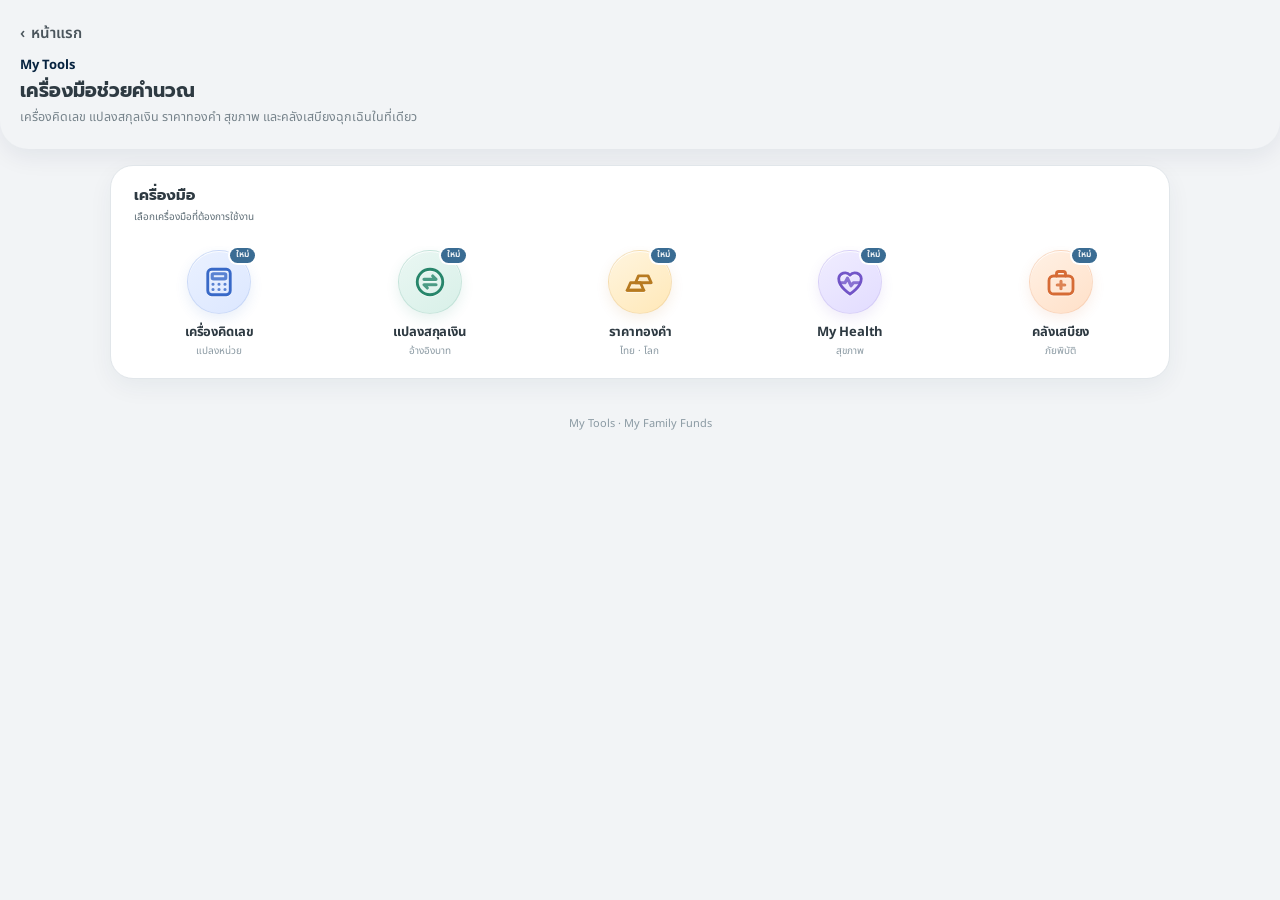
<file: tools/index.html>
<!DOCTYPE html>
<html lang="th">
<head>
<meta charset="UTF-8"><meta name="viewport" content="width=device-width, initial-scale=1, viewport-fit=cover">
<meta name="theme-color" content="var(--bg)"><title>My Tools — เครื่องมือช่วยคำนวณ</title>
<link rel="preconnect" href="https://fonts.googleapis.com"><link href="https://fonts.googleapis.com/css2?family=Prompt:wght@400;500;600;700&family=Noto+Sans+Thai:wght@400;500;600;700&display=swap" rel="stylesheet">
<style>
:root{--primary:#072340;--primary-light:#3A6C93;--primary-soft:#E3EBF1;--surface:#fff;--ink:#2E3A42;--ink-soft:#5C6B74;--ink-faint:#8B9AA3;--navy:#072340;--blue:#3A6C93;--cyan:#E3EBF1;--bg:#F2F4F6;--line:#E1E6EA;--muted:#5C6B74;--green:#1F9D6C;--red:#E0654B;--white:#fff}*{box-sizing:border-box}body{margin:0;background:var(--bg);font-family:'Noto Sans Thai',sans-serif;color:var(--ink)}button,input,select{font:inherit}button{cursor:pointer}.hero{background:linear-gradient(130deg,var(--primary),var(--primary-light));color:white;padding:22px max(18px,calc((100vw - 1100px)/2)) 28px}.top{display:flex;align-items:center;gap:12px}.back{width:40px;height:40px;border:1px solid #ffffff55;border-radius:13px;background:#ffffff12;color:#fff;font-size:22px}.eyebrow{font-size:12px;opacity:.75;letter-spacing:.08em;margin:0 0 4px}.hero h1{font:700 27px Prompt,sans-serif;margin:0}.hero p:last-child{font-size:13px;opacity:.82;margin:6px 0 0}.wrap{max-width:1100px;margin:-12px auto 40px;padding:0 16px}.menu{display:grid;grid-template-columns:repeat(5,minmax(0,1fr));gap:12px;margin-bottom:18px}.menu button{background:var(--surface);border:1px solid var(--line);border-radius:18px;padding:16px 12px;text-align:left;color:var(--ink);box-shadow:0 5px 18px #163f5a08;transition:.15s}.menu button.active{border-color:var(--primary-light);box-shadow:0 0 0 2px var(--primary-soft);background:var(--bg)}.ico{display:grid;place-items:center;width:42px;height:42px;border-radius:14px;background:var(--cyan);font-size:21px;margin-bottom:10px}.menu strong{display:block;font:600 14px Prompt,sans-serif}.menu small{display:block;color:var(--muted);font-size:11px;margin-top:4px}.panel{background:var(--surface);border:1px solid var(--line);border-radius:22px;padding:22px;box-shadow:0 10px 28px #19384d08}.panelhead{display:flex;justify-content:space-between;align-items:flex-start;gap:10px;margin-bottom:20px}.panel h2{font:600 21px Prompt,sans-serif;margin:0}.panelhead p{margin:4px 0 0;color:var(--muted);font-size:13px}.pill{border-radius:99px;background:var(--primary-soft);color:var(--primary-light);padding:6px 10px;font-size:11px;white-space:nowrap}.layout{display:grid;grid-template-columns:minmax(0,1fr) minmax(260px,.78fr);gap:22px}.fields{display:grid;grid-template-columns:repeat(2,minmax(0,1fr));gap:14px}.field{min-width:0}.field.full{grid-column:1/-1}label{display:block;font-size:12px;font-weight:600;color:var(--muted);margin:0 0 6px}.inputwrap{position:relative}input,select{width:100%;border:1px solid var(--line);border-radius:12px;padding:12px 13px;background:var(--bg);color:var(--ink);outline:none;min-width:0}input:focus,select:focus{border-color:var(--primary-light);box-shadow:0 0 0 3px var(--primary-soft)}input[type=range]{padding:0;accent-color:var(--blue);box-shadow:none;border:0;background:transparent}.hint{font-size:11px;color:var(--muted);margin-top:5px}.results{border-radius:18px;padding:20px;background:linear-gradient(145deg,var(--primary),var(--primary-light));color:white;align-self:start}.result-label{font-size:12px;opacity:.75}.big{font:700 clamp(25px,4vw,34px) Prompt,sans-serif;margin:5px 0 16px;overflow-wrap:anywhere}.resultrow{display:flex;justify-content:space-between;gap:12px;border-top:1px solid #ffffff28;padding:11px 0;font-size:12px}.resultrow b{font-size:13px;text-align:right}.resultrow:last-child{padding-bottom:0}.note{font-size:11px;color:var(--muted);line-height:1.7;margin:16px 0 0}.positive{color:#7FD1AE}.negative{color:#F3B5A8}.hidden{display:none!important}.fund-table{width:100%;border-collapse:collapse;font-size:12px;margin-top:8px}.fund-table th{text-align:left;color:var(--muted);font-weight:600;padding:9px 5px;border-bottom:1px solid var(--line)}.fund-table td{padding:7px 4px;border-bottom:1px solid var(--line)}.fund-table input{padding:9px 8px;border-radius:9px}.fund-table .pct{width:78px}.fund-table .fundname{min-width:95px}.fund-table button{border:0;background:#F3DFDA;color:#E0654B;border-radius:8px;padding:8px}.actions{display:flex;flex-wrap:wrap;gap:8px;margin-top:12px}.secondary,.primary{border-radius:11px;padding:10px 14px;font-size:12px;font-weight:600}.secondary{background:var(--surface);border:1px solid var(--line);color:var(--muted)}.primary{background:var(--blue);border:0;color:white}.bar{height:8px;background:var(--line);border-radius:99px;overflow:hidden;margin:10px 0}.bar span{display:block;height:100%;background:linear-gradient(90deg,var(--primary-light),var(--primary-light));border-radius:99px}.chartgrid{display:grid;grid-template-columns:1.5fr 1fr;gap:14px;margin-top:16px}.chartcard{border:1px solid var(--line);border-radius:16px;padding:14px;min-width:0}.chartcard h3{font:600 14px Prompt,sans-serif;margin:0 0 10px}.chartcard canvas{width:100%;height:220px;display:block}.sso-subnav{display:flex;gap:8px;flex-wrap:wrap;margin:-4px 0 18px}.sso-subnav button{border:1px solid var(--line);border-radius:10px;background:var(--surface);padding:9px 12px;color:var(--ink);font-size:12px}.sso-subnav button.active{background:var(--primary-soft);border-color:var(--primary-light);color:var(--primary-light)}.tablewrap{overflow:auto;max-height:320px;border:1px solid var(--line);border-radius:12px;margin-top:12px}.amort{border-collapse:collapse;width:100%;font-size:11px;white-space:nowrap}.amort th,.amort td{padding:8px;border-bottom:1px solid var(--line);text-align:right}.amort th:first-child,.amort td:first-child{text-align:left}.footer{text-align:center;font-size:11px;color:var(--ink-faint);padding:18px 0 0}.error{color:var(--red);font-size:12px;margin-top:8px}.subhead{font:600 14px Prompt,sans-serif;margin:20px 0 8px}@media(max-width:760px){.chartgrid{grid-template-columns:1fr}.menu{grid-template-columns:repeat(2,minmax(0,1fr));gap:9px}.menu button{padding:13px}.layout{grid-template-columns:1fr}.panel{padding:17px}.hero h1{font-size:24px}.results{order:-1}.fields{gap:12px}}@media(max-width:390px){.fields{grid-template-columns:1fr}.field.full{grid-column:auto}.panelhead{display:block}.pill{display:inline-block;margin-top:10px}}

/* Mobile-first finance dashboard polish */
body{background:linear-gradient(180deg,var(--bg) 0%,var(--bg) 100%);-webkit-text-size-adjust:100%}
.hero{background:linear-gradient(135deg,var(--primary),var(--primary-light));padding-top:max(18px,env(safe-area-inset-top));border-radius:0 0 26px 26px}
.wrap{margin-top:-14px}
.menu button{border-radius:17px;min-height:112px;position:relative;overflow:hidden}
.menu button.active{background:linear-gradient(150deg,#fff,var(--bg));border-color:var(--primary-light);box-shadow:0 6px 18px color-mix(in srgb,var(--primary-light) 9%,transparent)}
.ico{border-radius:14px;background:linear-gradient(145deg,var(--primary-soft),var(--primary-soft));color:var(--primary-light)}
.panel{border-radius:22px;border-color:var(--line);box-shadow:0 8px 24px color-mix(in srgb,var(--primary) 4%,transparent)}
.panelhead{margin-bottom:16px}
.results{background:linear-gradient(145deg,var(--primary-soft),var(--primary-soft));color:var(--primary);border:1px solid var(--line);box-shadow:inset 0 1px var(--surface)}
.result-label{color:var(--muted);opacity:1}.resultrow{border-top-color:var(--line)}.big{color:var(--primary-light)}.positive{color:#1F9D6C}.negative{color:#E0654B}
input,select{border-radius:10px;background:var(--bg);min-height:44px;font-size:16px}
input[type=number],input[inputmode=decimal]{font-variant-numeric:tabular-nums}
button,.secondary,.primary{touch-action:manipulation;min-height:42px}
.primary{background:linear-gradient(90deg,var(--primary-light),var(--primary-light))}
.chartcard{border-radius:17px;background:var(--surface)}
.tablewrap{-webkit-overflow-scrolling:touch}
.fund-table-wrap{width:100%;max-width:100%;overflow-x:auto;-webkit-overflow-scrolling:touch;border:1px solid var(--line);border-radius:12px}.fund-table{width:100%;min-width:0;table-layout:fixed}.fund-table th,.fund-table td{overflow-wrap:anywhere}.fund-table th:nth-child(1){width:31%}.fund-table th:nth-child(2){width:32%}.fund-table th:nth-child(3){width:22%}.fund-table th:nth-child(4){width:15%}.fund-table input{width:100%;min-width:0;font-size:14px;min-height:40px;padding:8px 7px}.fund-table .pct{width:100%;background:var(--line);color:var(--muted);text-align:right}.fund-table .fundname{width:100%;min-width:0}.fund-table .fundamount{width:100%;min-width:0}
/* Avoid page overflow on phones; keep wide data tables swipeable */
html,body{max-width:100%;overflow-x:hidden}
@media(max-width:760px){
 .hero{padding-left:16px;padding-right:16px;padding-bottom:26px}.hero h1{font-size:23px;line-height:1.35}.hero p:last-child{line-height:1.6}
 .wrap{padding:0 12px;margin-bottom:24px}.menu{gap:8px}.menu button{padding:12px 11px;min-height:108px}.menu strong{font-size:13px;line-height:1.45}.menu small{font-size:10px}
 .panel{padding:14px;border-radius:19px}.panelhead{display:flex;gap:8px;align-items:flex-start}.panel h2{font-size:18px;line-height:1.4}.panelhead p{font-size:12px;line-height:1.5}.pill{font-size:10px;padding:5px 8px}
 .layout{gap:14px}.results{order:-1;padding:16px;border-radius:18px}.big{font-size:29px;margin-bottom:10px}.resultrow{padding:9px 0;font-size:12px}.fields{grid-template-columns:repeat(2,minmax(0,1fr));gap:11px}.field.full{grid-column:1/-1}
 .chartgrid{gap:10px}.chartcard{padding:12px}.chartcard canvas{height:190px}.sso-subnav{display:grid;grid-template-columns:1fr 1fr;gap:7px}.sso-subnav button{font-size:12px;padding:10px 8px}
 .actions>*{flex:1 1 auto}.fund-table{font-size:11px}.fund-table th{white-space:nowrap}.note{line-height:1.75}
}
@media(max-width:390px){.panelhead{display:flex}.panelhead .pill{max-width:104px;white-space:normal;text-align:center}.fields{grid-template-columns:1fr}.field.full{grid-column:auto}.menu button{min-height:100px}.big{font-size:26px}.results{padding:14px}.chartcard canvas{height:175px}}
@media(prefers-reduced-motion:reduce){*{scroll-behavior:auto!important;transition:none!important}}

  /* ---------- RETIREMENT PLANNER — uses the same Portfolio/Jitta visual system ---------- */
  .ret-wrap{padding:0 0 18px;}
  .ret-hero{
    background:radial-gradient(120% 140% at 15% 0%, var(--primary-light) 0%, var(--primary) 46%, var(--primary) 100%);
    border-radius:var(--radius-l); padding:24px 20px 22px; color:#fff;
    box-shadow:var(--shadow-hero); position:relative; overflow:hidden; margin-top:6px;
  }
  .ret-hero:after{
    content:""; position:absolute; right:-40px; top:-60px; width:220px; height:220px;
    border-radius:50%; background:radial-gradient(circle,rgba(255,255,255,.14),rgba(255,255,255,0) 70%);
  }
  .ret-kicker{font-size:11px;letter-spacing:.12em;font-weight:700;color:rgba(255,255,255,.72);margin:0 0 5px;}
  .ret-title{font-family:'Prompt','Noto Sans Thai',sans-serif;font-size:24px;line-height:1.15;margin:0;font-weight:700;}
  .ret-sub{font-size:12.5px;line-height:1.55;color:rgba(255,255,255,.82);margin:7px 0 0;max-width:330px;}
  .ret-hero-stat{display:flex;gap:10px;margin-top:20px;flex-wrap:wrap;}
  .ret-stat{flex:1;min-width:96px;background:rgba(255,255,255,.13);border:1px solid rgba(255,255,255,.18);border-radius:12px;padding:9px 12px;position:relative;overflow:hidden;}
  .ret-stat .k{font-size:11px;line-height:1.45;color:rgba(255,255,255,.7);min-height:32px;display:flex;align-items:flex-start;}
  .ret-stat .v{font-size:16px;line-height:1.2;font-weight:700;margin-top:2px;}
  .ret-stat:before{content:"";position:absolute;left:0;top:0;bottom:0;width:3px;}
  .ret-stat:nth-child(1):before{background:var(--gold);}.ret-stat:nth-child(2):before{background:var(--mint);}.ret-stat:nth-child(3):before{background:var(--coral);}
  .ret-tabs{
    display:grid;grid-template-columns:repeat(5,minmax(0,1fr));gap:5px;
    margin:12px 0;
    background:var(--surface);border:1px solid var(--line);border-radius:15px;padding:5px;
    box-shadow:var(--shadow-card);
  }
  .ret-tab{
    border:0;background:transparent;color:var(--ink-soft);border-radius:11px;
    padding:8px 3px;font:700 10px/1.15 'Noto Sans Thai','Prompt',sans-serif;cursor:pointer;
  }
  .ret-tab.active{background:var(--primary-soft);color:var(--primary);}
  .ret-panel{background:var(--surface);border:1px solid var(--line);border-radius:var(--radius-m);box-shadow:var(--shadow-card);padding:15px;margin-bottom:12px;}
  .ret-panel h3{margin:0;font-size:16px;}
  .ret-panel .sub{margin:3px 0 13px;color:var(--ink-soft);font-size:12px;line-height:1.5;}
  .ret-grid{display:grid;grid-template-columns:1fr 1fr;gap:10px;}
  .ret-field label{display:block;font-size:11.5px;font-weight:700;color:var(--ink-soft);margin:0 0 5px;}
  .ret-field input,.ret-field select{
    width:100%;border:1px solid var(--line);background:var(--surface);color:var(--ink);
    border-radius:11px;padding:10px 11px;font:600 13px 'Noto Sans Thai','Prompt',sans-serif;outline:none;
  }
  .ret-field input:focus,.ret-field select:focus{border-color:var(--primary);box-shadow:0 0 0 3px var(--primary-soft);}
  .ret-field.full{grid-column:1/-1;}
  .ret-help{font-size:10.5px;color:var(--ink-faint);line-height:1.5;margin-top:10px;}
  .ret-actions{display:flex;gap:8px;margin-top:12px;}
  .ret-btn{border:0;border-radius:11px;padding:10px 14px;font:700 12px 'Noto Sans Thai','Prompt',sans-serif;cursor:pointer;}
  .ret-btn.primary{background:var(--primary);color:#fff;}
  .ret-btn.ghost{background:var(--primary-soft);color:var(--primary);}
  .ret-result-grid{display:grid;grid-template-columns:1fr 1fr;gap:9px;margin-top:12px;}
  .ret-result{background:var(--bg);border:1px solid var(--line);border-radius:13px;padding:11px;}
  .ret-result .k{font-size:10.5px;color:var(--ink-soft);}
  .ret-result .v{font-size:17px;font-weight:700;margin-top:2px;}
  .ret-result.emph{background:var(--primary-soft);border-color:#DCEFE4;}
  .ret-result.emph .v{color:var(--primary-light);}
  .ret-progress{height:9px;border-radius:999px;background:var(--line);overflow:hidden;margin-top:8px;}
  .ret-progress > i{display:block;height:100%;width:0;background:linear-gradient(90deg,var(--primary-light),var(--primary));border-radius:inherit;transition:width .25s ease;}
  .ret-note{font-size:10px;color:var(--ink-faint);line-height:1.5;margin-top:11px;}
  .ret-sim-list{display:grid;gap:9px;margin-top:12px;}
  .ret-sim-row{display:grid;grid-template-columns:66px 1fr auto;align-items:center;gap:9px;}
  .ret-sim-label{font-size:11px;font-weight:700;color:var(--ink-soft);}
  .ret-sim-bar{height:10px;border-radius:999px;background:var(--line);overflow:hidden;}
  .ret-sim-bar i{display:block;height:100%;border-radius:inherit;background:var(--primary);}
  .ret-sim-value{font-size:11px;font-weight:700;min-width:68px;text-align:right;}
  .ret-plan-badge{display:inline-flex;align-items:center;gap:5px;padding:5px 9px;border-radius:999px;background:var(--primary-soft);color:var(--primary);font-size:10.5px;font-weight:700;}
  .ret-warning{background:var(--warning-soft);color:#8C6A20;border:1px solid #EBDDBA;border-radius:12px;padding:10px;font-size:11px;line-height:1.5;margin-top:10px;}
  @media(max-width:380px){
    .ret-grid,.ret-result-grid{grid-template-columns:1fr;}
    .ret-field.full{grid-column:auto;}
    .ret-tabs{gap:2px;padding:4px;}
    .ret-tab{font-size:9px;padding-left:1px;padding-right:1px;}
    .ret-hero{padding:20px 15px;}
  }


/* My Plan integration: use the latest Suksan mobile visual system */
#retirement .ret-wrap{--radius-l:20px;--shadow-hero:0 8px 24px color-mix(in srgb,var(--primary) 7%,transparent);--ink-soft:var(--muted);color:var(--ink);font-family:'Noto Sans Thai',sans-serif}
#retirement .ret-hero{background:linear-gradient(135deg,var(--primary),var(--primary-light));border-radius:20px;padding:20px 16px;color:#fff}
#retirement .ret-panel{background:var(--surface);border:1px solid var(--line);border-radius:17px;padding:16px;box-shadow:0 5px 18px color-mix(in srgb,var(--primary) 3%,transparent)}
#retirement .ret-field input{width:100%;min-width:0;min-height:44px;font-size:16px;border:1px solid var(--line);border-radius:10px;padding:10px 12px;background:var(--bg)}
#retirement .ret-tabs{display:flex;gap:6px;overflow-x:auto;-webkit-overflow-scrolling:touch;margin:12px 0;padding:4px}
#retirement .ret-tab{flex:1 0 auto;min-height:42px;border-radius:11px;padding:9px 12px;border:1px solid var(--line);background:var(--surface);color:var(--muted)}
#retirement .ret-tab.active{background:var(--primary-soft);border-color:var(--primary-light);color:var(--primary-light)}
#retirement .ret-btn{min-height:42px;border-radius:11px;padding:10px 13px}
#retirement .ret-result-grid{display:grid;grid-template-columns:repeat(2,minmax(0,1fr));gap:9px}
#retirement .ret-result{min-width:0;overflow-wrap:anywhere;border-radius:13px;padding:12px;background:var(--bg)}
#retirement .ret-hero-stat{display:grid;grid-template-columns:repeat(3,minmax(0,1fr));gap:8px}
#retirement .ret-stat{min-width:0;overflow-wrap:anywhere}
#retirement .ret-grid{display:grid;grid-template-columns:repeat(2,minmax(0,1fr));gap:10px}
@media(max-width:600px){#retirement .ret-hero-stat{grid-template-columns:1fr}#retirement .ret-grid,#retirement .ret-result-grid{grid-template-columns:1fr}#retirement .ret-tabs{display:grid;grid-template-columns:repeat(2,minmax(0,1fr));overflow:visible}#retirement .ret-tab{min-width:0}#retirement .ret-panel{padding:13px}#retirement .ret-title{font-size:22px;line-height:1.4}}

</style><style id="mff-theme">
/* match the main app (shell.css): grey page, white header, navy primary, slate text */
body{background:var(--bg);color:var(--ink)}
.hero{background:var(--bg);color:var(--ink);box-shadow:0 8px 24px color-mix(in srgb,var(--primary) 7%,transparent);border-radius:0 0 28px 28px;padding:calc(18px + env(safe-area-inset-top,0px)) 20px 22px}
.hero .top{display:block}
.hero .back{all:unset;display:inline-flex;align-items:center;gap:6px;color:var(--ink);font:600 15px 'Noto Sans Thai',sans-serif;opacity:.85;cursor:pointer;margin-bottom:6px;padding:4px 0}
.hero .back::after{content:"หน้าแรก"}
.hero .eyebrow{color:var(--primary);font:700 13px 'Noto Sans Thai',sans-serif;letter-spacing:0;text-transform:none;margin:0 0 4px;opacity:1}
.hero h1{color:var(--ink);font:700 26px/1.25 'Prompt','Noto Sans Thai',sans-serif;margin:0}
.hero p:last-child{color:var(--muted);font-size:13px;line-height:1.55;margin:6px 0 0}
.wrap{margin-top:16px;padding:0 20px !important}
.menu{gap:14px !important}
.menu button{background:var(--surface);border:1px solid var(--line);border-radius:24px;box-shadow:0 4px 14px color-mix(in srgb,var(--primary) 5%,transparent);padding:16px !important;min-height:128px !important;text-align:left}
.menu button{display:flex !important;flex-direction:column;align-items:flex-start;justify-content:flex-start !important;gap:6px}
.menu button:last-child:nth-child(odd){grid-column:1/-1;min-height:104px !important}
.menu button.active{background:var(--surface);border-color:var(--primary-light);box-shadow:0 6px 18px color-mix(in srgb,var(--primary-light) 13%,transparent)}
.menu strong{color:var(--ink);font-size:15px !important}.menu small{color:var(--muted);font-size:11.5px !important}
.ico{background:var(--primary-soft);color:var(--primary);border-radius:16px}
.panel,.chartcard{border-color:var(--line);border-radius:22px;box-shadow:0 4px 14px color-mix(in srgb,var(--primary) 4%,transparent);background:var(--surface)}
.results{background:var(--primary-soft);color:var(--primary);border:1px solid var(--line)}
.result-label{color:var(--muted)}.resultrow{border-top-color:var(--line)}.big{color:var(--primary)}.positive{color:#1F9D6C}.negative{color:#E0654B}
input,select{background:var(--bg);border-color:var(--line)}
.primary{background:var(--primary);color:#fff}
.footer{color:var(--ink-faint)}
#retirement.panel{background:none;border:0;box-shadow:none;padding:0}
#retirement .ret-tabs>*:last-child:nth-child(odd){grid-column:1/-1}
body{display:flex;flex-direction:column;min-height:100vh}.footer{order:99;margin-top:auto}
/* ===== My Plan v2: icon-circle menu (app palette) + new calculators ===== */
.menu.menu-grid{background:var(--surface);border:1px solid var(--line);border-radius:22px;padding:16px 10px 12px;grid-template-columns:repeat(3,minmax(0,1fr));gap:14px 4px;box-shadow:0 8px 24px color-mix(in srgb,var(--primary) 4%,transparent)}
.menu.menu-grid .menu-title{grid-column:1/-1;margin:0 8px 2px;font:700 17px Prompt,sans-serif;color:var(--navy)}
.menu.menu-grid .menu-title small{display:block;font:400 11.5px 'Noto Sans Thai',sans-serif;color:var(--muted);margin-top:2px}
.menu.menu-grid button{background:transparent!important;border:0!important;box-shadow:none!important;border-radius:16px;min-height:0!important;padding:4px 2px 6px!important;display:flex;flex-direction:column;align-items:center;text-align:center;gap:0}
.menu.menu-grid button:active{background:var(--bg)!important}
.menu.menu-grid .ico{width:64px;height:64px;border-radius:50%;margin:0 0 8px;background:radial-gradient(circle at 30% 25%,var(--bg),var(--primary-soft) 70%);box-shadow:inset 0 0 0 1px var(--line);display:grid;place-items:center;font-size:0}
.menu.menu-grid .ico svg{width:36px;height:36px;stroke:var(--primary);stroke-width:1.6;fill:none;stroke-linecap:round;stroke-linejoin:round}
.menu.menu-grid .ico svg .ac{stroke:var(--primary-light)}
.menu.menu-grid .ico svg .fl{fill:color-mix(in srgb,var(--primary-light) 20%,transparent);stroke:var(--primary-light)}
.menu.menu-grid strong{font:600 12.5px/1.35 Prompt,sans-serif;color:var(--ink)}
.menu.menu-grid small{font-size:9.5px;color:var(--ink-faint);margin-top:2px}
.menu.menu-grid .ico{position:relative}.menu.menu-grid button.tag-new .ico:after{content:"ใหม่";position:absolute;top:-3px;right:-8px;font:600 8.5px 'Noto Sans Thai',sans-serif;color:#fff;background:var(--primary-light);border-radius:99px;padding:1px 6px;line-height:1.5;box-shadow:0 0 0 2px var(--surface)}
@media(min-width:900px){.menu.menu-grid{grid-template-columns:repeat(5,minmax(0,1fr))}}
.matrix-wrap{overflow-x:auto;-webkit-overflow-scrolling:touch;border:1px solid var(--line);border-radius:14px;margin-top:8px}
.matrix{width:100%;border-collapse:collapse;font-size:11.5px;min-width:0;font-variant-numeric:tabular-nums}
.matrix th{background:var(--bg);color:var(--muted);font-weight:600;padding:8px 4px;text-align:center;border-bottom:1px solid var(--line)}
.matrix td{padding:9px 3px;text-align:center;border-bottom:1px solid var(--surface);font-weight:600}
.matrix td.rowh{background:var(--bg);color:var(--muted);font-weight:600}
.legend-bar{display:flex;align-items:center;gap:8px;font-size:11px;color:var(--muted);margin-top:8px}
.legend-bar i{flex:1;height:8px;border-radius:99px;background:linear-gradient(90deg,var(--primary-soft),var(--primary-light))}
.goalbox{background:linear-gradient(145deg,var(--bg),var(--primary-soft));border:1px solid var(--line);border-radius:16px;padding:14px 16px;margin-bottom:14px}
.goalbox b{display:block;font:700 24px Prompt,sans-serif;color:var(--primary)}
.goalbox span{font-size:12px;color:var(--muted)}
.warn-box{background:#FCEFEA;border:1px solid #F3D0C6;color:#B5472F;border-radius:12px;padding:10px 12px;font-size:12px;line-height:1.6;margin-top:10px}
.info-box{background:var(--primary-soft);border:1px solid var(--line);color:var(--primary);border-radius:12px;padding:10px 12px;font-size:12px;line-height:1.7;margin-top:10px}
.rate-table{width:100%;border-collapse:collapse;font-size:12px;margin-top:8px}.rate-table th{text-align:left;color:var(--muted);font-weight:600;padding:7px 4px;border-bottom:1px solid var(--line)}.rate-table td{padding:7px 4px;border-bottom:1px solid var(--line)}.rate-table tr.cur td{background:var(--primary-soft);font-weight:700}
html[data-theme="dark"] .primary,html[data-theme="dark"] .menu.menu-grid button.tag-new .ico:after{color:#12151C}
html[data-theme="dark"] .hero{box-shadow:0 8px 24px #0006}
</style><script src="../themes.js"></script><script>window.TC=function(n,f){try{return getComputedStyle(document.documentElement).getPropertyValue(n).trim()||f}catch(e){return f}};</script>
<link rel="stylesheet" href="tools.css"><style id="mff-no-flash">html{overscroll-behavior-y:contain;touch-action:manipulation}button,a,[role=button],.back{-webkit-tap-highlight-color:transparent;-webkit-touch-callout:none}button,[role=button],.back,.hm-menu a{-webkit-user-select:none;user-select:none}</style><script src="../icon-system.js"></script><style id="mff-unify-hero">header.hero h1{font-size:19px!important;line-height:1.25!important}header.hero p:not(.eyebrow){font-size:12.5px!important;line-height:1.45!important}</style></head><body>
<header class="hero"><div class="top"><button class="back" onclick="location.href='../index.html'" aria-label="กลับหน้าหลัก">‹</button><div><p class="eyebrow">My Tools</p><h1>เครื่องมือช่วยคำนวณ</h1><p>เครื่องคิดเลข แปลงสกุลเงิน ราคาทองคำ สุขภาพ และคลังเสบียงฉุกเฉินในที่เดียว</p></div></div></header>
<main class="wrap"><button type="button" id="myPlanBack" class="secondary hidden" style="margin:0 0 14px;min-height:44px" aria-label="กลับไปหน้า My Tools">‹ กลับไปหน้า My Tools</button><nav class="menu menu-grid" aria-label="เลือกเครื่องมือ"><div class="menu-title">เครื่องมือ<small>เลือกเครื่องมือที่ต้องการใช้งาน</small></div>
<button data-tab="calc" class="tag-new"><span class="ico"><svg viewBox="0 0 24 24"><rect x="4.5" y="3.5" width="15" height="17" rx="2.6"/><rect class="ac" x="7.5" y="6.5" width="9" height="3.4" rx=".8"/><path class="ac" d="M8 13.5h.01M12 13.5h.01M16 13.5h.01M8 17h.01M12 17h.01M16 17h.01"/></svg></span><strong>เครื่องคิดเลข</strong><small>แปลงหน่วย</small></button>
<button data-tab="fx" class="tag-new"><span class="ico"><svg viewBox="0 0 24 24"><circle cx="12" cy="12" r="8.5"/><path class="ac" d="M8 10.2h8l-2.2-2.2M16 13.8H8l2.2 2.2"/></svg></span><strong>แปลงสกุลเงิน</strong><small>อ้างอิงบาท</small></button>
<button data-tab="gold" class="tag-new"><span class="ico"><svg viewBox="0 0 24 24"><path d="M3.5 17.5l2.2-5h6.6l2.2 5z"/><path class="fl" d="M9 12.5l2-4.6h6.4l2.1 4.6z"/><path class="ac" d="M3.5 17.5h11"/></svg></span><strong>ราคาทองคำ</strong><small>ไทย · โลก</small></button>
<button data-tab="health" class="tag-new"><span class="ico"><svg viewBox="0 0 24 24"><path d="M12 20s-7.5-4.6-7.5-10.2A4.3 4.3 0 0 1 12 7.4a4.3 4.3 0 0 1 7.5 2.4C19.5 15.4 12 20 12 20z"/><path class="ac" d="M5.5 12.5h3.2l1.6-3 2.4 5 1.6-2h4.2"/></svg></span><strong>My Health</strong><small>สุขภาพ</small></button>
<button data-tab="supply" class="tag-new"><span class="ico"><svg viewBox="0 0 24 24"><rect x="4" y="8" width="16" height="12" rx="3"/><path d="M9 8V6.5A1.5 1.5 0 0 1 10.5 5h3A1.5 1.5 0 0 1 15 6.5V8"/><path class="ac" d="M12 11.5v5M9.5 14h5"/></svg></span><strong>คลังเสบียง</strong><small>ภัยพิบัติ</small></button>
</nav>
<nav class="menu menu-grid hidden" id="healthMenu" aria-label="My Health"><div class="menu-title">My Health<small>เครื่องมือดูแลสุขภาพ เลือกโมดูลที่ต้องการ</small></div>
<button data-tab="bmi" class="tag-new"><span class="ico"><svg viewBox="0 0 24 24"><rect x="4" y="4.5" width="16" height="15" rx="3.2"/><path class="ac" d="M8.2 10a5 5 0 0 1 7.6 0"/><path class="fl" d="M12 14.2l2-3"/></svg></span><strong>ดัชนีมวลกาย</strong><small>BMI</small></button>
<button data-tab="cal" class="tag-new"><span class="ico"><svg viewBox="0 0 24 24"><path d="M12 3.5c1 3.2 4.5 5 4.5 9a4.5 4.5 0 0 1-9 0c0-2 .9-3.3 2-4.4.2 1.1.8 1.8 1.6 2 .1-2.4.2-4 .9-6.6z"/><path class="fl" d="M12 20a2 2 0 0 1-2-2c0-1.2 1-2 2-3 1 1 2 1.8 2 3a2 2 0 0 1-2 2z"/></svg></span><strong>แคลอรี่ต่อวัน</strong><small>Calorie</small></button>
<button data-tab="macro" class="tag-new"><span class="ico"><svg viewBox="0 0 24 24"><circle cx="12" cy="12" r="8.5"/><path class="ac" d="M12 3.5V12l6 6"/><path class="fl" d="M12 12H3.5"/></svg></span><strong>สัดส่วนอาหาร</strong><small>Macros</small></button>
<button data-tab="water" class="tag-new"><span class="ico"><svg viewBox="0 0 24 24"><path d="M12 3.5c3 3.8 5.5 6.6 5.5 10a5.5 5.5 0 0 1-11 0c0-3.4 2.5-6.2 5.5-10z"/><path class="ac" d="M9.5 14.5a2.6 2.6 0 0 0 2.2 2.2"/></svg></span><strong>น้ำดื่มต่อวัน</strong><small>Water</small></button>
<button data-tab="wlog" class="tag-new"><span class="ico"><svg viewBox="0 0 24 24"><rect x="3.5" y="4.5" width="17" height="15" rx="2.6"/><path class="ac" d="M7 15.5l3-3.5 2.5 2 4-5"/><path class="fl" d="M7 8h3"/></svg></span><strong>บันทึกน้ำหนัก</strong><small>Weight Log</small></button>
<button data-tab="meal" class="tag-new"><span class="ico"><svg viewBox="0 0 24 24"><path d="M4 12h16a8 8 0 0 1-16 0z"/><path class="ac" d="M9 8.5c0-1.2 1-1.6 1-2.8M13 8.5c0-1.2 1-1.6 1-2.8"/><path class="fl" d="M8 20h8"/></svg></span><strong>เมนูอาหาร 7 วัน</strong><small>Meal Plan</small></button>
</nav>
<section class="panel hidden" id="calc"><div class="panelhead"><div><h2>เครื่องคิดเลข &amp; แปลงหน่วย</h2><p>คิดเลขแบบ Windows พร้อมโหมดวิทยาศาสตร์ และแปลงหน่วย 13 หมวด รวมหน่วยไทย (ไร่ งาน วา บาททองคำ)</p></div><span class="pill">Calculator</span></div><div class="mpt-sub" data-mpt="calc-sub"><button type="button" data-sub="std">มาตรฐาน</button><button type="button" data-sub="sci">วิทยาศาสตร์</button><button type="button" data-sub="unit">แปลงหน่วย</button></div><div data-mpt="calc-body"></div></section>
<section class="panel hidden" id="fx"><div class="panelhead"><div><h2>แปลงสกุลเงิน</h2><p>อ้างอิงบาทไทย แปลงได้ทุกสกุลหลัก เก็บเรทล่าสุดไว้ใช้ตอนไม่มีอินเทอร์เน็ต</p></div><span class="pill">FX Rates</span></div><div data-mpt="fx-body"></div></section>
<section class="panel hidden" id="gold"><div class="panelhead"><div><h2>ราคาทองคำ</h2><p>ทองคำไทย 96.5% จากสมาคมค้าทองคำ ฮั่วเซ่งเฮง (96.5% และ 99.99%) และทองคำโลก</p></div><span class="pill">Gold</span></div><div data-mpt="gold-body"></div></section>
<section class="panel hidden" id="bmi"><div class="panelhead"><div><h2>ดัชนีมวลกาย (BMI)</h2><p>เกณฑ์สำหรับคนเอเชีย (WHO Asia-Pacific) พร้อมช่วงน้ำหนักที่เหมาะสม</p></div><span class="pill">BMI</span></div><div class="layout"><div class="fields"><div class="field"><label>เพศ</label><select data-h="sex"><option value="m">ชาย</option><option value="f">หญิง</option></select></div><div class="field"><label>ส่วนสูง (ซม.)</label><input data-h="h" type="number" inputmode="decimal" min="0" step="1" placeholder=""></div><div class="field"><label>น้ำหนัก (กก.)</label><input data-h="w" type="number" inputmode="decimal" min="0" step="0.1" placeholder=""></div><div class="field"><label>รอบเอว (ซม.) ไม่บังคับ</label><input data-h="waist" type="number" inputmode="decimal" min="0" step="1" placeholder=""><div class=hint>วัดระดับสะดือ</div></div></div><aside class="results"><div class="result-label">ค่า BMI</div><div class="big" id="hBmi">—</div><div id="hBmiCat" style="font:600 14px Prompt,sans-serif;margin:2px 0 4px">—</div><div id="hBmiBar"></div><div class="resultrow"><span>น้ำหนักที่เหมาะสม</span><b id="hBmiRange">—</b></div><div class="resultrow"><span>ส่วนต่างถึงช่วงปกติ</span><b id="hBmiDiff">—</b></div><div class="resultrow"><span>รอบเอว</span><b id="hWaistOut">—</b></div></aside></div><p class="note">เกณฑ์คนเอเชีย: ต่ำกว่า 18.5 น้ำหนักต่ำ · 18.5–22.9 ปกติ · 23–24.9 ท้วม · 25–29.9 อ้วนระดับ 1 · ตั้งแต่ 30 อ้วนระดับ 2 เกณฑ์รอบเอวเสี่ยง: ชายตั้งแต่ 90 ซม. หญิงตั้งแต่ 80 ซม. BMI ไม่แยกมวลกล้ามเนื้อ นักกีฬาหรือผู้สูงอายุอาจแปลผลต่างออกไป</p><div class="info-box">ผลที่ได้เป็นค่าประมาณเพื่อใช้วางแผนเบื้องต้น ไม่ใช่คำแนะนำทางการแพทย์ หากมีโรคประจำตัว ตั้งครรภ์ หรือต้องการควบคุมอาหารอย่างจริงจัง ควรปรึกษาแพทย์หรือนักกำหนดอาหาร ข้อมูลที่กรอกเก็บในเครื่องนี้เท่านั้น</div></section>
<section class="panel hidden" id="cal"><div class="panelhead"><div><h2>แคลอรี่ต่อวัน</h2><p>พลังงานที่ร่างกายใช้ (BMR/TDEE) และแคลอรี่เป้าหมายตามน้ำหนักที่ต้องการ</p></div><span class="pill">Calorie</span></div><div class="layout"><div class="fields"><div class="field"><label>เพศ</label><select data-h="sex"><option value="m">ชาย</option><option value="f">หญิง</option></select></div><div class="field"><label>อายุ (ปี)</label><input data-h="age" type="number" inputmode="decimal" min="0" step="1" placeholder=""></div><div class="field"><label>ส่วนสูง (ซม.)</label><input data-h="h" type="number" inputmode="decimal" min="0" step="1" placeholder=""></div><div class="field"><label>น้ำหนัก (กก.)</label><input data-h="w" type="number" inputmode="decimal" min="0" step="0.1" placeholder=""></div><div class="field"><label>ระดับกิจกรรม</label><select data-h="act"><option value="1.2">นั่งทำงาน แทบไม่ออกกำลัง</option><option value="1.375">ออกกำลังเบาๆ 1–3 วัน/สัปดาห์</option><option value="1.55">ออกกำลังปานกลาง 3–5 วัน/สัปดาห์</option><option value="1.725">ออกกำลังหนัก 6–7 วัน/สัปดาห์</option><option value="1.9">หนักมาก / งานใช้แรงทั้งวัน</option></select></div><div class="field"><label>เป้าหมาย</label><select data-h="goal"><option value="lose">ลดน้ำหนัก</option><option value="keep">คงน้ำหนัก</option><option value="gain">เพิ่มน้ำหนัก</option></select></div></div><aside class="results"><div class="result-label">แคลอรี่เป้าหมายต่อวัน (kcal)</div><div class="big" id="hTarget">—</div><div class="resultrow"><span>พลังงานพื้นฐาน (BMR)</span><b id="hBmr">—</b></div><div class="resultrow"><span>ใช้จริงต่อวัน (TDEE)</span><b id="hTdee">—</b></div><div class="resultrow"><span>คาดว่าน้ำหนักเปลี่ยน</span><b id="hCalChange">—</b></div><p class="note" id="hCalNote" style="margin-top:10px"></p></aside></div><p class="note">คำนวณด้วยสูตร Mifflin-St Jeor แล้วคูณระดับกิจกรรม การลดน้ำหนักตั้งค่าขั้นต่ำไว้ที่ 1,500 kcal (ชาย) และ 1,200 kcal (หญิง) เพื่อความปลอดภัย</p><div class="info-box">ผลที่ได้เป็นค่าประมาณเพื่อใช้วางแผนเบื้องต้น ไม่ใช่คำแนะนำทางการแพทย์ หากมีโรคประจำตัว ตั้งครรภ์ หรือต้องการควบคุมอาหารอย่างจริงจัง ควรปรึกษาแพทย์หรือนักกำหนดอาหาร ข้อมูลที่กรอกเก็บในเครื่องนี้เท่านั้น</div></section>
<section class="panel hidden" id="macro"><div class="panelhead"><div><h2>สัดส่วนอาหาร</h2><p>แบ่งแคลอรี่เป้าหมายเป็นคาร์โบไฮเดรต โปรตีน และไขมัน (กรัมต่อวัน)</p></div><span class="pill">Macros</span></div><div class="layout"><div class="fields"><div class="field"><label>เพศ</label><select data-h="sex"><option value="m">ชาย</option><option value="f">หญิง</option></select></div><div class="field"><label>อายุ (ปี)</label><input data-h="age" type="number" inputmode="decimal" min="0" step="1" placeholder=""></div><div class="field"><label>ส่วนสูง (ซม.)</label><input data-h="h" type="number" inputmode="decimal" min="0" step="1" placeholder=""></div><div class="field"><label>น้ำหนัก (กก.)</label><input data-h="w" type="number" inputmode="decimal" min="0" step="0.1" placeholder=""></div><div class="field"><label>ระดับกิจกรรม</label><select data-h="act"><option value="1.2">นั่งทำงาน แทบไม่ออกกำลัง</option><option value="1.375">ออกกำลังเบาๆ 1–3 วัน/สัปดาห์</option><option value="1.55">ออกกำลังปานกลาง 3–5 วัน/สัปดาห์</option><option value="1.725">ออกกำลังหนัก 6–7 วัน/สัปดาห์</option><option value="1.9">หนักมาก / งานใช้แรงทั้งวัน</option></select></div><div class="field"><label>เป้าหมาย</label><select data-h="goal"><option value="lose">ลดน้ำหนัก</option><option value="keep">คงน้ำหนัก</option><option value="gain">เพิ่มน้ำหนัก</option></select></div><div class="field"><label>สัดส่วน</label><select data-h="preset"><option value="bal">สมดุล (คาร์บ 50 / โปรตีน 20 / ไขมัน 30)</option><option value="high">โปรตีนสูง (40 / 30 / 30)</option><option value="low">คาร์บต่ำ (25 / 30 / 45)</option></select></div></div><aside class="results"><div class="result-label">แคลอรี่เป้าหมายต่อวัน (kcal)</div><div class="big" id="hMt">—</div><div id="hMbar" style="margin:6px 0 4px"></div><div class="resultrow"><span>คาร์โบไฮเดรต</span><b id="hMc">—</b></div><div class="resultrow"><span>โปรตีน</span><b id="hMp">—</b></div><div class="resultrow"><span>ไขมัน</span><b id="hMf">—</b></div><div class="resultrow"><span>โปรตีนต่อน้ำหนักตัว</span><b id="hMkg">—</b></div></aside></div><p class="note">ข้อมูลส่วนตัวใช้ร่วมกับหน้าแคลอรี่ แก้ที่ไหนก็อัปเดตทุกหน้า คาร์บและโปรตีน 1 กรัม = 4 kcal ไขมัน 1 กรัม = 9 kcal</p><div class="info-box">ผลที่ได้เป็นค่าประมาณเพื่อใช้วางแผนเบื้องต้น ไม่ใช่คำแนะนำทางการแพทย์ หากมีโรคประจำตัว ตั้งครรภ์ หรือต้องการควบคุมอาหารอย่างจริงจัง ควรปรึกษาแพทย์หรือนักกำหนดอาหาร ข้อมูลที่กรอกเก็บในเครื่องนี้เท่านั้น</div></section>
<section class="panel hidden" id="meal"><div class="panelhead"><div><h2>เมนูอาหาร 7 วัน</h2><p>จัดเมนูเช้า กลางวัน เย็น ตั้งแต่วันจันทร์ถึงอาทิตย์ ให้ใกล้แคลอรี่และสัดส่วนอาหารเป้าหมายของคุณ</p></div><span class="pill">Meal Plan</span></div><div class="layout"><div class="fields"><div class="field"><label>เพศ</label><select data-h="sex"><option value="m">ชาย</option><option value="f">หญิง</option></select></div><div class="field"><label>อายุ (ปี)</label><input data-h="age" type="number" inputmode="decimal" min="0" step="1" placeholder=""></div><div class="field"><label>ส่วนสูง (ซม.)</label><input data-h="h" type="number" inputmode="decimal" min="0" step="1" placeholder=""></div><div class="field"><label>น้ำหนัก (กก.)</label><input data-h="w" type="number" inputmode="decimal" min="0" step="0.1" placeholder=""></div><div class="field"><label>ระดับกิจกรรม</label><select data-h="act"><option value="1.2">นั่งทำงาน แทบไม่ออกกำลัง</option><option value="1.375">ออกกำลังเบาๆ 1–3 วัน/สัปดาห์</option><option value="1.55">ออกกำลังปานกลาง 3–5 วัน/สัปดาห์</option><option value="1.725">ออกกำลังหนัก 6–7 วัน/สัปดาห์</option><option value="1.9">หนักมาก / งานใช้แรงทั้งวัน</option></select></div><div class="field"><label>เป้าหมาย</label><select data-h="goal"><option value="lose">ลดน้ำหนัก</option><option value="keep">คงน้ำหนัก</option><option value="gain">เพิ่มน้ำหนัก</option></select></div><div class="field"><label>สัดส่วน</label><select data-h="preset"><option value="bal">สมดุล (คาร์บ 50 / โปรตีน 20 / ไขมัน 30)</option><option value="high">โปรตีนสูง (40 / 30 / 30)</option><option value="low">คาร์บต่ำ (25 / 30 / 45)</option></select></div><div class="field"><label>ไม่กิน / ข้อจำกัด</label><div class="mp-opts"><label><input type="checkbox" data-mx="pork"> ไม่กินหมู</label><label><input type="checkbox" data-mx="beef"> ไม่กินเนื้อวัว</label><label><input type="checkbox" data-mx="sea"> ไม่กินปลา/อาหารทะเล</label><label><input type="checkbox" data-mx="veg"> ไม่กินเนื้อสัตว์ (กินไข่/นมได้)</label></div></div></div><aside class="results"><div class="result-label">แคลอรี่เป้าหมายต่อวัน (kcal)</div><div class="big" id="hMealT">—</div><div style="display:grid;gap:8px;margin-top:10px"><button type="button" id="hMealShuffle" class="primary" style="width:100%;min-height:46px">🎲 สุ่มเมนูชุดใหม่</button><button type="button" id="hMealCopy" class="secondary" style="width:100%;min-height:44px">คัดลอกเป็นข้อความ (ส่งต่อ LINE)</button></div></aside></div><div id="hMealOut"></div><p class="note">แบ่งแคลอรี่ เช้า 30% · กลางวัน 40% · เย็น 30% ปรับปริมาณอาหารต่อจานให้ใกล้เป้า แคลอรี่และสารอาหารของแต่ละเมนูเป็นค่าประมาณ ขึ้นกับสูตรและขนาดจริง</p><div class="info-box">เป็นเพียงตัวอย่างเพื่อวางแผนเบื้องต้น ไม่ใช่คำแนะนำทางการแพทย์หรือโภชนาการเฉพาะบุคคล หากมีโรคประจำตัว แพ้อาหาร ตั้งครรภ์ หรือต้องการควบคุมอาหารอย่างเคร่งครัด ควรปรึกษาแพทย์หรือนักกำหนดอาหาร</div></section>
<section class="panel hidden" id="water"><div class="panelhead"><div><h2>น้ำดื่มต่อวัน</h2><p>ปริมาณน้ำที่ควรดื่มจากน้ำหนักตัวและเวลาออกกำลังกาย</p></div><span class="pill">Water</span></div><div class="layout"><div class="fields"><div class="field"><label>น้ำหนัก (กก.)</label><input data-h="w" type="number" inputmode="decimal" min="0" step="0.1" placeholder=""></div><div class="field"><label>ออกกำลังกายวันละ (นาที)</label><input data-h="ex" type="number" inputmode="decimal" min="0" step="5" placeholder=""></div></div><aside class="results"><div class="result-label">น้ำที่ควรดื่ม (มล./วัน)</div><div class="big" id="hWater">—</div><div class="resultrow"><span>คิดเป็นแก้ว</span><b id="hGlass">—</b></div><div class="resultrow"><span>คิดเป็นขวด</span><b id="hBottle">—</b></div></aside></div><p class="note">คำนวณคร่าวๆ จากน้ำหนัก × 35 มล. บวกอีก 350 มล. ต่อการออกกำลังกาย 30 นาที ปริมาณนี้รวมน้ำจากอาหารบางส่วนแล้ว อากาศร้อน ป่วย หรือมีโรคไต/หัวใจ ควรปรึกษาแพทย์</p><div class="info-box">ผลที่ได้เป็นค่าประมาณเพื่อใช้วางแผนเบื้องต้น ไม่ใช่คำแนะนำทางการแพทย์ หากมีโรคประจำตัว ตั้งครรภ์ หรือต้องการควบคุมอาหารอย่างจริงจัง ควรปรึกษาแพทย์หรือนักกำหนดอาหาร ข้อมูลที่กรอกเก็บในเครื่องนี้เท่านั้น</div></section>
<section class="panel hidden" id="wlog"><div class="panelhead"><div><h2>บันทึกน้ำหนัก</h2><p>จดน้ำหนักเป็นประจำ ดูแนวโน้มจากกราฟ และติดตามเป้าหมาย</p></div><span class="pill">Weight Log</span></div><div class="layout"><div class="fields"><div class="field"><label>วันที่</label><input id="hLogDate" type="date"></div><div class="field"><label>น้ำหนัก (กก.)</label><input id="hLogW" type="number" inputmode="decimal" min="0" step="0.1" placeholder="เช่น 68.5"></div><div class="field"><button type="button" id="hLogAdd" class="primary" style="width:100%;min-height:46px">บันทึกน้ำหนัก</button></div><div class="field"><label>น้ำหนักเป้าหมาย (กก.)</label><input data-h="wgoal" type="number" inputmode="decimal" min="0" step="0.1" placeholder=""></div></div><aside class="results"><div class="result-label">น้ำหนักล่าสุด (กก.)</div><div class="big" id="hLast">—</div><div class="resultrow"><span>เริ่มต้น</span><b id="hLogStart">—</b></div><div class="resultrow"><span>เปลี่ยนแปลงรวม</span><b id="hLogChg">—</b></div><div class="resultrow"><span>เทียบเป้าหมาย</span><b id="hLogGoal">—</b></div></aside></div><div class="mp3-card"><h3>กราฟน้ำหนัก</h3><div id="hChart"></div></div><div class="mp3-card"><h3>ประวัติ (30 รายการล่าสุด)</h3><div id="hLogList"></div></div><p class="note">บันทึกวันเดิมซ้ำจะเขียนทับค่าเดิม น้ำหนักล่าสุดจะอัปเดตไปยังหน้า BMI แคลอรี่ และน้ำดื่มให้อัตโนมัติ ข้อมูลเก็บในเครื่องนี้เท่านั้น ถ้าล้างข้อมูลเบราว์เซอร์ประวัติจะหาย</p></section>
<section class="panel hidden" id="supply"><div id="supBody"></div></section>
<div class="footer">My Tools · My Family Funds</div>
</main>
<script>
const $=id=>document.getElementById(id);
const HEALTH=['bmi','cal','macro','meal','water','wlog'];
let cur=null;
function hideAll(){document.querySelectorAll('main > .menu').forEach(x=>x.classList.add('hidden'));document.querySelectorAll('main > .panel').forEach(x=>x.classList.add('hidden'));}
function setBack(label){const b=$('myPlanBack');b.textContent='‹ '+label;b.classList.remove('hidden');}
function toTop(){window.scrollTo({top:0,behavior:'auto'});}
function showMenu(){cur=null;hideAll();document.querySelector('main > .menu:not(#healthMenu)').classList.remove('hidden');document.querySelectorAll('[data-tab]').forEach(x=>x.classList.remove('active'));$('myPlanBack').classList.add('hidden');toTop();}
function showHealth(){cur='health';hideAll();$('healthMenu').classList.remove('hidden');document.querySelectorAll('[data-tab]').forEach(x=>x.classList.remove('active'));setBack('กลับไปหน้า My Tools');toTop();}
function showTab(t){if(t==='health')return showHealth();cur=t;hideAll();document.querySelectorAll('[data-tab]').forEach(x=>x.classList.toggle('active',x.dataset.tab===t));const p=$(t);if(p)p.classList.remove('hidden');setBack(HEALTH.includes(t)?'กลับไปหน้า My Health':'กลับไปหน้า My Tools');toTop();}
document.querySelectorAll('[data-tab]').forEach(b=>b.addEventListener('click',()=>showTab(b.dataset.tab)));
$('myPlanBack').addEventListener('click',()=>{HEALTH.includes(cur)?showHealth():showMenu();});
</script>
<script src="../settings-store.js"></script>
<script src="tools-sync.js"></script>
<script src="tools.js"></script>
<script src="health.js"></script>
<script src="supply.js"></script>
<script>(function(){var h=location.hash.slice(1),p=h&&document.getElementById(h);if(p&&p.classList.contains("panel"))showTab(h)})();</script>

</body></html>
</file>
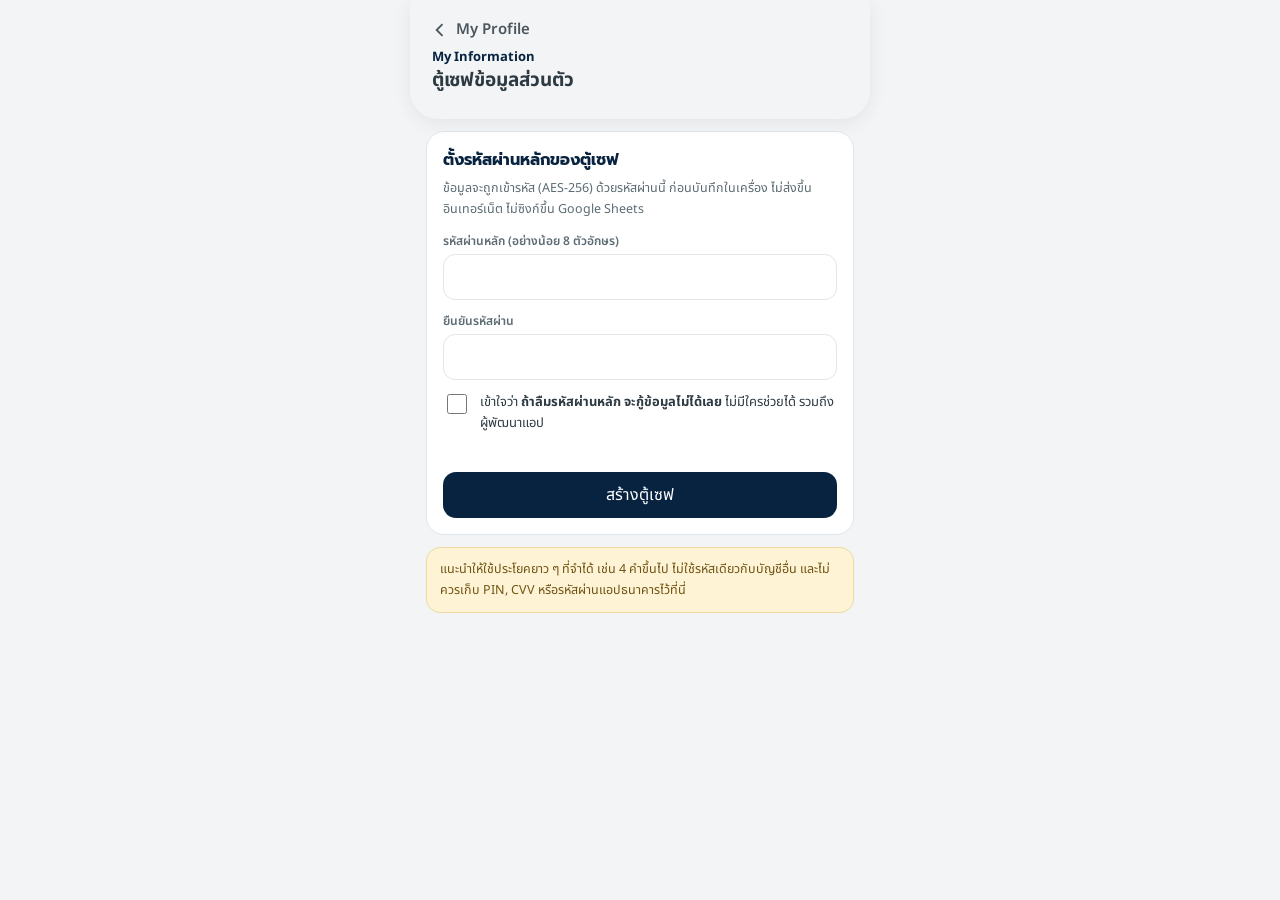
<file: vault/index.html>
<!DOCTYPE html>
<html lang="th">
<head>
<meta charset="UTF-8">
<meta name="viewport" content="width=device-width, initial-scale=1, viewport-fit=cover">
<meta name="robots" content="noindex,nofollow">
<meta name="referrer" content="no-referrer">
<title>My Information — ตู้เซฟข้อมูลส่วนตัว</title>
<meta name="theme-color" content="#072340">
<link rel="preconnect" href="https://fonts.googleapis.com">
<link href="https://fonts.googleapis.com/css2?family=Prompt:wght@500;600;700&family=Noto+Sans+Thai:wght@400;500;600;700&display=swap" rel="stylesheet">
<link rel="stylesheet" href="../shell.css">
<script src="../themes.js"></script>
<style>
:root{--vp:#072340;--vpl:#3A6C93;--vps:#E3EBF1;--vbg:#F2F4F6;--vsf:#fff;--vink:#2E3A42;--vsoft:#5C6B74;--vfaint:#8B9AA3;--vline:#E1E6EA;--vred:#E0654B;--vgreen:#1F9D6C}
*{box-sizing:border-box}
.vt{padding:0 16px 120px;max-width:560px;margin:0 auto}
.vt button,.vt input,.vt select,.vt textarea{font:inherit}
.v-card{background:var(--surface,var(--vsf));border:1px solid var(--line,var(--vline));border-radius:18px;padding:16px;margin:12px 0}
.v-card h3{margin:0 0 6px;font:700 16px Prompt,sans-serif;color:var(--primary,var(--vp))}
.v-card p,.v-note{font-size:12.5px;line-height:1.7;color:var(--ink-soft,var(--vsoft));margin:6px 0}
.v-warn{background:#FFF3D6;border:1px solid #F0D9A0;color:#6F5413;border-radius:14px;padding:11px 13px;font-size:12.5px;line-height:1.7;margin:12px 0}
.v-lab{display:block;font-size:12px;font-weight:600;color:var(--ink-soft,var(--vsoft));margin:12px 0 4px}
.v-in{width:100%;min-height:46px;padding:10px 12px;border:1px solid var(--line,var(--vline));border-radius:12px;background:var(--bg,var(--vbg));color:var(--ink,var(--vink));font-size:16px}
.v-btn{min-height:46px;padding:10px 16px;border:0;border-radius:13px;font-weight:700;font-size:14.5px;cursor:pointer;background:var(--primary,var(--vp));color:#fff;width:100%;margin-top:12px}
.v-btn.g{background:var(--primary-soft,var(--vps));color:var(--primary,var(--vp))}
.v-btn.d{background:#FBE8E3;color:#B5422B}
.v-btn:disabled{opacity:.55}
.v-row{display:flex;gap:8px}.v-row>*{flex:1;min-width:0}
.v-err{color:#B5422B;font-size:12.5px;margin-top:8px;min-height:18px}
.v-chk{display:flex;gap:10px;align-items:flex-start;font-size:13px;line-height:1.6;margin:12px 0 0;color:var(--ink,var(--vink))}.v-chk input{width:20px;height:20px;margin-top:2px;flex:none;accent-color:var(--primary,var(--vp))}
.v-top{display:flex;gap:8px;align-items:center;margin:14px 0 4px}.v-top .v-in{flex:1}
.v-item{display:flex;align-items:center;gap:12px;background:var(--surface,var(--vsf));border:1px solid var(--line,var(--vline));border-radius:16px;padding:12px 14px;margin:10px 0;cursor:pointer;width:100%;text-align:left;color:inherit}
.v-ico{width:42px;height:42px;border-radius:13px;background:var(--primary-soft,var(--vps));display:grid;place-items:center;font-size:20px;flex:none}
.v-item b{display:block;font-size:14.5px;color:var(--ink,var(--vink));overflow:hidden;text-overflow:ellipsis;white-space:nowrap}.v-item small{display:block;font-size:12px;color:var(--ink-faint,var(--vfaint));margin-top:2px;letter-spacing:.04em}
.v-item>div{min-width:0;flex:1}
.v-fab{position:fixed;right:18px;bottom:calc(86px + env(safe-area-inset-bottom,0px));width:56px;height:56px;border-radius:50%;border:0;background:var(--primary,var(--vp));color:#fff;font-size:28px;box-shadow:0 8px 20px #0004;cursor:pointer;z-index:20}
.v-sheet{position:fixed;inset:0;z-index:3000;background:var(--bg,var(--vbg));overflow-y:auto;-webkit-overflow-scrolling:touch}
.v-sheet .in{max-width:560px;margin:0 auto;padding:14px 16px calc(40px + env(safe-area-inset-bottom,0px))}
.v-sh-top{display:flex;align-items:center;justify-content:space-between;gap:8px;margin-bottom:6px}
.v-sh-top button{border:0;background:none;color:var(--primary,var(--vp));font-weight:700;font-size:14.5px;padding:10px 4px;cursor:pointer}
.v-f{padding:12px 0;border-bottom:1px solid var(--line,var(--vline))}.v-f:last-child{border:0}
.v-f .k{font-size:11.5px;color:var(--ink-faint,var(--vfaint))}.v-f .v{font:600 16px Prompt,'Noto Sans Thai',sans-serif;color:var(--ink,var(--vink));word-break:break-all;margin-top:2px;letter-spacing:.02em}
.v-f .a{display:flex;gap:8px;margin-top:8px}.v-f .a button{flex:none;min-height:36px;padding:6px 14px;border-radius:10px;border:1px solid var(--line,var(--vline));background:var(--surface,var(--vsf));color:var(--primary,var(--vp));font-weight:600;font-size:12.5px;cursor:pointer}
.v-er{display:grid;grid-template-columns:1fr 1.4fr 40px 34px;gap:6px;margin:8px 0;align-items:center}
.v-er .v-in{min-height:42px;font-size:14.5px;padding:8px 10px}
.v-er button{height:42px;border:1px solid var(--line,var(--vline));border-radius:10px;background:var(--surface,var(--vsf));cursor:pointer;font-size:15px}
.v-er button.on{background:var(--primary-soft,var(--vps))}
.v-lockbadge{display:inline-flex;gap:6px;align-items:center;font-size:12px;color:var(--ink-soft,var(--vsoft))}
.v-empty{text-align:center;color:var(--ink-faint,var(--vfaint));font-size:13.5px;padding:34px 10px;line-height:1.8}
.v-toast{position:fixed;left:50%;bottom:calc(96px + env(safe-area-inset-bottom,0px));transform:translateX(-50%);background:#14211d;color:#fff;padding:10px 16px;border-radius:12px;font-size:13px;z-index:4000;max-width:86vw;text-align:center}
.hidden{display:none!important}
</style>
<style id="mff-no-flash">html{overscroll-behavior-y:contain;touch-action:manipulation}button,a,[role=button],.back{-webkit-tap-highlight-color:transparent;-webkit-touch-callout:none}button,[role=button],.back,.hm-menu a{-webkit-user-select:none;user-select:none}</style><script src="../icon-system.js"></script></head>
<body>
<div class="mff-app">
  <div class="mff-hero-wrap" style="padding-bottom:20px;border-radius:0 0 28px 28px">
    <div class="mff-topbar">
      <a class="back" href="../profile/index.html"><svg viewBox="0 0 24 24" fill="none" stroke="currentColor" stroke-width="2.2"><path d="M15 5 8 12l7 7"/></svg>My Profile</a>
      <button type="button" id="lockNow" class="hidden" aria-label="ล็อกทันที" style="background:none;border:0;color:var(--primary);font-size:22px;width:44px;height:44px;cursor:pointer">🔒</button>
    </div>
    <div class="mff-hero" style="padding-top:0">
      <p class="eyebrow" style="margin-bottom:2px">My Information</p>
      <h1 style="font-size:19px;white-space:nowrap">ตู้เซฟข้อมูลส่วนตัว</h1>
    </div>
  </div>
  <main class="vt" id="root"></main>
</div>
<div id="sheetHost"></div>
<script src="../settings-store.js"></script>
<script src="vault-sync.js"></script>
<script>
(function(){
'use strict';
var KEY='mff_vault_v1', FAILK='mff_vault_fail_v1', ITER=600000, IDLE_MS=90*1000, HIDE_MS=20*1000;
var enc=new TextEncoder(), dec=new TextDecoder();
var cryptoKey=null, salt=null, iter=ITER, items=[], timers={idle:null,hide:null,reveal:{},clip:null};
var root=document.getElementById('root'), host=document.getElementById('sheetHost');

/* ---------- ตัวช่วย ---------- */
function $(s,r){return (r||document).querySelector(s)}
function esc(s){return String(s==null?'':s).replace(/[&<>"']/g,function(c){return{'&':'&amp;','<':'&lt;','>':'&gt;','"':'&quot;',"'":'&#39;'}[c]})}
function b64(buf){var a=new Uint8Array(buf),s='';for(var i=0;i<a.length;i++)s+=String.fromCharCode(a[i]);return btoa(s)}
function ub64(s){var b=atob(s),a=new Uint8Array(b.length);for(var i=0;i<b.length;i++)a[i]=b.charCodeAt(i);return a}
function uid(){var a=new Uint8Array(8);crypto.getRandomValues(a);return Array.prototype.map.call(a,function(x){return('0'+x.toString(16)).slice(-2)}).join('')}
function toast(t){var d=document.createElement('div');d.className='v-toast';d.textContent=t;document.body.appendChild(d);setTimeout(function(){d.remove()},2200)}
function stored(){try{var j=JSON.parse(localStorage.getItem(KEY)||'null');return j&&j.v===1&&j.salt&&j.iv&&j.ct?j:null}catch(e){return null}}
function today(){var d=new Date();return d.getFullYear()+('0'+(d.getMonth()+1)).slice(-2)+('0'+d.getDate()).slice(-2)}

/* ---------- เข้ารหัส: PBKDF2(SHA-256) → AES-GCM 256 ---------- */
async function derive(pw,saltBytes,it){
  var base=await crypto.subtle.importKey('raw',enc.encode(pw),'PBKDF2',false,['deriveKey']);
  return crypto.subtle.deriveKey({name:'PBKDF2',salt:saltBytes,iterations:it,hash:'SHA-256'},base,{name:'AES-GCM',length:256},false,['encrypt','decrypt'])
}
async function seal(){
  var iv=crypto.getRandomValues(new Uint8Array(12));
  var ct=await crypto.subtle.encrypt({name:'AES-GCM',iv:iv},cryptoKey,enc.encode(JSON.stringify({items:items})));
  localStorage.setItem(KEY,JSON.stringify({v:1,kdf:'PBKDF2-SHA256',iter:iter,salt:b64(salt),iv:b64(iv),ct:b64(ct)}));try{window.MFFVaultSync&&MFFVaultSync.push()}catch(e){}
}
async function open(pw){
  var s=stored(); if(!s)throw new Error('none');
  var k=await derive(pw,ub64(s.salt),s.iter||ITER);
  var pt=await crypto.subtle.decrypt({name:'AES-GCM',iv:ub64(s.iv)},k,ub64(s.ct));
  var d=JSON.parse(dec.decode(pt));
  cryptoKey=k;salt=ub64(s.salt);iter=s.iter||ITER;items=Array.isArray(d.items)?d.items:[]
}
async function create(pw){
  salt=crypto.getRandomValues(new Uint8Array(16));iter=ITER;cryptoKey=await derive(pw,salt,iter);items=[];await seal()
}
function lock(msg){
  cryptoKey=null;items=[];salt=null;clearTimeout(timers.idle);clearTimeout(timers.hide);
  Object.keys(timers.reveal).forEach(function(k){clearTimeout(timers.reveal[k])});timers.reveal={};
  host.innerHTML='';$('#lockNow').classList.add('hidden');render();if(msg)toast(msg)
}
function bump(){if(!cryptoKey)return;clearTimeout(timers.idle);timers.idle=setTimeout(function(){lock('ล็อกอัตโนมัติ (ไม่มีการใช้งาน)')},IDLE_MS)}
['click','keydown','touchstart','scroll'].forEach(function(ev){document.addEventListener(ev,bump,{passive:true,capture:true})});
document.addEventListener('visibilitychange',function(){
  if(document.hidden){clearTimeout(timers.hide);timers.hide=setTimeout(function(){if(cryptoKey)lock('ล็อกอัตโนมัติ')},HIDE_MS)}
  else clearTimeout(timers.hide)});
window.addEventListener('pagehide',function(){if(cryptoKey)lock()});

/* ---------- กันเดารหัส (หน่วงเวลาเมื่อใส่ผิดซ้ำ) ---------- */
function failState(){try{return JSON.parse(localStorage.getItem(FAILK)||'{"n":0,"until":0}')}catch(e){return{n:0,until:0}}}
function failAdd(){var f=failState();f.n++;if(f.n>=3)f.until=Date.now()+Math.min(60,Math.pow(2,f.n-2))*1000;try{localStorage.setItem(FAILK,JSON.stringify(f))}catch(e){}}
function failReset(){try{localStorage.removeItem(FAILK)}catch(e){}}

/* ---------- ประเภทข้อมูล ---------- */
var TYPES={
  id:{n:'บัตรประชาชน',i:'🪪',f:[['เลขบัตรประชาชน',1],['ชื่อ-นามสกุล',0],['วันเกิด',0],['วันหมดอายุ',0]],main:0},
  bank:{n:'บัญชีธนาคาร',i:'🏦',f:[['ธนาคาร',0],['ชื่อบัญชี',0],['เลขบัญชี',1],['สาขา',0]],main:2},
  pass:{n:'หนังสือเดินทาง',i:'🛂',f:[['เลขพาสปอร์ต',1],['ชื่อ-นามสกุล',0],['วันหมดอายุ',0]],main:0},
  other:{n:'อื่น ๆ',i:'🔑',f:[['รายละเอียด',1]],main:0}
};
function maskVal(v){v=String(v||'');if(!v)return '—';var n=v.replace(/\s/g,'');return n.length>5?'•••••• '+n.slice(-4):'••••••'}
function preview(it){var t=TYPES[it.type]||TYPES.other,f=it.fields[t.main]||it.fields[0];if(!f)return '';return f.s?maskVal(f.v):String(f.v||'')}

/* ---------- หน้าจอ ---------- */
function render(){
  var s=stored();
  if(!s)return viewSetup();
  if(!cryptoKey)return viewLock();
  viewList();
}
function viewSetup(){
  root.innerHTML='<div class="v-card"><h3>ตั้งรหัสผ่านหลักของตู้เซฟ</h3><p>ข้อมูลจะถูกเข้ารหัส (AES-256) ด้วยรหัสผ่านนี้ ก่อนบันทึกในเครื่อง ไม่ส่งขึ้นอินเทอร์เน็ต ไม่ซิงก์ขึ้น Google Sheets</p>'
   +'<label class="v-lab" for="p1">รหัสผ่านหลัก (อย่างน้อย 8 ตัวอักษร)</label><input class="v-in" id="p1" type="password" autocomplete="new-password">'
   +'<label class="v-lab" for="p2">ยืนยันรหัสผ่าน</label><input class="v-in" id="p2" type="password" autocomplete="new-password">'
   +'<label class="v-chk"><input type="checkbox" id="ack"> <span>เข้าใจว่า <b>ถ้าลืมรหัสผ่านหลัก จะกู้ข้อมูลไม่ได้เลย</b> ไม่มีใครช่วยได้ รวมถึงผู้พัฒนาแอป</span></label>'
   +'<div class="v-err" id="err"></div><button class="v-btn" id="go">สร้างตู้เซฟ</button></div>'
   +'<div class="v-warn">แนะนำให้ใช้ประโยคยาว ๆ ที่จำได้ เช่น 4 คำขึ้นไป ไม่ใช้รหัสเดียวกับบัญชีอื่น และไม่ควรเก็บ PIN, CVV หรือรหัสผ่านแอปธนาคารไว้ที่นี่</div>';
  $('#go').onclick=async function(){
    var a=$('#p1').value,b=$('#p2').value,e=$('#err');e.textContent='';
    if(a.length<8){e.textContent='รหัสผ่านสั้นเกินไป (อย่างน้อย 8 ตัวอักษร)';return}
    if(a!==b){e.textContent='รหัสผ่านทั้งสองช่องไม่ตรงกัน';return}
    if(!$('#ack').checked){e.textContent='กรุณาติ๊กรับทราบเรื่องการกู้รหัสผ่านก่อน';return}
    this.disabled=true;this.textContent='กำลังสร้าง...';
    try{await create(a);$('#lockNow').classList.remove('hidden');bump();render();toast('สร้างตู้เซฟแล้ว')}catch(x){e.textContent='สร้างไม่สำเร็จ: เบราว์เซอร์นี้ไม่รองรับการเข้ารหัส';this.disabled=false;this.textContent='สร้างตู้เซฟ'}
  }
}
function viewLock(){
  root.innerHTML='<div class="v-card" style="text-align:center"><div style="font-size:42px">🔒</div><h3>ตู้เซฟถูกล็อกอยู่</h3><p>ใส่รหัสผ่านหลักเพื่อเปิด</p>'
   +'<input class="v-in" id="pw" type="password" autocomplete="current-password" placeholder="รหัสผ่านหลัก" style="text-align:center">'
   +'<div class="v-err" id="err"></div><button class="v-btn" id="go">ปลดล็อก</button>'
   +'<button class="v-btn g" id="more">สำรอง / กู้คืน / ลบตู้เซฟ</button></div>';
  var pw=$('#pw');
  function tick(){var f=failState(),w=Math.ceil((f.until-Date.now())/1000);if(w>0){$('#err').textContent='ใส่ผิดหลายครั้ง รอ '+w+' วินาที';$('#go').disabled=true;setTimeout(tick,500)}else if($('#go')){$('#go').disabled=false;if(failState().n>=3)$('#err').textContent=''}}
  tick();
  async function go(){
    var f=failState();if(f.until>Date.now())return;
    var e=$('#err'),b=$('#go');e.textContent='';b.disabled=true;b.textContent='กำลังตรวจสอบ...';
    try{await open(pw.value);failReset();pw.value='';$('#lockNow').classList.remove('hidden');bump();render()}
    catch(x){failAdd();b.textContent='ปลดล็อก';e.textContent='รหัสผ่านไม่ถูกต้อง';tick();b.disabled=failState().until>Date.now();pw.select()}
  }
  $('#go').onclick=go;pw.onkeydown=function(e){if(e.key==='Enter')go()};
  $('#more').onclick=function(){sheetTools(false)};
}
function viewList(){
  if(location.hash==='#migrate'&&!viewList._m){viewList._m=1;setTimeout(sheetMigrate,0)}
  var q=($('#q')&&$('#q').value||'').toLowerCase();
  var list=items.filter(function(it){return !q||String(it.title).toLowerCase().indexOf(q)>-1});
  root.innerHTML='<div class="v-top"><input class="v-in" id="q" type="search" placeholder="ค้นหาชื่อรายการ" value="'+esc(q)+'"><button class="v-btn g" id="tools" style="width:auto;margin:0;min-height:46px">⚙</button></div>'
   +(legacyList().length?'<button class="v-btn" id="mgb" style="background:#FFF3D6;color:#6B5413;border:1px solid #E9D49A;margin-bottom:10px">⚠️ พบเลขบัตร/บัญชีใน My Profile ('+legacyList().length+' รายการ) กดเพื่อย้ายเข้าตู้เซฟ</button>':'')
   +'<div class="v-lockbadge">🔐 เข้ารหัสในเครื่อง · ล็อกอัตโนมัติเมื่อไม่ใช้งาน 90 วินาที</div>'
   +(list.length?list.map(function(it){var t=TYPES[it.type]||TYPES.other;return '<button class="v-item" data-id="'+esc(it.id)+'"><span class="v-ico">'+t.i+'</span><div><b>'+esc(it.title||t.n)+'</b><small>'+esc(t.n)+' · '+esc(preview(it))+'</small></div><span style="color:var(--vfaint)">›</span></button>'}).join(''):'<div class="v-empty">'+(items.length?'ไม่พบรายการที่ค้นหา':'ยังไม่มีข้อมูล<br>กดปุ่ม + เพื่อเพิ่มบัตรหรือบัญชี')+'</div>')
   +'<button class="v-fab" id="add" aria-label="เพิ่มรายการ">+</button>';
  var qi=$('#q');qi.oninput=function(){var p=qi.selectionStart;viewList();var n=$('#q');n.focus();try{n.setSelectionRange(p,p)}catch(e){}};
  $('#add').onclick=function(){sheetEdit(null)};
  if($('#mgb'))$('#mgb').onclick=sheetMigrate;
  $('#tools').onclick=function(){sheetTools(true)};
  Array.prototype.forEach.call(document.querySelectorAll('.v-item'),function(b){b.onclick=function(){sheetView(b.getAttribute('data-id'))}})
}
function sheet(inner){host.innerHTML='<div class="v-sheet"><div class="in">'+inner+'</div></div>';host.firstChild.scrollTop=0;return host.firstChild}
function closeSheet(){host.innerHTML='';Object.keys(timers.reveal).forEach(function(k){clearTimeout(timers.reveal[k])});timers.reveal={}}

/* ---------- ดูรายการ ---------- */
function sheetView(id){
  var it=items.filter(function(x){return x.id===id})[0];if(!it)return;
  var t=TYPES[it.type]||TYPES.other, shown={};
  function draw(){
    sheet('<div class="v-sh-top"><button id="x">← กลับ</button><button id="ed">✎ แก้ไข</button></div>'
     +'<div class="v-card"><div style="display:flex;gap:12px;align-items:center"><span class="v-ico">'+t.i+'</span><div><h3 style="margin:0">'+esc(it.title||t.n)+'</h3><div class="v-note" style="margin:0">'+esc(t.n)+'</div></div></div>'
     +it.fields.map(function(f,i){var sec=!!f.s,on=!!shown[i];
        return '<div class="v-f"><div class="k">'+esc(f.k)+'</div><div class="v">'+(sec&&!on?esc(maskVal(f.v)):esc(f.v||'—'))+'</div><div class="a">'+(sec?'<button data-r="'+i+'">'+(on?'ซ่อน':'👁 แสดง')+'</button>':'')+'<button data-c="'+i+'">คัดลอก</button></div></div>'}).join('')
     +(it.note?'<div class="v-f"><div class="k">หมายเหตุ</div><div class="v" style="font-weight:500;font-size:14px;white-space:pre-wrap">'+esc(it.note)+'</div></div>':'')+'</div>'
     +'<button class="v-btn d" id="del">ลบรายการนี้</button>');
    $('#x').onclick=closeSheet;$('#ed').onclick=function(){sheetEdit(id)};
    Array.prototype.forEach.call(document.querySelectorAll('[data-r]'),function(b){b.onclick=function(){var i=b.getAttribute('data-r');shown[i]=!shown[i];clearTimeout(timers.reveal[i]);if(shown[i])timers.reveal[i]=setTimeout(function(){shown[i]=false;if(cryptoKey&&$('#x'))draw()},10000);draw()}});
    Array.prototype.forEach.call(document.querySelectorAll('[data-c]'),function(b){b.onclick=function(){copy(it.fields[b.getAttribute('data-c')].v)}});
    $('#del').onclick=function(){if(confirm('ลบ “'+(it.title||t.n)+'” ถาวร? กู้คืนไม่ได้')){items=items.filter(function(x){return x.id!==id});seal().then(function(){closeSheet();viewList();toast('ลบแล้ว')})}}
  }
  draw()
}
function copy(v){
  v=String(v||'');var done=function(){toast('คัดลอกแล้ว (ล้างคลิปบอร์ดใน 30 วินาที)');clearTimeout(timers.clip);timers.clip=setTimeout(function(){try{navigator.clipboard.writeText(' ')}catch(e){}},30000)};
  try{navigator.clipboard.writeText(v).then(done,fb)}catch(e){fb()}
  function fb(){var a=document.createElement('textarea');a.value=v;a.style.cssText='position:fixed;opacity:0';document.body.appendChild(a);a.select();try{document.execCommand('copy');done()}catch(e){toast('คัดลอกไม่สำเร็จ')}a.remove()}
}

/* ---------- เพิ่ม/แก้ไข ---------- */
function sheetEdit(id){
  var it=id?items.filter(function(x){return x.id===id})[0]:null;
  var type=it?it.type:'id', rows=it?it.fields.map(function(f){return{k:f.k,v:f.v,s:!!f.s}}):tplRows('id');
  function tplRows(t){return TYPES[t].f.map(function(f){return{k:f[0],v:'',s:!!f[1]}})}
  function collect(){var r=[];Array.prototype.forEach.call(document.querySelectorAll('.v-er'),function(el,i){rows[i].k=$('[data-k]',el).value;rows[i].v=$('[data-v]',el).value})}
  function draw(title,note){
    sheet('<div class="v-sh-top"><button id="x">ยกเลิก</button><button id="sv">บันทึก</button></div><div class="v-card">'
     +'<label class="v-lab" for="ty">ประเภท</label><select class="v-in" id="ty"'+(it?' disabled':'')+'>'+Object.keys(TYPES).map(function(k){return '<option value="'+k+'"'+(k===type?' selected':'')+'>'+TYPES[k].i+' '+TYPES[k].n+'</option>'}).join('')+'</select>'
     +'<label class="v-lab" for="tt">ชื่อรายการ</label><input class="v-in" id="tt" autocomplete="off" placeholder="เช่น บัตรของฉัน / กสิกร ออมทรัพย์" value="'+esc(title)+'">'
     +'<label class="v-lab">ข้อมูล <span style="font-weight:400;color:var(--vfaint)">(กดกุญแจ = ซ่อนเป็น •••• ตอนแสดง)</span></label>'
     +rows.map(function(r,i){return '<div class="v-er"><input class="v-in" data-k value="'+esc(r.k)+'" placeholder="หัวข้อ" autocomplete="off"><input class="v-in" data-v value="'+esc(r.v)+'" placeholder="ค่า" autocomplete="off" autocapitalize="off" spellcheck="false"><button type="button" data-s="'+i+'" class="'+(r.s?'on':'')+'" aria-label="ซ่อนค่า">🔑</button><button type="button" data-d="'+i+'" aria-label="ลบช่อง">×</button></div>'}).join('')
     +'<button class="v-btn g" id="addf" style="margin-top:6px">+ เพิ่มช่อง</button>'
     +'<label class="v-lab" for="nt">หมายเหตุ (ไม่บังคับ)</label><textarea class="v-in" id="nt" rows="3">'+esc(note)+'</textarea></div>'
     +'<div class="v-warn">ไม่แนะนำให้เก็บ PIN, CVV หรือรหัสผ่านแอปธนาคาร เก็บแค่ข้อมูลที่จำเป็นต้องใช้อ้างอิง</div>');
    $('#x').onclick=function(){it?sheetView(id):closeSheet()};
    $('#ty').onchange=function(){type=this.value;rows=tplRows(type);draw($('#tt').value,$('#nt').value)};
    $('#addf').onclick=function(){collect();rows.push({k:'',v:'',s:false});draw($('#tt').value,$('#nt').value)};
    Array.prototype.forEach.call(document.querySelectorAll('[data-s]'),function(b){b.onclick=function(){collect();var i=+b.getAttribute('data-s');rows[i].s=!rows[i].s;draw($('#tt').value,$('#nt').value)}});
    Array.prototype.forEach.call(document.querySelectorAll('[data-d]'),function(b){b.onclick=function(){collect();rows.splice(+b.getAttribute('data-d'),1);draw($('#tt').value,$('#nt').value)}});
    $('#sv').onclick=async function(){
      collect();var f=rows.filter(function(r){return String(r.k).trim()||String(r.v).trim()}).map(function(r){return{k:String(r.k).trim(),v:String(r.v).trim(),s:!!r.s}});
      if(!f.length){toast('กรอกข้อมูลอย่างน้อย 1 ช่อง');return}
      var obj={id:it?it.id:uid(),type:type,title:$('#tt').value.trim(),fields:f,note:$('#nt').value.trim(),updatedAt:new Date().toISOString()};
      if(it)items=items.map(function(x){return x.id===it.id?obj:x});else items.unshift(obj);
      try{await seal()}catch(e){toast('บันทึกไม่สำเร็จ');return}
      toast('บันทึกแล้ว (เข้ารหัส)');closeSheet();viewList()
    }
  }
  draw(it?it.title:'',it?it.note:'')
}


/* ---------- ย้ายข้อมูลสำคัญจาก My Profile เข้าตู้เซฟ ---------- */
var PKEY='mff_profiles_cache_v1';
function readProfiles(){try{var a=JSON.parse(localStorage.getItem(PKEY)||'[]');return Array.isArray(a)?a:[]}catch(e){return[]}}
function legacyList(){
  var out=[];
  readProfiles().forEach(function(p){
    var nm=((p.firstName||'')+' '+(p.lastName||'')).trim()||'สมาชิก';
    if(p.idCard)out.push({src:'profile:'+p.id+':id',type:'id',title:'บัตรประชาชน '+nm,fields:[{k:'เลขบัตรประชาชน',v:String(p.idCard),s:true},{k:'ชื่อ-นามสกุล',v:nm,s:false}]});
    (p.bankAccounts||[]).forEach(function(b,i){if(b&&(b.bank||b.number))out.push({src:'profile:'+p.id+':bank:'+i,type:'bank',title:'บัญชี '+(b.bank||'ธนาคาร')+' '+nm,fields:[{k:'ธนาคาร',v:String(b.bank||''),s:false},{k:'ชื่อบัญชี',v:nm,s:false},{k:'เลขบัญชี',v:String(b.number||''),s:true}]}) });
    (p.documents||[]).forEach(function(d,i){if(d&&d.number){var pas=/พาสปอร์ต|passport|หนังสือเดินทาง/i.test(d.type||'');
      out.push({src:'profile:'+p.id+':doc:'+i,type:pas?'pass':'other',title:(d.type||'เอกสาร')+' '+nm,fields:pas?[{k:'เลขพาสปอร์ต',v:String(d.number),s:true},{k:'ชื่อ-นามสกุล',v:nm,s:false},{k:'วันหมดอายุ',v:String(d.expiry||''),s:false}]:[{k:'รายละเอียด',v:String(d.number),s:true},{k:'วันหมดอายุ',v:String(d.expiry||''),s:false}]})}});
  });
  return out;
}
function legacyPending(){var have={};items.forEach(function(x){if(x.src)have[x.src]=1});return legacyList().filter(function(l){return !have[l.src]})}
function sheetMigrate(){
  var all=legacyList(), pend=legacyPending(), done=all.length-pend.length;
  sheet('<div class="v-sh-top"><button id="x">← กลับ</button><span></span></div><div class="v-card"><h3>ย้ายข้อมูลจาก My Profile</h3>'
   +'<p>พบข้อมูลสำคัญในโปรไฟล์ <b>'+all.length+'</b> รายการ (ย้ายแล้ว '+done+', รอย้าย '+pend.length+') ซึ่งตอนนี้เก็บแบบไม่เข้ารหัสและซิงก์ขึ้น Google Sheets</p>'
   +all.map(function(l){var t=TYPES[l.type]||TYPES.other;return '<div class="v-f"><div class="v">'+t.i+' '+esc(l.title)+'</div><div class="k">'+(pend.some(function(q){return q.src===l.src})?'รอย้าย':'ย้ายแล้ว ✓')+'</div></div>'}).join('')
   +(pend.length?'<button class="v-btn" id="mg">ย้ายเข้าตู้เซฟ ('+pend.length+' รายการ)</button>':'')
   +'</div>'
   +'<div class="v-card"><h3>ลบข้อมูลเดิมออกจากโปรไฟล์</h3><p>ลบเลขบัตร เลขบัญชี และเลขเอกสารออกจากโปรไฟล์ในเครื่องนี้ (เก็บชื่อธนาคารไม่ได้ เก็บเฉพาะประเภท/วันหมดอายุของเอกสารไว้ใช้แจ้งเตือน) จากนั้นกดซิงก์ที่ Settings เพื่อล้างใน Google Sheets ด้วย</p>'
   +(all.length&&!pend.length?'<button class="v-btn d" id="wp">ลบออกจากโปรไฟล์</button>':'<p class="v-note">ปุ่มนี้จะใช้ได้หลังย้ายครบทุกรายการ</p>')+'</div>'
   +'<div class="v-warn">ประวัติเวอร์ชันของ Google Sheets อาจยังเก็บข้อมูลเก่าไว้ ควรเปิด ไฟล์ › ประวัติเวอร์ชัน ในชีตแล้วลบเวอร์ชันเก่า หรือเปลี่ยนรหัสผ่านบัญชี Google หากกังวล</div>');
  $('#x').onclick=function(){closeSheet();viewList()};
  if($('#mg'))$('#mg').onclick=async function(){
    var now=new Date().toISOString();
    pend.forEach(function(l){items.unshift({id:uid(),type:l.type,title:l.title,fields:l.fields,note:'ย้ายมาจาก My Profile',src:l.src,updatedAt:now})});
    try{await seal()}catch(e){toast('บันทึกไม่สำเร็จ');return}
    toast('ย้ายเข้าตู้เซฟแล้ว (เข้ารหัส)');sheetMigrate()
  };
  if($('#wp'))$('#wp').onclick=function(){
    if(legacyPending().length){toast('ยังย้ายไม่ครบ');return}
    if(!confirm('ลบเลขบัตร เลขบัญชี และเลขเอกสารออกจากโปรไฟล์ในเครื่องนี้?\n(ข้อมูลอยู่ในตู้เซฟแล้ว)')) return;
    var now=new Date().toISOString(), ps=readProfiles();
    ps.forEach(function(p){if(p.idCard)p.idCard='';if(Array.isArray(p.bankAccounts)&&p.bankAccounts.length)p.bankAccounts=[];(p.documents||[]).forEach(function(d){if(d)d.number=''});p.updatedAt=now});
    try{localStorage.setItem(PKEY,JSON.stringify(ps));localStorage.setItem('mff_sync_dirty_v1_profile','1')}catch(e){toast('ลบไม่สำเร็จ');return}
    toast('ลบออกจากโปรไฟล์แล้ว กดซิงก์ที่ Settings เพื่อล้างในชีต');sheetMigrate()
  };
}
/* ---------- เครื่องมือ: สำรอง / กู้คืน / เปลี่ยนรหัส / ลบ ---------- */
function sheetTools(unlocked){
  sheet('<div class="v-sh-top"><button id="x">← กลับ</button><span></span></div>'
   +'<div class="v-card"><h3>สำรองข้อมูล (ไฟล์เข้ารหัส)</h3><p>ดาวน์โหลดไฟล์สำรองที่ถูกเข้ารหัสแล้ว เปิดอ่านไม่ได้ถ้าไม่มีรหัสผ่านหลัก เก็บไว้หลายที่ได้ เพราะตู้เซฟนี้ไม่ซิงก์ข้ามเครื่อง</p><button class="v-btn" id="bk"'+(stored()?'':' disabled')+'>ดาวน์โหลดไฟล์สำรอง</button></div>'
   +'<div class="v-card"><h3>กู้คืนจากไฟล์สำรอง</h3><p>จะแทนที่ข้อมูลในตู้เซฟเครื่องนี้ทั้งหมด และต้องใช้รหัสผ่านหลักของไฟล์นั้นในการเปิด</p><input type="file" id="rf" accept="application/json,.json" class="hidden"><button class="v-btn g" id="rs">เลือกไฟล์สำรอง</button></div>'
   +(unlocked?'<div class="v-card"><h3>เปลี่ยนรหัสผ่านหลัก</h3><label class="v-lab" for="np1">รหัสใหม่ (อย่างน้อย 8 ตัวอักษร)</label><input class="v-in" id="np1" type="password" autocomplete="new-password"><label class="v-lab" for="np2">ยืนยันรหัสใหม่</label><input class="v-in" id="np2" type="password" autocomplete="new-password"><div class="v-err" id="err"></div><button class="v-btn g" id="cp">เปลี่ยนรหัสผ่าน</button></div>':'')
   +'<div class="v-card"><h3>ลบตู้เซฟทั้งหมด</h3><p>ลบข้อมูลที่เข้ารหัสออกจากเครื่องนี้ถาวร (ไฟล์สำรองที่ดาวน์โหลดไว้ไม่ถูกลบ)</p><button class="v-btn d" id="wipe">ลบตู้เซฟในเครื่องนี้</button></div>');
  $('#x').onclick=closeSheet;
  $('#bk').onclick=function(){var s=localStorage.getItem(KEY);if(!s)return;var a=document.createElement('a');a.href=URL.createObjectURL(new Blob([s],{type:'application/json'}));a.download='mff-vault-backup-'+today()+'.json';document.body.appendChild(a);a.click();setTimeout(function(){URL.revokeObjectURL(a.href);a.remove()},500);toast('ดาวน์โหลดไฟล์สำรองแล้ว')};
  $('#rs').onclick=function(){$('#rf').click()};
  $('#rf').onchange=function(){var f=this.files[0];if(!f)return;var r=new FileReader();r.onload=function(){
    try{var j=JSON.parse(r.result);if(!(j&&j.v===1&&j.salt&&j.iv&&j.ct&&j.iter))throw 0;
      if(!confirm('กู้คืนจากไฟล์นี้? ข้อมูลในตู้เซฟเครื่องนี้จะถูกแทนที่'))return;
      localStorage.setItem(KEY,JSON.stringify({v:1,kdf:j.kdf||'PBKDF2-SHA256',iter:j.iter,salt:j.salt,iv:j.iv,ct:j.ct}));try{window.MFFVaultSync&&MFFVaultSync.push()}catch(e){}failReset();closeSheet();lock('กู้คืนแล้ว ใส่รหัสผ่านของไฟล์นี้เพื่อเปิด')
    }catch(e){toast('ไฟล์สำรองไม่ถูกต้อง')}};r.readAsText(f)};
  if(unlocked)$('#cp').onclick=async function(){
    var a=$('#np1').value,b=$('#np2').value,e=$('#err');e.textContent='';
    if(a.length<8){e.textContent='รหัสสั้นเกินไป (อย่างน้อย 8 ตัวอักษร)';return}
    if(a!==b){e.textContent='รหัสทั้งสองช่องไม่ตรงกัน';return}
    this.disabled=true;this.textContent='กำลังเปลี่ยน...';
    try{salt=crypto.getRandomValues(new Uint8Array(16));iter=ITER;cryptoKey=await derive(a,salt,iter);await seal();toast('เปลี่ยนรหัสผ่านแล้ว');closeSheet()}catch(x){e.textContent='เปลี่ยนไม่สำเร็จ';this.disabled=false;this.textContent='เปลี่ยนรหัสผ่าน'}
  };
  $('#wipe').onclick=function(){
    if(!confirm('ลบตู้เซฟในเครื่องนี้ถาวร? ถ้าไม่มีไฟล์สำรองจะกู้คืนไม่ได้'))return;
    if(prompt('พิมพ์คำว่า ลบ เพื่อยืนยัน')!=='ลบ')return;
    localStorage.removeItem(KEY);failReset();closeSheet();lock('ลบตู้เซฟแล้ว')}
}

$('#lockNow').onclick=function(){lock('ล็อกแล้ว')};
if(!window.crypto||!crypto.subtle){root.innerHTML='<div class="v-warn">เบราว์เซอร์นี้ไม่รองรับการเข้ารหัส (ต้องเปิดผ่าน https) จึงใช้ตู้เซฟไม่ได้</div>'}
else render();
})();
</script>

</body>
</html>
</file>
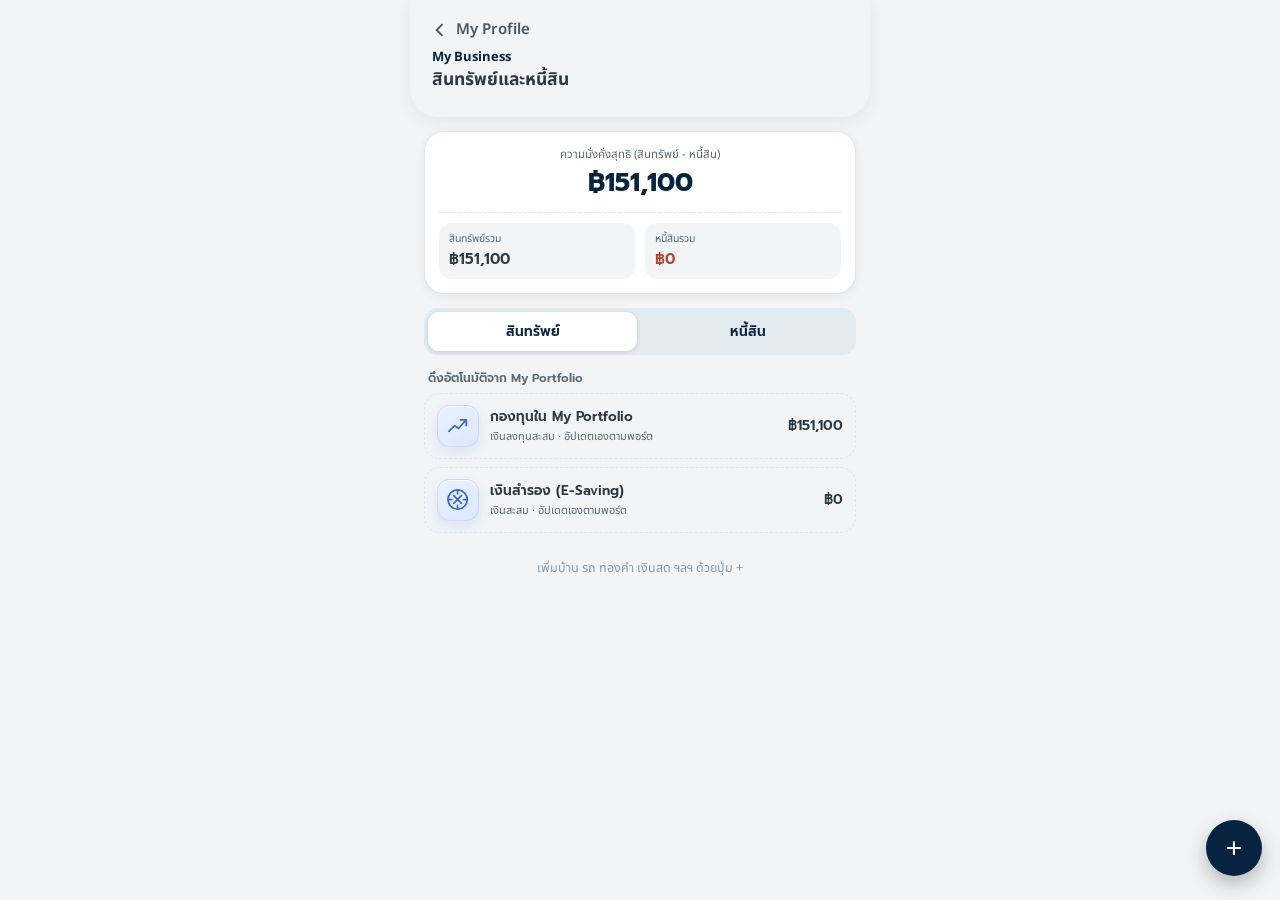
<file: business.html>
<!DOCTYPE html>
<html lang="th">
<head>
<meta charset="UTF-8">
<meta name="viewport" content="width=device-width, initial-scale=1, viewport-fit=cover">
<title>My Business — My Family Funds</title>
<meta name="theme-color" content="#072340">
<link rel="preconnect" href="https://fonts.googleapis.com">
<link href="https://fonts.googleapis.com/css2?family=Prompt:wght@500;600;700&family=Noto+Sans+Thai:wght@400;500;600;700&display=swap" rel="stylesheet">
<link rel="stylesheet" href="../shell.css">
<script src="../themes.js"></script>
<style>
.bz{padding:0 14px 110px}
.bz-sum{margin:14px 0;background:var(--surface);border:1px solid var(--line);border-radius:20px;padding:14px;box-shadow:var(--shadow-card)}
.bz-net{text-align:center;padding-bottom:10px;border-bottom:1px dashed var(--line)}
.bz-net small{display:block;font-size:11.5px;color:var(--ink-soft)}
.bz-net b{font:700 26px Prompt,sans-serif;color:var(--primary)}
.bz-net b.neg{color:#B5422B}
.bz-two{display:grid;grid-template-columns:1fr 1fr;gap:10px;margin-top:10px}
.bz-two div{background:var(--bg);border-radius:13px;padding:8px 10px}
.bz-two small{display:block;font-size:10.5px;color:var(--ink-soft)}
.bz-two b{font:600 15px Prompt,sans-serif}
.bz-two .d b{color:#B5422B}
.bz-tabs{display:flex;gap:6px;background:var(--primary-soft);border-radius:14px;padding:4px;margin-bottom:12px}
.bz-tabs button{flex:1;border:0;background:none;padding:9px;border-radius:11px;font:600 13.5px Prompt,sans-serif;color:var(--primary);cursor:pointer}
.bz-tabs button.on{background:var(--surface);box-shadow:0 1px 4px #0002}
.bz-h{font:600 12px Prompt,sans-serif;color:var(--ink-soft);margin:14px 4px 6px;display:flex;justify-content:space-between}
.bz-card{display:flex;align-items:center;gap:11px;background:var(--surface);border:1px solid var(--line);border-radius:16px;padding:11px 12px;margin-bottom:8px;width:100%;text-align:left;color:inherit;font:inherit;cursor:pointer;text-decoration:none}
.bz-card .ic{width:42px;height:42px;border-radius:13px;background:var(--primary-soft);display:grid;place-items:center;font-size:21px;flex:none}
.bz-card .tx{flex:1;min-width:0}
.bz-card .tx b{display:block;font:600 13.5px Prompt,sans-serif;white-space:nowrap;overflow:hidden;text-overflow:ellipsis}
.bz-card .tx span{display:block;font-size:11px;color:var(--ink-soft);margin-top:1px}
.bz-card .am{font:600 14px Prompt,sans-serif;text-align:right;white-space:nowrap}
.bz-card .am.d{color:#B5422B}
.bz-card.auto{border-style:dashed;background:var(--bg)}
.bz-bar{height:6px;border-radius:99px;background:var(--primary-soft);margin-top:6px;overflow:hidden}
.bz-bar i{display:block;height:100%;background:var(--primary-light)}
.bz-empty{text-align:center;color:var(--ink-faint);font-size:12.5px;padding:18px 0}
.bz-fab{position:fixed;right:18px;bottom:calc(24px + env(safe-area-inset-bottom,0px));width:56px;height:56px;border-radius:50%;border:0;background:var(--primary);color:#fff;font-size:28px;box-shadow:0 8px 20px #0004;cursor:pointer;z-index:20}
.bz-sheet{position:fixed;inset:0;z-index:3000;background:var(--bg);overflow-y:auto;-webkit-overflow-scrolling:touch;padding:0 14px 40px}
.bz-sheet .hd{display:flex;align-items:center;justify-content:space-between;padding:16px 2px 8px}
.bz-sheet .hd h3{font:700 17px Prompt,sans-serif;margin:0}
.bz-sheet .hd button{border:0;background:var(--primary-soft);color:var(--primary);width:36px;height:36px;border-radius:50%;font-size:20px;cursor:pointer}
.bz-f{margin:10px 0}
.bz-f label{display:block;font-size:11.5px;font-weight:600;color:var(--ink-soft);margin-bottom:4px}
.bz-f input,.bz-f select,.bz-f textarea{width:100%;min-height:44px;padding:9px 12px;border:1px solid var(--line);border-radius:12px;background:var(--surface);color:var(--ink);font-size:16px;font-family:inherit;box-sizing:border-box}
.bz-f textarea{min-height:76px}
.bz-2{display:grid;grid-template-columns:1fr 1fr;gap:10px}
.bz-btn{width:100%;min-height:46px;border:0;border-radius:13px;font:700 14.5px Prompt,sans-serif;cursor:pointer;background:var(--primary);color:#fff;margin-top:14px}
.bz-btn.del{background:#FBE8E3;color:#B5422B}
.bz-note{font-size:11.5px;color:var(--ink-soft);background:var(--primary-soft);border-radius:12px;padding:9px 11px;margin:10px 0;line-height:1.6}
.bz-toast{position:fixed;left:50%;bottom:90px;transform:translateX(-50%);background:#072340;color:#fff;padding:9px 16px;border-radius:99px;font-size:12.5px;z-index:4000}
</style>
</head>
<body>
<div class="mff-app" style="padding-bottom:20px">
  <div class="mff-hero-wrap" style="padding-bottom:20px;border-radius:0 0 28px 28px">
    <div class="mff-topbar">
      <a class="back" href="index.html"><svg viewBox="0 0 24 24" fill="none" stroke="currentColor" stroke-width="2.2"><path d="M15 5 8 12l7 7"/></svg>My Profile</a>
      <span></span>
    </div>
    <div class="mff-hero" style="padding-top:0">
      <p class="eyebrow" style="margin-bottom:2px">My Business</p>
      <h1 style="font-size:17.5px;white-space:nowrap">สินทรัพย์และหนี้สิน</h1>
    </div>
  </div>
  <div class="bz" id="root"></div>
</div>
<button class="bz-fab" id="fab" type="button" aria-label="เพิ่มรายการ">+</button>

<script src="../config.js"></script>
<script>
(function(){
'use strict';
var CACHE_KEY='mff_business_cache_v1';
var ASSET_CATS=[
 {k:'property',ic:'🏠',n:'อสังหาริมทรัพย์',h:'บ้าน ที่ดิน คอนโด'},
 {k:'car',ic:'🚗',n:'รถยนต์',h:''},
 {k:'moto',ic:'🏍️',n:'มอเตอร์ไซค์',h:''},
 {k:'gold',ic:'🥇',n:'ทองคำ',h:''},
 {k:'cash',ic:'💵',n:'เงินสด / เงินฝาก',h:''},
 {k:'reserve',ic:'🛟',n:'เงินสำรองฉุกเฉิน',h:''},
 {k:'fund',ic:'📈',n:'กองทุน / หุ้น (นอกพอร์ต)',h:''},
 {k:'other',ic:'📦',n:'อื่น ๆ',h:''}
];
var DEBT_TYPES=[
 {k:'home',ic:'🏠',n:'ผ่อนบ้าน'},
 {k:'car',ic:'🚗',n:'ผ่อนรถ'},
 {k:'credit',ic:'💳',n:'บัตรเครดิต'},
 {k:'loan',ic:'🏦',n:'เงินกู้ธนาคาร'},
 {k:'bank',ic:'📄',n:'หนี้ธนาคาร/สถาบันการเงิน'},
 {k:'other',ic:'🧾',n:'หนี้อื่น ๆ'}
];
var items=[], tab='asset', editing=null;

function esc(s){return String(s==null?'':s).replace(/[&<>"']/g,function(c){return {'&':'&amp;','<':'&lt;','>':'&gt;','"':'&quot;',"'":'&#39;'}[c];});}
function num(v){var n=Number(String(v==null?'':v).replace(/,/g,''));return isFinite(n)?n:0;}
function baht(n){return '฿'+Math.round(n).toLocaleString('th-TH');}
function rj(k,f){try{var r=localStorage.getItem(k);return r?JSON.parse(r):f;}catch(e){return f;}}
function load(){var a=rj(CACHE_KEY,[]);items=Array.isArray(a)?a:[];}
function save(){try{localStorage.setItem(CACHE_KEY,JSON.stringify(items));localStorage.setItem('mff_sync_dirty_v1_business','1');}catch(e){}}
function toast(m){var t=document.createElement('div');t.className='bz-toast';t.textContent=m;document.body.appendChild(t);setTimeout(function(){t.remove();},2200);}
function catOf(k){return ASSET_CATS.filter(function(c){return c.k===k;})[0]||ASSET_CATS[ASSET_CATS.length-1];}
function typeOf(k){return DEBT_TYPES.filter(function(c){return c.k===k;})[0]||DEBT_TYPES[DEBT_TYPES.length-1];}
function owners(){var p=rj('mff_profiles_cache_v1',[]);return (Array.isArray(p)?p:[]).map(function(x){return (x.firstName||'').trim();}).filter(Boolean);}

/* ---- ดึงค่าจาก My Portfolio (อ่านอย่างเดียว) : เงินลงทุนสะสมทุกปี แยกเงินสำรอง / กองทุนอื่น ---- */
function portfolioTotals(){
  var d=rj('khlangthun_portfolio_oldui_latest_v4',null);
  var funds=d&&Array.isArray(d.funds)?d.funds:[];
  var RE=/e\s*[- ]?saving|esaving|เงินสำรอง/i, seen={}, res={reserve:0,fund:0,count:0,has:!!(d&&funds.length)};
  funds.forEach(function(f){
    if(!f)return;
    var k=String(f.owner||'').trim().toLowerCase()+'|'+String(f.name||'').trim().toLowerCase().replace(/\s+/g,' ');
    if(seen[k])return; seen[k]=1;
    var isRes=f.assetCategoryKey==='reserve'||RE.test(String(f.owner||''))||RE.test(String(f.name||''));
    var sum=0, ys=f.years||{};
    Object.keys(ys).forEach(function(y){
      var yd=ys[y]||{}, pm=yd.planMonths||yd.months||{};
      var t=Object.keys(pm).reduce(function(a,m){return a+(Number(pm[m])||0);},0);
      if(!(t>0)&&yd.masterActual!==undefined)t=Number(yd.masterActual)||0;
      sum+=t;
    });
    if(isRes)res.reserve+=sum; else res.fund+=sum;
    res.count++;
  });
  return res;
}

function totals(){
  var pf=portfolioTotals();
  var a=items.filter(function(x){return x.kind==='asset';}).reduce(function(s,x){return s+num(x.value);},0)+pf.reserve+pf.fund;
  var d=items.filter(function(x){return x.kind==='debt';}).reduce(function(s,x){return s+num(x.balance);},0);
  return {assets:a,debts:d,net:a-d,pf:pf};
}
function debtsOf(assetId){return items.filter(function(x){return x.kind==='debt'&&x.linkedId===assetId;});}

function render(){
  var t=totals(), root=document.getElementById('root');
  var h='<div class="bz-sum"><div class="bz-net"><small>ความมั่งคั่งสุทธิ (สินทรัพย์ − หนี้สิน)</small><b class="'+(t.net<0?'neg':'')+'">'+baht(t.net)+'</b></div>'+
    '<div class="bz-two"><div><small>สินทรัพย์รวม</small><b>'+baht(t.assets)+'</b></div><div class="d"><small>หนี้สินรวม</small><b>'+baht(t.debts)+'</b></div></div></div>'+
    '<div class="bz-tabs"><button type="button" data-tab="asset" class="'+(tab==='asset'?'on':'')+'">สินทรัพย์</button><button type="button" data-tab="debt" class="'+(tab==='debt'?'on':'')+'">หนี้สิน</button></div>';
  h+= tab==='asset'?renderAssets(t):renderDebts();
  root.innerHTML=h;
}
function renderAssets(t){
  var h='';
  if(t.pf.has){
    h+='<div class="bz-h"><span>ดึงอัตโนมัติจาก My Portfolio</span></div>';
    h+='<a class="bz-card auto" href="../portfolio/index.html"><span class="ic">📈</span><span class="tx"><b>กองทุนใน My Portfolio</b><span>เงินลงทุนสะสม · อัปเดตเองตามพอร์ต</span></span><span class="am">'+baht(t.pf.fund)+'</span></a>';
    h+='<a class="bz-card auto" href="../portfolio/index.html"><span class="ic">🛟</span><span class="tx"><b>เงินสำรอง (E-Saving)</b><span>เงินสะสม · อัปเดตเองตามพอร์ต</span></span><span class="am">'+baht(t.pf.reserve)+'</span></a>';
  }
  var any=false;
  ASSET_CATS.forEach(function(c){
    var list=items.filter(function(x){return x.kind==='asset'&&x.category===c.k;});
    if(!list.length)return; any=true;
    var sub=list.reduce(function(s,x){return s+num(x.value);},0);
    h+='<div class="bz-h"><span>'+c.ic+' '+esc(c.n)+'</span><span>'+baht(sub)+'</span></div>';
    list.forEach(function(x){
      var dl=debtsOf(x.id), owe=dl.reduce(function(s,d){return s+num(d.balance);},0);
      var sub2=[x.owner?esc(x.owner):'', dl.length?('ผ่อนอยู่ · ส่วนของเรา '+baht(num(x.value)-owe)):''].filter(Boolean).join(' · ');
      h+='<button type="button" class="bz-card" data-edit="'+esc(x.id)+'"><span class="ic">'+c.ic+'</span><span class="tx"><b>'+esc(x.name||c.n)+'</b>'+(sub2?'<span>'+sub2+'</span>':'')+'</span><span class="am">'+baht(num(x.value))+'</span></button>';
    });
  });
  if(!any&&!t.pf.has)h+='<div class="bz-empty">ยังไม่มีสินทรัพย์ กด + เพื่อเพิ่มรายการแรก</div>';
  else if(!any)h+='<div class="bz-empty">เพิ่มบ้าน รถ ทองคำ เงินสด ฯลฯ ด้วยปุ่ม +</div>';
  return h;
}
function renderDebts(){
  var list=items.filter(function(x){return x.kind==='debt';});
  if(!list.length)return '<div class="bz-empty">ยังไม่มีหนี้สิน กด + เพื่อเพิ่มรายการ 🎉</div>';
  var monthly=list.reduce(function(s,x){return s+num(x.monthly);},0), h='<div class="bz-h"><span>ค่างวดรวมต่อเดือน</span><span>'+baht(monthly)+'</span></div>';
  DEBT_TYPES.forEach(function(c){
    var l=list.filter(function(x){return x.category===c.k;});
    if(!l.length)return;
    h+='<div class="bz-h"><span>'+c.ic+' '+esc(c.n)+'</span><span>'+baht(l.reduce(function(s,x){return s+num(x.balance);},0))+'</span></div>';
    l.forEach(function(x){
      var p=num(x.principal), pct=p>0?Math.max(0,Math.min(100,Math.round((p-num(x.balance))/p*100))):0;
      var meta=[x.creditor?esc(x.creditor):'', num(x.monthly)?('งวดละ '+baht(num(x.monthly))):'', x.dueDay?('ทุกวันที่ '+esc(x.dueDay)):''].filter(Boolean).join(' · ');
      h+='<button type="button" class="bz-card" data-edit="'+esc(x.id)+'"><span class="ic">'+c.ic+'</span><span class="tx"><b>'+esc(x.name||c.n)+'</b>'+(meta?'<span>'+meta+'</span>':'')+(p>0?'<div class="bz-bar"><i style="width:'+pct+'%"></i></div><span>ชำระแล้ว '+pct+'%</span>':'')+'</span><span class="am d">'+baht(num(x.balance))+'</span></button>';
    });
  });
  return h;
}

function openForm(kind,id){
  var rec=id?items.filter(function(x){return x.id===id;})[0]:null;
  editing=rec||{id:'',kind:kind,category:kind==='asset'?'property':'home'};
  var isA=editing.kind==='asset', cats=isA?ASSET_CATS:DEBT_TYPES, ow=owners();
  var assets=items.filter(function(x){return x.kind==='asset'&&x.id!==editing.id;});
  var f='<div class="bz-sheet" id="sheet"><div class="hd"><h3>'+(rec?'แก้ไข':'เพิ่ม')+(isA?'สินทรัพย์':'หนี้สิน')+'</h3><button type="button" id="shClose">×</button></div>';
  f+='<div class="bz-f"><label>หมวด</label><select id="fCat">'+cats.map(function(c){return '<option value="'+c.k+'"'+(editing.category===c.k?' selected':'')+'>'+c.ic+' '+esc(c.n)+'</option>';}).join('')+'</select></div>';
  f+='<div class="bz-f"><label>ชื่อรายการ</label><input id="fName" value="'+esc(editing.name||'')+'" placeholder="'+(isA?'เช่น บ้านลาดพร้าว / Honda Civic':'เช่น ผ่อนบ้าน ธ.กรุงไทย')+'"></div>';
  f+='<div class="bz-f"><label>เจ้าของ'+(isA?'':'หนี้')+'</label><select id="fOwner"><option value="">— ไม่ระบุ —</option>'+ow.map(function(o){return '<option'+(editing.owner===o?' selected':'')+'>'+esc(o)+'</option>';}).join('')+(editing.owner&&ow.indexOf(editing.owner)<0?'<option selected>'+esc(editing.owner)+'</option>':'')+'</select></div>';
  if(isA){
    f+='<div class="bz-2"><div class="bz-f"><label>มูลค่าปัจจุบัน (บาท)</label><input id="fValue" inputmode="decimal" value="'+esc(editing.value||'')+'"></div><div class="bz-f"><label>ราคาที่ซื้อ (บาท)</label><input id="fCost" inputmode="decimal" value="'+esc(editing.cost||'')+'"></div></div>';
    f+='<div class="bz-f"><label>วันที่ซื้อ</label><input id="fDate" type="date" value="'+esc(editing.date||'')+'"></div>';
  }else{
    f+='<div class="bz-f"><label>เจ้าหนี้ (ธนาคาร/บริษัท)</label><input id="fCred" value="'+esc(editing.creditor||'')+'"></div>';
    f+='<div class="bz-2"><div class="bz-f"><label>ยอดหนี้คงเหลือ (บาท)</label><input id="fBal" inputmode="decimal" value="'+esc(editing.balance||'')+'"></div><div class="bz-f"><label>ยอดกู้เริ่มต้น (บาท)</label><input id="fPrin" inputmode="decimal" value="'+esc(editing.principal||'')+'"></div></div>';
    f+='<div class="bz-2"><div class="bz-f"><label>ค่างวด/เดือน (บาท)</label><input id="fMon" inputmode="decimal" value="'+esc(editing.monthly||'')+'"></div><div class="bz-f"><label>ดอกเบี้ย % ต่อปี</label><input id="fRate" inputmode="decimal" value="'+esc(editing.rate||'')+'"></div></div>';
    f+='<div class="bz-f"><label>วันครบกำหนดชำระของทุกเดือน (1–31)</label><input id="fDue" inputmode="numeric" value="'+esc(editing.dueDay||'')+'"></div>';
    f+='<div class="bz-f"><label>ผูกกับสินทรัพย์ (ถ้ามี)</label><select id="fLink"><option value="">— ไม่ผูก —</option>'+assets.map(function(a){return '<option value="'+esc(a.id)+'"'+(editing.linkedId===a.id?' selected':'')+'>'+catOf(a.category).ic+' '+esc(a.name||catOf(a.category).n)+'</option>';}).join('')+'</select></div>';
    f+='<div class="bz-note">ผูกหนี้กับสินทรัพย์ เช่น บ้าน/รถ เพื่อดู “ส่วนของเรา” = มูลค่า − หนี้ที่เหลือ</div>';
  }
  f+='<div class="bz-f"><label>หมายเหตุ</label><textarea id="fNote" placeholder="'+(isA?'เลขทะเบียน ที่ตั้ง น้ำหนักทอง ฯลฯ':'เลขที่สัญญา เงื่อนไข ฯลฯ')+'">'+esc(editing.note||'')+'</textarea></div>';
  f+='<button class="bz-btn" type="button" id="shSave">บันทึก</button>'+(rec?'<button class="bz-btn del" type="button" id="shDel">ลบรายการนี้</button>':'')+'</div>';
  var w=document.createElement('div'); w.innerHTML=f; document.body.appendChild(w.firstChild);
  document.getElementById('shClose').onclick=closeForm;
  document.getElementById('shSave').onclick=saveForm;
  var d=document.getElementById('shDel'); if(d)d.onclick=function(){
    if(!confirm('ลบรายการนี้?'))return;
    items=items.filter(function(x){return x.id!==editing.id;});
    items.forEach(function(x){if(x.linkedId===editing.id)x.linkedId='';});
    save(); closeForm(); render(); toast('ลบแล้ว');
  };
}
function closeForm(){var s=document.getElementById('sheet');if(s)s.remove();editing=null;}
function val(id){var e=document.getElementById(id);return e?e.value.trim():'';}
function saveForm(){
  var isA=editing.kind==='asset', now=new Date().toISOString();
  var name=val('fName'); if(!name){toast('กรุณาใส่ชื่อรายการ');return;}
  var rec={id:editing.id||('b_'+Date.now().toString(36)+Math.random().toString(36).slice(2,6)),kind:editing.kind,category:val('fCat'),name:name,owner:val('fOwner'),note:val('fNote'),createdAt:editing.createdAt||now,updatedAt:now};
  if(isA){rec.value=num(val('fValue'));rec.cost=num(val('fCost'));rec.date=val('fDate');}
  else{
    rec.creditor=val('fCred');rec.balance=num(val('fBal'));rec.principal=num(val('fPrin'));rec.monthly=num(val('fMon'));rec.rate=num(val('fRate'));
    var dd=parseInt(val('fDue'),10); rec.dueDay=(dd>=1&&dd<=31)?dd:''; rec.linkedId=val('fLink');
  }
  var i=items.map(function(x){return x.id;}).indexOf(rec.id);
  if(i>=0)items[i]=rec; else items.push(rec);
  save(); closeForm(); render(); toast('บันทึกในเครื่องแล้ว • ซิงก์ได้ที่ Setting');
}

document.getElementById('root').addEventListener('click',function(e){
  var t=e.target.closest('[data-tab]'); if(t){tab=t.getAttribute('data-tab');render();return;}
  var b=e.target.closest('[data-edit]'); if(b){var x=items.filter(function(i){return i.id===b.getAttribute('data-edit');})[0]; if(x)openForm(x.kind,x.id);}
});
document.getElementById('fab').addEventListener('click',function(){openForm(tab,null);});
window.addEventListener('storage',render);

load(); render();
(function(){var p=new URLSearchParams(location.search);if(p.get('audit')!=='1')return;setTimeout(function(){if(!window.parent||window.parent===window)return;try{window.parent.postMessage({type:'MFF_MODULE_READY',module:'My Business',version:'V1',detail:'พร้อม'},window.location.origin)}catch(e){}},80)})();
})();
</script>
<script src="../icon-system.js"></script>
</body>
</html>
</file>
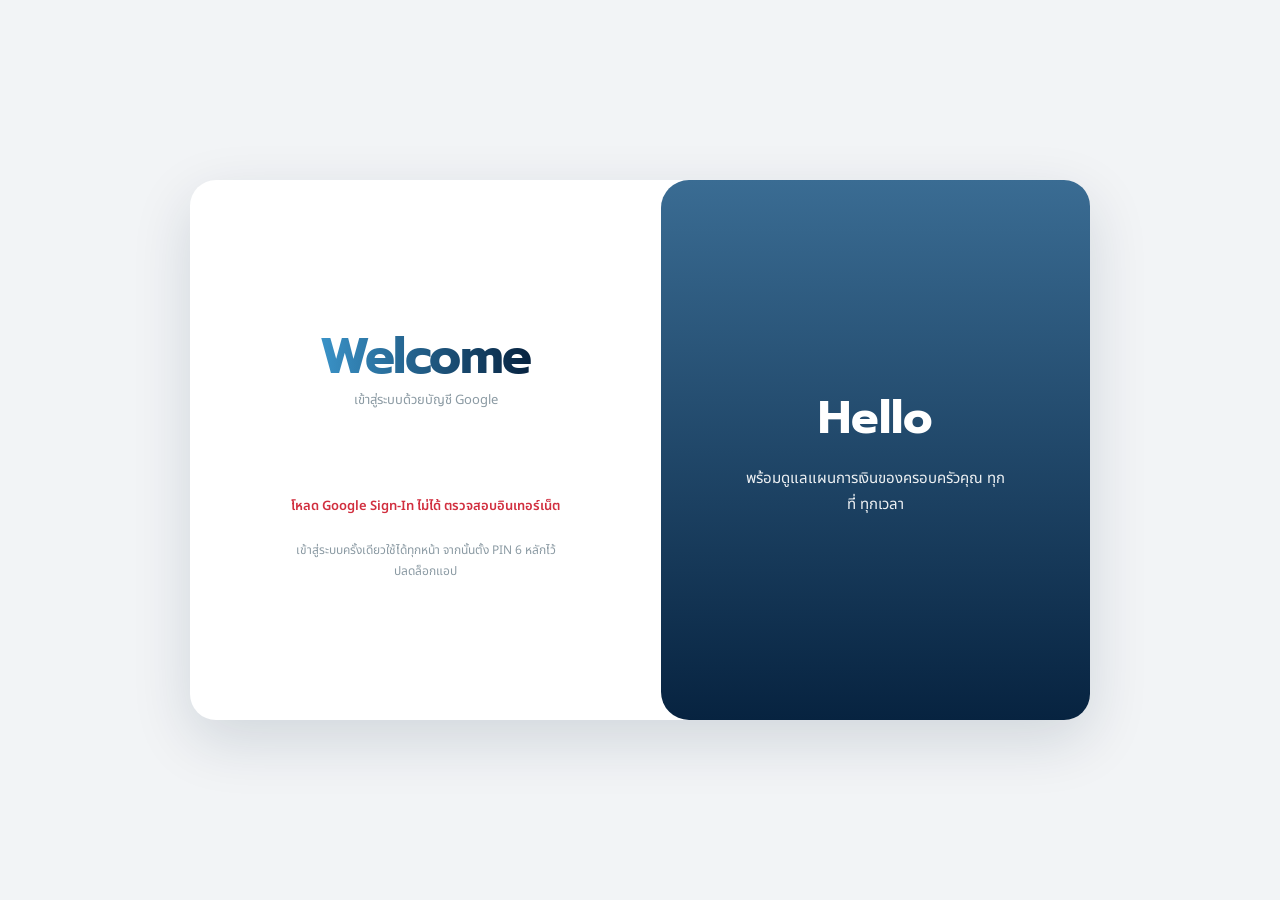
<file: daily.html>
<!DOCTYPE html>
<html lang="th">
<head>
<meta charset="UTF-8">
<meta name="viewport" content="width=device-width, initial-scale=1, viewport-fit=cover">
<title>ค่าใช้จ่ายรายวัน — My Money — My Family Funds</title>
<meta name="theme-color" content="#072340">
<link rel="preconnect" href="https://fonts.googleapis.com">
<link href="https://fonts.googleapis.com/css2?family=Prompt:wght@500;600;700&family=Noto+Sans+Thai:wght@400;500;600;700&display=swap" rel="stylesheet">
<link rel="stylesheet" href="../shell.css">
<script src="../data-safety.js"></script>
<script src="https://accounts.google.com/gsi/client" async defer></script>
<style>
/* extra bits for the daily page's note field inside the edit popup —
   everything else reuses shell.css classes shared with monthly.html */
.mff-modal-row-daily{padding:8px 0;border-bottom:1px solid var(--line)}
.mff-modal-row-daily .top{display:flex;justify-content:space-between;align-items:center;gap:10px;min-width:0}
.mff-modal-row-daily .nm{flex:1;min-width:0;font-size:12.5px;color:var(--ink);line-height:1.4}
.mff-modal-row-daily input.edit-amt{
  width:104px;text-align:right;border:1px solid var(--line);border-radius:10px;padding:7px 10px;
  font-size:16px;font-family:inherit;background:var(--surface);color:var(--ink);flex:none;
}
.mff-modal-row-daily input.edit-note{
  width:100%;margin-top:6px;border:1px solid var(--line);border-radius:10px;padding:7px 10px;
  font-size:16px;font-family:inherit;background:var(--surface);color:var(--ink-soft);
}
.mff-sheet-row.has-note{flex-direction:column;align-items:flex-start;gap:2px}
.mff-sheet-row.has-note .top{display:flex;justify-content:space-between;width:100%}
.mff-sheet-row.has-note .note{font-size:11px;color:var(--ink-faint)}
</style>
<style>body.mff-hide-money .t-amt,body.mff-hide-money .mff-sheet-row .amt,body.mff-hide-money #liveBalance,body.mff-hide-money .money-amount,body.mff-hide-money .amount-value{filter:blur(7px);user-select:none}</style>
<script src="../themes.js"></script>
</head>
<body>
<button id="privacyEye" type="button" aria-label="ซ่อนหรือแสดงตัวเลข" title="ซ่อนหรือแสดงตัวเลข">👁</button>
<script src="../privacy-eye.js"></script>

<div class="mff-app" style="padding-bottom:20px">

  <div class="mff-hero-wrap" style="padding-bottom:20px;border-radius:0 0 28px 28px">
    <div class="mff-topbar">
      <a class="back" href="index.html">
        <svg viewBox="0 0 24 24" fill="none" stroke="currentColor" stroke-width="2.2"><path d="M15 5 8 12l7 7"/></svg>
        My Money
      </a>
      <span></span>
    </div>
    <div class="mff-hero" style="padding-top:0">
      <p class="eyebrow" style="margin-bottom:2px">My Money</p>
      <h1 style="font-size:19px;white-space:nowrap">ค่าใช้จ่ายรายวัน</h1>
    </div>
  </div>

  <div id="connectBanner"></div>

  <div id="viewRoot"></div>

</div>

<script src="../config.js"></script>
<script src="../admin-login.js"></script>
<script src="../settings-store.js"></script>
<script src="../portfolio/auth-open.js"></script>
<script>
(function(){
'use strict';

/* ===================== หมวดรายจ่ายรายวัน (ค่าเริ่มต้น) ===================== */
const DAILY_OPTIONS=['อาหารเช้า','อาหารเที่ยง','อาหารเย็น','อื่นๆ'];
const SEC={key:'daily', title:'รายจ่ายรายวัน', cls:'fixed', opts:DAILY_OPTIONS};

/* ===================== Google Sheets sync — แท็บแยกต่างหาก "DailyExpenses"
   (สคีมาเดิม ไม่เปลี่ยน เพื่อไม่ให้กระทบข้อมูลที่ซิงก์ไว้แล้ว) ===================== */
const SHEETS_SCOPE='https://www.googleapis.com/auth/spreadsheets';
const CACHE_KEY='mff_daily_cache_v1';
const MONEY_CACHE_KEY='mff_money_cache_v3'; // อ่านอย่างเดียว เพื่อคำนวณยอดคงเหลือร่วมกับรายเดือน
const TAB='DailyExpenses';
const HEADERS=['ID','Date','Category','Amount','Note','CreatedAt','UpdatedAt'];

let sheetsToken=null, sheetsTokenExpiresAt=0;
let sheetId=localStorage.getItem('google_sheet_id')||'';
let sheetsClient=null;
let entries=[]; // {id,date(YYYY-MM-DD),category,amount,note,createdAt,updatedAt}
let currentDate=dateKey(new Date());

function dateKey(d){ return d.getFullYear()+'-'+String(d.getMonth()+1).padStart(2,'0')+'-'+String(d.getDate()).padStart(2,'0'); }
function monthOf(dkey){ return dkey.slice(0,7); }
function shiftDate(key,delta){
  const [y,m,dd]=key.split('-').map(Number);
  const d=new Date(y, m-1, dd+delta);
  return dateKey(d);
}
function dateLabel(key){
  const THAI_MONTHS=['ม.ค.','ก.พ.','มี.ค.','เม.ย.','พ.ค.','มิ.ย.','ก.ค.','ส.ค.','ก.ย.','ต.ค.','พ.ย.','ธ.ค.'];
  const [y,m,dd]=key.split('-').map(Number);
  const today=dateKey(new Date());
  const yest=shiftDate(today,-1);
  if(key===today) return 'วันนี้ • '+dd+' '+THAI_MONTHS[m-1]+' '+(y+543);
  if(key===yest) return 'เมื่อวาน • '+dd+' '+THAI_MONTHS[m-1]+' '+(y+543);
  return dd+' '+THAI_MONTHS[m-1]+' '+(y+543);
}
function monthLabel(key){
  const THAI_MONTHS=['มกราคม','กุมภาพันธ์','มีนาคม','เมษายน','พฤษภาคม','มิถุนายน','กรกฎาคม','สิงหาคม','กันยายน','ตุลาคม','พฤศจิกายน','ธันวาคม'];
  const [y,m]=key.split('-').map(Number);
  return THAI_MONTHS[m-1]+' '+(y+543);
}
/* สัปดาห์แบบ จันทร์-อาทิตย์ */
function startOfWeek(dkey){
  const [y,m,dd]=dkey.split('-').map(Number);
  const d=new Date(y,m-1,dd);
  const dow=d.getDay(); // 0=อาทิตย์
  const diffToMon = dow===0 ? -6 : 1-dow;
  d.setDate(d.getDate()+diffToMon);
  return dateKey(d);
}
function endOfWeek(dkey){ return shiftDate(startOfWeek(dkey), 6); }
function weekLabel(dkey){
  const s=startOfWeek(dkey), e=endOfWeek(dkey);
  const [,sm,sd]=s.split('-').map(Number);
  const [,em,ed]=e.split('-').map(Number);
  const THAI_MONTHS=['ม.ค.','ก.พ.','มี.ค.','เม.ย.','พ.ค.','มิ.ย.','ก.ค.','ส.ค.','ก.ย.','ต.ค.','พ.ย.','ธ.ค.'];
  return sd+' '+THAI_MONTHS[sm-1]+' – '+ed+' '+THAI_MONTHS[em-1];
}
function fmtBaht(n){ return (Number(n)||0).toLocaleString('th-TH',{minimumFractionDigits:0,maximumFractionDigits:0}); }

function getGoogleClientId(){return localStorage.getItem('google_client_id')||'';}
function sheetHeaders(extra){return Object.assign({'Authorization':'Bearer '+sheetsToken},extra||{});}

function ensureSheetsClient(cid){
  if(!window.google?.accounts?.oauth2){toast('Google API ยังโหลดไม่เสร็จ ลองใหม่อีกครั้ง');return null;}
  if(!sheetsClient||sheetsClient._cid!==cid){
    sheetsClient=google.accounts.oauth2.initTokenClient({client_id:cid,scope:SHEETS_SCOPE,callback:async r=>{
      if(r.error){toast('เชื่อมต่อ Google Sheets ไม่สำเร็จ');return;}if(!google.accounts.oauth2.hasGrantedAllScopes(r,'https://www.googleapis.com/auth/spreadsheets')){toast('ยังไม่ได้ติ๊กสิทธิ์ Google Sheets — กรุณาเชื่อมต่อใหม่และอนุญาตทุกช่อง');return;}
      sheetsToken=r.access_token;
      sheetsTokenExpiresAt=Date.now()+Math.max(60,(Number(r.expires_in)||3600)-60)*1000;
      window.MFFGoogleSession?.saveSheetsToken(sheetsToken,sheetsTokenExpiresAt);
      localStorage.setItem('google_sheets_connected','1');
      renderConnectBanner();
      if(sheetsClient._mffResolve){const rr=sheetsClient._mffResolve;sheetsClient._mffResolve=null;rr(true);}
      render();
      toast('เชื่อมต่อ Google Sheets แล้ว • ยังไม่ดึงข้อมูลอัตโนมัติ');
    }});
    sheetsClient._cid=cid;
  }
  return sheetsClient;
}

async function ensureSheetsAccess(interactive=true){
  if(sheetsToken && Date.now()<sheetsTokenExpiresAt) return true;
  const cached=window.MFFGoogleSession?.getSheetsToken();
  if(cached?.token){ sheetsToken=cached.token; sheetsTokenExpiresAt=cached.expiresAt; return true; }
  if(!interactive) return false;
  const cid=getGoogleClientId(); if(!cid||!sheetId) return false;
  const c=ensureSheetsClient(cid); if(!c) return false;
  // No silent OAuth here: navigation/module load must never trigger Google authorization.
  // If the session token is absent/expired, the user must explicitly reconnect from Settings.
  return false;
}

async function sheetsApi(url,opts={}){
  if(!sheetsToken) throw new Error('Google Sheets ยังไม่ได้รับสิทธิ์');
  const r=await fetch(url,Object.assign({headers:sheetHeaders({'Content-Type':'application/json'})},opts));
  if(r.status===401||r.status===403){localStorage.removeItem('google_sheets_connected');window.MFFGoogleSession?.clearSheetsToken();sheetsToken=null;throw new Error('สิทธิ์หมดอายุ กรุณาเชื่อมต่อใหม่');}
  if(!r.ok)throw new Error(await r.text());
  return r.json();
}

async function ensureDailyTab(){
  const meta=await sheetsApi(`https://sheets.googleapis.com/v4/spreadsheets/${encodeURIComponent(sheetId)}?fields=sheets.properties`);
  const titles=(meta.sheets||[]).map(s=>s.properties.title);
  if(!titles.includes(TAB)){
    await sheetsApi(`https://sheets.googleapis.com/v4/spreadsheets/${encodeURIComponent(sheetId)}:batchUpdate`,{method:'POST',body:JSON.stringify({requests:[{addSheet:{properties:{title:TAB}}}]})});
    await sheetsApi(`https://sheets.googleapis.com/v4/spreadsheets/${encodeURIComponent(sheetId)}/values/${TAB}!A1?valueInputOption=USER_ENTERED`,{method:'PUT',body:JSON.stringify({range:`${TAB}!A1`,majorDimension:'ROWS',values:[HEADERS]})});
  }
}

function mergeById(localList, remoteList){
  const map=new Map();
  remoteList.forEach(r=>map.set(r.id, r));
  localList.forEach(l=>{
    const r=map.get(l.id);
    if(!r){ map.set(l.id, l); return; }
    const lt=Date.parse(l.updatedAt)||0, rt=Date.parse(r.updatedAt)||0;
    map.set(l.id, lt>rt ? l : r);
  });
  return Array.from(map.values());
}
async function pullEntries(force){
  const j=await sheetsApi(`https://sheets.googleapis.com/v4/spreadsheets/${encodeURIComponent(sheetId)}/values/${TAB}!A:G`);
  const rows=(j.values||[]).slice(1);
  const remote=rows.filter(r=>r[0]).map(r=>({id:r[0], date:r[1]||'', category:r[2]||'', amount:Number(r[3])||0, note:r[4]||'', createdAt:r[5]||'', updatedAt:r[6]||''}));
  if(force){ entries=remote; saveCache(); return; }
  const merged=mergeById(entries, remote);
  const needsPushBack = JSON.stringify(merged.slice().sort((a,b)=>a.id<b.id?-1:1)) !== JSON.stringify(remote.slice().sort((a,b)=>a.id<b.id?-1:1));
  entries=merged;
  saveCache();
  if(needsPushBack) await pushEntries();
}

async function pushEntries(){
  const values=[HEADERS].concat(entries.map(t=>[t.id,t.date,t.category,t.amount,t.note,t.createdAt,t.updatedAt]));
  await ensureDailyTab();
  await sheetsApi(`https://sheets.googleapis.com/v4/spreadsheets/${encodeURIComponent(sheetId)}/values/${TAB}!A:G:clear`,{method:'POST',body:'{}'});
  await sheetsApi(`https://sheets.googleapis.com/v4/spreadsheets/${encodeURIComponent(sheetId)}/values/${TAB}!A1?valueInputOption=USER_ENTERED`,{method:'PUT',body:JSON.stringify({range:`${TAB}!A1`,majorDimension:'ROWS',values})});
}

async function syncSave(){
  saveCache();
  try{ localStorage.setItem('mff_sync_dirty_v1_daily','1'); }catch(e){}
  toast('บันทึกในเครื่องแล้ว • กด Smart Sync ที่ Settings เพื่อซิงก์ Google Sheets');
}

/* ===================== local cache ===================== */
function saveCache(){ try{ localStorage.setItem(CACHE_KEY, JSON.stringify(entries)); }catch(e){} }
function loadCache(){ try{ const raw=localStorage.getItem(CACHE_KEY); if(raw) entries=JSON.parse(raw); }catch(e){} }

/* อ่านยอดรายรับ/รายจ่ายประจำเดือน (คนละแคช คนละแท็บกับหน้านี้ — อ่านอย่างเดียว) เพื่อคำนวณยอดคงเหลือ */
function monthlyIncomeExpense(monthKey){
  try{
    const raw=localStorage.getItem(MONEY_CACHE_KEY);
    const list=raw?JSON.parse(raw):[];
    let income=0, otherExpense=0;
    list.filter(t=>t.month===monthKey).forEach(t=>{
      const amt=Number(t.amount)||0;
      if(t.type==='income') income+=amt; else otherExpense+=amt;
    });
    return {income, otherExpense};
  }catch(e){ return {income:0, otherExpense:0}; }
}

/* ===================== connect banner (เหมือนโมดูลอื่น) ===================== */
function renderConnectBanner(){
  const el=document.getElementById('connectBanner');
  const connected = sheetsToken || (localStorage.getItem('google_sheets_connected')==='1' && sheetId);
  if(!connected){
    el.innerHTML=`
      <div class="mff-banner">
        <div><b>ยังไม่เชื่อมต่อ Google Sheets</b>ข้อมูลจะบันทึกในเครื่องนี้เท่านั้นจนกว่าจะเชื่อมต่อ</div>
        <button id="connectBtn" type="button">เชื่อมต่อ</button>
      </div>`;
    document.getElementById('connectBtn').onclick=openConnectForm;
    return;
  }
  const lastSync=localStorage.getItem('sheet_last_sync_daily');
  el.innerHTML=`
    <div class="mff-sync-bar">
      <div class="mff-sync-bar-status">☁️ เชื่อมต่อ Google Sheets แล้ว${lastSync?(' • ซิงก์ล่าสุด '+esc(lastSync)):''}</div>
      <div class="mff-sync-bar-actions">
        <a href="../settings/index.html" class="mff-sync-bar-btn" style="text-decoration:none;display:inline-block">จัดการซิงก์ที่ Setting</a>
      </div>
    </div>`;
}
function openConnectForm(){
  const cid=localStorage.getItem('google_client_id')||'';
  const sid=sheetId||'';
  const html=`
    <div class="mff-field-row"><div class="lbl">Client ID</div><input id="cfCid" value="${esc(cid)}" placeholder="วาง Google OAuth Client ID"></div>
    <div class="mff-field-row"><div class="lbl">Sheet ID</div><input id="cfSid" value="${esc(sid)}" placeholder="ใช้ Spreadsheet ID เดียวกับโมดูลอื่น"></div>
    <p style="font-size:11.5px;color:var(--ink-soft);padding:0 0 6px">ใช้ Client ID / Sheet ID ชุดเดียวกับที่ตั้งค่าไว้ในโมดูลอื่นได้เลย ข้อมูลจะไปอยู่คนละแท็บ (DailyExpenses) ไม่ทับข้อมูลเดิม</p>
  `;
  modal('เชื่อมต่อ Google Sheets', html, [
    {label:'ยกเลิก', ghost:true, onClick:closeModal},
    {label:'เชื่อมต่อ', onClick:async()=>{
      const cid=document.getElementById('cfCid').value.trim();
      const sid=document.getElementById('cfSid').value.trim();
      if(!cid||!sid){ toast('กรุณากรอกให้ครบ'); return; }
      localStorage.setItem('google_client_id',cid);
      sheetId=sid; localStorage.setItem('google_sheet_id',sid);
      closeModal();
      const c=ensureSheetsClient(cid);
      if(c) c.requestAccessToken({prompt:'consent'});
    }}
  ]);
}

/* ===================== tiny modal + toast helpers ===================== */
function modal(title, bodyHtml, buttons, opts){
  closeModal();
  const d=document.createElement('div');
  d.id='mffModal';
  d.style.cssText='position:fixed;inset:0;z-index:5000;background:rgba(20,33,29,.45);display:flex;align-items:flex-end;justify-content:center';
  d.innerHTML=`<div style="width:100%;max-width:460px;background:var(--bg);box-shadow:var(--shadow-hero);border-radius:22px 22px 0 0;padding:20px 20px calc(20px + env(safe-area-inset-bottom,0px));max-height:88vh;display:flex;flex-direction:column">
    <h3 style="margin:0 0 12px;font-size:17px;flex:none">${esc(title)}</h3>
    <div id="mffModalBody" style="flex:1;min-height:0">${bodyHtml}</div>
    <div style="display:flex;gap:10px;margin-top:14px;flex:none" id="mffModalBtns"></div>
  </div>`;
  document.body.appendChild(d);
  const btnWrap=document.getElementById('mffModalBtns');
  buttons.forEach(b=>{
    const btn=document.createElement('button');
    btn.className='mff-btn '+(b.ghost?'mff-btn-ghost':'mff-btn-primary');
    btn.textContent=b.label;
    btn.onclick=b.onClick;
    btnWrap.appendChild(btn);
  });
  if(!opts||!opts.persistent){
    d.addEventListener('click',e=>{ if(e.target===d) closeModal(); });
  }
}
function closeModal(){ document.getElementById('mffModal')?.remove(); }
function esc(s){return String(s??'').replace(/[&<>'"]/g,c=>({'&':'&amp;','<':'&lt;','>':'&gt;',"'":'&#39;','"':'&quot;'}[c]));}
function uuid(){return 'd_'+Date.now().toString(36)+'_'+Math.random().toString(36).slice(2,9);}
function toast(msg){
  let t=document.getElementById('mffToast');
  if(!t){ t=document.createElement('div'); t.id='mffToast';
    t.style.cssText='position:fixed;left:50%;bottom:30px;transform:translateX(-50%);background:#14211D;color:#fff;padding:10px 16px;border-radius:999px;font-size:12.5px;z-index:6500;opacity:0;transition:opacity .2s;max-width:85vw;text-align:center';
    document.body.appendChild(t);
  }
  t.textContent=msg; t.style.opacity='1';
  clearTimeout(toast._tm); toast._tm=setTimeout(()=>{t.style.opacity='0';},2600);
}

/* ===================== derived data ===================== */
function entriesFor(date){ return entries.filter(e=>e.date===date); }
function sumOf(arr){ return arr.reduce((s,e)=>s+(Number(e.amount)||0),0); }
function amountOf(date,category){
  const hit=entries.find(e=>e.date===date && e.category===category);
  return hit?Number(hit.amount)||0:0;
}
function noteOf(date,category){
  const hit=entries.find(e=>e.date===date && e.category===category);
  return hit?(hit.note||''):'';
}
function allCategoriesFor(date){
  const saved=entriesFor(date).map(e=>e.category);
  const extras=saved.filter(c=>!SEC.opts.includes(c));
  return SEC.opts.concat(extras.filter((c,i)=>extras.indexOf(c)===i));
}
function dayTotal(date){ return sumOf(entriesFor(date)); }
function weekTotal(date){
  const s=startOfWeek(date), e=endOfWeek(date);
  return sumOf(entries.filter(t=>t.date>=s && t.date<=e));
}
function monthTotal(date){
  const mk=monthOf(date);
  return sumOf(entries.filter(t=>monthOf(t.date)===mk));
}


/* ===================== rendering (main page) ===================== */
function render(){
  const root=document.getElementById('viewRoot');
  const dToday=dayTotal(currentDate);
  const wTotal=weekTotal(currentDate);
  const mTotal=monthTotal(currentDate);
  const {income, otherExpense}=monthlyIncomeExpense(monthOf(currentDate));
  const balance=income-(otherExpense+mTotal);
  const cats=allCategoriesFor(currentDate);
  const shown=cats.filter(c=>amountOf(currentDate,c)>0);

  root.innerHTML=`
    <div class="mff-month-nav">
      <button id="prevDay" aria-label="วันก่อนหน้า"><svg viewBox="0 0 24 24" width="16" height="16" fill="none" stroke="currentColor" stroke-width="2.4"><path d="M15 5 8 12l7 7"/></svg></button>
      <div class="label">${dateLabel(currentDate)}</div>
      <button id="nextDay" aria-label="วันถัดไป"><svg viewBox="0 0 24 24" width="16" height="16" fill="none" stroke="currentColor" stroke-width="2.4"><path d="m9 5 7 7-7 7"/></svg></button>
    </div>

    <div class="mff-money-tabs">
      <div class="mff-money-tab expense"><div class="t-lbl">รายวัน</div><div class="t-amt">฿${fmtBaht(dToday)}</div></div>
      <div class="mff-money-tab expense"><div class="t-lbl">รายสัปดาห์</div><div class="t-amt">฿${fmtBaht(wTotal)}</div></div>
      <div class="mff-money-tab expense"><div class="t-lbl">รายเดือน</div><div class="t-amt">฿${fmtBaht(mTotal)}</div></div>
    </div>

    <button class="mff-edit-trigger" id="editBtn">แก้ไข</button>

    <div class="mff-sheet">
      <div class="mff-sheet-head ${SEC.cls}">${SEC.title} • ${esc(dateLabel(currentDate))}</div>
      ${shown.length? shown.map(c=>{
          const note=noteOf(currentDate,c);
          return note
            ? `<div class="mff-sheet-row has-note"><div class="top"><span class="nm">${esc(c)}</span><span class="amt">฿${fmtBaht(amountOf(currentDate,c))}</span></div><div class="note">${esc(note)}</div></div>`
            : `<div class="mff-sheet-row"><span class="nm">${esc(c)}</span><span class="amt">฿${fmtBaht(amountOf(currentDate,c))}</span></div>`;
        }).join('')
        : `<div class="mff-sheet-row"><span class="nm" style="color:var(--ink-faint)">ยังไม่มีรายการวันนี้ — กด "แก้ไข" เพื่อกรอกข้อมูล</span></div>`}
      <div class="mff-sheet-row total"><span class="nm">รวม</span><span class="amt">฿${fmtBaht(dToday)}</span></div>
    </div>

    <div class="mff-sheet">
      <div class="mff-sheet-head summary">สรุป</div>
      <div class="mff-sheet-row total"><span class="nm">รายจ่ายรายวัน</span><span class="amt">฿${fmtBaht(dToday)}</span></div>
      <div class="mff-sheet-row total"><span class="nm">รายจ่ายรายสัปดาห์ (${esc(weekLabel(currentDate))})</span><span class="amt">฿${fmtBaht(wTotal)}</span></div>
      <div class="mff-sheet-row total"><span class="nm">รายจ่ายรายเดือน (${esc(monthLabel(monthOf(currentDate)))})</span><span class="amt">฿${fmtBaht(mTotal)}</span></div>
      <div class="mff-sheet-row total"><span class="nm">ยอดคงเหลือ</span><span class="amt ${balance>=0?'pos':'neg'}">${balance<0?'-':''}฿${fmtBaht(Math.abs(balance))}</span></div>
    </div>
  `;

  document.getElementById('prevDay').onclick=()=>{ currentDate=shiftDate(currentDate,-1); render(); };
  document.getElementById('nextDay').onclick=()=>{ currentDate=shiftDate(currentDate,1); render(); };
  document.getElementById('editBtn').onclick=openEditPopup;
}

/* ===================== edit popup (ป้อนรายจ่ายของวันที่กำลังดู + โน้ต + เพิ่มรายการอื่นได้) ===================== */
function openEditPopup(){
  closeModal();
  const d=document.createElement('div');
  d.id='mffModal';
  d.style.cssText='position:fixed;inset:0;z-index:5000;background:rgba(20,33,29,.45);display:flex;align-items:flex-end;justify-content:center';
  d.innerHTML=`
    <div style="width:100%;max-width:460px;max-height:86vh;background:var(--bg);border-radius:22px 22px 0 0;display:flex;flex-direction:column;overflow:hidden">
      <h3 style="margin:0;padding:18px 20px 12px;font-size:16px;flex:none;border-bottom:1px solid var(--line)">แก้ไขข้อมูลวันที่ ${esc(dateLabel(currentDate))}</h3>
      <div id="mffModalBody" style="flex:1;min-height:0;overflow-y:auto;-webkit-overflow-scrolling:touch;padding:0 20px">
        ${editSectionHtml()}
        <div style="height:8px"></div>
      </div>
      <div class="mff-modal-live-summary" style="flex:none;padding:10px 20px 0;margin:0">
        <span>รวมรายจ่ายวันนี้ (คำนวณสด)</span>
        <span id="liveTotal">฿0</span>
      </div>
      <div style="display:flex;gap:10px;flex:none;padding:12px 20px calc(14px + env(safe-area-inset-bottom,0px))">
        <button class="mff-btn mff-btn-ghost" id="popupCancel">ยกเลิก</button>
        <button class="mff-btn mff-btn-primary" id="popupSave">บันทึกข้อมูล</button>
      </div>
    </div>`;
  document.body.appendChild(d);
  d.addEventListener('click',e=>{ if(e.target===d) closeModal(); });
  document.getElementById('popupCancel').onclick=closeModal;
  document.getElementById('popupSave').onclick=saveEditPopup;

  wireLiveSummary();
}

function editSectionHtml(){
  const cats=allCategoriesFor(currentDate);
  return `
    <div class="mff-modal-section-head ${SEC.cls}">${SEC.title}</div>
    <div class="edit-rows" data-type="${SEC.key}">
      ${cats.map(c=>`
        <div class="mff-modal-row-daily" data-cat="${esc(c)}">
          <div class="top">
            <span class="nm">${esc(c)}</span>
            <input type="number" inputmode="decimal" class="edit-amt" placeholder="0" value="${amountOf(currentDate,c)||''}">
          </div>
          <input type="text" class="edit-note" placeholder="โน้ต (ไม่บังคับ) เช่น ร้านอะไร กับใคร" value="${esc(noteOf(currentDate,c))}">
        </div>`).join('')}
    </div>
    <button type="button" class="mff-modal-add-row" data-addcustom="${SEC.key}">+ เพิ่มรายการอื่นในหมวดนี้</button>
  `;
}

function wireLiveSummary(){
  const root=document.getElementById('mffModalBody');
  function recalc(){
    let total=0;
    root.querySelectorAll('.edit-rows[data-type="daily"] .edit-amt').forEach(i=>total+=parseFloat(i.value)||0);
    const el=document.getElementById('liveTotal');
    if(el){ el.textContent='฿'+fmtBaht(total); el.style.color=getCss('--expense'); }
  }
  root.addEventListener('input', e=>{ if(e.target.classList.contains('edit-amt')) recalc(); });
  root.querySelectorAll('[data-addcustom]').forEach(btn=>{
    btn.addEventListener('click',()=>{
      const name=prompt('ตั้งชื่อรายการใหม่:');
      if(!name||!name.trim()) return;
      const rowsWrap=root.querySelector(`.edit-rows[data-type="daily"]`);
      const row=document.createElement('div');
      row.className='mff-modal-row-daily';
      row.dataset.cat=name.trim();
      row.innerHTML=`<div class="top"><span class="nm">${esc(name.trim())}</span><input type="number" inputmode="decimal" class="edit-amt" placeholder="0"></div><input type="text" class="edit-note" placeholder="โน้ต (ไม่บังคับ) เช่น ร้านอะไร กับใคร">`;
      rowsWrap.appendChild(row);
    });
  });
  recalc();
}
function getCss(varName){ return getComputedStyle(document.documentElement).getPropertyValue(varName).trim(); }

async function saveEditPopup(){
  const root=document.getElementById('mffModalBody');
  const now=new Date().toISOString();
  const newRowsForDay=[];
  root.querySelectorAll(`.edit-rows[data-type="daily"] .mff-modal-row-daily`).forEach(rowEl=>{
    const category=rowEl.dataset.cat;
    const amount=parseFloat(rowEl.querySelector('.edit-amt').value)||0;
    const note=(rowEl.querySelector('.edit-note').value||'').trim();
    if(!category || !amount) return;
    const existing=entries.find(t=>t.date===currentDate && t.category===category);
    newRowsForDay.push({
      id: existing?existing.id:uuid(), date:currentDate, category, amount, note,
      createdAt: existing?existing.createdAt:now, updatedAt: now
    });
  });
  entries = entries.filter(t=>t.date!==currentDate).concat(newRowsForDay);
  closeModal();
  render();
  await syncSave();
}

/* ===================== boot ===================== */
loadCache();
renderConnectBanner();
render();

window.addEventListener('load', async ()=>{
  // Google is not contacted automatically when opening a module. Use Smart Sync in Settings.
});

})();
</script>


<script id="mff-module-ready-v14">
(function(){const p=new URLSearchParams(location.search);if(p.get('audit')!=='1')return;setTimeout(function(){if(!window.parent||window.parent===window)return;try{window.parent.postMessage({type:'MFF_MODULE_READY',module:'ค่าใช้จ่ายรายวัน',version:'V14',detail:'ระบบโมดูลและ Google Sheets adapter พร้อม'},window.location.origin)}catch(e){}},80)})();
</script>

<script src="../icon-system.js"></script>
</body>
</html>
</file>
<file: shell.css>
/* ===== My Family Funds — App Shell =====
   Shared visual language across the 4-module home and placeholder modules.
   Palette and type intentionally match the Portfolio module so moving
   between the shell and that module feels like one continuous product. */

:root{
  --bg:#F2F4F6;
  --bg-deep:#F2F4F6;
  --surface:#FFFFFF;
  --ink:#2E3A42;
  --ink-soft:#5C6B74;
  --ink-faint:#8B9AA3;
  --primary:#072340;
  --primary-light:#3A6C93;
  --primary-soft:#E3EBF1;
  --line:#E1E6EA;
  --gold:#C89B3C;
  --gold-text:#8C6A20;
  --income:#1F9D6C;
  --income-soft:#DCEFE4;
  --expense:#E0654B;
  --expense-soft:#F3DFDA;
  --invest:#8B6BC9;
  --invest-soft:#E5DFF3;
  --shadow-card: 0 2px 10px rgba(46,58,66,.07);
  --shadow-hero: 0 4px 18px rgba(46,58,66,.08);
  --shadow-inset: none;
  --radius-l:26px;
  --radius-m:18px;
  --safe-t: env(safe-area-inset-top, 0px);
  --safe-b: env(safe-area-inset-bottom, 0px);
}

*{box-sizing:border-box}
html,body{margin:0;padding:0}
body{
  font-family:'Noto Sans Thai','Prompt',system-ui,-apple-system,sans-serif;
  color:var(--ink);
  background:var(--bg);
  min-height:100svh;
}

/* Page body is always the plain mint base — no viewport-relative color
   tricks here, so nothing can drift or cut through content on any
   screen size. */
body{background:var(--bg)}

.mff-app{
  max-width:460px;
  margin:0 auto;
  min-height:100svh;
  position:relative;
  padding-bottom:calc(84px + var(--safe-b));
  background:var(--bg);
}

/* Watery duotone header — sized to ITS OWN CONTENT (topbar + greeting),
   never to the viewport, so the colour block always ends exactly where
   the header ends, on every device, instead of cutting through cards. */
.mff-hero-wrap{
  position:relative;
  overflow:hidden;
  background:var(--bg);
  box-shadow:var(--shadow-hero);
  border-radius:0 0 32px 32px;
  padding-bottom:44px; /* room for the grid to overlap into */
}
.mff-hero-wrap svg.wave{display:none}

/* ---------- top bar ---------- */
.mff-topbar{
  display:flex;align-items:center;justify-content:space-between;
  padding:calc(18px + var(--safe-t)) 20px 6px;
  color:var(--ink);
  position:relative;
}
.mff-topbar .back{
  display:inline-flex;align-items:center;gap:6px;
  color:var(--ink);text-decoration:none;font-size:15px;font-weight:600;
  opacity:.85;
}
.mff-topbar .back svg{width:20px;height:20px}
.mff-topbar .dots{display:flex;gap:14px;opacity:.7;color:var(--ink)}

/* ---------- greeting header (home) ---------- */
.mff-hero{padding:6px 22px 6px;color:var(--ink);position:relative}
.mff-hero .eyebrow{
  font-size:13px;font-weight:700;margin:0 0 4px;
  background:linear-gradient(90deg,var(--primary),var(--primary));
  -webkit-background-clip:text;background-clip:text;color:transparent;
}
.mff-hero h1{font-size:26px;line-height:1.25;margin:0;font-weight:700;color:var(--ink)}
.mff-hero h1 b{color:var(--primary)}

/* ---------- module grid ---------- */
.mff-grid{
  display:grid;grid-template-columns:1fr 1fr;gap:16px;
  padding:0 20px;margin-top:-30px;
  position:relative;
}
.mff-card{
  background:var(--surface);
  border-radius:var(--radius-l);
  box-shadow:var(--shadow-card);
  padding:22px 16px 18px;
  text-align:center;
  text-decoration:none;
  color:var(--ink);
  display:flex;flex-direction:column;align-items:center;gap:10px;
  border:1px solid var(--line);
  position:relative;
  transition:transform .15s ease, box-shadow .15s ease;
}
.mff-card:active{transform:scale(.97)}
.mff-card .ribbon{
  position:absolute;top:10px;right:10px;background:var(--gold);color:#3D2E0A;
  font-size:9.5px;font-weight:700;padding:2px 7px;border-radius:999px;
}
.mff-card .icon-wrap{
  width:58px;height:58px;border-radius:18px;
  display:flex;align-items:center;justify-content:center;
  background:var(--primary-soft);color:var(--primary);
}
.mff-card .icon-wrap svg{width:30px;height:30px}
.mff-card .avatar{width:58px;height:58px;border-radius:50%;overflow:hidden;background:var(--primary-soft);display:flex;align-items:center;justify-content:center}
.mff-card .avatar svg{width:34px;height:34px;color:var(--primary)}
.mff-card h3{margin:2px 0 0;font-size:16.5px;font-weight:700}
.mff-card p{margin:0;font-size:12px;color:var(--ink-soft);line-height:1.5}
.mff-card .soon{
  position:absolute;top:12px;right:12px;font-size:10px;font-weight:700;
  background:var(--primary-soft);color:var(--primary);border-radius:999px;padding:3px 8px;
}

/* ---------- bottom nav ---------- */
.mff-bottomnav{
  position:fixed;left:0;right:0;bottom:0;
  max-width:460px;margin:0 auto;
  background:var(--bg);
  display:flex;justify-content:space-around;align-items:center;
  padding:10px 8px calc(10px + var(--safe-b));
  box-shadow:0 -6px 16px -4px #c3cbd0;
}
.mff-navbtn{
  border:0;background:none;display:flex;flex-direction:column;align-items:center;gap:4px;
  color:var(--ink-faint);font-size:10px;font-weight:600;cursor:pointer;padding:4px 10px;
  text-decoration:none;position:relative;
}
.mff-navbtn svg{width:22px;height:22px}
.mff-navbtn.active{color:var(--primary);border:0;outline:0;box-shadow:none}
.mff-navbtn:focus,.mff-navbtn:focus-visible{border:0;outline:0;box-shadow:none}
.mff-navbtn .mff-badge-dot{
  position:absolute;top:0;right:10px;min-width:15px;height:15px;padding:0 3px;border-radius:999px;
  background:var(--expense);color:#fff;font-size:9px;font-weight:800;line-height:15px;text-align:center;
}

/* ---------- bottom-sheet modal (search / notifications) ---------- */
.mff-sheet-overlay{position:fixed;inset:0;z-index:5000;background:rgba(46,58,66,.35);display:flex;align-items:flex-end;justify-content:center}
.mff-sheet-card{width:100%;max-width:460px;max-height:80vh;background:var(--bg);box-shadow:var(--shadow-hero);border-radius:22px 22px 0 0;display:flex;flex-direction:column;overflow:hidden}
.mff-sheet-head{display:flex;align-items:center;justify-content:space-between;gap:10px;padding:18px 20px 12px;border-bottom:1px solid var(--line);flex:none}
.mff-sheet-head h3{margin:0;font-size:16px}
.mff-sheet-close{border:0;background:var(--primary-soft);color:var(--primary);width:44px;height:44px;border-radius:50%;font-size:16px;cursor:pointer;flex:none}
.mff-sheet-body{flex:1;min-height:0;overflow-y:auto;-webkit-overflow-scrolling:touch;padding:14px 20px calc(18px + var(--safe-b))}
.mff-search-box{display:flex;align-items:center;gap:8px;background:var(--primary-soft);border-radius:14px;padding:10px 14px;margin-bottom:4px}
.mff-search-box svg{width:18px;height:18px;color:var(--primary);flex:none}
.mff-search-box input{flex:1;border:0;background:none;outline:none;font-size:14.5px;font-family:inherit;color:var(--ink)}
.mff-search-group{margin-top:14px}
.mff-search-group h4{margin:0 0 8px;font-size:11.5px;color:var(--ink-faint);text-transform:uppercase;letter-spacing:.03em}
.mff-search-item{display:flex;align-items:center;gap:12px;padding:10px 0;border-bottom:1px solid var(--line);text-decoration:none;color:var(--ink)}
.mff-search-item:last-child{border-bottom:0}
.mff-search-item .ic{width:36px;height:36px;border-radius:11px;background:var(--primary-soft);color:var(--primary);display:flex;align-items:center;justify-content:center;flex:none;font-size:16px}
.mff-search-item .tx b{display:block;font-size:13.5px}
.mff-search-item .tx span{display:block;font-size:11.5px;color:var(--ink-soft);margin-top:1px}
.mff-search-empty,.mff-notif-empty{text-align:center;color:var(--ink-faint);font-size:13px;padding:30px 10px}
.mff-notif-item{display:flex;gap:12px;padding:12px 0;border-bottom:1px solid var(--line)}
.mff-notif-item:last-child{border-bottom:0}
.mff-notif-item .ic{width:36px;height:36px;border-radius:11px;flex:none;display:flex;align-items:center;justify-content:center;font-size:17px}
.mff-notif-item.warn .ic{background:var(--expense-soft);}
.mff-notif-item.info .ic{background:var(--primary-soft);}
.mff-notif-item .tx b{display:block;font-size:13.5px;margin-bottom:2px}
.mff-notif-item .tx span{display:block;font-size:12px;color:var(--ink-soft);line-height:1.45}
.mff-notif-item .tx a{color:var(--primary);font-weight:700;text-decoration:none;font-size:12px}

/* ---------- module placeholder page ---------- */
.mff-module{padding:0 22px}
.mff-module .icon-hero{
  width:84px;height:84px;border-radius:24px;background:var(--primary-soft);
  display:flex;align-items:center;justify-content:center;margin:26px 0 18px;color:var(--primary);
}
.mff-module .icon-hero svg{width:44px;height:44px}
.mff-module h2{font-size:23px;margin:0 0 8px}
.mff-module p{color:var(--ink-soft);font-size:14.5px;line-height:1.65;margin:0 0 22px}
.mff-module .note{
  background:var(--surface);border:1px solid var(--line);border-radius:var(--radius-m);
  padding:16px 18px;font-size:13px;color:var(--ink-soft);line-height:1.7;
}
.mff-module .note b{color:var(--primary)}

@media (max-width:380px){
  .mff-hero h1{font-size:19px}
  .mff-card{padding:18px 12px 14px}
}

/* =====================================================================
   Shared "records" components — used by Profile now, and reusable later
   by Bookshelf / Lifestyle for any list → detail → edit flow.
   ===================================================================== */

/* connect banner (Google Sheets not linked yet) */
.mff-banner{
  margin:14px 20px 0;background:#FFF6E9;border:1px solid #F1D9A8;color:#6B4E17;
  border-radius:14px;padding:12px 14px;font-size:12.5px;line-height:1.6;
  display:flex;align-items:center;justify-content:space-between;gap:10px;
}
.mff-banner b{display:block;font-size:13px;margin-bottom:1px}
.mff-banner button{
  flex:none;border:0;background:var(--primary);color:#fff;font-weight:700;font-size:12px;
  border-radius:10px;padding:8px 12px;cursor:pointer;
}

/* sync bar (Google Sheets already linked — manual pull/push controls) */
.mff-sync-bar{
  margin:14px 20px 0;background:var(--primary-soft);border:1px solid var(--line);color:var(--ink-soft);
  border-radius:14px;padding:10px 14px;font-size:12px;line-height:1.5;
  display:flex;align-items:center;justify-content:space-between;gap:10px;flex-wrap:wrap;
}
.mff-sync-bar-status{flex:1;min-width:150px}
.mff-sync-bar-actions{display:flex;gap:6px;flex:none}
.mff-sync-bar-btn{
  border:1px solid var(--line);background:#fff;color:var(--primary);font-weight:700;font-size:11.5px;
  border-radius:10px;padding:7px 10px;cursor:pointer;white-space:nowrap;
}

/* people / record list */
.mff-list-wrap{padding:16px 20px 100px}
.mff-people-grid{display:grid;grid-template-columns:1fr 1fr;gap:14px}
.mff-person-card{
  background:var(--surface);border:1px solid var(--line);border-radius:20px;
  padding:16px 12px 14px;text-align:center;cursor:pointer;text-decoration:none;color:inherit;
  display:flex;flex-direction:column;align-items:center;gap:8px;
  box-shadow:0 10px 22px -16px rgba(15,91,77,.25);transition:transform .12s ease;
}
.mff-person-card:active{transform:scale(.97)}
.mff-person-photo{
  width:64px;height:64px;border-radius:16px;object-fit:cover;background:var(--primary-soft);
  display:flex;align-items:center;justify-content:center;color:var(--primary);flex:none;
}
.mff-person-photo svg{width:30px;height:30px}
.mff-person-card h4{margin:0;font-size:14.5px;font-weight:700;line-height:1.3}
.mff-person-meta{display:flex;gap:6px;flex-wrap:wrap;justify-content:center}
.mff-chip{font-size:10.5px;font-weight:700;background:var(--primary-soft);color:var(--primary);border-radius:999px;padding:2.5px 8px}

.mff-empty{
  text-align:center;color:var(--ink-soft);padding:50px 20px;font-size:13.5px;line-height:1.8;
}
.mff-empty svg{width:52px;height:52px;color:var(--ink-faint);margin-bottom:10px}

/* floating add button */
.mff-fab{
  position:fixed;left:50%;bottom:calc(94px + var(--safe-b));transform:translateX(calc(-1 * min(460px,100vw)/2 + 20px + 27px));
  width:54px;height:54px;border-radius:50%;background:var(--primary);color:#fff;border:0;
  display:flex;align-items:center;justify-content:center;box-shadow:0 14px 26px -8px rgba(15,91,77,.55);
  cursor:pointer;z-index:20;
}
.mff-fab svg{width:24px;height:24px}

/* ID-card style detail view */
.mff-idcard{
  margin:0 20px 24px;background:var(--surface);border:1px solid var(--line);border-radius:24px;
  padding:22px 20px 20px;box-shadow:var(--shadow-card);
}
.mff-idcard-top{display:flex;gap:16px;align-items:center;margin-bottom:16px}
.mff-idcard-photo-wrap{position:relative;flex:none}
.mff-idcard-photo{
  width:88px;height:88px;border-radius:20px;object-fit:cover;background:var(--primary-soft);
  display:flex;align-items:center;justify-content:center;color:var(--primary);border:3px solid var(--primary-soft);
}
.mff-idcard-photo svg{width:40px;height:40px}
.mff-photo-edit-btn{
  position:absolute;bottom:-4px;right:-4px;width:36px;height:36px;border-radius:50%;
  background:var(--primary);color:#fff;border:2px solid #fff;display:flex;align-items:center;justify-content:center;cursor:pointer;
}
.mff-photo-edit-btn svg{width:14px;height:14px}
.mff-idcard-name{flex:1;min-width:0}
.mff-idcard-name h2{margin:0 0 4px;font-size:19px;line-height:1.3;word-break:break-word}
.mff-idcard-name .sub{font-size:12.5px;color:var(--ink-soft)}

.mff-field-row{
  display:flex;gap:10px;padding:11px 0;border-bottom:1px solid var(--line);align-items:flex-start;
  min-width:0;
}
.mff-field-row:last-child{border-bottom:0;padding-bottom:0}
.mff-field-row .lbl{flex:none;width:104px;font-size:11.5px;color:var(--ink-faint);font-weight:600;padding-top:2px;line-height:1.4}
.mff-field-row .val{flex:1;min-width:0;font-size:14px;color:var(--ink);line-height:1.55;word-break:break-word}
.mff-field-row input,.mff-field-row select,.mff-field-row textarea{
  flex:1;min-width:0;width:100%;border:1px solid var(--line);border-radius:10px;padding:8px 10px;font-size:16px;
  font-family:inherit;color:var(--ink);background:var(--bg);
}
.mff-field-row textarea{resize:vertical;min-height:44px}

.mff-detail-actions{display:flex;gap:10px;padding:0 20px 30px}
.mff-btn{flex:1;border:0;border-radius:14px;padding:13px;font-size:14.5px;font-weight:700;cursor:pointer;text-align:center}
.mff-btn-primary{background:var(--primary);color:#fff}
.mff-btn-ghost{background:var(--primary-soft);color:var(--primary)}
.mff-btn-danger-text{
  display:block;margin:0 20px 30px;text-align:center;background:none;border:0;color:#c0435a;font-size:13px;
  font-weight:600;cursor:pointer;padding:8px;
}
.mff-back-row{padding:14px 20px 0}
.mff-back-row a{color:var(--primary);text-decoration:none;font-size:13.5px;font-weight:700;display:inline-flex;align-items:center;gap:5px}
.mff-back-row svg{width:16px;height:16px}

/* bank accounts (repeatable rows) */
.mff-bank-section{padding-top:14px;border-top:1px solid var(--line);margin-top:6px}
.mff-bank-section>.lbl{width:auto;display:block;margin-bottom:10px;font-size:12px;color:var(--ink-faint);font-weight:600}
.mff-bank-view-row{display:flex;justify-content:space-between;gap:10px;padding:8px 0;font-size:13.5px;border-bottom:1px solid var(--line)}
.mff-bank-view-row:last-child{border-bottom:0}
.mff-bank-view-row .bname{color:var(--ink);font-weight:600}
.mff-bank-view-row .bnum{color:var(--ink-soft);font-variant-numeric:tabular-nums}
.mff-bank-row{display:flex;gap:8px;margin-bottom:9px;align-items:center}
.mff-bank-row select.bank-select{flex:1.35;border:1px solid var(--line);border-radius:10px;padding:8px 8px;font-size:16px;font-family:inherit;color:var(--ink);background:var(--bg);min-width:0}
.mff-bank-row input.bank-number{flex:1;border:1px solid var(--line);border-radius:10px;padding:8px 10px;font-size:16px;font-family:inherit;color:var(--ink);background:var(--bg);min-width:0}
.mff-bank-row .bank-remove{flex:none;width:44px;height:44px;border-radius:9px;background:#FDECEF;color:#C24D63;border:0;font-size:17px;line-height:1;cursor:pointer}
.mff-bank-add-btn{width:100%;border:1.5px dashed var(--line);background:none;color:var(--primary);font-weight:700;font-size:13px;border-radius:12px;padding:10px;cursor:pointer;margin-top:2px}

/* =====================================================================
   Money module — month nav, summary cards, charts, editable line items
   ===================================================================== */
.mff-month-nav{
  display:flex;align-items:center;justify-content:center;gap:14px;
  padding:14px 20px 2px;
}
.mff-month-nav button{
  width:44px;height:44px;border-radius:50%;border:1px solid var(--line);background:var(--surface);
  color:var(--primary);display:flex;align-items:center;justify-content:center;cursor:pointer;flex:none;
}
.mff-month-nav .label{font-size:15px;font-weight:700;min-width:150px;text-align:center}

.mff-money-summary{display:grid;grid-template-columns:repeat(3,1fr);gap:10px;padding:12px 20px 4px}
.mff-sum-card{background:var(--surface);border:1px solid var(--line);border-radius:16px;padding:12px 10px;text-align:center}
.mff-sum-card .lbl{font-size:10.5px;color:var(--ink-faint);font-weight:700;margin-bottom:4px}
.mff-sum-card .amt{font-size:15px;font-weight:800;word-break:break-word}
.mff-sum-card.income .amt{color:var(--income)}
.mff-sum-card.expense .amt{color:var(--expense)}
.mff-sum-card.balance .amt.pos{color:var(--income)}
.mff-sum-card.balance .amt.neg{color:var(--expense)}

.mff-chart-card{background:var(--surface);border:1px solid var(--line);border-radius:20px;margin:14px 20px 0;padding:16px 16px 14px;box-shadow:var(--shadow-card)}
.mff-chart-card h4{margin:0 0 12px;font-size:14px;font-weight:700;color:var(--ink)}
.mff-chart-card canvas{max-width:100%}
.mff-chart-legend{display:flex;gap:16px;justify-content:center;margin-top:10px;font-size:11.5px;color:var(--ink-soft)}
.mff-chart-legend span{display:inline-flex;align-items:center;gap:5px}
.mff-chart-legend i{width:9px;height:9px;border-radius:3px;display:inline-block}

.mff-cat-bar-row{margin-bottom:11px}
.mff-cat-bar-row:last-child{margin-bottom:0}
.mff-cat-bar-head{display:flex;justify-content:space-between;font-size:12.5px;margin-bottom:5px}
.mff-cat-bar-head .nm{color:var(--ink);font-weight:600}
.mff-cat-bar-head .amt{color:var(--ink-soft);font-variant-numeric:tabular-nums}
.mff-cat-bar-track{height:8px;border-radius:5px;background:var(--primary-soft);overflow:hidden}
.mff-cat-bar-fill{height:100%;border-radius:5px;background:var(--expense)}

.mff-money-section{margin:16px 20px 0;background:var(--surface);border:1px solid var(--line);border-radius:20px;padding:16px 16px 14px;box-shadow:var(--shadow-card)}
.mff-money-section-head{display:flex;align-items:center;justify-content:space-between;margin-bottom:4px}
.mff-money-section-head h4{margin:0;font-size:14.5px;font-weight:700}
.mff-money-section-head .tag{font-size:10.5px;font-weight:700;border-radius:999px;padding:3px 9px}
.mff-money-section.income .tag{background:var(--income-soft);color:var(--income)}
.mff-money-section.fixed .tag{background:var(--expense-soft);color:var(--expense)}
.mff-money-section.variable .tag{background:var(--invest-soft);color:var(--invest)}
.mff-money-view-row{display:flex;justify-content:space-between;gap:10px;padding:9px 0;font-size:13.5px;border-bottom:1px solid var(--line)}
.mff-money-view-row:last-child{border-bottom:0}
.mff-money-view-row .nm{color:var(--ink)}
.mff-money-view-row .amt{color:var(--ink);font-weight:700;font-variant-numeric:tabular-nums}
.mff-money-empty-row{padding:10px 0;font-size:12.5px;color:var(--ink-faint)}
.mff-money-line-row{display:flex;gap:8px;margin-bottom:9px;align-items:center}
.mff-money-line-row select{flex:1.5;border:1px solid var(--line);border-radius:10px;padding:8px 8px;font-size:16px;font-family:inherit;color:var(--ink);background:var(--bg);min-width:0}
.mff-money-line-row input.money-amount{flex:1;border:1px solid var(--line);border-radius:10px;padding:8px 10px;font-size:16px;font-family:inherit;color:var(--ink);background:var(--bg);min-width:0}
.mff-money-line-row .money-remove{flex:none;width:44px;height:44px;border-radius:9px;background:#FDECEF;color:#C24D63;border:0;font-size:17px;line-height:1;cursor:pointer}
.mff-money-add-btn{width:100%;border:1.5px dashed var(--line);background:none;color:var(--primary);font-weight:700;font-size:12.5px;border-radius:12px;padding:9px;cursor:pointer;margin-top:2px}
.mff-money-section-total{display:flex;justify-content:space-between;padding-top:10px;margin-top:6px;border-top:1px dashed var(--line);font-size:13px;font-weight:700}

.mff-money-actions{display:flex;gap:10px;padding:18px 20px 30px}

/* plan vs actual line items */
.mff-money-recap{margin:10px 20px 0;text-align:center;font-size:12px;color:var(--ink-soft)}
.mff-money-recap b{color:var(--ink)}
.mff-money-view-row2{padding:9px 0;border-bottom:1px solid var(--line)}
.mff-money-view-row2:last-child{border-bottom:0}
.mff-money-view-row2 .nm{font-size:13.5px;color:var(--ink);font-weight:600;margin-bottom:3px}
.mff-money-view-row2 .amts{display:flex;gap:14px;font-size:12px;color:var(--ink-soft)}
.mff-money-view-row2 .amts b{color:var(--ink);font-variant-numeric:tabular-nums}
.mff-money-line-row2{border:1px solid var(--line);border-radius:12px;padding:10px;margin-bottom:9px}
.mff-money-line-row2 .row-top{display:flex;gap:8px;align-items:center;margin-bottom:8px}
.mff-money-line-row2 select{flex:1;border:1px solid var(--line);border-radius:10px;padding:8px 8px;font-size:16px;font-family:inherit;color:var(--ink);background:var(--bg);min-width:0}
.mff-money-line-row2 .money-remove{flex:none;width:44px;height:44px;border-radius:9px;background:#FDECEF;color:#C24D63;border:0;font-size:17px;line-height:1;cursor:pointer}
.mff-money-line-row2 .row-bottom{display:flex;gap:8px}
.mff-money-line-row2 .amt-field{flex:1;min-width:0}
.mff-money-line-row2 .amt-field label{display:block;font-size:10.5px;color:var(--ink-faint);font-weight:700;margin-bottom:3px}
.mff-money-line-row2 .amt-field input{width:100%;min-width:0;border:1px solid var(--line);border-radius:10px;padding:8px 10px;font-size:16px;font-family:inherit;color:var(--ink);background:var(--bg)}

/* =====================================================================
   Money module v3 — spreadsheet-style table + edit-all popup
   ===================================================================== */
.mff-money-tabs{display:flex;gap:8px;padding:14px 20px 4px}
.mff-money-tab{
  flex:1;min-width:0;background:var(--surface);border-radius:14px;padding:9px 6px;text-align:center;
  border:1.5px solid var(--line);
}
.mff-money-tab .t-lbl{font-size:10px;font-weight:700;color:var(--ink-faint);margin-bottom:2px}
.mff-money-tab .t-amt{font-size:13px;font-weight:800;word-break:break-word}
.mff-money-tab.income{border-color:var(--income)}
.mff-money-tab.income .t-amt{color:var(--income)}
.mff-money-tab.expense{border-color:var(--expense)}
.mff-money-tab.expense .t-amt{color:var(--expense)}
.mff-money-tab.balance{border-color:var(--ink)}
.mff-money-tab.balance .t-amt.pos{color:var(--income)}
.mff-money-tab.balance .t-amt.neg{color:var(--expense)}

.mff-edit-trigger{
  display:block;width:calc(100% - 40px);margin:12px 20px 0;background:var(--primary);color:#fff;
  border:0;border-radius:14px;padding:13px;font-size:14.5px;font-weight:700;cursor:pointer;
}

.mff-sheet{margin:16px 20px 0;background:var(--surface);border:1px solid var(--line);border-radius:18px;overflow:hidden;box-shadow:var(--shadow-card)}
.mff-sheet-head{padding:9px 14px;font-size:12.5px;font-weight:700;color:#fff}
.mff-sheet-head.income{background:var(--income)}
.mff-sheet-head.fixed{background:var(--expense)}
.mff-sheet-head.variable{background:var(--invest)}
.mff-sheet-head.summary{background:var(--ink)}
.mff-sheet-row{display:flex;justify-content:space-between;gap:10px;padding:9px 14px;font-size:13px;border-bottom:1px solid var(--line);min-width:0}
.mff-sheet-row:last-child{border-bottom:0}
.mff-sheet-row .nm{color:var(--ink);min-width:0;word-break:break-word}
.mff-sheet-row .amt{flex:none;color:var(--ink);font-weight:700;font-variant-numeric:tabular-nums}
.mff-sheet-row.total .nm, .mff-sheet-row.total .amt{font-weight:800}
.mff-sheet-row.total .amt.neg{color:var(--expense)}
.mff-sheet-row.total .amt.pos{color:var(--income)}

/* popup edit-all form */
.mff-modal-scroll{max-height:62vh;overflow-y:auto;margin:0 -20px;padding:0 20px;-webkit-overflow-scrolling:touch}
.mff-modal-row{display:flex;justify-content:space-between;align-items:center;gap:10px;padding:8px 0;border-bottom:1px solid var(--line);min-width:0}
.mff-modal-row .nm{flex:1;min-width:0;font-size:12.5px;color:var(--ink);line-height:1.4}
.mff-modal-row input{
  flex:none;width:104px;min-width:0;border:1px solid var(--line);border-radius:10px;padding:7px 8px;
  font-size:16px;font-family:inherit;color:var(--ink);background:var(--bg);text-align:right;
}
.mff-modal-section-head{padding:10px 0 6px;font-size:12px;font-weight:700;color:#fff;margin:6px -20px 0;padding-left:20px;padding-right:20px}
.mff-modal-section-head.income{background:var(--income)}
.mff-modal-section-head.fixed{background:var(--expense)}
.mff-modal-section-head.variable{background:var(--invest)}
.mff-modal-live-summary{
  display:flex;justify-content:space-between;gap:8px;padding:12px 0 4px;font-size:12.5px;font-weight:700;
  border-top:2px solid var(--ink);margin-top:6px;
}
.mff-modal-add-row{width:100%;border:1.5px dashed var(--line);background:none;color:var(--primary);font-weight:700;font-size:12px;border-radius:10px;padding:8px;cursor:pointer;margin:10px 0 2px}

/* =====================================================================
   Bookshelf module — Drive search
   ===================================================================== */
.mff-search-wrap{position:relative;margin:14px 20px 0}
.mff-search-wrap svg{position:absolute;left:14px;top:50%;transform:translateY(-50%);width:18px;height:18px;color:var(--ink-faint);pointer-events:none}
.mff-search-input{
  width:100%;box-sizing:border-box;border:1.5px solid var(--line);border-radius:14px;background:var(--surface);
  padding:12px 14px 12px 40px;font-size:16px;font-family:inherit;color:var(--ink);
}
.mff-search-input:focus{outline:none;border-color:var(--primary)}
.mff-search-status{padding:10px 20px 0;font-size:12px;color:var(--ink-soft)}
.mff-file-list{padding:6px 20px 30px;display:flex;flex-direction:column;gap:10px}
.mff-file-row{
  display:flex;align-items:center;gap:12px;background:var(--surface);border:1px solid var(--line);
  border-radius:16px;padding:12px 12px;box-shadow:var(--shadow-card);
}
.mff-file-icon{
  flex:none;width:42px;height:42px;border-radius:12px;display:flex;align-items:center;justify-content:center;
  background:var(--primary-soft);color:var(--primary);
}
.mff-file-icon svg{width:22px;height:22px}
.mff-file-meta{flex:1;min-width:0}
.mff-file-meta .fn{font-size:13.5px;font-weight:600;color:var(--ink);word-break:break-word;line-height:1.4}
.mff-file-meta .fn a{color:inherit;text-decoration:none}
.mff-file-meta .fn a:active{opacity:.7}
.mff-file-meta .fs{font-size:11px;color:var(--ink-faint);margin-top:2px}
.mff-file-dl{
  flex:none;width:44px;height:44px;border-radius:10px;background:var(--primary);color:#fff;border:0;
  display:flex;align-items:center;justify-content:center;cursor:pointer;
}
.mff-file-dl svg{width:18px;height:18px}
.mff-file-dl.loading{opacity:.6;pointer-events:none}

/* shelves (reading / to-read / finished) */
.mff-shelf{margin:14px 20px 0;background:var(--surface);border:1px solid var(--line);border-radius:20px;padding:14px 14px 12px;box-shadow:var(--shadow-card)}
.mff-shelf-head{display:flex;align-items:center;justify-content:space-between;margin-bottom:8px}
.mff-shelf-head h4{margin:0;font-size:14.5px;font-weight:700;display:flex;align-items:center;gap:7px}
.mff-shelf-head .count{font-size:11px;font-weight:700;color:var(--ink-faint);background:var(--primary-soft);border-radius:999px;padding:2px 9px}
.mff-shelf-add{border:0;background:none;color:var(--primary);font-size:12.5px;font-weight:700;cursor:pointer;padding:4px}
.mff-book-row{display:flex;align-items:center;gap:10px;padding:9px 0;border-bottom:1px solid var(--line)}
.mff-book-row:last-child{border-bottom:0}
.mff-book-row .b-icon{flex:none;width:34px;height:34px;border-radius:9px;background:var(--primary-soft);color:var(--primary);display:flex;align-items:center;justify-content:center}
.mff-book-row .b-icon svg{width:17px;height:17px}
.mff-book-row .b-title{flex:1;min-width:0;font-size:13px;color:var(--ink);word-break:break-word;line-height:1.4}
.mff-book-row .b-title a{color:inherit;text-decoration:none}
.mff-book-row .b-del{flex:none;width:40px;height:40px;border-radius:8px;background:#FDECEF;color:#C24D63;border:0;font-size:15px;cursor:pointer}
.mff-shelf-empty{font-size:12px;color:var(--ink-faint);padding:6px 0}

/* shelf picker (used from search results) */
.mff-shelf-pick-btn{width:100%;text-align:left;border:1px solid var(--line);border-radius:12px;padding:11px 14px;background:var(--surface);font-size:13.5px;font-weight:600;color:var(--ink);cursor:pointer;margin-bottom:8px;display:flex;align-items:center;gap:8px}
.mff-shelf-pick-btn:last-child{margin-bottom:0}
.mff-shelf-pick-btn svg{width:16px;height:16px;color:var(--primary);flex:none}

/* =====================================================================
   Flat finishing touches — plain white surfaces with a light border,
   no embossed/shiny shadow effect. Inputs use a normal border instead
   of a recessed inset shadow.
   ===================================================================== */
.mff-app input,.mff-app select,.mff-app textarea{
  background:var(--surface);
  border:1px solid var(--line) !important;
  box-shadow:none;
}
.mff-app input:focus,.mff-app select:focus,.mff-app textarea:focus{
  outline:none;border-color:var(--primary-light) !important;box-shadow:0 0 0 2px var(--primary-soft);
}
.mff-btn-ghost{
  background:var(--surface);border:1px solid var(--line);color:var(--primary);box-shadow:none;
}
.mff-sync-bar-btn,.mff-sync-dir-btn,.mff-search-box,.mff-month-nav button,.mff-sheet-close,.mff-search-input{
  border:1px solid var(--line) !important;box-shadow:none;background:var(--surface);
}
.mff-card,.mff-person-card,.mff-file-row,.mff-shelf,.mff-idcard,.mff-chart-card,.mff-sum-card,
.mff-money-section,.mff-sheet,.mff-money-tab,.mff-settings-card,.mff-sync-bar,.mff-banner{
  box-shadow:var(--shadow-card) !important;border:1px solid var(--line);
}

/* ---- home: 6 menu cards fit one phone screen, no scrolling ---- */
.mff-home .mff-app{display:flex;flex-direction:column;height:100svh;min-height:0;padding-bottom:calc(68px + var(--safe-b))}
.mff-home .mff-hero-wrap{flex:none;padding-bottom:36px}
.mff-home .mff-grid{flex:1;min-height:0;grid-template-rows:repeat(3,minmax(0,1fr));gap:12px;margin-top:-26px;padding-bottom:14px}
.mff-home .mff-card{padding:22px 10px 8px;gap:6px;justify-content:flex-start;min-height:0;overflow:hidden}
.mff-home .mff-card .icon-wrap,.mff-home .mff-card .avatar{width:44px;height:44px}
.mff-home .mff-card .icon-wrap{border-radius:14px}
.mff-home .mff-card .icon-wrap svg{width:24px;height:24px}
.mff-home .mff-card .avatar svg{width:26px;height:26px}
.mff-home .mff-card h3{font-size:15px;margin:0}
.mff-home .mff-card p{font-size:11px;line-height:1.35}
@media (max-height:620px){.mff-home .mff-card p{display:none}}

.mff-home .mff-card p{display:-webkit-box;-webkit-line-clamp:2;-webkit-box-orient:vertical;overflow:hidden}

/* ---- เอกสารและวันหมดอายุ (Profile) ---- */
.mfd-sec{padding-top:14px;border-top:1px solid var(--line);margin-top:6px}
.mfd-sec>.lbl{width:auto;display:block;margin-bottom:10px;font-size:12px;color:var(--ink-faint);font-weight:600}
.mfd-row{background:#F7F9FA;border:1px solid var(--line);border-radius:14px;padding:10px;margin-bottom:10px}
.mfd-top{display:flex;gap:8px;margin-bottom:8px}
.mfd-top select{flex:1;min-width:0;border:1px solid var(--line);border-radius:10px;padding:9px 8px;font-size:16px;font-family:inherit;color:var(--ink);background:#fff}
.mfd-bottom{display:grid;grid-template-columns:minmax(0,1fr);gap:8px}
.mfd-datelab{display:flex;align-items:center;gap:10px;font-size:12.5px;color:var(--ink-soft)}
.mfd-datelab span{flex:none}
.mfd-datelab input{flex:1}
.mfd-bottom input{min-width:0;width:100%;border:1px solid var(--line);border-radius:10px;padding:9px 10px;font-size:16px;font-family:inherit;color:var(--ink);background:#fff}
.mfd-remove{flex:none;width:44px;height:44px;border-radius:9px;background:#FDECEF;color:#C24D63;border:0;font-size:17px;line-height:1;cursor:pointer}
.mfd-view{display:flex;justify-content:space-between;align-items:center;gap:10px;padding:10px 0;border-bottom:1px solid var(--line)}
.mfd-view:last-child{border-bottom:0}
.mfd-vt{font-weight:600;font-size:13.5px;color:var(--ink)}
.mfd-vn{font-size:12px;color:var(--ink-soft);margin-top:2px;overflow-wrap:anywhere}
.mfd-vr{text-align:right;flex:none}
.mfd-vd{font-size:12.5px;color:var(--ink);margin-bottom:3px}
.mfd-chip{display:inline-block;border-radius:999px;padding:3px 9px;font-size:11.5px;font-weight:600}
.mfd-chip.exp{background:#FDECEF;color:#C24D63}.mfd-chip.warn{background:#FFF1DC;color:#B26A00}.mfd-chip.ok{background:#E8F5EE;color:#1F7A55}

/* ---- งบรายหมวด (Money > รายวัน) ---- */
.mfb-head{display:flex;justify-content:space-between;align-items:center;gap:10px}
.mfb-set{border:0;border-radius:999px;background:#fff;color:#072340;font:600 12px inherit;padding:6px 12px;cursor:pointer}
.mfb-body{padding:6px 16px 10px}
.mfb-empty{padding:10px 0;font-size:12.5px;color:var(--ink-faint)}
.mfb-row{padding:10px 0;border-bottom:1px solid var(--line)}
.mfb-row:last-child{border-bottom:0}
.mfb-top{display:flex;justify-content:space-between;gap:10px;font-size:13.5px}
.mfb-nm{font-weight:600;color:var(--ink);min-width:0;overflow-wrap:anywhere}
.mfb-am{color:var(--ink-soft);font-variant-numeric:tabular-nums;white-space:nowrap}
.mfb-track{height:8px;border-radius:99px;background:#E7EEF4;margin:8px 0 5px;overflow:hidden}
.mfb-track i{display:block;height:100%;border-radius:99px;background:#3A8DB5;transition:width .4s}
.mfb-row.warn .mfb-track i{background:#F2A03D}.mfb-row.over .mfb-track i{background:#D9534F}
.mfb-sub{display:flex;justify-content:space-between;font-size:11.5px;color:var(--ink-faint)}
.mfb-row.warn .mfb-sub b{color:#B26A00}.mfb-row.over .mfb-sub b,.mfb-row.over .mfb-sub span{color:#C24D63}
.mfb-hint{font-size:12.5px;color:var(--ink-soft);margin:0 0 10px}
.mfb-edit{display:flex;align-items:center;justify-content:space-between;gap:10px;padding:8px 0;border-bottom:1px solid var(--line);font-size:13.5px}
.mfb-edit span{flex:1;min-width:0}
.mfb-edit input{width:130px;border:1px solid var(--line);border-radius:10px;padding:9px 10px;font-size:16px;text-align:right;font-family:inherit}

/* ---- รายการประจำ (Money > รายเดือน) ---- */
.mfr-btn{background:#fff!important;color:#072340!important;border:1px solid var(--line)!important;margin-top:8px}
.mfr-hint{font-size:12.5px;color:var(--ink-soft);line-height:1.6;margin:0 0 10px}
.mfr-list{max-height:34vh;overflow:auto}
.mfr-row{display:grid;grid-template-columns:1fr auto 36px;gap:8px;align-items:center;padding:9px 0;border-bottom:1px solid var(--line)}
.mfr-row b{display:block;font-size:14px}.mfr-row small{color:var(--ink-faint);font-size:11.5px}
.mfr-row span{font-weight:600;color:#072340}
.mfr-row button{width:36px;height:36px;border-radius:10px;border:0;background:#FDECEF;color:#C24D63;font-size:16px}
.mfr-empty{padding:14px 0;text-align:center;color:var(--ink-faint);font-size:13px}
.mfr-add{display:grid;grid-template-columns:1fr 1fr;gap:8px;margin-top:12px}
.mfr-add select,.mfr-add input{min-width:0;border:1px solid var(--line);border-radius:10px;padding:10px;font-size:16px;font-family:inherit;background:#fff;color:var(--ink)}
.mfr-add #mfrAmt{grid-column:1/-1}
.mfr-add button{grid-column:1/-1;border:1px dashed #3A6C93;background:#F3F7FA;color:#072340;border-radius:10px;padding:11px;font-weight:600;font-family:inherit}

/* ---- Bookshelf: ความคืบหน้า / ยืม / เป้าหมาย ---- */
.mff-book-row .b-title{min-width:0}
.mff-book-row .b-edit{flex:none;width:40px;height:40px;border-radius:8px;background:#EAF0F6;color:#3A6C93;border:0;font-size:15px;cursor:pointer}
.mbk-meta{margin-top:6px;display:flex;flex-direction:column;gap:5px}
.mbk-prog{display:flex;align-items:center;gap:8px;font-size:11.5px;color:var(--ink-soft)}
.mbk-prog span{flex:none}
.mbk-bar{flex:1;height:6px;border-radius:99px;background:#E7EEF4;overflow:hidden}
.mbk-bar i{display:block;height:100%;background:#3A6C93;border-radius:99px}
.mbk-bar.big{height:9px;margin-top:8px}.mbk-bar.big i{background:#1F9D6C}
.mbk-chip{display:inline-block;align-self:flex-start;border-radius:999px;padding:3px 9px;font-size:11.5px;font-weight:600}
.mbk-chip.ok{background:#E8F0F7;color:#3A6C93}.mbk-chip.warn{background:#FFF1DC;color:#B26A00}.mbk-chip.exp{background:#FDECEF;color:#C24D63}
.mbk-goal{background:#fff;border:1px solid var(--line);border-radius:20px;padding:14px;margin:14px 20px 0;box-shadow:0 4px 14px #0723400b}
.mbk-goal-top{display:flex;justify-content:space-between;align-items:center;font-size:13.5px}
.mbk-goal-edit{border:0;background:#EAF0F6;color:#3A6C93;border-radius:999px;padding:6px 12px;font-size:12px;font-weight:600}
.mbk-goal-num{font-size:13px;color:var(--ink-soft);margin-top:6px}.mbk-goal-num span{font-size:26px;font-weight:700;color:#072340}
.mbk-goal-set{width:100%;border:1px dashed #3A6C93;background:#F3F7FA;color:#072340;border-radius:14px;padding:12px;font-weight:600;font-family:inherit}
.mbk-hint{font-size:11px;color:var(--ink-faint);margin-top:6px}
.mbk-form label{display:block;font-size:12.5px;color:var(--ink-soft);margin:12px 0 0}
.mbk-form label b{float:right;color:#072340}
.mbk-form input[type=text],.mbk-form input[type=date],.mbk-form input[type=number],.mbk-form select{display:block;width:100%;margin-top:6px;border:1px solid var(--line);border-radius:10px;padding:10px;font-size:16px;font-family:inherit;color:var(--ink);background:#fff}
.mbk-form input[type=range]{display:block;width:100%;margin-top:10px}
.mbk-ret{width:100%;margin-top:14px;border:1px dashed #C24D63;background:#FDF4F6;color:#C24D63;border-radius:10px;padding:10px;font-weight:600;font-family:inherit}

/* Wish List: แถวกะทัดรัด ชื่อเรื่องได้พื้นที่เต็ม ปุ่มเป็นไอคอนขนาดเล็ก */
.mbk-wish-row{align-items:center;gap:6px;padding:5px 0}
.mbk-wish-row .b-title{flex:1 1 auto;min-width:0;font-size:13px;line-height:1.3}
.mbk-wish-row .b-title b{font-weight:700;overflow-wrap:anywhere}
.mbk-wish-row .w-meta{font-size:11px;line-height:1.3;color:var(--ink-soft);margin-top:1px}
.mbk-wish-row .w-acts{flex:none;display:flex;gap:4px}
.mbk-wish-row .b-edit,.mbk-wish-row .b-del{width:30px;height:30px;padding:0;font-size:12px;border-radius:7px}
.mbk-wish-row .w-buy{background:#E3F4EA;color:#1E8F5A;font-weight:800}
.mbk-wish-row .w-buy.undo{background:#EAF0F6;color:#3A6C93}
#wishCard .mbk-hint{margin-top:6px!important;margin-bottom:2px!important}

/* My Bookshelf: รายการไฟล์จาก Drive แบบกะทัดรัด ชื่อไฟล์ได้พื้นที่มากสุด */
.mff-file-list:has(.mff-drv){gap:6px;padding-left:14px;padding-right:14px}
.mff-drv{gap:6px;padding:6px 8px;border-radius:12px;box-shadow:none}
.mff-drv .mff-file-icon{width:26px;height:26px;border-radius:8px}
.mff-drv .mff-file-icon svg{width:15px;height:15px}
.mff-drv .mff-file-meta .fn{font-size:13px;line-height:1.3;display:-webkit-box;-webkit-line-clamp:2;-webkit-box-orient:vertical;overflow:hidden;overflow-wrap:anywhere;word-break:normal}
.mff-drv .mff-file-meta .fs{font-size:10.5px;margin-top:0;line-height:1.3}
.mff-drv .mff-file-dl{width:28px;height:28px;border-radius:8px}
.mff-drv .mff-file-dl svg{width:14px;height:14px}
.mff-drv .mff-drv-open{background:var(--surface);color:var(--ink-soft);border:1px solid var(--line)}
.mff-drv .mff-drv-sel{border-width:1.5px}

/* =====================================================================
   Compact density (v31): แถว/การ์ดกระชับ ไม่ตัดเนื้อหา ปุ่ม-ช่องกรอกยังสูง >=36px
   ===================================================================== */
.mff-money-summary{padding:10px 14px 2px;gap:8px}
.mff-sum-card{padding:8px 8px;border-radius:14px}
.mff-chart-card{margin:10px 14px 0;padding:12px 12px 10px;border-radius:16px}
.mff-money-section{margin:10px 14px 0;padding:11px 12px 9px;border-radius:16px}
.mff-money-section-head{margin-bottom:2px}
.mff-money-view-row{padding:6px 0;font-size:13px}
.mff-money-view-row2{padding:6px 0}
.mff-money-view-row2 .nm{margin-bottom:1px;font-size:13px}
.mff-money-empty-row{padding:7px 0}
.mff-money-line-row{gap:6px;margin-bottom:6px}
.mff-money-line-row select,.mff-money-line-row input.money-amount{padding:5px 8px;min-height:38px}
.mff-money-line-row .money-remove,.mff-money-line-row2 .money-remove{width:38px;height:38px}
.mff-money-line-row2{padding:7px;margin-bottom:6px;border-radius:11px}
.mff-money-line-row2 .row-top{gap:6px;margin-bottom:5px}
.mff-money-line-row2 select,.mff-money-line-row2 .amt-field input{padding:5px 8px;min-height:38px}
.mff-money-line-row2 .row-bottom{gap:6px}
.mff-money-add-btn{padding:7px}
.mff-money-section-total{padding-top:7px;margin-top:4px}
.mff-money-actions{padding:12px 14px 22px;gap:8px}
.mff-money-tabs{padding:10px 14px 2px}
.mff-notif-item{padding:8px 0;gap:10px}
.mff-sheet-head{padding:14px 16px 10px}
.mff-sheet-body{padding:10px 16px calc(14px + var(--safe-b))}
.mff-btn{padding:11px}
.mff-list-wrap{padding:12px 14px 90px}
.mff-back-row{padding:10px 14px 0}
.mff-shelf{margin:10px 14px 0;padding:10px 12px 8px;border-radius:16px}


/* ===== Visual refresh 2026: unified icon language across all modules ===== */
.hm-menu{gap:15px 6px;padding:18px 12px 14px;border-radius:26px;box-shadow:0 10px 28px rgba(20,45,70,.075)}
.hm-menu a{min-width:0;padding:7px 3px 9px;gap:1px;transition:transform .18s ease,background .18s ease}
.hm-menu a:active{transform:scale(.96);background:var(--bg)}
.hm-ico{width:62px;height:62px;border-radius:20px;margin-bottom:8px;background:linear-gradient(145deg,#F0F5FF,#E2EBF8);box-shadow:inset 0 0 0 1px rgba(58,108,147,.10),0 5px 12px rgba(35,68,100,.07);transition:transform .18s ease,box-shadow .18s ease}
.hm-menu a:nth-of-type(2) .hm-ico{background:linear-gradient(145deg,#EAF7F5,#D8F0EA)}
.hm-menu a:nth-of-type(3) .hm-ico{background:linear-gradient(145deg,#FFF2E9,#FCE2D2)}
.hm-menu a:nth-of-type(4) .hm-ico{background:linear-gradient(145deg,#F0EDFF,#E4DEFF)}
.hm-menu a:nth-of-type(5) .hm-ico{background:linear-gradient(145deg,#FFF7E4,#FCEBC0)}
.hm-menu a:nth-of-type(6) .hm-ico{background:linear-gradient(145deg,#EAF3FF,#DCEAFF)}
.hm-menu a:nth-of-type(7) .hm-ico{background:linear-gradient(145deg,#F1F4F7,#E3E9EF)}
.hm-menu a:nth-of-type(8) .hm-ico{background:linear-gradient(145deg,#E9F7EF,#D8F0E2)}
.hm-menu a:nth-of-type(9) .hm-ico{background:linear-gradient(145deg,#FCEEF4,#F8DDE9)}
.hm-ico svg{width:34px;height:34px;stroke:var(--primary);stroke-width:1.75;filter:drop-shadow(0 1px 1px rgba(0,0,0,.04))}
.hm-ico svg .ac{stroke:var(--primary-light);stroke-width:1.9}
.hm-ico svg .fl{fill:color-mix(in srgb,var(--primary-light) 22%,transparent);stroke:var(--primary-light)}
.hm-menu strong{font-size:12.8px;letter-spacing:-.01em}
.hm-menu small.s{font-size:10px;line-height:1.35}
.mff-bottomnav{backdrop-filter:blur(16px);-webkit-backdrop-filter:blur(16px);background:color-mix(in srgb,var(--surface) 92%,transparent);border-top:1px solid var(--line);box-shadow:0 -5px 22px rgba(30,55,80,.07)}
.mff-navbtn{min-width:62px;border-radius:14px;transition:color .15s ease,background .15s ease}
.mff-navbtn svg{width:23px;height:23px;stroke-width:1.8}
.mff-navbtn.active{background:var(--primary-soft);color:var(--primary)}
.mff-navbtn:active{background:var(--primary-soft)}
@media(max-width:380px){.hm-ico{width:56px;height:56px;border-radius:18px}.hm-ico svg{width:31px;height:31px}.hm-menu{gap:12px 4px}}

/* Unified colorful icon tiles across all app modules */
.mff-search-item .ic,.mff-notif-item .ic,.ico,.sp-tabico{transition:transform .18s ease,box-shadow .18s ease}
.mff-search-item:active .ic,.mff-notif-item:active .ic,.menu button:active .ico{transform:scale(.94)}
.mff-btn svg,.mff-action svg,.btn svg{flex:none}
</file>
<file: tools/tools.css>
/* My Plan — เครื่องคิดเลข / แปลงสกุลเงิน / ราคาทองคำ  (ใช้ตัวแปรสีของหน้า My Plan จึงรองรับโหมดมืดอัตโนมัติ) */
.mpt-sub{display:flex;gap:6px;overflow-x:auto;-webkit-overflow-scrolling:touch;margin:0 0 12px;padding:2px 0}
.mpt-sub button,.mpt-chip{flex:1 0 auto;min-height:40px;padding:8px 14px;border-radius:12px;border:1px solid var(--line);background:var(--surface);color:var(--muted);font:600 12.5px 'Noto Sans Thai',sans-serif;white-space:nowrap}
.mpt-sub button.active,.mpt-chip.active{background:var(--primary-soft);border-color:var(--primary-light);color:var(--primary)}
.mpt-card{background:var(--surface);border:1px solid var(--line);border-radius:17px;padding:14px;margin-bottom:12px}
.mpt-card h3{margin:0 0 2px;font-size:15px;color:var(--ink)}
.mpt-card .mpt-hint{margin:0 0 10px;font-size:11.5px;line-height:1.5;color:var(--ink-faint)}
.mpt-note{font-size:11px;line-height:1.6;color:var(--ink-faint);margin:8px 0 0}
.mpt-status{display:flex;align-items:center;justify-content:space-between;gap:8px;font-size:11.5px;color:var(--muted);margin:0 0 10px;line-height:1.5}
.mpt-btn{min-height:40px;padding:8px 14px;border-radius:11px;border:1px solid var(--line);background:var(--surface);color:var(--primary);font:700 12px 'Noto Sans Thai',sans-serif}
.mpt-btn.p{background:var(--primary);border-color:var(--primary);color:#fff}
.mpt-btn:disabled{opacity:.55}
.mpt-in,.mpt-sel{width:100%;min-height:46px;border:1px solid var(--line);border-radius:12px;background:var(--bg);color:var(--ink);padding:10px 12px;font:600 16px 'Noto Sans Thai',sans-serif;min-width:0}
.mpt-row{display:grid;grid-template-columns:minmax(0,1.2fr) minmax(0,1fr);gap:8px;margin-bottom:8px}
.mpt-swap{display:grid;place-items:center;margin:2px 0 8px}
.mpt-swap button{width:42px;height:42px;border-radius:50%;border:0;background:var(--primary-soft);color:var(--primary);font-size:20px;min-height:0}
.mpt-out{font:700 26px/1.2 Prompt,'Noto Sans Thai',sans-serif;color:var(--primary);word-break:break-all;margin:2px 0}
.mpt-sub-out{font-size:12px;color:var(--muted)}

/* calculator */
.mpt-disp{background:var(--primary-soft);border:1px solid var(--line);border-radius:16px;padding:12px 14px;margin-bottom:10px;text-align:right;min-height:96px;display:flex;flex-direction:column;justify-content:flex-end}
.mpt-expr{font-size:13px;color:var(--muted);min-height:20px;word-break:break-all;line-height:1.4}
.mpt-res{font:700 34px/1.2 Prompt,'Noto Sans Thai',sans-serif;color:var(--primary);word-break:break-all}
.mpt-res.err{font-size:18px;color:var(--red)}
.mpt-mem{display:grid;grid-template-columns:repeat(5,1fr);gap:6px;margin-bottom:6px}
.mpt-mem button{min-height:34px;border:0;border-radius:9px;background:transparent;color:var(--muted);font:700 12px Prompt,sans-serif}
.mpt-mem button:active{background:var(--primary-soft)}
.mpt-pad{display:grid;grid-template-columns:repeat(4,1fr);gap:7px}
.mpt-pad.sci{grid-template-columns:repeat(5,1fr);margin-bottom:7px}
.mpt-k{min-height:50px;border:1px solid var(--line);border-radius:13px;background:var(--surface);color:var(--ink);font:600 18px Prompt,'Noto Sans Thai',sans-serif;padding:0;touch-action:manipulation}
.mpt-k:active{background:var(--primary-soft)}
.mpt-k.op{background:var(--bg);color:var(--primary)}
.mpt-k.fn{background:var(--bg);color:var(--muted);font-size:14px}
.mpt-k.eq{background:var(--primary);border-color:var(--primary);color:#fff}
.mpt-k.on{background:var(--primary-soft);color:var(--primary);border-color:var(--primary-light)}
.mpt-hist{margin-top:10px}
.mpt-hist button[data-h]{display:block;width:100%;text-align:right;border:0;border-bottom:1px solid var(--line);background:transparent;padding:8px 2px;color:var(--ink);min-height:0}
.mpt-hist small{display:block;color:var(--ink-faint);font-size:11.5px;word-break:break-all}
.mpt-hist b{font-size:15px;word-break:break-all}

/* converter */
.mpt-chips{display:flex;gap:6px;overflow-x:auto;-webkit-overflow-scrolling:touch;padding:2px 0 10px}
.mpt-all{margin-top:10px;display:grid;gap:0}
.mpt-all button{display:flex;justify-content:space-between;gap:10px;border:0;border-bottom:1px solid var(--line);background:transparent;color:var(--ink);padding:9px 2px;min-height:0;text-align:left;font-size:13px}
.mpt-all button span:last-child{font-weight:700;text-align:right;word-break:break-all}
.mpt-all button.cur{color:var(--primary)}

/* fx list */
.mpt-list{display:grid;gap:0}
.mpt-li{display:grid;grid-template-columns:34px minmax(0,1fr) auto;gap:10px;align-items:center;padding:10px 2px;border-bottom:1px solid var(--line);background:transparent;border-left:0;border-right:0;border-top:0;border-radius:0;color:var(--ink);text-align:left;min-height:0;width:100%}
.mpt-li .fl{font-size:24px;text-align:center}
.mpt-li b{display:block;font-size:14px}
.mpt-li small{display:block;color:var(--ink-faint);font-size:11px}
.mpt-li .v{text-align:right;font-weight:700;font-size:14px}
.mpt-li .v small{font-weight:500}

/* gold */
.mpt-g2{display:grid;grid-template-columns:1fr 1fr;gap:8px}
.mpt-box{background:var(--bg);border:1px solid var(--line);border-radius:13px;padding:10px 11px;min-width:0}
.mpt-box .k{font-size:11px;color:var(--muted)}
.mpt-box .v{font:700 17px/1.25 Prompt,'Noto Sans Thai',sans-serif;color:var(--ink);margin-top:2px;word-break:break-all}
.mpt-box .v.buy{color:var(--green)}.mpt-box .v.sell{color:var(--red)}
.mpt-tag{display:inline-block;font:700 10.5px 'Noto Sans Thai',sans-serif;padding:3px 8px;border-radius:999px;background:var(--primary-soft);color:var(--primary);margin-left:6px;vertical-align:middle}
.mpt-tag.bad{background:#FBE8E3;color:#B5422B}
.mpt-tag.est{background:#FFF3D6;color:#8C6A20}
.mpt-src{display:flex;flex-wrap:wrap;gap:6px;margin-top:10px}
.mpt-src a{font-size:11.5px;color:var(--primary);text-decoration:none;border:1px solid var(--line);border-radius:999px;padding:6px 10px}
@media(max-width:380px){.mpt-g2{grid-template-columns:1fr}.mpt-k{min-height:46px;font-size:17px}}

/* My Tools: ไอคอนตัวสุดท้ายอยู่ในตารางปกติ ไม่ขยายเต็มแถว */
.menu.menu-grid button:last-child:nth-child(odd){grid-column:auto!important;min-height:0!important}

/* แก้เมนูแปลงหน่วยล้นจอ: ให้เนื้อหาในแผงหดตามความกว้างหน้าจอ และเลื่อนแนวนอนเฉพาะแถบหมวด */
main > .panel{min-width:0;max-width:100%;overflow:hidden}
main > .panel > *,[data-mpt]{min-width:0;max-width:100%}
.mpt-card,.mpt-all,.mpt-row,.mpt-row>*,.mpt-chips,.mpt-sub{min-width:0;max-width:100%;box-sizing:border-box}
.mpt-row{grid-template-columns:minmax(0,1.2fr) minmax(0,1fr)}
.mpt-chips,.mpt-sub{overflow-x:auto;overscroll-behavior-x:contain}
.mpt-chip{flex:0 0 auto}
.mpt-sub button{flex:1 0 auto}
.mpt-in,.mpt-sel{max-width:100%}
.mpt-out{overflow-wrap:anywhere;word-break:break-word;font-size:clamp(20px,6.5vw,26px)}
.mpt-all button{min-width:0}
.mpt-all button span:first-child{flex:0 1 auto;min-width:0}
.mpt-all button span:last-child{min-width:0;overflow-wrap:anywhere;word-break:break-word}
/* body เป็น flex column: ต้องให้ main หดได้ ไม่ขยายตามเนื้อหา */
main.wrap{min-width:0;width:100%;box-sizing:border-box}

/* เมนูอาหาร 7 วัน */
.mp-opts{display:grid;gap:8px}.mp-opts label{display:flex;align-items:center;gap:10px;font:500 13.5px 'Noto Sans Thai',sans-serif;color:var(--ink);min-height:36px}
.mp-opts input{width:20px;height:20px;accent-color:var(--primary)}
#hMealOut{display:grid;gap:12px;margin-top:16px}
.mp-day{background:var(--surface);border:1px solid var(--line);border-radius:17px;padding:12px 14px}
.mp-day.today{border-color:var(--primary-light);box-shadow:0 0 0 2px var(--primary-soft)}
.mp-dh{display:flex;justify-content:space-between;align-items:baseline;gap:8px;margin-bottom:6px;flex-wrap:wrap}.mp-dh b{font:700 15px Prompt,sans-serif;color:var(--primary)}.mp-dh span{font-size:11.5px;color:var(--muted)}
.mp-tag{font:600 10px 'Noto Sans Thai',sans-serif;background:var(--primary-light);color:#fff;border-radius:99px;padding:1px 8px;margin-left:4px;vertical-align:middle}
.mp-meal{display:grid;grid-template-columns:70px minmax(0,1fr) auto;gap:8px;align-items:start;padding:8px 0;border-top:1px solid var(--line)}
.mp-slot{font-size:12px;font-weight:600;color:var(--muted)}.mp-name{font-size:13.5px;font-weight:600;color:var(--ink);line-height:1.4;word-break:break-word}
.mp-sub{font-size:11.5px;color:var(--ink-faint);margin-top:2px;line-height:1.5}.mp-k{font:700 14px Prompt,sans-serif;color:var(--primary);text-align:right}.mp-k small{display:block;font:400 10px 'Noto Sans Thai',sans-serif;color:var(--ink-faint)}

/* ===== คลังเสบียงฉุกเฉิน (#supply) — ใช้ตัวแปรสีของแอป รองรับทุกธีมรวมถึง Dark ===== */
#supply.panel{background:none;border:0;box-shadow:none;padding:0}
#supply{--sp-ok:#1F9D6C;--sp-warn:#C98516;--sp-bad:#E0654B;--sp-ok-t:#137049;--sp-warn-t:#85560A;--sp-bad-t:#B03E27;
  --sp-ok-bg:color-mix(in srgb,var(--sp-ok) 14%,var(--surface));--sp-warn-bg:color-mix(in srgb,var(--sp-warn) 16%,var(--surface));--sp-bad-bg:color-mix(in srgb,var(--sp-bad) 14%,var(--surface))}
html[data-theme="dark"] #supply{--sp-ok-t:#5FD3A3;--sp-warn-t:#EBB44F;--sp-bad-t:#F59A86}
#supply .panelhead{margin-bottom:12px}
#supply h3{font:600 15px Prompt,'Noto Sans Thai',sans-serif;margin:0;color:var(--ink)}
#supply h4{font:600 13px 'Noto Sans Thai',sans-serif;margin:10px 0 2px;color:var(--ink)}
#supply .sp-muted{margin:0;font-size:12.5px;line-height:1.6;color:var(--muted)}
#supply .sp-tabs{position:sticky;top:0;z-index:5;display:grid;grid-template-columns:repeat(4,minmax(0,1fr));gap:4px;padding:5px;margin:0 0 12px;background:var(--surface);border:1px solid var(--line);border-radius:15px;box-shadow:0 4px 14px color-mix(in srgb,var(--primary) 6%,transparent)}
#supply .sp-tabs button{position:relative;border:0;background:transparent;color:var(--muted);border-radius:11px;min-height:42px;padding:8px 2px;font:700 13px 'Noto Sans Thai',sans-serif}
#supply .sp-tabs button[aria-current="true"]{background:var(--primary-soft);color:var(--primary)}
#supply .sp-tabs .dot{position:absolute;top:3px;right:4px;min-width:18px;height:18px;padding:0 5px;border-radius:9px;background:var(--sp-bad);color:#fff;font:700 10.5px/18px 'Noto Sans Thai',sans-serif}
#supply .sp-view{display:flex;flex-direction:column;gap:12px}
#supply .sp-card{background:var(--surface);border:1px solid var(--line);border-radius:17px;padding:14px;display:flex;flex-direction:column;gap:10px;min-width:0;box-shadow:0 4px 14px color-mix(in srgb,var(--primary) 3%,transparent)}
#supply .sp-hero{background:var(--primary-soft);color:var(--primary);border:1px solid var(--line);border-radius:20px;padding:16px;display:flex;flex-direction:column;gap:14px}
#supply .sp-hero-top{display:flex;justify-content:space-between;align-items:flex-end;gap:10px}
#supply .sp-kick{font:700 12px 'Noto Sans Thai',sans-serif;color:var(--muted)}
#supply .sp-pct{font:700 46px/1.05 Prompt,sans-serif;font-variant-numeric:tabular-nums}
#supply .sp-pct small{font-size:20px;margin-left:2px}
#supply .sp-hero-sub{font-size:12.5px;color:var(--muted);padding-bottom:6px;text-align:right}
#supply .sp-ruler{display:flex;flex-direction:column;gap:9px;padding-top:12px;border-top:1px solid color-mix(in srgb,var(--primary) 14%,transparent)}
#supply .sp-rrow{display:flex;flex-direction:column;gap:5px}
#supply .sp-rtop{display:flex;justify-content:space-between;gap:8px;font-size:13px;color:var(--ink)}
#supply .sp-rtop b{font-variant-numeric:tabular-nums}
#supply .sp-bar{height:10px;border-radius:99px;background:color-mix(in srgb,var(--primary) 13%,transparent);overflow:hidden}
#supply .sp-bar>i{display:block;height:100%;border-radius:99px;background:var(--primary-light)}
#supply .sp-bar.ok>i{background:var(--sp-ok)}
@media(prefers-reduced-motion:no-preference){#supply .sp-bar>i{transition:width .3s}}
#supply .sp-setrow{display:grid;grid-template-columns:1fr auto auto;align-items:center;gap:8px}
#supply .sp-setrow span{font-size:13.5px;font-weight:600}
#supply .sp-setrow em{font-style:normal;font-size:12.5px;color:var(--muted);min-width:24px}
#supply .sp-stepper{display:flex;align-items:stretch}
#supply .sp-stepper button{width:44px;min-height:44px;border:1px solid var(--line);background:var(--bg);color:var(--primary);font-size:22px;line-height:1;padding:0}
#supply .sp-stepper button:first-child{border-radius:11px 0 0 11px}
#supply .sp-stepper button:last-child{border-radius:0 11px 11px 0}
#supply .sp-stepper input[type=number]{width:64px;flex:none;text-align:center;border-radius:0;border-left:0;border-right:0;font-weight:700;padding:8px 4px}
#supply input[type=number]::-webkit-inner-spin-button,#supply input[type=number]::-webkit-outer-spin-button{-webkit-appearance:none;margin:0}
#supply input[type=number]{-moz-appearance:textfield}
#supply .sp-btn{border:1px solid var(--primary);background:var(--primary);color:#fff;border-radius:11px;min-height:44px;padding:9px 16px;font:700 13px 'Noto Sans Thai',sans-serif}
html[data-theme="dark"] #supply .sp-btn:not(.sec):not(.danger){color:#12151C}
#supply .sp-btn.sec{background:transparent;color:var(--primary)}
#supply .sp-btn.sm{min-height:40px;padding:7px 12px;font-size:12.5px}
#supply .sp-btn.danger{background:transparent;border-color:var(--sp-bad);color:var(--sp-bad-t)}
#supply .sp-link{border:0;background:none;color:var(--primary);min-height:36px;padding:2px 4px;font:700 12.5px 'Noto Sans Thai',sans-serif;text-decoration:underline;text-underline-offset:3px}
#supply .sp-actions{display:flex;gap:8px;flex-wrap:wrap}
#supply .sp-todos{display:flex;flex-direction:column;gap:8px}
#supply .sp-todo{display:flex;align-items:center;justify-content:space-between;gap:10px;width:100%;text-align:left;border:1px solid var(--line);background:var(--bg);color:var(--ink);border-radius:13px;padding:11px 13px;min-height:52px}
#supply .sp-todo span{display:flex;flex-direction:column;gap:1px;min-width:0}
#supply .sp-todo b{font:700 13.5px 'Noto Sans Thai',sans-serif}
#supply .sp-todo small{font-size:11.5px;color:var(--muted)}
#supply .sp-todo i{font-style:normal;font-size:22px;color:var(--primary)}
#supply .sp-catrow{display:grid;grid-template-columns:1fr auto;gap:5px 10px;text-align:left;width:100%;border:0;background:none;color:var(--ink);padding:9px 0;border-top:1px solid var(--line);min-height:44px}
#supply .sp-catrow:first-of-type{border-top:0}
#supply .sp-catrow .sp-bar{grid-column:1/-1}
#supply .sp-catrow b{font-weight:600;font-size:13.5px}
#supply .sp-catrow .n{font-size:12.5px;color:var(--muted);font-variant-numeric:tabular-nums}
#supply .sp-tbl{overflow-x:auto;-webkit-overflow-scrolling:touch}
#supply .sp-tbl table{border-collapse:collapse;width:100%;font-size:12.5px;font-variant-numeric:tabular-nums}
#supply .sp-tbl th,#supply .sp-tbl td{padding:7px 6px;text-align:right;border-bottom:1px solid var(--line);white-space:nowrap}
#supply .sp-tbl th:first-child,#supply .sp-tbl td:first-child{text-align:left;white-space:normal}
#supply .sp-tbl th{font-size:11.5px;color:var(--muted);font-weight:600}
#supply .sp-tbl tfoot td{font-weight:700;border-bottom:0}
#supply .sp-chip{display:inline-block;font:700 11.5px 'Noto Sans Thai',sans-serif;padding:2px 9px;border-radius:99px;white-space:nowrap;background:var(--bg);color:var(--muted)}
#supply .sp-chip.ok{background:var(--sp-ok-bg);color:var(--sp-ok-t)}
#supply .sp-chip.low{background:var(--sp-warn-bg);color:var(--sp-warn-t)}
#supply .sp-chip.none{background:var(--sp-bad-bg);color:var(--sp-bad-t)}
#supply .sp-note{border-radius:12px;padding:10px 12px;font-size:12.5px;line-height:1.6;background:var(--sp-warn-bg);color:var(--sp-warn-t)}
#supply .sp-note.good{background:var(--sp-ok-bg);color:var(--sp-ok-t)}
#supply .sp-note.bad{background:var(--sp-bad-bg);color:var(--sp-bad-t)}
#supply .sp-empty{color:var(--muted);text-align:center;padding:14px 8px;font-size:12.5px;line-height:1.6}
#supply .sp-seg{display:flex;gap:6px;flex-wrap:wrap}
#supply .sp-seg button{border:1px solid var(--line);background:var(--surface);color:var(--muted);border-radius:99px;min-height:40px;padding:6px 14px;font:600 13px 'Noto Sans Thai',sans-serif}
#supply .sp-seg button[aria-pressed="true"]{background:var(--primary-soft);border-color:var(--primary-light);color:var(--primary)}
#supply .sp-jump{display:flex;gap:6px;overflow-x:auto;-webkit-overflow-scrolling:touch;padding:2px 0 4px;margin:0 -2px;scrollbar-width:none}
#supply .sp-jump::-webkit-scrollbar{display:none}
#supply .sp-jump button{flex:0 0 auto;border:0;background:var(--bg);color:var(--ink);border-radius:10px;min-height:36px;padding:6px 12px;font:600 12px 'Noto Sans Thai',sans-serif;box-shadow:inset 0 0 0 1px var(--line)}
#supply .sp-cathead{display:flex;align-items:baseline;justify-content:space-between;gap:8px;margin:8px 2px 0;scroll-margin-top:68px}
#supply .sp-cathead h3{font-size:16px}
#supply .sp-cathead .n{color:var(--muted);font-size:12.5px;font-variant-numeric:tabular-nums}
#supply .sp-item{background:var(--surface);border:1px solid var(--line);border-left:5px solid var(--line);border-radius:15px;padding:12px;display:flex;flex-direction:column;gap:8px;min-width:0}
#supply .sp-item.st-ok{border-left-color:var(--sp-ok)}
#supply .sp-item.st-low{border-left-color:var(--sp-warn)}
#supply .sp-item.st-none{border-left-color:var(--sp-bad)}
#supply .sp-item.st-skip{opacity:.65}
#supply .sp-row1{display:flex;justify-content:space-between;align-items:flex-start;gap:8px}
#supply .nm{font-weight:600;font-size:14px;min-width:0;overflow-wrap:anywhere;color:var(--ink)}
#supply .nm small{display:block;font-weight:400;font-size:12px;color:var(--muted);line-height:1.5;margin-top:1px}
#supply .sp-row2{display:flex;align-items:center;gap:8px;flex-wrap:wrap}
#supply .sp-row2 .unit{font-size:13px;color:var(--ink)}
#supply .sp-row3{display:flex;align-items:center;gap:4px 10px;flex-wrap:wrap;font-size:13px}
#supply .sp-row3 .need{color:var(--muted)}
#supply .sp-row3 .need b{color:var(--ink)}
#supply .sp-row3 .grow{flex:1}
#supply .sp-more{display:grid;grid-template-columns:repeat(2,minmax(0,1fr));gap:10px;padding-top:10px;border-top:1px dashed var(--line)}
#supply .sp-more .wide,#supply .sp-grid .wide{grid-column:1/-1}
#supply .sp-grid{display:grid;grid-template-columns:repeat(2,minmax(0,1fr));gap:10px}
#supply .sp-f{display:flex;flex-direction:column;gap:4px;font:600 12px 'Noto Sans Thai',sans-serif;color:var(--muted);min-width:0}
#supply .sp-f.chk{flex-direction:row;align-items:center;gap:10px;color:var(--ink);font-size:13px}
#supply .sp-f.chk input{width:22px;min-height:22px;height:22px;accent-color:var(--primary)}
#supply input[type=text],#supply input[type=number],#supply input[type=date],#supply select,#supply .sp-ta{width:100%;min-width:0;min-height:44px;background:var(--bg);color:var(--ink);border:1px solid var(--line);border-radius:10px;padding:9px 11px;font:600 16px 'Noto Sans Thai',sans-serif}
#supply .sp-ta{font-size:13px;font-weight:400;min-height:0;resize:vertical}
#supply input[type=number]{font-variant-numeric:tabular-nums}
#supply :focus-visible{outline:2px solid var(--primary-light);outline-offset:2px}
#supply .sp-buyrow{display:flex;align-items:center;gap:10px;padding:9px 0;border-top:1px solid var(--line)}
#supply .sp-buyrow:first-of-type{border-top:0}
#supply .sp-buyrow .nm{flex:1}
#supply .sp-buyrow .qty{font-weight:700;font-size:13.5px;font-variant-numeric:tabular-nums;white-space:nowrap;color:var(--ink)}
#supply .sp-copy{white-space:pre-wrap;user-select:all;background:var(--bg);border:1px solid var(--line);border-radius:10px;padding:10px;font:13px/1.6 'Noto Sans Thai',sans-serif;margin:0;color:var(--ink)}
#supply .sp-ck{display:flex;gap:12px;align-items:flex-start;padding:9px 0;border-top:1px solid var(--line);min-height:44px}
#supply .sp-ck:first-of-type{border-top:0}
#supply .sp-ck input{width:22px;height:22px;margin-top:1px;flex:none;accent-color:var(--primary)}
#supply .sp-ck label{flex:1;min-width:0;font-size:13.5px;line-height:1.55;color:var(--ink)}
#supply .sp-ck.done label{color:var(--muted);text-decoration:line-through}
#supply .sp-det{gap:0}
#supply .sp-det>summary{cursor:pointer;display:flex;justify-content:space-between;align-items:center;gap:10px;min-height:28px;font:600 15px Prompt,'Noto Sans Thai',sans-serif;color:var(--ink)}
#supply .sp-det[open]>summary{margin-bottom:10px}
#supply .sp-det>*:not(summary){margin-top:10px}
#supply .sp-det>summary .sp-sum{font:400 12px 'Noto Sans Thai',sans-serif;color:var(--muted);text-align:right}
#supply .sp-hist{border-top:1px solid var(--line);padding:9px 0}
#supply .sp-hist summary{cursor:pointer;display:flex;justify-content:space-between;align-items:center;gap:8px;font-weight:600;font-size:13.5px}
#supply .sp-plain{margin:6px 0 0;padding-left:20px;font-size:13px;line-height:1.7;color:var(--ink)}
@media(max-width:380px){#supply .sp-grid,#supply .sp-more{grid-template-columns:1fr}#supply .sp-pct{font-size:40px}#supply .sp-stepper input[type=number]{width:56px}#supply .sp-setrow{grid-template-columns:1fr auto}#supply .sp-setrow em{display:none}}

/* ---- คลังเสบียง: ไอคอนหมวดหมู่ + หน้าของแต่ละหมวด ---- */
#supply .sp-grid3{display:grid;grid-template-columns:repeat(3,minmax(0,1fr));gap:10px}
#supply .sp-tile{position:relative;display:flex;flex-direction:column;align-items:center;gap:4px;text-align:center;border:1px solid var(--line);background:var(--surface);color:var(--ink);border-radius:16px;padding:12px 4px 10px;min-height:132px;cursor:pointer;font-family:inherit}
#supply .sp-tile:active{background:var(--bg)}
#supply .sp-tile b{font:600 12.5px/1.3 'Noto Sans Thai',sans-serif;overflow-wrap:anywhere}
#supply .sp-tile small{font-size:11px;color:var(--muted);font-variant-numeric:tabular-nums}
#supply .sp-tic{position:relative;width:66px;height:66px;display:grid;place-items:center;color:var(--primary);flex:none}
#supply .sp-ring{position:absolute;inset:0;width:100%;height:100%}
#supply .em{width:42px;height:42px;border-radius:50%;display:grid;place-items:center;font-size:22px;line-height:1;flex:none}
#supply .sp-badge{position:absolute;top:6px;right:6px;min-width:20px;height:20px;padding:0 5px;border-radius:10px;background:var(--sp-bad);color:#fff;font:700 11px/20px 'Noto Sans Thai',sans-serif;text-align:center}
#supply .sp-back{align-self:flex-start;border:0;background:var(--primary-soft);color:var(--primary);border-radius:99px;min-height:40px;padding:6px 16px;font:700 13px 'Noto Sans Thai',sans-serif;cursor:pointer}
#supply .sp-cathero{display:flex;align-items:center;gap:12px;background:var(--surface);border:1px solid var(--line);border-radius:17px;padding:14px}
#supply .sp-cathero .em{width:56px;height:56px;font-size:30px}
#supply .sp-cathero .tx{flex:1;min-width:0;display:flex;flex-direction:column;gap:6px}
#supply .sp-cathero h3{margin:0;font-size:17px}
#supply .sp-sechead{display:flex;align-items:center;gap:10px}
#supply .sp-sechead h3{margin:0;flex:1;font-size:15px}
#supply .sp-sechead .em{width:34px;height:34px;font-size:18px}
#supply .sp-sumchips{display:flex;flex-wrap:wrap;gap:8px}
#supply .sp-sc{display:inline-flex;align-items:center;gap:6px;border:1px solid var(--line);background:var(--bg);color:var(--ink);border-radius:99px;min-height:40px;padding:4px 14px;font:700 13px 'Noto Sans Thai',sans-serif;cursor:pointer}
#supply .sp-sc span{font-size:18px;line-height:1}
#supply .sp-sc b{color:var(--sp-bad-t)}


/* ===== Unified icon system: My Tools uses the same 64px circular tiles as Home / My Plan ===== */
.menu.menu-grid{gap:16px 5px;padding:16px 10px 14px;border-radius:23px;background:var(--surface);border:1px solid var(--line);box-shadow:0 8px 24px rgba(22,48,72,.055)}
.menu.menu-grid .menu-title{grid-column:1/-1;padding:2px 5px 5px;font:700 15px Prompt,'Noto Sans Thai',sans-serif;color:var(--ink)}
.menu.menu-grid .menu-title small{display:block;margin-top:3px;font:400 11px 'Noto Sans Thai',sans-serif;color:var(--muted)}
.menu.menu-grid button{min-width:0;min-height:126px;padding:5px 2px 8px;border-radius:16px;border:1px solid transparent;background:transparent;box-shadow:none;display:flex;flex-direction:column;align-items:center;justify-content:flex-start;gap:0;text-align:center;transition:transform .16s ease,background .16s ease}
.menu.menu-grid button:active{transform:scale(.975);background:var(--bg)}
.menu.menu-grid .ico{width:64px;height:64px;min-width:64px;min-height:64px;border-radius:50%;margin:0 0 9px;display:grid;place-items:center;background:linear-gradient(145deg,#EAF1FF,#DCE7FF);color:#3566A3;box-shadow:inset 0 0 0 1px rgba(49,95,155,.10),0 5px 14px rgba(35,55,75,.055)}
.menu.menu-grid .ico svg{width:36px;height:36px;stroke:currentColor;stroke-width:1.9;fill:none;stroke-linecap:round;stroke-linejoin:round}
.menu.menu-grid .ico svg .ac{stroke:currentColor;opacity:.78}
.menu.menu-grid .ico svg .fl{fill:currentColor;fill-opacity:.15;stroke:currentColor}
.menu.menu-grid button:nth-of-type(2) .ico{background:linear-gradient(145deg,#E8F7F0,#D5EEE3);color:#21866B}
.menu.menu-grid button:nth-of-type(3) .ico{background:linear-gradient(145deg,#FFF3DF,#FBE6B8);color:#A87516}
.menu.menu-grid button:nth-of-type(4) .ico{background:linear-gradient(145deg,#F2EDFF,#E4DCFF);color:#7356A8}
.menu.menu-grid button:nth-of-type(5) .ico{background:linear-gradient(145deg,#E5F5FA,#D4EDF5);color:#287C98}
.menu.menu-grid button:nth-of-type(6) .ico{background:linear-gradient(145deg,#FCEAF1,#F6D9E5);color:#B34D78}
.menu.menu-grid strong{display:block;width:100%;font:600 12.5px/1.35 Prompt,'Noto Sans Thai',sans-serif;color:var(--ink);overflow-wrap:anywhere}
.menu.menu-grid small{display:block;font-size:10px;line-height:1.4;color:var(--ink-faint);margin-top:3px;overflow-wrap:anywhere}
@media(max-width:360px){.menu.menu-grid .ico{width:60px;height:60px;min-width:60px;min-height:60px}.menu.menu-grid .ico svg{width:34px;height:34px}}
.menu.menu-grid button:nth-of-type(7) .ico{background:linear-gradient(145deg,#EAF2FF,#DCE8FA);color:#315F9B}
.menu.menu-grid .ico svg{width:25px;height:25px;stroke:currentColor;stroke-width:1.8;fill:none;stroke-linecap:round;stroke-linejoin:round}
.menu.menu-grid .ico svg .ac{stroke:currentColor;stroke-width:2.1}
.menu.menu-grid .ico svg .fl{fill:currentColor;fill-opacity:.13;stroke:currentColor}
.menu.menu-grid strong{font:700 13px/1.35 'Noto Sans Thai',sans-serif;letter-spacing:-.01em}
.menu.menu-grid small{font-size:10.5px;margin-top:3px;line-height:1.35}
.menu.menu-grid button.active{background:linear-gradient(150deg,var(--surface),var(--primary-soft));border-color:var(--primary-light);box-shadow:0 0 0 2px color-mix(in srgb,var(--primary-light) 12%,transparent),0 7px 16px rgba(20,45,70,.06)}
.menu.menu-grid button.active .ico{box-shadow:0 4px 10px rgba(20,45,70,.10)}
@media(max-width:390px){.menu.menu-grid{gap:8px;padding:10px}.menu.menu-grid button{min-height:108px;padding:11px 9px}.menu.menu-grid .ico{width:42px;height:42px;border-radius:13px}.menu.menu-grid strong{font-size:12.5px}}


/* ===== Emergency Supply 2.0 — clearer dashboard and calmer visual hierarchy ===== */
#supply{--sp-blue:#356B9B;--sp-blue-soft:color-mix(in srgb,#4C86B8 13%,var(--surface));--sp-card-shadow:0 7px 22px rgba(25,55,82,.055)}
#supply .sp-pagehead{display:flex;align-items:center;gap:12px;padding:5px 2px 15px;margin-bottom:2px}
#supply .sp-brandmark{width:52px;height:52px;flex:none;border-radius:17px;display:grid;place-items:center;color:#fff;background:linear-gradient(145deg,#183F63,#4B82AE);box-shadow:0 7px 16px rgba(28,66,100,.18)}
#supply .sp-brandmark svg{width:29px;height:29px;fill:none;stroke:currentColor;stroke-width:1.7;stroke-linecap:round;stroke-linejoin:round}
#supply .sp-pagecopy{min-width:0;flex:1}
#supply .sp-eyebrow{display:block;font:700 9px/1.4 Prompt,sans-serif;letter-spacing:.13em;color:var(--muted);margin-bottom:2px}
#supply .sp-pagecopy h2{font:700 19px/1.35 Prompt,'Noto Sans Thai',sans-serif;color:var(--ink);margin:0}
#supply .sp-pagecopy p{font-size:11px;line-height:1.45;color:var(--muted);margin:3px 0 0}
#supply .sp-pagecopy p i{font-style:normal;color:var(--primary-light);padding:0 2px}
#supply .sp-live{display:inline-flex;align-items:center;gap:5px;flex:none;padding:6px 8px;border-radius:99px;background:var(--sp-ok-bg);color:var(--sp-ok-t);font-size:9.5px;font-weight:700}
#supply .sp-live i{width:6px;height:6px;border-radius:50%;background:var(--sp-ok)}
#supply .sp-tabs{top:env(safe-area-inset-top,0px);padding:5px;gap:5px;border-radius:17px;background:color-mix(in srgb,var(--surface) 94%,transparent);backdrop-filter:blur(14px);-webkit-backdrop-filter:blur(14px);box-shadow:0 7px 20px rgba(22,50,76,.07)}
#supply .sp-tabs button{display:flex;align-items:center;justify-content:center;gap:5px;min-height:46px;border-radius:12px;font-size:11.5px;white-space:nowrap}
#supply .sp-tabs button[aria-current="true"]{background:linear-gradient(145deg,var(--primary-soft),color-mix(in srgb,var(--primary-soft) 65%,var(--surface)));box-shadow:inset 0 0 0 1px color-mix(in srgb,var(--primary-light) 15%,transparent)}
#supply .sp-tabico{display:grid;place-items:center;width:21px;height:21px;border-radius:7px;background:var(--bg);font:700 13px/1 Prompt,sans-serif;color:var(--primary-light)}
#supply .sp-tabs button[aria-current="true"] .sp-tabico{background:var(--primary);color:#fff}
#supply .sp-view{gap:13px}
#supply .sp-card{border-radius:19px;padding:15px;box-shadow:var(--sp-card-shadow)}
#supply .sp-hero{position:relative;overflow:hidden;border:0;border-radius:22px;padding:18px;background:radial-gradient(120% 130% at 100% 0%,color-mix(in srgb,var(--primary-light) 22%,transparent),transparent 55%),linear-gradient(145deg,var(--surface),var(--primary-soft));box-shadow:0 10px 25px rgba(22,55,85,.07)}
#supply .sp-hero:after{content:"";position:absolute;width:145px;height:145px;right:-70px;top:-75px;border-radius:50%;border:1px solid color-mix(in srgb,var(--primary-light) 16%,transparent);box-shadow:0 0 0 14px color-mix(in srgb,var(--primary-light) 4%,transparent),0 0 0 29px color-mix(in srgb,var(--primary-light) 3%,transparent);pointer-events:none}
#supply .sp-hero-top{align-items:center;position:relative;z-index:1}
#supply .sp-kick{font-size:11px;letter-spacing:.01em}
#supply .sp-pct{font-size:48px;letter-spacing:-.045em;color:var(--primary)}
#supply .sp-pct small{font-size:19px;color:var(--primary-light)}
#supply .sp-hero-sub{padding:8px 11px;border:1px solid color-mix(in srgb,var(--primary-light) 14%,transparent);border-radius:12px;background:color-mix(in srgb,var(--surface) 75%,transparent);font-size:11px}
#supply .sp-hero-sub b{font-size:17px;color:var(--primary)}
#supply .sp-ruler{position:relative;z-index:1;border-top-color:color-mix(in srgb,var(--primary) 11%,transparent);gap:10px}
#supply .sp-bar{height:9px;background:color-mix(in srgb,var(--primary-light) 12%,var(--surface))}
#supply .sp-bar>i{background:linear-gradient(90deg,var(--primary-light),#75A6C9)}
#supply .sp-bar.ok>i{background:linear-gradient(90deg,#1F9D6C,#55C59A)}
#supply .sp-kpis{display:grid;grid-template-columns:repeat(3,minmax(0,1fr));gap:7px;margin-top:2px;position:relative;z-index:1}
#supply .sp-kpis>div{display:flex;flex-direction:column;gap:3px;min-width:0;padding:9px 8px;border-radius:12px;background:color-mix(in srgb,var(--surface) 82%,transparent);border:1px solid color-mix(in srgb,var(--primary-light) 10%,transparent)}
#supply .sp-kpis span{font-size:9.5px;line-height:1.35;color:var(--muted)}
#supply .sp-kpis b{font-size:13px;line-height:1.3;color:var(--ink);font-variant-numeric:tabular-nums;overflow-wrap:anywhere}
#supply .sp-grid3{gap:9px}
#supply .sp-tile{min-height:139px;border-radius:17px;padding:12px 5px 10px;gap:5px;box-shadow:0 3px 12px rgba(20,45,70,.035);transition:transform .15s ease,box-shadow .15s ease,border-color .15s ease}
#supply .sp-tile:active{transform:scale(.97);box-shadow:0 5px 14px rgba(20,45,70,.08)}
#supply .sp-tic{width:68px;height:68px}
#supply .em{width:43px;height:43px;border-radius:15px;font-size:22px;box-shadow:inset 0 0 0 1px rgba(20,45,70,.04)}
#supply .sp-tile b{font-size:11.5px;line-height:1.35}
#supply .sp-tile small{font-size:10px;line-height:1.35}
#supply .sp-badge{top:3px;right:1px;box-shadow:0 2px 6px rgba(176,62,39,.18)}
#supply .sp-item{border:1px solid var(--line);border-left:4px solid var(--line);border-radius:16px;padding:13px;box-shadow:0 3px 12px rgba(20,45,70,.035)}
#supply .sp-item.st-ok{border-left-color:var(--sp-ok)}
#supply .sp-item.st-low{border-left-color:var(--sp-warn)}
#supply .sp-item.st-none{border-left-color:var(--sp-bad)}
#supply .sp-stepper button{border-radius:10px;background:var(--primary-soft);border-color:transparent}
#supply .sp-stepper button:first-child{border-radius:10px 0 0 10px}
#supply .sp-stepper button:last-child{border-radius:0 10px 10px 0}
#supply .sp-btn{border-radius:12px;box-shadow:0 3px 8px rgba(22,55,85,.08)}
#supply .sp-btn.sec{box-shadow:none;background:var(--primary-soft);border-color:transparent}
#supply .sp-todo{border-radius:15px;background:var(--bg);padding:12px 13px;transition:transform .15s ease,border-color .15s ease}
#supply .sp-todo:active{transform:scale(.985);border-color:var(--primary-light)}
#supply .sp-todo i{display:grid;place-items:center;width:29px;height:29px;border-radius:10px;background:var(--primary-soft);font-size:20px}
#supply .sp-cathero{border-radius:19px;background:linear-gradient(145deg,var(--surface),var(--primary-soft));box-shadow:var(--sp-card-shadow)}
#supply .sp-cathero .em{border-radius:16px}
#supply .sp-buyrow{gap:8px}
#supply .sp-chip{padding:4px 9px}
#supply .sp-det>summary{min-height:38px}
#supply button:focus-visible,#supply input:focus-visible,#supply select:focus-visible{outline:2px solid var(--primary-light);outline-offset:2px}
@media(max-width:390px){
 #supply .sp-pagehead{gap:9px;padding-bottom:12px}
 #supply .sp-brandmark{width:46px;height:46px;border-radius:15px}
 #supply .sp-pagecopy h2{font-size:17px}
 #supply .sp-live{font-size:8.5px;padding:5px 6px}
 #supply .sp-tabs button{font-size:10.5px;gap:3px}
 #supply .sp-tabico{width:19px;height:19px}
 #supply .sp-hero{padding:15px}
 #supply .sp-pct{font-size:42px}
 #supply .sp-kpis{gap:5px}
 #supply .sp-kpis>div{padding:8px 6px}
 #supply .sp-kpis span{font-size:8.5px}
 #supply .sp-kpis b{font-size:11.5px}
 #supply .sp-grid3{gap:7px}
 #supply .sp-tile{min-height:130px;padding:10px 3px}
 #supply .sp-tic{width:60px;height:60px}
}
@media(prefers-reduced-motion:reduce){#supply .sp-tile,#supply .sp-todo{transition:none}}


/* ===== My Tools icon scale correction — match Home / My Plan ===== */
.menu.menu-grid .ico{width:64px!important;height:64px!important;min-width:64px;min-height:64px;
  border-radius:50%!important;margin:0 0 9px!important;display:grid;place-items:center;
  box-shadow:inset 0 0 0 1px rgba(35,55,75,.08),0 5px 14px rgba(35,55,75,.055)}
.menu.menu-grid .ico svg{width:36px!important;height:36px!important;max-width:36px;max-height:36px;stroke-width:1.9}
@media(max-width:360px){.menu.menu-grid .ico{width:60px!important;height:60px!important;min-width:60px;min-height:60px}.menu.menu-grid .ico svg{width:34px!important;height:34px!important}}

/* Emergency inventory category glyphs follow the same pastel circular icon language */
#supply .em{width:46px;height:46px;border-radius:50%;display:grid;place-items:center;font-size:0!important;box-shadow:inset 0 0 0 1px rgba(30,55,75,.08),0 3px 9px rgba(30,55,75,.06)}
#supply .em svg{width:27px;height:27px;stroke:currentColor;stroke-width:1.9;fill:none;stroke-linecap:round;stroke-linejoin:round}
#supply .sp-cathero .em{width:56px;height:56px;border-radius:50%}
#supply .sp-cathero .em svg{width:32px;height:32px}
#supply .sp-sechead .em{width:38px;height:38px;border-radius:50%}
#supply .sp-sechead .em svg{width:23px;height:23px}
</file>
